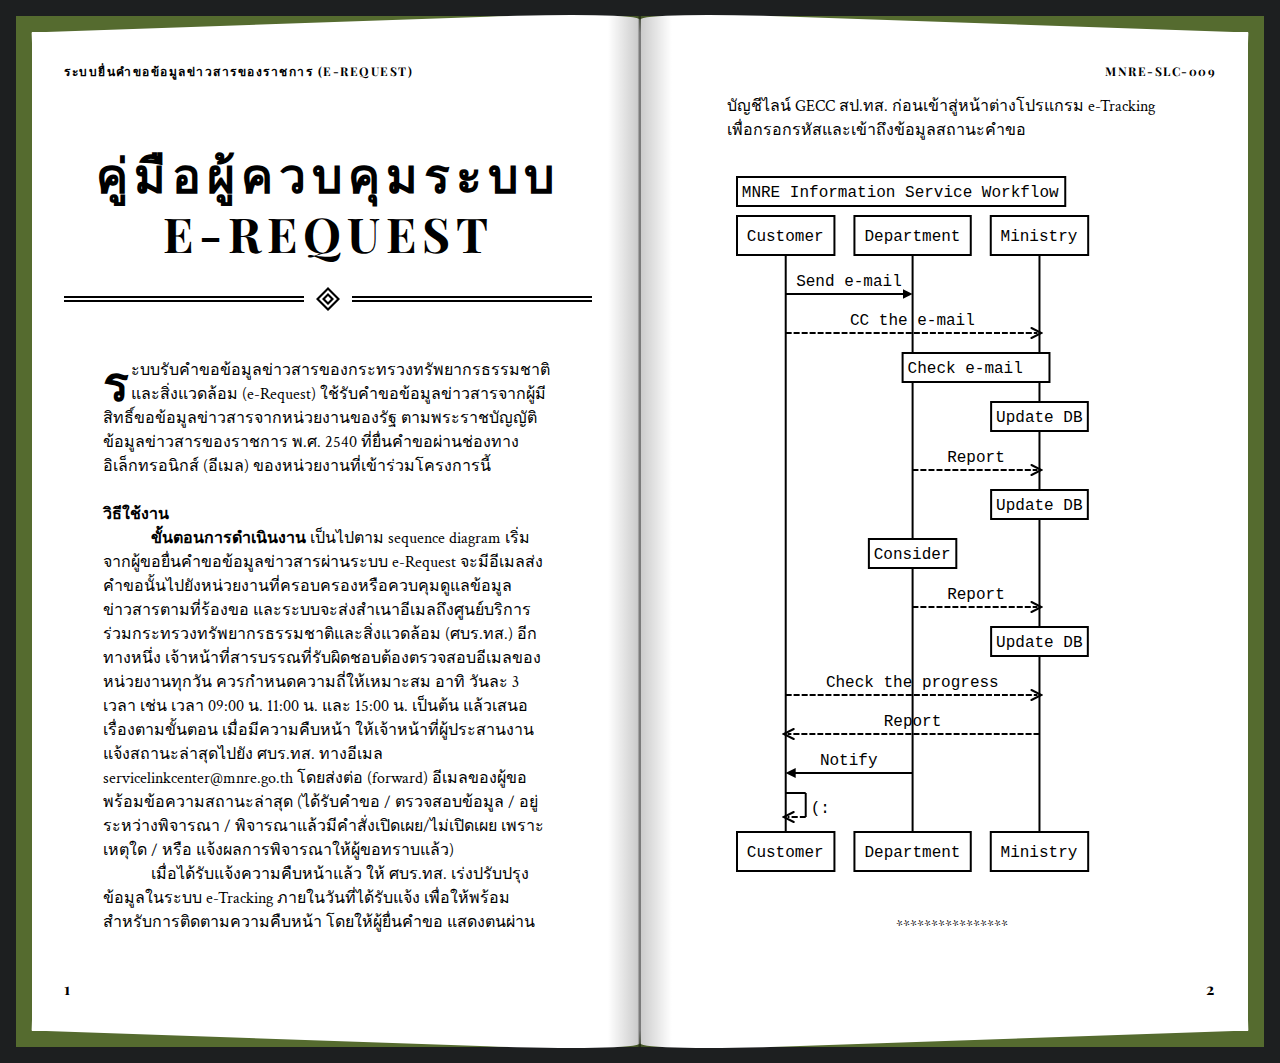
<file: index.html>
<html>
<head><meta http-equiv="Content-Type" content="text/html; charset=UTF-8">
<link rel="stylesheet" href="book.css">
<title>e-Request | Workflow</title>
	<script src="underscore-min.js"></script>
	<script src="raphael-min.js"></script>
	<script src="sequence-diagram-min.js">	</script>
</head>

<body>
<div id="wrapper">
    <div id="container">

        <section class="open-book">
            <header>
                <h1>ระบบยื่นคำขอข้อมูลข่าวสารของราชการ (e-Request)</h1>
                <h6>MNRE-SLC-009</h6>
            </header>
            <article>
    <h2 class="chapter-title">คู่มือผู้ควบคุมระบบ<br> e-Request</h2>

<p>
ระบบรับคำขอข้อมูลข่าวสารของกระทรวงทรัพยากรธรรมชาติและสิ่งแวดล้อม (e-Request) ใช้รับคำขอข้อมูลข่าวสารจากผู้มีสิทธิ์ขอข้อมูลข่าวสารจากหน่วยงานของรัฐ ตามพระราชบัญญัติข้อมูลข่าวสารของราชการ พ.ศ. 2540 ที่ยื่นคำขอผ่านช่องทางอิเล็กทรอนิกส์ (อีเมล) ของหน่วยงานที่เข้าร่วมโครงการนี้</p><br>
<dd>
<strong>วิธีใช้งาน</strong>
</dd>

<p>
</p><p><b>ขั้นตอนการดำเนินงาน</b> เป็นไปตาม sequence diagram เริ่มจากผู้ขอยื่นคำขอข้อมูลข่าวสารผ่านระบบ 	e-Request จะมีอีเมลส่งคำขอนั้นไปยังหน่วยงานที่ครอบครองหรือควบคุมดูแลข้อมูลข่าวสารตามที่ร้องขอ และระบบจะส่งสำเนาอีเมลถึงศูนย์บริการร่วมกระทรวงทรัพยากรธรรมชาติและสิ่งแวดล้อม (ศบร.ทส.) อีกทางหนึ่ง เจ้าหน้าที่สารบรรณที่รับผิดชอบต้องตรวจสอบอีเมลของหน่วยงานทุกวัน ควรกำหนดความถี่ให้เหมาะสม อาทิ วันละ 3 เวลา เช่น เวลา 09:00 น. 11:00 น. และ 15:00 น. เป็นต้น แล้วเสนอเรื่องตามขั้นตอน เมื่อมีความคืบหน้า ให้เจ้าหน้าที่ผู้ประสานงาน แจ้งสถานะล่าสุดไปยัง ศบร.ทส. ทางอีเมล servicelinkcenter@mnre.go.th โดยส่งต่อ (forward) อีเมลของผู้ขอ พร้อมข้อความสถานะล่าสุด (ได้รับคำขอ / ตรวจสอบข้อมูล / อยู่ระหว่างพิจารณา / พิจารณาแล้วมีคำสั่งเปิดเผย/ไม่เปิดเผย เพราะเหตุใด / หรือ แจ้งผลการพิจารณาให้ผู้ขอทราบแล้ว) </p><p>เมื่อได้รับแจ้งความคืบหน้าแล้ว ให้ ศบร.ทส. เร่งปรับปรุงข้อมูลในระบบ e-Tracking ภายในวันที่ได้รับแจ้ง เพื่อให้พร้อมสำหรับการติดตามความคืบหน้า โดยให้ผู้ยื่นคำขอ แสดงตนผ่านบัญชีไลน์ GECC สป.ทส. ก่อนเข้าสู่หน้าต่างโปรแกรม e-Tracking เพื่อกรอกรหัสและเข้าถึงข้อมูลสถานะคำขอ


<pre id="txt" hidden>
title: MNRE Information Service Workflow
Customer->Department:Send e-mail
Customer-->>Ministry: CC the e-mail
note over Department, Ministry: Check e-mail
note over Ministry: Update DB
Department-->>Ministry: Report
note over Ministry: Update DB
note over Department: Consider
Department-->>Ministry: Report
note over Ministry: Update DB
Customer-->>Ministry: Check the progress
Ministry-->>Customer: Report
Department->Customer: Notify
Customer-->>Customer: (:
</pre>

<br>
<dd>
<div id="diagram"></div>
</dd>
<script>
	var diagram = Diagram.parse(document.getElementById('txt').
innerText)

diagram.drawSVG('diagram',{theme:'simple'})
</script>

<br>
<center>****************</center><br>



            </article>
            <footer>
                <ol id="page-numbers">
                    <li>1</li>
                    <li>2</li>
                </ol>
            </footer>
        </section>

    </div>
</div>


</body></html>
</file>
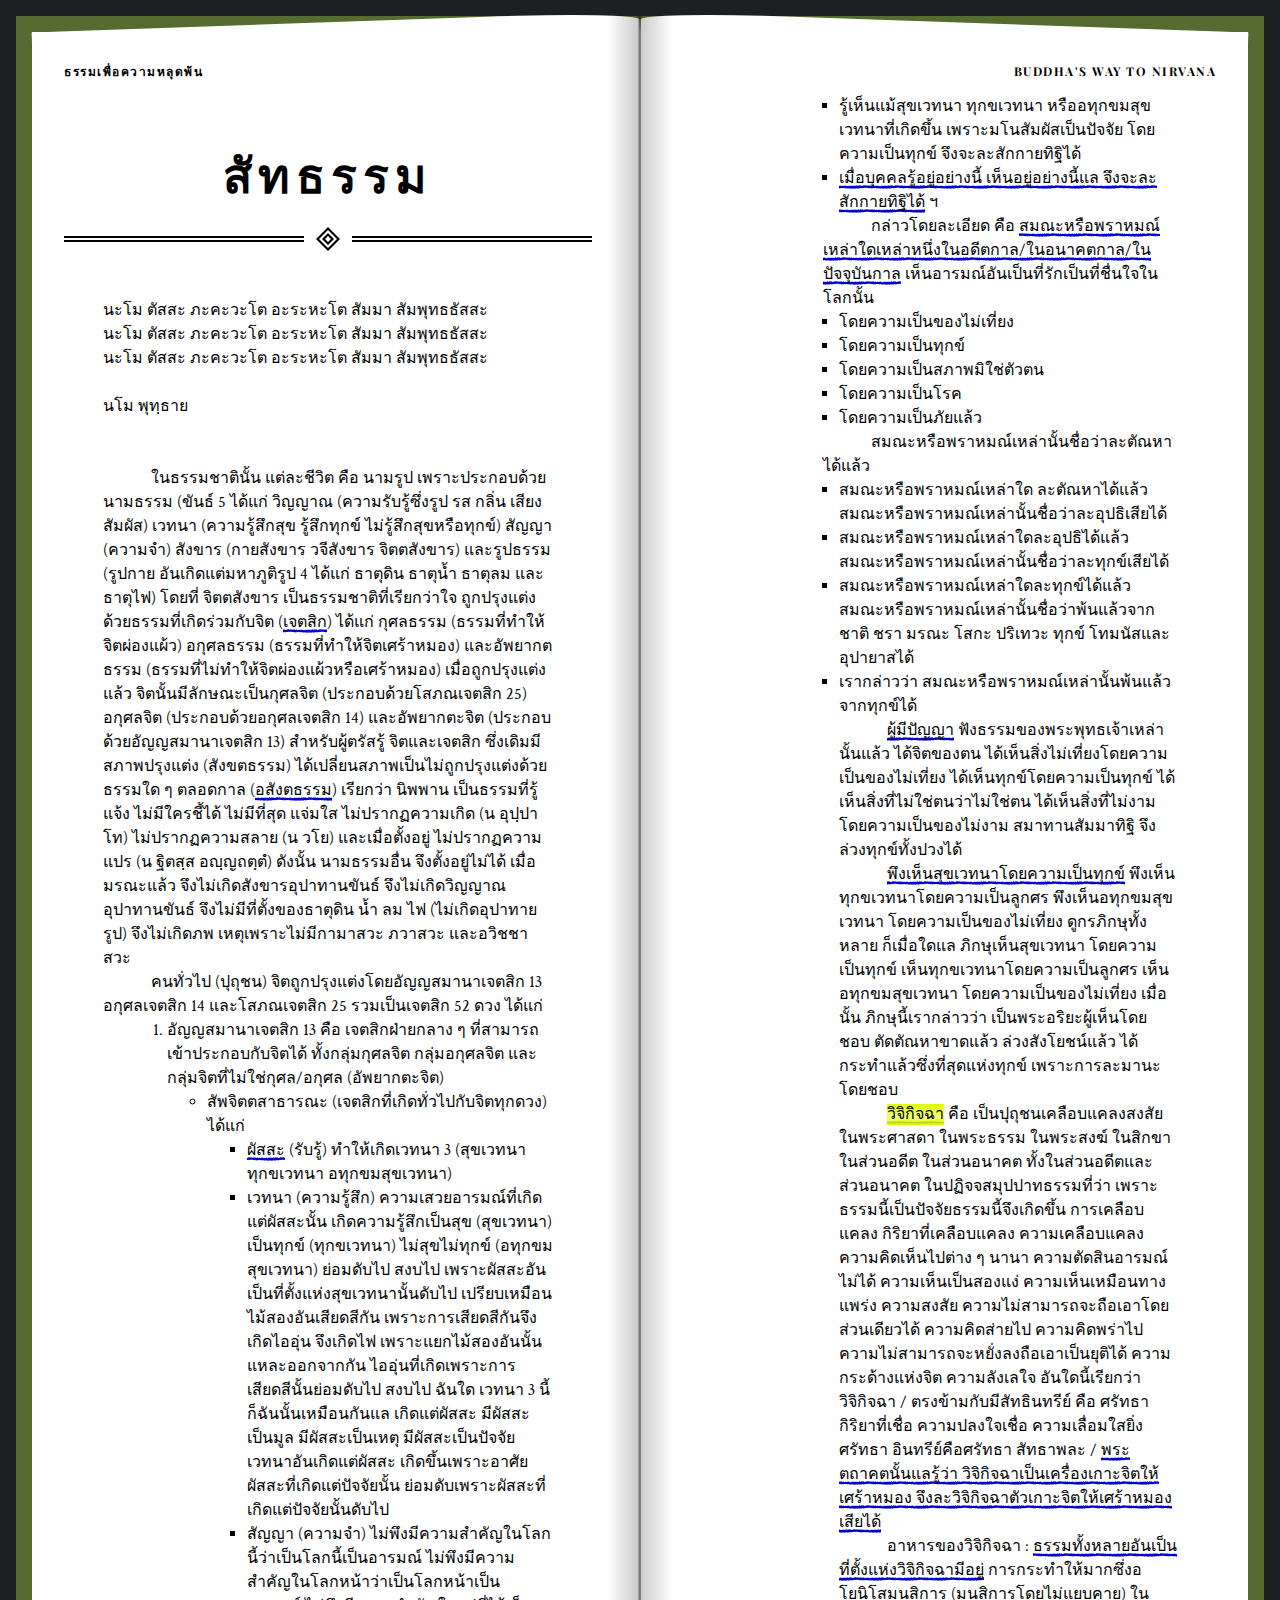
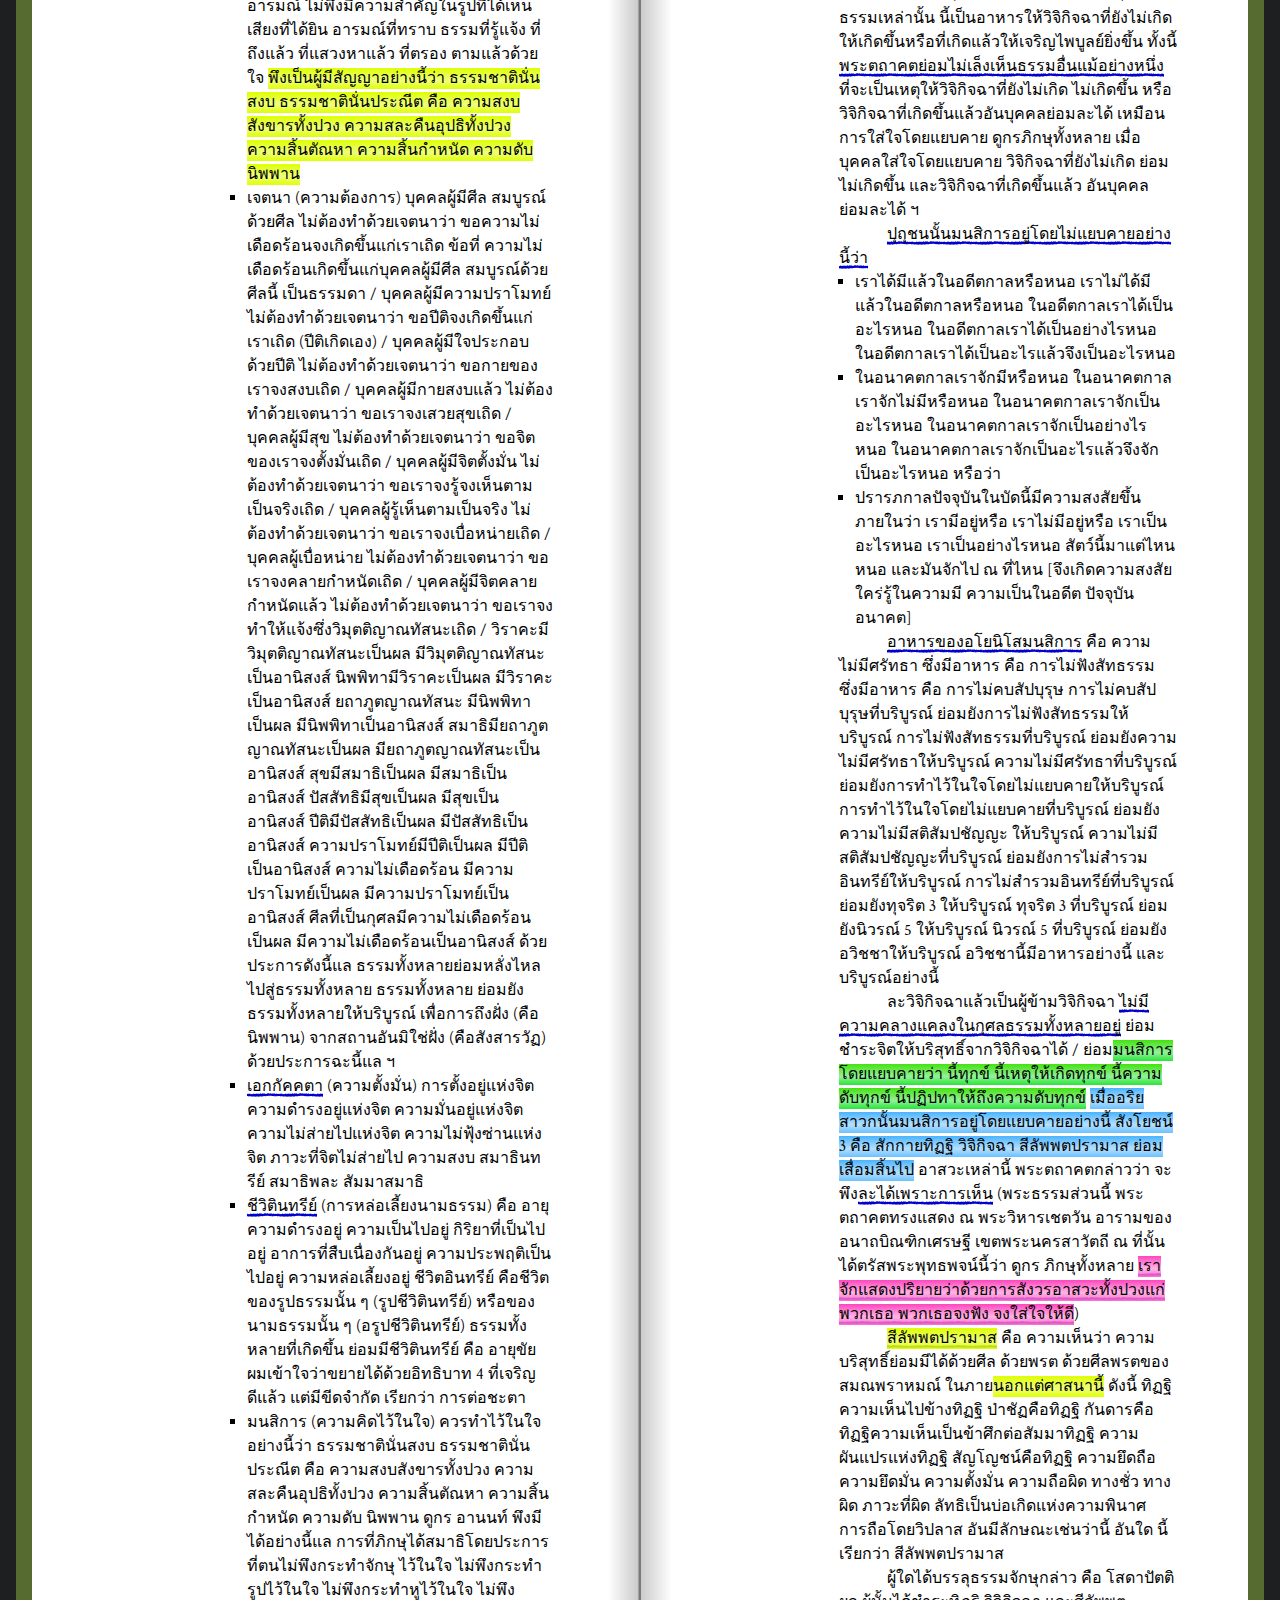
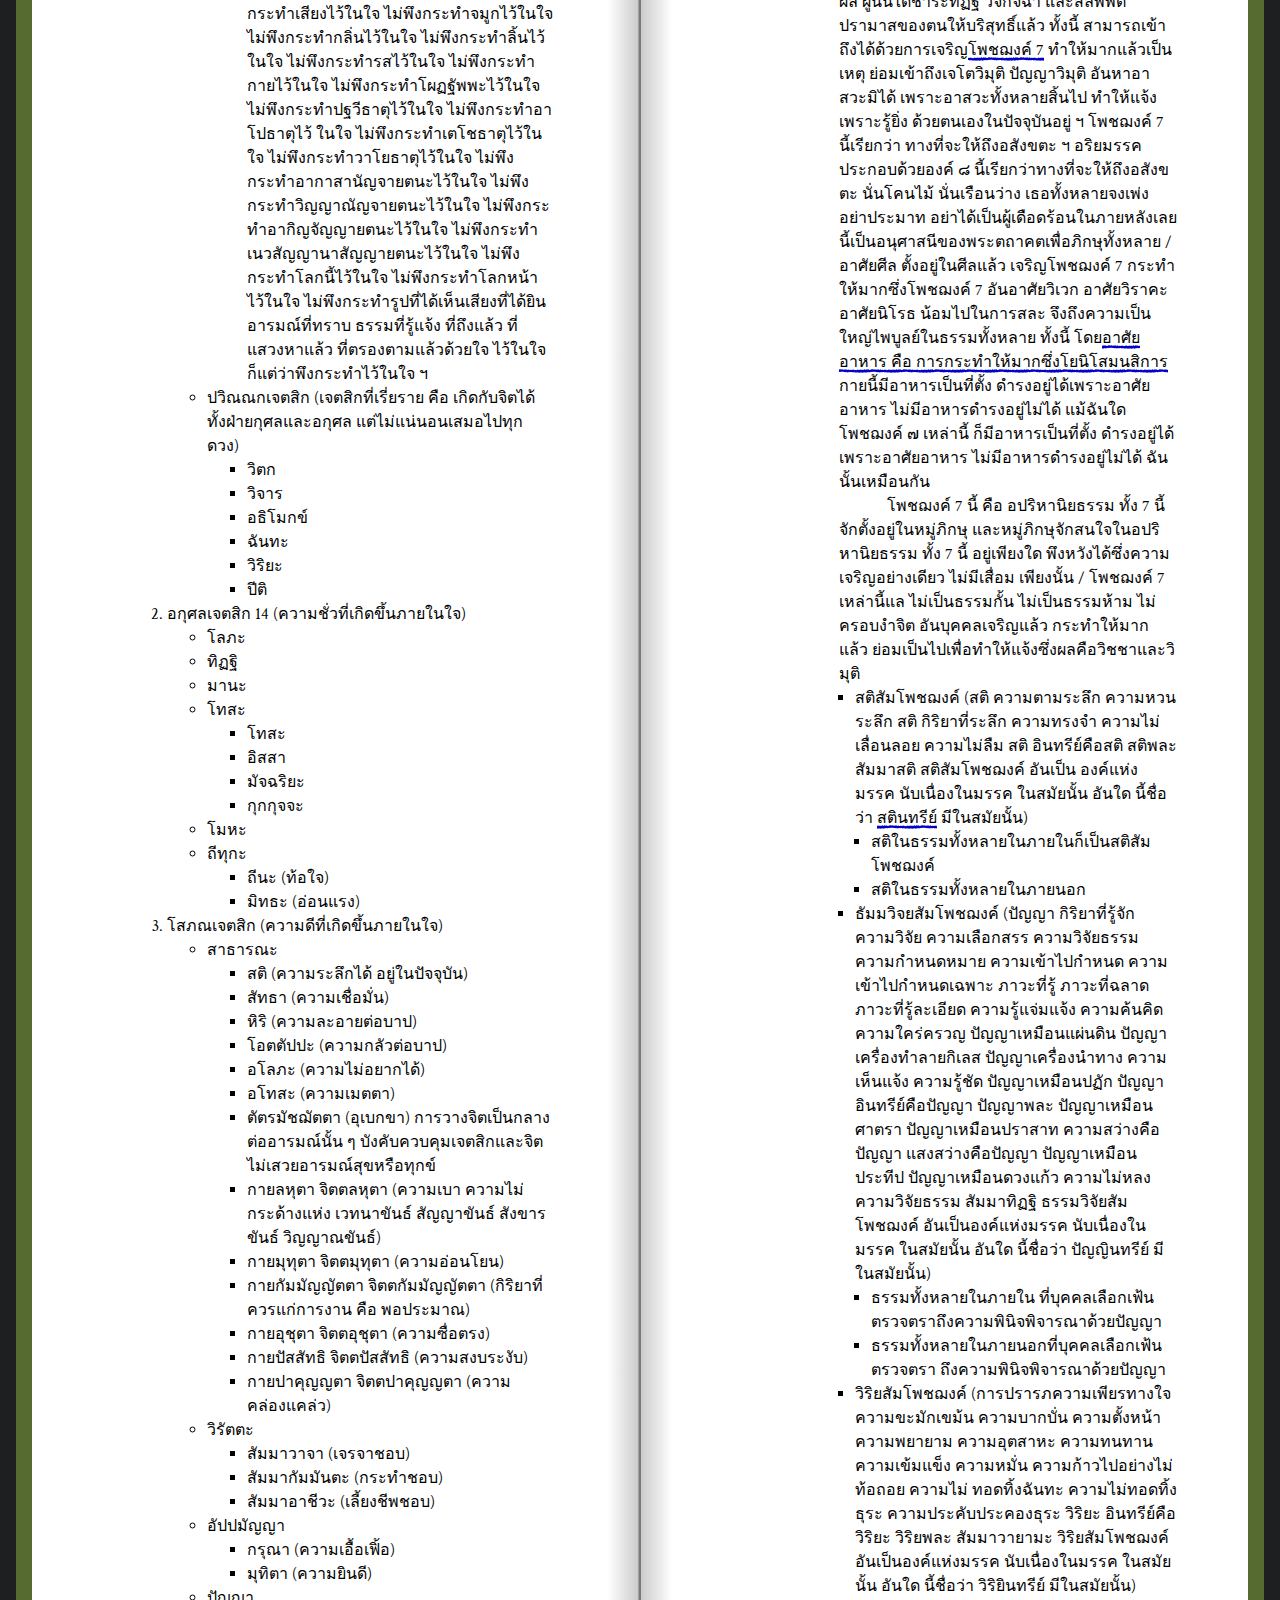
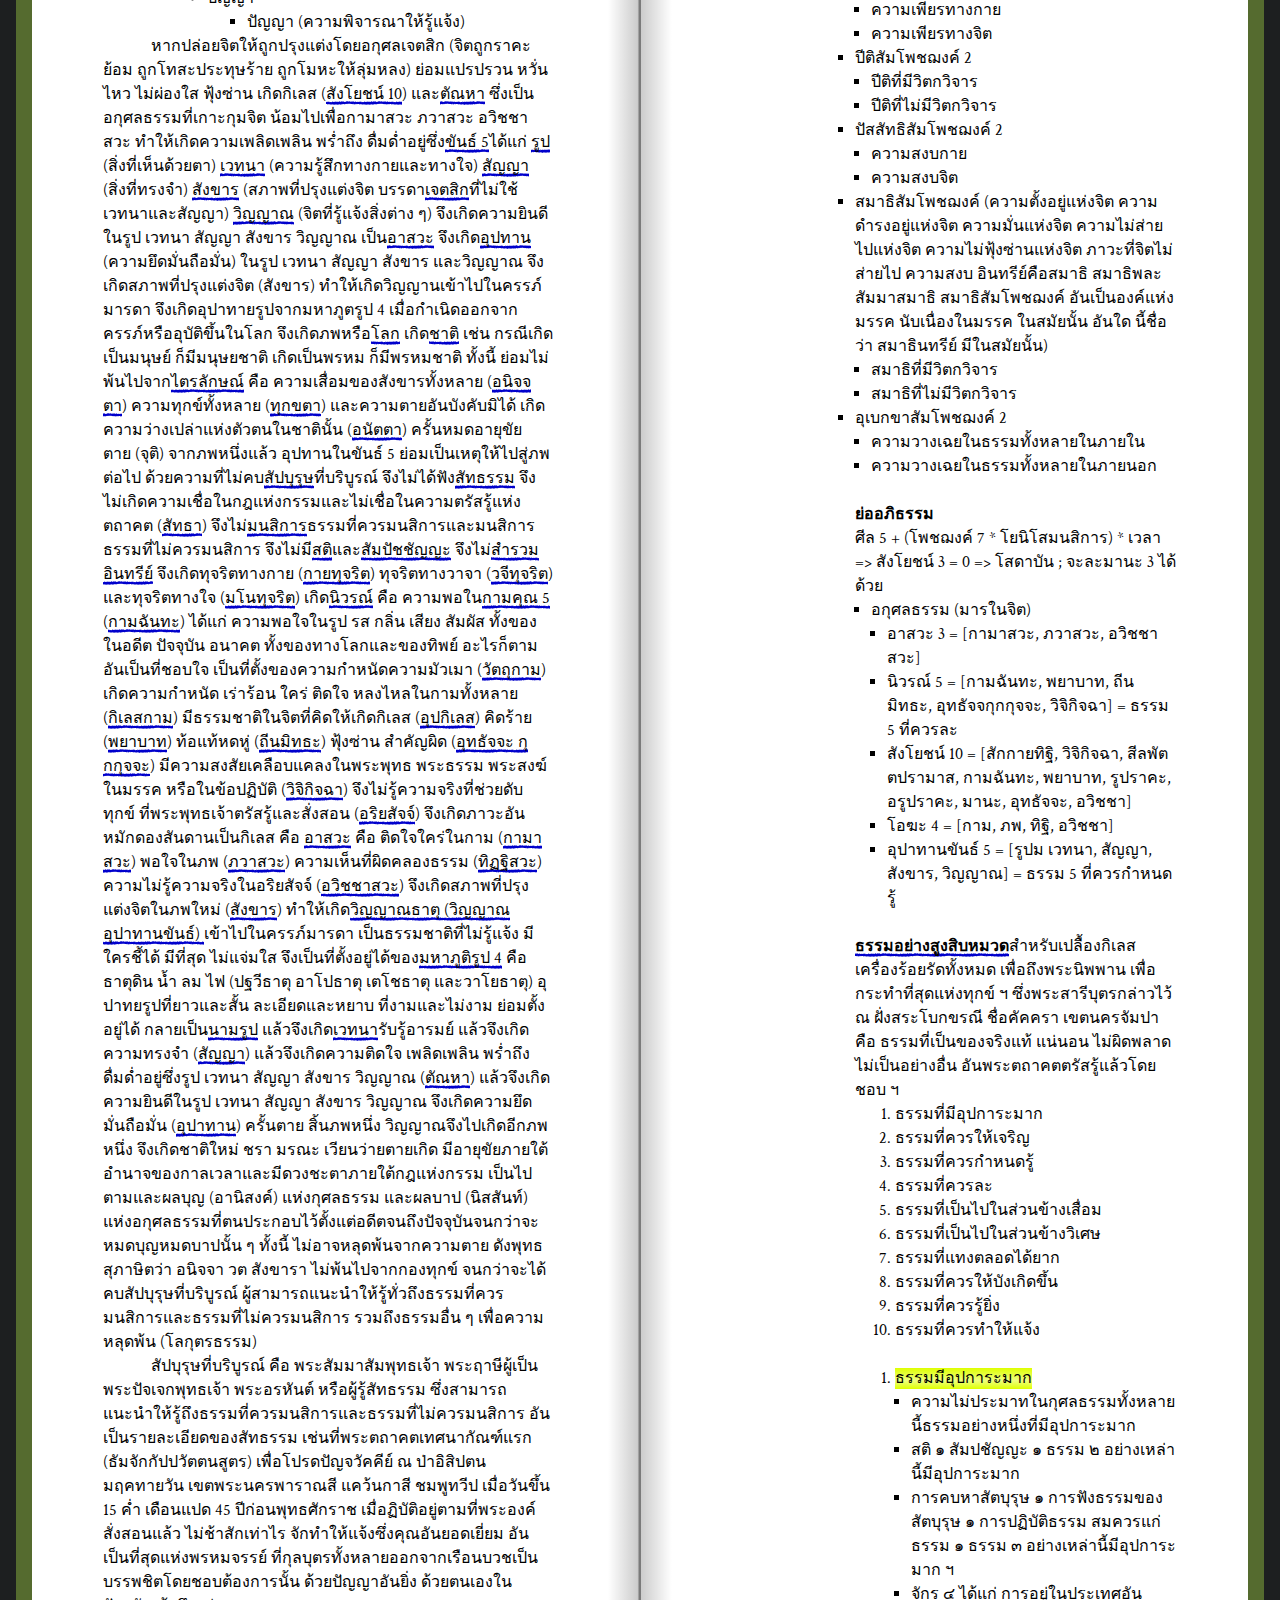
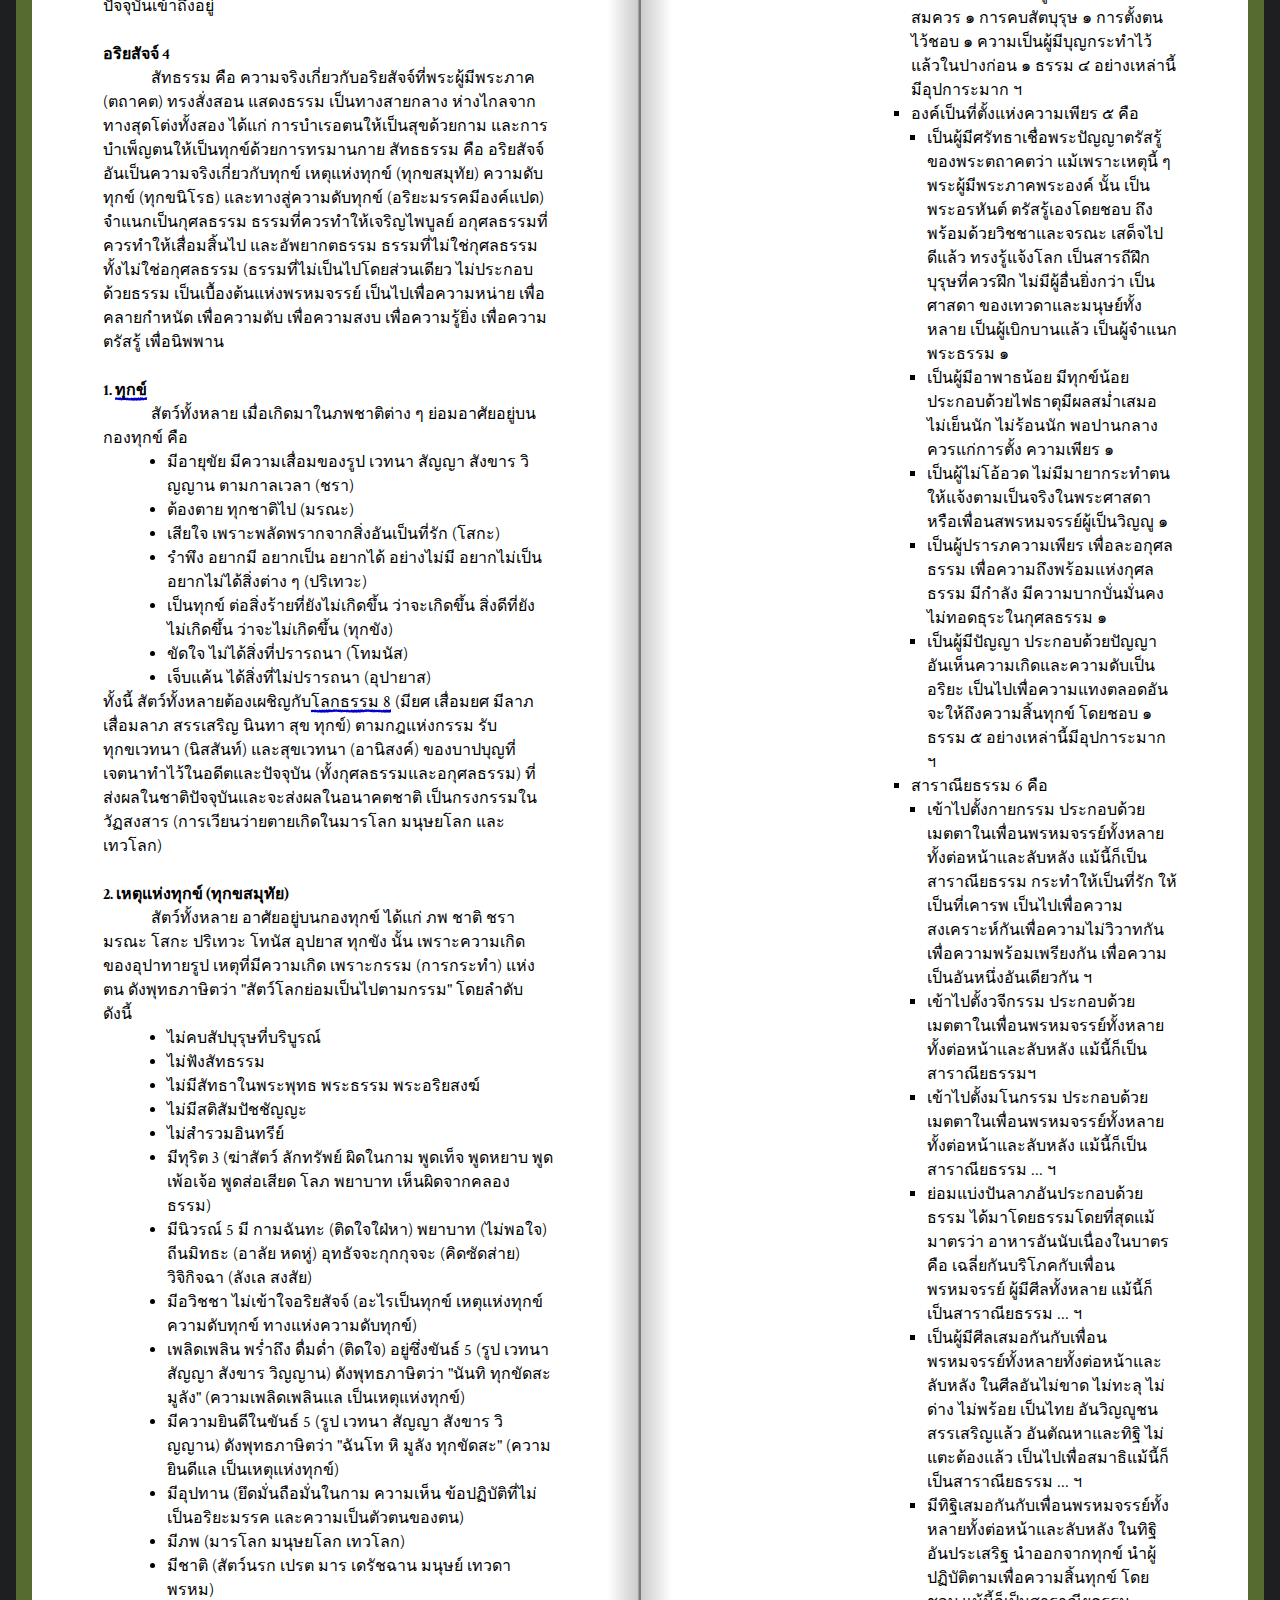
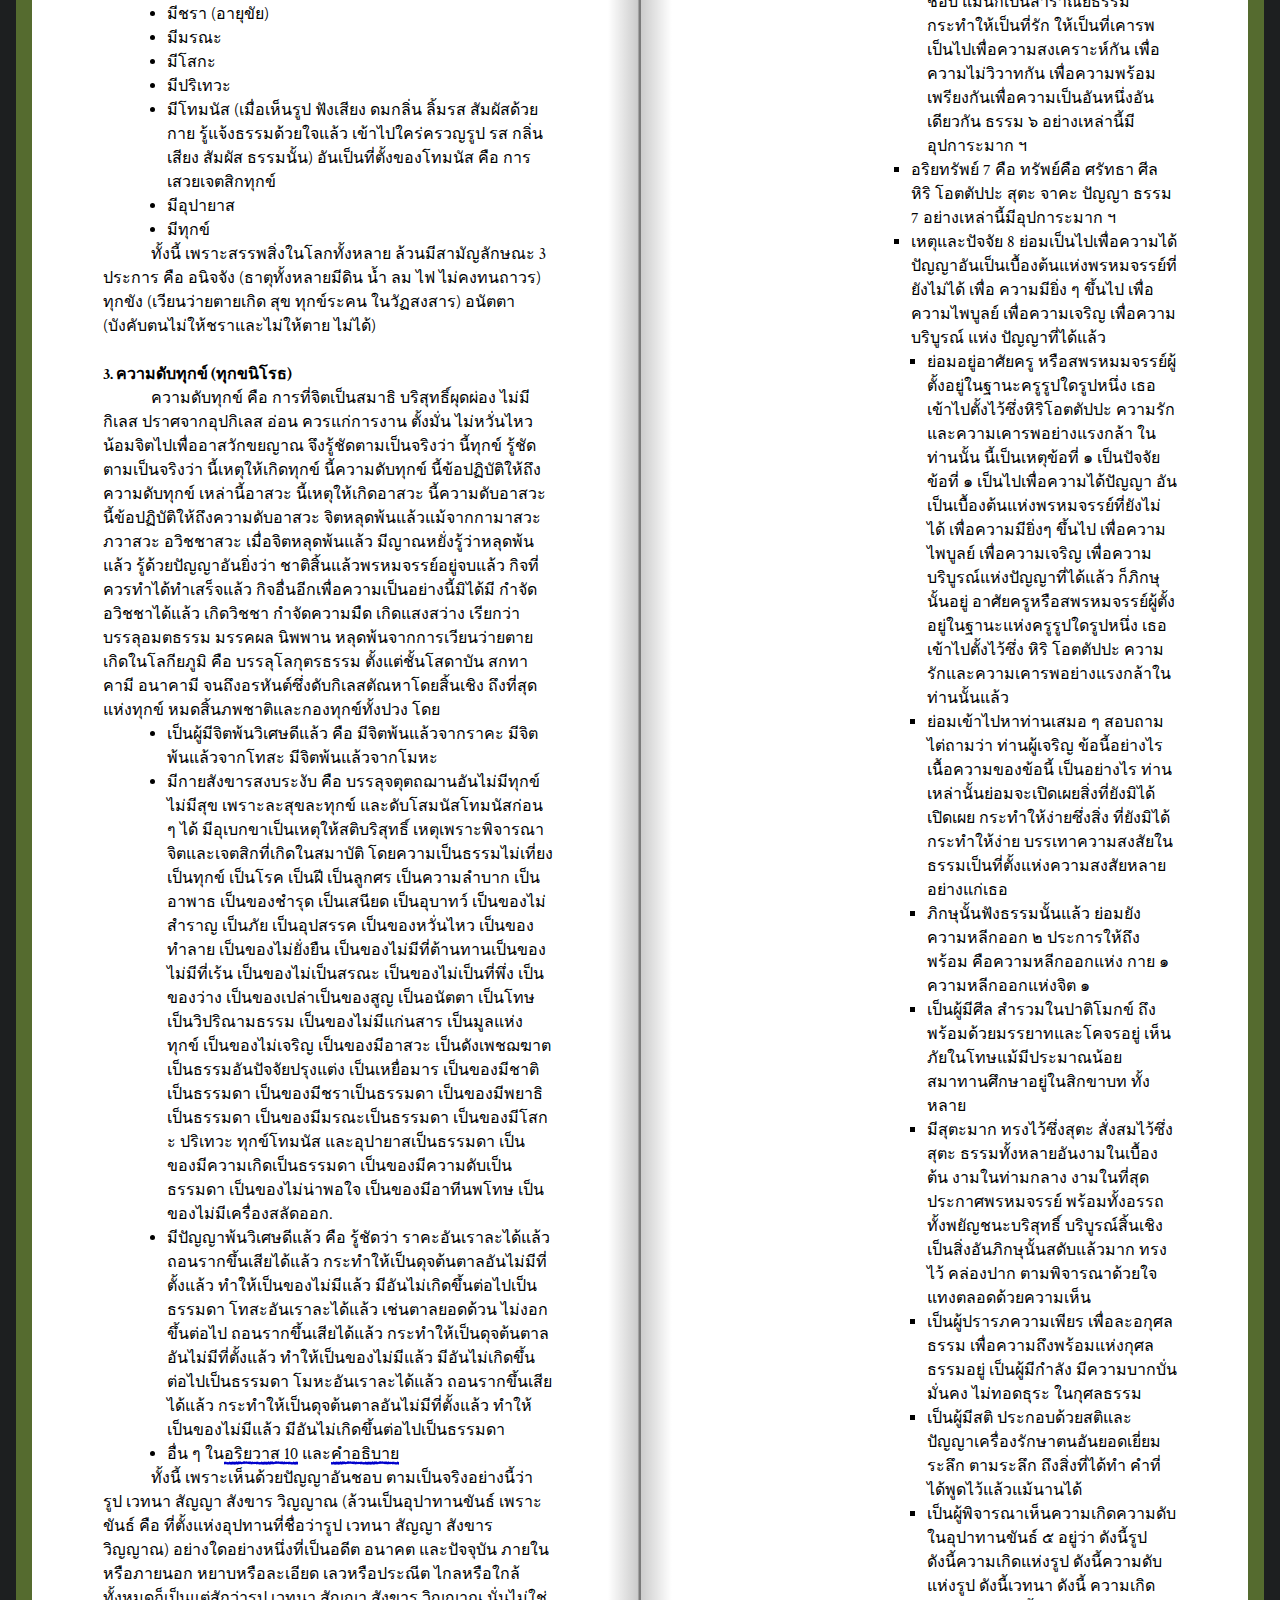
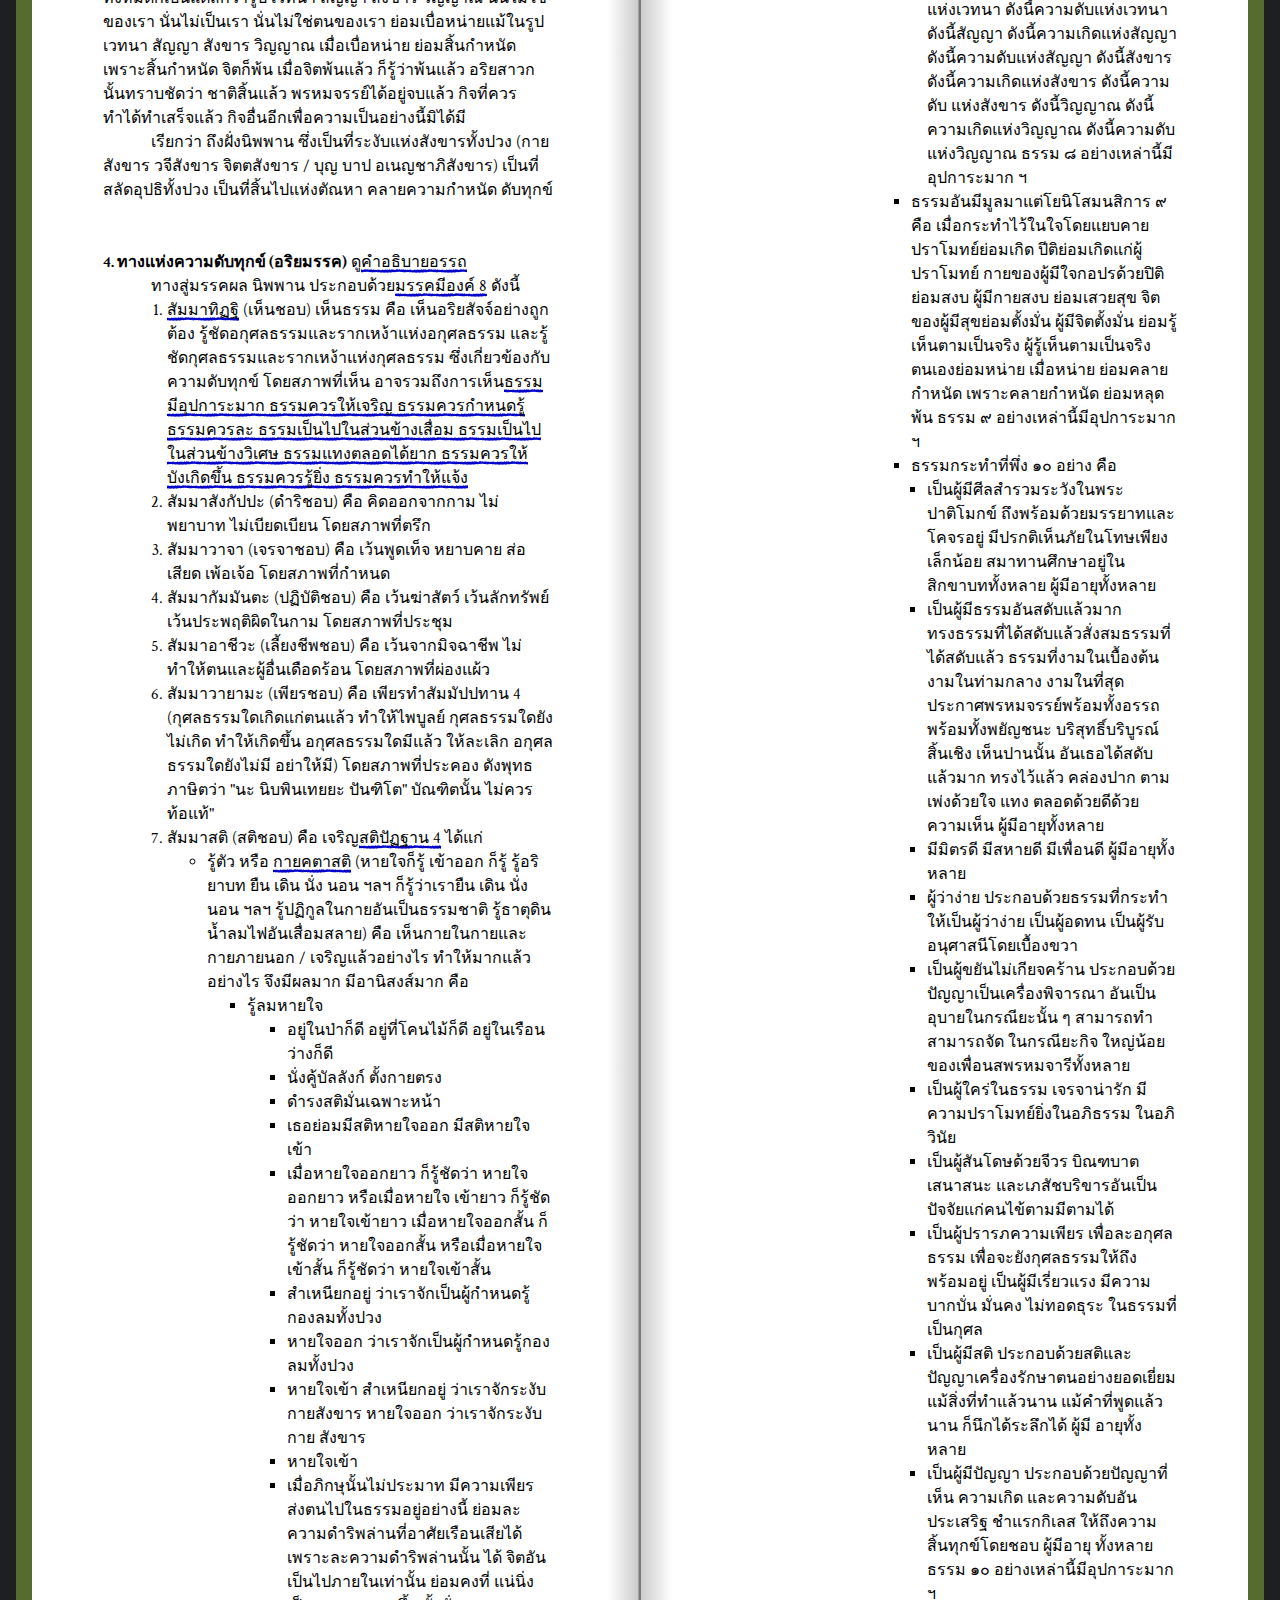
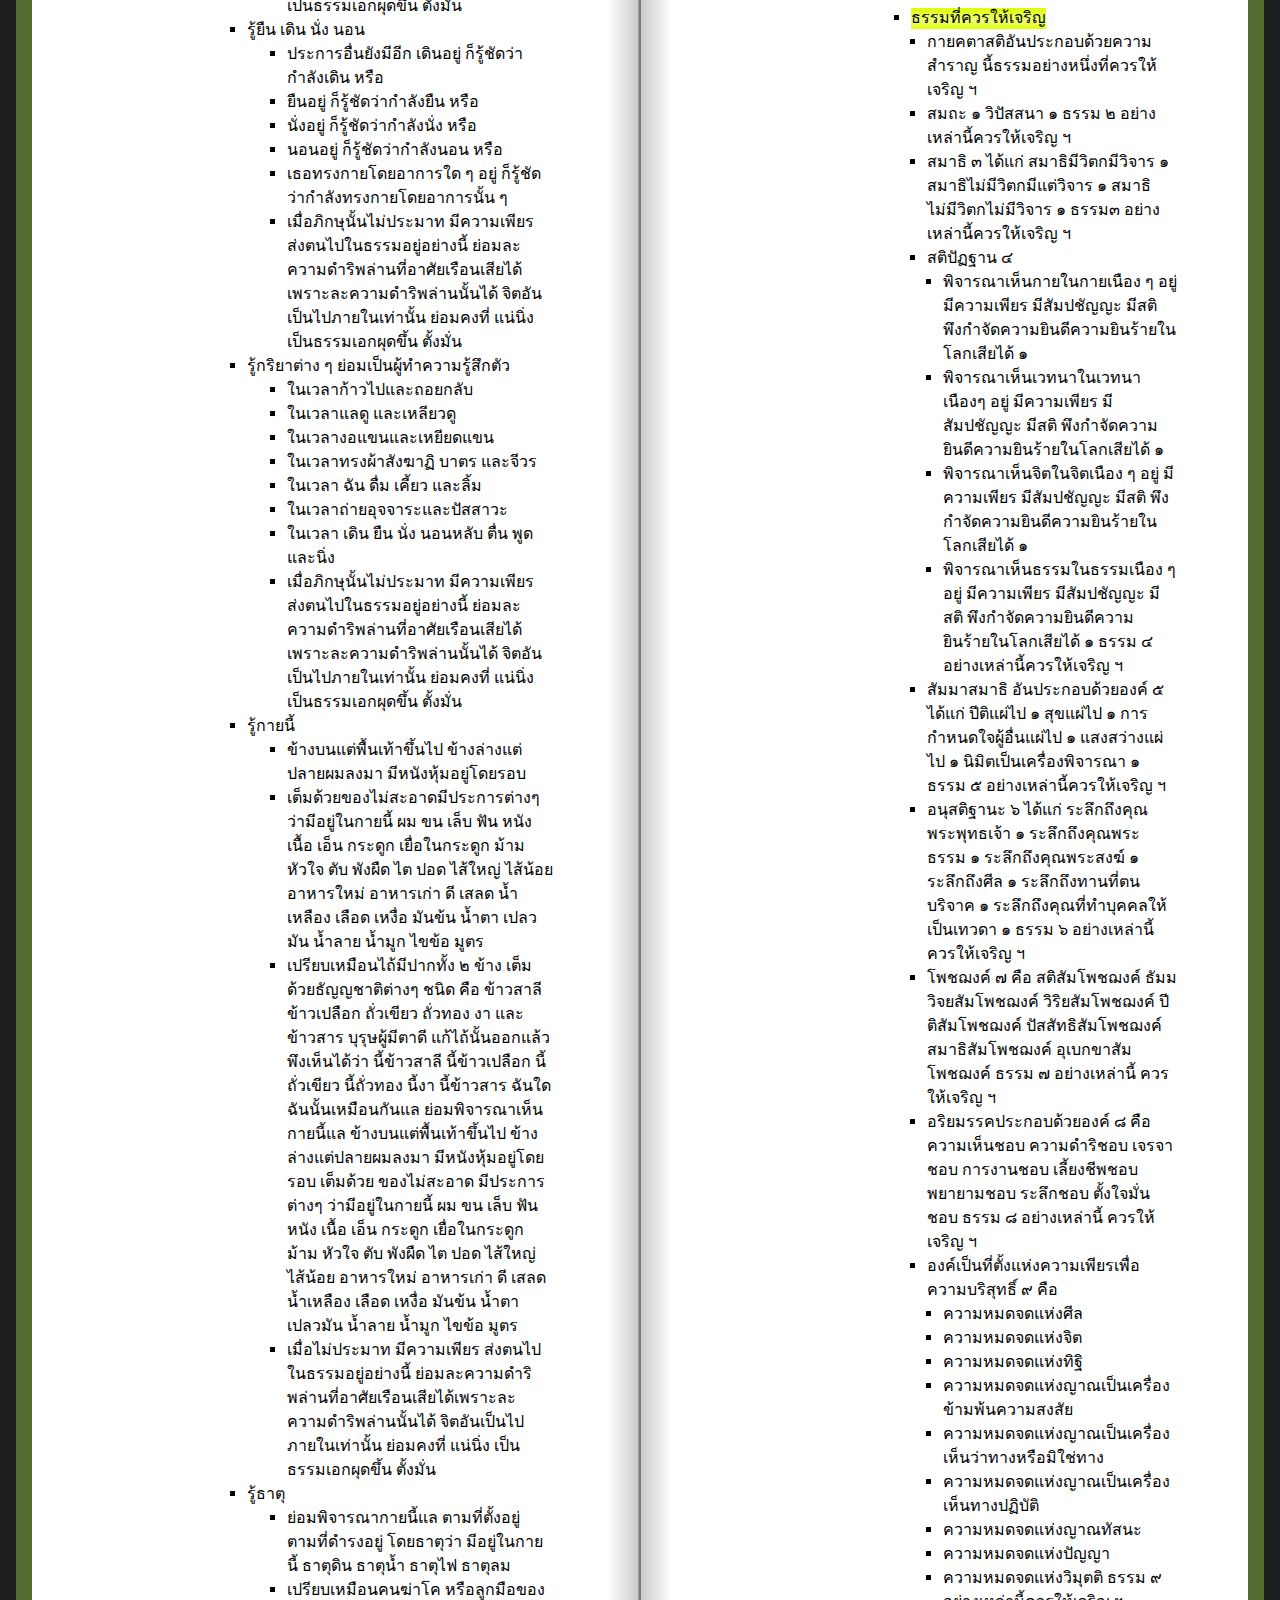
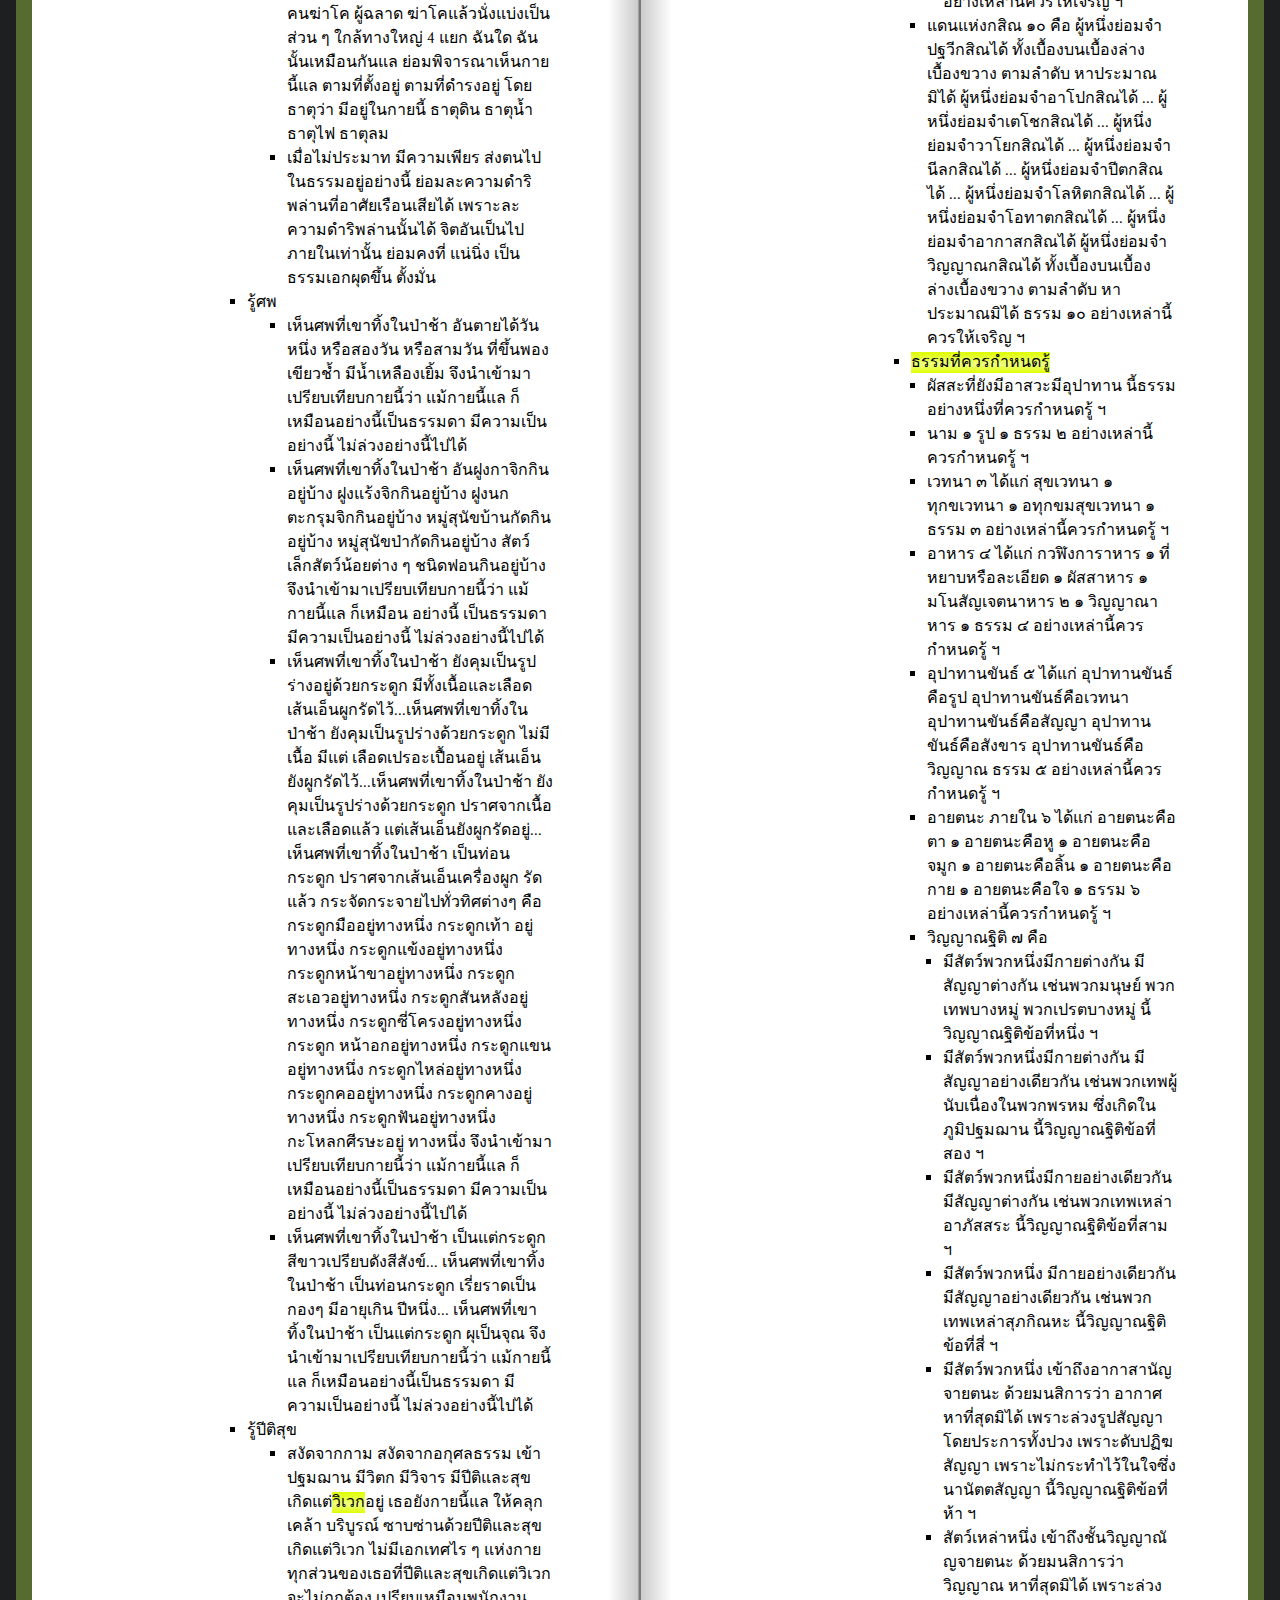
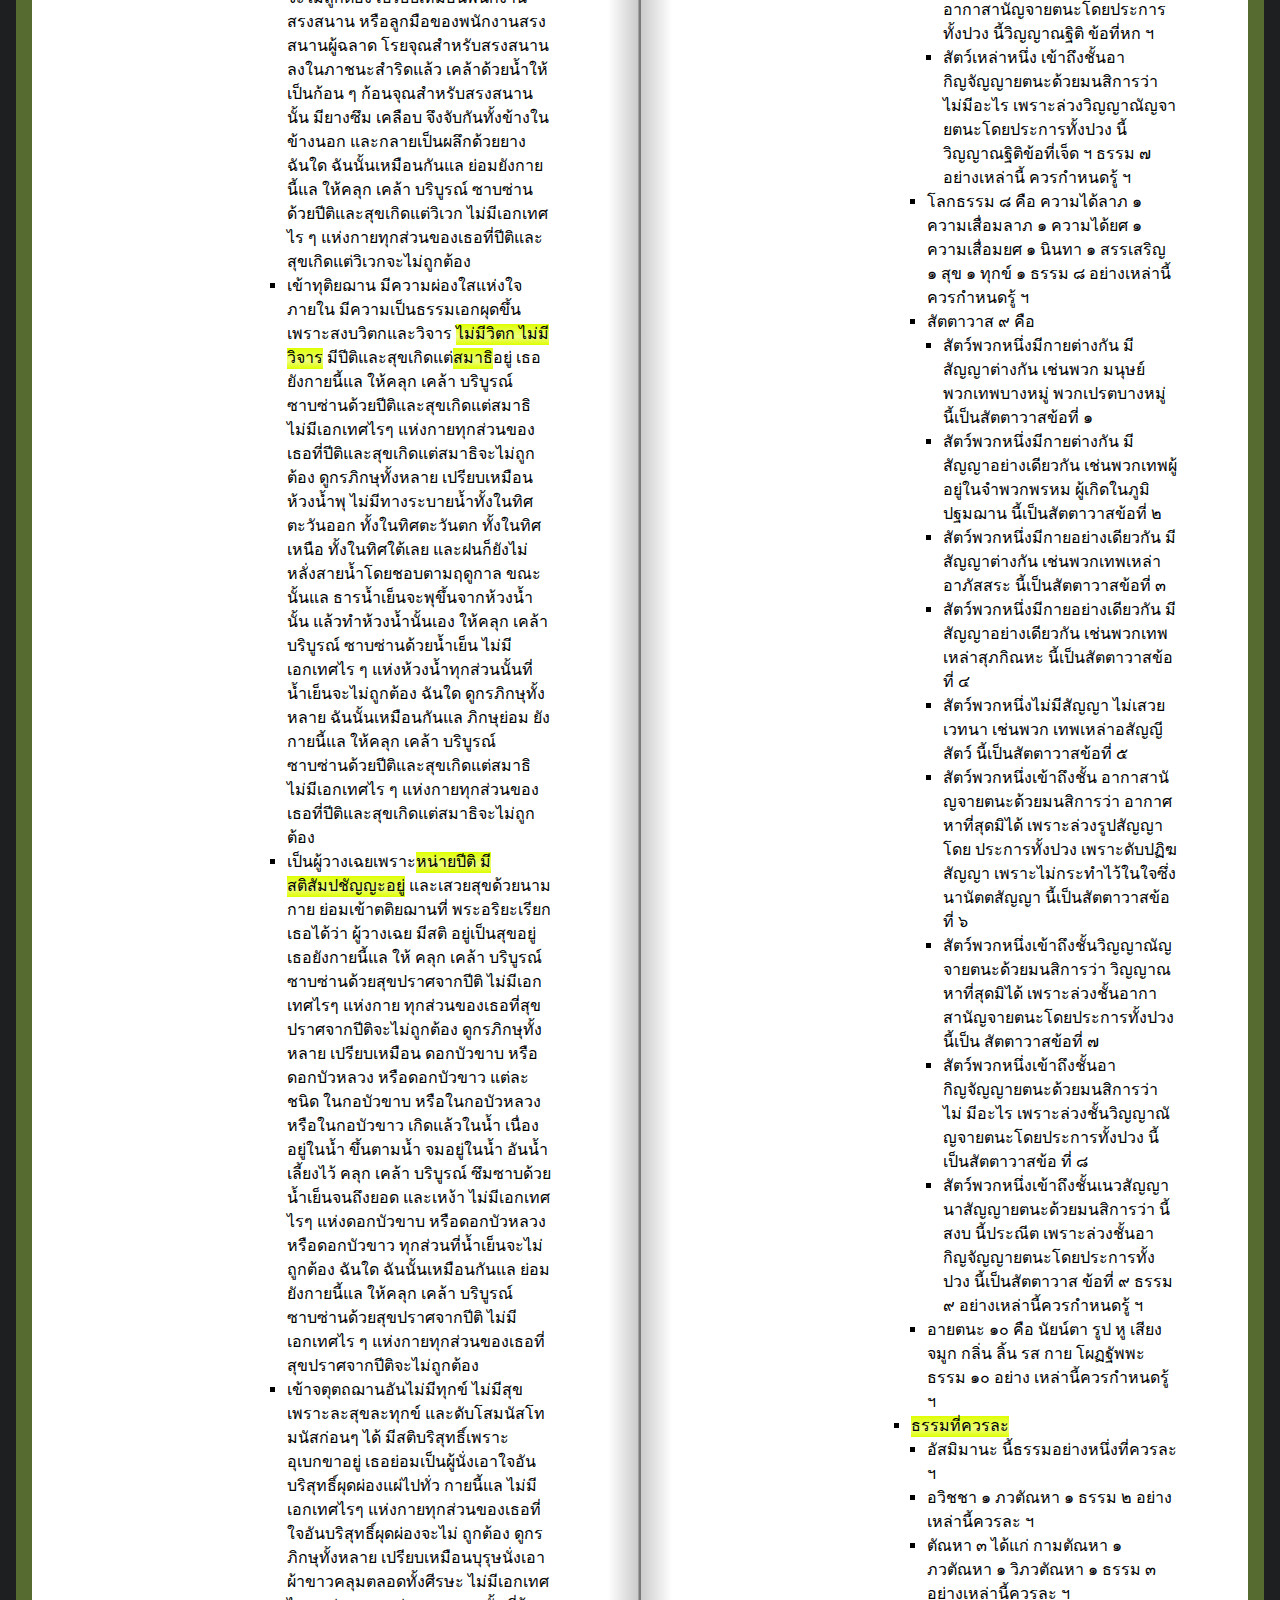
<file: nirvana.html>
<html>
<head><meta http-equiv="Content-Type" content="text/html; charset=UTF-8">
<link rel="stylesheet" href="book.css">
<title>Nirvana</title>
	<script src="underscore-min.js"></script>
	<script src="raphael-min.js"></script>
	<script src="sequence-diagram-min.js">	</script>
</head>

<body>
<div id="wrapper">
    <div id="container">

        <section class="open-book">
            <header>
                <h1>ธรรมเพื่อความหลุดพ้น</h1>
                <h6>Buddha's Way to Nirvana</h6>
            </header>
            <article>
    <h2 class="chapter-title">สัทธรรม</h2>

<dd>นะโม ตัสสะ ภะคะวะโต อะระหะโต สัมมา สัมพุทธธัสสะ<br>
นะโม ตัสสะ ภะคะวะโต อะระหะโต สัมมา สัมพุทธธัสสะ<br>
นะโม ตัสสะ ภะคะวะโต อะระหะโต สัมมา สัมพุทธธัสสะ<br><br>

นโม  พุทฺธาย<br><br>   

</dd>
<br>

<p>
ในธรรมชาตินั้น แต่ละชีวิต คือ นามรูป เพราะประกอบด้วยนามธรรม (ขันธ์ 5 ได้แก่ วิญญาณ (ความรับรู้ซึ่งรูป รส กลิ่น เสียง สัมผัส) เวทนา (ความรู้สึกสุข รู้สึกทุกข์ ไม่รู้สึกสุขหรือทุกข์) สัญญา (ความจำ) สังขาร (กายสังขาร วจีสังขาร จิตตสังขาร) และรูปธรรม (รูปกาย อันเกิดแต่มหาภูติรูป 4 ได้แก่ ธาตุดิน ธาตุน้ำ ธาตุลม และธาตุไฟ) โดยที่ จิตตสังขาร เป็นธรรมชาติที่เรียกว่าใจ ถูกปรุงแต่งด้วยธรรมที่เกิดร่วมกับจิต (<a href="https://th.wikipedia.org/wiki/%E0%B9%80%E0%B8%88%E0%B8%95%E0%B8%AA%E0%B8%B4%E0%B8%81">เจตสิก</a>) ได้แก่ กุศลธรรม (ธรรมที่ทำให้จิตผ่องแผ้ว) อกุศลธรรม (ธรรมที่ทำให้จิตเศร้าหมอง) และอัพยากตธรรม (ธรรมที่ไม่ทำให้จิตผ่องแผ้วหรือเศร้าหมอง) เมื่อถูกปรุงแต่งแล้ว จิตนั้นมีลักษณะเป็นกุศลจิต (ประกอบด้วยโสภณเจตสิก 25) อกุศลจิต (ประกอบด้วยอกุศลเจตสิก 14) และอัพยากตะจิต (ประกอบด้วยอัญญสมานาเจตสิก 13) สำหรับผู้ตรัสรู้ จิตและเจตสิก ซึ่งเดิมมีสภาพปรุงแต่ง (สังขตธรรม) ได้เปลี่ยนสภาพเป็นไม่ถูกปรุงแต่งด้วยธรรมใด ๆ ตลอดกาล (<a href="https://84000.org/tipitaka/dic/d_seek.php?text=%CD%CA%D1%A7%A2%B5%B8%C3%C3%C1&detail=on">อสังตธรรม</a>) เรียกว่า นิพพาน เป็นธรรมที่รู้แจ้ง ไม่มีใครชี้ได้ ไม่มีที่สุด แจ่มใส ไม่ปรากฏความเกิด (น อุปฺปาโท) ไม่ปรากฏความสลาย (น วโย) และเมื่อตั้งอยู่ ไม่ปรากฏความแปร (น ฐิตสฺส อญฺญถตฺตํ) ดังนั้น นามธรรมอื่น จึงตั้งอยู่ไม่ได้ เมื่อมรณะแล้ว จึงไม่เกิดสังขารอุปาทานขันธ์ จึงไม่เกิดวิญญาณอุปาทานขันธ์ จึงไม่มีที่ตั้งของธาตุดิน น้ำ ลม ไฟ (ไม่เกิดอุปาทายรูป) จึงไม่เกิดภพ เหตุเพราะไม่มีกามาสวะ ภวาสวะ และอวิชชาสวะ</p>

<p> คนทั่วไป (ปุถุชน) จิตถูกปรุงแต่งโดยอัญญสมานาเจตสิก 13 อกุศลเจตสิก 14 และโสภณเจตสิก 25 รวมเป็นเจตสิก 52 ดวง ได้แก่
<ol>
<li>อัญญสมานาเจตสิก 13 คือ เจตสิกฝ่ายกลาง ๆ ที่สามารถเข้าประกอบกับจิตได้ ทั้งกลุ่มกุศลจิต กลุ่มอกุศลจิต และกลุ่มจิตที่ไม่ใช่กุศล/อกุศล (อัพยากตะจิต) 
<ul>
<li>สัพจิตตสาธารณะ (เจตสิกที่เกิดทั่วไปกับจิตทุกดวง) ได้แก่
<ul>
<li><a href="https://84000.org/tipitaka/attha/v.php?B=18&A=5763&Z=5791">ผัสสะ</a> (รับรู้) ทำให้เกิดเวทนา 3 (สุขเวทนา ทุกขเวทนา อทุกขมสุขเวทนา)
<li>เวทนา (ความรู้สึก) ความเสวยอารมณ์ที่เกิดแต่ผัสสะนั้น เกิดความรู้สึกเป็นสุข (สุขเวทนา) เป็นทุกข์ (ทุกขเวทนา) ไม่สุขไม่ทุกข์ (อทุกขมสุขเวทนา) ย่อมดับไป
สงบไป เพราะผัสสะอันเป็นที่ตั้งแห่งสุขเวทนานั้นดับไป เปรียบเหมือนไม้สองอันเสียดสีกัน เพราะการเสียดสีกันจึงเกิดไออุ่น จึงเกิดไฟ เพราะแยกไม้สองอันนั้นแหละออกจากกัน ไออุ่นที่เกิดเพราะการเสียดสีนั้นย่อมดับไป สงบไป ฉันใด เวทนา 3 นี้ก็ฉันนั้นเหมือนกันแล เกิดแต่ผัสสะ มีผัสสะเป็นมูล มีผัสสะเป็นเหตุ มีผัสสะเป็นปัจจัย เวทนาอันเกิดแต่ผัสสะ เกิดขึ้นเพราะอาศัยผัสสะที่เกิดแต่ปัจจัยนั้น ย่อมดับเพราะผัสสะที่เกิดแต่ปัจจัยนั้นดับไป
<li>สัญญา (ความจำ) ไม่พึงมีความสำคัญในโลกนี้ว่าเป็นโลกนี้เป็นอารมณ์ ไม่พึงมีความสำคัญในโลกหน้าว่าเป็นโลกหน้าเป็นอารมณ์ ไม่พึงมีความสำคัญในรูปที่ได้เห็นเสียงที่ได้ยิน อารมณ์ที่ทราบ ธรรมที่รู้แจ้ง ที่ถึงแล้ว ที่แสวงหาแล้ว ที่ตรอง
ตามแล้วด้วยใจ  <mark>พึงเป็นผู้มีสัญญาอย่างนี้ว่า ธรรมชาตินั่นสงบ ธรรมชาตินั่นประณีต คือ ความสงบสังขารทั้งปวง ความสละคืนอุปธิทั้งปวง ความสิ้นตัณหา ความสิ้นกำหนัด ความดับ นิพพาน</mark>
<li>เจตนา (ความต้องการ) บุคคลผู้มีศีล สมบูรณ์ด้วยศีล ไม่ต้องทำด้วยเจตนาว่า ขอความไม่เดือดร้อนจงเกิดขึ้นแก่เราเถิด ข้อที่ ความไม่เดือดร้อนเกิดขึ้นแก่บุคคลผู้มีศีล สมบูรณ์ด้วยศีลนี้ เป็นธรรมดา /  บุคคลผู้มีความปราโมทย์ ไม่ต้องทำด้วยเจตนาว่า ขอปีติจงเกิดขึ้นแก่เราเถิด (ปีติเกิดเอง) / บุคคลผู้มีใจประกอบด้วยปีติ ไม่ต้องทำด้วยเจตนาว่า ขอกายของเราจงสงบเถิด / บุคคลผู้มีกายสงบแล้ว ไม่ต้องทำด้วยเจตนาว่า ขอเราจงเสวยสุขเถิด / บุคคลผู้มีสุข ไม่ต้องทำด้วยเจตนาว่า ขอจิตของเราจงตั้งมั่นเถิด / บุคคลผู้มีจิตตั้งมั่น ไม่ต้องทำด้วยเจตนาว่า ขอเราจงรู้จงเห็นตามเป็นจริงเถิด / บุคคลผู้รู้เห็นตามเป็นจริง ไม่ต้องทำด้วยเจตนาว่า ขอเราจงเบื่อหน่ายเถิด / บุคคลผู้เบื่อหน่าย ไม่ต้องทำด้วยเจตนาว่า ขอเราจงคลายกำหนัดเถิด / บุคคลผู้มีจิตคลายกำหนัดแล้ว ไม่ต้องทำด้วยเจตนาว่า ขอเราจงทำให้แจ้งซึ่งวิมุตติญาณทัสนะเถิด / วิราคะมีวิมุตติญาณทัสนะเป็นผล มีวิมุตติญาณทัสนะเป็นอานิสงส์ นิพพิทามีวิราคะเป็นผล มีวิราคะเป็นอานิสงส์ ยถาภูตญาณทัสนะ มีนิพพิทาเป็นผล มีนิพพิทาเป็นอานิสงส์ สมาธิมียถาภูตญาณทัสนะเป็นผล มียถาภูตญาณทัสนะเป็นอานิสงส์ สุขมีสมาธิเป็นผล มีสมาธิเป็นอานิสงส์ ปัสสัทธิมีสุขเป็นผล มีสุขเป็นอานิสงส์ ปีติมีปัสสัทธิเป็นผล มีปัสสัทธิเป็นอานิสงส์ ความปราโมทย์มีปีติเป็นผล มีปีติเป็นอานิสงส์ ความไม่เดือดร้อน มีความปราโมทย์เป็นผล มีความปราโมทย์เป็นอานิสงส์ ศีลที่เป็นกุศลมีความไม่เดือดร้อนเป็นผล มีความไม่เดือดร้อนเป็นอานิสงส์ ด้วยประการดังนี้แล ธรรมทั้งหลายย่อมหลั่งไหลไปสู่ธรรมทั้งหลาย ธรรมทั้งหลาย ย่อมยังธรรมทั้งหลายให้บริบูรณ์ เพื่อการถึงฝั่ง (คือนิพพาน) จากสถานอันมิใช่ฝั่ง (คือสังสารวัฏ) ด้วยประการฉะนี้แล ฯ
 
<li><a href="https://uttayarndham.org/%E0%B8%98%E0%B8%A3%E0%B8%A3%E0%B8%A1%E0%B8%B2%E0%B8%99%E0%B8%B8%E0%B8%81%E0%B8%A3%E0%B8%A1/1227/%E0%B8%AD-%E0%B9%80%E0%B8%AD%E0%B8%81%E0%B8%B1%E0%B8%84%E0%B8%84%E0%B8%95%E0%B8%B2">เอกกัคคตา</a> (ความตั้งมั่น) การตั้งอยู่แห่งจิต  ความดำรงอยู่แห่งจิต ความมั่นอยู่แห่งจิต ความไม่ส่ายไปแห่งจิต ความไม่ฟุ้งซ่านแห่งจิต ภาวะที่จิตไม่ส่ายไป ความสงบ สมาธินทรีย์ สมาธิพละ  สัมมาสมาธิ 
<li><a href="https://84000.org/tipitaka/pitaka_item/item.php?book=35&item=238&items=1&preline=&pagebreak=0">ชีวิตินทรีย์</a> (การหล่อเลี้ยงนามธรรม) คือ อายุ ความดำรงอยู่ ความเป็นไปอยู่ กิริยาที่เป็นไปอยู่ อาการที่สืบเนื่องกันอยู่ ความประพฤติเป็นไปอยู่ ความหล่อเลี้ยงอยู่ ชีวิตอินทรีย์ คือชีวิต ของรูปธรรมนั้น ๆ (รูปชีวิตินทรีย์) หรือของนามธรรมนั้น ๆ  (อรูปชีวิตินทรีย์) ธรรมทั้งหลายที่เกิดขึ้น ย่อมมีชีวิตินทรีย์ คือ อายุขัย ผมเข้าใจว่าขยายได้ด้วยอิทธิบาท 4 ที่เจริญดีแล้ว แต่มีขีดจำกัด เรียกว่า การต่อชะตา
<li>มนสิการ (ความคิดไว้ในใจ)  ควรทำไว้ในใจอย่างนี้ว่า ธรรมชาตินั่นสงบ ธรรมชาตินั่นประณีต คือ ความสงบสังขารทั้งปวง ความสละคืนอุปธิทั้งปวง ความสิ้นตัณหา ความสิ้นกำหนัด ความดับ นิพพาน ดูกร อานนท์ พึงมีได้อย่างนี้แล การที่ภิกษุได้สมาธิโดยประการที่ตนไม่พึงกระทำจักษุ
ไว้ในใจ ไม่พึงกระทำรูปไว้ในใจ ไม่พึงกระทำหูไว้ในใจ ไม่พึงกระทำเสียงไว้ในใจ ไม่พึงกระทำจมูกไว้ในใจ ไม่พึงกระทำกลิ่นไว้ในใจ ไม่พึงกระทำลิ้นไว้ในใจ ไม่พึงกระทำรสไว้ในใจ ไม่พึงกระทำกายไว้ในใจ ไม่พึงกระทำโผฏฐัพพะไว้ในใจ ไม่พึงกระทำปฐวีธาตุไว้ในใจ ไม่พึงกระทำอาโปธาตุไว้
ในใจ ไม่พึงกระทำเตโชธาตุไว้ในใจ ไม่พึงกระทำวาโยธาตุไว้ในใจ ไม่พึงกระทำอากาสานัญจายตนะไว้ในใจ ไม่พึงกระทำวิญญาณัญจายตนะไว้ในใจ ไม่พึงกระทำอากิญจัญญายตนะไว้ในใจ ไม่พึงกระทำเนวสัญญานาสัญญายตนะไว้ในใจ ไม่พึงกระทำโลกนี้ไว้ในใจ ไม่พึงกระทำโลกหน้าไว้ในใจ ไม่พึงกระทำรูปที่ได้เห็นเสียงที่ได้ยิน อารมณ์ที่ทราบ ธรรมที่รู้แจ้ง ที่ถึงแล้ว ที่แสวงหาแล้ว ที่ตรองตามแล้วด้วยใจ ไว้ในใจ ก็แต่ว่าพึงกระทำไว้ในใจ ฯ
</ul>
<li>ปวิณณกเจตสิก (เจตสิกที่เรี่ยราย คือ เกิดกับจิตได้ทั้งฝ่ายกุศลและอกุศล แต่ไม่แน่นอนเสมอไปทุกดวง)
<ul>
<li>วิตก
<li>วิจาร
<li>อธิโมกข์
<li>ฉันทะ
<li>วิริยะ
<li>ปีติ
</ul>
</ul>
<li>อกุศลเจตสิก 14 (ความชั่วที่เกิดขึ้นภายในใจ)
<ul>
<li>โลภะ
<li>ทิฏฐิ
<li>มานะ
<li>โทสะ
<ul>
<li>โทสะ
<li>อิสสา
<li>มัจฉริยะ
<li>กุกกุจจะ
</ul>
<li>โมหะ
<li>ถีทุกะ
<ul>
<li>ถีนะ (ท้อใจ)
<li>มิทธะ (อ่อนแรง)
</ul>
</ul>
<li>โสภณเจตสิก (ความดีที่เกิดขึ้นภายในใจ)
<ul>
<li>สาธารณะ
<ul>
<li>สติ (ความระลึกได้ อยู่ในปัจจุบัน)
<li>สัทธา (ความเชื่อมั่น)
<li>หิริ (ความละอายต่อบาป) 
<li>โอตตัปปะ (ความกลัวต่อบาป)
<li>อโลภะ (ความไม่อยากได้)
<li>อโทสะ (ความเมตตา) 
<li>ตัตรมัชฌัตตา (อุเบกขา) การวางจิตเป็นกลางต่ออารมณ์นั้น ๆ บังคับควบคุมเจตสิกและจิต ไม่เสวยอารมณ์สุขหรือทุกข์
<li>กายลหุตา จิตตลหุตา (ความเบา ความไม่กระด้างแห่ง เวทนาขันธ์ สัญญาขันธ์ สังขารขันธ์ วิญญาณขันธ์)
<li>กายมุทุตา จิตตมุทุตา (ความอ่อนโยน)
<li>กายกัมมัญญัตตา จิตตกัมมัญญัตตา (กิริยาที่ควรแก่การงาน คือ พอประมาณ)
<li>กายอุชุตา จิตตอุชุตา (ความซื่อตรง)
<li>กายปัสสัทธิ จิตตปัสสัทธิ (ความสงบระงับ)
<li>กายปาคุญญตา จิตตปาคุญญตา (ความคล่องแคล่ว)
</ul>
<li>วิรัตตะ
<ul>
<li>สัมมาวาจา (เจรจาชอบ)
<li>สัมมากัมมันตะ (กระทำชอบ)
<li>สัมมาอาชีวะ (เลี้ยงชีพชอบ)
</ul>
<li>อัปปมัญญา
<ul>
<li>กรุณา (ความเอื้อเฟิ้อ)
<li>มุทิตา (ความยินดี)
</ul>

<li>ปัญญา
<ul>
<li>ปัญญา (ความพิจารณาให้รู้แจ้ง)
</ul>
</ul>

</ol> 
 
</p>

<p>
หากปล่อยจิตให้ถูกปรุงแต่งโดยอกุศลเจตสิก (จิตถูกราคะย้อม ถูกโทสะประทุษร้าย ถูกโมหะให้ลุ่มหลง) ย่อมแปรปรวน หวั่นไหว ไม่ผ่องใส ฟุ้งซ่าน เกิดกิเลส (<a href="https://th.wikipedia.org/wiki/%E0%B8%AA%E0%B8%B1%E0%B8%87%E0%B9%82%E0%B8%A2%E0%B8%8A%E0%B8%99%E0%B9%8C">สังโยชน์ 10</a>) และ<a href="https://th.wikipedia.org/wiki/%E0%B8%95%E0%B8%B1%E0%B8%93%E0%B8%AB%E0%B8%B2">ตัณหา</a> ซึ่งเป็นอกุศลธรรมที่เกาะกุมจิต น้อมไปเพื่อกามาสวะ ภวาสวะ อวิชชาสวะ ทำให้เกิดความเพลิดเพลิน พร่ำถึง ดื่มด่ำอยู่ซึ่ง<a href="https://th.wikipedia.org/wiki/%E0%B8%82%E0%B8%B1%E0%B8%99%E0%B8%98%E0%B9%8C">ขันธ์ 5</a>ได้แก่ <a href="https://th.wikipedia.org/wiki/%E0%B8%A3%E0%B8%B9%E0%B8%9B_(%E0%B8%A8%E0%B8%B2%E0%B8%AA%E0%B8%99%E0%B8%B2%E0%B8%9E%E0%B8%B8%E0%B8%97%E0%B8%98)">รูป</a> (สิ่งที่เห็นด้วยตา) <a href="https://th.wikipedia.org/wiki/%E0%B9%80%E0%B8%A7%E0%B8%97%E0%B8%99%E0%B8%B2">เวทนา</a> (ความรู้สึกทางกายและทางใจ) <a href="https://th.wikipedia.org/wiki/%E0%B8%AA%E0%B8%B1%E0%B8%8D%E0%B8%8D%E0%B8%B2_(%E0%B8%A8%E0%B8%B2%E0%B8%AA%E0%B8%99%E0%B8%B2%E0%B8%9E%E0%B8%B8%E0%B8%97%E0%B8%98)">สัญญา</a> (สิ่งที่ทรงจำ) <a href="https://th.wikipedia.org/wiki/%E0%B8%AA%E0%B8%B1%E0%B8%87%E0%B8%82%E0%B8%B2%E0%B8%A3">สังขาร</a> (สภาพที่ปรุงแต่งจิต บรรดา<a href="https://th.wikipedia.org/wiki/%E0%B9%80%E0%B8%88%E0%B8%95%E0%B8%AA%E0%B8%B4%E0%B8%81">เจตสิก</a>ที่ไม่ใช้เวทนาและสัญญา) <a href="https://th.wikipedia.org/wiki/%E0%B8%A7%E0%B8%B4%E0%B8%8D%E0%B8%8D%E0%B8%B2%E0%B8%93_(%E0%B8%A8%E0%B8%B2%E0%B8%AA%E0%B8%99%E0%B8%B2%E0%B8%9E%E0%B8%B8%E0%B8%97%E0%B8%98)">วิญญาณ</a> (จิตที่รู้แจ้งสิ่งต่าง ๆ) จึงเกิดความยินดีในรูป เวทนา สัญญา สังขาร วิญญาณ เป็น<a href="https://th.wikipedia.org/wiki/%E0%B8%AD%E0%B8%B2%E0%B8%AA%E0%B8%A7%E0%B8%81%E0%B8%B4%E0%B9%80%E0%B8%A5%E0%B8%AA">อาสวะ</a> จึงเกิด<a href="https://th.wikipedia.org/wiki/%E0%B8%AD%E0%B8%B8%E0%B8%9B%E0%B8%B2%E0%B8%97%E0%B8%B2%E0%B8%99">อุปทาน</a> (ความยึดมั่นถือมั่น) ในรูป เวทนา สัญญา สังขาร และวิญญาณ จึงเกิดสภาพที่ปรุงแต่งจิต (สังขาร) ทำให้เกิดวิญญานเข้าไปในครรภ์มารดา จึงเกิดอุปาทายรูปจากมหาภูตรูป 4 เมื่อกำเนิดออกจากครรภ์หรืออุบัติขึ้นในโลก จึงเกิดภพหรือ<a href="https://th.wiktionary.org/wiki/%E0%B9%82%E0%B8%A5%E0%B8%81">โลก</a> เกิด<a href="https://th.wiktionary.org/wiki/%E0%B8%8A%E0%B8%B2%E0%B8%95%E0%B8%B4">ชาติ</a> เช่น กรณีเกิดเป็นมนุษย์ ก็มีมนุษยชาติ เกิดเป็นพรหม ก็มีพรหมชาติ ทั้งนี้ ย่อมไม่พ้นไปจาก<a href="https://th.wikipedia.org/wiki/%E0%B9%84%E0%B8%95%E0%B8%A3%E0%B8%A5%E0%B8%B1%E0%B8%81%E0%B8%A9%E0%B8%93%E0%B9%8C">ไตรลักษณ์</a> คือ ความเสื่อมของสังขารทั้งหลาย (<a href="https://th.wikipedia.org/wiki/%E0%B8%AD%E0%B8%99%E0%B8%B4%E0%B8%88%E0%B8%88%E0%B8%B1%E0%B8%87">อนิจจตา</a>) ความทุกข์ทั้งหลาย (<a href="https://th.wikipedia.org/wiki/%E0%B8%97%E0%B8%B8%E0%B8%81%E0%B8%82%E0%B9%8C#%E0%B8%97%E0%B8%B8%E0%B8%81%E0%B8%82%E0%B9%8C_%E0%B8%81%E0%B8%B1%E0%B8%9A_%E0%B8%97%E0%B8%B8%E0%B8%81%E0%B8%82%E0%B8%A5%E0%B8%B1%E0%B8%81%E0%B8%A9%E0%B8%93%E0%B8%B0_%E0%B9%84%E0%B8%A1%E0%B9%88%E0%B9%80%E0%B8%AB%E0%B8%A1%E0%B8%B7%E0%B8%AD%E0%B8%99%E0%B8%81%E0%B8%B1%E0%B8%99">ทุกขตา</a>) และความตายอันบังคับมิได้ เกิดความว่างเปล่าแห่งตัวตนในชาตินั้น (<a href="https://th.wikipedia.org/wiki/%E0%B8%AD%E0%B8%99%E0%B8%B1%E0%B8%95%E0%B8%95%E0%B8%B2">อนัตตา</a>) ครั้นหมดอายุขัย ตาย (จุติ) จากภพหนึ่งแล้ว อุปทานในขันธ์ 5 ย่อมเป็นเหตุให้ไปสู่ภพต่อไป ด้วยความที่ไม่คบ<a href="https://th.wiktionary.org/wiki/%E0%B8%AA%E0%B8%B1%E0%B8%9B%E0%B8%9A%E0%B8%B8%E0%B8%A3%E0%B8%B8%E0%B8%A9">สัปบุรุษ</a>ที่บริบูรณ์ จึงไม่ได้ฟัง<a href="https://84000.org/tipitaka/dic/v_seek.php?text=%CA%D1%B7%B8%C3%C3%C1_%F7">สัทธรรม</a> จึงไม่เกิดความเชื่อในกฎแห่งกรรมและไม่เชื่อในความตรัสรู้แห่งตถาคต (<a href="https://th.wikipedia.org/wiki/%E0%B8%A8%E0%B8%A3%E0%B8%B1%E0%B8%97%E0%B8%98%E0%B8%B2%E0%B9%83%E0%B8%99%E0%B8%A8%E0%B8%B2%E0%B8%AA%E0%B8%99%E0%B8%B2%E0%B8%9E%E0%B8%B8%E0%B8%97%E0%B8%98">สัทธา</a>) จึงไม่<a href="https://84000.org/tipitaka/attha/v.php?B=12&A=238&Z=384">มนสิการ</a>ธรรมที่ควรมนสิการและมนสิการธรรมที่ไม่ควรมนสิการ จึงไม่มี<a href="https://th.wikipedia.org/wiki/%E0%B8%AA%E0%B8%B1%E0%B8%A1%E0%B8%A1%E0%B8%B2%E0%B8%AA%E0%B8%95%E0%B8%B4">สติ</a>และ<a href="https://84000.org/tipitaka/dic/d_item.php?i=189">สัมปัชชัญญะ</a> จึงไม่<a href="https://uttayarndham.org/buddhology/5502/%E0%B8%AD%E0%B8%B8%E0%B8%9B%E0%B8%A1%E0%B8%B2%E0%B8%81%E0%B8%B2%E0%B8%A3%E0%B8%AA%E0%B8%B3%E0%B8%A3%E0%B8%A7%E0%B8%A1%E0%B8%AD%E0%B8%B4%E0%B8%99%E0%B8%97%E0%B8%A3%E0%B8%B5%E0%B8%A2%E0%B9%8C%E0%B8%94%E0%B8%B1%E0%B8%87%E0%B9%80%E0%B8%95%E0%B9%88%E0%B8%B2%E0%B8%AB%E0%B8%94%E0%B8%84%E0%B8%AD%E0%B9%81%E0%B8%A5%E0%B8%B0%E0%B8%82%E0%B8%B2%E0%B9%83%E0%B8%99%E0%B8%81%E0%B8%A3%E0%B8%B0%E0%B8%94%E0%B8%AD%E0%B8%87">สำรวมอินทรีย์</a> จึงเกิดทุจริตทางกาย (<a href="https://th.wikipedia.org/wiki/%E0%B8%81%E0%B8%B2%E0%B8%A2%E0%B8%97%E0%B8%B8%E0%B8%88%E0%B8%A3%E0%B8%B4%E0%B8%95">กายทุจริต</a>) ทุจริตทางวาจา (<a href="https://th.wikipedia.org/wiki/%E0%B8%A7%E0%B8%88%E0%B8%B5%E0%B8%97%E0%B8%B8%E0%B8%88%E0%B8%A3%E0%B8%B4%E0%B8%95">วจีทุจริต</a>) และทุจริตทางใจ (<a href="https://th.wikipedia.org/wiki/%E0%B8%A1%E0%B9%82%E0%B8%99%E0%B8%97%E0%B8%B8%E0%B8%88%E0%B8%A3%E0%B8%B4%E0%B8%95">มโนทุจริต</a>) เกิด<a href="https://th.wikipedia.org/wiki/%E0%B8%99%E0%B8%B4%E0%B8%A7%E0%B8%A3%E0%B8%93%E0%B9%8C">นิวรณ์</a> คือ ความพอใน<a href="https://th.wikipedia.org/wiki/%E0%B8%81%E0%B8%B2%E0%B8%A1%E0%B8%84%E0%B8%B8%E0%B8%93">กามคุณ 5</a> (<a href="https://84000.org/tipitaka/attha/attha.php?b=29&i=1&p=5">กามฉันทะ</a>) ได้แก่ ความพอใจในรูป รส กลิ่น เสียง สัมผัส ทั้งของในอดีต ปัจจุบัน อนาคต ทั้งของทางโลกและของทิพย์ อะไรก็ตาม อันเป็นที่ชอบใจ เป็นที่ตั้งของความกำหนัดความมัวเมา (<a href="https://84000.org/tipitaka/attha/v.php?B=29&A=1&Z=486">วัตถุกาม</a>) เกิดความกำหนัด เร่าร้อน ใคร่ ติดใจ หลงไหลในกามทั้งหลาย (<a href="https://84000.org/tipitaka/attha/v.php?B=29&A=1&Z=486">กิเลสกาม</a>) มีธรรมชาติในจิตที่คิดให้เกิดกิเลส (<a href="https://th.wikipedia.org/wiki/%E0%B8%AD%E0%B8%B8%E0%B8%9B%E0%B8%81%E0%B8%B4%E0%B9%80%E0%B8%A5%E0%B8%AA">อุปกิเลส</a>) คิดร้าย (<a href="https://uttayarndham.org/%E0%B8%98%E0%B8%A3%E0%B8%A3%E0%B8%A1%E0%B8%B2%E0%B8%99%E0%B8%B8%E0%B8%81%E0%B8%A3%E0%B8%A1/1009/%E0%B8%9E-%E0%B8%9E%E0%B8%A2%E0%B8%B2%E0%B8%9A%E0%B8%B2%E0%B8%97">พยาบาท</a>) ท้อแท้หดหู่ (<a href="https://th.wikipedia.org/wiki/%E0%B8%96%E0%B8%B5%E0%B8%99%E0%B8%A1%E0%B8%B4%E0%B8%97%E0%B8%98%E0%B8%B0">ถีนมิทธะ</a>) ฟุ้งซ่าน สำคัญผิด (<a href="https://uttayarndham.org/%E0%B8%98%E0%B8%A3%E0%B8%A3%E0%B8%A1%E0%B8%B2%E0%B8%99%E0%B8%B8%E0%B8%81%E0%B8%A3%E0%B8%A1/2097/%E0%B8%AD-%E0%B8%AD%E0%B8%B8%E0%B8%97%E0%B8%98%E0%B8%B1%E0%B8%88%E0%B8%88%E0%B8%B0-%E0%B8%81%E0%B8%B8%E0%B8%81%E0%B8%81%E0%B8%B8%E0%B8%88%E0%B8%88%E0%B8%B0">อุทธัจจะ กุกกุจจะ</a>) มีความสงสัยเคลือบแคลงในพระพุทธ พระธรรม พระสงฆ์ ในมรรค หรือในข้อปฏิบัติ  (<a href="https://uttayarndham.org/%E0%B8%98%E0%B8%A3%E0%B8%A3%E0%B8%A1%E0%B8%B2%E0%B8%99%E0%B8%B8%E0%B8%81%E0%B8%A3%E0%B8%A1/1611/%E0%B8%A7-%E0%B8%A7%E0%B8%B4%E0%B8%88%E0%B8%B4%E0%B8%81%E0%B8%B4%E0%B8%88%E0%B8%89%E0%B8%B2">วิจิกิจฉา</a>) จึงไม่รู้ความจริงที่ช่วยดับทุกข์ ที่พระพุทธเจ้าตรัสรู้และสั่งสอน (<a href="https://th.wikipedia.org/wiki/%E0%B8%AD%E0%B8%A3%E0%B8%B4%E0%B8%A2%E0%B8%AA%E0%B8%B1%E0%B8%88_4">อริยสัจจ์</a>) จึงเกิดภาวะอันหมักดองสันดานเป็นกิเลส คือ <a href="https://th.wikipedia.org/wiki/%E0%B8%AD%E0%B8%B2%E0%B8%AA%E0%B8%A7%E0%B8%81%E0%B8%B4%E0%B9%80%E0%B8%A5%E0%B8%AA">อาสวะ</a> คือ ติดใจใคร่ในกาม (<a href="https://uttayarndham.org/%E0%B8%98%E0%B8%A3%E0%B8%A3%E0%B8%A1%E0%B8%B2%E0%B8%99%E0%B8%B8%E0%B8%81%E0%B8%A3%E0%B8%A1/2285/%E0%B8%81-%E0%B8%81%E0%B8%B2%E0%B8%A1%E0%B8%B2%E0%B8%AA%E0%B8%A7%E0%B8%B0">กามาสวะ</a>) พอใจในภพ (<a href="https://uttayarndham.org/%E0%B8%98%E0%B8%A3%E0%B8%A3%E0%B8%A1%E0%B8%B2%E0%B8%99%E0%B8%B8%E0%B8%81%E0%B8%A3%E0%B8%A1/2286/%E0%B8%A0-%E0%B8%A0%E0%B8%A7%E0%B8%B2%E0%B8%AA%E0%B8%A7%E0%B8%B0">ภวาสวะ</a>) ความเห็นที่ผิดคลองธรรม (<a href="https://uttayarndham.org/%E0%B8%98%E0%B8%A3%E0%B8%A3%E0%B8%A1%E0%B8%B2%E0%B8%99%E0%B8%B8%E0%B8%81%E0%B8%A3%E0%B8%A1/2287/%E0%B8%97-%E0%B8%97%E0%B8%B4%E0%B8%8F%E0%B8%90%E0%B8%B2%E0%B8%AA%E0%B8%A7%E0%B8%B0">ทิฏฐิสวะ</a>) ความไม่รู้ความจริงในอริยสัจจ์ (<a href="https://th.wikipedia.org/wiki/%E0%B8%AD%E0%B8%A7%E0%B8%B4%E0%B8%8A%E0%B8%8A%E0%B8%B2">อวิชชาสวะ</a>) จึงเกิดสภาพที่ปรุงแต่งจิตในภพใหม่ (<a href="https://th.wikipedia.org/wiki/%E0%B8%AA%E0%B8%B1%E0%B8%87%E0%B8%82%E0%B8%B2%E0%B8%A3">สังขาร</a>) ทำให้เกิด<a href="https://th.wikipedia.org/wiki/%E0%B8%A7%E0%B8%B4%E0%B8%8D%E0%B8%8D%E0%B8%B2%E0%B8%93_(%E0%B8%A8%E0%B8%B2%E0%B8%AA%E0%B8%99%E0%B8%B2%E0%B8%9E%E0%B8%B8%E0%B8%97%E0%B8%98)">วิญญาณธาตุ (วิญญาณอุปาทานขันธ์) </a>เข้าไปในครรภ์มารดา เป็นธรรมชาติที่ไม่รู้แจ้ง มีใครชี้ได้ มีที่สุด ไม่แจ่มใส จึงเป็นที่ตั้งอยู่ได้ของ<a href="https://uttayarndham.org/node/6379/%E0%B8%A1%E0%B8%AB%E0%B8%B2%E0%B8%A0%E0%B8%B9%E0%B8%95%E0%B8%A3%E0%B8%B9%E0%B8%9B%E0%B9%94">มหาภูติรูป 4</a> คือ ธาตุดิน น้ำ ลม ไฟ (ปฐวีธาตุ อาโปธาตุ เตโชธาตุ และวาโยธาตุ) อุปาทยรูปที่ยาวและสั้น ละเอียดและหยาบ ที่งามและไม่งาม ย่อมตั้งอยู่ได้ กลายเป็น<a href="https://uttayarndham.org/%E0%B8%98%E0%B8%A3%E0%B8%A3%E0%B8%A1%E0%B8%B2%E0%B8%99%E0%B8%B8%E0%B8%81%E0%B8%A3%E0%B8%A1/1080/%E0%B8%99-%E0%B8%99%E0%B8%B2%E0%B8%A1-%E0%B8%A3%E0%B8%B9%E0%B8%9B">นามรูป</a> แล้วจึงเกิด<a href="https://th.wikipedia.org/wiki/%E0%B9%80%E0%B8%A7%E0%B8%97%E0%B8%99%E0%B8%B2">เวทนา</a>รับรู้อารมย์ แล้วจึงเกิดความทรงจำ (<a href="https://th.wikipedia.org/wiki/%E0%B8%AA%E0%B8%B1%E0%B8%8D%E0%B8%8D%E0%B8%B2_(%E0%B8%A8%E0%B8%B2%E0%B8%AA%E0%B8%99%E0%B8%B2%E0%B8%9E%E0%B8%B8%E0%B8%97%E0%B8%98)">สัญญา</a>) แล้วจึงเกิดความติดใจ เพลิดเพลิน พร่ำถึง ดื่มด่ำอยู่ซึ่งรูป เวทนา สัญญา สังขาร วิญญาณ (<a href="https://th.wikipedia.org/wiki/%E0%B8%95%E0%B8%B1%E0%B8%93%E0%B8%AB%E0%B8%B2">ตัณหา</a>) แล้วจึงเกิดความยินดีในรูป เวทนา สัญญา สังขาร วิญญาณ จึงเกิดความยึดมั่นถือมั่น (<a href="https://th.wikipedia.org/wiki/%E0%B8%AD%E0%B8%B8%E0%B8%9B%E0%B8%B2%E0%B8%97%E0%B8%B2%E0%B8%99">อุปาทาน</a>) ครั้นตาย สิ้นภพหนึ่ง วิญญาณจึงไปเกิดอีกภพหนึ่ง จึงเกิดชาติใหม่ ชรา มรณะ เวียนว่ายตายเกิด มีอายุขัยภายใต้อำนาจของกาลเวลาและมีดวงชะตาภายใต้กฎแห่งกรรม เป็นไปตามและผลบุญ (อานิสงค์) แห่งกุศลธรรม และผลบาป (นิสสันท์) แห่งอกุศลธรรมที่ตนประกอบไว้ตั้งแต่อดีตจนถึงปัจจุบันจนกว่าจะหมดบุญหมดบาปนั้น ๆ ทั้งนี้ ไม่อาจหลุดพ้นจากความตาย ดังพุทธสุภาษิตว่า อนิจจา วต สังขารา ไม่พ้นไปจากกองทุกข์ จนกว่าจะได้คบสัปบุรุษที่บริบูรณ์ ผู้สามารถแนะนำให้รู้ทั่วถึงธรรมที่ควรมนสิการและธรรมที่ไม่ควรมนสิการ รวมถึงธรรมอื่น ๆ เพื่อความหลุดพ้น (โลกุตรธรรม)  
</p>
<p>สัปบุรุษที่บริบูรณ์ คือ พระสัมมาสัมพุทธเจ้า พระฤาษีผู้เป็นพระปัจเจกพุทธเจ้า พระอรหันต์ หรือผู้รู้สัทธรรม ซึ่งสามารถแนะนำให้รู้ถึงธรรมที่ควรมนสิการและธรรมที่ไม่ควรมนสิการ อันเป็นรายละเอียดของสัทธรรม เช่นที่พระตถาคตเทศนากัณฑ์แรก (ธัมจักกัปปวัตตนสูตร) เพื่อโปรดปัญจวัคคีย์ ณ ป่าอิสิปตนมฤคทายวัน เขตพระนครพาราณสี แคว้นกาสี ชมพูทวีป เมื่อวันขึ้น 15 ค่ำ เดือนแปด 45 ปีก่อนพุทธศักราช เมื่อฏิบัติอยู่ตามที่พระองค์สั่งสอนแล้ว ไม่ช้าสักเท่าไร จักทำให้แจ้งซึ่งคุณอันยอดเยี่ยม อันเป็นที่สุดแห่งพรหมจรรย์ ที่กุลบุตรทั้งหลายออกจากเรือนบวชเป็นบรรพชิตโดยชอบต้องการนั้น ด้วยปัญญาอันยิ่ง ด้วยตนเองในปัจจุบันเข้าถึงอยู่
 
</p><br>
<dd>
<strong>อริยสัจจ์ 4</strong>
</dd>

<p>สัทธรรม คือ ความจริงเกี่ยวกับอริยสัจจ์ที่พระผู้มีพระภาค (ตถาคต) ทรงสั่งสอน แสดงธรรม เป็นทางสายกลาง ห่างไกลจากทางสุดโต่งทั้งสอง ได้แก่ การบำเรอตนให้เป็นสุขด้วยกาม และการบำเพ็ญตนให้เป็นทุกข์ด้วยการทรมานกาย สัทธธรรม คือ อริยสัจจ์ อันเป็นความจริงเกี่ยวกับทุกข์ เหตุแห่งทุกข์ (ทุกขสมุทัย) ความดับทุกข์ (ทุกขนิโรธ) และทางสู่ความดับทุกข์ (อริยะมรรคมีองค์แปด) จำแนกเป็นกุศลธรรม ธรรมที่ควรทำให้เจริญไพบูลย์ อกุศลธรรมที่ควรทำให้เสื่อมสิ้นไป และอัพยากตธรรม ธรรมที่ไม่ใช่กุศลธรรม ทั้งไม่ใช่อกุศลธรรม (ธรรมที่ไม่เป็นไปโดยส่วนเดียว ไม่ประกอบด้วยธรรม เป็นเบื้องต้นแห่งพรหมจรรย์ เป็นไปเพื่อความหน่าย เพื่อคลายกำหนัด เพื่อความดับ เพื่อความสงบ เพื่อความรู้ยิ่ง เพื่อความตรัสรู้ เพื่อนิพพาน 
 
<p>
<br>
<dd>
<strong>1. <a href="https://th.wikipedia.org/wiki/%E0%B8%97%E0%B8%B8%E0%B8%81%E0%B8%82%E0%B9%8C">ทุกข์</a></strong>
</dd>
<p>สัตว์ทั้งหลาย เมื่อเกิดมาในภพชาติต่าง ๆ ย่อมอาศัยอยู่บนกองทุกข์ คือ
<ul>
<li>มีอายุขัย มีความเสื่อมของรูป เวทนา สัญญา สังขาร วิญญาน ตามกาลเวลา (ชรา) 
<li>ต้องตาย ทุกชาติไป (มรณะ) 
<li>เสียใจ เพราะพลัดพรากจากสิ่งอันเป็นที่รัก (โสกะ) 
<li>รำพึง อยากมี อยากเป็น อยากได้ อย่างไม่มี อยากไม่เป็น อยากไม่ได้สิ่งต่าง ๆ (ปริเทวะ) 
<li>เป็นทุกข์ ต่อสิ่งร้ายที่ยังไม่เกิดขึ้น ว่าจะเกิดขึ้น สิ่งดีที่ยังไม่เกิดขึ้น ว่าจะไม่เกิดขึ้น (ทุกขัง) 
<li>ขัดใจ ไม่ได้สิ่งที่ปรารถนา (โทมนัส) 
<li>เจ็บแค้น ได้สิ่งที่ไม่ปรารถนา (อุปายาส) 
</ul>

<dd>
ทั้งนี้ สัตว์ทั้งหลายต้องเผชิญกับ<a href="https://th.wikipedia.org/wiki/%E0%B9%82%E0%B8%A5%E0%B8%81%E0%B8%98%E0%B8%A3%E0%B8%A3%E0%B8%A1_8">โลกธรรม 8</a> (มียศ เสื่อมยศ มีลาภ เสื่อมลาภ สรรเสริญ นินทา สุข ทุกข์) ตามกฎแห่งกรรม รับทุกขเวทนา (นิสสันท์) และสุขเวทนา (อานิสงค์) ของบาปบุญที่เจตนาทำไว้ในอดีตและปัจจุบัน (ทั้งกุศลธรรมและอกุศลธรรม) ที่ส่งผลในชาติปัจจุบันและจะส่งผลในอนาคตชาติ เป็นกรงกรรมในวัฏสงสาร (การเวียนว่ายตายเกิดในมารโลก มนุษยโลก และเทวโลก)  
 </p>
<br>
<dd>
<strong>2. เหตุแห่งทุกข์ (ทุกขสมุทัย)</strong>
</dd>
<p>สัตว์ทั้งหลาย อาศัยอยู่บนกองทุกข์ ได้แก่ ภพ ชาติ ชรา มรณะ โสกะ ปริเทวะ โทนัส อุปยาส ทุกขัง นั้น เพราะความเกิดของอุปาทายรูป เหตุที่มีความเกิด เพราะกรรม (การกระทำ) แห่งตน ดังพุทธภาษิตว่า "สัตว์โลกย่อมเป็นไปตามกรรม" โดยลำดับ ดังนี้

<ul>
<li>ไม่คบสัปบุรุษที่บริบูรณ์ 
<li>ไม่ฟังสัทธรรม
<li>ไม่มีสัทธาในพระพุทธ พระธรรม พระอริยสงฆ์
<li>ไม่มีสติสัมปัชชัญญะ
<li>ไม่สำรวมอินทรีย์ 
<li>มีทุริต 3 (ฆ่าสัตว์ ลักทรัพย์ ผิดในกาม พูดเท็จ พูดหยาบ พูดเพ้อเจ้อ พูดส่อเสียด โลภ พยาบาท เห็นผิดจากคลองธรรม)
<li>มีนิวรณ์ 5 มี กามฉันทะ (ติดใจใฝ่หา) พยาบาท (ไม่พอใจ) ถีนมิทธะ (อาลัย หดหู่) อุทธัจจะกุกกุจจะ (คิดซัดส่าย) วิจิกิจฉา (ลังเล สงสัย)
<li>มีอวิชชา ไม่เข้าใจอริยสัจจ์ (อะไรเป็นทุกข์ เหตุแห่งทุกข์ ความดับทุกข์ ทางแห่งความดับทุกข์)
<li>เพลิดเพลิน พร่ำถึง ดื่มด่ำ (ติดใจ) อยู่ซึ่งขันธ์ 5 (รูป เวทนา สัญญา สังขาร วิญญาน) ดังพุทธภาษิตว่า "นันทิ ทุกขัดสะ มูลัง" (ความเพลิดเพลินแล เป็นเหตุแห่งทุกข์)
<li>มีความยินดีในขันธ์ 5 (รูป เวทนา สัญญา สังขาร วิญญาน) ดังพุทธภาษิตว่า "ฉันโท หิ มูลัง ทุกขัดสะ" (ความยินดีแล เป็นเหตุแห่งทุกข์)
<li>มีอุปทาน (ยึดมั่นถือมั่นในกาม ความเห็น ข้อปฏิบัติที่ไม่เป็นอริยะมรรค และความเป็นตัวตนของตน) 
<li>มีภพ (มารโลก มนุษยโลก เทวโลก)
<li>มีชาติ (สัตว์นรก เปรต มาร เดรัชฉาน มนุษย์ เทวดา พรหม)
<li>มีชรา (อายุขัย)
<li>มีมรณะ
<li>มีโสกะ
<li>มีปริเทวะ
<li>มีโทมนัส (เมื่อเห็นรูป ฟังเสียง ดมกลิ่น ลิ้มรส สัมผัสด้วยกาย รู้แจ้งธรรมด้วยใจแล้ว เข้าไปใคร่ครวญรูป รส กลิ่น เสียง สัมผัส ธรรมนั้น) อันเป็นที่ตั้งของโทมนัส คือ การเสวยเจตสิกทุกข์
<li>มีอุปายาส
<li>มีทุกข์
 </ul>
<p>
ทั้งนี้ เพราะสรรพสิ่งในโลกทั้งหลาย ล้วนมีสามัญลักษณะ 3 ประการ คือ อนิจจัง (ธาตุทั้งหลายมีดิน น้ำ ลม ไฟ ไม่คงทนถาวร) ทุกขัง (เวียนว่ายตายเกิด สุข ทุกข์ระคน ในวัฏสงสาร) อนัตตา (บังคับตนไม่ให้ชราและไม่ให้ตาย ไม่ได้)
</p>
<br>
<dd>
<strong>3. ความดับทุกข์ (ทุกขนิโรธ)</strong>
</dd>
<p>ความดับทุกข์ คือ การที่จิตเป็นสมาธิ บริสุทธิ์ผุดผ่อง ไม่มีกิเลส ปราศจากอุปกิเลส อ่อน ควรแก่การงาน ตั้งมั่น ไม่หวั่นไหว น้อมจิตไปเพื่ออาสวักขยญาณ จึงรู้ชัดตามเป็นจริงว่า นี้ทุกข์ รู้ชัดตามเป็นจริงว่า นี้เหตุให้เกิดทุกข์ นี้ความดับทุกข์ นี้ข้อปฏิบัติให้ถึงความดับทุกข์ เหล่านี้อาสวะ นี้เหตุให้เกิดอาสวะ นี้ความดับอาสวะ นี้ข้อปฏิบัติให้ถึงความดับอาสวะ จิตหลุดพ้นแล้วแม้จากกามาสวะ ภวาสวะ อวิชชาสวะ เมื่อจิตหลุดพ้นแล้ว มีญาณหยั่งรู้ว่าหลุดพ้นแล้ว รู้ด้วยปัญญาอันยิ่งว่า ชาติสิ้นแล้วพรหมจรรย์อยู่จบแล้ว กิจที่ควรทำได้ทำเสร็จแล้ว กิจอื่นอีกเพื่อความเป็นอย่างนี้มิได้มี กำจัดอวิชชาได้แล้ว เกิดวิชชา กำจัดความมืด เกิดแสงสว่าง เรียกว่า บรรลุอมตธรรม มรรคผล นิพพาน หลุดพ้นจากการเวียนว่ายตายเกิดในโลกียภูมิ คือ บรรลุโลกุตรธรรม ตั้งแต่ชั้นโสดาบัน สกทาคามี อนาคามี จนถึงอรหันต์ซึ่งดับกิเลสตัณหาโดยสิ้นเชิง ถึงที่สุดแห่งทุกข์ หมดสิ้นภพชาติและกองทุกข์ทั้งปวง โดย
<ul>
<li>เป็นผู้มีจิตพ้นวิเศษดีแล้ว คือ มีจิตพ้นแล้วจากราคะ มีจิตพ้นแล้วจากโทสะ มีจิตพ้นแล้วจากโมหะ 
<li>มีกายสังขารสงบระงับ คือ บรรลุจตุตถฌานอันไม่มีทุกข์ ไม่มีสุข เพราะละสุขละทุกข์ และดับโสมนัสโทมนัสก่อน ๆ ได้ มีอุเบกขาเป็นเหตุให้สติบริสุทธิ์ เหตุเพราะพิจารณาจิตและเจตสิกที่เกิดในสมาบัติ โดยความเป็นธรรมไม่เที่ยง เป็นทุกข์ เป็นโรค เป็นฝี เป็นลูกศร เป็นความลำบาก เป็นอาพาธ เป็นของชำรุด เป็นเสนียด เป็นอุบาทว์ เป็นของไม่สำราญ เป็นภัย เป็นอุปสรรค เป็นของหวั่นไหว เป็นของทำลาย เป็นของไม่ยั่งยืน เป็นของไม่มีที่ต้านทานเป็นของไม่มีที่เร้น เป็นของไม่เป็นสรณะ เป็นของไม่เป็นที่พึ่ง เป็นของว่าง เป็นของเปล่าเป็นของสูญ เป็นอนัตตา เป็นโทษ เป็นวิปริณามธรรม เป็นของไม่มีแก่นสาร เป็นมูลแห่งทุกข์ เป็นของไม่เจริญ เป็นของมีอาสวะ เป็นดังเพชฌฆาต เป็นธรรมอันปัจจัยปรุงแต่ง เป็นเหยื่อมาร เป็นของมีชาติเป็นธรรมดา เป็นของมีชราเป็นธรรมดา
เป็นของมีพยาธิเป็นธรรมดา เป็นของมีมรณะเป็นธรรมดา เป็นของมีโสกะ ปริเทวะ ทุกข์โทมนัส และอุปายาสเป็นธรรมดา เป็นของมีความเกิดเป็นธรรมดา เป็นของมีความดับเป็นธรรมดา เป็นของไม่น่าพอใจ เป็นของมีอาทีนพโทษ เป็นของไม่มีเครื่องสลัดออก.

<li>มีปัญญาพ้นวิเศษดีแล้ว คือ รู้ชัดว่า ราคะอันเราละได้แล้ว ถอนรากขึ้นเสียได้แล้ว กระทำให้เป็นดุจต้นตาลอันไม่มีที่ตั้งแล้ว ทำให้เป็นของไม่มีแล้ว มีอันไม่เกิดขึ้นต่อไปเป็นธรรมดา โทสะอันเราละได้แล้ว เช่นตาลยอดด้วน ไม่งอกขึ้นต่อไป ถอนรากขึ้นเสียได้แล้ว กระทำให้เป็นดุจต้นตาลอันไม่มีที่ตั้งแล้ว ทำให้เป็นของไม่มีแล้ว มีอันไม่เกิดขึ้นต่อไปเป็นธรรมดา โมหะอันเราละได้แล้ว ถอนรากขึ้นเสียได้แล้ว กระทำให้เป็นดุจต้นตาลอันไม่มีที่ตั้งแล้ว ทำให้เป็นของไม่มีแล้ว มีอันไม่เกิดขึ้นต่อไปเป็นธรรมดา
<li>อื่น ๆ ใน<a href="https://84000.org/tipitaka/read/m_siri.php?B=24&siri=20">อริยวาส 10</a> และ<a href="https://buddhadhamma.uttayarndham.org/sutta/c/0/i/23784298/ariyavasa-sutta">คำอธิบาย</a>
</ul>
</p>
<p>ทั้งนี้ เพราะเห็นด้วยปัญญาอันชอบ ตามเป็นจริงอย่างนี้ว่า รูป เวทนา สัญญา สังขาร วิญญาณ (ล้วนเป็นอุปาทานขันธ์ เพราะขันธ์ คือ ที่ตั้งแห่งอุปทานที่ชื่อว่ารูป เวทนา สัญญา สังขาร วิญญาณ) อย่างใดอย่างหนึ่งที่เป็นอดีต อนาคต และปัจจุบัน ภายในหรือภายนอก หยาบหรือละเอียด เลวหรือประณีต ไกลหรือใกล้ ทั้งหมดก็เป็นแต่สักว่ารูป เวทนา สัญญา สังขาร วิญญาณ นั่นไม่ใช่ของเรา นั่นไม่เป็นเรา นั่นไม่ใช่ตนของเรา ย่อมเบื่อหน่ายแม้ในรูป เวทนา สัญญา สังขาร วิญญาณ เมื่อเบื่อหน่าย ย่อมสิ้นกำหนัด เพราะสิ้นกำหนัด จิตก็พ้น เมื่อจิตพ้นแล้ว ก็รู้ว่าพ้นแล้ว อริยสาวกนั้นทราบชัดว่า  ชาติสิ้นแล้ว พรหมจรรย์ได้อยู่จบแล้ว กิจที่ควรทำได้ทำเสร็จแล้ว กิจอื่นอีกเพื่อความเป็นอย่างนี้มิได้มี
</p>

<p>เรียกว่า ถึงฝั่งนิพพาน ซึ่งเป็นที่ระงับแห่งสังขารทั้งปวง (กายสังขาร วจีสังขาร จิตตสังขาร / บุญ บาป อเนญชาภิสังขาร) เป็นที่สลัดอุปธิทั้งปวง เป็นที่สิ้นไปแห่งตัณหา คลายความกำหนัด ดับทุกข์ 
</p>

<br>
<br>
<dd>
<strong>4. ทางแห่งความดับทุกข์ (อริยมรรค)</strong> ดู<a href="https://84000.org/tipitaka/pitaka_item/r.php?B=34&A=2121&w=%CA%B5%D4%CA%D1%C1%E2%BE%AA%AC%A7%A4%EC">คำอธิบายอรรถ</a>
</dd>
<p>ทางสู่มรรคผล นิพพาน ประกอบด้วย<a href="https://th.wikipedia.org/wiki/%E0%B8%A1%E0%B8%A3%E0%B8%A3%E0%B8%84%E0%B8%A1%E0%B8%B5%E0%B8%AD%E0%B8%87%E0%B8%84%E0%B9%8C%E0%B9%81%E0%B8%9B%E0%B8%94">มรรคมีองค์ 8</a> ดังนี้
<ol>
<li><a href="https://84000.org/tipitaka/pitaka_item/r.php?B=34&A=2121&w=%CA%B5%D4%CA%D1%C1%E2%BE%AA%AC%A7%A4%EC">สัมมาทิฏฐิ</a> (เห็นชอบ) เห็นธรรม คือ เห็นอริยสัจจ์อย่างถูกต้อง รู้ชัดอกุศลธรรมและรากเหง้าแห่งอกุศลธรรม และรู้ชัดกุศลธรรมและรากเหง้าแห่งกุศลธรรม ซึ่งเกี่ยวข้องกับความดับทุกข์ โดยสภาพที่เห็น อาจรวมถึงการเห็น<a href="https://84000.org/tipitaka/pitaka_item/r.php?B=11&A=7016&w=%CA%D1%A7%A2%D2%C3">ธรรมมีอุปการะมาก ธรรมควรให้เจริญ ธรรมควรกำหนดรู้ ธรรมควรละ ธรรมเป็นไปในส่วนข้างเสื่อม ธรรมเป็นไปในส่วนข้างวิเศษ ธรรมแทงตลอดได้ยาก ธรรมควรให้บังเกิดขึ้น ธรรมควรรู้ยิ่ง ธรรมควรทำให้แจ้ง</a>  

<li>สัมมาสังกัปปะ  (ดำริชอบ) คือ คิดออกจากกาม ไม่พยาบาท ไม่เบียดเบียน โดยสภาพที่ตรึก
<li>สัมมาวาจา (เจรจาชอบ) คือ เว้นพูดเท็จ หยาบคาย ส่อเสียด เพ้อเจ้อ โดยสภาพที่กำหนด
<li>สัมมากัมมันตะ (ปฏิบัติชอบ) คือ เว้นฆ่าสัตว์ เว้นลักทรัพย์ เว้นประพฤติผิดในกาม โดยสภาพที่ประชุม
<li>สัมมาอาชีวะ (เลี้ยงชีพชอบ) คือ เว้นจากมิจฉาชีพ ไม่ทำให้ตนและผู้อื่นเดือดร้อน โดยสภาพที่ผ่องแผ้ว
<li>สัมมาวายามะ (เพียรชอบ) คือ เพียรทำสัมมัปปทาน 4 (กุศลธรรมใดเกิดแก่ตนแล้ว ทำให้ไพบูลย์ กุศลธรรมใดยังไม่เกิด ทำให้เกิดขึ้น อกุศลธรรมใดมีแล้ว ให้ละเลิก อกุศลธรรมใดยังไม่มี อย่าให้มี) โดยสภาพที่ประคอง ดังพุทธภาษิตว่า "นะ นิบพินเทยยะ ปันฑิโต"	 บัณฑิตนั้น ไม่ควรท้อแท้"

<li>สัมมาสติ (สติชอบ) คือ เจริญ<a href="https://th.wikipedia.org/wiki/%E0%B8%AA%E0%B8%95%E0%B8%B4%E0%B8%9B%E0%B8%B1%E0%B8%8F%E0%B8%90%E0%B8%B2%E0%B8%99_4">สติปัฏฐาน 4</a> ได้แก่ 
<ul>
<li>รู้ตัว หรือ <a href="https://84000.org/tipitaka/attha/v.php?B=14&A=4182&Z=4496">กายคตาสติ</a> (หายใจก็รู้ เข้าออก ก็รู้ รู้อริยาบท ยืน เดิน นั่ง นอน ฯลฯ ก็รู้ว่าเรายืน เดิน นั่งนอน ฯลฯ รู้ปฏิกูลในกายอันเป็นธรรมชาติ รู้ธาตุดินน้ำลมไฟอันเสื่อมสลาย) คือ เห็นกายในกายและกายภายนอก / เจริญแล้วอย่างไร ทำให้มากแล้วอย่างไร จึงมีผลมาก มีอานิสงส์มาก คือ
<ul>
<li>รู้ลมหายใจ
<ul>
<li>อยู่ในป่าก็ดี อยู่ที่โคนไม้ก็ดี อยู่ในเรือนว่างก็ดี 
<li>นั่งคู้บัลลังก์ ตั้งกายตรง 
<li>ดำรงสติมั่นเฉพาะหน้า 
<li>เธอย่อมมีสติหายใจออก มีสติหายใจเข้า 
<li>เมื่อหายใจออกยาว ก็รู้ชัดว่า หายใจออกยาว หรือเมื่อหายใจ
เข้ายาว ก็รู้ชัดว่า หายใจเข้ายาว เมื่อหายใจออกสั้น ก็รู้ชัดว่า หายใจออกสั้น
หรือเมื่อหายใจเข้าสั้น ก็รู้ชัดว่า หายใจเข้าสั้น 
<li>สำเหนียกอยู่ ว่าเราจักเป็นผู้กำหนดรู้กองลมทั้งปวง 
<li>หายใจออก ว่าเราจักเป็นผู้กำหนดรู้กองลมทั้งปวง 
<li>หายใจเข้า สำเหนียกอยู่ ว่าเราจักระงับกายสังขาร หายใจออก ว่าเราจักระงับกาย
สังขาร 
<li>หายใจเข้า 
<li>เมื่อภิกษุนั้นไม่ประมาท มีความเพียร ส่งตนไปในธรรมอยู่อย่างนี้ ย่อมละความดำริพล่านที่อาศัยเรือนเสียได้ เพราะละความดำริพล่านนั้น
ได้ จิตอันเป็นไปภายในเท่านั้น ย่อมคงที่ แน่นิ่ง เป็นธรรมเอกผุดขึ้น ตั้งมั่น
</ul>
<li>รู้ยืน เดิน นั่ง นอน
<ul>
<li>ประการอื่นยังมีอีก เดินอยู่ ก็รู้ชัดว่ากำลังเดิน หรือ
<li>ยืนอยู่ ก็รู้ชัดว่ากำลังยืน หรือ
<li>นั่งอยู่ ก็รู้ชัดว่ากำลังนั่ง หรือ
<li>นอนอยู่ ก็รู้ชัดว่ากำลังนอน หรือ
<li>เธอทรงกายโดยอาการใด ๆ อยู่ ก็รู้ชัดว่ากำลังทรงกายโดยอาการนั้น ๆ 
<li>เมื่อภิกษุนั้นไม่ประมาท มีความเพียร ส่งตนไปในธรรมอยู่อย่างนี้ ย่อมละความดำริพล่านที่อาศัยเรือนเสียได้ เพราะละความดำริพล่านนั้นได้ จิตอันเป็นไปภายในเท่านั้น ย่อมคงที่ แน่นิ่ง เป็นธรรมเอกผุดขึ้น ตั้งมั่น
</ul>
<li>รู้กริยาต่าง ๆ ย่อมเป็นผู้ทำความรู้สึกตัว
<ul>
<li>ในเวลาก้าวไปและถอยกลับ 
<li>ในเวลาแลดู และเหลียวดู 
<li>ในเวลางอแขนและเหยียดแขน 
<li>ในเวลาทรงผ้าสังฆาฏิ บาตร และจีวร 
<li>ในเวลา ฉัน ดื่ม เคี้ยว และลิ้ม 
<li>ในเวลาถ่ายอุจจาระและปัสสาวะ 
<li>ในเวลา เดิน ยืน นั่ง นอนหลับ ตื่น พูด และนิ่ง 
<li>เมื่อภิกษุนั้นไม่ประมาท มีความเพียร ส่งตนไปในธรรมอยู่อย่างนี้ ย่อมละความดำริพล่านที่อาศัยเรือนเสียได้ เพราะละความดำริพล่านนั้นได้ จิตอันเป็นไปภายในเท่านั้น ย่อมคงที่ แน่นิ่ง เป็นธรรมเอกผุดขึ้น ตั้งมั่น
</ul>
<li>รู้กายนี้
<ul>
<li> ข้างบนแต่พื้นเท้าขึ้นไป ข้างล่างแต่ปลายผมลงมา มีหนังหุ้มอยู่โดยรอบ
<li>เต็มด้วยของไม่สะอาดมีประการต่างๆ ว่ามีอยู่ในกายนี้ ผม ขน เล็บ ฟัน หนัง
เนื้อ เอ็น กระดูก เยื่อในกระดูก ม้าม หัวใจ ตับ พังผืด ไต ปอด
ไส้ใหญ่ ไส้น้อย อาหารใหม่ อาหารเก่า ดี เสลด น้ำเหลือง เลือด เหงื่อ
มันข้น น้ำตา เปลวมัน น้ำลาย น้ำมูก ไขข้อ มูตร 
<li>เปรียบเหมือนไถ้มีปากทั้ง ๒ ข้าง เต็มด้วยธัญญชาติต่างๆ ชนิด คือ ข้าวสาลี
ข้าวเปลือก ถั่วเขียว ถั่วทอง งา และข้าวสาร บุรุษผู้มีตาดี แก้ไถ้นั้นออกแล้ว
พึงเห็นได้ว่า นี้ข้าวสาลี นี้ข้าวเปลือก นี้ถั่วเขียว นี้ถั่วทอง นี้งา นี้ข้าวสาร
ฉันใด ฉันนั้นเหมือนกันแล ย่อมพิจารณาเห็นกายนี้แล ข้างบนแต่พื้นเท้าขึ้นไป ข้างล่างแต่ปลายผมลงมา มีหนังหุ้มอยู่โดยรอบ เต็มด้วย
ของไม่สะอาด มีประการต่างๆ ว่ามีอยู่ในกายนี้ ผม ขน เล็บ ฟัน หนัง
เนื้อ เอ็น กระดูก เยื่อในกระดูก ม้าม หัวใจ ตับ พังผืด ไต ปอด ไส้ใหญ่
ไส้น้อย อาหารใหม่ อาหารเก่า ดี เสลด น้ำเหลือง เลือด เหงื่อ มันข้น
น้ำตา เปลวมัน น้ำลาย น้ำมูก ไขข้อ มูตร 
<li>เมื่อไม่ประมาท มีความเพียร ส่งตนไปในธรรมอยู่อย่างนี้ ย่อมละความดำริพล่านที่อาศัยเรือนเสียได้เพราะละความดำริพล่านนั้นได้ จิตอันเป็นไปภายในเท่านั้น ย่อมคงที่ แน่นิ่ง เป็นธรรมเอกผุดขึ้น ตั้งมั่น
</ul>
<li>รู้ธาตุ
<ul>
<li>ย่อมพิจารณากายนี้แล ตามที่ตั้งอยู่ ตามที่ดำรงอยู่ โดยธาตุว่า มีอยู่ในกายนี้ ธาตุดิน ธาตุน้ำ
ธาตุไฟ ธาตุลม 
<li>เปรียบเหมือนคนฆ่าโค หรือลูกมือของคนฆ่าโค ผู้ฉลาด ฆ่าโคแล้วนั่งแบ่งเป็นส่วน ๆ ใกล้ทางใหญ่ 4 แยก ฉันใด ฉันนั้นเหมือนกันแล ย่อมพิจารณาเห็นกายนี้แล ตามที่ตั้งอยู่ ตามที่ดำรงอยู่ โดยธาตุว่า มีอยู่ในกายนี้ ธาตุดิน ธาตุน้ำ ธาตุไฟ
ธาตุลม 
<li>เมื่อไม่ประมาท มีความเพียร ส่งตนไปในธรรมอยู่อย่างนี้ ย่อมละความดำริพล่านที่อาศัยเรือนเสียได้ เพราะละความดำริพล่านนั้นได้ จิตอันเป็นไปภายในเท่านั้น ย่อมคงที่ แน่นิ่ง เป็นธรรมเอกผุดขึ้น ตั้งมั่น 
</ul>
<li>รู้ศพ
<ul>
<li>เห็นศพที่เขาทิ้งในป่าช้า อันตายได้วันหนึ่ง หรือสองวัน หรือสามวัน ที่ขึ้นพอง เขียวช้ำ มีน้ำเหลืองเยิ้ม จึงนำเข้ามาเปรียบเทียบกายนี้ว่า แม้กายนี้แล ก็เหมือนอย่างนี้เป็นธรรมดา มีความเป็นอย่างนี้ ไม่ล่วงอย่างนี้ไปได้
<li>เห็นศพที่เขาทิ้งในป่าช้า อันฝูงกาจิกกินอยู่บ้าง ฝูงแร้งจิกกินอยู่บ้าง ฝูงนกตะกรุมจิกกินอยู่บ้าง หมู่สุนัขบ้านกัดกินอยู่บ้าง หมู่สุนัขป่ากัดกินอยู่บ้าง สัตว์เล็กสัตว์น้อยต่าง ๆ ชนิดฟอนกินอยู่บ้าง จึงนำเข้ามาเปรียบเทียบกายนี้ว่า แม้กายนี้แล ก็เหมือน
อย่างนี้ เป็นธรรมดา มีความเป็นอย่างนี้ ไม่ล่วงอย่างนี้ไปได้
<li>เห็นศพที่เขาทิ้งในป่าช้า ยังคุมเป็นรูปร่างอยู่ด้วยกระดูก มีทั้งเนื้อและเลือด เส้นเอ็นผูกรัดไว้...เห็นศพที่เขาทิ้งในป่าช้า ยังคุมเป็นรูปร่างด้วยกระดูก ไม่มีเนื้อ มีแต่
เลือดเปรอะเปื้อนอยู่ เส้นเอ็นยังผูกรัดไว้...เห็นศพที่เขาทิ้งในป่าช้า ยังคุมเป็นรูปร่างด้วยกระดูก ปราศจากเนื้อและเลือดแล้ว แต่เส้นเอ็นยังผูกรัดอยู่... เห็นศพที่เขาทิ้งในป่าช้า เป็นท่อนกระดูก ปราศจากเส้นเอ็นเครื่องผูก
รัดแล้ว กระจัดกระจายไปทั่วทิศต่างๆ คือ กระดูกมืออยู่ทางหนึ่ง กระดูกเท้า อยู่ทางหนึ่ง กระดูกแข้งอยู่ทางหนึ่ง กระดูกหน้าขาอยู่ทางหนึ่ง กระดูกสะเอวอยู่ทางหนึ่ง กระดูกสันหลังอยู่ทางหนึ่ง กระดูกซี่โครงอยู่ทางหนึ่ง กระดูก
หน้าอกอยู่ทางหนึ่ง กระดูกแขนอยู่ทางหนึ่ง กระดูกไหล่อยู่ทางหนึ่ง กระดูกคออยู่ทางหนึ่ง กระดูกคางอยู่ทางหนึ่ง กระดูกฟันอยู่ทางหนึ่ง กะโหลกศีรษะอยู่
ทางหนึ่ง จึงนำเข้ามาเปรียบเทียบกายนี้ว่า แม้กายนี้แล ก็เหมือนอย่างนี้เป็นธรรมดา มีความเป็นอย่างนี้ ไม่ล่วงอย่างนี้ไปได้ 
<li>เห็นศพที่เขาทิ้งในป่าช้า เป็นแต่กระดูก สีขาวเปรียบดังสีสังข์... เห็นศพที่เขาทิ้งในป่าช้า เป็นท่อนกระดูก เรี่ยราดเป็นกองๆ มีอายุเกิน
ปีหนึ่ง... เห็นศพที่เขาทิ้งในป่าช้า เป็นแต่กระดูก ผุเป็นจุณ จึงนำเข้ามาเปรียบเทียบกายนี้ว่า แม้กายนี้แล ก็เหมือนอย่างนี้เป็นธรรมดา มีความเป็นอย่างนี้ ไม่ล่วงอย่างนี้ไปได้
</ul>
<li>รู้ปีติสุข
<ul>
<li>สงัดจากกาม สงัดจากอกุศลธรรม เข้าปฐมฌาน มีวิตก มีวิจาร มีปีติและสุขเกิดแต่<mark>วิเวก</mark>อยู่ เธอยังกายนี้แล ให้คลุก เคล้า บริบูรณ์ ซาบซ่านด้วยปีติและสุขเกิดแต่วิเวก ไม่มีเอกเทศไร ๆ แห่งกายทุกส่วนของเธอที่ปีติและสุขเกิดแต่วิเวกจะไม่ถูกต้อง เปรียบเหมือนพนักงานสรงสนาน หรือลูกมือของพนักงานสรงสนานผู้ฉลาด โรยจุณสำหรับสรงสนานลงในภาชนะสำริดแล้ว เคล้าด้วยน้ำให้เป็นก้อน ๆ ก้อนจุณสำหรับสรงสนานนั้น มียางซึม เคลือบ จึงจับกันทั้งข้างในข้างนอก และกลายเป็นผลึกด้วยยาง ฉันใด ฉันนั้นเหมือนกันแล ย่อมยังกายนี้แล ให้คลุก เคล้า บริบูรณ์ ซาบซ่านด้วยปีติและสุขเกิดแต่วิเวก ไม่มีเอกเทศไร ๆ แห่งกายทุกส่วนของเธอที่ปีติและสุขเกิดแต่วิเวกจะไม่ถูกต้อง
<li>เข้าทุติยฌาน มีความผ่องใสแห่งใจภายใน มีความเป็นธรรมเอกผุดขึ้น เพราะสงบวิตกและวิจาร <mark>ไม่มีวิตก ไม่มีวิจาร</mark> มีปีติและสุขเกิดแต่<mark>สมาธิ</mark>อยู่ เธอยังกายนี้แล ให้คลุก
เคล้า บริบูรณ์ ซาบซ่านด้วยปีติและสุขเกิดแต่สมาธิ ไม่มีเอกเทศไรๆ แห่งกายทุกส่วนของเธอที่ปีติและสุขเกิดแต่สมาธิจะไม่ถูกต้อง ดูกรภิกษุทั้งหลาย
เปรียบเหมือนห้วงน้ำพุ ไม่มีทางระบายน้ำทั้งในทิศตะวันออก ทั้งในทิศตะวันตก
ทั้งในทิศเหนือ ทั้งในทิศใต้เลย และฝนก็ยังไม่หลั่งสายน้ำโดยชอบตามฤดูกาล
ขณะนั้นแล ธารน้ำเย็นจะพุขึ้นจากห้วงน้ำนั้น แล้วทำห้วงน้ำนั้นเอง ให้คลุก
เคล้า บริบูรณ์ ซาบซ่านด้วยน้ำเย็น ไม่มีเอกเทศไร ๆ แห่งห้วงน้ำทุกส่วนนั้นที่
น้ำเย็นจะไม่ถูกต้อง ฉันใด ดูกรภิกษุทั้งหลาย ฉันนั้นเหมือนกันแล ภิกษุย่อม
ยังกายนี้แล ให้คลุก เคล้า บริบูรณ์ ซาบซ่านด้วยปีติและสุขเกิดแต่สมาธิ
ไม่มีเอกเทศไร ๆ แห่งกายทุกส่วนของเธอที่ปีติและสุขเกิดแต่สมาธิจะไม่ถูกต้อง
<li>เป็นผู้วางเฉยเพราะ<mark>หน่ายปีติ มีสติสัมปชัญญะอยู่</mark> และเสวยสุขด้วยนามกาย ย่อมเข้าตติยฌานที่
พระอริยะเรียกเธอได้ว่า ผู้วางเฉย มีสติ อยู่เป็นสุขอยู่ เธอยังกายนี้แล ให้
คลุก เคล้า บริบูรณ์ ซาบซ่านด้วยสุขปราศจากปีติ ไม่มีเอกเทศไรๆ แห่งกาย
ทุกส่วนของเธอที่สุขปราศจากปีติจะไม่ถูกต้อง ดูกรภิกษุทั้งหลาย เปรียบเหมือน
ดอกบัวขาบ หรือดอกบัวหลวง หรือดอกบัวขาว แต่ละชนิด ในกอบัวขาบ
หรือในกอบัวหลวง หรือในกอบัวขาว เกิดแล้วในน้ำ เนื่องอยู่ในน้ำ ขึ้นตามน้ำ
จมอยู่ในน้ำ อันน้ำเลี้ยงไว้ คลุก เคล้า บริบูรณ์ ซึมซาบด้วยน้ำเย็นจนถึงยอด
และเหง้า ไม่มีเอกเทศไรๆ แห่งดอกบัวขาบ หรือดอกบัวหลวง หรือดอกบัวขาว
ทุกส่วนที่น้ำเย็นจะไม่ถูกต้อง ฉันใด ฉันนั้นเหมือนกันแล ย่อมยังกายนี้แล ให้คลุก เคล้า บริบูรณ์ ซาบซ่านด้วยสุขปราศจากปีติ
ไม่มีเอกเทศไร ๆ แห่งกายทุกส่วนของเธอที่สุขปราศจากปีติจะไม่ถูกต้อง
<li>เข้าจตุตถฌานอันไม่มีทุกข์ ไม่มีสุข เพราะละสุขละทุกข์ และดับโสมนัสโทมนัสก่อนๆ ได้
มีสติบริสุทธิ์เพราะอุเบกขาอยู่ เธอย่อมเป็นผู้นั่งเอาใจอันบริสุทธิ์ผุดผ่องแผ่ไปทั่ว
กายนี้แล ไม่มีเอกเทศไรๆ แห่งกายทุกส่วนของเธอที่ใจอันบริสุทธิ์ผุดผ่องจะไม่
ถูกต้อง ดูกรภิกษุทั้งหลาย เปรียบเหมือนบุรุษนั่งเอาผ้าขาวคลุมตลอดทั้งศีรษะ
ไม่มีเอกเทศไรๆ แห่งกายทุกส่วนของบุรุษนั้นที่ผ้าขาวจะไม่ถูกต้อง ฉันใด ดูกร
ภิกษุทั้งหลาย ฉันนั้นเหมือนกันแล ภิกษุย่อมเป็นผู้นั่งเอาใจอันบริสุทธิ์ผุดผ่อง
แผ่ไปทั่วกายนี้แล ไม่มีเอกเทศไรๆ แห่งกายทุกส่วนของเธอที่ใจอันบริสุทธิ์
ผุดผ่องจะไม่ถูกต้อง
</ul>
<p>เจริญกายคตาสติแล้ว
ทำให้มากแล้ว ชื่อว่าเจริญและทำให้มากซึ่งกุศลธรรมส่วนวิชชาอย่างใดอย่างหนึ่ง
อันรวมอยู่ในภายในด้วย ดูกรภิกษุทั้งหลาย เปรียบเหมือนบุคคลไรๆ ก็ตาม
นึกถึงมหาสมุทรด้วยใจแล้ว ชื่อว่านึกถึงแม่น้ำน้อยที่ไหลมาสู่สมุทรสายใดสาย
หนึ่งอันรวมอยู่ในภายในด้วย ฉันใด ดูกรภิกษุทั้งหลาย ฉันนั้นเหมือนกันแล
ภิกษุไรๆ ก็ตาม เจริญกายคตาสติแล้ว ทำให้มากแล้ว ชื่อว่าเจริญและทำให้
มาก ซึ่งกุศลธรรมส่วนวิชชาอย่างใดอย่างหนึ่งอันรวมอยู่ในภายในด้วย ฯ
</p>
<p>
ถ้าไม่เจริญ ไม่ทำให้มากซึ่งกายคตาสติแล้ว มารย่อมได้ช่อง ย่อมได้อารมณ์ เปรียบ
เหมือนบุรุษเหวี่ยงก้อนศิลาหนักไปที่กองดินเปียก ก้อนศิลาหนักนั้น จะพึงได้ช่องในกองดินเปียกหรือหนอ ฯ
</p>
<p>
ถ้าเจริญกายคตาสติแล้ว ทำให้มากแล้ว เธอย่อมถึงความเป็นผู้สามารถในธรรมที่ควรทำ
ให้แจ้งด้วยความรู้ยิ่ง อันเป็นแดนที่ตนน้อมจิตไปโดยการกระทำให้แจ้งด้วยความ
รู้ยิ่งนั้น ๆ ได้ ในเมื่อมีสติเป็นเหตุ
<p>กายคตาสติอันภิกษุเสพแล้วโดยมาก เจริญแล้ว ทำให้มากแล้ว ทำให้เป็นยานแล้ว ทำให้เป็นพื้นที่ตั้งแล้ว ให้ดำรงอยู่
เนืองๆ แล้ว อบรมแล้ว ปรารภสม่ำเสมอดีแล้ว พึงหวังอานิสงส์ ๑๐ ประการนี้ คือ
<ol>
<li>อดกลั้นต่อความไม่ยินดีและความยินดีได้ ไม่ถูกความไม่ยินดี
ครอบงำ ย่อมครอบงำความไม่ยินดีที่เกิดขึ้นแล้วอยู่ด้วย ฯ
<li>อดกลั้นต่อภัยและความหวาดกลัวได้ ไม่ถูกภัยและความหวาดกลัว
ครอบงำ ย่อมครอบงำภัยและความหวาดกลัว ที่เกิดขึ้นแล้วอยู่ด้วย ฯ
<li>อดทน คือเป็นผู้มีปรกติอดกลั้นต่อความหนาว ความร้อน ความหิว
ความกระหาย ต่อสัมผัสแห่งเหลือบ ยุง ลม แดด และ สัตว์เสือกคลาน ต่อ
ทำนองคำพูดที่กล่าวร้าย ใส่ร้าย ต่อเวทนาประจำสรีระที่เกิดขึ้นแล้ว อันเป็น
ทุกข์กล้า เจ็บแสบ ไม่ใช่ความสำราญ ไม่เป็นที่ชอบใจ พอจะสังหารชีวิตได้ ฯ
<li>เป็นผู้ได้ฌาน ๔ อันเกิดมีในมหัคคตจิต เครื่องอยู่สบายในปัจจุบัน
ตามความปรารถนา ไม่ยาก ไม่ลำบาก ฯ
<li>ย่อมแสดงฤทธิ์ได้เป็นอเนกประการ คือ คนเดียวเป็นหลายคนก็ได้
หลายคนเป็นคนเดียวก็ได้ ปรากฏตัวหรือหายตัวไปนอกฝา นอกกำแพง นอก
ภูเขาได้ไม่ติดขัด เหมือนไปในที่ว่างก็ได้ ทำการผุดขึ้นและดำลงในแผ่นดิน
เหมือนในน้ำก็ได้ เดินบนน้ำไม่แตกเหมือนเดินบนแผ่นดินก็ได้ เหาะไปในอากาศ
โดยบัลลังก์เหมือนนกก็ได้ ลูบคลำพระจันทร์และพระอาทิตย์ซึ่งมีฤทธิ์ มีอานุภาพ
มากปานฉะนี้ ด้วยฝ่ามือก็ได้ ใช้อำนาจทางกายไปจนถึงพรหมโลกก็ได้ ฯ
<li>ย่อมฟังเสียงทั้งสอง คือ เสียงทิพย์และเสียงมนุษย์ ทั้งที่ไกลและ
ที่ใกล้ได้ด้วยทิพยโสตธาตุ อันบริสุทธิ์ ล่วงโสตของมนุษย์ ฯ
<li>ย่อมกำหนดรู้ใจของสัตว์อื่น และบุคคลอื่นได้ ด้วยใจ คือ จิต
มีราคะก็รู้ว่าจิตมีราคะ หรือจิตปราศจากราคะก็รู้ว่าจิตปราศจากราคะ จิตมีโทสะก็
รู้ว่าจิตมีโทสะ หรือจิตปราศจากโทสะก็รู้ว่าจิตปราศจากโทสะ จิตมีโมหะก็รู้ว่า
จิตมีโมหะ หรือจิตปราศจากโมหะก็รู้ว่าจิตปราศจากโมหะ จิตหดหู่ก็รู้ว่าจิตหดหู่
จิตฟุ้งซ่านก็รู้ว่าจิตฟุ้งซ่าน จิตเป็นมหัคคตะก็รู้ว่าจิตเป็นมหัคคตะหรือจิตไม่เป็น
มหัคคตะก็รู้ว่าจิตไม่เป็นมหัคคตะ จิตยังมีจิตอื่นยิ่งกว่าก็รู้ว่าจิตยังมีจิตอื่นยิ่งกว่า
หรือจิตไม่มีจิตอื่นยิ่งกว่าก็รู้ว่าจิตไม่มีจิตอื่นยิ่งกว่า จิตตั้งมั่นก็รู้ว่าจิตตั้งมั่น หรือ
จิตไม่ตั้งมั่นก็รู้ว่าจิตไม่ตั้งมั่น จิตหลุดพ้นแล้วก็รู้ว่าจิตหลุดพ้นแล้ว หรือจิตยังไม่
หลุดพ้นก็รู้ว่าจิตยังไม่หลุดพ้น ฯ
<li>ย่อมระลึกถึงขันธ์ ที่อยู่อาศัยในชาติก่อนได้เป็นอเนกประการ คือ
ระลึกได้ชาติหนึ่งบ้าง สองชาติบ้าง สามชาติบ้าง สี่ชาติบ้าง ห้าชาติบ้าง สิบชาติ
บ้าง ยี่สิบชาติบ้าง สามสิบชาติบ้าง สี่สิบชาติบ้าง ห้าสิบชาติบ้าง ร้อยชาติบ้าง
พันชาติบ้าง แสนชาติบ้าง หลายสังวัฏกัปบ้าง หลายวิวัฏกัปบ้าง หลายสังวัฏ-
*วิวัฏกัปบ้าง ว่าในชาติโน้น เรามีชื่ออย่างนี้ มีโคตรอย่างนี้ มีผิวพรรณอย่างนี้
มีอาหารอย่างนี้ เสวยสุขและทุกข์อย่างนี้ มีกำหนดอายุเท่านี้ เรานั้นเคลื่อนจาก
ชาตินั้นแล้ว บังเกิดในชาติโน้น แม้ในชาตินั้น เราก็มีชื่ออย่างนี้ มีโคตรอย่างนี้
มีผิวพรรณอย่างนี้ มีอาหารอย่างนี้ เสวยสุขและทุกข์อย่างนี้ มีกำหนดอายุเท่านี้
เรานั้นเคลื่อนจากชาตินั้นแล้ว จึงเข้าถึงในชาตินี้ ย่อมระลึกขันธ์ที่อยู่อาศัยในชาติ
ก่อนได้เป็นอเนกประการ พร้อมทั้งอาการ พร้อมทั้งอุเทศ เช่นนี้ ฯ
<li>ย่อมมองเห็นหมู่สัตว์กำลังจุติ กำลังอุปบัติ เลว ประณีต มีผิวพรรณ
ดี มีผิวพรรณทราม ได้ดี ตกยาก ด้วยทิพยจักษุอันบริสุทธิ์ ล่วงจักษุของมนุษย์
ฯลฯ ย่อมมองเห็นหมู่สัตว์ที่กำลังจุติ กำลังอุปบัติ เลว ประณีต มีผิวพรรณดี
มีผิวพรรณทราม ได้ดี ตกยาก ด้วยทิพยจักษุอันบริสุทธิ์ ล่วงจักษุของมนุษย์ ย่อม
ทราบชัดหมู่สัตว์ผู้เป็นไปตามกรรม เช่นนี้ ฯ
<li>ย่อมเข้าถึงเจโตวิมุตติ ปัญญาวิมุตติ อันหาอาสวะมิได้ เพราะ
อาสวะทั้งหลายสิ้นไป ทำให้แจ้งเพราะรู้ยิ่งด้วยตนเอง ในปัจจุบันอยู่ ฯ ตัวอย่างเช่น <a href="https://84000.org/tipitaka/pitaka_item/r.php?B=7&A=7302&w=%BB%D2%C7%D2">พระอานนท์</a>คิดว่า พรุ่งนี้เป็นวันประชุมสังคายนาพระธรรม ข้อที่ตนยังเป็นเสกขบุคคลอยู่ จะพึงไปสู่ที่ประชุมนั้น ไม่ควรแก่ตน จึงยังราตรีเป็นส่วนมากให้
ล่วงไปด้วยกายคตาสติ ในเวลาใกล้รุ่งแห่งราตรีจึงเอนกายด้วยตั้งใจว่า จักนอน แต่ศีรษะยังไม่ทันถึงหมอนและเท้ายังไม่ทันพ้นจากพื้น ในระหว่างนั้น จิตได้หลุดพ้นจากอาสวะ เพราะไม่ถือมั่น ครั้งนั้น พระอานนท์เป็นพระอรหันต์
</ol>
</p>
</ul> 
<li>รู้เวทนา (สุขก็รู้ตัวว่าเราเสวยสุข ทุกขก็รู้ตัวว่าเราเสวยทุกข์ ไม่สุขไม่ทุกข์ก็รู้ตัวว่าเราเสวยอทุกขมสุข) คือ เห็นเวทนาในเวทนา 
<li>รู้จิต (จิตมีราคะ ก็รู้ชัดว่าจิตมีราคะ จิตปราศจากราคะ ก็รู้ชัดว่าจิตปราศจากราคะ จิตมีโทสะ โมหะ หดหู่ ฟุ้งซ่าน เป็นสมาธิ ไม่เป็นสมาธิ หลุดพ้น ไม่หลุดพ้น ก็รู้ตัว) คือ เห็นจิตในจิต 
<li>รู้ธรรม (รู้การมีอยู่ ไม่มีอยู่ ของกามฉันทะ พยาบาท ถีนมิทธะ อุทธัจจะ และวิจิกิจฉา ภายในจิต (เห็นนิวรณ์ 5) รู้ความเกิดความดับของรูป เวทนา สัญญา สังขาร วิญญาณ (เห็นอุปาทานขันธ์ 5) รู้ว่าเกิดสังโยชน์ ตารับรูปเห็นรูป หูได้ยินเสียง จมูกได้รับกลิ่น ลิ้นได้รับรส ใจได้รับธรรมารมย์ เป็นที่อาศัยเกิดของสังโยชน์ เห็นอายตนะภายนอก-ภายใน รู้ว่ามี/ไม่มีสัมโพชฌงค์ภายในจิต (สติ ธัมมวิจัย วิริยะ ปีติ ปัสสัทธิ สมาธิ อุเบกขา) รู้สัจจะ (นี้ทุกข์ นี้สมุทัย นี้นิโรธ นี้มรรค 8) เห็นธรรมในธรรมอยู่ โดยสภาพสติที่ตั้งมั่น 
</ul>

<li>สัมมาสมาธิ คือ เข้าออกฌานสมาบัติ แบบพระสัมมาสัมพุทธเจ้า เริ่มต้นจากสงัดจากกามและอกุศลธรรมทั้งหลาย (ต้องเป็นผู้อดทนต่อรูป เสียง กลิ่น รส โผฏฐัพพะ) โดยให้สมาทาน (สาบานตน) ให้ตั้งมั่น ให้ดำรงอยู่ใน<a href="https://84000.org/tipitaka/read/m_siri.php?B=22&siri=114">ธรรม ๕ ประการ</a>
<ul>
<li><a href="https://84000.org/tipitaka/attha/v.php?B=9&A=4961&Z=5294">ปาติโมกขสังวรศีล</a> เป็นผู้มีศีล สำรวมด้วยการสังวรในพระปาติโมกข์ เพียบพร้อมด้วยอาจาระและโคจร มีปกติเห็นภัยในโทษแม้เล็กน้อย สมาทานศึกษาอยู่ในสิกขาบททั้งหลาย / จงเป็นผู้มีศีลสมบูรณ์ มีปาติโมกข์สมบูรณ์ จงเป็นผู้สำรวมในปาติโมกขสังวร สมบูรณ์ด้วยอาจาระและโคจร มีปรกติเห็นภัยในโทษอันมีประมาณน้อย สมาทานศึกษาอยู่ในสิกขาบททั้งหลาย เมื่อเธอทั้งหลายมีศีลสมบูรณ์ มีปาติโมกข์สมบูรณ์ สำรวมในปาติโมกข์สังวรสมบูรณ์ด้วยอาจาระและโคจร มีปรกติเห็นภัยในโทษอันมีประมาณน้อย สมาทานศึกษาอยู่ในสิกขาบททั้งหลาย กิจที่ควรทำยิ่งกว่านี้ จะพึงมีอะไรเล่า ถ้าแม้กำลังเดินไป อภิชฌาไปปราศแล้ว พยาบาทไปปราศแล้ว ละถีนมิทธะได้แล้ว ละอุทธัจจกุกกุจจะได้แล้ว ละวิจิกิจฉาได้แล้ว ปรารภความเพียรไม่ย่อหย่อน มีสติมั่นไม่หลงลืม มีกายสงบไม่ระส่ำระสาย มีจิตมั่นคง มีอารมณ์เป็นหนึ่ง ภิกษุแม้เดินอยู่เป็นอย่างนี้ เราเรียกว่า ผู้มีความเพียร มีโอตตัปปะ มีความเพียรอันปรารภแล้วเป็นนิจนิรันดร มีใจเด็ดเดี่ยว ถ้าแม้ภิกษุยืนอยู่ ... ถ้าแม้ภิกษุนั่งอยู่ ... ถ้าแม้ภิกษุนอนตื่นอยู่ อภิชฌาไปปราศแล้ว พยาบาทไปปราศแล้ว ละถีนมิทธะได้แล้ว ละอุทธัจจกุกกุจจะได้แล้ว ละวิจิกิจฉาได้แล้ว ปรารภความเพียรไม่ย่อหย่อน มีสติมั่นไม่หลงลืม มีกายสงบไม่ระส่ำระสาย มีจิตมั่นคงมีอารมณ์เป็นหนึ่ง แม้นอนตื่นอยู่เป็นอย่างนี้ เราเรียกว่า ผู้มีความเพียรมีโอตตัปปะ มีความเพียรอันปรารภแล้วเป็นนิจนิรันดร มีใจเด็ดเดี่ยว ฯ  พึงเดินตามสบาย พึงยืนตามสบาย พึงนั่งตามสบาย พึงนอนตามสบาย พึงคู้ตามสบาย พึงเหยียดตามสบาย ตลอดคติของโลก ทั้งเบื้องบน ท่ามกลาง และเบื้องต่ำ และพิจารณาตลอดความเกิด และความเสื่อมไปแห่งธรรม และขันธ์ทั้งหลาย ผู้มีสติทุกเมื่อ ศึกษาปฏิปทาอันสมควรแก่ความสงบใจเสมอ เรียกว่า มีใจเด็ดเดี่ยว ฯ

<li>อินทรีย์สังวรศีล เป็นผู้คุ้มครองทวารในอินทรีย์ทั้งหลาย มีสติเป็นเครื่องรักษา มีสติปัญญาเป็นเครื่องรักษาตน มีใจรักษาดีแล้ว ประกอบด้วยจิตที่มีสติเป็นเครื่องรักษาอยู่ / ศีล คือ เจตนา เจตสิก ความสำรวม ความไม่ล่วง ที่มีกุศลจิตเป็นสมุฏฐาน / สำรวม และไม่ก้าวล่วงปาณาติบาต อทินนาทาน
กาเมสุมิจฉาจาร มุสาวาท ปิสุณาวาจา ผรุสวาจา สัมผัปปลาปะ อภิชฌา พยาบาท มิจฉาทิฐิ ทั้งนี้ ไม่ก้าวล่วง 
<ul>
<li>กามฉันทะด้วยเนกขัมมะ 
<li>ความพยาบาทด้วยความไม่พยาบาท
<li>ถีนมิทธิด้วยอาโลกสัญญา
<li>อุทธัจจะด้วยความไม่ฟุ้งซ่าน
<li>วิจิกิจฉาด้วยการกำหนดธรรม
<li>อวิชชาด้วยญาณ 
<li>อรติด้วยความปราโมทย์ 
<li>นิวรณ์ด้วยปฐมฌาน
<li>วิตกวิจารด้วยทุติยฌาน 
<li>ปีติด้วยตติยฌาน
<li>สุขและทุกข์ด้วยจตุตถฌาน 
<li>รูป สัญญา ปฏิฆสัญญา นานัตตสัญญา ด้วยอากาสานัญจายตนสมาบัติ 
<li>อากาสานัญจายตนสัญญาด้วยวิญญาณัญจายตนสมาบัติ 
<li>วิญญาณัญจายตนสัญญาด้วยอากิญจัญญายตนสมาบัติ 
<li>อากิญจัญญายตนสัญญาด้วยเนวสัญญานาสัญญายตนสมาบัติ 
<li>นิจจสัญญาด้วยอนิจจานุปัสนา
<li>สุขสัญญาด้วยทุกขานุปัสนา 
<li>อัตตสัญญาด้วยอนัตตานุปัสนา
<li>นันทิด้วยนิพพิทานุปัสนา 
<li>ราคะด้วยวิราคานุปัสนา
<li>สมุทัยด้วยนิโรธานุปัสนา 
<li>อาทานะด้วยปฏินิสสัคคานุปัสนา 
<li>ฆนสัญญาด้วยวยานุปัสนา 
<li>ธุวสัญญาด้วย วิปริณามานุปัสนา
<li>นิมิตด้วยอนิมิตตานุปัสนา
<li>ปณิธิด้วยอัปปณิหิตานุปัสนา
<li>อภินิเวสด้วยสุญญตานุปัสนา
<li>สาราทานาภินิเวสด้วยอธิปัญญาธรรมวิปัสสนา 
<li>สัมโมหาภินิเวสด้วยยถาภูตญาณทัสนะ 
<li>อาลยาภินิเวสด้วยอาทีนวานุปัสนา
<li>อัปปฏิสังขาด้วยปฏิสังขานุปัสนา 
<li>สังโยคาภินิเวสด้วยวิวัฏฏนานุปัสนา
<li>กิเลสที่ตั้งอยู่ร่วมกันกับทิฐิด้วยโสดาปัตติมรรค
<li>กิเลสหยาบ ๆ ด้วยสกทาคามิมรรค
<li>กิเลสละเอียดด้วยอนาคามิมรรค ชื่อว่า ศีลเพราะอรรถว่าสำรวม และไม่ก้าวล่วงกิเลสทั้งปวงด้วยอรหัตมรรค ฯ
</ul>
<li>การพูดมีที่จบ เป็นผู้พูดน้อย พูดให้มีที่จบ
<li>อยู่ป่าเป็นวัตร อาศัยเสนาสนะอันเงียบสงัด คือ ป่าโปร่งและป่าทึบ
<li>สัมมาทัสสนะ (ความเห็นชอบ) เป็นผู้มีสัมมาทิฏฐิ ประกอบด้วยสัมมาทัสสนะ
<li>ทำอานาปานสติสมาธิ เมื่ออยู่ในป่าก็ตาม อยู่ ณ โคนไม้ก็ตาม อยู่ในสถานที่สงัดก็ตาม นั่งคู้บัลลังก์ตั้งกายตรงดำรงสติบ่ายหน้าสู่กรรมฐาน ย่อม
<ul>
<li>มีสติหายใจเข้า มีสติหายใจออก 
<li>เมื่อหายใจเข้ายาว ก็รู้สึกว่าหายใจเข้ายาว หรือเมื่อหายใจออกยาว ก็รู้สึกว่าหายใจออกยาว เมื่อหายใจเข้าสั้น ก็รู้สึกว่าหายใจเข้าสั้น หรือเมื่อหายใจออกสั้น ก็รู้สึกว่าหายใจออกสั้น 
<li>ย่อมสำเหนียกว่า เราจักรู้แจ้งซึ่งกองลมทั้งปวงหายใจเข้า ย่อมสำเหนียกว่า เราจักรู้แจ้งซึ่งกองลมทั้งปวงหายใจออก 
<li>ย่อมสำเหนียกว่า เราจักระงับกายสังขารหายใจเข้า ย่อมสำเหนียกว่า เราจักระงับกายสังขารหายใจออก 
<li>ย่อมสำเหนียกว่า เราจักรู้แจ้งซึ่งปีติหายใจเข้า ย่อมสำเหนียกว่า เราจักรู้แจ้งซึ่งปีติหายใจออก 
<li>ย่อมสำเหนียกว่า เราจักรู้แจ้งซึ่งสุขหายใจเข้าย่อมสำเหนียกว่า เราจักรู้แจ้งซึ่งสุขหายใจออก 
<li>ย่อมสำเหนียกว่า เราจักรู้แจ้งซึ่งจิตสังขารหายใจเข้า ย่อมสำเหนียกว่า เราจักรู้แจ้งซึ่งจิตสังขารหายใจออก 
<li>ย่อมสำเหนียกว่า เราจักระงับจิตสังขารหายใจเข้า ย่อมสำเหนียกว่า เราจักระงับจิตสังขารหายใจออก 
<li>ย่อมสำเหนียกว่า เราจักรู้แจ้งซึ่งจิตหายใจเข้า ย่อมสำเหนียกว่า เราจักรู้แจ้งซึ่งจิตหายใจออก 
<li>ย่อมสำเหนียกว่า เราจักยังจิตให้บันเทิงหายใจเข้า ย่อมสำเหนียกว่า เราจักยังจิตให้บันเทิงหายใจออก 
<li>ย่อมสำเหนียกว่าเราจักตั้งจิตไว้มั่นหายใจเข้า ย่อมสำเหนียกว่า เราจักตั้งจิตไว้มั่นหายใจออก 
<li>ย่อมสำเหนียกว่าเราจักปล่อยจิตหายใจเข้า ย่อมสำเหนียกว่า เราจักปล่อยจิตหายใจออก 
<li>ย่อมสำเหนียกว่า เราจักพิจารณาเห็นธรรมอันไม่เที่ยงหายใจเข้า ย่อมสำเหนียกว่า เราจักพิจารณาเห็นธรรมอันไม่เที่ยงหายใจออก 
<li>ย่อมสำเหนียกว่า เราจักพิจารณาเห็นวิราคะหายใจเข้า ย่อมสำเหนียกว่า เราจักพิจารณาเห็นวิราคะหายใจออก 
<li>ย่อมสำเหนียกว่า เราจักพิจารณาเห็นนิโรธหายใจเข้า ย่อมสำเหนียกว่า เราจักพิจารณาเห็นนิโรธหายใจออก 
<li>ย่อมสำเหนียกว่า เราจักพิจารณาเห็นปฏินิสสัคคะหายใจเข้า ย่อมสำเหนียกว่า เราจักพิจารณาเห็นปฏินิสสัคคะหายใจออก 
</ul>
อานาปานสติสมาธิ อันอบรมแล้วอย่างนี้แล ทำให้มากแล้ว อย่างนี้แล จึงเป็นคุณสงบ ประณีต เยือกเย็น อยู่เป็นสุข และยังบาปอกุศลธรรมที่เกิดขึ้นแล้ว ๆ ให้อันตรธานสงบไปได้โดยฉับพลัน

<li>บรรลุปฐมฌานที่มีวิตก มีวิจาร มีปีติและสุขอันเกิดจากวิเวกอยู่ เพราะวิตกวิจารสงบระงับไปแล้ว เธอทำกายนี้แหละให้ชุ่มชื่น เอิบอิ่ม ซาบซ่าน ด้วยปีติและสุขอันเกิดแต่วิเวก ไม่มีเอกเทศไหน ๆ แห่งกายของเธอทั่วทั้งตัว ที่ปีติและสุขอันเกิดแต่วิเวกจะไม่ถูกต้อง เปรียบเหมือนพนักงานสรงสนาน
หรือลูกมือพนักงานสรงสนานผู้ฉลาด จะพึงใส่จุรณสีตัวลงในภาชนะสำริดแล้วพรมด้วยน้ำหมักไว้ ตกเวลาเย็นก้อนจุรณสีตัวซึ่งซึมไปจับติดทั่วทั้งหมด ย่อมไม่กระจายออกฉันใด ภิกษุก็ฉันนั้นแล ทำกายนี้แหละให้ชุ่มชื่น เอิบอิ่ม ซาบซ่านด้วยปีติและสุขอันเกิดแต่วิเวกไม่มีเอกเทศไหนๆ แห่งกายของเธอทั่วทั้งตัว ที่ปีติและสุขอันเกิดแต่วิเวกจะไม่ถูกต้อง ดูกรภิกษุทั้งหลาย นี้เป็นการเจริญสัมมาสมาธิที่ประกอบด้วย<a href="https://84000.org/tipitaka/attha/v.php?B=22&A=528&Z=628">องค์ ๕ อันประเสริฐ</a>ข้อที่ ๑

<li>บรรลุทุติยฌานที่มีความผ่องใสภายใน มีภาวะที่จิตเป็นหนึ่งผุดขึ้น ไม่มีวิตกไม่มีวิจาร มีแต่ปีติและสุขอันเกิดจากสมาธิอยู่ เพราะปีติจางคลายไป มีจิตเป็นอุเบกขา มีสติ มีสัมปชัญญะอยู่และเสวยสุขด้วยกาย (นามกาย) 
<li>บรรลุตติยฌานที่พระอริยะทั้งหลายกล่าวสรรเสริญว่า ผู้มีอุเบกขา มีสติ อยู่เป็นสุข เพราะละสุขและทุกข์ได้ เพราะโสมนัสและโทมนัสดับไปก่อนแล้ว <li>บรรลุจตุตถฌานที่ไม่มีทุกข์ไม่มีสุข มีสติบริสุทธิ์เพราะอุเบกขาอยู่ นี้เรียกว่า สัมมาสมาธิ ดังที่ตถาคตแสดงก่อนเสด็จปรินิพพาน โดยทรงเข้าปฐมฌาน ออกจากปฐมฌานแล้ว เข้าทุติยฌาน ออกจากทุติยฌานแล้ว เข้าตติยฌาน ออกจากตติยฌานแล้ว เข้าจตุตถฌาน ออกจากจตุตถฌานแล้ว เข้าอากาสานัญจายตนะ ออกจากอากาสานัญจายตนสมาบัติแล้ว เข้าวิญญาณัญจายตนะ ออกจากวิญญาณัญจายตนสมาบัติแล้ว เข้าอากิญจัญญายตนะ ออกจากอากิญจัญญายตนสมาบัติแล้ว เข้าเนวสัญญานาสัญญายตนะ ออกจากเนวสัญญานาสัญญายตนสมาบัติแล้ว เข้าสัญญาเวทยิตนิโรธ ออกจากสัญญาเวทยิตนิโรธสมาบัติแล้ว เข้าเนวสัญญานาสัญญายตนะ ออกจากเนวสัญญานาสัญญายตนสมาบัติแล้ว เข้าอากิญจัญญายตนะ ออกจากอากิญจัญญายตนสมาบัติแล้ว เข้าวิญญาณัญจายตนะ ออกจากวิญญาณัญจายตนสมาบัติแล้ว เข้าอากาสานัญจายตนะ ออกจากอากาสานัญจายตนสมาบัติแล้ว เข้าจตุตถฌาน ออกจากจตุตถฌานแล้ว เข้าตติยฌาน ออกจากตติยฌานแล้ว เข้าทุติยฌาน ออกจากทุติยฌานแล้ว ทรงเข้าปฐมฌาน ออกจากปฐมฌานแล้ว เข้าทุติยฌาน ออกจากทุติยฌานแล้ว ทรงเข้าตติยฌาน ออกจากตติยฌานแล้ว ทรงเข้าจตุตถฌาน ออกจากจตุตถฌานแล้ว เสด็จปรินิพพานในลำดับนั้น 
</ul>
<ul>
<li>รูปฌานสมบัติ 4 (พิจารณาสิ่งที่มองเห็น)
<ul>
<li><a href="https://uttayarndham.org/node/2402">มนสิการสัญญาว่า ป่า</a> (ไม่ใส่ใจสัญญาว่าบ้าน ไม่ใส่ใจสัญญา ว่ามนุษย์ ใส่ใจสิ่งเดียวคือ สัญญาว่าป่า) จิตย่อมตั้งมั่น และนึกน้อมอยู่ในสัญญาว่าป่า รู้ชัดว่า สัญญานี้ว่างจากสัญญาว่าบ้าน ว่างจากสัญญาว่ามนุษย์ และรู้ชัดว่ามีไม่ว่างอยู่สิ่งเดียว คือ สัญญาว่าป่าเท่านั้น จึงพิจารณาเห็นความว่างนั้นด้วยสิ่งที่ไม่มีอยู่ในสัญญานั้นเลย และรู้ชัดสิ่งที่เหลืออยู่ในสัญญานั้นที่ยังมีอยู่ ว่ามี เป็นการก้าวลงสู่ความว่างตามความเป็นจริง ไม่เคลื่อนคลาด บริสุทธิ์
<li><a href="https://uttayarndham.org/node/2402">มนสิการสัญญาว่า แผ่นดิน</a> (ไม่ใส่ใจสัญญาว่ามนุษย์ ไม่ใส่ใจสัญญาว่าป่า ใส่ใจสิ่งเดียวคือ สัญญาว่าแผ่นดิน) จิตย่อมตั้งมั่น และนึกน้อมอยู่ในสัญญาว่าแผ่นดิน รู้ชัดว่า สัญญานี้ว่างจากสัญญาว่ามนุษย์ ว่างจากสัญญาว่าป่า และรู้ชัดว่า มีไม่ว่างอยู่สิ่งเดียว คือ สัญญาว่าแผ่นดินเท่านั้น ด้วยอาการนี้ จึงพิจารณาเห็นความว่างนั้นด้วยสิ่งที่ไม่มีอยู่ในสัญญานั้นเลย และรู้ชัดสิ่งที่เหลืออยู่ในสัญญานั้นที่ยังมีอยู่ ว่ามี เป็นการก้าวลงสู่ความว่างตามความเป็นจริง ไม่เคลื่อนคลาด บริสุทธิ์
</ul> 
<ul>
<li><a href="https://84000.org/tipitaka/v.php?B=23&A=9041&Z=9145&pagebreak=0">ปฐมฌานสมาบัติ</a> (มีวิตก วิจาร ปีติ สุข เอกัคคตา) โดยสงัดจากกาม สงัดจากอกุศลธรรม เข้าปฐมฌาน มีวิตก มีวิจาร มีปีติและสุขเกิดแต่วิเวก อยู่ ก็ธรรม
ในปฐมฌาน คือ วิตก วิจาร ปีติ สุข จิตเตกัคคตา ผัสสะ เวทนา สัญญา เจตนา วิญญาณ ฉันทะ อธิโมกข์ วิริยะ สติ อุเบกขา มนสิการ เป็นอันกำหนดได้ตามลำดับบท เป็นอันแจ้งแล้ว ทั้งที่เกิดขึ้น ตั้งอยู่และถึงความดับ เธอรู้ชัดอย่างนี้ว่า ด้วยประการนี้ เป็นอันว่า ธรรมที่ไม่มีแก่เราย่อมมี ที่มีแล้ว ย่อมเสื่อมไป เธอไม่ยินดี ไม่ยินร้าย อันกิเลสไม่อาศัย ไม่พัวพัน พ้นวิเศษแล้ว พรากได้แล้วในธรรมนั้นๆ มีใจอันกระทำให้ปราศจากเขตแดนได้แล้วอยู่ ย่อมรู้ชัดว่า ยังมีธรรมเครื่องสลัดออกยิ่งขึ้นไปอยู่ และมีความเห็นต่อไปว่า ผู้ที่ทำเครื่องสลัดออกนั้นให้มาก ก็มีอยู่ ฯ / บรรลุปฐมฌาน เธอย่อม
พิจารณาเห็นธรรมทั้งหลาย คือ รูป เวทนา สัญญา สังขาร วิญญาณ อันมีอยู่ในขณะแห่งปฐมฌานนั้น โดยความเป็นของไม่เที่ยง เป็นทุกข์ เป็นโรค
เป็นดังหัวฝี เป็นดังลูกศร ไม่มีสุข เป็นอาพาธ เป็นของผู้อื่น เป็นของชำรุดว่างเปล่า เป็นอนัตตา เธอย่อมยังจิตให้ตั้งอยู่ด้วยธรรมเหล่านั้น ครั้นแล้ว เธอ
ย่อมโน้มจิตไปเพื่ออมตธาตุว่า นั่นสงบ นั่นประณีต คือ ธรรมเป็นที่สงบแห่งสังขารทั้งปวง ความสละคืนอุปธิทั้งปวง ความสิ้นตัณหา ความคลายกำหนัด
ความดับ นิพพาน เธอตั้งอยู่ในปฐมฌานนั้น ย่อมถึงความสิ้นไปแห่งอาสวะทั้งหลาย ถ้ายังไม่ถึงความสิ้นไปแห่งอาสวะทั้งหลาย เธอย่อมเป็นอุปปาติกะ
จักปรินิพพานในภพนั้น มีอันไม่กลับจากโลกนั้นเป็นธรรมดา เพราะโอรัมภาคิยสังโยชน์ ๕ สิ้นไป ด้วยความยินดีเพลิดเพลินในธรรมนั้นๆ ดูกรภิกษุทั้งหลาย
เปรียบเหมือนนายขมังธนู หรือลูกมือของนายขมังธนู เพียรยิงรูปหุ่นที่ทำด้วยหญ้าหรือกองก้อนดิน ต่อมาเขาเป็นผู้ยิงได้ไกล ยิงไม่พลาด และทำลายร่างใหญ่ๆ
ได้แม้ฉันใด ดูกรภิกษุทั้งหลาย ภิกษุก็ฉันนั้นเหมือนกันแล สงัดจากกาม ฯลฯ บรรลุปฐมฌาน เธอย่อมพิจารณาเห็นธรรมทั้งหลาย คือ รูป เวทนา สัญญา
สังขาร วิญญาณ อันมีอยู่ในขณะแห่งปฐมฌานนั้น โดยความเป็นของไม่เที่ยง เป็นทุกข์ ... ว่างเปล่าเป็นอนัตตา เธอย่อมยังจิตให้ตั้งอยู่ด้วยธรรมเหล่านั้น ครั้น
แล้วย่อมน้อมจิตไปเพื่ออมตธาตุว่า นั่นสงบ นั่นประณีต คือ ธรรมเป็นที่สงบแห่งสังขารทั้งปวง ... นิพพาน เธอตั้งอยู่ในปฐมฌานนั้น ย่อมถึงความสิ้นไป
แห่งอาสวะทั้งหลาย ถ้ายังไม่ถึงความสิ้นไปแห่งอาสวะทั้งหลาย เธอย่อมเป็นอุปปาติกะ จักปรินิพพานในภพนั้น มีอันไม่กลับจากโลกนั้นเป็นธรรมดา เพราะ
โอรัมภาคิยสังโยชน์ ๕ สิ้นไป ด้วยความยินดีเพลิดเพลินในธรรมนั้นๆ ข้อที่เรากล่าวว่า ดูกรภิกษุทั้งหลาย เรากล่าวความสิ้นไปแห่งอาสวะทั้งหลายเพราะ
อาศัยปฐมฌานบ้าง ดังนี้นั้น เราอาศัยข้อนี้กล่าวแล้ว ฯ

<li>ทุติยฌานสมาบัติ (มีปีติ สุข เอกัคคตา) ไม่มีทุกข์ไม่มีสุข เพราะละสุขละทุกข์และดับโสมนัสโทมนัสก่อน ๆ ได้ มีอุเบกขาเป็นเหตุให้สติบริสุทธิ์อยู่ เธอย่อมพิจารณาเห็นธรรมทั้งหลาย คือ รูป เวทนา สัญญา สังขาร วิญญาณ อันมีอยู่ในขณะแห่งจตุตถฌานนั้น โดยความเป็นของไม่เที่ยง เป็นทุกข์ ... ว่างเปล่า เป็นอนัตตา เธอย่อมยังจิตให้ตั้งอยู่ด้วยธรรมเหล่านั้น ครั้นแล้ว ย่อมน้อมจิตไปเพื่ออมตธาตุว่า นั่นสงบ นั่นประณีต คือ ธรรมเป็นที่สงบแห่งสังขารทั้งปวง ...
นิพพาน เธอตั้งอยู่ในจตุตถฌานนั้น ย่อมถึงความสิ้นไปแห่งอาสวะทั้งหลาย ถ้ายังไม่ถึงความสิ้นไปแห่งอาสวะทั้งหลาย เธอย่อมเป็นอุปปาติกะ จักปรินิพพาน
ในภพนั้น มีอันไม่กลับจากโลกนั้นเป็นธรรมดา เพราะโอรัมภาคิยสังโยชน์ 5 สิ้นไป ด้วยความยินดีเพลิดเพลินในธรรมนั้นๆ ดูกรภิกษุทั้งหลาย เปรียบ
เหมือนนายขมังธนู หรือลูกมือของนายขมังธนู เพียรยิงธนูไปยังรูปหุ่นที่ทำด้วยหญ้าหรือกองดิน ต่อมาเขาเป็นผู้ยิงได้ไกล ยิงไม่พลาด และทำลายร่างใหญ่ๆ
ได้ แม้ฉันใด ดูกรภิกษุทั้งหลาย ภิกษุก็ฉันนั้นเหมือนกันแล บรรลุจตุตถฌานฯลฯ เธอย่อมพิจารณาเห็นธรรมทั้งหลาย คือ รูป เวทนา ฯลฯ มีอันไม่กลับ
มาจากโลกนั้นเป็นธรรมดา ข้อที่เรากล่าวว่า ดูกรภิกษุทั้งหลาย เรากล่าวความสิ้นไปแห่งอาสวะทั้งหลาย เพราะอาศัยจตุตถฌานบ้าง ดังนี้นั้น เราอาศัยข้อนี้
กล่าวแล้ว ฯ / มีความผ่องใสแห่งใจภายใน มีความเป็นธรรมเอกผุดขึ้น เพราะสงบวิตกและวิจาร ไม่มีวิตก ไม่มีวิจาร มีปีติและสุขเกิดแต่สมาธิ อยู่ ก็ธรรมในทุติยฌาน คือ ความผ่องใสแห่งใจภายใน ปีติ สุข จิตเตกัคคตา ผัสสะ เวทนา สัญญา
เจตนา วิญญาณ ฉันทะ อธิโมกข์ วิริยะ สติ อุเบกขา มนสิการ เป็นอันกำหนดได้ตามลำดับบท เป็นอันรู้แจ้งแล้ว ทั้งที่เกิดขึ้น ตั้งอยู่ และถึงความดับ เธอรู้ชัดอย่างนี้ว่า ด้วยประการนี้ เป็นอันว่า ธรรมที่ไม่มีแก่เรา ย่อมมี ที่มีแล้ว ย่อมเสื่อมไป เธอไม่ยินดี ไม่ยินร้าย อันกิเลสไม่อาศัย ไม่
พัวพัน พ้นวิเศษแล้ว พรากได้แล้วในธรรมนั้นๆ มีใจอันกระทำให้ปราศจากเขตแดนได้แล้วอยู่ ย่อมรู้ชัดว่า ยังมีธรรมเครื่องสลัดออกยิ่งขึ้นไปอยู่ และมีความเห็นต่อไปว่า ผู้ที่ทำเครื่องสลัดออกนั้นให้มาก ก็มีอยู่ ฯ
<li><a href="https://84000.org/tipitaka/attha/v.php?B=14&A=2324&Z=2444">ตติยฌานสมาบัติ</a> (มีสุข เอกัคคตา) เป็นผู้วางเฉย เพราะหน่ายปีติ มีสติสัมปชัญญะอยู่ และเสวยสุขด้วยนามกาย เข้าตติยฌานที่ พระอริยะเรียกเธอได้ว่า ผู้วางเฉย มีสติ อยู่ เป็นสุข อยู่ ก็ธรรมในตติยฌาน คือ อุเบกขา สุข สติ สัมปชัญญะ จิตเตกัคคตา ผัสสะ เวทนา สัญญา
เจตนา วิญญาณ ฉันทะ อธิโมกข์ วิริยะ สติ อุเบกขา มนสิการ เป็นอันกำหนดได้ตามลำดับบท เป็นอันรู้แจ้งแล้ว ทั้งที่เกิดขึ้น ตั้งอยู่และถึงความดับ เธอรู้ชัดอย่างนี้ว่า ด้วยประการนี้ เป็นอันว่าธรรมที่ไม่มีแก่เราย่อมมี ที่มีแล้ว ย่อมเสื่อมไป เธอไม่ยินดี ไม่ยินร้าย อันกิเลสไม่อาศัย ไม่
พัวพัน พ้นวิเศษแล้ว พรากได้แล้วในธรรมนั้นๆ มีใจอันกระทำให้ปราศจากเขตแดนได้แล้วอยู่ ย่อมรู้ชัดว่า ยังมีธรรมเครื่องสลัดออกยิ่งขึ้นไปอยู่ และมีความเห็นต่อไปว่า ผู้ที่ทำเครื่องสลัดออกนั้นให้มาก ก็มีอยู่ ฯ
<li><a href="https://84000.org/tipitaka/attha/v.php?B=14&A=2324&Z=2444">จตุตถฌานสมาบัติ</a>  (มีเอกัคคตา) เข้าจตุตถฌานอันไม่มีทุกข์ ไม่มีสุข เพราะละสุข ละทุกข์ และดับโสมนัสโทมนัสก่อน ๆ ได้ มีสติบริสุทธิ์เพราะอุเบกขา อยู่ ก็ธรรมในจตุตถฌาน คือ อุเบกขา อทุกขมสุขเวทนา ความไม่คำนึงแห่งใจ เพราะบริสุทธิ์แล้ว สติบริสุทธิ์ จิตเตกัคคตา ผัสสะ เวทนา สัญญา เจตนา วิญญาณ ฉันทะ อธิโมกข์ วิริยะสติ อุเบกขา มนสิการ เป็นอันสารีบุตรกำหนดได้ตามลำดับบท เป็นอันสารีบุตรรู้แจ้งแล้ว ทั้งที่เกิดขึ้น ตั้งอยู่ และถึงความดับ เธอรู้ชัดอย่างนี้ว่า ด้วยประการนี้ เป็นอันว่า ธรรมที่ไม่มีแก่เรา ย่อมมี ที่มีแล้ว ย่อมเสื่อมไป เธอไม่ยินดี
ไม่ยินร้าย อันกิเลสไม่อาศัย ไม่พัวพัน พ้นวิเศษแล้ว พรากได้แล้วในธรรมนั้น ๆ มีใจอันกระทำให้ปราศจากเขตแดนได้แล้วอยู่ ย่อมรู้ชัดว่า ยังมีธรรม เครื่องสลัดออกยิ่งขึ้นไปอยู่ และมีความเห็นต่อไปว่า ผู้ที่ทำเครื่องสลัดออกนั้นให้มาก ก็มีอยู่ ฯ
</ul> 
<li>อรูปสมาบัติ 4 (พิจารณาสิ่งที่มองไม่เห็น)
<ul>
<li><a href="https://84000.org/tipitaka/read/?18/519/326">อากาสานัญจายตนสมาบัติ</a> ไม่ใส่ใจสัญญาว่าป่า ไม่ใส่ใจสัญญาว่าแผ่นดิน ใส่ใจสิ่งเดียวคือ อากาสานัญจายตนสัญญา จิตย่อมตั้งมั่น และนึกน้อมอยู่ในอากาสานัญจายตนสัญญา (เพราะล่วงรูปสัญญาโดยประการทั้งปวง เพราะดับปฏิฆสัญญา และเพราะไม่ใส่ใจถึงนานัตตสัญญา บรรลุอากาสานัญจายตนฌาน โดยคำนึงเป็นอารมณ์ว่า อากาศไม่มีที่สุด) รู้ชัดว่า สัญญานี้ว่างจากสัญญาว่าป่า ว่างจากสัญญาว่าแผ่นดิน และรู้ชัดว่ามีไม่ว่างอยู่สิ่งเดียว คือ อากาสานัญจายตนสัญญาเท่านั้น ด้วยอาการนี้ จึงพิจารณาเห็นความว่างนั้นด้วยสิ่งที่ไม่มีอยู่ในสัญญานั้นเลย และรู้ชัดสิ่งที่เหลืออยู่ในสัญญานั้นอันยังมีอยู่ ว่ามี เป็นการก้าวลงสู่ความว่าง ตามความเป็นจริง ไม่เคลื่อนคลาด บริสุทธิ์ / เธออย่าประมาทอากาสานัญจายตนฌาน จงดำรงจิตไว้ในอากาสานัญจายตนฌาน จงกระทำจิตให้เป็นธรรมเอกผุดขึ้นในอากาสานัญจายตนฌาน จงตั้งจิตไว้ให้มั่นในอากาสานัญจายตนฌาน / เธอย่อมพิจารณาเห็นธรรมทั้งหลาย คือ เวทนา สัญญา สังขาร วิญญาณ อันมีอยู่ในขณะแห่งอากาสานัญจายตนฌานนั้น โดยความเป็นของไม่เที่ยง เป็นทุกข์ เป็นโรค เป็นดังหัวฝี เป็นดังลูกศร ไม่มีสุข เป็นอาพาธ เป็นของผู้อื่น เป็นของชำรุด ว่างเปล่า เป็นอนัตตา เธอย่อมยังจิตให้ตั้งอยู่ด้วยธรรมเหล่านั้น ครั้นแล้ว เธอย่อมโน้มจิตไปเพื่ออมตธาตุว่า นั่นสงบ นั่นประณีต คือ ธรรมเป็นที่สงบแห่งสังขารทั้งปวง ความสละคืนอุปธิทั้งปวง ความสิ้นตัณหา ความคลายกำหนัด ความดับ นิพพาน เธอตั้งอยู่ในอากาสานัญจายตนฌานนั้น ย่อมถึงความสิ้นไปแห่งอาสวะทั้งหลาย ถ้ายังไม่ถึงความสิ้นไปแห่งอาสวะทั้งหลาย เธอย่อมเป็นอุปปาติกะจักปรินิพพานในภพนั้น มีอันไม่กลับจากโลกนั้นเป็นธรรมดา เพราะโอรัมภาคิยสังโยชน์ ๕ สิ้นไป ด้วยความยินดีเพลิดเพลินในธรรมนั้น ๆ / เข้าอากาสานัญจายตนฌานด้วยมนสิการว่า อากาศไม่มีที่สุดอยู่ เพราะล่วงรูปสัญญาได้โดยประการทั้งปวง เพราะดับปฏิฆสัญญาได้ เพราะไม่มนสิการนานัตตสัญญา ก็ธรรมในอากาสานัญจายตนฌาน คือ อากาสานัญจายตนสัญญา จิตเตกัคคตา ผัสสะ เวทนา สัญญา เจตนา วิญญาณ ฉันทะ อธิโมกข์ วิริยะ สติ อุเบกขา มนสิการ เป็นอันกำหนดได้ตามลำดับบท เป็นอันรู้แจ้งแล้ว ทั้งที่เกิดขึ้น ตั้งอยู่ และถึงความดับ เธอรู้ชัดอย่างนี้ว่า ด้วยประการนี้ เป็นอันว่าธรรมที่ไม่มีแก่เรา ย่อมมี ที่มีแล้ว ย่อมเสื่อมไป เธอไม่ยินดี ไม่ยินร้าย อันกิเลสไม่อาศัย ไม่พัวพัน พ้นวิเศษแล้ว พรากได้แล้วในธรรมนั้น ๆ มีใจอันกระทำให้ปราศจากเขตแดนได้แล้วอยู่ ย่อมรู้ชัดว่า ยังมีธรรมเครื่องสลัดออกยิ่งขึ้นไปอยู่ และมีความเห็นต่อไปว่า ผู้ที่ทำเครื่องสลัดออกนั้นให้มาก ก็มีอยู่ ฯ

<li><A href="https://84000.org/tipitaka/pitaka_item/item.php?book=18&item=520&items=1&mode=bracket">วิญญาณัญจายตนสมาบัติ</a>  ไม่ใส่ใจสัญญาว่าแผ่นดิน ไม่ใส่ใจอากาสานัญจายตนสัญญา ใส่ใจสิ่งเดียวคือ วิญญาณัญจายตนสัญญา จิตย่อมตั้งมั่น และนึกน้อมอยู่ในวิญญาณัญจายตนสัญญา (ด้วยมนสิการว่า วิญญาณหาที่สุดมิได้ เพราะล่วงอากาสานัญจายตนะโดยประการทั้งปวงอยู่) รู้ชัดว่า สัญญานี้ว่างจากสัญญาว่าแผ่นดิน ว่างจากอากาสานัญจายตนสัญญา และรู้ชัดว่ามีไม่ว่างอยู่สิ่งเดียว คือ วิญญาณัญจายตนสัญญาเท่านั้น ด้วยอาการนี้ จึงพิจารณาเห็นความว่างนั้นด้วยสิ่งที่ไม่มีอยู่ในสัญญานั้นเลย และรู้ชัดสิ่งที่เหลืออยู่ในสัญญานั้นอันยังมีอยู่ ว่ามี / อย่าประมาทวิญญาณัญจายตนฌาน จงดำรงจิตไว้ในวิญญาณัญจายตนฌาน จงกระทำจิตให้เป็นธรรมเอกผุดขึ้นในวิญญาณัญจายตนฌาน จงตั้งจิตไว้ให้มั่นในวิญญาณัญจายตนฌาน / ธรรมในวิญญาณัญจายตนฌาน คือ วิญญาณัญจายตนฌาน จิตเตกัคคตา ผัสสะ เวทนา สัญญา เจตนา วิญญาณ ฉันทะ อธิโมกข์ วิริยะ สติ อุเบกขา มนสิการ กำหนดได้ตามลำดับบท / เธอพิจารณาอยู่อย่างนี้ ย่อมรู้ชัดว่าแม้วิญญาณัญจายตนะสมาบัตินี้ อันเหตุปัจจัยปรุงแต่งขึ้น ก็สิ่งใดสิ่งหนึ่งอันเหตุปัจจัยปรุงแต่งขึ้น สิ่งนั้นไม่เที่ยง มีความดับไปเป็นธรรมดา ดังนี้ เธอตั้งอยู่ในธรรม คือ สมถะและวิปัสสนานั้น ย่อมถึงความสิ้นไปแห่งอาสวะทั้งหลาย ถ้าไม่ถึงความสิ้นไปแห่งอาสวะทั้งหลาย เพราะความยินดีเพลิดเพลินในธรรม คือ สมถะและวิปัสสนานั้น เพราะความสิ้นไปแห่งโอรัมภาคิยสังโยชน์ ๕ เธอย่อมเป็นโอปปาติกะ จะปรินิพพานในที่นั้น มีอันไม่กลับจากโลกนั้นเป็นธรรมดา / ธรรมอันหนึ่งนี้แล ที่เมื่อภิกษุผู้ไม่ประมาท มีความเพียร มีตนส่งไปอยู่จิตที่ยังไม่หลุดพ้น ย่อมหลุดพ้น อาสวะทั้งหลายที่ยังไม่สิ้น ย่อมถึงความสิ้นไป ย่อมบรรลุถึงธรรมที่ปลอดโปร่งจากกิเลสเป็นเครื่องประกอบไว้ อันไม่มีธรรมอื่นยิ่งกว่า ที่ยังไม่บรรลุ อันพระผู้มีพระภาคตรัสไว้ /  แต่ธรรมคือวิญญาณัญจายตนะฌาณนี้ เราไม่กล่าวว่า เป็นธรรมเครื่องขัดเกลา ในวินัยของพระอริยะ เรากล่าวว่า เป็นธรรมเครื่องอยู่เป็นสุขในอัตภาพนี้ ในวินัยของพระอริยะ / บรรลุวิญญาณัญจายตนฌาน ย่อมพิจารณาเห็นธรรมทั้งหลาย คือ เวทนา สัญญา สังขาร วิญญาณ อันมีอยู่ในขณะแห่งวิญญาณัญจายตนฌานโดยความเป็นของไม่เที่ยง เป็นทุกข์ เป็นโรค เป็นดังหัวฝี เป็นดังลูกศร ไม่มีสุข เป็นอาพาธ เป็นของผู้อื่น เป็นของชำรุด ว่างเปล่า เป็นอนัตตา เธอย่อมยังจิตให้ตั้งอยู่ด้วยธรรมเหล่านั้น ครั้นแล้ว เธอย่อมโน้มจิตไปเพื่ออมตธาตุว่า นั่นสงบ นั่นประณีต คือ ธรรมเป็นที่สงบแห่งสังขารทั้งปวง ความสละคืนอุปธิทั้งปวง ความสิ้นตัณหา ความคลายกำหนัด ความดับ นิพพาน เธอตั้งอยู่ในปวิญญาณัญจายตนฌานนั้น ย่อมถึงความสิ้นไปแห่งอาสวะทั้งหลาย ถ้ายังไม่ถึงความสิ้นไปแห่งอาสวะทั้งหลาย เธอย่อมเป็นอุปปาติกะจักปรินิพพานในภพนั้น มีอันไม่กลับจากโลกนั้นเป็นธรรมดา เพราะโอรัมภาคิยสังโยชน์ 5 สิ้นไป ด้วยความยินดีเพลิดเพลินในธรรมนั้น ๆ / ล่วงอากาสานัญจายตนฌานโดยประการทั้งปวงแล้ว เข้าวิญญาณัญจายตนฌานด้วยมนสิการว่า วิญญาณไม่มีที่สุด อยู่ ก็ธรรมในวิญญาณัญจายตนฌาน คือ วิญญาณัญจายตนฌาน จิตเตกัคคตา ผัสสะ เวทนา สัญญา เจตนา วิญญาณ ฉันทะ อธิโมกข์ วิริยะ สติ อุเบกขา มนสิการ เป็นอันสารีบุตรกำหนดได้ตามลำดับบท เป็นอันรู้แจ้งแล้ว ทั้งที่เกิดขึ้น ตั้งอยู่ และถึงความดับ เธอรู้ชัดอย่างนี้ว่า ด้วยประการนี้ เป็นอันว่า ธรรมที่ไม่มีแก่เรา ย่อมมี ที่มีแล้ว ย่อมเสื่อมไป เธอไม่ยินดี ไม่ยินร้าย อันกิเลสไม่อาศัย ไม่พัวพัน พ้นวิเศษแล้ว พรากได้ แล้วในธรรมนั้น ๆ มีใจอันกระทำให้ปราศจากเขตแดนได้แล้วอยู่ ย่อมรู้ชัดว่า ยังมีธรรมเครื่องสลัดออกยิ่งขึ้นไปอยู่ และมีความเห็นต่อไปว่า ผู้ที่ทำเครื่องสลัดออกนั้นให้มาก ก็มีอยู่ ฯ

<li><a href="https://84000.org/tipitaka/attha/v.php?B=17&A=6042&Z=6051">อากิญจัญญายตนสมาบัติ</a> ไม่ใส่ใจอากาสานัญจายตนสัญญา ไม่ใส่ใจวิญญาณัญจายตนสัญญา ใส่ใจสิ่งเดียวคือ อากิญจัญญายตนสัญญา ( ด้วยคำนึงว่า สิ่งอะไรหน่อยหนึ่งไม่มี เพราะล่วงวิญญาณัญจายตนฌานเสียได้โดยประการทั้งปวงอยู่ มิได้คิดอย่างนี้ว่า เราเข้าอากิญจัญญายตนฌานอยู่ หรือว่าเข้าอากิญจัญญายตนฌานแล้ว หรือว่าออกจากอากิญจัญญายตนฌานแล้ว ฯลฯ) จิตย่อม ตั้งมั่น และนึกน้อมอยู่ในอากิญจัญญายตนสัญญา รู้ชัดว่า สัญญานี้ว่างจากอากาสานัญจายตนสัญญา ว่างจากวิญญาณัญจายตนสัญญา และรู้ชัดว่ามีไม่ว่างอยู่สิ่งเดียว คือ อากิญจัญญายตนสัญญาเท่านั้น 

<li>เนวสัญญานาสัญญายตนสมาบัติ ไม่ใส่ใจวิญญาณัญจายตนสัญญา ไม่ใส่ใจอากิญจัญญายตนสัญญา ใส่ใจแต่สิ่งเดียวคือ เนวสัญญานาสัญญายตนสัญญา จิตย่อมตั้งมั่น และนึกน้อมอยู่ในเนวสัญญานาสัญญายตนสัญญา รู้ชัดว่า สัญญานี้ว่างจากวิญญาณัญจายตนสัญญา ว่างจากอากิญจัญญายตนสัญญา และรู้ชัดว่ามีไม่ว่างอยู่สิ่งเดียว คือ เนวสัญญานาสัญญายตนสัญญาเท่านั้น / ล่วงอากิญจัญญายตนฌานโดยประการทั้งปวงแล้ว เข้าเนวสัญญานาสัญญายตนฌานอยู่ เธอเป็นผู้มีสติออกจากสมาบัตินั้น ครั้นแล้ว พิจารณาเห็นธรรมที่ล่วงแล้ว ดับแล้ว แปรปรวนไปแล้วว่า ด้วยประการนี้ เป็นอันว่า ธรรมที่ไม่มีแก่เรา ย่อมมี ที่มีแล้ว ย่อมเสื่อมไป เธอไม่ยินดี ไม่ยินร้าย อันกิเลสไม่อาศัย ไม่พัวพัน พ้นวิเศษแล้ว พรากได้แล้วในธรรมนั้น ๆ มีใจอันกระทำให้ปราศจากเขตแดนได้แล้วอยู่ ย่อมรู้ชัดว่า ยังมีธรรมเครื่องสลัดออกยิ่งขึ้นไปอยู่ และมีความเห็นต่อไปว่า ผู้ที่
ทำเครื่องสลัดออกนั้นให้มาก ก็มีอยู่ ฯ
</ul>
<li>นิโรธสมบัติ  
<ul>
<li><a href="https://uttayarndham.org/%E0%B8%98%E0%B8%A3%E0%B8%A3%E0%B8%A1%E0%B8%B2%E0%B8%99%E0%B8%B8%E0%B8%81%E0%B8%A3%E0%B8%A1/1646/%E0%B8%AA-%E0%B8%AA%E0%B8%B1%E0%B8%8D%E0%B8%8D%E0%B8%B2%E0%B9%80%E0%B8%A7%E0%B8%97%E0%B8%A2%E0%B8%B4%E0%B8%95%E0%B8%99%E0%B8%B4%E0%B9%82%E0%B8%A3%E0%B8%98">สัญญาเวทยิตนิโรธสมาบัติ</a> 
<ul>
<li>มนสิการ เจโตสมาธิอันไม่มีนิมิต ไม่ใส่ใจอากิญจัญญายตนสัญญา ไม่ใส่ใจเนวสัญญานาสัญญายตนสัญญา ใส่ใจแต่สิ่งเดียว คือ เจโตสมาธิอันไม่มีนิมิต (ไม่ได้คิดว่า เราเข้าสัญญาเวทยิตนิโรธอยู่ หรือเข้าสัญญาเวทยิตนิโรธแล้ว หรือว่าออกจากสัญญาเวทยิตนิโรธแล้ว) จิตย่อมตั้งมั่น และนึกน้อมอยู่ในเจโตสมาธิอันไม่มีนิมิต รู้ชัดว่า สัญญานี้ว่างจากอากิญจัญญายตนสัญญา ว่างจากเนวสัญญานาสัญญายตนสัญญา และรู้ชัดว่ามีไม่ว่างอยู่ก็คือความเกิดแห่งอายตนะ ๖ อาศัยกายนี้เพราะชีวิตเป็นปัจจัย ด้วยอาการนี้ จึงพิจารณาเห็นความว่างนั้นด้วยสิ่งที่ไม่มีอยู่ในเจโตสมาธินั้นเลย และรู้ชัดสิ่งที่เหลืออยู่ในเจโตสมาธินั้นอันยังมีอยู่ ว่ามี
<li>มนสิการ เจโตสมาธิอันไม่มีนิมิต ไม่ใส่ใจอากิญจัญญาตนสัญญา ไม่ใส่ใจเนวสัญญานาสัญญายตนสัญญา ใส่ใจแต่สิ่งเดียวคือ เจโตสมาธิอันไม่มีนิมิต จิตย่อมตั้งมั่น และนึกน้อมอยู่ในเจโตสมาธิอันไม่มีนิมิต จึงรู้ชัดอย่างนี้ว่า เจโตสมาธิอันไม่มีนิมิตนี้ ยังมีปัจจัยปรุงแต่ง จูงใจได้ ก็สิ่งใดสิ่งหนึ่งที่ปัจจัยปรุงแต่ง จูงใจได้นั้น ไม่เที่ยง มีความดับไปเป็นธรรมดา เมื่อเธอรู้อย่างนี้ เห็นอย่างนี้ จิตย่อมหลุดพ้นแม้จากกามาสวะ ภวาสวะ และอวิชชาสวะ เมื่อจิตหลุดพ้นแล้ว ย่อมมีญาณรู้ว่าหลุดพ้นแล้ว รู้ชัดว่า ชาติสิ้นแล้ว พรหมจรรย์อยู่จบแล้ว กิจที่ควรทำได้ทำเสร็จแล้ว กิจอื่นเพื่อความเป็นอย่างนี้มิได้มี เธอจึงรู้ชัดอย่างนี้ว่าในญาณนี้ไม่มีความกระวนกระวายชนิดที่อาศัยกามาสวะ ชนิดที่อาศัยภวาสวะและชนิดที่อาศัยอวิชชาสวะ (มีอยู่ก็แต่เพียงความกระวนกระวาย คือ ความเกิดแห่งอายตนะ ๖ อาศัยกายนี้เองเพราะชีวิตเป็นปัจจัย) เธอรู้ชัดว่า สัญญานี้ว่างจากกามาสวะ สัญญานี้ว่างจากภวาสวะ สัญญานี้ว่างจากอวิชชาสวะ และรู้ชัดว่ามีไม่ว่างอยู่ก็คือความเกิดแห่งอายตนะ 6 อาศัยกายนี้เองเพราะชีวิตเป็นปัจจัย ด้วยอาการนี้แหละ เธอจึงพิจารณาเห็นความว่างนั้นด้วยสิ่งที่ไม่มีอยู่ในเจโตสมาธินั้นเลย และรู้ชัดสิ่งที่เหลือ
อยู่ในเจโตสมาธินั้นอันยังมีอยู่ ว่ามี ดูกรอานนท์ แม้อย่างนี้ เป็นการก้าวลงสู่ความว่าง ตามความเป็นจริง ไม่เคลื่อนคลาด บริสุทธิ์ ของภิกษุนั้น ฯ / ล่วงเนวสัญญานาสัญญายตนฌานโดยประการทั้งปวงแล้ว เข้าสัญญาเวทยิตนิโรธอยู่ เพราะเห็นด้วยปัญญา อาสวะของเธอจึงเป็นอันสิ้นไป เธอย่อมมีสติออกจากสมาบัตินั้น ครั้นแล้วย่อมพิจารณาเห็นธรรมที่ล่วงแล้ว ดับแล้ว แปรปรวนไปแล้วว่า ด้วยประการนี้ เป็นอันว่า ธรรมที่ไม่มีแก่เรา ย่อมมี ที่มีแล้ว ย่อมเสื่อมไป เธอไม่ยินดี ไม่ยินร้าย อันกิเลสไม่อาศัย ไม่พัวพัน พ้นวิเศษแล้ว พรากได้แล้วในธรรมนั้น ๆ มีใจอันกระทำให้ปราศจากเขตแดนได้แล้วอยู่ ย่อมรู้ชัดว่า ยังมีธรรมเครื่องสลัดออกยิ่งขึ้นไปอยู่ และมีความเห็นต่อไปว่า ผู้ที่ทำเครื่องสลัดออกนั้นให้มากก็มีอยู่ ฯ

</ul>
</ul>  
</ol>
<p>
ภิกษุที่เป็นผู้ถึงความชำนาญ ถึงความสำเร็จในอริยศีล ในอริยสมาธิ ในอริยปัญญา ในอริยวิมุติ เป็นบุตร เป็นโอรสของพระผู้มีพระภาค เกิดแต่พระโอฐของพระผู้มีพระภาค เกิดแต่ธรรมอันธรรมเนรมิต เป็นธรรมทายาท ไม่ใช่เป็นทายาทของอามิส คือ พระสารีบุตร ผู้แสดงธรรมตรงกับตถาคตทุกประการ 
</p>

<br>
<p>ทั้งนี้ กุศลธรรมที่เป็นฝ่ายตรัสรู้ เป็นโพธิปักขิยธรรม 37 โดยปัญญาเป็นยอด ได้แก่ 
<ul>
<li><mark>โพชฌงค์ 7</mark> เจริญโดยอาศัยวิเวก อาศัยวิราคะ อาศัยนิโรธ น้อมไปเพื่อความสละ 
<p>วิเวก ได้แก่ <a href="https://84000.org/tipitaka/pitaka_item/r.php?B=29&A=557&w=%C7%D4%E0%C7%A1">วิเวก 3</a> อย่าง คือ กายวิเวก จิตตวิเวก อุปธิวิเวก ก็กายวิเวก ย่อมมีแก่บุคคลผู้มีกายหลีกออกแล้ว ยินดียิ่งในเนกขัมมะ จิตตวิเวก ย่อมมีแก่บุคคลผู้มีจิตบริสุทธิ์ ถึงซึ่งความเป็นผู้มีจิตผ่องแผ้วอย่างยิ่ง อุปธิวิเวก ย่อมมีแก่บุคคลผู้หมดอุปธิถึงซึ่งนิพพานอันเป็นวิสังขาร.
<ul>
<li>กายวิเวก คือ ย่อมซ่องเสพเสนาสนะอันสงัด คือ ป่า โคนต้นไม้ ภูเขา ซอกเขา ถ้ำ ป่าช้า ป่าชัฏ ที่แจ้ง ลอมฟาง และเป็นผู้สงัดด้วยกายอยู่ คือ เดินผู้เดียว ยืนผู้เดียว นั่งผู้เดียว นอนผู้เดียว เข้าบ้านเพื่อบิณฑบาตผู้เดียว กลับผู้เดียว นั่งอยู่ในที่เร้นลับผู้เดียว อธิษฐานจงกรมผู้เดียว เป็นผู้เดียว เที่ยว อยู่ เปลี่ยนอริยาบถ ประพฤติรักษาเป็นไป ให้เป็นไป นี้ชื่อว่า กายวิเวก
<li>จิตตวิเวก คือ ภิกษุผู้บรรลุปฐมฌาน มีจิตสงัดจากนิวรณ์ บรรลุทุติยฌาน มีจิตสงัดจากวิตกและวิจาร บรรลุตติยฌาน มีจิตสงัดจากปีติ บรรลุจตุตตถฌาน มีจิตสงัดจากสุขและทุกข์ บรรลุอากาสานัญจายตนฌาน มีจิตสงัดจากรูปสัญญา ปฏิฆสัญญา นานัตตสัญญา บรรลุ
วิญญาณัญจายตนฌาน มีจิตสงัดจากอากาสานัญจายตนสัญญา บรรลุอากิญจัญญายตนฌาน มีจิตสงัดจากวิญญาณัญจายตนสัญญา บรรลุเนวสัญญานาสัญญายตนฌาน มีจิตสงัดจากอากิญจัญญายตน สัญญา (เมื่อภิกษุนั้น) เป็นโสดาบันบุคคล <mark>มีจิตสงัดจากสักกายทิฏฐิ วิจิกิจฉา สีลัพพัตตปรามาส ทิฏฐานุสัย วิจิกิจฉานุสัย และจากกิเลสที่ตั้งอยู่ในเหล่าเดียวกันกับสักกายทิฏฐิ เป็นต้น</mark> เป็นสกทาคามีบุคคล มีจิตสงัดจากกามราคสังโยชน์ ปฏิฆสังโยชน์ อย่างหยาบ กามราคานุสัยปฏิฆานุสัย อย่างหยาบ และจากกิเลสที่ตั้งอยู่ในเหล่าเดียวกันกันกามราคสังโยชน์อย่างหยาบเป็นต้นนั้น เป็นอนาคามีบุคคล มีจิตสงัดจากกามราคสังโยชน์ ปฏิฆสังโยชน์อย่างละเอียด กามราคานุสัย ปฏิฆานุสัย อย่างละเอียด และจากกิเลสที่ตั้งอยู่ในเหล่าเดียวกันกับกามราคสังโยชน์อย่างละเอียดเป็นต้นนั้น เป็นอรหันตบุคคลมีจิตสงัดจากรูปราคะ อรูปราคะ มานะ อุทธัจจะ อวิชชา มานานุสัย ภวราคานุสัย อวิชชานุสัย กิเลสที่ตั้งอยู่ในเหล่าเดียวกันกับรูปราคะเป็นต้นนั้น และจากสังขารนิมิตทั้งปวงในภายนอก นี้ชื่อว่า จิตตวิเวก
<li>อุปธิวิเวก คือ กิเลสก็ดี ขันธ์ก็ดี อภิสังขารก็ดี เรียกว่าอุปธิ อมตะ นิพพาน เรียกว่าอุปธิวิเวก ได้แก่ ธรรมเป็นที่ระงับสังขารทั้งปวง เป็นที่สละคืนอุปธิทั้งปวง เป็นที่สิ้น ตัณหา เป็นที่สำรอก เป็นที่ดับ เป็นที่ออกไปจากตัณหาเป็นเครื่องร้อยรัด นี้ชื่อว่า อุปธิวิเวก
</ul>
<p>วิราคะ ทำให้ความพยายามมีผล ความเพียรจึงจะมีผล ไม่เอาทุกข์ทับถมตนที่ไม่มีทุกข์ทับถม 1 ไม่สละความสุขที่เกิดโดยธรรม 1 ไม่เป็นผู้หมกมุ่นในความสุขนั้น 1 เธอย่อมทราบชัดอย่างนี้ว่า ถึงเรานี้จักยังมีเหตุแห่งทุกข์ <mark class="green">เมื่อเริ่มตั้งความเพียร วิราคะย่อมมีได้เพราะการตั้งความเพียร</mark> อนึ่ง ถึงเรานี้จะยังมีเหตุแห่งทุกข์ เมื่อวางเฉย บำเพ็ญอุเบกขาอยู่ วิราคะก็ย่อมมีได้ เธอพึงเริ่มตั้งความเพียร ในทำนองที่ภิกษุยังมีเหตุแห่งทุกข์ เริ่มตั้งความเพียร ย่อมมีวิราคะ เพราะการเริ่มตั้งความเพียร และบำเพ็ญอุเบกขา ในทำนองที่ภิกษุยังมีเหตุแห่งทุกข์ วางเฉย บำเพ็ญอุเบกขาอยู่ ย่อมมีวิราคะ เมื่อเธอนั้นยังมีเหตุแห่งทุกข์เริ่มตั้งความเพียร วิราคะย่อมมีได้เพราะการตั้งความเพียร แม้อย่างนี้ ทุกข์นั้นก็เป็นอันเธอสลัดได้แล้ว เมื่อเธอนั้นยังมีเหตุแห่งทุกข์ วางเฉย บำเพ็ญอุเบกขาอยู่ วิราคะย่อมมีได้ แม้อย่างนี้ ทุกข์นั้นก็เป็นอันเธอสลัดได้แล้ว ฯ (ดู<a href="https://84000.org/tipitaka/pitaka_item/r.php?B=14&A=1&w=%C7%D4%C3%D2%A4%D0">ตัวอย่างเรื่องความกำหนัด</a> ชายคนหนึ่งมีความดำริอย่างนี้ว่า เรากำหนัดนักแล้ว มีจิตปฏิพัทธ์ พอใจอย่างแรงกล้า มุ่งหมายอย่างแรงกล้าใน
หญิงคนโน้น ความโศก ความรำพัน ความทุกข์กาย ความทุกข์ใจและความคับแค้นใจ จึงเกิดขึ้นแก่เราได้ เพราะเห็นหญิงคนโน้นยืนพูดจากระซิกกระซี้ร่าเริงอยู่กับชายอื่น อย่ากระนั้นเลย เราพึงละความกำหนัดพอใจในหญิงคนโน้นที่เรามีนั้นเสียเถิด เขาจึงละความกำหนัดพอใจในหญิงคนโน้นนั้นเสีย สมัยต่อมาเขาเห็นหญิงคนนั้นยืนพูดจากระซิกกระซี้ร่าเริงอยู่กับชายอื่น ดังนั้น ความโศก ความรำพัน ความทุกข์กาย ความทุกข์ใจ และความคับแค้นใจ จะไม่พึงเกิดขึ้นแก่ชายนั้น เพราะเห็นหญิงคนโน้นยืนพูดจากระซิกกระซี้ร่าเริงอยู่กับชายอื่น
<p>นิโรธ คือ <a href="https://84000.org/tipitaka/pitaka_item/r.php?B=12&A=2066&w=%B9%D4%E2%C3%B8">ทุกขนิโรธอริยสัจ</a> หมายถึง ความดับด้วยสามารถความสำรอกโดยไม่เหลือ ความสละ ความสละคืน ความปล่อยวาง ความไม่มีอาลัย ในตัณหานั้น ก็ตัณหานั้น เมื่อบุคคลจะละ ย่อมละเสียได้ในที่ไหน เมื่อจะดับ ย่อมดับในที่ไหน? 
<ul>
<li>ที่ใดเป็นที่รัก ที่เจริญใจ ในโลก ตัณหานั้น เมื่อบุคคลจะละ ย่อมละเสียได้ในที่นั้น เมื่อจะดับ ย่อมดับได้ที่นั้น 
<li>ก็อะไรเป็นที่รัก ที่เจริญใจ ในโลก ตา หู จมูก ลิ้น กาย ใจ เป็นที่รัก ที่เจริญใจในโลก ตัณหาเมื่อบุคคลจะละ ย่อมละเสียได้ที่นี้ เมื่อจะดับ ย่อมดับที่นี้ 
<li>รูป เสียง กลิ่น รส โผฏฐัพพะ ธรรมารมณ์ เป็นที่รัก ที่เจริญใจ ในโลก ตัณหา เมื่อบุคคลจะละย่อมละเสียได้ที่นี้ เมื่อจะดับ ย่อมดับที่นี้ 
<li>จักขุวิญญาณ โสตวิญญาณ ฆานวิญญาณ ชิวหาวิญญาณ กายวิญญาณ มโนวิญญาณ เป็นที่รัก ที่เจริญใจ ในโลก ตัณหา เมื่อบุคคลจะละ
ย่อมละเสียได้ที่นี้ เมื่อจะดับ ย่อมดับที่นี้ 
<li>จักขุสัมผัส โสตสัมผัส ฆานสัมผัส ชิวหาสัมผัส กายสัมผัส มโนสัมผัส เป็นที่รัก ที่เจริญใจ ในโลก ตัณหา เมื่อบุคคลจะละ ย่อมละเสียได้
ที่นี้ เมื่อจะดับ ย่อมดับที่นี้ 
<li>จักขุสัมผัสสชาเวทนา โสตสัมผัสสชาเวทนา ฆานสัมผัสสชาเวทนา ชิวหาสัมผัสสชาเวทนา กายสัมผัสสชาเวทนา มโนสัมผัสสชาเวทนา เป็นที่รัก
ที่เจริญใจ ในโลก ตัณหา เมื่อบุคคลจะละ ย่อมละเสียได้ที่นี้ เมื่อจะดับ ย่อมดับที่นี้
<li>รูปสัญญา สัททสัญญา คันธสัญญา รสสัญญา โผฏฐัพพสัญญา ธัมมสัญญา เป็นที่รักที่เจริญใจ ในโลก ตัณหา เมื่อบุคคลจะละ ย่อมละเสียได้ที่นี้ เมื่อจะดับ ย่อมดับที่นี้
<li>รูปสัญเจตนา สัททสัญเจตนา คันธสัญเจตนา รสสัญเจตนา โผฏฐัพพสัญเจตนา ธัมมสัญเจตนา เป็นที่รัก ที่เจริญใจ ในโลก ตัณหา เมื่อบุคคลจะละ ย่อมละเสียได้ที่นี้ เมื่อจะดับย่อมดับที่นี้ 
<li>รูปตัณหา สัททตัณหา คันธตัณหา รสตัณหา โผฏฐัพพตัณหา ธัมมตัณหาเป็นที่รัก ที่เจริญใจ ในโลก ตัณหา เมื่อบุคคลจะละ ย่อมละเสียได้ที่นี้ เมื่อจะดับ ย่อมดับที่นี้ 
<li>รูปวิตก สัททวิตก คันธวิตก รสวิตก โผฏฐัพพวิตก ธัมมวิตก เป็นที่รัก ที่เจริญใจในโลก ตัณหา เมื่อบุคคลจะละ ย่อมละเสียได้ที่นี้ เมื่อจะดับ ย่อมดับที่นี้ 
<li>รูปวิจาร สัททวิจาร คันธวิจาร รสวิจาร โผฏฐัพพวิจาร ธัมมวิจาร เป็นที่รัก ที่เจริญใจ ในโลก ตัณหา เมื่อบุคคลจะละ ย่อมละเสียได้ที่นี้ เมื่อจะดับ ย่อมดับที่นี้ 
<li>อันนี้เรียกว่า ทุกขนิโรธอริยสัจ
<ol>
<li>สติสัมโพชฌงค์ คือ ประกอบด้วยสติและปัญญาอันยิ่ง ระลึกได้ ระลึกได้ย่อย ๆ ซึ่งกิจที่ทำไว้นาน ๆ หรือวาจาที่กล่าวไว้นาน ๆ ตั้งมั่นในธรรมภายในและภายนอก ตั้งใจปรารภ เจริญสติสัมโพชฌงค์ ย่อมค้นคว้า ไตร่ตรอง ถึงความพิจารณาธรรมด้วยปัญญา ฯ อนึ่ง สติในธรรมภายใน มีอยู่ สติในธรรมภายนอก มีอยู่ สติในธรรมภายในแม้ใด สติในธรรมภายในแม้นั้น ก็ชื่อว่า สติสัมโพชฌงค์ ย่อมเป็นไปเพื่อความรู้ยิ่ง เพื่อความตรัสรู้ เพื่อนิพพาน สติในธรรมภายนอกแม้ใด สติในธรรม ภายนอกแม้นั้น ก็ชื่อว่าสติสัมโพชฌงค์ ย่อมเป็นไปเพื่อความรู้ยิ่ง เพื่อความตรัสรู้ เพื่อนิพพาน

<li>ธัมมวิจยสัมโพชฌงค์ คือ มีสติ พินิจ (พิจารณา) เลือกเฟ้นซึ่งสัทธรรมที่ได้สดับมากมาแต่สัปบุรุษ (สุตมยปัญญา) เพื่อให้เกิดความเข้าใจสัทธรรม (กรณีพระสงค์ คือ สิกขาบท) เหล่านั้นอย่างแจ่มแจ้ง (แทงตลอดด้วยปัญญา) โดยการคิดและถามด้วยปัญญาแห่งตน (จินตามยปัญญา) แล้วเขียนอธิบายสัทธรรมนั้น ทั้งโดยพยัญชนะ (ตัวอักษร) โดยอรรถ (รากศัพท์ คำเหมือน คำตรงข้าม) โดยนัย (นิทเทศ ให้นิยาม) โดยลักษณะ (คุณภาพหรือเครื่องแสดง) โดยอาการปรากฏหรือผล (ปัจจุปัฏฐาน) โดยรส (กิจ) โดยจำแนก (แยกประเภท) โดยเหตุใกล้ (ปทัฏฐาน) โดยเหตุไกล (มูล) โดยคุณ (อานิสงค์) โดยโทษ (นิสสันท์) โดยอาหารให้ผ่องแผ้ว (นิสรณะ) โดยพิษให้เศร้าหมอง (อาทินวะ) และโดยอุปมา (เปรียบเทียบเคียงกับสิ่งใกล้ตัวให้เห็นภาพ) ผลที่ได้ คือ ความเป็นพหูสูต เข้าใจส่ิ่งที่รู้แล้วดีขึ้น ได้รู้สิ่งที่ยังไม่รู้มากขึ้น กำจัดความเห็นผิด และป้องกันความเห็นผิดที่ยังไม่เกิด ไม่ให้เกิดขึ้น คือ ทรงสุตะ สามารถเขียนฎีกา แสดงความเข้าใจเฉพาะตนต่อสัทธรรมที่พินิจแล้ว ด้วยปัญญาอันยิ่ง ด้วยตนเองในปัจจุบันเข้าถึงอยู่ ด้วยดีโดยพิสดาร (โดยละเอียดเรียบร้อย) ทั้งนี้ ความเลือกสรรในธรรมภายใน มีอยู่ ความเลือกสรรในธรรมภายนอก มีอยู่ ความเลือกสรรในธรรมภายในแม้ใด ความเลือกสรรในธรรมภายในแม้นั้น ก็ชื่อว่า ธัมมวิจยสัมโพชฌงค์ ย่อมเป็นไปเพื่อความรู้ยิ่ง เพื่อความตรัสรู้ เพื่อนิพพาน ความเลือกสรรในธรรมภายนอกแม้ใด ความเลือกสรรในธรรมภายนอก
แม้นั้น ก็ชื่อว่า ธัมมวิจยสัมโพชฌงค์ ย่อมเป็นไปเพื่อความรู้ยิ่ง เพื่อความตรัสรู้ เพื่อนิพพาน ตัวอย่างเช่น คำว่า ศีล มีปุจฉาว่า อะไร คือ ศีล อาจวิสัชนา ดังนี้ 
<ul>
<li>โดยอรรถ/พยัญชนะ คือ สี + ละ คือ ลักษณะความประพฤติที่เป็นปกติ คือ ความประพฤติที่ดี คำเหมือน คือ ธรรมจริยา โสไจย อริยธรรม สัทธรรม สัปปุริสธรรม คำตรงข้าม คือ ทุศีล 
<li>โดยนัย คือ การเว้นจากการประกอบอกุศลธรรมที่พระพุทธองค์บัญญัติไว้ในอริยสัจจ์ ( เว้นจากการฆ่าสัตว์ การลักทรัพย์ การประพฤติผิดในกาม การพูดเท็จ พูดส่อเสียด พูดเพ้อเจ้อ) และในมงคล 38 (เว้นจากการดื่มน้ำเมา) โดยถือปฏิบัติอย่างเคร่งครัดทุกวัน เวลา และสถานที่ สำหรับพระสงฆ์ คือ สำรวมด้วยปาติโมกข์สังวรศีล สมบูรณ์ด้วยอาจาระและโคจรอยู่ มีปกติเห็นภัยในโทษเพียงเล็กน้อย สมาทานศึกษาอยู่ในสิกขาบททั้งหลาย
<li>โดยลักษณะ คือ ความไม่มีโทษ 
<li>โดยอาการ คือ ความสงบเรียบร้อยทางกาย วาจา ใจ 
<li>โดยกิจ คือ กำจัดอกุศลธรรมที่มีโทษร้ายแรง ก่อให้เกิดความสะอาดทางกาย วาจาใจ
<li>โดยอานิสงค์ คือ องอาจ ไม่เก้อเขิน ตายแล้วมีสติ และไปสู่สุคติ
<li>โดยโทษ คือ ความสกปรกทางกาย วาจา ใจ และก่อให้เกิดบาปเวร
<li>โดยเหตุใกล้ คือ ความละอายเกรงกลัวต่อบาป
<li>โดยเหตุไกล คือ การทำบุญมาดี 
<li>โดยอาหารให้ผ่องแผ้ว คือ สติสัมปัชชัญญะและโยนิโสมนสิการ การมนสิการธรรมที่ควรมนสิการ
<li>โดยเครื่องให้เศร้าหมอง คือ การมนสิการธรรมที่ไม่ควรมนสิการ
<li>โดยประเภท คือ จุลศีล (ศีล 5 และกุศลกรรมบท 10 ได้แก่ ไม่ฆ่าสัตว์ ไม่ลักทรัพย์ ไม่ประพฤติผิดในกาม ไม่พูดเท็จ ไม่พูดส่อเสียด ไม่พูดเพ้อเจ้อ ไม่โลภอยากได้ของเขา ไม่พยาบาทปองร้าย เห็นชอบตามคลองธรรม) มัชฌิมศีล (อุโบสถศีล 8 ศีล 10)  มหาศีล (227 ในเถรวาทภิกษุ และ 250 ในมหายานภิกษุ และ 311 ในเถรวาทภิกษุณี และ 348 ในมหายานภิกษุณี) มีระดับศีลต่างกันเพราะมีระดับสัมมาอาชีวะต่างกัน
<li>โดยอุปมา คือ กลิ่นศีล เปรียบเหมือนป่าไม้ที่ดอกบาน หอมตลบไปด้วยกลิ่นต่าง ๆ / สมบูรณ์ด้วยศีล เปรียบเหมือนนกต้อยตีวิดรักษาไข่ ดังจามรีรักษาขนหาง

</ul>
<li>วิริยสัมโพชฌงค์ ประคองตน ไม่ย่อหย่อนในการเจริญธัมมวิจยสัมโพชฌงค์ อนึ่ง ความเพียรทางกาย มีอยู่ ความเพียรทางใจ มีอยู่ ความเพียรทางกาย แม้ใด ความเพียรทางกายแม้นั้น ก็ชื่อว่า วิริยสัมโพชฌงค์ ย่อมเป็นไปเพื่อความรู้ยิ่ง เพื่อความตรัสรู้ เพื่อนิพพาน ความเพียรทางใจแม้ใด ความเพียรทางใจแม้นั้น ก็ชื่อว่าวิริยสัมโพชฌงค์ ย่อมเป็นไปเพื่อความรู้ยิ่ง เพื่อความตรัสรู้ เพื่อนิพพาน

<li>ปีติสัมโพชฌงค์ ความอิ่มใจแผ่ไป ทำไปโดยปีติ อันปราศจากอามิส (ก็ตั้งใจทำ) ทั้งนี้ ปีติที่มีวิตก มีวิจาร มีอยู่ ปีติที่ไม่มีวิตก ไม่มีวิจาร มีอยู่ ปีติที่มีวิตก มีวิจารแม้ใด ปีติที่มีวิตก มีวิจารแม้นั้น ก็ชื่อว่า ปีติสัมโพชฌงค์ ย่อมเป็นไปเพื่อความรู้ยิ่ง เพื่อความตรัสรู้ เพื่อนิพพาน ปีติที่ไม่มีวิตก ไม่มีวิจารแม้ใด ปีติที่ไม่มีวิตก ไม่มีวิจารแม้นั้น ก็ชื่อว่าปีติสัมโพชฌงค์ ย่อมเป็นไปเพื่อความรู้ยิ่ง เพื่อความตรัสรู้ เพื่อนิพพาน
<li>ปัสสัทธิสัมโพชฌงค์ กายก็ดี จิตก็ดี ของผู้มีใจปีติ ย่อมสงบระงับ อนึ่ง กายปัสสัทธิ มีอยู่ จิตตปัสสัทธิ มีอยู่ กายปัสสัทธิแม้ใด กายปัสสัทธิ แม้นั้น ก็ชื่อว่า ปัสสัทธิสัมโพชฌงค์ ย่อมเป็นไปเพื่อความรู้ยิ่ง เพื่อความตรัสรู้ เพื่อนิพพาน จิตตปัสสัทธิแม้ใด จิตตปัสสัทธิแม้นั้น ก็ชื่อว่า ปัสสัทธิสัมโพชฌงค์ ย่อมเป็นไปเพื่อความรู้ยิ่ง เพื่อความตรัสรู้ เพื่อนิพพาน
<li>สมาธิสัมโพชฌงค์ จิตของผู้มีกายสงบระงับแล้ว มีความสุขสบาย ย่อมตั้งมั่น ไม่ฟุ้งซ่าน อนึ่ง สมาธิที่มีวิตก มีวิจาร มีอยู่ สมาธิที่ไม่มีวิตก ไม่มีวิจาร มีอยู่ สมาธิที่มีวิตก มีวิจารแม้ใด สมาธิที่มีวิตก มีวิจารแม้นั้น ก็ชื่อว่า สมาธิสัมโพชฌงค์ ย่อมเป็นไปเพื่อความรู้ยิ่ง เพื่อความตรัสรู้ เพื่อนิพพาน สมาธิที่ไม่มีวิตก ไม่มีวิจารแม้ใด สมาธิที่ไม่มีวิตก ไม่มีวิจารแม้นั้น ก็ชื่อว่าสมาธิสัมโพชฌงค์ ย่อมเป็นไปเพื่อความรู้ยิ่ง เพื่อความตรัสรู้ เพื่อนิพพาน
<li>อุเบกขาสัมโพชฌงค์ เป็นผู้เพ่งเล็งอยู่ด้วยดี ซึ่งจิตที่ตั้งมั่นอย่างนั้น พิจารณาหาทาง คือ ใคร่ครวญรูป รส กลิ่น เสียง ผัสสะ ธรรมรมย์อันเป็นที่ตั้งแห่งอุเบกขา อนึ่ง อุเบกขาในธรรมภายใน มีอยู่ อุเบกขาในธรรมภายนอก มีอยู่ อุเบกขาในธรรมภายในแม้ใด อุเบกขาในธรรมภายในแม้นั้น ก็ชื่อว่า อุเบกขาสัมโพชฌงค์ย่อมเป็นไปเพื่อความรู้ยิ่ง เพื่อความตรัสรู้ เพื่อนิพพาน อุเบกขาในธรรมภายนอกแม้ใด อุเบกขาในธรรมภายนอกแม้นั้น ก็ชื่อว่าอุเบกขาสัมโพชฌงค์ ย่อมเป็นไปเพื่อความรู้ยิ่ง เพื่อความตรัสรู้ เพื่อนิพพาน มีอุเบกขาเป็นเหตุให้สติบริสุทธิ์
</ol>

<li><a href="https://th.wikipedia.org/wiki/%E0%B8%AD%E0%B8%B4%E0%B8%99%E0%B8%97%E0%B8%A3%E0%B8%B5%E0%B8%A2%E0%B9%8C_5">อินทรีย์ 5</a> คือ สัทธินทรีย์ วิริยินทรีย์ สตินทรีย์ สมาธินทรีย์ ปัญญินทรีย์ (กิริยาที่รู้ชัด ฯลฯ ความไม่หลง ความวิจัยธรรม สัมมาทิฏฐิในความเศร้าหมอง ความผ่องแผ้ว ความออกแห่งฌาน วิโมกข์ สมาธิ และสมาบัติ ตามความเป็นจริงของพระตถาคต)


<li><a href="https://th.wikipedia.org/wiki/%E0%B8%9E%E0%B8%A5%E0%B8%B0_5">พละ 5</a> คือ สัทธพละ วิริยพละ สติพละ สมาธิพละ ปัญญาพละ
<li><a href="https://th.wikipedia.org/wiki/%E0%B8%AD%E0%B8%B4%E0%B8%97%E0%B8%98%E0%B8%B4%E0%B8%9A%E0%B8%B2%E0%B8%97_4">อิทธิบาท 4</a> คือ ฉันทะ (พอใจในความดับทุกข์) วิริยะ (เพียรในอริยมรรค ลงมือปฏิบัติด้วยตนเอง) จิตตะ (รับรู้ในสิ่งที่ทำ และทำสิ่งนั้นด้วยความคิด เอาจิตฝักใฝ่ ไม่ปล่อยใจให้ฟุ้งซ่านเลื่อนลอยไป) วิมังสา (พัฒนาความดีและปัญญาให้ถึงจุดสูงสุดด้วยเหตุผล) ทั้งนี้ โดยไม่ย่อหย่อนเกินไป ไม่ต้องประคองเกินไป ไม่หดหู่ในภายใน ไม่ฟุ้งซ่านไป ภายนอก และมีความสำคัญในเบื้องหลังและเบื้องหน้าอยู่ว่า เบื้องหน้าฉันใด เบื้องหลังก็ฉัน นั้น เบื้องหลังฉันใด เบื้องหน้าก็ฉันนั้น เบื้องล่างฉันใด เบื้องบนก็ฉันนั้น เบื้องบนฉันใด เบื้องล่างก็ฉันนั้น กลางวันฉันใด กลางคืนก็ฉันนั้น กลางคืนฉันใด กลางวันก็ฉันนั้น เธอมี ใจเปิดเผย ไม่มีอะไรหุ้มห่อ อบรมจิตให้สว่างอยู่
<li><a href="https://th.wikipedia.org/wiki/%E0%B8%AA%E0%B8%B1%E0%B8%A1%E0%B8%A1%E0%B8%B1%E0%B8%9B%E0%B8%9B%E0%B8%98%E0%B8%B2%E0%B8%99_4">สัมมัปปทาน 4</a> คือ สังวรระวังละบาป ปหานละบาปที่เกิดแล้ว ภาวนาทำกุศลที่ยังไม่เกิดให้เกิด อนุรักขนารักษษกุศลธรรมที่เกิดแล้วให้ตั้งมั่นและเจริญยิ่งขึ้น
<li><a href="https://th.wikipedia.org/wiki/%E0%B8%AA%E0%B8%95%E0%B8%B4%E0%B8%9B%E0%B8%B1%E0%B8%8F%E0%B8%90%E0%B8%B2%E0%B8%99_4">สติปัฏฐาน 4</a> คือ กายานุปัสสนาสติปัฏฐาน (กำหนดรู้เห็นกายในกาย ได้แก่ ลมหายใจ อริยาบท สิ่งปฏิกูลในกาย ธุาตในกาย) เวทนานุปัสสนาสติปัฏฐาน (กำหนดรู้เห็นเวทนาในเวทนา ได้แก่ ทุกขเวทนา สุขเวทนา อทุกขมสุข) จิตตานุปัสสนาสติปัฏฐาน (กำหนดรู้เห็นจิตในจิต ได่แก่ ราคะ โลภะ โทสะ โมหะ) ธัมมานุปัสสนาสติปัฏฐาน (กำหนดรู้ธรรมในธรรม ได้แก่ นิวรณ์ ขันธ์ อายตนะ โพชฌงค์ อริยสัจจ์)
<li><a href="https://th.wikipedia.org/wiki/%E0%B8%A1%E0%B8%A3%E0%B8%A3%E0%B8%84%E0%B8%A1%E0%B8%B5%E0%B8%AD%E0%B8%87%E0%B8%84%E0%B9%8C%E0%B9%81%E0%B8%9B%E0%B8%94">มรรค 8</a> คือ สัมมาทิฏฐิ สัมมาสังกัปปะ สัมมาวาจา สัมมากัมมันตะ สัมมาอาชีวะ สัมมาวายมะ สัมมาสติ สัมมาสมาธิ แบบพระสัมมาสัมพุทธเจ้า
</ul>
<p>ทั้งนี้ หากคบสัปบุรุษที่บริบูรณ์ ฟังสัทธรรม มีสัทธา <a>โยนิโสมนสิการ</a> (<mark class="green">ไม่มนสิการธรรมที่ไม่ควรมนสิการที่เป็นเหตุให้เกิดกามาสวะ ภวาสวะ อวิชชาสวะ และมนสิการธรรมที่ควรมนสิการเพื่อดับอาสวะเหล่านั้น โดยแยบคาย)</mark> คือ 
<ul>
<li>โดยการเห็นอริยสัจจ์ นี้ทุกข์ นี้เหตุแห่งทุกข์ นี้ความดับทุกข์ นี้ปฏิปทาให้ถึงความดับทุกข์ หรือ
<li>โดยการสังวร คือ เป็นผู้สำรวมในจักขุนทรีย์ โสตินทรีย์ ฆานินทรีย์ ชิวหินทรีย์ กายินทรีย์ มนินทรีย์ หรือ
<li>โดยการพิจารณาเสพ เสพจีวรเพียงเพื่อกำจัดหนาว ร้อน สัมผัสแห่งเหลือบ ยุง ลม แดด และสัตว์เลื้อนคลาน เพียงเพื่อจะปกปิดอวัยวะที่ให้ความละอายกำเริบ เสพอาหารมิใช่เพื่อเล่น มิใช่เพื่อมัวเมา มิใช่เพื่อประดับ มิใช่เพื่อตบแต่ง เพียงเพื่อให้กายดำรงอยู่ เพื่อให้เป็นไปเพื่อกำจัดความลำบาก เพื่ออนุเคราะห์แก่พรหมจรรย์ ด้วยคิดว่าจะกำจัดเวทนาเก่าเสีย ด้วยจะไม่ให้เวทนาใหม่เกิดขึ้นด้วย ความเป็นไป ความไม่มีโทษ และความอยู่สบายด้วยจักมีแก่เรา เสพเสนาสนะ เพียงเพื่อกำจัดความหนาวร้อน ฯลฯ เพียงเพื่อบรรเทาอันตรายแต่ฤดู เพื่อรื่นรมย์ในการหลีกออกเร้นอยู่ เสพบริขาร คือ ยาอันเป็นปัจจัยบำบัดไข้ เพียงเพื่อกำจัดเวทนา ที่เกิดแต่อาพาธต่าง ๆ ที่เกิดขึ้นแล้ว เพื่อความเป็นผู้ไม่มีอาพาธเบียดเบียนเป็นอย่างยิ่ง หรือ
<li>โดยความอดกลั้น เป็นผู้อดทนต่อหนาว ร้อน หิว กระหาย สัมผัสแห่งเหลือบ ยุง ลม แดด และสัตว์เลื้อนคลาน เป็นผู้มีชาติของผู้อดกลั้นต่อถ้อยคำที่ผู้อื่นกล่าวร้ายแรงต่อเวทนาที่มีอยู่ในตัว ซึ่งบังเกิดขึ้นแล้ว เป็นทุกข์ กล้า แข็ง เผ็ด ร้อน ไม่เป็นที่ยินดี ไม่เป็นที่ชอบใจ อาจพร่าชีวิตเสียได้ หรือโดยเว้นรอบ เว้นช้างที่ดุร้าย ม้าที่ดุร้าย โคที่ดุร้าย สุนัข งู หลัก ตอ สถานที่มีหนาม บ่อ เหว แอ่งน้ำครำ บุคคลผู้นั่ง ณ ที่ไม่ใช่อาสนะเห็นปานใด ผู้เที่ยวไป ณ ที่มิใช่ที่โคจรเห็นปานใด ผู้คบมิตรที่ลามกมากเห็นปานใด ในสถานทั้งหลายอันลามก หรือโดยความบรรเทา ย่อมอดกลั้น ย่อมละ ย่อมบรรเทากามวิตก พยาบาท วิหิงสา บาปอกุศลที่เกิดขึ้นแล้ว ทำให้สูญสิ้น ให้ถึงความไม่มี หรือ
<li>โดยอบรม เจริญสติสัมโพชฌงค์ ธัมมวิจัยสัมโพชฌงค์ วิริยสัมโพชฌงค์ ปีติสัมโพชฌงค์ ปัสสัทธิสัมโพชฌงค์ สมาธิสัมโพชฌงค์ อุเบกขาสัมโพชฌงค์ อันอาศัยวิเวก อาศัยวิราคะ อาศัยนิโรธ น้อมไปในความสละลง จึงเป็นผู้สำรวม ด้วยความสังวรในอาสวะทั้งปวงอยู่ ตัดตัณหาได้ ยังสังโยชน์ให้ปราศไปแล้ว อนึ่ง ไม่มนสิการถึงกาม ถึงความพยาบาท ถึงความเบียดเบียน และถึงกายของตน เพราะจิตย่อมไม่แล่นไป ไม่เลื่อมใส ไม่ตั้งอยู่ ไม่พ้นวิเศษ ในเพราะกามทั้งหลาย เพราะความพยาบาท เพราะความเบียดเบียน เพราะกายของตน แต่มนสิการถึงเนกขัมมะ ความไม่พยาบาท ความไม่เบียดเบียน ความดับแห่งกายของตน (จิตนั้นไปดีแล้ว อบรมดีแล้ว ออกดีแล้ว พ้นวิเศษดีแล้ว พรากแล้วจากกามทั้งหลาย ความพยาบาท ความเบียดเบียน กายของตน และพ้นแล้วจากอาสวะอันเป็นเหตุเดือดร้อนกระวนกระวาย ซึ่งมีกาม ความพยาบาท ความเบียดเบียน กายของตนเป็นปัจจัยเกิดขึ้น เธอย่อมไม่เสวยเวทนานั้น ข้อนี้กล่าวได้ว่าเป็นเครื่องสลัดออกซึ่งกามทั้งหลายฯ ความพยาบาท ความเบียดเบียน ความดับแห่งกายของตน) 
</ul>
</p>
<p>จึงจะมี<a>สติสัมปัชชัญญะ</a> (เห็นรูปด้วยนัยน์ตาแล้ว เป็นผู้ไม่ดีใจ ไม่เสียใจ เป็นผู้วางเฉย มีสติสัมปชัญญะอยู่ ฟังเสียงด้วยหูแล้ว เป็นผู้ไม่ดีใจ ไม่เสียใจ เป็นผู้วางเฉย มีสติสัมปชัญญะอยู่ ดมกลิ่นด้วยจมูกแล้ว เป็นผู้ไม่ดีใจ ไม่เสียใจ เป็นผู้วางเฉย มีสติสัมปชัญญะอยู่ ลิ้มรสด้วยลิ้น
แล้ว เป็นผู้ไม่ดีใจ ไม่เสียใจ เป็นผู้วางเฉย มีสติสัมปชัญญะอยู่ ถูกต้องโผฏฐัพพะด้วยกายแล้ว เป็นผู้ไม่ดีใจ ไม่เสียใจ เป็นผู้วางเฉย มีสติสัมปชัญญะอยู่ รู้แจ้งธรรมด้วยใจแล้ว เป็นผู้ไม่ดีใจ ไม่เสียใจ เป็นผู้วางเฉย มีสติสัมปชัญญะอยู่ ผู้มีอายุทั้งหลาย อย่างนี้แล ชื่อว่าเป็นผู้ประกอบด้วย
องค์หก ฯ) ประกอบด้วยใจอันมีสติเป็นเครื่องอารักขา และมีที่พิง คือ พิจารณาแล้วเสพของอย่างหนึ่ง พิจารณาแล้วอดกลั้นของอย่างหนึ่ง พิจารณาแล้วเว้นของอย่างหนึ่ง พิจารณาแล้วบรรเทาของอย่างหนึ่ง 

<a>สำรวมอินทรีย์</a> สุจริต 3 สติปัฏฐาน 4 โพชฌงค์ 7 วิชชา/วิมุติ ไม่เพลิดเพลิน ไม่พร่ำถึง ไม่ดื่มด่ำซึ่งรูป เวทนา สัญญา สังขาร วิญญาน ไม่ยินดีในรูป เวทนา สัญญา สังขาร วิญญาน จะดับอุปาทานขันธ์ ดับภพ ดับชาติ ดับชรา ดับมรณะ ดับทุกข์ทั้งปวง 
</p>
<p>สำหรับการใช้ชีวิตตามครรลองมนุษย์ ก็อาจบรรลุธรรมได้ โดยกระทำ<a href="https://84000.org/tipitaka/pitaka_item/r.php?B=25&A=41&w=%C1%A7%A4%C5%CA%D9%B5%C3">มงคล 38</a> ให้เจริญไพบูลย์ คือ ไม่คบคนพาล คบบัณฑิต บูชาบุคคลที่ควรบูชา อยู่ในประเทศอันสมควร มีบุญอันกระทำแล้วในกาลก่อน ตั้งตนไว้ชอบ พาหุสัจจะ ศิลป วินัยที่ศึกษาดีแล้ว วาจาสุภาสิต บำรุงมารดาบิดา การสงเคราะห์บุตรภรรยา การงานอันไม่อากูล ทาน ประพฤติธรรม สงเคราะห์ญาติ กรรมอันไม่มีโทษ งดการเว้นจากบาป สำรวมจากการดื่มน้ำเมา ไม่ประมาทในธรรมทั้งหลาย เคารพ ประพฤติถ่อมตน สันโดษ กตัญญู ฟังธรรมโดยกาล อดทน เป็นผู้ว่าง่าย ได้เห็นสมณะทั้งหลาย สนทนาธรรมโดยกาล เพียร พรหมจรรย์ เห็นอริยสัจ กระทำนิพพานให้แจ้ง จิตของผู้ใดอันโลกธรรมทั้งหลายถูกต้องแล้ว ย่อมไม่หวั่นไหว ไม่เศร้าโศก ปราศจากธุลี เป็นจิตเกษม นี้เป็นอุดมมงคล เทวดาและมนุษย์ทั้งหลาย ทำมงคลเช่นนี้แล้ว เป็นผู้ไม่ปราชัยในข้าศึกทุกหมู่เหล่า ย่อมถึงความสวัสดีในที่ทุกสถาน นี้เป็น อุดมมงคลของเทวดาและมนุษย์เหล่านั้น ฯ
</p>
<br>
<dd>วิมุตตายตนะ (แดนแห่งวิมุติ) เป็นผู้รู้แจ้งอรรถ รู้แจ้งธรรม ความอิ่มใจย่อมเกิดแก่เธอผู้ปราโมทย์แล้ว กายของเธอผู้มีใจประกอบด้วยปีติ ย่อมสงบระงับ เธอผู้มีกายสงบระงับแล้วย่อม เสวยความสุข จิตของเธอผู้มีความสุข ย่อมตั้งมั่น นี้แดนวิมุตติ
<ul>
<li>เป็นผู้รู้แจ้งอรรถ รู้แจ้งธรรม แล้วแสดงธรรม ความปราโมทย์ย่อมเกิด
<li>แสดงธรรมตามที่ได้ฟังได้เรียนไว้ แก่คนอื่น ๆ โดยพิสดาร ผู้นั้นย่อมรู้แจ้งอรรถ รู้แจ้งธรรมในธรรมนั้น โดยอาการที่ตนได้แสดงแก่คนอื่น ๆ นั้น ความปราโมทย์ย่อมเกิด
<li>กระทำการสาธยายธรรมตามที่ได้ฟังได้เรียนไว้แล้วโดยพิสดาร ผู้นั้นย่อมรู้แจ้งอรรถรู้แจ้งธรรมในธรรมนั้น โดยอาการที่ตนกระทำการสาธยายนั้น ความปราโมทย์ย่อมเกิด
<li>ตรึกตรองตามซึ่งธรรมตามที่ได้ฟังได้เรียนไว้ด้วยจิต เพ่งตามด้วยใจ ผู้นั้นย่อม รู้แจ้งอรรถ รู้แจ้งธรรมในธรรมนั้น โดยอาการที่ตนตรึกตรองตามด้วยจิต เพ่งตามด้วยใจนั้น ความปราโมทย์ย่อมเกิด
<li>เรียนสมาธินิมิตอย่างใดอย่างหนึ่งด้วยดี ทำไว้ในใจด้วยดี ใคร่ครวญด้วยดี แทงตลอดด้วยดีด้วยปัญญา ความปราโมทย์ย่อมเกิด
</ul>
<dd>
ความอิ่มใจย่อมเกิดแก่ผู้ปราโมทย์แล้ว กายของผู้มีใจประกอบด้วยปีติ ย่อมสงบระงับ ผู้มีกายสงบระงับแล้ว ย่อมเสวยความสุข จิตของเธอผู้มีความสุข ย่อมตั้งมั่น นี้แดนวิมุตติ แล้วประกอบด้วยเมตตา กรุณา มุทิตา อุเบกขา
</dd>
<p>สังขารทั้งหลายมีความเสื่อมเป็นธรรมดา พวกเธอจงยังความไม่ประมาทให้ถึงพร้อม จงเป็นผู้ไม่ประมาท มีสติ มีศีล อันดีเถิด จงเป็นผู้มีความดำริตั้งมั่นดีแล้ว ตามรักษาจิตของตนเถิด ผู้ใดจักเป็นผู้ไม่ประมาท อยู่ในธรรมวินัยนี้ ผู้นั้นจักละชาติสงสาร แล้วกระทำที่สุดแห่งทุกข์ได้ (มีมนสิการ ชื่อว่า <a href="https://84000.org/tipitaka/pitaka_item/r.php?B=22&A=7192&w=%C1%C3%B3%D1%CA%CA%B5%D4">มรณัสสติ</a>) 
</p>
<p>ธรรมเหล่าใดที่ตถาคตแสดงแล้วด้วยปัญญาอันยิ่ง ธรรมเหล่านั้น พวกเธอเรียนแล้ว พึงซ่องเสพ พึงให้เจริญ พึงกระทำให้มากด้วยดี
โดยประการที่พรหมจรรย์นี้จะพึงยั่งยืน ดำรงอยู่ได้นาน เพื่อประโยชน์ของชน เป็นอันมาก เพื่อความสุขของชนเป็นอันมาก เพื่ออนุเคราะห์โลก เพื่อประโยชน์
เพื่อเกื้อกูล เพื่อความสุขของเทวดาและมนุษย์ทั้งหลาย ก็ธรรมที่ตถาคตแสดงแล้วด้วยปัญญาอันยิ่ง เหล่านั้นเป็นไฉน คือ <mark class="green">สติปัฏฐาน 4 สัมมัปปธาน 4 อิทธิบาท 4 อินทรีย์ 5 พละ 5 โพชฌงค์ 7 มรรคมีองค์ 8</mark> ตามที่แสดงใน<a href="https://84000.org/tipitaka/book/v.php?B=10&A=1888&Z=3915">มหาปรินิพพานสูตร</a> 
</p>
<p>ผู้สำเร็จในศาสนานี้ อย่างต่ำสุดก็เป็นโสดาบัน มีอันไม่ตกต่ำเป็นธรรมดา เป็นผู้เที่ยงมีอันจะตรัสรู้ในภายหน้า ทั้งนี้ ให้เริ่มต้นจากการเป็นผู้ทรงศีล งดเว้นจากการฆ่าสัตว์ งดเว้นจากการลักทรัพย์ งดเว้นจากการประพฤติผิดในกาม งดเว้นจากการกล่าวเท็จ งดเว้นจากการดื่มน้ำเมา แล้วพิจารณาเห็นกายในกายอยู่ พิจารณาเห็นเวทนาในเวทนาอยู่ พิจารณาเห็นจิตในจิตอยู่ พิจารณาเห็นธรรมในธรรมอยู่ เป็นผู้มีเพียร มีสัมปชัญญะ มีสติ พึงกำจัดอภิชฌาและโทมนัสในโลก ฝึกตนให้เฉียบแหลม รับแนะนำ แกล้วกล้า เป็นพหูสูต ทรงธรรม ปฏิบัติธรรมสมควรแก่ธรรม ปฏิบัติชอบ ประพฤติตามธรรม เรียนกับอาจารย์ของตนแล้ว บอก แสดง บัญญัติ แต่งตั้ง เปิดเผย จำแนก กระทำให้ง่ายได้ แสดงธรรมมีปาฏิหาริย์ข่มขี่ปรัปวาทที่บังเกิดขึ้นให้เรียบร้อยโดยสหธรรมได้
</p>
<br>
<dd><b>สรุป</b></dd>
<ul>
<li>ชีวิต = นาม + รูป = นามรูป
<ul>
<li>นาม = [จิต, เจตสิก]  
<ul>
<li>จิต = [จิต, ปฐมวิญญาณ] = [จิตใต้สำนึก, จิตนอกสำนึก]
<ul>
<li>สังขาร = [กายสังขาร, วจีสังขาร, จิตตสังขาร] = ควบคุมได้
<ul>
<li>จิตตสังขาร = [เวทนา, สัญญา] = เนื่องด้วยจิต
</ul>
<li>วิญญาณ = [ประสาทตา, ประสาทหู, ประสาทจมูก, ประสาทลิ้น, ประสาทกาย, ประสาทใจ] = ควบคุมไม่ได้ = ย่อมทำให้รู้สึกเห็น ได้ยิน ได้กลิ่น ได้รส ได้ผัสสะ ได้ความรู้สึกทางใจ โดยอาศัยกายสังขาร (เว้นแต่ปิดรับสัมผัสเช่น หลับตา ปิดหู ปิดตา ปิดปาก ปิดกาย ปิดใจ) => เปลี่ยนธรรมภายนอก เป็นรูป รส กลิ่น เสียง สัมผัส ธรรมารมย์ ส่งให้จิตตสังขาร (เวทนาอุปาทานขันธ์) เกิดวจีสังขาร สำเนียกเวทนา แล้วจำเป็นสัญญาอุปาทานขันธ์ เกิดการแสดงกลับออกเป็นความทุจริต 3 หรือ สุจริต 3 โดยอาศัยกายสังขาร วจีสังขาร และจิตตสังขารที่ถูกปรุงแต่งโดยวิญญาณ เวทนา และสัญญา ถ้าปรุงแต่งดี เป็นปุญญาภิสังขาร ย่อมเสวยสุขเจตสิก เกิดโสมนัส (สุขใจ) ตามกฎแห่งกรรม (รับอานิสงค์ของบุญ) ถ้าปรุงแต่งไม่ดี เป็นอปุญญาภิสังขาร ย่อมเสวยทุกขเจตสิก เกิดโทมนัส (ทุกข์ใจ) ตามกฎแห่งกรรม (รับนิสสันท์ของบาป) ถ้าปรุ่งแต่งให้สงบ ดับสังขาร เริ่มตั้งแต่จิตตสังขาร วจีสังขาร จนท้ายสุดกายสังขาร (ถ้ากายสังขารยังไม่หมดอายุไขย เรียกว่า เข้านิโรธ ถ้ากายสังขารหมดอายุไขยแล้ว เรียกว่า เข้านิพพาน) ถึงความดับซึ่งสังขารอุปาทานขันธ์ ได้แก่ จิตตสังขาร วจีสังขาร และกายสังขาร บุญและบาปไม่อาจส่งผล สูญหายไปในธรรมชาติ ไม่ต้องรับผลบุญและผลบาปอีกต่อไป ตลอดไป หลุดพ้นจากกฎแห่งกรรม เพราะไม่ปรากฏความเกิด  จึงไม่ปรากฏความเสื่อม และเมื่อตั้งอยู่ไม่ปรากฏความแปรปรวน เป็ยอสังขตธรรม (ธรรมที่ไม่มีสังขารอุปาทานขันธ์)
</ul>
<li>เจตสิก = [โสภณเจตสิก, อกุศลเจตสิก, อัพยากตเจตสิก] = ธรรมทางใจ = ธรรมที่เกิดกับใจ = [เวทนา, สัญญา] = จิตตสังขาร
<ul>
<li>จิต + โสภณเจตสิก = กุศลจิต => สุจริต 3 => บุญ => สุขเวทนา => เสวยเจตสิกสุข => เพลิดเพลิน พร่ำถึง ดื่มด่ำ ซึ่งขันธ์ 5 => เกิดสังขารอุปาทานขันธ์ (มีลมจมูกเป็นกายสังขาร ให้เกิดความประพฤติ มีลมปากเป็นวจีสังขาร ให้เกิดเสียง มีลมใจเป็นจิตตสังขาร ให้เกิดสำเนียกเจตนาควบคุมกายสังขารและวจีสังขาร) => เกิดวิญญาณอุปทานขันธ์ => เกิดนามรูป => เกิดภพ => เกิดชาติ => เกิดเวทนาอุปาทานขันธ์ (จิตตสังขาร) => เกิดสัญญาอุปาทานขันธ์ (จิตสังขาร) => เกิดตัณหา (กามตัณหา ภวตัณหา วิภวตัณหา) => เกิดอาสวะ (กามาสวะ วิภาสวะ อวิชชาสวะ) => ชรา => มรณะ => ไปเกิดใหม่ (สุขคติ) => เวียนว่ายตายเกิด
<li>จิต + อกุศลเจตสิก = อกุศลจิต => ทุจริต 3 => บาป => ทุกขเวทนา => เสวยเจตสิกทุกข์ => โทมนัส => พยาบาท => ทุศีล => ทุจริต (กาย วาจา ใจ) => คับข้องใจ พร่ำถึง เจ็บแค้น ซึ่งขันธ์ 5 => เกิดสังขารอุปาทานขันธ์ => เกิดวิญญาณอุปทานขันธ์ => เกิดนามรูป => เกิดภพ => เกิดชาติ => เกิดเวทนาอุปาทานขันธ์ => เกิดสัญญาอุปาทานขันธ์ => เกิดตัณหา (กามตัณหา ภวตัณหา วิภวตัณหา) => เกิดอาสวะ (กามาสวะ วิภาสวะ อวิชชาสวะ) => ชรา => มรณะ => ไปเกิดใหม่ (ทุกขคติ) => เวียนว่ายตายเกิด
<li>จิต + อัพยากตเจตสิก = อัพยากตจิต => อุเบกขา => อทุกขมยสุขเวทนา => หากมีศีล สมาธิ ปัญญา (บรรลุสัมโพธิญาน) => เบื่อหน่าย ไม่ยึดติด ซึ่งขันธ์ 5 => ดับสังขารอุปาทานขันธ์ => ดับวิญญาณอุปาทานขันธ์ => เข้าสู่นิพพาน อันเป็นอสังขตธรรม เป็นธรรมชาติที่รู้แจ้ง ไม่มีใครชี้ได้ ไม่มีที่สุด แจ่มใส   => ไม่เป็นที่ตั้งของมหาภูตรูป 4 => ไม่เกิดนามรูป => ไม่เกิดภพ => ดับเวทนาอุปาทานขันธ์ => ดับสัญญาอุปาทานขันธ์ => ไม่เกิดชรา => ไม่เกิดมรณะ (อมตะ) => นัตตา ปรมัง สุขัง อนัตตา  

</ul>
</ul>
<li>รูป = มหาภูตรูป 4 = [ธาตุดิน, ธาตุน้ำ ธาตุลม, ธาตุไฟ] = มีความเสื่อมสลายเป็นธรรมดา = ย่อมมีความแปร = ย่อมชราและมรณะ = ย่อมตั้งอยู่ได้ในสังขารอุปาทานขันธ์ 

</ul>
</ul>
<br><br>
<p>
<br>
อนึ่ง ผู้นับถือพระพุทธศาสนา ที่หลุดพ้น โดยบรรลุโสดาบัน เช่น พวกอุบาสกในนาทิกคาม 510 คน ทำกาละแล้ว เพราะ<a href="https://84000.org/tipitaka/pitaka_item/r.php?B=12&A=285&w=%CA%D1%A7%E2%C2%AA%B9%EC">สังโยชน์ 3 (สักกายทิฏฐิ วิจิกิจฉา และสีลัพพตปรามาส ) สิ้นไป</a> เป็นพระโสดาบัน มีอันไม่ตกต่ำเป็นธรรมดา เป็นผู้เที่ยง มีอันจะตรัสรู้ในภายหน้า ฯ
<ul>
<li>มีนรกสิ้นแล้ว 
<li>มีกำเนิดแห่งสัตว์ดิรัจฉานสิ้นแล้ว 
<li>มีเปรตวิสัยสิ้นแล้ว 
<li>มีอบาย ทุคติ วินิบาต สิ้นแล้ว 
<li>มีอันไม่ตกต่ำเป็นธรรมดา 
<li>เป็นผู้เที่ยง มีอันจะตรัสรู้ในภายหน้า 
</ul>
</p>
<br>
<p>
ในการนี้ พระตถาคตได้แสดงธรรมปริยาย ชื่อ <a href="https://84000.org/tipitaka/pitaka_item/r.php?B=10&A=2350&w=%B9%D4%BE%BE%D2%B9">ธรรมาทาส</a> สำหรับที่จะให้อริยสาวกผู้ประกอบแล้ว เมื่อจำนงอยู่ พึงพยากรณ์ตนด้วยตนเองได้ว่า เรามีนรกสิ้นแล้ว มีกำเนิดแห่งสัตว์ดิรัจฉานสิ้นแล้ว มีเปรตวิสัยสิ้นแล้ว มีอบาย ทุคติ วินิบาต สิ้นแล้ว เราเป็นพระโสดาบัน มีอันไม่ตกต่ำเป็นธรรมดา เป็นผู้เที่ยง มีอันจะตรัสรู้ในภายหน้า ดังนี้ ก็ธรรมปริยายชื่อว่า ธรรมาทาส นั้น เป็นไฉน ดูกรอานนท์ อริยสาวกในธรรมวินัยนี้ [พระโสดาบัน] เป็นผู้ประกอบด้วย
<ul>
<li>ความเลื่อมใสอันไม่หวั่นไหวในพระพุทธเจ้าว่า แม้เพราะเหตุนี้ ๆ พระผู้มีพระภาคพระองค์นั้น เป็นพระอรหันต์ ตรัสรู้เองโดยชอบ ถึงพร้อมด้วยวิชชาและจรณะ เสด็จไปดีแล้ว ทรงรู้แจ้งซึ่งโลก เป็นสารถีฝึกบุรุษที่ควรฝึก ไม่มีผู้อื่นยิ่งไปกว่า เป็นพระศาสดาของเทวดาและมนุษย์ทั้งหลาย เป็นผู้เบิกบานแล้ว เป็นผู้จำแนกพระธรรม ดังนี้ 
<li>เป็นผู้ประกอบด้วยความเลื่อมใส อันไม่หวั่นไหวในพระธรรมว่า พระธรรมอันพระผู้มีพระภาคตรัสดีแล้ว อันผู้ปฏิบัติพึงเห็นเอง ไม่ประกอบด้วยกาล ควรเรียกให้มาดู ควรน้อมเข้ามาในตน อันวิญญูชนพึงรู้เฉพาะตน ดังนี้ 
<li>เป็นผู้ประกอบด้วยความเลื่อมใส อันไม่หวั่นไหวในพระสงฆ์ว่า พระสงฆ์สาวกของพระผู้มีพระภาคเป็นผู้ปฏิบัติดีแล้ว เป็นผู้ปฏิบัติตรง เป็นผู้ปฏิบัติเป็นธรรม เป็นผู้ปฏิบัติชอบ คือ คู่บุรุษสี่ บุรุษบุคคลแปด นี้พระสงฆ์สาวกของพระผู้มีพระภาค เป็นผู้ควรของคำนับ เป็นผู้ควรแก่ทักษิณา เป็นผู้ควรทำอัญชลี เป็นนาบุญของโลกไม่มีนาบุญอื่นยิ่งกว่า ดังนี้ 
<li>เป็นผู้ประกอบด้วยศีลอันพระอริยะใคร่แล้ว อันไม่ขาด ไม่ทะลุ ไม่ด่าง ไม่พร้อย 
<li>เป็นไทย อันวิญญูชนสรรเสริญแล้ว อันตัณหาและทิฐิไม่ลูบคลำแล้ว เป็นไปเพื่อสมาธิ ฯ
 </ul>

<p>พระตถาคตทรงแสดง<a href="https://84000.org/tipitaka/pitaka_item/r.php?B=13&A=2821&w=%CA%D1%A7%E2%C2%AA%B9%EC">โอรัมภาคิยสังโยชน์ 5</a> ต้องจำไว้ ท่านว่า "จงมนสิการให้ดี"

<p>โอรัมภาคิยสังโยชน์ คือ <a href="https://84000.org/tipitaka/pitaka_item/r.php?B=12&A=9452&w=%CA%D1%A1%A1%D2%C2%B7%D4%AF%B0%D4">สักกายทิฏฐิ</a> วิจิกิจฉา สีลัพพตปรามาส กามฉันทะ พยาบาท ที่พระผู้มีพระภาคทรงแสดงแล้ว [ธรรมเหล่านี้ทำให้สัตว์เวียนว่ายตายเกิด] พระผู้มีพระภาคได้ตรัสว่า ดูกรอานนท์ 
<ul>
<li>ปุถุชนในโลกนี้ 
<ul>
<li>ผู้ไม่ได้สดับ 
<li>ไม่ได้เห็นพระอริยะ 
<li>ไม่ฉลาดในธรรมของพระอริยะ 
<li>ไม่ได้รับแนะนำในธรรมของพระอริยะ 
<li>ไม่เห็นสัตบุรุษ 
<li>ไม่ฉลาดในธรรมของสัตบุรุษ 
<li>ไม่ได้รับแนะนำในธรรมของสัตบุรุษ 
<li>มีจิตอัน<b>สักกายทิฏฐิ/วิจิกิจฉา/สีลัพพตปรามาส/กามราคะ/พยาบาท</b>กลุ้มรุมแล้ว อัน สักกายทิฏฐิ/วิจิกิจฉา/สีลัพพตปรามาส/กามราคะ/พยาบาท ครอบงำแล้วอยู่ และเมื่อ สักกายทิฏฐิ/วิจิกิจฉา/สีลัพพตปรามาส/กามราคะ/พยาบาท เกิดขึ้นแล้ว ย่อมไม่รู้อุบายเป็นเครื่องสลัดออกเสียได้ตามความเป็นจริง สักกายทิฏฐิ/วิจิกิจฉา/สีลัพพตปรามาส/กามราคะ/พยาบาท นั้นก็เป็นของมีกำลัง อันปุถุชนนั้นบรรเทาไม่ได้แล้ว ชื่อว่า เป็นโอรัมภาคิยสังโยชน์ 
</ul>
<li>ส่วนอริยสาวกผู้ได้สดับแล้ว ได้เห็นพระอริยะ เป็นผู้ฉลาดในธรรมของพระอริยะ ได้รับแนะนำในธรรมของพระอริยะดีแล้ว ได้เห็นสัตบุรุษ ฉลาดในธรรมของสัตบุรุษ ได้รับแนะนำในธรรมของสัตบุรุษดีแล้ว มีจิตอัน
 สักกายทิฏฐิ วิจิกิจฉา สีลัพพตปรามาส กามฉันทะ พยาบาท กลุ้มรุมไม่ได้/ครอบงำไม่ได้อยู่ และเมื่อ สักกายทิฏฐิ วิจิกิจฉา สีลัพพตปรามาส กามฉันทะ พยาบาท เกิดขึ้นแล้ว ย่อมรู้อุบายเป็นเครื่องสลัดออกเสียได้ตามความเป็นจริง สักกายทิฏฐิ วิจิกิจฉา สีลัพพตปรามาส กามฉันทะ พยาบาท พร้อมทั้งอนุสัย อันอริยสาวกนั้นย่อมละได้ 
<li>ข้อที่ว่า บุคคลจักไม่อาศัยมรรคปฏิปทาที่เป็นไปเพื่อละโอรัมภาคิยสังโยชน์ ๕ แล้วจักรู้ จักเห็น หรือจักละ โอรัมภาคิยสังโยชน์ ๕ ได้นั้น ไม่เป็นฐานะที่จะมีได้ เปรียบเหมือนข้อที่ว่า ไม่ถากเปลือก ไม่ถากกระพี้ของต้นไม้ใหญ่ที่ยืนต้นมีแก่น แล้วจักถากแก่นนั้น ไม่เป็นฐานะที่จะมีได้ 
ดูกรอานนท์ ข้อที่ว่า บุคคลอาศัยมรรคปฏิปทาอันเป็นไปเพื่อละโอรัมภาคิยสังโยชน์ ๕ แล้ว จักรู้ จักเห็น และจักละโอรัมภาคิยสังโยชน์ ๕ นั้นได้ เป็นฐานะที่จะมีได้ เปรียบเหมือนข้อที่ว่า ถากเปลือก ถากกระพี้ของต้นไม้ใหญ่ที่ยืนต้นมีแก่น แล้วจึงถากแก่นนั้น เป็นฐานะที่จะมีได้ 
<li>เปรียบเหมือนแม่น้ำคงคา น้ำเต็มเปี่ยมเสมอขอบฝั่ง กาก้มลงดื่มได้ ครั้งนั้น <mark>บุรุษผู้มีกำลังน้อย</mark> พึงมาด้วย หวังว่า เราจักว่ายตัดขวางกระแสน้ำแห่งแม่น้ำคงคานี้ ไปให้ถึงฝั่งโดยสวัสดี ดังนี้เขาจะไม่อาจว่าย ตัดขวางกระแสน้ำแห่งแม่น้ำคงคา ไปให้ถึงฝั่งโดยสวัสดีได้ ฉันใด เมื่อธรรมอันผู้แสดง ๆ อยู่แก่ผู้ใดผู้หนึ่ง เพื่อดับความเห็นว่า กายของตน จิตของผู้นั้นไม่แล่นไป ไม่เลื่อมใส ไม่มั่นคง ไม่พ้น ฉันนั้นเหมือนกัน บุรุษผู้มีกำลังน้อยนั้น ฉันใด พึงเห็นบุคคลเหล่านั้น ฉันนั้นเหมือนกัน 
<li>เปรียบเหมือนแม่น้ำคงคา น้ำเต็มเปี่ยมเสมอขอบฝั่ง กาก้มลงดื่มได้ ครั้งนั้น<mark>บุรุษมีกำลัง</mark> พึงมาด้วย หวังว่า เราจักว่ายตัดขวางกระแสน้ำแห่งแม่น้ำคงคานี้ ไปให้ถึงโดยสวัสดี ดังนี้ เขาอาจจะว่ายตัดขวางกระแสแห่งแม่น้ำคงคา ไปให้ถึงฝั่งโดยสวัสดีได้ ฉันใด เมื่อธรรมอันผู้แสดง ๆ อยู่แก่ผู้ใดผู้หนึ่งเพื่อดับความเห็นว่า กายของตน จิตของตน จิตของผู้นั้นแล่นไป เลื่อมใส มั่นคง พ้น ฉันนั้นเหมือนกันแล บุรุษมีกำลังนั้นฉันใด พึงเห็นบุคคลเหล่านั้น ฉันนั้นเหมือนกัน

<li><a href="https://84000.org/tipitaka/pitaka_item/r.php?B=13&A=2821&w=%CA%D1%A7%E2%C2%AA%B9%EC">มรรคปฏิปทาที่เป็นไปเพื่อละโอรัมภาคิยสังโยชน์ 5</a> เป็นไฉน? 
<ul>
<li>สงัดจากกาม 
<li>สงัดจากอกุศลธรรม เพราะอุปธิวิเวก เพราะละอกุศลธรรมได้ เพราะระงับความคร้านกายได้โดยประการทั้งปวง 
<li>บรรลุปฐมฌาน มีวิตก มีวิจาร มีปีติและสุขเกิดแต่วิเวกอยู่ เธอพิจารณาเห็นธรรมทั้งหลาย คือ รูป เวทนา สัญญา สังขาร วิญญาณ ซึ่งมีอยู่ในภายในสมาบัตินั้น โดยความเป็นของไม่เที่ยง เป็นทุกข์ เป็นโรค เป็นดังหัวฝี เป็นดังลูกศร เป็นความลำบาก เป็นไข้ เป็นอื่น เป็นของทรุดโทรม เป็นของสูญเป็นของมิใช่ตัวตน เธอย่อมเปลื้องจิตจากธรรมเหล่านั้น 
<li>ครั้นเธอเปลื้องจิตจากธรรมเหล่านั้นแล้ว ย่อมน้อมจิตไปในอมตธาตุว่า ธรรมชาตินี้สงบ ธรรมชาตินี้ประณีต คือ ธรรมเป็นที่สงบสังขารทั้งปวง เป็นที่สละคืนอุปธิทั้งปวง เป็นที่สิ้นไปแห่งตัณหา เป็นที่สิ้นกำหนัด เป็นที่ดับสนิท เป็นที่ดับกิเลส และกองทุกข์ดังนี้
<li>เธอตั้งอยู่ในวิปัสสนา อันมีไตรลักษณ์เป็นอารมณ์นั้น ย่อมบรรลุธรรมเป็นที่สิ้นไปแห่งอาสวะทั้งหลาย ถ้ายังไม่บรรลุธรรมเป็นที่สิ้นไปแห่งอาสวะทั้งหลาย ย่อมเป็นโอปปาติกะ จักปรินิพพานในภพนั้น มีอันไม่กลับจากโลกนั้นเป็นธรรมดา เพราะความยินดี ความเพลิดเพลินในธรรมนั้น และเพราะสิ้นไปแห่งโอรัมภาคิยสังโยชน์ทั้ง ๕ มรรคแม้นี้แล ปฏิปทาแม้นี้แล ย่อมเป็นไปเพื่อละโอรัมภาคิยสังโยชน์ ๕
<li>อีกประการหนึ่ง บรรลุทุติยฌาน มีความผ่องใสแห่งจิตในภายในเป็นธรรมเอกผุดขึ้น ไม่มีวิตก ไม่มีวิจาร เพราะวิตกวิจารสงบไป มีปีติและสุขเกิดแต่สมาธิอยู่
<li>อีกประการหนึ่ง มีอุเบกขา มีสติสัมปชัญญะอยู่ และเสวยสุขด้วยนามกาย เพราะปีติสิ้นไป บรรลุตติยฌานที่พระอริยะทั้งหลายสรรเสริญว่า ผู้ได้ฌานนี้เป็นผู้มีอุเบกขา มีสติ อยู่เป็นสุข
<li>อีกประการหนึ่ง บรรลุจตุตถฌาน ไม่มีทุกข์ ไม่มีสุข เพราะละสุข ละทุกข์ และดับโสมนัสโทมนัสก่อน ๆ ได้ มีอุเบกขาเป็นเหตุให้สติบริสุทธิ์อยู่ เธอพิจารณาเห็นธรรมทั้งหลาย คือ รูป เวทนา สัญญา สังขาร วิญญาณ ซึ่งมีอยู่ในภายในสมาบัตินั้น ฯลฯ เพื่อละสังโยชน์
<li>บรรลุ อากาสานัญจายตนฌาน ด้วยบริกรรมว่า อากาศไม่มีที่สุด เพราะก้าวล่วงรูปสัญญา เพราะดับปฏิฆสัญญา และเพราะไม่มนสิการนานัตตสัญญาโดยประการทั้งปวง เธอย่อมพิจารณาเห็นธรรมเหล่านั้นคือ เวทนา สัญญา สังขาร วิญญาณ ซึ่งมีอยู่ในฌานนั้นโดยความไม่เที่ยง เป็นทุกข์ เป็นโรค เป็นดังหัวฝี เป็นดังลูกศร เป็นความลำบากเป็นไข้ เป็นอื่น เป็นของทรุดโทรม เป็นของสูญ เป็นของไม่มีตัวตน เธอให้จิตดำเนินไปด้วยธรรมเหล่านั้น ครั้นให้จิตดำเนินไปด้วยธรรมเหล่านั้นแล้ว ย่อมน้อมจิตเข้าหาธาตุอันเป็นอมตะว่านั้นมีอยู่ นั่นประณีต คือ สงบสังขารทั้งปวง สละคืนอุปธิทั้งปวง สิ้นตัณหา ปราศจากราคะ ดับสนิท นิพพาน เธอตั้งอยู่ในฌานนั้น ย่อมบรรลุการสิ้นอาสวะ ถ้าไม่บรรลุ จะเป็นโอปปาติกะ พระอนาคามี ปรินิพพานในภพนั้น มีอันไม่กลับจากโลกนั้นเป็นธรรมดา เพราะสิ้นโอรัมภาคิยสังโยชน์ 5 ด้วยความเพลิดเพลินในธรรมนั้น ด้วยความยินดีในธรรมนั้นแล มรรคแม้นี้ปฏิปทานี้แล ย่อมเป็นไปเพื่อละโอรัมภาคิยสังโยชน์ 
<li>ก็ข้ออื่นยังมีอยู่อีก ก้าวล่วงอากาสานัญจายตนะ โดยประการทั้งปวง บรรลุวิญญาณัญจายตนฌาน ด้วยมนสิการว่า วิญญาณไม่มีที่สุดอยู่ เธอพิจารณาธรรมเหล่านั้น คือ เวทนา ซึ่งมีอยู่ในฌานนั้น ฯลฯ เพื่อละสังโยชน์
<li>ก็ข้ออื่นยังมีอยู่อีก ก้าวล่วงวิญญาณัญจายตนะ บรรลุอากิญจัญญายตนะด้วยมนสิการว่า หน่อยหนึ่งย่อมไม่มีอยู่ เธอพิจารณาเห็นธรรมเหล่านั้น คือ เวทนา สัญญา สังขาร วิญญาณ ซึ่งมีอยู่ในอรูปฌานนั้น โดยความไม่เที่ยงเป็นทุกข์ เป็นโรค เป็นดังหัวฝี เป็นดังลูกศร เป็นความลำบาก เป็นไข้ เป็นอื่นเป็นของทรุดโทรม เป็นของว่างเปล่า ไม่มีตัวตน เธอให้จิตดำเนินไปด้วยธรรมเหล่านั้น ครั้นให้จิตดำเนินไปด้วยธรรมเหล่านั้นแล้ว ย่อมน้อมจิตเข้าหาธรรมธาตุอันเป็นอมตะว่านั่นมีอยู่ นั่นประณีต คือการสงบสังขารทั้งปวง การสละคืนอุปธิทั้งปวง ตัณหักขยะ วิราคะ นิโรธ
นิพพาน ดังนี้. เธอตั้งอยู่ในอากิญจัญญายตนะนั้น ย่อมถึงการสิ้นอาสวะ ถ้าไม่ถึงการสิ้นอาสวะจะเป็นโอปปาติกะ ปรินิพพานในที่นั้น มีอันไม่กลับจากโลกนั้นเป็นธรรมดา เพราะสิ้นโอรัมภาคิยสังโยชน์ 5 เพราะความเพลิดเพลินในธรรม เพราะความยินดีในธรรมนั้นนั่นแล มรรคปฏิปทานี้แล ย่อมเป็นไปเพื่อละโอรัมภาคิยสังโยชน์ 5
<li>เมื่อเป็นอย่างนั้น เพราะเหตุไร ภิกษุบางพวกในพระศาสนานี้ จึงเป็นเจโตวิมุติ บางพวกเป็นปัญญาวิมุติเล่า ในเรื่องนี้ พระตถาคตกล่าวความต่างกันแห่งอินทรีย์ ของภิกษุเหล่านั้น

<p><a href="https://84000.org/tipitaka/pitaka_item/r.php?B=12&A=9452&w=%CA%D1%A1%A1%D2%C2%B7%D4%AF%B0%D4"><mark>สักกายทิฏฐิ</mark></a>มีได้เพราะ ปถุชนในโลกนี้ ผู้ไร้การศึกษา ไม่ได้เห็นพระอริยเจ้า ไม่ฉลาดในธรรมของพระอริยเจ้า
ไม่ได้ฝึกฝนในธรรมของพระอริยเจ้า ไม่ได้เห็นสัตบุรุษไม่ฉลาดในธรรมของสัตบุรุษ ไม่ได้ฝึกฝน
ในธรรมของสัตบุรุษ ย่อมเห็นรูปเป็นตน หรือเห็นตนมีรูป เห็นรูปในตน เห็นตนในรูป
ย่อมเห็นเวทนาเป็นตน หรือเห็นตนมีเวทนา เห็นเวทนาในตน เห็นตนในเวทนา ย่อมเห็น
สัญญาเป็นตน หรือเห็นตนมีสัญญา เห็นสัญญาในตน เห็นตนในสัญญา ย่อมเห็นสังขารเป็น-
*ตน หรือเห็นตนมีสังขาร เห็นสังขารในตน เห็นตนในสังขาร ย่อมเห็นวิญญาณเป็นตน หรือ
เห็นตนมีวิญญาณ เห็นวิญญาณในตน เห็นตนในวิญญาณ ทิฏฐิ ความเห็นไปข้างทิฏฐิ ป่าชัฏ
คือทิฏฐิ กันดารคือทิฏฐิ <a href="https://84000.org/tipitaka/pitaka_item/r.php?B=34&A=5833&w=%B5%BB%C3%D2%C1%D2%CA">ความเห็นเป็นข้าศึกต่อสัมมาทิฏฐิ</a> ความผันแปรแห่งทิฏฐิ สัญโญชน์
คือทิฏฐิ ความยึดถือ ความยึดมั่น ความตั้งมั่น ความถือผิด ทางชั่ว ทางผิด ภาวะที่ผิด ลัทธิ
เป็นบ่อเกิดแห่งความพินาศ การถือโดยวิปลาส มีลักษณะเช่นว่านี้ อันใด นี้เรียกว่า สักกายทิฏฐิ
</p>
<p>ทางละ คือ อริยสาวกในธรรมวินัยนี้ ผู้ได้สดับแล้ว เป็นผู้ได้เห็นพระอริยเจ้า ฉลาดในอริยธรรม ได้รับแนะนำแล้วเป็นอย่างดีในอริยธรรม เป็นผู้ได้เห็นสัตบุรุษ ฉลาดใน
สัปปุริสธรรม ได้รับแนะนำแล้วเป็นอย่างดีในสัปปุริสธรรม ย่อมไม่เห็นรูป โดยความเป็นตน
ไม่เห็นตนมีรูป ไม่เห็นรูปในตน หรือไม่เห็นตนในรูป ย่อมไม่เห็นเวทนา โดยความเป็นตน
ไม่เห็นตนมีเวทนา ไม่เห็นเวทนาในตน หรือไม่เห็นตนในเวทนา ย่อมไม่เห็นสัญญา โดยความ
เป็นตน ไม่เห็นตนมีสัญญา ไม่เห็นสัญญาในตน หรือไม่เห็นตนในสัญญา ย่อมไม่เห็นสังขาร
โดยความเป็นตน ไม่เห็นตนมีสังขาร ไม่เห็นสังขารมีในตน หรือไม่เห็นตนในสังขาร ย่อมไม่
เห็นวิญญาณ โดยความเป็นตน ไม่เห็นตนมีวิญญาณ ไม่เห็นวิญญาณในตน หรือไม่เห็นตนใน
วิญญาณ สักกายทิฏฐิจึงจะไม่มี <a href="https://84000.org/tipitaka/pitaka_item/r.php?B=15&A=383&w=%CA%D1%A1%A1%D2%C2%B7%D4%AF%B0%D4">ภิกษุพึงมีสติ เว้นรอบเพื่ออันละสักกายทิฏฐิ เหมือนบุรุษถูกประหารด้วยหอก และเหมือนบุรุษที่ถูกไฟไหม้บนศีรษะ</a> เห็นว่าขันธ์ 5 ไม่เที่ยง เป็นทุกข์ มีความแปรปรวนเป็นธรรมดา <a href="https://84000.org/tipitaka/pitaka_item/r.php?B=17&A=4249&w=%CA%D1%A1%A1%D2%C2%B7%D4%AF%B0%D4">ไม่ยึดมั่นรูป เวทนา สัญญา สังขาร วิญญาณ</a> รู้ว่า สุขโสมนัส อาศัยรูปเกิดขึ้น นี้เป็นคุณแห่งรูป รูปไม่เที่ยง เป็นทุกข์ มีความแปรปรวนเป็นธรรมดา นี้เป็นโทษแห่งรูป การกำจัดฉันทราคะ การละฉันทราคะในรูปเสียได้ นี้เป็นเครื่องสลัดออกแห่งรูป สุขโสมนัส อาศัยเวทนาเกิดขึ้น ฯลฯ อาศัยสัญญาเกิด
ขึ้น ฯลฯ อาศัยสังขารเกิดขึ้น อาศัยวิญญาณเกิดขึ้น นี้เป็นคุณแห่งวิญญาณ วิญญาณไม่เที่ยงเป็นทุกข์ มีความแปรปรวนเป็นธรรมดา นี้เป็นโทษแห่งวิญญาณ การกำจัดฉันทราคะ การละฉันทราคะในวิญญาณเสียได้ นี้เป็นเครื่องสลัดออกแห่งวิญญาณ / รูปอย่างใดอย่างหนึ่ง ทั้งที่เป็นอดีต อนาคต และปัจจุบัน เป็นภายในก็ดี ภายนอกก็ดี หยาบก็ดี ละเอียดก็ดี เลวก็ดี ประณีตก็ดี มีในที่ไกลก็ดี ในที่ใกล้ก็ดี อริยสาวกย่อมพิจารณาเห็นรูปทั้งหมดนั้น ด้วยปัญญาอันชอบ ตามความเป็นจริงอย่างนี้ว่า นั่น
ไม่ใช่ของเรา นั่นไม่เป็นเรา นั่นไม่ใช่ตัวตนของเรา. เวทนาอย่างใดอย่างหนึ่ง สัญญาอย่างใด
อย่างหนึ่ง สังขารอย่างใดอย่างหนึ่ง วิญญาณอย่างใดอย่างหนึ่ง ทั้งที่เป็นอดีต อนาคต และ
ปัจจุบัน เป็นภายในก็ดี ภายนอกก็ดี หยาบก็ดี ละเอียดก็ดี เลวก็ดี ประณีตก็ดี มีในที่ไกล
ก็ดี ในที่ใกล้ก็ดี อริยสาวกย่อมพิจารณาเห็นวิญญาณทั้งหมดนั้น ด้วยปัญญาอันชอบ ตามความ
เป็นจริงอย่างนี้ว่า นั่นไม่ใช่ของเรา นั่นไม่เป็นเรา นั่นไม่ใช่ตัวตนของเรา. ดูกรภิกษุ เมื่อบุคคล
รู้อยู่อย่างนี้ เห็นอยู่อย่างนี้แล จึงจะไม่มีอหังการ มมังการ และมานานุสัย ในกายที่มีวิญญาณนี้
และสรรพนิมิตภายนอก / <mark>ก็สิ่งใดไม่เที่ยง เป็นทุกข์ มีความแปรปรวนเป็นธรรมดา ควรหรือหนอ ที่จะตาม
เห็นสิ่งนั้นว่า นั่นของเรา นั่นเป็นเรา นั่นเป็นตัวตนของเรา</mark> / อาศัยสัมมาทิฏฐิ คือ มีปัญญา กิริยาที่รู้ชัด ความวิจัย ความเลือกสรร ความวิจัยธรรม ความกำหนดหมาย ความเข้าไปกำหนด ความเข้าไปกำหนดเฉพาะ ภาวะที่รู้ ภาวะที่ฉลาด ภาวะที่รู้ละเอียด ความรู้แจ่มแจ้ง ความค้นคิด ความใคร่ครวญ ปัญญาเหมือนแผ่นดิน ปัญญาเครื่องทำลายกิเลส ปัญญาเครื่องนำทาง ความเห็นแจ้ง ความรู้ชัด ปัญญาเหมือนปฏัก ปัญญา ปัญญินทรีย์
ปัญญาพละ ปัญญาเหมือนศาตรา ปัญญาเหมือนปราสาท ความสว่างคือปัญญา แสงสว่างคือปัญญา
ปัญญาเหมือนประทีป ปัญญาเหมือนดวงแก้ว ความไม่หลง ความวิจัย สัมมาทิฏฐิ ธรรมวิจัยสัมโพชฌงค์ อันเป็นองค์แห่งมรรค นับเนื่องในมรรค 
</dd>
<p>อีกนัยหนึ่ง คือ เมื่อบุคคล
<ul>
<li>รู้เห็นจักษุแลโดยความเป็นทุกข์ จึงจะละสักกายทิฐิได้ รู้เห็นรูปโดยความเป็นทุกข์
จึงจะละสักกายทิฐิได้ 
<li>รู้เห็นจักษุวิญญาณโดยความเป็นทุกข์ จึงจะละสักกายทิฐิ
ได้ รู้เห็นจักษุสัมผัสโดยความเป็นทุกข์ จึงจะละสักกายทิฐิได้ 
<li>รู้เห็นแม้สุขเวทนา ทุกขเวทนา หรืออทุกขมสุขเวทนาที่เกิดขึ้นเพราะจักษุสัมผัสเป็นปัจจัย
โดยความเป็นทุกข์ จึงจะละสักกายทิฐิได้ 
<li>บุคคลรู้เห็นหู ... รู้เห็นจมูก... รู้เห็นลิ้น... รู้เห็นกาย... รู้เห็นใจโดยความเป็นทุกข์ จึงจะละสักกายทิฐิได้ 
<li>รู้เห็นธรรมารมณ์โดยความเป็นทุกข์ จึงจะละสักกายทิฐิได้ รู้เห็นมโนวิญญาณโดยความเป็นทุกข์ จึงจะละสักกายทิฐิได้ รู้เห็นมโนสัมผัสโดยความเป็นทุกข์ จึงจะละสักกายทิฐิได้ 
<li>รู้เห็นแม้สุขเวทนา ทุกขเวทนา หรืออทุกขมสุขเวทนาที่เกิดขึ้น เพราะมโนสัมผัสเป็นปัจจัย โดยความเป็นทุกข์ จึงจะละสักกายทิฐิได้ 
<li><a href="https://84000.org/tipitaka/read/r.php?B=18&A=3859">เมื่อบุคคลรู้อยู่อย่างนี้ เห็นอยู่อย่างนี้แล จึงจะละสักกายทิฐิได้</a> ฯ
</ul>

<p>กล่าวโดยละเอียด คือ <a href="https://84000.org/tipitaka/pitaka_item/r.php?B=16&A=2855&w=%E2%B4%C2%A4%C7%D2%C1%E0%BB%E7%B9%B7%D8%A1%A2%EC">สมณะหรือพราหมณ์เหล่าใดเหล่าหนึ่งในอดีตกาล/ในอนาคตกาล/ในปัจจุบันกาล</a> เห็นอารมณ์อันเป็นที่รักเป็นที่ชื่นใจในโลกนั้น 
<ul>
<li>โดยความเป็นของไม่เที่ยง 
<li>โดยความเป็นทุกข์ 
<li>โดยความเป็นสภาพมิใช่ตัวตน 
<li>โดยความเป็นโรค
<li>โดยความเป็นภัยแล้ว 
</ul>
<p>สมณะหรือพราหมณ์เหล่านั้นชื่อว่าละตัณหาได้แล้ว 
<ul>
<li>สมณะหรือพราหมณ์เหล่าใด ละตัณหาได้แล้ว สมณะหรือพราหมณ์เหล่านั้นชื่อว่าละอุปธิเสียได้ 
<li>สมณะหรือพราหมณ์เหล่าใดละอุปธิได้แล้ว สมณะหรือพราหมณ์เหล่านั้นชื่อว่าละทุกข์เสียได้ 
<li>สมณะหรือพราหมณ์เหล่าใดละทุกข์ได้แล้ว สมณะหรือพราหมณ์เหล่านั้นชื่อว่าพ้นแล้วจากชาติ ชรา มรณะ โสกะ ปริเทวะ ทุกข์
โทมนัสและอุปายาสได้ 
<li>เรากล่าวว่า สมณะหรือพราหมณ์เหล่านั้นพ้นแล้วจากทุกข์ได้ 
</p>
<p><a href="https://84000.org/tipitaka/pitaka_item/r.php?B=21&A=1410&w=%E2%B4%C2%A4%C7%D2%C1%E0%BB%E7%B9%B7%D8%A1%A2%EC">ผู้มีปัญญา</a> ฟังธรรมของพระพุทธเจ้าเหล่านั้นแล้ว ได้จิตของตน ได้เห็นสิ่งไม่เที่ยงโดยความเป็นของไม่เที่ยง ได้เห็นทุกข์โดยความเป็นทุกข์ ได้เห็นสิ่งที่ไม่ใช่ตนว่าไม่ใช่ตน ได้เห็นสิ่งที่ไม่งามโดยความเป็นของไม่งาม สมาทานสัมมาทิฐิ จึงล่วงทุกข์ทั้งปวงได้ 
</p>
<p><a href="https://84000.org/tipitaka/pitaka_item/r.php?B=25&A=5452&w=%E0%B9%82%E0%B8%94%E0%B8%A2%E0%B8%84%E0%B8%A7%E0%B8%B2%E0%B8%A1%E0%B9%80%E0%B8%9B%E0%B9%87%E0%B8%99%E0%B8%97%E0%B8%B8%E0%B8%81%E0%B8%82%E0%B9%8C">พึงเห็นสุขเวทนาโดยความเป็นทุกข์</a> พึงเห็นทุกขเวทนาโดยความเป็นลูกศร พึงเห็นอทุกขมสุขเวทนา โดยความเป็นของไม่เที่ยง ดูกรภิกษุทั้งหลาย ก็เมื่อใดแล ภิกษุเห็นสุขเวทนา
โดยความเป็นทุกข์ เห็นทุกขเวทนาโดยความเป็นลูกศร เห็นอทุกขมสุขเวทนา
โดยความเป็นของไม่เที่ยง เมื่อนั้น ภิกษุนี้เรากล่าวว่า เป็นพระอริยะผู้เห็นโดย
ชอบ ตัดตัณหาขาดแล้ว ล่วงสังโยชน์แล้ว ได้กระทำแล้วซึ่งที่สุดแห่งทุกข์
เพราะการละมานะโดยชอบ 
</p>
<p><a href="https://84000.org/tipitaka/pitaka_item/r.php?B=34&A=5833&w=%CA%D1%A1%A1%D2%C2%B7%D4%AF%B0%D4"><mark>วิจิกิจฉา</mark></a> คือ เป็นปุถุชนเคลือบแคลงสงสัยในพระศาสดา ในพระธรรม ในพระสงฆ์ ในสิกขา ในส่วนอดีต ในส่วนอนาคต ทั้งในส่วนอดีตและส่วนอนาคต ในปฏิจจสมุปปาทธรรมที่ว่า เพราะธรรมนี้เป็นปัจจัยธรรมนี้จึงเกิดขึ้น การเคลือบแคลง กิริยาที่เคลือบแคลง ความเคลือบแคลง ความคิดเห็นไปต่าง ๆ นานา ความตัดสินอารมณ์ไม่ได้ ความเห็นเป็นสองแง่ ความเห็นเหมือนทางแพร่ง ความสงสัย ความไม่สามารถจะถือเอาโดยส่วนเดียวได้ ความคิดส่ายไป ความคิดพร่าไป ความไม่สามารถจะหยั่งลงถือเอาเป็นยุติได้ ความกระด้างแห่งจิต ความลังเลใจ อันใดนี้เรียกว่า วิจิกิจฉา / ตรงข้ามกับมีสัทธินทรีย์ คือ ศรัทธา กิริยาที่เชื่อ ความปลงใจเชื่อ ความเลื่อมใสยิ่ง ศรัทธา อินทรีย์คือศรัทธา สัทธาพละ / <a href="https://84000.org/tipitaka/pitaka_item/r.php?B=14&A=6221&w=%C7%D4%A8%D4%A1%D4%A8%A9%D2">พระตถาคตนั้นแลรู้ว่า วิจิกิจฉาเป็นเครื่องเกาะจิตให้เศร้าหมอง จึงละวิจิกิจฉาตัวเกาะจิตให้เศร้าหมองเสียได้</a> 
<p>อาหารของวิจิกิจฉา : <a href="https://84000.org/tipitaka/pitaka_item/r.php?B=19&A=2184&w=%C7%D4%A8%D4%A1%D4%A8%A9%D2">ธรรมทั้งหลายอันเป็นที่ตั้งแห่งวิจิกิจฉามีอยู่</a> การกระทำให้มากซึ่งอโยนิโสมนสิการ (มนสิการโดยไม่แยบคาย) ในธรรมเหล่านั้น นี้เป็นอาหารให้วิจิกิจฉาที่ยังไม่เกิด ให้เกิดขึ้นหรือที่เกิดแล้วให้เจริญไพบูลย์ยิ่งขึ้น ทั้งนี้ <a href="https://84000.org/tipitaka/pitaka_item/r.php?B=20&A=42&w=%C7%D4%A8%D4%A1%D4%A8%A9%D2">พระตถาคตย่อมไม่เล็งเห็นธรรมอื่นแม้อย่างหนึ่ง</a> ที่จะเป็นเหตุให้วิจิกิจฉาที่ยังไม่เกิด ไม่เกิดขึ้น หรือวิจิกิจฉาที่เกิดขึ้นแล้วอันบุคคลย่อมละได้ เหมือนการใส่ใจโดยแยบคาย ดูกรภิกษุทั้งหลาย เมื่อบุคคลใส่ใจโดยแยบคาย วิจิกิจฉาที่ยังไม่เกิด ย่อมไม่เกิดขึ้น และวิจิกิจฉาที่เกิดขึ้นแล้ว อันบุคคลย่อมละได้ ฯ
</p> 

<p><a href="https://84000.org/tipitaka/pitaka_item/r.php?B=12&A=249&w=%CD%E2%C2%B9%D4%E2%CA%C1%B9%CA%D4%A1%D2%C3">ปุถุชนนั้นมนสิการอยู่โดยไม่แยบคายอย่างนี้ว่า</a> 
<ul>
<li>เราได้มีแล้วในอดีตกาลหรือหนอ เราไม่ได้มีแล้วในอดีตกาลหรือหนอ ในอดีตกาลเราได้เป็นอะไรหนอ ในอดีตกาลเราได้เป็นอย่างไรหนอ ในอดีตกาลเราได้เป็นอะไรแล้วจึงเป็นอะไรหนอ 
<li>ในอนาคตกาลเราจักมีหรือหนอ ในอนาคตกาลเราจักไม่มีหรือหนอ ในอนาคตกาลเราจักเป็นอะไรหนอ ในอนาคตกาลเราจักเป็นอย่างไรหนอ ในอนาคตกาลเราจักเป็นอะไรแล้วจึงจักเป็นอะไรหนอ หรือว่า 
<li>ปรารภกาลปัจจุบันในบัดนี้มีความสงสัยขึ้นภายในว่า เรามีอยู่หรือ เราไม่มีอยู่หรือ เราเป็นอะไรหนอ เราเป็นอย่างไรหนอ สัตว์นี้มาแต่ไหนหนอ และมันจักไป ณ ที่ไหน [จึงเกิดความสงสัยใคร่รู้ในความมี ความเป็นในอดีต ปัจจุบัน อนาคต]
</ul>
<p> <a href="https://84000.org/tipitaka/pitaka_item/r.php?B=24&A=2725&w=%E2%B4%C2%E4%C1%E8%E1%C2%BA%A4%D2%C2">อาหารของอโยนิโสมนสิการ</a> คือ ความไม่มีศรัทธา ซึ่งมีอาหาร คือ การไม่ฟังสัทธรรม ซึ่งมีอาหาร คือ การไม่คบสัปบุรุษ การไม่คบสัปบุรุษที่บริบูรณ์ ย่อมยังการไม่ฟังสัทธรรมให้บริบูรณ์ การไม่ฟังสัทธรรมที่บริบูรณ์ ย่อมยังความไม่มีศรัทธาให้บริบูรณ์ ความไม่มีศรัทธาที่บริบูรณ์ ย่อมยังการทำไว้ในใจโดยไม่แยบคายให้บริบูรณ์ การทำไว้ในใจโดยไม่แยบคายที่บริบูรณ์ ย่อมยังความไม่มีสติสัมปชัญญะ
ให้บริบูรณ์ ความไม่มีสติสัมปชัญญะที่บริบูรณ์ ย่อมยังการไม่สำรวมอินทรีย์ให้บริบูรณ์ การไม่สำรวมอินทรีย์ที่บริบูรณ์ ย่อมยังทุจริต 3 ให้บริบูรณ์ ทุจริต 3 ที่บริบูรณ์ ย่อมยังนิวรณ์ 5 ให้บริบูรณ์ นิวรณ์ 5 ที่บริบูรณ์ ย่อมยังอวิชชาให้บริบูรณ์ อวิชชานี้มีอาหารอย่างนี้ และบริบูรณ์อย่างนี้ 

<p>ละวิจิกิจฉาแล้วเป็นผู้ข้ามวิจิกิจฉา <a href="https://84000.org/tipitaka/pitaka_item/r.php?B=9&A=1072&w=%C7%D4%A8%D4%A1%D4%A8%A9%D2">ไม่มีความคลางแคลงในกุศลธรรมทั้งหลายอยู่</a> ย่อมชำระจิตให้บริสุทธิ์จากวิจิกิจฉาได้ / ย่อม<mark class="green">มนสิการโดยแยบคายว่า นี้ทุกข์ นี้เหตุให้เกิดทุกข์ นี้ความดับทุกข์ นี้ปฏิปทาให้ถึงความดับทุกข์</mark> <mark class="blue">เมื่ออริยสาวกนั้นมนสิการอยู่โดยแยบคายอย่างนี้ สังโยชน์ 3 คือ สักกายทิฏฐิ วิจิกิจฉา สีลัพพตปรามาส ย่อมเสื่อมสิ้นไป</mark> อาสวะเหล่านี้ พระตถาคตกล่าวว่า จะพึง<a href="https://84000.org/tipitaka/pitaka_item/r.php?B=12&A=238&w=%C7%D4%A8%D4%A1%D4%A8%A9%D2">ละได้เพราะการเห็น</a> (พระธรรมส่วนนี้ พระตถาคตทรงแสดง ณ พระวิหารเชตวัน อารามของอนาถบิณฑิกเศรษฐี เขตพระนครสาวัตถี ณ ที่นั้น ได้ตรัสพระพุทธพจน์นี้ว่า ดูกร ภิกษุทั้งหลาย <a href="https://84000.org/tipitaka/pitaka_item/r.php?B=12&A=238&w=%C7%D4%A8%D4%A1%D4%A8%A9%D2"><mark class="pink">เราจักแสดงปริยายว่าด้วยการสังวรอาสวะทั้งปวงแก่พวกเธอ พวกเธอจงฟัง จงใส่ใจให้ดี</mark></a>)

</p>

<p><a href="https://84000.org/tipitaka/pitaka_item/r.php?B=34&A=5833&w=%CA%D1%A1%A1%D2%C2%B7%D4%AF%B0%D4"><mark>สีลัพพตปรามาส</mark></a> คือ ความเห็นว่า ความบริสุทธิ์ย่อมมีได้ด้วยศีล ด้วยพรต ด้วยศีลพรตของสมณพราหมณ์ ในภาย<mark>นอกแต่ศาสนานี้</mark> ดังนี้ ทิฏฐิ ความเห็นไปข้างทิฏฐิ ป่าชัฏคือทิฏฐิ กันดารคือทิฏฐิความเห็นเป็นข้าศึกต่อสัมมาทิฏฐิ ความผันแปรแห่งทิฏฐิ สัญโญชน์คือทิฏฐิ ความยึดถือ ความยึดมั่น ความตั้งมั่น ความถือผิด ทางชั่ว ทางผิด ภาวะที่ผิด ลัทธิเป็นบ่อเกิดแห่งความพินาศ การถือโดยวิปลาส อันมีลักษณะเช่นว่านี้ อันใด นี้เรียกว่า สีลัพพตปรามาส 
<p>ผู้ใดได้บรรลุธรรมจักษุกล่าว คือ โสดาปัตติผล ผู้นั้นได้ชำระทิฏฐิ วิจิกิจฉา และสีลัพพตปรามาสของตนให้บริสุทธิ์แล้ว ทั้งนี้ สามารถเข้าถึงได้ด้วยการเจริญ<a href="https://84000.org/tipitaka/pitaka_item/r.php?B=19&A=3744&w=%CD%C7%D4%AA%AA%D2_%CA%D1%A7%E2%C2%AA%B9%EC">โพชฌงค์ 7</a> ทำให้มากแล้วเป็นเหตุ ย่อมเข้าถึงเจโตวิมุติ ปัญญาวิมุติ อันหาอาสวะมิได้ เพราะอาสวะทั้งหลายสิ้นไป ทำให้แจ้งเพราะรู้ยิ่ง
ด้วยตนเองในปัจจุบันอยู่ ฯ โพชฌงค์ 7 นี้เรียกว่า ทางที่จะให้ถึงอสังขตะ ฯ อริยมรรค
ประกอบด้วยองค์ ๘ นี้เรียกว่าทางที่จะให้ถึงอสังขตะ  นั่นโคนไม้ นั่นเรือนว่าง เธอทั้งหลายจงเพ่ง อย่าประมาท อย่าได้เป็นผู้เดือดร้อนในภายหลังเลย นี้เป็นอนุศาสนีของพระตถาคตเพื่อภิกษุทั้งหลาย / อาศัยศีล ตั้งอยู่ในศีลแล้ว เจริญโพชฌงค์ 7 กระทำให้มากซึ่งโพชฌงค์ 7 อันอาศัยวิเวก อาศัยวิราคะ
อาศัยนิโรธ น้อมไปในการสละ จึงถึงความเป็นใหญ่ไพบูลย์ในธรรมทั้งหลาย ทั้งนี้ โดย<a href="https://84000.org/tipitaka/pitaka_item/r.php?B=19&A=2191&w=%E2%BE%AA%AC%A7%A4%EC">อาศัยอาหาร คือ การกระทำให้มากซึ่งโยนิโสมนสิการ</a> กายนี้มีอาหารเป็นที่ตั้ง ดำรงอยู่ได้เพราะอาศัยอาหาร ไม่มีอาหารดำรงอยู่ไม่ได้ แม้ฉันใด โพชฌงค์ ๗ เหล่านี้ ก็มีอาหารเป็นที่ตั้ง ดำรงอยู่ได้เพราะอาศัยอาหาร ไม่มีอาหารดำรงอยู่ไม่ได้ ฉันนั้นเหมือนกัน
 
<p>โพชฌงค์ 7 นี้ คือ อปริหานิยธรรม ทั้ง 7 นี้ จักตั้งอยู่ในหมู่ภิกษุ และหมู่ภิกษุจักสนใจในอปริหานิยธรรม ทั้ง 7 นี้ อยู่เพียงใด พึงหวังได้ซึ่งความเจริญอย่างเดียว ไม่มีเสื่อม เพียงนั้น / โพชฌงค์ 7 เหล่านี้แล ไม่เป็นธรรมกั้น ไม่เป็นธรรมห้าม ไม่ครอบงำจิต อันบุคคลเจริญแล้ว กระทำให้มากแล้ว ย่อมเป็นไปเพื่อทำให้แจ้งซึ่งผลคือวิชชาและวิมุติ 
</p>
<ul>
<li>สติสัมโพชฌงค์ (สติ ความตามระลึก ความหวนระลึก สติ กิริยาที่ระลึก ความทรงจำ ความไม่
เลื่อนลอย ความไม่ลืม สติ อินทรีย์คือสติ สติพละ สัมมาสติ สติสัมโพชฌงค์ อันเป็น
องค์แห่งมรรค นับเนื่องในมรรค ในสมัยนั้น อันใด นี้ชื่อว่า <a href="https://84000.org/tipitaka/pitaka_item/r.php?B=34&A=2121&w=%CA%B5%D4%CA%D1%C1%E2%BE%AA%AC%A7%A4%EC">สตินทรีย์</a> มีในสมัยนั้น)
<ul>
<li>สติในธรรมทั้งหลายในภายในก็เป็นสติสัมโพชฌงค์ 
<li>สติในธรรมทั้งหลายในภายนอก
</ul>

<li> ธัมมวิจยสัมโพชฌงค์ (ปัญญา กิริยาที่รู้จัก ความวิจัย ความเลือกสรร ความวิจัยธรรม ความกำหนดหมาย
ความเข้าไปกำหนด ความเข้าไปกำหนดเฉพาะ ภาวะที่รู้ ภาวะที่ฉลาด ภาวะที่รู้ละเอียด
ความรู้แจ่มแจ้ง ความค้นคิด ความใคร่ครวญ ปัญญาเหมือนแผ่นดิน ปัญญาเครื่องทำลายกิเลส
ปัญญาเครื่องนำทาง ความเห็นแจ้ง ความรู้ชัด ปัญญาเหมือนปฏัก ปัญญา อินทรีย์คือปัญญา
ปัญญาพละ ปัญญาเหมือนศาตรา ปัญญาเหมือนปราสาท ความสว่างคือปัญญา แสงสว่างคือปัญญา
ปัญญาเหมือนประทีป ปัญญาเหมือนดวงแก้ว ความไม่หลง ความวิจัยธรรม สัมมาทิฏฐิ
ธรรมวิจัยสัมโพชฌงค์ อันเป็นองค์แห่งมรรค นับเนื่องในมรรค ในสมัยนั้น อันใด นี้ชื่อว่า
ปัญญินทรีย์ มีในสมัยนั้น)
<ul>
<li>ธรรมทั้งหลายในภายใน ที่บุคคลเลือกเฟ้นตรวจตราถึงความพินิจพิจารณาด้วยปัญญา 
<li>ธรรมทั้งหลายในภายนอกที่บุคคลเลือกเฟ้นตรวจตรา ถึงความพินิจพิจารณาด้วยปัญญา 
</ul>

<li>วิริยสัมโพชฌงค์ (การปรารภความเพียรทางใจ ความขะมักเขม้น ความบากบั่น ความตั้งหน้า ความพยายาม
ความอุตสาหะ ความทนทาน ความเข้มแข็ง ความหมั่น ความก้าวไปอย่างไม่ท้อถอย ความไม่
ทอดทิ้งฉันทะ ความไม่ทอดทิ้งธุระ ความประคับประคองธุระ วิริยะ อินทรีย์คือวิริยะ วิริยพละ
สัมมาวายามะ วิริยสัมโพชฌงค์อันเป็นองค์แห่งมรรค นับเนื่องในมรรค ในสมัยนั้น อันใด
นี้ชื่อว่า วิริยินทรีย์ มีในสมัยนั้น)
<ul>
<li>ความเพียรทางกาย
<li>ความเพียรทางจิต
</ul>
<li>ปีติสัมโพชฌงค์ 2
<ul>
<li>ปีติที่มีวิตกวิจาร
<li>ปีติที่ไม่มีวิตกวิจาร
</ul>
<li>ปัสสัทธิสัมโพชฌงค์ 2
<ul>
<li>ความสงบกาย
<li>ความสงบจิต
</ul>
<li>สมาธิสัมโพชฌงค์ (ความตั้งอยู่แห่งจิต ความดำรงอยู่แห่งจิต ความมั่นแห่งจิต ความไม่ส่ายไปแห่งจิต
ความไม่ฟุ้งซ่านแห่งจิต ภาวะที่จิตไม่ส่ายไป ความสงบ อินทรีย์คือสมาธิ สมาธิพละ สัมมาสมาธิ
สมาธิสัมโพชฌงค์ อันเป็นองค์แห่งมรรค นับเนื่องในมรรค ในสมัยนั้น อันใด นี้ชื่อว่า
สมาธินทรีย์ มีในสมัยนั้น)
<ul>
<li>สมาธิที่มีวิตกวิจาร
<li>สมาธิที่ไม่มีวิตกวิจาร
</ul>
<li>อุเบกขาสัมโพชฌงค์ 2
<ul>
<li>ความวางเฉยในธรรมทั้งหลายในภายใน
<li>ความวางเฉยในธรรมทั้งหลายในภายนอก
</ul> 
<br>
</p>
<dd><b>ย่ออภิธรรม</b><br>
ศีล 5 + (โพชฌงค์ 7 * โยนิโสมนสิการ) * เวลา => สังโยชน์ 3 = 0 => โสดาบัน ; จะละมานะ 3 ได้ด้วย
<ul>
<li>อกุศลธรรม (มารในจิต)
<ul>
<li>อาสวะ 3 = [กามาสวะ, ภวาสวะ, อวิชชาสวะ]
<li>นิวรณ์ 5 = [กามฉันทะ, พยาบาท, ถีนมิทธะ, อุทธัจจกุกกุจจะ, วิจิกิจฉา] = ธรรม 5 ที่ควรละ
<li>สังโยชน์ 10 = [สักกายทิฐิ, วิจิกิจฉา, สีลพัตตปรามาส, กามฉันทะ, พยาบาท, รูปราคะ, อรูปราคะ, มานะ, อุทธัจจะ, อวิชชา]
<li>โอฆะ 4 = [กาม, ภพ, ทิฐิ, อวิชชา]
<li>อุปาทานขันธ์ 5 = [รูปม เวทนา, สัญญา, สังขาร, วิญญาณ] = ธรรม 5 ที่ควรกำหนดรู้

</dd>
<br>
<a href="https://84000.org/tipitaka/pitaka_item/r.php?B=11&A=7016&w=%E2%CD%A6%D0_%F4"><strong>ธรรมอย่างสูงสิบหมวด</strong></a>สำหรับเปลื้องกิเลสเครื่องร้อยรัดทั้งหมด เพื่อถึงพระนิพพาน เพื่อกระทำที่สุดแห่งทุกข์ ฯ ซึ่งพระสารีบุตรกล่าวไว้ ณ ฝั่งสระโบกขรณี ชื่อคัคครา เขตนครจัมปา คือ ธรรมที่เป็นของจริงแท้ แน่นอน ไม่ผิดพลาด ไม่เป็นอย่างอื่น อันพระตถาคตตรัสรู้แล้วโดยชอบ ฯ
<ol>
<li>ธรรมที่มีอุปการะมาก
<li>ธรรมที่ควรให้เจริญ
<li>ธรรมที่ควรกำหนดรู้
<li>ธรรมที่ควรละ 
<li>ธรรมที่เป็นไปในส่วนข้างเสื่อม
<li>ธรรมที่เป็นไปในส่วนข้างวิเศษ
<li>ธรรมที่แทงตลอดได้ยาก
<li>ธรรมที่ควรให้บังเกิดขึ้น
<li>ธรรมที่ควรรู้ยิ่ง
<li>ธรรมที่ควรทำให้แจ้ง
</ol>
<br>
<ol>
<li><mark>ธรรมมีอุปการะมาก</mark>
<ul>
<li>ความไม่ประมาทในกุศลธรรมทั้งหลาย นี้ธรรมอย่างหนึ่งที่มีอุปการะมาก
<li>สติ ๑ สัมปชัญญะ ๑ ธรรม ๒ อย่างเหล่านี้มีอุปการะมาก
<li>การคบหาสัตบุรุษ ๑ การฟังธรรมของสัตบุรุษ ๑ การปฏิบัติธรรม สมควรแก่ธรรม ๑ ธรรม ๓ อย่างเหล่านี้มีอุปการะมาก ฯ
<li>จักร ๔ ได้แก่ การอยู่ในประเทศอันสมควร ๑ การคบสัตบุรุษ ๑ การตั้งตนไว้ชอบ ๑ ความเป็นผู้มีบุญกระทำไว้แล้วในปางก่อน ๑ ธรรม ๔ อย่างเหล่านี้มีอุปการะมาก ฯ
<li>องค์เป็นที่ตั้งแห่งความเพียร ๕ คือ 
<ul>
<li>เป็นผู้มีศรัทธาเชื่อพระปัญญาตรัสรู้ของพระตถาคตว่า แม้เพราะเหตุนี้ ๆ พระผู้มีพระภาคพระองค์
นั้น เป็นพระอรหันต์ ตรัสรู้เองโดยชอบ ถึงพร้อมด้วยวิชชาและจรณะ เสด็จไปดีแล้ว ทรงรู้แจ้งโลก เป็นสารถีฝึกบุรุษที่ควรฝึก ไม่มีผู้อื่นยิ่งกว่า เป็นศาสดา
ของเทวดาและมนุษย์ทั้งหลาย เป็นผู้เบิกบานแล้ว เป็นผู้จำแนกพระธรรม ๑ 
<li>เป็นผู้มีอาพาธน้อย มีทุกข์น้อย ประกอบด้วยไฟธาตุมีผลสม่ำเสมอ ไม่เย็นนัก
ไม่ร้อนนัก พอปานกลาง ควรแก่การตั้ง ความเพียร ๑ 
<li>เป็นผู้ไม่โอ้อวด ไม่มีมายากระทำตนให้แจ้งตามเป็นจริงในพระศาสดาหรือเพื่อนสพรหมจรรย์ผู้เป็นวิญญู ๑
<li>เป็นผู้ปรารภความเพียร เพื่อละอกุศลธรรม เพื่อความถึงพร้อมแห่งกุศลธรรม
มีกำลัง มีความบากบั่นมั่นคง ไม่ทอดธุระในกุศลธรรม ๑ 
<li>เป็นผู้มีปัญญา ประกอบด้วยปัญญา อันเห็นความเกิดและความดับเป็นอริยะ เป็นไปเพื่อความแทงตลอดอันจะให้ถึงความสิ้นทุกข์ โดยชอบ ๑ ธรรม ๕ อย่างเหล่านี้มีอุปการะมาก ฯ
</ul>
<li>สาราณียธรรม 6 คือ 
<ul>
<li>เข้าไปตั้งกายกรรม ประกอบด้วยเมตตาในเพื่อนพรหมจรรย์ทั้งหลาย ทั้งต่อหน้าและลับหลัง แม้นี้ก็เป็นสาราณียธรรม กระทำให้เป็นที่รัก ให้เป็นที่เคารพ เป็นไปเพื่อความสงเคราะห์กันเพื่อความไม่วิวาทกัน เพื่อความพร้อมเพรียงกัน เพื่อความเป็นอันหนึ่งอันเดียวกัน ฯ
<li>เข้าไปตั้งวจีกรรม ประกอบด้วยเมตตาในเพื่อนพรหมจรรย์ทั้งหลายทั้งต่อหน้าและลับหลัง แม้นี้ก็เป็นสาราณียธรรมฯ
<li>เข้าไปตั้งมโนกรรม ประกอบด้วยเมตตาในเพื่อนพรหมจรรย์ทั้งหลายทั้งต่อหน้าและลับหลัง แม้นี้ก็เป็นสาราณียธรรม ... ฯ
<li>ย่อมแบ่งปันลาภอันประกอบด้วยธรรม ได้มาโดยธรรมโดยที่สุดแม้มาตรว่า อาหารอันนับเนื่องในบาตร คือ เฉลี่ยกันบริโภคกับเพื่อนพรหมจรรย์ ผู้มีศีลทั้งหลาย แม้นี้ก็เป็นสาราณียธรรม ... ฯ
<li>เป็นผู้มีศีลเสมอกันกับเพื่อนพรหมจรรย์ทั้งหลายทั้งต่อหน้าและลับหลัง ในศีลอันไม่ขาด ไม่ทะลุ ไม่ด่าง ไม่พร้อย เป็นไทย อันวิญญูชนสรรเสริญแล้ว อันตัณหาและทิฐิ ไม่แตะต้องแล้ว เป็นไปเพื่อสมาธิแม้นี้ก็เป็นสาราณียธรรม ... ฯ
<li>มีทิฐิเสมอกันกับเพื่อนพรหมจรรย์ทั้งหลายทั้งต่อหน้าและลับหลัง ในทิฐิอันประเสริฐ นำออกจากทุกข์ นำผู้ปฏิบัติตามเพื่อความสิ้นทุกข์ โดยชอบ แม้นี้ก็เป็นสาราณียธรรม กระทำให้เป็นที่รัก ให้เป็นที่เคารพ เป็นไปเพื่อความสงเคราะห์กัน เพื่อความไม่วิวาทกัน เพื่อความพร้อมเพรียงกันเพื่อความเป็นอันหนึ่งอันเดียวกัน ธรรม ๖ อย่างเหล่านี้มีอุปการะมาก ฯ
</ul>
<li>อริยทรัพย์ 7 คือ ทรัพย์คือ ศรัทธา ศีล หิริ โอตตัปปะ สุตะ จาคะ ปัญญา ธรรม 7 อย่างเหล่านี้มีอุปการะมาก ฯ
<li>เหตุและปัจจัย 8 ย่อมเป็นไปเพื่อความได้ปัญญาอันเป็นเบื้องต้นแห่งพรหมจรรย์ที่ยังไม่ได้ เพื่อ
ความมียิ่ง ๆ ขึ้นไป เพื่อความไพบูลย์ เพื่อความเจริญ เพื่อความบริบูรณ์ แห่ง
ปัญญาที่ได้แล้ว 
<ul>
<li>ย่อมอยู่อาศัยครู หรือสพรหมมจรรย์ผู้ตั้งอยู่ในฐานะครูรูปใดรูปหนึ่ง เธอเข้าไปตั้งไว้ซึ่งหิริโอตตัปปะ ความรักและความเคารพอย่างแรงกล้า
ในท่านนั้น นี้เป็นเหตุข้อที่ ๑ เป็นปัจจัยข้อที่ ๑ เป็นไปเพื่อความได้ปัญญา
อันเป็นเบื้องต้นแห่งพรหมจรรย์ที่ยังไม่ได้ เพื่อความมียิ่งๆ ขึ้นไป เพื่อความ
ไพบูลย์ เพื่อความเจริญ เพื่อความบริบูรณ์แห่งปัญญาที่ได้แล้ว ก็ภิกษุนั้นอยู่
อาศัยครูหรือสพรหมจรรย์ผู้ตั้งอยู่ในฐานะแห่งครูรูปใดรูปหนึ่ง เธอเข้าไปตั้งไว้ซึ่ง
หิริ โอตตัปปะ ความรักและความเคารพอย่างแรงกล้าในท่านนั้นแล้ว 
<li>ย่อมเข้าไปหาท่านเสมอ ๆ สอบถามไต่ถามว่า ท่านผู้เจริญ ข้อนี้อย่างไร เนื้อความของข้อนี้
เป็นอย่างไร ท่านเหล่านั้นย่อมจะเปิดเผยสิ่งที่ยังมิได้เปิดเผย กระทำให้ง่ายซึ่งสิ่ง
ที่ยังมิได้กระทำให้ง่าย บรรเทาความสงสัยในธรรมเป็นที่ตั้งแห่งความสงสัยหลาย
อย่างแก่เธอ 
<li>ภิกษุนั้นฟังธรรมนั้นแล้ว ย่อมยังความหลีกออก ๒ ประการให้ถึงพร้อม คือความหลีกออกแห่ง
กาย ๑ ความหลีกออกแห่งจิต ๑ 
<li>เป็นผู้มีศีล สำรวมในปาติโมกข์ ถึงพร้อมด้วยมรรยาทและโคจรอยู่ เห็นภัยในโทษแม้มีประมาณน้อย สมาทานศึกษาอยู่ในสิกขาบท
ทั้งหลาย 
<li>มีสุตะมาก ทรงไว้ซึ่งสุตะ สั่งสมไว้ซึ่งสุตะ ธรรมทั้งหลายอันงามในเบื้องต้น งามในท่ามกลาง งามในที่สุด ประกาศพรหมจรรย์
พร้อมทั้งอรรถทั้งพยัญชนะบริสุทธิ์ บริบูรณ์สิ้นเชิง เป็นสิ่งอันภิกษุนั้นสดับแล้วมาก ทรงไว้ คล่องปาก ตามพิจารณาด้วยใจ แทงตลอดด้วยความเห็น 
<li>เป็นผู้ปรารภความเพียร เพื่อละอกุศลธรรม เพื่อความถึงพร้อมแห่งกุศลธรรมอยู่ เป็นผู้มีกำลัง มีความบากบั่น มั่นคง ไม่ทอดธุระ
ในกุศลธรรม 
<li>เป็นผู้มีสติ ประกอบด้วยสติและปัญญาเครื่องรักษาตนอันยอดเยี่ยม ระลึก ตามระลึก ถึงสิ่งที่ได้ทำ คำที่ได้พูดไว้แล้วแม้นานได้ 
<li>เป็นผู้พิจารณาเห็นความเกิดความดับในอุปาทานขันธ์ ๕ อยู่ว่า ดังนี้รูป ดังนี้ความเกิดแห่งรูป ดังนี้ความดับแห่งรูป ดังนี้เวทนา ดังนี้
ความเกิดแห่งเวทนา ดังนี้ความดับแห่งเวทนา ดังนี้สัญญา ดังนี้ความเกิดแห่งสัญญา ดังนี้ความดับแห่งสัญญา ดังนี้สังขาร ดังนี้ความเกิดแห่งสังขาร ดังนี้ความดับ
แห่งสังขาร ดังนี้วิญญาณ ดังนี้ความเกิดแห่งวิญญาณ ดังนี้ความดับแห่งวิญญาณ ธรรม ๘ อย่างเหล่านี้มีอุปการะมาก ฯ
</ul>
<li>ธรรมอันมีมูลมาแต่โยนิโสมนสิการ ๙ คือ เมื่อกระทำไว้ในใจโดยแยบคาย ปราโมทย์ย่อมเกิด ปีติย่อมเกิดแก่ผู้ปราโมทย์ กายของผู้มีใจกอปรด้วยปิติย่อมสงบ ผู้มีกายสงบ ย่อมเสวยสุข จิตของผู้มีสุขย่อมตั้งมั่น ผู้มีจิตตั้งมั่น ย่อมรู้เห็นตามเป็นจริง ผู้รู้เห็นตามเป็นจริง ตนเองย่อมหน่าย เมื่อหน่าย ย่อมคลายกำหนัด เพราะคลายกำหนัด ย่อมหลุดพ้น ธรรม ๙ อย่างเหล่านี้มีอุปการะมาก ฯ
<li>ธรรมกระทำที่พึ่ง ๑๐ อย่าง คือ 
<ul>
<li>เป็นผู้มีศีลสำรวมระวังในพระปาติโมกข์ ถึงพร้อมด้วยมรรยาทและโคจรอยู่ มีปรกติเห็นภัยในโทษเพียงเล็กน้อย สมาทานศึกษาอยู่ในสิกขาบททั้งหลาย ผู้มีอายุทั้งหลาย 
<li>เป็นผู้มีธรรมอันสดับแล้วมาก ทรงธรรมที่ได้สดับแล้วสั่งสมธรรมที่ได้สดับแล้ว ธรรมที่งามในเบื้องต้น งามในท่ามกลาง งามในที่สุด
ประกาศพรหมจรรย์พร้อมทั้งอรรถพร้อมทั้งพยัญชนะ บริสุทธิ์บริบูรณ์สิ้นเชิง เห็นปานนั้น อันเธอได้สดับแล้วมาก ทรงไว้แล้ว คล่องปาก ตามเพ่งด้วยใจ แทง
ตลอดด้วยดีด้วยความเห็น ผู้มีอายุทั้งหลาย
<li>มีมิตรดี มีสหายดี มีเพื่อนดี ผู้มีอายุทั้งหลาย 
<li>ผู้ว่าง่าย ประกอบด้วยธรรมที่กระทำให้เป็นผู้ว่าง่าย เป็นผู้อดทน เป็นผู้รับอนุศาสนีโดยเบื้องขวา 
<li>เป็นผู้ขยันไม่เกียจคร้าน ประกอบด้วยปัญญาเป็นเครื่องพิจารณา อันเป็นอุบายในกรณียะนั้น ๆ สามารถทำ สามารถจัด ในกรณียะกิจ
ใหญ่น้อยของเพื่อนสพรหมจารีทั้งหลาย 
<li>เป็นผู้ใคร่ในธรรม เจรจาน่ารัก มีความปราโมทย์ยิ่งในอภิธรรม ในอภิวินัย 
<li>เป็นผู้สันโดษด้วยจีวร บิณฑบาต เสนาสนะ และเภสัชบริขารอันเป็นปัจจัยแก่คนไข้ตามมีตามได้ 
<li>เป็นผู้ปรารภความเพียร เพื่อละอกุศลธรรม เพื่อจะยังกุศลธรรมให้ถึงพร้อมอยู่ เป็นผู้มีเรี่ยวแรง มีความบากบั่น มั่นคง ไม่ทอดธุระ
ในธรรมที่เป็นกุศล 
<li>เป็นผู้มีสติ ประกอบด้วยสติและปัญญาเครื่องรักษาตนอย่างยอดเยี่ยม แม้สิ่งที่ทำแล้วนาน แม้คำที่พูดแล้วนาน ก็นึกได้ระลึกได้ ผู้มี
อายุทั้งหลาย 
<li>เป็นผู้มีปัญญา ประกอบด้วยปัญญาที่เห็น ความเกิด และความดับอันประเสริฐ ชำแรกกิเลส ให้ถึงความสิ้นทุกข์โดยชอบ ผู้มีอายุ
ทั้งหลาย ธรรม ๑๐ อย่างเหล่านี้มีอุปการะมาก ฯ
</ul>
<li><mark>ธรรมที่ควรให้เจริญ</mark>
<ul>
<li>กายคตาสติอันประกอบด้วยความสำราญ นี้ธรรมอย่างหนึ่งที่ควรให้เจริญ ฯ
<li>สมถะ ๑ วิปัสสนา ๑ ธรรม ๒ อย่างเหล่านี้ควรให้เจริญ ฯ
<li>สมาธิ ๓ ได้แก่ สมาธิมีวิตกมีวิจาร ๑ สมาธิไม่มีวิตกมีแต่วิจาร ๑ สมาธิไม่มีวิตกไม่มีวิจาร ๑ ธรรม๓ อย่างเหล่านี้ควรให้เจริญ ฯ
<li>สติปัฏฐาน ๔ 
<ul>
<li>พิจารณาเห็นกายในกายเนือง ๆ อยู่ มีความเพียร มีสัมปชัญญะ มีสติ พึงกำจัดความยินดีความยินร้ายในโลกเสียได้ ๑
<li>พิจารณาเห็นเวทนาในเวทนาเนืองๆ อยู่ มีความเพียร มีสัมปชัญญะ มีสติ พึงกำจัดความยินดีความยินร้ายในโลกเสียได้ ๑ 
<li>พิจารณาเห็นจิตในจิตเนือง ๆ อยู่ มีความเพียร มีสัมปชัญญะ มีสติ พึงกำจัดความยินดีความยินร้ายในโลกเสียได้ ๑
<li>พิจารณาเห็นธรรมในธรรมเนือง ๆ อยู่ มีความเพียร มีสัมปชัญญะ มีสติ พึงกำจัดความยินดีความยินร้ายในโลกเสียได้ ๑ ธรรม ๔ อย่างเหล่านี้ควรให้เจริญ ฯ
</ul>
<li>สัมมาสมาธิ อันประกอบด้วยองค์ ๕ ได้แก่ ปีติแผ่ไป ๑ สุขแผ่ไป ๑ การกำหนดใจผู้อื่นแผ่ไป ๑ แสงสว่างแผ่ไป ๑ นิมิตเป็นเครื่องพิจารณา ๑ ธรรม ๕ อย่างเหล่านี้ควรให้เจริญ ฯ
<li>อนุสติฐานะ ๖ ได้แก่ ระลึกถึงคุณพระพุทธเจ้า ๑ ระลึกถึงคุณพระธรรม ๑ ระลึกถึงคุณพระสงฆ์ ๑ ระลึกถึงศีล ๑ ระลึกถึงทานที่ตนบริจาค ๑ ระลึกถึงคุณที่ทำบุคคลให้เป็นเทวดา ๑ ธรรม ๖ อย่างเหล่านี้ควรให้เจริญ ฯ
<li>โพชฌงค์ ๗ คือ สติสัมโพชฌงค์ ธัมมวิจยสัมโพชฌงค์ วิริยสัมโพชฌงค์ ปีติสัมโพชฌงค์ ปัสสัทธิสัมโพชฌงค์ สมาธิสัมโพชฌงค์ อุเบกขาสัมโพชฌงค์  ธรรม ๗ อย่างเหล่านี้ ควรให้เจริญ ฯ
<li>อริยมรรคประกอบด้วยองค์ ๘ คือ ความเห็นชอบ ความดำริชอบ เจรจาชอบ การงานชอบ เลี้ยงชีพชอบ พยายามชอบ ระลึกชอบ ตั้งใจมั่นชอบ ธรรม ๘ อย่างเหล่านี้ ควรให้เจริญ ฯ
<li>องค์เป็นที่ตั้งแห่งความเพียรเพื่อความบริสุทธิ์ ๙ คือ 
<ul>
<li>ความหมดจดแห่งศีล 
<li>ความหมดจดแห่งจิต 
<li>ความหมดจดแห่งทิฐิ 
<li>ความหมดจดแห่งญาณเป็นเครื่องข้ามพ้นความสงสัย 
<li>ความหมดจดแห่งญาณเป็นเครื่องเห็นว่าทางหรือมิใช่ทาง 
<li>ความหมดจดแห่งญาณเป็นเครื่องเห็นทางปฏิบัติ 
<li>ความหมดจดแห่งญาณทัสนะ 
<li>ความหมดจดแห่งปัญญา 
<li>ความหมดจดแห่งวิมุตติ ธรรม ๙ อย่างเหล่านี้ควรให้เจริญ ฯ
</ul>
<li>แดนแห่งกสิณ ๑๐ คือ ผู้หนึ่งย่อมจำปฐวีกสิณได้ ทั้งเบื้องบนเบื้องล่างเบื้องขวาง ตามลำดับ หาประมาณมิได้ ผู้หนึ่งย่อมจำอาโปกสิณได้ ... ผู้หนึ่งย่อมจำเตโชกสิณได้ ... ผู้หนึ่งย่อมจำวาโยกสิณได้ ... ผู้หนึ่งย่อมจำนีลกสิณได้ ... ผู้หนึ่งย่อมจำปีตกสิณได้ ... ผู้หนึ่งย่อมจำโลหิตกสิณได้ ... ผู้หนึ่งย่อมจำโอทาตกสิณได้ ... ผู้หนึ่งย่อมจำอากาสกสิณได้ ผู้หนึ่งย่อมจำวิญญาณกสิณได้ ทั้งเบื้องบนเบื้องล่างเบื้องขวาง ตามลำดับ หาประมาณมิได้ ธรรม ๑๐ อย่างเหล่านี้ควรให้เจริญ ฯ
</ul>
<li><mark>ธรรมที่ควรกำหนดรู้</mark>
<ul>
<li>ผัสสะที่ยังมีอาสวะมีอุปาทาน นี้ธรรมอย่างหนึ่งที่ควรกำหนดรู้ ฯ
<li>นาม ๑ รูป ๑ ธรรม ๒ อย่างเหล่านี้ควรกำหนดรู้ ฯ
<li>เวทนา ๓ ได้แก่ สุขเวทนา ๑ ทุกขเวทนา ๑ อทุกขมสุขเวทนา ๑ ธรรม ๓ อย่างเหล่านี้ควรกำหนดรู้ ฯ
<li>อาหาร ๔ ได้แก่ กวฬิงการาหาร ๑ ที่หยาบหรือละเอียด ๑ ผัสสาหาร ๑ มโนสัญเจตนาหาร ๒ ๑ วิญญาณาหาร ๑ ธรรม ๔ อย่างเหล่านี้ควรกำหนดรู้ ฯ
<li>อุปาทานขันธ์ ๕ ได้แก่ อุปาทานขันธ์คือรูป อุปาทานขันธ์คือเวทนา อุปาทานขันธ์คือสัญญา อุปาทานขันธ์คือสังขาร อุปาทานขันธ์คือวิญญาณ ธรรม ๕ อย่างเหล่านี้ควรกำหนดรู้ ฯ
<li>อายตนะ ภายใน ๖ ได้แก่ อายตนะคือตา ๑ อายตนะคือหู ๑ อายตนะคือจมูก ๑ อายตนะคือลิ้น ๑ อายตนะคือกาย ๑ อายตนะคือใจ ๑ ธรรม ๖ อย่างเหล่านี้ควรกำหนดรู้ ฯ
<li>วิญญาณฐิติ ๗ คือ 
<ul>
<li>มีสัตว์พวกหนึ่งมีกายต่างกัน มีสัญญาต่างกัน เช่นพวกมนุษย์ พวกเทพบางหมู่ พวกเปรตบางหมู่
นี้วิญญาณฐิติข้อที่หนึ่ง ฯ
<li>มีสัตว์พวกหนึ่งมีกายต่างกัน มีสัญญาอย่างเดียวกัน เช่นพวกเทพผู้
นับเนื่องในพวกพรหม ซึ่งเกิดในภูมิปฐมฌาน นี้วิญญาณฐิติข้อที่สอง ฯ
<li>มีสัตว์พวกหนึ่งมีกายอย่างเดียวกัน มีสัญญาต่างกัน เช่นพวกเทพเหล่า
อาภัสสระ นี้วิญญาณฐิติข้อที่สาม ฯ
<li>มีสัตว์พวกหนึ่ง มีกายอย่างเดียวกัน มีสัญญาอย่างเดียวกัน เช่นพวก
เทพเหล่าสุภกิณหะ นี้วิญญาณฐิติข้อที่สี่ ฯ
<li>มีสัตว์พวกหนึ่ง เข้าถึงอากาสานัญจายตนะ ด้วยมนสิการว่า อากาศ
หาที่สุดมิได้ เพราะล่วงรูปสัญญาโดยประการทั้งปวง เพราะดับปฏิฆสัญญา
เพราะไม่กระทำไว้ในใจซึ่งนานัตตสัญญา นี้วิญญาณฐิติข้อที่ห้า ฯ
<li>สัตว์เหล่าหนึ่ง เข้าถึงชั้นวิญญาณัญจายตนะ ด้วยมนสิการว่า วิญญาณ
หาที่สุดมิได้ เพราะล่วงอากาสานัญจายตนะโดยประการทั้งปวง นี้วิญญาณฐิติ
ข้อที่หก ฯ
<li>สัตว์เหล่าหนึ่ง เข้าถึงชั้นอากิญจัญญายตนะด้วยมนสิการว่า ไม่มีอะไร
เพราะล่วงวิญญาณัญจายตนะโดยประการทั้งปวง นี้วิญญาณฐิติข้อที่เจ็ด ฯ
ธรรม ๗ อย่างเหล่านี้ ควรกำหนดรู้ ฯ
</ul>
<li>โลกธรรม ๘ คือ ความได้ลาภ  ๑ ความเสื่อมลาภ ๑ ความได้ยศ ๑ ความเสื่อมยศ ๑ นินทา ๑
สรรเสริญ ๑ สุข ๑ ทุกข์ ๑ ธรรม ๘ อย่างเหล่านี้ควรกำหนดรู้ ฯ
<li>สัตตาวาส ๙ คือ
<ul> 
<li>สัตว์พวกหนึ่งมีกายต่างกัน มีสัญญาต่างกัน เช่นพวก
มนุษย์ พวกเทพบางหมู่ พวกเปรตบางหมู่ นี้เป็นสัตตาวาสข้อที่ ๑ 
<li>สัตว์พวกหนึ่งมีกายต่างกัน มีสัญญาอย่างเดียวกัน เช่นพวกเทพผู้อยู่ในจำพวกพรหม
ผู้เกิดในภูมิปฐมฌาน นี้เป็นสัตตาวาสข้อที่ ๒ 
<li>สัตว์พวกหนึ่งมีกายอย่างเดียวกัน
มีสัญญาต่างกัน เช่นพวกเทพเหล่าอาภัสสระ นี้เป็นสัตตาวาสข้อที่ ๓ 
<li>สัตว์พวกหนึ่งมีกายอย่างเดียวกัน มีสัญญาอย่างเดียวกัน เช่นพวกเทพเหล่าสุภกิณหะ
นี้เป็นสัตตาวาสข้อที่ ๔ 
<li>สัตว์พวกหนึ่งไม่มีสัญญา ไม่เสวยเวทนา เช่นพวก
เทพเหล่าอสัญญีสัตว์ นี้เป็นสัตตาวาสข้อที่ ๕ 
<li>สัตว์พวกหนึ่งเข้าถึงชั้น
อากาสานัญจายตนะด้วยมนสิการว่า อากาศหาที่สุดมิได้ เพราะล่วงรูปสัญญาโดย
ประการทั้งปวง เพราะดับปฏิฆสัญญา เพราะไม่กระทำไว้ในใจซึ่งนานัตตสัญญา
นี้เป็นสัตตาวาสข้อที่ ๖ 
<li>สัตว์พวกหนึ่งเข้าถึงชั้นวิญญาณัญจายตนะด้วยมนสิการว่า
วิญญาณหาที่สุดมิได้ เพราะล่วงชั้นอากาสานัญจายตนะโดยประการทั้งปวง นี้เป็น
สัตตาวาสข้อที่ ๗ 
<li>สัตว์พวกหนึ่งเข้าถึงชั้นอากิญจัญญายตนะด้วยมนสิการว่า ไม่
มีอะไร เพราะล่วงชั้นวิญญาณัญจายตนะโดยประการทั้งปวง นี้เป็นสัตตาวาสข้อ
ที่ ๘ 
<li>สัตว์พวกหนึ่งเข้าถึงชั้นเนวสัญญานาสัญญายตนะด้วยมนสิการว่า นี้สงบ
นี้ประณีต เพราะล่วงชั้นอากิญจัญญายตนะโดยประการทั้งปวง นี้เป็นสัตตาวาส
ข้อที่ ๙ ธรรม ๙ อย่างเหล่านี้ควรกำหนดรู้ ฯ
</ul>
<li>อายตนะ ๑๐ คือ นัยน์ตา รูป หู เสียง จมูก กลิ่น ลิ้น รส กาย โผฏฐัพพะ ธรรม ๑๐ อย่าง
เหล่านี้ควรกำหนดรู้ ฯ
</ul>
<li><mark>ธรรมที่ควรละ</mark>
<ul>
<li>อัสมิมานะ นี้ธรรมอย่างหนึ่งที่ควรละ ฯ
<li>อวิชชา ๑ ภวตัณหา ๑ ธรรม ๒ อย่างเหล่านี้ควรละ ฯ
<li>ตัณหา ๓ ได้แก่ กามตัณหา ๑ ภวตัณหา ๑ วิภวตัณหา ๑ ธรรม ๓ อย่างเหล่านี้ควรละ ฯ
<li>โอฆะ ๔ ได้แก่ โอฆะ คือ กาม ๑ โอฆะคือภพ ๑ โอฆะคือทิฐิ ๑ โอฆะคืออวิชชา ๑ ธรรม ๔ อย่างเหล่านี้ ควรละ ฯ
<li>นิวรณ์ ๕ ได้แก่ กามฉันทนิวรณ์ ๑ พยาปาทนิวรณ์ ๑ ถีนมิทธนิวรณ์ ๑ อุทธัจจกุกกุจจนิวรณ์ ๑ วิจิกิจฉานิวรณ์ ๑ ธรรม ๕ อย่างเหล่านี้ควรละ ฯ
<li>ตัณหา ๖ หมู่ ได้แก่ ตัณหาในรูป ๑ ตัณหาในเสียง ๑ ตัณหาในกลิ่น ๑ ตัณหาในรส ๑ ตัณหาในโผฏฐัพพะ ๑ ตัณหาในธรรม ๑ ธรรม ๖ อย่างเหล่านี้ควรละ ฯ
<li>อนุสัย ๗ คือ อนุสัย คือ กามราคะ ปฏิฆะ ทิฐิ วิจิกิจฉา มานะ ภวราคะ อวิชชา ธรรม ๗ อย่างเหล่านี้ควรละ ฯ
<li>มิจฉัตตะ ๘ คือ ความเห็นผิด ความดำริผิด เจรจาผิด การงานผิด เลี้ยงชีพผิด พยายามผิด ระลึกผิด ตั้งใจมั่นผิด ธรรม ๘ อย่างเหล่านี้ควรละ ฯ
<li>ธรรมอันมีมูลมาแต่ตัณหา ๙ คือ 
<ul>
<li>ความแสวงหาย่อมเป็นไปเพราะอาศัยตัณหา 
<li>ความได้ย่อมเป็นไปเพราะอาศัยความแสวงหา 
<li>ความตกลงใจย่อมเป็นไปเพราะอาศัยความได้ 
<li>ความกำหนัดด้วยสามารถแห่งความพอใจ ย่อมเป็นไปเพราะอาศัยความตกลงใจ 
<li>ความกล้ำกลืนย่อมเป็นไปเพราะอาศัยความกำหนัดด้วยสามารถแห่งความพอใจ 
<li>ความหวงแหนย่อมเป็นไปเพราะอาศัยความกล้ำกลืน 
<li>ความตระหนี่ย่อมเป็นไปเพราะอาศัยความหวงแหน 
<li>ความรักษาย่อมเป็นไปเพราะอาศัยความตระหนี่ 
<li>อกุศลธรรมอันลามกมิใช่น้อย คือ การถือไม้ ถือศัสตรา ความทะเลาะแก่งแย่งวิวาทกัน กล่าวส่อเสียดว่าท่าน ๆ และการพูดเท็จ ย่อมเป็นไปเพราะอาศัยความรักษาเป็นเหตุ 
</ul>
<li>มิจฉัตตะ ๑๐ คือ ความเห็นผิด ความดำริผิด เจรจาผิด การงานผิด เลี้ยงชีพผิด พยายามผิด ระลึกผิด ตั้งใจมั่นผิด ความรู้ผิด ความพ้นผิด ธรรม ๑๐ อย่างเหล่านี้ควรละ ฯ
</ul>
<li><mark>ธรรมที่เป็นไปในส่วนข้างเสื่อม</mark>
<ul>
<li>การกระทำไว้ในใจโดยไม่แยบคาย นี้ธรรมอย่างหนึ่งที่เป็นไปในส่วนข้างเสื่อม ฯ
<li>ความเป็นผู้ว่ายาก ๑ ความเป็นผู้มีมิตรชั่ว ๑ 
<li>อกุศลมูล ๓ ได้แก่ อกุศลมูลคือโลภะ ๑ อกุศลมูลคือโทสะ ๑ อกุศลมูลคือโมหะ ๑ 
<li>โยคะ ๔ ได้แก่ โยคะคือกาม โยคะคือภพ โยคะคือทิฐิ โยคะคืออวิชชา 
<li>เจโตขีลธรรม ๕ ทำให้จิตของภิกษุนั้นย่อมไม่น้อมไปเพื่อความเพียร เพื่อความประกอบเนือง ๆ เพื่อความเพียรไม่ขาดสาย เพื่อความตั้งมั่น จิตของภิกษุใดย่อมไม่น้อมไปเพื่อความเพียร เพื่อความประกอบเนือง ๆ เพื่อความไม่ขาดสาย เพื่อความตั้งมั่น
<ul>
<li>ย่อมเคลือบแคลง สงสัย ไม่น้อมใจไปไม่เลื่อมใสในพระศาสดา จิตของภิกษุนั้นย่อมไม่น้อมไปเพื่อความเพียร เพื่อความ
ประกอบเนืองๆ เพื่อความเพียรไม่ขาดสาย เพื่อความตั้งมั่น 
<li>ย่อมเคลือบแคลง สงสัย ไม่น้อมใจไป ไม่เลื่อมใสในพระธรรม ... ในพระสงฆ์ ... ในความศึกษา ... ฯ
<li>เป็นผู้โกรธ มีใจไม่แช่มชื่น ขัดใจ มีใจกระด้าง ในเพื่อนพรหมจรรย์ 
</ul>
<li>ความไม่เคารพ ๖ คือ ไม่มีความเคารพ ไม่เชื่อฟังในพระศาสดา ๑ ในพระธรรม ๑ ในพระสงฆ์ ๑ ในความศึกษา ๑ ในความไม่ประมาท ๑ ในปฏิสันถาร ๑ 
<li>เป็นผู้ไม่มีสัทธา ไม่มีหิริ ไม่มีโอตตัปปะ มีสุตะน้อย เกียจคร้าน หลงลืมสติ มีปัญญาทราม ธรรม ๗ อย่างเหล่านี้เป็นไปในส่วนข้างเสื่อม ฯ
<li>เหตุเป็นที่ตั้งแห่งความเกียจคร้าน ๘ อย่าง 
<ul>
<li>การงานเป็นสิ่งอันภิกษุในพระธรรมวินัยนี้พึงกระทำ เธอย่อมมีความคิดอย่างนี้ว่า การงานจักเป็น
สิ่งที่เราควรกระทำ เมื่อเรากระทำการงานอยู่ ร่างกายจักเหน็ดเหนื่อย ช่างเถิด
เราจะนอน เธอนอนเสียไม่ปรารภความเพียร เพื่อถึงธรรมที่ยังไม่ถึง เพื่อบรรลุ
ธรรมที่ยังไม่ได้บรรลุ เพื่อทำให้แจ้งธรรมที่ยังมิได้ทำให้แจ้ง นี้คือเหตุเป็นที่ตั้ง
แห่งความเกียจคร้านข้อที่ ๑ ฯ
<li>การงานเป็นสิ่งอันภิกษุกระทำแล้ว เธอย่อมมีความคิดอย่าง
นี้ว่า เราได้กระทำการงานแล้ว ก็เมื่อเรากระทำการงานอยู่ ร่างกายเหน็ดเหนื่อย
แล้ว ช่างเถิด เราจะนอน เธอนอนเสีย ไม่ปรารภความเพียร ... เพื่อทำให้
แจ้งธรรมที่ยังมิได้ทำให้แจ้ง นี้คือเหตุเป็นที่ตั้งแห่งความเกียจคร้านข้อที่ ๒ ฯ
<li>ภิกษุจะต้องเดินทาง เธอย่อมมีความคิดอย่างนี้ว่า เราจะ
ต้องเดินทาง ก็เมื่อเราเดินทางไปอยู่ ร่างกายจักเหน็ดเหนื่อย ช่างเถิด เรา
จะนอน เธอนอนเสีย ไม่ปรารภความเพียร ... เพื่อทำให้แจ้งธรรมที่ยังมิได้ทำให้
แจ้ง นี้คือเหตุเป็นที่ตั้งแห่งความเกียจคร้านข้อที่ ๓ ฯ
<li>ภิกษุเดินทางไปถึงแล้ว เธอย่อมมีความคิดอย่างนี้ว่า เราได้
เดินทางมาถึงแล้ว ก็เมื่อเราเดินทางอยู่ ร่างกายเหน็ดเหนื่อยแล้ว ช่างเถิด เราจะ
นอน เธอนอนเสีย ไม่ปรารภความเพียร ... เพื่อทำให้แจ้งธรรมที่ยังมิได้ทำให้แจ้ง
นี้คือเหตุเป็นที่ตั้งแห่งความเกียจคร้านข้อที่ ๔ ฯ
<li>ภิกษุเที่ยวไปบิณฑบาตยังบ้านหรือนิคม ไม่ได้ความบริบูรณ์
แห่งโภชนะอันเศร้าหมองหรือประณีตพอแก่ความต้องการ เธอย่อมมีความคิดอย่าง
นี้ว่า เราเที่ยวไปบิณฑบาตยังบ้านหรือนิคม ไม่ได้ความบริบูรณ์แห่งโภชนะอัน
เศร้าหมองหรือประณีตพอแก่ความต้องการ กายของเรานั้นเหน็ดเหนื่อยแล้ว ไม่
ควรแก่การงาน ช่างเถิด เราจะนอน เธอนอนเสีย ไม่ปรารภความเพียร ... เพื่อ
ทำให้แจ้งธรรมที่ยังมิได้ทำให้แจ้ง นี้คือเหตุเป็นที่ตั้งแห่งความเกียจคร้านข้อที่ ๕ ฯ
<li>ภิกษุเที่ยวไปบิณฑบาตยังบ้านหรือนิคม ได้ความบริบูรณ์แห่ง
โภชนะอันเศร้าหมองหรือประณีต พอแก่ความต้องการแล้ว เธอย่อมมีความคิด
อย่างนี้ว่า เราเที่ยวไปบิณฑบาตยังบ้านหรือนิคม ได้ความบริบูรณ์แห่งโภชนะอัน
เศร้าหมองหรือประณีตพอแก่ความต้องการแล้ว กายของเรานั้นหนัก เหมือนถั่ว
ทองที่เขาหมักไว้ ไม่ควรแก่การงาน ช่างเถิด เราจะนอน เธอนอนเสีย ไม่
ปรารภความเพียร ... เพื่อทำให้แจ้งธรรมที่ยังมิได้ทำให้แจ้ง นี้คือเหตุเป็นที่ตั้งแห่ง
ความเกียจคร้านข้อที่ ๖ ฯ
<li>อาพาธเล็กน้อยเกิดขึ้นแก่ภิกษุ เธอย่อมมีความคิดอย่างนี้ว่า
อาพาธเล็กน้อยนี้เกิดขึ้นแก่เราแล้ว ความสมควรเพื่อจะนอนมีอยู่ ช่างเถิด เราจะ
นอน เธอนอนเสีย ไม่ปรารภความเพียร ... เพื่อทำให้แจ้งธรรมที่ยังมิได้ทำให้แจ้ง
นี้คือเหตุเป็นที่ตั้งแห่งความเกียจคร้านข้อที่ ๗ ฯ
<li>ภิกษุหายอาพาธแล้ว หายจากความเป็นผู้อาพาธยังไม่นาน
เธอย่อมมีความคิดอย่างนี้ว่า เราหายอาพาธแล้ว หายจากความเป็นผู้อาพาธยังไม่
นาน กายของเรานั้นยังมีกำลังน้อย ไม่ควรแก่การงาน ช่างเถิด เราจะนอน เธอ
นอนเสีย ไม่ปรารภความเพียร ... เพื่อถึงธรรมที่ยังไม่ถึง เพื่อบรรลุธรรมที่ยังไม่ได้
บรรลุ เพื่อทำให้แจ้งธรรมที่ยังมิได้ทำให้แจ้ง นี้คือเหตุเป็นที่ตั้งแห่งความเกียจคร้าน
ข้อที่ ๘ ฯ
</ul>
<li>เหตุเป็นที่ตั้งแห่งความอาฆาต ๙ คือ บุคคลย่อมผูกความอาฆาตว่า
<ul>
<li>ผู้นี้ได้ประพฤติแล้วซึ่งสิ่งที่ไม่เป็นประโยชน์แก่เรา 
<li>ผู้นี้ประพฤติอยู่ซึ่งสิ่งที่ไม่เป็นประโยชน์แก่เรา 
<li>ผู้นี้จักประพฤติซึ่งสิ่งที่ไม่เป็นประโยชน์แก่เรา 
<li>ผู้นี้ได้ประพฤติแล้วซึ่งสิ่งที่ไม่เป็นประโยชน์แก่ผู้เป็นที่รักที่ชอบใจของเรา 
<li>ผู้นี้ประพฤติอยู่ซึ่งสิ่งที่ไม่เป็นประโยชน์แก่ผู้เป็นที่รักที่ชอบใจของเรา 
<li>ผู้นี้จักประพฤติซึ่งสิ่งที่ไม่เป็นประโยชน์แก่ผู้เป็นที่รักที่ชอบใจของเรา 
<li>ผู้นี้ได้ประพฤติแล้วซึ่งสิ่งที่เป็นประโยชน์แก่ผู้ไม่เป็นที่รักที่ชอบใจของเรา 
<li>ผู้นี้ประพฤติอยู่ซึ่งสิ่งที่เป็นประโยชน์แก่ผู้ไม่เป็นที่รักที่ชอบใจของเรา 
<li>ผู้นี้จักประพฤติซึ่งสิ่งที่เป็นประโยชน์แก่ผู้ไม่เป็นที่รักที่ชอบใจของเรา ธรรม ๙ อย่างเหล่านี้เป็นไปในส่วนข้างเสื่อม ฯ
</ul>
<li>อกุศลกรรมบถ ๑๐ คือ ฆ่าสัตว์ ลักทรัพย์ ประพฤติผิดในกาม พูดเท็จ พูดส่อเสียด พูดคำหยาบ พูดเพ้อเจ้อ อยากได้ของเขา ปองร้ายเขา เห็นผิด
ธรรม ๑๐ อย่างเหล่านี้เป็นไปในส่วนข้างเสื่อม ฯ
</ul>
<li><mark>ธรรมที่เป็นไปในส่วนข้างวิเศษ</mark>
<ul>
<li>การกระทำไว้ในใจโดยแยบคาย นี้ธรรมอย่างหนึ่งที่เป็นไปในส่วนข้างวิเศษ ฯ
<li>ความเป็นผู้ว่าง่าย ๑ ความเป็นผู้มีมิตรดี ๑ ธรรม ๒ อย่างเหล่านี้เป็นไปในส่วนข้างวิเศษ ฯ
<li>กุศลมูล ๓ อย่าง ได้แก่ กุศลมูลคืออโลภะ ๑ กุศลมูลคืออโทสะ ๑ กุศลมูลคือ อโมหะ ๑ 
<li>ความพราก ๔ ได้แก่ ความพรากจากกาม ๑ ความพรากจากภพ ๑ ความพรากจากทิฐิ ๑ ความพรากจากอวิชชา ๑ 
<li>อินทรีย์ ๕ ได้แก่ อินทรีย์คือศรัทธา ๑ อินทรีย์คือวิริยะ ๑ อินทรีย์ คือสติ ๑ อินทรีย์คือสมาธิ ๑ อินทรีย์คือปัญญา 
<li>ความเคารพ ๖ มีความเคารพเชื่อฟังในพระศาสดา ๑ ในพระธรรม ๑ ในพระสงฆ์ ๑ ในความศึกษา ๑ ในความไม่ประมาท ๑ ในความปฏิสันถาร ๑ 
<li>เป็นผู้มีสัทธา มีหิริ มีโอตตัปปะ มีสุตะมาก ปรารภความเพียร เข้าไปตั้งสติไว้ มีปัญญา ธรรม ๗ อย่างเหล่านี้เป็นไปในส่วนข้างวิเศษ ฯ
<li>เหตุเป็นที่ตั้งแห่งการปรารภความเพียร ๘ คือ 
<ul>
<li>การงานเป็นสิ่งอัน ภิกษุในพระธรรมวินัยนี้พึงกระทำ เธอย่อมมีความคิดอย่างนี้ว่า การงานจักเป็นสิ่ง
ที่เราควรกระทำ ก็เมื่อเรากระทำการงานอยู่ ความกระทำไว้ในใจซึ่งคำสอนของ
พระพุทธเจ้าทั้งหลาย มิใช่กระทำได้โดยง่าย ช่างเถิด เราจะปรารภความเพียร
เพื่อถึงธรรมที่ยังไม่ถึง เพื่อบรรลุธรรมที่ยังไม่ได้บรรลุ เพื่อทำให้แจ้งธรรมที่ยังมิได้
ทำให้แจ้ง เธอปรารภความเพียร เพื่อถึงธรรมที่ยังไม่ถึง เพื่อบรรลุธรรมที่ยังไม่ได้
บรรลุ เพื่อธรรมให้แจ้งซึ่งธรรมที่ยังมิได้ทำให้แจ้ง นี้คือเหตุเป็นที่ตั้งแห่งการ
ปรารภความเพียรข้อที่ ๑ ฯ
<li>การงานย่อมเป็นสิ่งอันภิกษุกระทำเสร็จแล้ว เธอย่อมมีความ
คิดอย่างนี้ว่า เราได้กระทำการงานเสร็จแล้ว ก็เรากระทำการงานอยู่ ไม่อาจกระทำ
ไว้ในใจซึ่งคำสอนของพระพุทธเจ้าทั้งหลาย ช่างเถิด เราจะปรารภความเพียร
เพื่อถึงธรรมที่ยังไม่ถึง เพื่อบรรลุธรรมที่ยังไม่ได้บรรลุ เพื่อทำให้แจ้งซึ่งธรรมที่ยัง
มิได้ทำให้แจ้ง เธอปรารภความเพียร เพื่อถึงธรรมที่ยังไม่ถึง เพื่อบรรลุธรรมที่ยัง
มิได้บรรลุ เพื่อทำให้แจ้งซึ่งธรรมที่ยังมิได้ทำให้แจ้ง นี้คือเหตุเป็นที่ตั้งแห่งการ
ปรารภความเพียรข้อที่ ๒ ฯ
<li>ภิกษุจะต้องเดินทาง เธอย่อมมีความคิดอย่างนี้ว่า เราจะต้อง
เดินทาง ก็เมื่อเราเดินทางไปอยู่ ความกระทำไว้ในใจ ซึ่งคำสอนของพระพุทธเจ้า
ทั้งหลาย มิใช่กระทำได้โดยง่าย ช่างเถิด เราจะปรารภความเพียร เพื่อถึงธรรม
ที่ยังไม่ถึง เพื่อบรรลุธรรมที่ยังไม่ได้บรรลุ เพื่อทำให้แจ้งซึ่งธรรมที่ยังมิได้ทำให้
แจ้ง นี้คือเหตุเป็นที่ตั้งแห่งการปรารภความเพียรข้อที่ ๓ ฯ
<li>หนทางที่ภิกษุเดินไปถึงแล้ว เธอย่อมมีความคิดอย่างนี้ว่า
เราได้เดินทางมาถึงแล้ว ก็เราเมื่อเดินทางไปอยู่ ไม่อาจกระทำไว้ในใจซึ่งคำสอน
ของพระพุทธเจ้าทั้งหลาย ช่างเถิด เราจะปรารภความเพียร เพื่อถึงธรรมที่ยังไม่ถึง
เพื่อบรรลุธรรมที่ยังมิได้บรรลุ เพื่อทำให้แจ้งซึ่งธรรมที่ยังมิได้ทำให้แจ้ง เธอปรารภ
ความเพียร เพื่อถึงธรรมที่ยังไม่ถึง เพื่อบรรลุธรรมที่ยังมิได้บรรลุ เพื่อทำให้แจ้ง
ซึ่งธรรมที่ยังมิได้ทำให้แจ้ง นี้คือเหตุเป็นที่ตั้งแห่งการปรารภความเพียรข้อที่ ๔ ฯ
<li>ภิกษุเที่ยวไปบิณฑบาตยังบ้านหรือนิคม ไม่ได้โภชนะอัน
เศร้าหมองหรือประณีตพอแก่ความต้องการ เธอย่อมมีความคิดอย่างนี้ว่า เราเที่ยว
ไปบิณฑบาตยังบ้านหรือนิคม ไม่ได้ความบริบูรณ์แห่งโภชนะอันเศร้าหมองหรือ
ประณีตพอแก่ความต้องการ กายของเรานั่นเบา ควรแก่การงาน ช่างเถิด เราจัก
ปรารภความเพียร เพื่อถึงธรรมที่ยังไม่ถึง เพื่อบรรลุธรรมที่ยังมิได้บรรลุ เพื่อทำ
ให้แจ้งซึ่งธรรมที่ยังมิได้ทำให้แจ้ง เธอปรารภความเพียร เพื่อถึงธรรมที่ยังไม่ถึง
เพื่อบรรลุธรรมที่ยังมิได้บรรลุ เพื่อทำให้แจ้งซึ่งธรรมที่ยังมิได้ทำให้แจ้ง นี้คือ
เหตุเป็นที่ตั้งแห่งการปรารภความเพียรข้อที่ ๕ ฯ
<li>ภิกษุเที่ยวไปบิณฑบาตยังบ้านหรือนิคม ได้ความบริบูรณ์แห่ง
โภชนะอันเศร้าหมองหรือประณีตพอแก่ความต้องการ เธอย่อมมีความคิดอย่างนี้ว่า
เราเที่ยวไปบิณฑบาตยังบ้านหรือนิคม ได้ความบริบูรณ์แห่งโภชนะอันเศร้าหมอง
หรือประณีตพอแก่ความต้องการ กายของเรานั่น มีกำลัง ควรแก่การงาน ช่างเถิด
เราจะปรารภความเพียร เพื่อถึงธรรมที่ยังไม่ถึง เพื่อบรรลุธรรมที่ยังมิได้บรรลุ
เพื่อทำให้แจ้งซึ่งธรรมที่ยังมิได้ทำให้แจ้ง เธอปรารภความเพียร เพื่อถึงธรรมที่ยัง
ไม่ถึง เพื่อบรรลุธรรมที่ยังมิได้บรรลุ เพื่อทำให้แจ้งซึ่งธรรมที่ยังมิได้ทำให้แจ้ง
นี้คือเหตุเป็นที่ตั้งแห่งการปรารภความเพียรข้อที่ ๖ ฯ
<li>อาพาธเล็กน้อยเกิดขึ้นแก่ภิกษุ เธอย่อมมีความคิดอย่างนี้ว่า
อาพาธเล็กน้อยเกิดขึ้นแก่เราแล้ว ข้อที่อาพาธของเราจะพึงมากขึ้น เป็นฐานะที่จะ
มีได้ ช่างเถิด เราจะปรารภความเพียร เพื่อถึงธรรมที่ยังไม่ถึง เพื่อบรรลุธรรมที่
ยังไม่ได้บรรลุ เพื่อทำให้แจ้งซึ่งธรรมที่ยังมิได้ทำให้แจ้ง เธอปรารภความเพียร
เพื่อถึงธรรมที่ยังไม่ถึง เพื่อบรรลุธรรมที่ยังมิได้บรรลุ เพื่อทำให้แจ้งซึ่งธรรมที่ยัง
มิได้ทำให้แจ้ง นี้คือเหตุเป็นที่ตั้งแห่งการปรารภความเพียรข้อที่ ๗ ฯ
<li>ภิกษุหายอาพาธแล้ว หายจากความเป็นผู้อาพาธยังไม่นาน
เธอย่อมมีความคิดอย่างนี้ว่า เราหายอาพาธแล้ว หายจากความเป็นผู้อาพาธยังไม่
นาน ข้อที่อาพาธของเราจะพึงกลับกำเริบขึ้น เป็นฐานะที่จะมีได้ ช่างเถิด เราจะ
ปรารภความเพียร เพื่อถึงธรรมที่ยังไม่ถึง เพื่อบรรลุธรรมที่ยังมิได้บรรลุ เพื่อทำ
ให้แจ้งซึ่งธรรมที่ยังมิได้ทำให้แจ้ง เธอปรารภความเพียร เพื่อถึงธรรมที่ยังไม่ถึง
เพื่อบรรลุธรรมที่ยังไม่ได้บรรลุ เพื่อทำให้แจ้งซึ่งธรรมที่ยังมิได้ทำให้แจ้งนี้คือ
เหตุเป็นที่ตั้งแห่งการปรารภความเพียรข้อที่ ๘ ฯ
</ul>
<li>ความกำจัดความอาฆาต ๙ คือ บุคคลย่อมกำจัดความอาฆาตด้วยทำไว้ในใจว่า 
<ul>
<li>ผู้นี้ได้ประพฤติแล้วซึ่งสิ่งที่ไม่เป็นประโยชน์แก่เรา เพราะเหตุนั้น การที่จะไม่ให้มีการ
ประพฤติซึ่งสิ่งที่ไม่เป็นประโยชน์แก่เรานั้น จะหาได้ในบุคคลนี้แต่ที่ไหน 
<li>ผู้นี้ประพฤติอยู่ซึ่งสิ่งที่ไม่เป็นประโยชน์แก่เรา เพราะเหตุนั้น การที่จะไม่ให้มีการประพฤติซึ่งสิ่งที่ไม่เป็นประโยชน์แก่เรานั้นจะ
หาได้ในบุคคลนี้แต่ที่ไหน 
<li>ผู้นี้จักประพฤติซึ่งสิ่งที่ไม่เป็นประโยชน์แก่เรา เพราะเหตุนั้น การที่จะไม่ให้มีการ
ประพฤติซึ่งสิ่งที่ไม่เป็นประโยชน์แก่เรานั้น จะหาได้ในบุคคลนี้แต่ที่ไหน 
<li>ผู้นี้ได้ประพฤติแล้วซึ่งสิ่งที่ไม่เป็นประโยชน์แก่ผู้เป็นที่รักที่ชอบใจของเรา เพราะเหตุนั้น การที่จะไม่ให้มีการประพฤติเช่นนั้น
จะหาได้ในบุคคลนี้แต่ที่ไหน 
<li>ผู้นี้ประพฤติอยู่ซึ่งสิ่งที่ไม่เป็นประโยชน์แก่ผู้เป็นที่รักที่ชอบใจของเรา เพราะเหตุนั้น
การที่จะไม่ให้มีการประพฤติเช่นนั้น จะหาได้ในบุคคลนี้แต่ที่ไหน 
<li>ผู้นี้จักประพฤติซึ่งสิ่งที่ไม่เป็นประโยชน์แก่ผู้เป็นที่รักที่ชอบใจของเรา เพราะเหตุนั้น การที่จะไม่ให้มีการประพฤติเช่นนั้น จะหา
ได้ในบุคคลนี้แต่ที่ไหน 
<li>ผู้นี้ได้ประพฤติแล้วซึ่งสิ่งที่เป็นประโยชน์แก่ผู้ไม่เป็นที่รักที่ชอบใจของเรา เพราะเหตุนั้น การที่
จะไม่ให้มีการประพฤติเช่นนั้น จะหาได้ในบุคคลนี้แต่ที่ไหน 
<li>ผู้นี้ประพฤติอยู่ซึ่งสิ่งที่เป็นประโยชน์แก่ผู้ไม่เป็นที่รัก
ที่ชอบใจของเรา เพราะเหตุนั้น การที่จะไม่ให้มีการประพฤติเช่นนั้น จะหาได้ใน
บุคคลนี้แต่ที่ไหน 
<li>ผู้นี้จักประพฤติซึ่งสิ่งที่เป็นประโยชน์แก่ผู้ไม่เป็นที่รักที่ชอบใจของเรา เพราะเหตุนั้น การที่จะไม่ให้มี
การประพฤติเช่นนั้น จะหาได้ในบุคคลนี้แต่ที่ไหน ธรรม ๙ อย่างเหล่านี้เป็นไป
ในส่วนข้างวิเศษ ฯ
</ul>
<li>กุศลกรรมบถ ๑๐ คือ เว้นจากฆ่าสัตว์ เว้นจากลักทรัพย์ เว้นจากประพฤติผิดในกาม เว้นจากพูดเท็จ เว้นจากพูดส่อเสียด เว้นจากพูดคำหยาบ เว้นจากพูดเพ้อเจ้อ ไม่อยากได้ของเขา ไม่ปองร้ายเขา เห็นชอบ ธรรม ๑๐ อย่างเหล่านี้เป็นไปในส่วนข้างวิเศษ ฯ
</ul>

<li><mark>ธรรมที่แทงตลอดได้ยาก</mark>
<ul>
<li>เจโตสมาธิเป็นอนันตริก นี้ธรรมอย่างหนึ่งที่แทงตลอดได้ยาก ฯ
<li>สิ่งใดเป็นเหตุปัจจัยเพื่อความเศร้าหมองของเหล่าสัตว์ ๑ สิ่งใดเป็นเหตุเป็นปัจจัยเพื่อความบริสุทธิ์ของเหล่าสัตว์ ๑ ธรรม ๒ อย่างเหล่านี้แทงตลอดได้ยาก ฯ
<li>ธาตุเป็นที่ตั้งแห่งความสลัดออก ๓ คือ เนกขัมมะเป็นที่ถ่ายถอนกาม ๑ อรูปเป็นที่ถ่ายถอนรูป ๑ นิโรธเป็นที่ถ่ายถอนสิ่งที่เกิดแล้ว อันปัจจัยปรุงแต่งแล้ว อาศัยเหตุเกิดขึ้นแล้วอย่างใดอย่างหนึ่ง ๑ 
<li>สมาธิ ๔ ได้แก่ สมาธิเป็นไปในส่วนข้างเสื่อม ๑ สมาธิเป็นไปในส่วนข้างทรงอยู่ ๑ สมาธิเป็นไปในส่วนข้างวิเศษ ๑ สมาธิเป็นไปในส่วนข้างแทงตลอด ๑ 
<li>ธาตุเป็นที่ตั้งแห่งความถ่ายถอน 
<ul>
<li>เมื่อกระทำไว้ในใจซึ่งกามทั้งหลาย จิตย่อมไม่แล่นไป ไม่เลื่อมใส ไม่ตั้งอยู่ ไม่น้อมไปในกามทั้งหลาย แต่เมื่อเธอกระทำไว้ในใจซึ่งเนกขัมมะ จิตย่อมแล่นไป เลื่อมใส ตั้งอยู่น้อมไปในเนกขัมมะ จิตของเธอดำเนินไปดีแล้ว อบรมดีแล้ว ออกไปดีแล้วพ้นดีแล้ว พรากแล้วจากกามทั้งหลาย อาสวะเหล่าใดบังเกิดขึ้นเพราะกามเป็นปัจจัย มีความทุกข์และความเร่าร้อน เธอพ้นแล้วจากอาสวะเหล่านั้น ไม่ต้องเสวยเวทนานั้น อันนี้พระผู้มีพระภาคตรัสว่า เป็นที่ถ่ายถอนกามทั้งหลาย ฯ
<li>เมื่อกระทำไว้ในใจซึ่งความพยาบาท จิตย่อมไม่แล่นไปไม่เลื่อมใส ไม่ตั้งอยู่ ไม่น้อมไปในความพยาบาท แต่เมื่อเธอกระทำไว้ในใจซึ่งความไม่พยาบาท จิตย่อมแล่นไป เลื่อมใสตั้งอยู่ น้อมไปในความไม่พยาบาท จิตของเธอดำเนินไปดีแล้ว อบรมดีแล้ว ออกไปดีแล้ว พรากแล้วจากความพยาบาท
อาสวะเหล่าใดบังเกิดขึ้น เพราะความพยาบาทเป็นปัจจัย มีความทุกข์และความเร่าร้อน เธอพ้นจากอาสวะเหล่านั้น ไม่ต้องเสวยเวทนานั้น อันนี้พระผู้มีพระภาคตรัสว่า เป็นที่ถ่ายถอนความพยาบาท ฯ
<li>เมื่อกระทำไว้ในใจซึ่งความเบียดเบียน จิตย่อมไม่แล่นไปไม่เลื่อมใส ไม่ตั้งอยู่ ไม่น้อมไปในความเบียดเบียน แต่เมื่อเธอกระทำไว้ในใจซึ่งความไม่เบียดเบียน จิตย่อมแล่นไป เลื่อมใส ตั้งอยู่ น้อมไปในความไม่เบียดเบียน จิตของเธอดำเนินไปดีแล้ว อบรมดีแล้ว ออกไปดีแล้ว พ้นดีแล้ว
พรากแล้วจากความเบียดเบียน อาสวะเหล่าใดบังเกิดขึ้น เพราะความเบียดเบียนเป็นปัจจัย มีความทุกข์และความเร่าร้อน เธอพ้นแล้วจากอาสวะเหล่านั้น ไม่ต้องเสวยเวทนานั้น อันนี้พระผู้มีพระภาคตรัสว่า เป็นที่ถ่ายถอนความเบียดเบียน ฯ
<li>เมื่อกระทำไว้ในใจซึ่งรูปทั้งหลาย จิตย่อมไม่แล่นไป ไม่เลื่อมใส ไม่ตั้งอยู่ ไม่น้อมไปในรูปทั้งหลาย แต่เมื่อเธอกระทำไว้ในใจซึ่งอรูป จิตย่อมแล่นไป เลื่อมใส ตั้งอยู่ น้อมไปในอรูป จิตของเธอดำเนินไปดีแล้ว อบรมดีแล้ว ออกไปดีแล้ว พ้นดีแล้ว พรากแล้วจากรูปทั้งหลาย อาสวะ
เหล่าใดบังเกิดขึ้น เพราะรูปเป็นปัจจัย มีความทุกข์และความเร่าร้อน เธอพ้นแล้วจากอาสวะเหล่านั้น ไม่ต้องเสวยเวทนานั้น อันนี้พระผู้มีพระภาคตรัสว่าเป็นที่ถ่ายถอนรูปทั้งหลาย ฯ
<li>เมื่อกระทำไว้ในใจซึ่งกายของตน จิตย่อมไม่แล่นไปไม่เลื่อมใส ไม่ตั้งอยู่ ไม่น้อมไปในกายของตน แต่เมื่อเธอกระทำไว้ในใจซึ่งความดับกายของตน จิตย่อมแล่นไปเลื่อมใส ตั้งอยู่ น้อมไปในความดับกายของตน จิตของเธอดำเนินไปดีแล้ว อบรมดีแล้ว ออกไปดีแล้ว พ้นดีแล้ว
พรากแล้วจากกายของตน อาสวะเหล่าใดบังเกิดขึ้นเพราะกายของตนเป็นปัจจัย มีความทุกข์และความเร่าร้อน เธอพ้นแล้วจากอาสวะเหล่านั้น ไม่ต้องเสวยเวทนานั้น อันนี้พระผู้มีพระภาคตรัสว่า เป็นที่ถ่ายถอนกายของตน 
</ul>
<li>ธาตุเป็นที่ตั้งแห่งความสลัดออก คือ
<ul>
<li>พึงกล่าวอย่างนี้ว่า ก็เมตตาเจโตวิมุตติเราให้เจริญแล้ว กระทำให้มากแล้ว กระทำให้เป็นดังยาน กระทำ
ให้เป็นดุจที่ตั้ง คล่องแคล่วแล้ว สั่งสมแล้ว ปรารภดีแล้ว และเมื่อเป็นเช่นนั้น
พยาบาทยังครอบงำจิตของเราตั้งอยู่ ภิกษุนั้นพึงถูกว่ากล่าวอย่างนี้ว่า ท่านอย่าได้
พูดอย่างนี้ ท่านผู้มีอายุอย่าได้กล่าวอย่างนี้ อย่าได้กล่าวตู่พระผู้มีพระภาค การ
กล่าวตู่พระผู้มีพระภาคไม่ดีเลย พระผู้มีพระภาคไม่พึงตรัสอย่างนี้ ข้อนี้มิใช่ฐานะ
มิใช่โอกาส คำที่ว่า เมื่อเมตตาเจโตวิมุตติ ภิกษุให้เจริญแล้ว กระทำให้มากแล้ว
กระทำให้เป็นดังยาน กระทำให้เป็นดุจที่ตั้ง คล่องแคล่วแล้ว สั่งสมแล้ว ปรารภ
ดีแล้ว และเมื่อเป็นเช่นนั้น พยาบาทจักครอบงำจิตของภิกษุนั้นตั้งอยู่ ดังนี้นั้น
มิใช่ฐานะที่จะมีได้ ผู้มีอายุทั้งหลาย เพราะว่าเมตตาเจโตวิมุตตินี้ เป็นที่สลัดออก
จากพยาบาท ฯ
<li>พึงกล่าวอย่างนี้ว่า ก็กรุณาเจโตวิมุตติอันเราให้เจริญแล้ว ... ปรารภดีแล้วและเมื่อเป็นเช่นนั้น วิหิงสา
ยังครอบงำจิตของเราตั้งอยู่ ภิกษุนั้นพึงถูกกล่าวว่าอย่างนี้ว่า ท่านอย่าได้พูดอย่างนี้
ท่านผู้มีอายุอย่าได้กล่าวอย่างนี้ อย่ากล่าวตู่พระผู้มีพระภาค การกล่าวตู่พระผู้มี
พระภาคไม่ดีเลย พระผู้มีพระภาคไม่พึงตรัสอย่างนี้ ข้อนี้มิใช่ฐานะ มิใช่โอกาส
คำที่ว่า เมื่อกรุณาเจโตวิมุตติภิกษุให้เจริญแล้ว ... ปรารภดีแล้ว และเมื่อเป็นเช่น
นั้น วิหิงสาจักครอบงำจิตของภิกษุนั้นตั้งอยู่ ดังนี้นั้น มิใช่ฐานะที่จะมีได้ ผู้มีอายุ
ทั้งหลาย เพราะว่ากรุณาเจโตวิมุตตินี้ เป็นที่สลัดออกจากวิหิงสา ฯ
<li>พึงกล่าวอย่างนี้ว่า ก็
มุทิตาเจโตวิมุตติเราให้เจริญแล้ว ... ปรารภดีแล้ว และเมื่อเป็นเช่นนั้น อรติยัง
ครอบงำจิตของเราตั้งอยู่ ภิกษุนั้นพึงถูกว่ากล่าวอย่างนี้ว่า ท่านอย่าได้พูดอย่างนี้
ท่านผู้มีอายุ อย่าได้กล่าวอย่างนี้ อย่ากล่าวตู่พระผู้มีพระภาค การกล่าวตู่พระผู้มี
พระภาคไม่ดีเลย พระผู้มีพระภาคไม่พึงตรัสอย่างนี้ ข้อนี้มิใช่ฐานะ มิใช่โอกาส
คำที่ว่า เมื่อมุทิตาเจโตวิมุตติภิกษุให้เจริญแล้ว ... ปรารภดีแล้ว และเมื่อเป็น
เช่นนั้น อรติย่อมครอบงำจิตของภิกษุนั้นตั้งอยู่ดังนี้นั้น มิใช่ฐานะที่จะมีได้ ผู้มีอายุทั้งหลาย เพราะว่ามุทิตาเจโตวิมุตตินี้ เป็นที่สลัดออกจากอรติ ฯ
<li>พึงกล่าว กล่าวอย่าง
นี้ว่า ก็อุเบกขาเจโตวิมุตติเราให้เจริญแล้ว ... ปรารภดีแล้ว และเมื่อเป็นเช่นนั้น
ราคะย่อมครอบงำจิตของเราตั้งอยู่ ภิกษุนั้นพึงถูกว่ากล่าวอย่างนี้ว่า ท่านอย่าได้พูด
อย่างนี้ ท่านผู้มีอายุอย่าได้กล่าวอย่างนี้ อย่ากล่าวตู่พระผู้มีพระภาค การกล่าวตู่
พระผู้มีพระภาคไม่ดีเลย พระผู้มีพระภาคไม่พึงตรัสอย่างนี้ ข้อนี้มิใช่ฐานะ มิใช่
โอกาส คำที่ว่า เมื่ออุเบกขาเจโตวิมุตติ ภิกษุให้เจริญแล้ว ... ปรารภดีแล้ว และ
เมื่อเป็นเช่นนั้น ราคะยังครอบงำจิตของภิกษุนั้นตั้งอยู่ ดังนี้นั้น มิใช่ฐานะที่จะมี
ได้ ผู้มีอายุทั้งหลายเพราะว่าอุเบกขาเจโตวิมุตตินี้ เป็นที่สลัดออกจากราคะ ฯ
<li>พึงกล่าวอย่างนี้ว่า
เจโตวิมุตติอันหานิมิตมิได้เราให้เจริญแล้ว ... ปรารภดีแล้ว และเมื่อเป็นเช่นนั้น
วิญญาณของเราย่อมไปตามนิมิต ภิกษุนั้นพึงถูกว่ากล่าวอย่างนี้ว่า ท่านอย่าพูดอย่าง
นี้ ท่านผู้มีอายุ อย่าได้กล่าวอย่างนี้ อย่ากล่าวตู่พระผู้มีพระภาค การกล่าวตู่
พระผู้มีพระภาคไม่ดีเลย พระผู้มีพระภาคไม่พึงตรัสอย่างนี้ ข้อนี้มิใช่ฐานะ มิใช่
โอกาส คำที่ว่า เมื่อเจโตวิมุตติอันหานิมิตมิได้ ภิกษุให้เจริญแล้ว ... ปรารภดี
แล้ว และเมื่อเป็นเช่นนั้น วิญญาณของภิกษุนั้น จักไปตามนิมิต ดังนี้นั้น มิใช่
ฐานะที่จะมีได้ ผู้มีอายุทั้งหลาย เพราะว่าเจโตวิมุตติอันหานิมิตมิได้นี้ เป็นที่สลัด
ออกจากนิมิตทั้งปวง ฯ
<li>พึงกล่าวอย่างนี้ว่า
เมื่อการถือว่าเรามีอยู่ ดังนี้ ของเราหมดไปแล้ว เราก็มิได้พิจารณาเห็นว่าเรานี้มี
อยู่ และเมื่อเป็นเช่นนั้น ลูกศรคือความเคลือบแคลงสงสัยยังครอบงำจิตของเรา
ตั้งอยู่ ภิกษุนั้นพึงถูกว่ากล่าวอย่างนี้ว่า ท่านอย่าพูดอย่างนี้ ท่านผู้มีอายุ อย่าได้
กล่าวอย่างนี้ อย่ากล่าวตู่พระผู้มีพระภาค การกล่าวตู่พระผู้มีพระภาคไม่ดีเลย พระ
ผู้มีพระภาคไม่พึงตรัสอย่างนี้ ข้อนี้มิใช่ฐานะ มิใช่โอกาส คำที่ว่า เมื่อการยึดถือ
ว่าเรามีอยู่ดังนี้หมดไปแล้ว และเมื่อเขามิได้พิจารณาเห็นว่าเรานี้มีอยู่ และเมื่อ
เป็นเช่นนั้น ลูกศรคือความเคลือบแคลงสงสัย จักครอบงำจิตของภิกษุนั้นตั้งอยู่
ดังนี้นั้น มิใช่ฐานะที่จะมีได้ ผู้มีอายุทั้งหลาย เพราะว่าความถอนขึ้นซึ่งอัสมิมานะนี้
เป็นที่สลัดออกจากลูกศรคือความเคลือบแคลงสงสัย ธรรม ๖ อย่างเหล่านี้แทง
ตลอดได้ยาก ฯ
</ul>
<li>สัปปุริสธรรม ๗ คือ เป็นผู้รู้เหตุ รู้ผล รู้จักตน รู้ประมาณ รู้กาลเวลา รู้บริษัท รู้จักเลือกบุคคล ธรรม ๗ อย่างนี้แทงตลอดได้ยาก ฯ
<li>กาลที่มิใช่ขณะมิใช่สมัย เพื่ออยู่ประพฤติพรหมจรรย์ คือ พระตถาคตอรหันตสัมมาสัมพุทธเจ้าเสด็จอุบัติในโลกนี้ และพระองค์ทรงแสดงธรรมเป็นไปเพื่อความสงบ เป็นไปเพื่อความดับ ยังสัตว์ให้ถึงความตรัสรู้ เป็นธรรมอันพระ
สุคตประกาศแล้ว [แต่บุคคลนั้นไม่อาจเรียนรู้สัทธรรม]
<ul>
<li>แต่บุคคลนี้เป็นผู้เข้าถึงนรกเสีย นี้เป็นกาลมิใช่ขณะมิใช่สมัยเพื่ออยู่ประพฤติพรหมจรรย์ข้อที่ ๑ ฯ
<li>แต่บุคคลนี้เป็นผู้เข้าถึงกำเนิดสัตว์ดิรัจฉานเสีย นี้เป็นกาลมิใช่ขณะมิใช่สมัย เพื่ออยู่ประพฤติพรหมจรรย์ข้อที่ ๒ ฯ
<li>แต่บุคคลนี้เป็นผู้เข้าถึงปิตติวิสัยเสีย นี้เป็นการมิใช่ขณะมิใช่สมัย เพื่ออยู่ประพฤติพรหมจรรย์ข้อที่ ๓ ฯ
<li>แต่บุคคลนี้เป็นผู้เข้าถึงเทพนิกายซึ่งมีอายุยืนอย่างใดอย่างหนึ่งเสีย นี้เป็นกาลมิใช่ขณะมิใช่สมัย เพื่ออยู่ประพฤติพรหมจรรย์ข้อที่ ๔ ฯ
<li>แต่บุคคลนี้เป็นผู้เกิดในปัจจันตชนบท อันเป็นถิ่นของชนมิลักขะผู้ไม่รู้ความ ซึ่งมิใช่คติของภิกษุ ภิกษุณี อุบาสก อุบาสิกา นี้เป็นกาลมิใช่ขณะมิใช่สมัย เพื่ออยู่ประพฤติพรหมจรรย์ข้อที่ ๕ ฯ
<li>ส่วนบุคคลนี้เป็นผู้เกิดในมัชฌิมชนบท แต่เขาเป็นมิจฉาทิฐิ มีความเห็นผิดไปว่า ทานที่บุคคลให้แล้วไม่มีผล การบูชาไม่มีผล การเซ่นสรวงไม่มีผล ผลวิบากของกรรมที่ทำดีทำชั่วไม่มี โลกนี้ไม่มีโลกหน้าไม่มี มารดาไม่มี บิดาไม่มี เหล่าสัตว์ผู้ผุดเกิดขึ้นไม่มี สมณพราหมณ์
ผู้ดำเนินไปโดยชอบ ผู้ปฏิบัติโดยชอบ ซึ่งกระทำโลกนี้และโลกหน้าให้แจ้งด้วยปัญญาอันยิ่งเอง แล้วประกาศให้รู้ ไม่มีในโลกนี้ นี้เป็นกาลมิใช่ขณะมิใช่สมัยเพื่ออยู่ประพฤติพรหมจรรย์ข้อที่ ๖ ฯ
<li>ส่วนบุคคลนี้เป็นผู้เกิดในมัชฌิมชนบท แต่เขาเป็นคนมีปัญญาทราม โง่เขลา เป็นใบ้ ไม่สามารถจะรู้เนื้อความของถ้อยคำที่เป็นสุภาษิตและทุพภาษิตได้ นี้เป็นกาลมิใช่ขณะมิใช่สมัย เพื่ออยู่ประพฤติพรหมจรรย์ข้อที่ ๗ ฯ
<li>พระตถาคตอรหันตสัมมาสัมพุทธเจ้า<mark>ยังไม่เสด็จอุบัติ</mark>ในโลกและพระองค์ยังไม่ทรงแสดงธรรมเป็นไปเพื่อความสงบ เป็นไปเพื่อความดับ ยังสัตว์ให้ถึงความตรัสรู้ เป็นธรรมอันพระสุคตประกาศแล้วส่วนบุคคลนี้เป็นผู้เกิดในมัชฌิมชนบท และเขาเป็นคนมีปัญญา ไม่โง่เขลา ไม่เป็นใบ้ สามารถจะรู้เนื้อความของถ้อยคำที่เป็นสุภาษิตและทุพภาษิตได้ นี้เป็นกาลมิใช่ขณะมิใช่สมัย เพื่ออยู่ประพฤติพรหมจรรย์ข้อที่ ๘ ฯ
</ul>
<li>ความต่างกัน ๙ คือ 
<ul>
<li>ความต่างแห่งผัสสะ ย่อมบังเกิดเพราะอาศัยความต่างแห่งธาตุ 
<li>ความต่างแห่งเวทนา ย่อมบังเกิดเพราะอาศัยความต่างแห่งผัสสะ 
<li>ความต่างแห่งสัญญา ย่อมบังเกิดเพราะอาศัยความต่างแห่งเวทนา
<li>ความต่างแห่งความดำริ ย่อมบังเกิดเพราะอาศัยความต่างแห่งสัญญา 
<li>ความต่างแห่งความพอใจ ย่อมบังเกิดเพราะอาศัยความต่างแห่งความดำริ 
<li>ความต่างแห่งความเร่าร้อน ย่อมบังเกิดเพราะอาศัยความต่างแห่งความพอใจ 
<li>ความต่างแห่งความแสวงหา ย่อมบังเกิดเพราะอาศัยความต่างแห่งความเร่าร้อน 
<li>ความต่างแห่งความได้ ย่อมบังเกิดเพราะอาศัยความต่างแห่งความแสวงหา ธรรม ๙ อย่างเหล่านี้แทงตลอดได้ยาก ฯ
</ul>
<li>อริยวาส ๑๐ คือ เป็นผู้ละองค์ ๕ ได้แล้ว ประกอบด้วยองค์ ๖ มีธรรมอย่างเดียวเป็นเครื่องรักษา มีธรรมเป็นพนักพิง ๔ ด้าน มีสัจจะเฉพาะอย่างอันบรรเทาแล้ว มีความแสวงหาทุกอย่างอันสละแล้วโดยชอบ
มีความดำริไม่ขุ่นมัว มีกายสังขารอันระงับแล้ว มีจิตหลุดพ้นดีแล้ว มีปัญญาหลุดพ้นดีแล้ว ฯ
<ul>
<li>เป็นผู้ละองค์ ๕ ได้แล้ว กามฉันทะ พยาบาท ถีนมิทธะ อุทธัจจกุกกุจจะ วิจิกิจฉา เป็นโทษอันภิกษุในพระธรรมวินัยนี้ละได้แล้ว อย่างนี้แล ภิกษุชื่อว่าเป็นผู้ละองค์ ๕ ได้แล้ว ฯ
<li>ประกอบด้วยองค์ ๖ เห็นรูปด้วยนัยน์ตา ... ฟังเสียงด้วยหู ... ดมกลิ่นด้วยจมูก ... ลิ้มรสด้วยลิ้น ... ถูกต้องโผฏฐัพพะด้วยกาย ... รู้ธรรมารมณ์ด้วยใจแล้ว ... ไม่ยินดียินร้าย เป็นผู้วางเฉย มี
สติสัมปชัญญะอยู่ อย่างนี้แล ภิกษุชื่อว่าประกอบด้วยองค์ ๖ ฯ
<li>มีธรรมอย่างเดียวเป็นเครื่องรักษา คือ ประกอบแล้วด้วยใจมีสติเป็นเครื่องรักษา อย่างนี้แล ภิกษุชื่อว่ามีธรรมอย่างเดียวเป็นเครื่องรักษา ฯ
<li>มีธรรมเป็นพนักพิง ๔ ด้าน 
<ul>
<li>พิจารณาแล้วเสพของอย่างหนึ่ง 
<li>พิจารณาแล้วอดกลั้นของอย่างหนึ่ง
<li>พิจารณาแล้วเว้นของอย่างหนึ่ง 
<li>พิจารณาแล้วบรรเทาของอย่างหนึ่ง อย่างนี้แล ภิกษุชื่อว่ามีธรรมเป็นพนักพิง ๔ ด้าน
</ul>
<li>มีสัจจะเฉพาะอย่าง อันบรรเทาแล้ว สัจจะเฉพาะอย่างเป็นอันมาก ของสมณพราหมณ์เป็นอันมาก เป็นของอันภิกษุใน
พระธรรมวินัยนี้บรรเทาแล้ว บรรเทาดีแล้ว สละ คาย ปล่อย ละ สละคืน เสียหมดสิ้นแล้ว อย่างนี้แล ภิกษุชื่อว่ามีสัจจะเฉพาะอย่างอันบรรเทาแล้ว
<ul>
<li>ละการแสวงหากาม ละการแสวงหาภพ ละการแสวงหาพรหมจรรย์ อย่างนี้แล ภิกษุชื่อว่ามีความแสวงหาทุกอย่างอันสละแล้วโดยชอบ ฯ
<li>ความดำริในกาม ความดำริในความพยาบาท ความดำริในความเบียดเบียน เป็นโทษอันภิกษุในพระธรรมวินัยนี้ละได้แล้ว อย่างนี้แล ภิกษุชื่อว่ามีความดำริไม่ขุ่นมัว ฯ
<li>บรรลุจตุตถฌาน ไม่มีทุกข์ ไม่มีสุข เพราะละทุกข์ละสุขและดับโสมนัสโทมนัสก่อน ๆ ได้ มีอุเบกขาเป็นเหตุให้สติบริสุทธิ์อยู่ อย่างนี้แล ภิกษุชื่อว่ามีกายสังขารอันระงับแล้ว ฯ
<li>จิตพ้นแล้วจากราคะ โทสะ โมหะ อย่างนี้แล ภิกษุชื่อว่ามีจิตหลุดพ้นดีแล้ว ฯ
<li>ย่อมรู้ชัดว่า ราคะ ... โทสะ ... โมหะอันเราละแล้ว มีรากอันเราถอนขึ้นแล้วกระทำให้เป็นดุจต้นตาลอันไม่มีที่ตั้ง กระทำไม่ให้มี มีอันไม่เกิดขึ้นต่อไปเป็นธรรมดา อย่างนี้แล ภิกษุชื่อว่ามีปัญญาอันหลุดพ้นดีแล้ว ฯ ธรรม ๑๐ อย่างเหล่านี้แทงตลอดได้ยาก ฯ
</ul>
</ul>

<li><mark>ธรรมที่ควรให้บังเกิดขึ้น</mark>
<ul>
<li>ญาณที่ไม่กำเริบ นี้ธรรมอย่างหนึ่งที่ควรให้บังเกิดขึ้น ฯ
<li>ญาณ ๒ ได้แก่ ญาณในความสิ้นไป ๑ ญาณในความไม่บังเกิดขึ้น ๑ ธรรม ๒ อย่างเหล่านี้ควรให้บังเกิดขึ้น ฯ
<li>ญาณ ๓ ได้แก่ อตีตังสญาณ ๑ อนาคตังสญาณ ๑ ปัจจุปันนังสญาณ ๑ 
<li>ญาณ ๔ ได้แก่ ญาณในธรรม ๑ ญาณในความคล้อยตาม ๑ ญาณในความกำหนด ๑ ญาณในสมมติ ๑ 
<li>สัมมาสมาธิ ประกอบด้วยญาณ ๕ ได้แก่ ญาณบังเกิดขึ้นเฉพาะตนว่า 
<ul>
<li>สมาธินี้มีสุขในปัจจุบัน และมีสุขเป็นวิบากต่อไป ๑ 
<li>สมาธินี้เป็นอริยะไม่มีอามิส ๑
<li>สมาธินี้อันบุรุษผู้ไม่ต่ำช้าเสพแล้ว ๑ 
<li>สมาธินี้สงบ ประณีต มีปฏิปัสสัทธิอันได้แล้ว ถึงความเป็นธรรมเอกผุดขึ้น และมิใช่ข่มขี่ห้ามด้วยจิตเป็นสสังขาร ๑ 
<li>ก็เรานั้น มีสติ เข้าสมาธินี้ และมีสติ ออกจากสมาธินี้ ๑ 
</ul>
<li>ธรรมเป็นเครื่องอยู่เนือง ๆ ๖ อย่าง
<ul>
<li>เห็นรูปด้วยจักษุแล้วไม่ดีใจ ไม่เสียใจ เป็นผู้วางเฉย มีสติสัมปชัญญะอยู่ ๑ 
<li>ฟังเสียงด้วยหูแล้ว ไม่ดีใจ
ไม่เสียใจ เป็นผู้วางเฉย มีสติสัมปชัญญะอยู่ ๑ 
<li>สูดกลิ่นด้วยจมูกแล้ว ไม่ดีใจ ไม่เสียใจ
เป็นผู้วางเฉย มีสติสัมปชัญญะอยู่ ๑ 
<li>ลิ้มรสด้วยลิ้นแล้ว ไม่ดีใจ ไม่เสียใจ เป็นผู้วางเฉย
มีสติสัมปชัญญะอยู่ ๑ 
<li>ถูกต้องโผฏฐัพพะด้วยกายแล้ว ไม่ดีใจ ไม่เสียใจ เป็นผู้วางเฉย
มีสติสัมปชัญญะอยู่ ๑ 
<li>รู้ธรรมารมณ์ด้วยใจแล้ว ไม่ดีใจ ไม่เสียใจ เป็นผู้วางเฉย
มีสติสัมปชัญญะอยู่ ๑ ธรรม ๖ อย่างเหล่านี้ควรให้บังเกิดขึ้น ฯ
</ul>
<li>สัญญา ๗ คือ อนิจจสัญญา อนัตตสัญญา อสุภสัญญา อาทีนวสัญญา ปหานสัญญา วิราคสัญญา นิโรธสัญญา ธรรม ๗ อย่างเหล่านี้ ควรให้บังเกิดขึ้น ฯ
<li>มหาปุริสวิตก ๘ คือ 
<ul>
<li>ธรรมนี้ของผู้มีความปรารถนาน้อย มิใช่ของผู้มีความปรารถนาใหญ่ 
<li>ธรรมนี้ของผู้สันโดษ มิใช่ของผู้ไม่สันโดษ 
<li>ธรรมนี้ของผู้สงัด มิใช่ของผู้ยินดีในความคลุกคลี 
<li>ธรรมนี้ของผู้ปรารภความเพียร มิใช่ของผู้เกียจคร้าน 
<li>ธรรมนี้ของผู้เข้าไปตั้งสติไว้ มิใช่ของผู้มีสติหลง 
<li>ธรรมนี้ของผู้มีจิตตั้งมั่น มิใช่ของผู้มีจิตไม่ตั้งมั่น 
<li>ธรรมนี้ของผู้มีปัญญา มิใช่ของผู้มีปัญญาทราม 
<li>ธรรมนี้ของผู้ไม่มีธรรมเป็นเครื่องหน่วงให้เนิ่นช้าเป็นที่มายินดี ผู้ยินดีแล้วในธรรมไม่เป็นเครื่องหน่วงให้เนิ่น
ช้า มิใช่ของผู้มีธรรมเป็นเครื่องหน่วงให้เนิ่นช้าเป็นที่มายินดี ผู้ยินดีในธรรมเป็นเครื่องหน่วงให้เนิ่นช้า ธรรม ๘ อย่างเหล่านี้ ควรให้บังเกิดขึ้น ฯ
</ul>
<li>สัญญา ๙ คือ 
<ul>
<li>ความกำหนดหมายว่าไม่งาม 
<li>ความกำหนดหมายในความตาย 
<li>ความกำหนดหมายในอาหารว่าเป็นของปฏิกูล 
<li>ความกำหนดหมายความไม่น่ายินดีในโลกทั้งปวง 
<li>ความกำหนดหมายว่าไม่เที่ยง 
<li>ความกำหนดหมายในสิ่งไม่เที่ยงว่าเป็นทุกข์ 
<li>ความกำหนดหมายในทุกข์ว่าไม่ใช่ตัวตน 
<li>ความกำหนดหมายในการละ 
<li>ความกำหนดหมายในวิราคธรรม ธรรม ๙ อย่างเหล่านี้ควรให้บังเกิดขึ้น ฯ
</ul>
<li>สัญญา ๑๐ คือ 
<ul>
<li>ความกำหนดหมายว่าไม่งาม 
<li>ความกำหนดหมายในความตาย 
<li>ความกำหนดหมายในอาหารว่าเป็นของปฏิกูล 
<li>ความกำหนดหมายความไม่น่ายินดีในโลกทั้งปวง
<li>ความกำหนดหมายว่าไม่เที่ยง 
<li>ความกำหนดหมายในสิ่งไม่เที่ยงว่าเป็นทุกข์ 
<li>ความกำหนดหมายในทุกข์ว่าไม่ใช่ตัวตน 
<li>ความกำหนดหมายในการละ 
<li>ความกำหนดหมายในวิราคธรรม 
<li>ความกำหนดหมายในความดับ ธรรม ๑๐ อย่างเหล่านี้ควรให้บังเกิดขึ้น ฯ
</ul>

<li><mark>ธรรมที่ควรรู้ยิ่ง</mark>
<ul>
<li>สัตว์ทั้งหลายทั้งปวงมีอาหารเป็นที่ตั้ง 
<li>ธาตุ ๒ ได้แก่สังขตธาตุ ๑ อสังขตธาตุ ๑ 
<li>ธาตุ ๓ ได้แก่ กามธาตุ ๑ รูปธาตุ ๑ อรูปธาตุ ๑ 
<li>อริยสัจ ๔ ได้แก่ทุกขอริยสัจ ๑ ทุกขสมุทัยอริยสัจ ๑ ทุกขนิโรธอริยสัจ ๑ ทุกขนิโรธคามีนีปฏิปทาอริยสัจ ๑ 
<li>วิมุตตายตนะ ๕ 
<ul>
<li>พระศาสดาหรือสพรหมจารีผู้อยู่ในฐานะแห่งครูรูปใดรูปหนึ่ง <mark>แสดงธรรม</mark>แก่ภิกษุในพระธรรมวินัยนี้ ภิกษุย่อมรู้อรรถทั่วถึง รู้ธรรมทั่วถึงในธรรมนั้นตามที่ท่านแสดง เมื่อเธอรู้อรรถทั่วถึง รู้ธรรมทั่วถึง ปราโมทย์ย่อมเกิด เมื่อ
ปราโมทย์ ปีติย่อมเกิด เมื่อมีใจกอปรด้วยปีติ กายย่อมสงบ กายสงบย่อมได้เสวยสุข เมื่อมีสุข จิตย่อมตั้งมั่น 
<li>พระศาสดาหรือสพรหมจารีผู้อยู่ในฐานะแห่งครูรูปใดรูปหนึ่งมิได้แสดงธรรมแก่ภิกษุเลย แต่ว่า<mark>ภิกษุอื่นแสดงธรรมตามที่ได้ฟังได้เรียนมาแก่ผู้อื่นโดยพิสดาร</mark> เธอย่อมรู้อรรถทั่วถึง รู้ธรรมทั่วถึงในธรรมนั้น ตามที่ภิกษุ
แสดงธรรมตามที่ได้ฟังได้เรียนมาแก่ผู้อื่นโดยพิสดาร เมื่อเธอรู้อรรถทั่วถึง รู้ธรรมทั่วถึง ปราโมทย์ย่อมเกิด เมื่อปราโมทย์ ปีติย่อมเกิด เมื่อมีใจกอปรด้วยปีติกายย่อมสงบ กายสงบย่อมได้เสวยสุข เมื่อมีสุข จิตย่อมตั้งมั่น 
<li>พระศาสดาหรือสพรหมจารีผู้อยู่ในฐานะแห่งครูรูปใดรูปหนึ่งมิได้แสดงธรรมแก่ภิกษุเลย ภิกษุอื่นก็มิได้แสดงธรรมตามที่ได้ฟังได้เรียนมาแก่ผู้อื่นโดยพิสดาร แต่ว่า<mark>กระทำการสาธยายธรรมตามที่ได้ฟังได้เรียนมาโดยพิสดาร</mark>
เธอย่อมรู้อรรถทั่วถึง รู้ธรรมทั่วถึงในธรรมนั้น ตามที่ภิกษุกระทำการสาธยายธรรมตามที่ได้ฟังได้เรียนมาโดยพิสดาร เมื่อเธอรู้อรรถทั่วถึง รู้ธรรมทั่วถึง ปราโมทย์
ย่อมเกิด เมื่อปราโมทย์ ปีติย่อมเกิด เมื่อมีใจกอปรด้วยปีติ กายย่อมสงบ กายสงบย่อมได้เสวยสุข เมื่อมีสุขจิตย่อมตั้งมั่น 
<li>พระศาสดาหรือสพรหมจารีผู้อยู่ในฐานะแห่งครูรูปใดรูปหนึ่งมิได้แสดงธรรมแก่ภิกษุเลย ภิกษุอื่นก็มิได้แสดงธรรมตามที่ได้ฟังได้เรียนมาแก่ผู้อื่นโดยพิสดาร และมิได้กระทำการสาธยายธรรมตามที่ได้ฟังได้เรียนมาโดย
พิสดาร แต่ว่า<mark>เธอตรึกตามตรองตาม เพ่งตาม ซึ่งธรรมตามที่ได้ฟังได้เรียนมาด้วยจิต เพ่งตามด้วยใจ</mark> เธอย่อมรู้อรรถทั่วถึง รู้ธรรมทั่วถึงในธรรมนั้น ตามที่ เธอตรึกตาม ตรองตาม ซึ่งธรรมตามที่ได้ฟังได้เรียนมาด้วยจิต เพ่งตามด้วยใจเมื่อเธอรู้อรรถทั่วถึง รู้ธรรมทั่วถึง ปราโมทย์ย่อมเกิด เมื่อปราโมทย์ ปีติย่อม
เกิด เมื่อมีใจกอปรด้วยปีติ กายย่อมสงบ กายสงบย่อมได้เสวยสุข เมื่อมีสุขจิตย่อมตั้งมั่น นี้เป็นวิมุตตายตนะข้อที่สี่ ฯ
<li>พระศาสดาหรือสพรหมจารีผู้อยู่ในฐานะแห่งครูรูปใดรูปหนึ่งมิได้แสดงธรรมแก่ภิกษุเลย ภิกษุอื่นก็มิได้แสดงธรรมตามที่ได้ฟังได้เรียนมาแก่ผู้อื่นโดยพิสดาร และมิได้กระทำการสาธยายธรรมตามที่ได้ฟังได้เรียนมาโดย
พิสดาร และเธอมิได้ตรึกตาม ตรองตาม ซึ่งธรรมที่ได้ฟังได้เรียนมาด้วยจิต มิได้เพ่งตามด้วยใจ แต่ว่า<mark>สมาธินิมิตอย่างใดอย่างหนึ่งที่ภิกษุนั้นเรียนดีแล้ว กระทำไว้ในใจดีแล้ว ทรงไว้ดีแล้ว แทงตลอดดีแล้วด้วยปัญญา</a> เธอย่อมรู้อรรถทั่วถึง
รู้ธรรมทั่วถึงในธรรมนั้น โดยประการที่สมาธินิมิตอย่างใดอย่างหนึ่งที่เธอเรียนดีแล้ว กระทำไว้ในใจดีแล้ว ทรงไว้ดีแล้ว แทงตลอดดีแล้วด้วยปัญญา เมื่อเธอรู้อรรถทั่วถึง รู้ธรรมทั่วถึง ปราโมทย์ย่อมเกิด เมื่อปราโมทย์ ปีติย่อมเกิด เมื่อมีใจกอปรด้วยปีติ กายย่อมสงบ กายสงบย่อมได้เสวยสุข เมื่อมีสุข จิตย่อมตั้งมั่น
</ul>
<li>ทัสสนานุตตริยะ ๑ สวนานุตตริยะ ๑ ลาภานุตตริยะ ๑ สิกขานุตตริยะ ๑ ปริจริยานุตตริยะ ๑ อนุสสตานุตตริยะ ๑ ธรรม ๖ อย่างเหล่านี้ควรรู้ยิ่ง ฯ
<li>นิททสวัตถุ ๗ อย่าง 
<ul>
<li>เป็นผู้มีฉันทะกล้าในการสมาทานสิกขา และไม่ปราศจากความรักในการสมาทานสิกขาต่อไป ๑ 
<li>มีฉันทะกล้าในการพิจารณาธรรม และไม่ปราศจากความรักในการพิจารณาธรรมต่อไป ๑ 
<li>มีฉันทะกล้าในการกำจัดความอยากและไม่ปราศจากความรักในการกำจัดความอยากต่อไป ๑ 
<li>มีฉันทะกล้าในการหลีกออกเร้นอยู่ และไม่ปราศจากความรักในการหลีกออกเร้นอยู่ต่อไป ๑ 
<li>มีฉันทะกล้าในการปรารภความเพียร และไม่ปราศจากความรักในการปรารภความเพียรต่อไป ๑ 
<li>มีฉันทะกล้าในสติและปัญญาเครื่องรักษาตน และไม่ปราศจากความรักในสติและปัญญาเครื่องรักษาตนต่อไป ๑ 
<li>มีฉันทะกล้าในการแทงตลอดด้วยอำนาจความเห็นและไม่ปราศจากความรักในการแทงตลอดด้วยอำนาจความเห็นต่อไป ๑ ธรรม ๗ อย่างเหล่านี้ควรรู้ยิ่ง ฯ
</ul>
<li>อภิภายตนะ ๘ 
<ul>
<li>ผู้หนึ่งมีความสำคัญในรูปภายใน เห็นรูปภายนอกที่เล็ก มีผิวพรรณดีและผิวพรรณ
ทราม ครอบงำรูปเหล่านั้นแล้ว มีความสำคัญอย่างนี้ว่า เรารู้ เราเห็น อันนี้เป็น
อภิภายตนะข้อที่ ๑ ฯ
<li>ผู้หนึ่งมีความสำคัญในรูปภายใน เห็นรูปภายนอกที่ใหญ่ มีผิวพรรณดีและ
ผิวพรรณทราม ครอบงำรูปเหล่านั้นแล้ว มีความสำคัญอย่างนี้ว่า เรารู้ เราเห็น
อันนี้เป็นอภิภายตนะข้อที่ ๒ ฯ
<li>ผู้หนึ่งมีความสำคัญในอรูปภายใน เห็นรูปภายนอกที่เล็ก มีผิวพรรณดีและ
ผิวพรรณทราม ครอบงำรูปเหล่านั้นแล้ว มีความสำคัญอย่างนี้ว่า เรารู้ เราเห็น
อันนี้เป็นอภิภายตนะข้อที่ ๓ ฯ
<li>ผู้หนึ่งมีความสำคัญในอรูปภายใน เห็นรูปภายนอกที่ใหญ่ มีผิวพรรณ
ดีและมีผิวพรรณทราม ครอบงำรูปเหล่านั้นแล้ว มีความสำคัญอย่างนี้ว่า เรารู้
เราเห็น อันนี้เป็นอภิภายตนะข้อที่ ๔ ฯ
<li>ผู้หนึ่งมีความสำคัญในอรูปภายใน เห็นรูปภายนอกอันเขียว มีวรรณเขียว
เขียวล้วน มีรัศมีเขียว ดอกผักตบอันเขียว มีวรรณเขียว เขียวล้วน มีรัศมี
เขียว หรือว่าผ้าที่กำเนิดในเมืองพาราณสี มีส่วนทั้งสองเกลี้ยงอันเขียว มีวรรณ
เขียว เขียวล้วน มีรัศมีเขียว แม้ฉันใด ผู้หนึ่งมีความสำคัญในอรูปภายใน เห็น
รูปภายนอกอันเขียว มีวรรณเขียว เขียวล้วน มีรัศมีเขียว ฉันนั้นเหมือนกัน
ครอบงำรูปเหล่านั้นแล้ว มีความสำคัญว่า เรารู้ เราเห็น อันนี้เป็นอภิภายตนะ
ข้อที่ ๕ ฯ
<li>ผู้หนึ่งมีความสำคัญในอรูปภายใน เห็นรูปภายนอกอันเหลือง มีวรรณ
เหลือง เหลืองล้วน มีรัศมีเหลือง ดอกกรรณิกาอันเหลือง มีวรรณเหลือง
เหลืองล้วน มีรัศมีเหลือง หรือว่าผ้าที่กำเนิดในเมืองพาราณสี มีส่วนทั้งสองอัน
เกลี้ยง อันเหลือง มีวรรณเหลือง เหลืองล้วน มีรัศมีเหลือง แม้ฉันใด ผู้หนึ่ง
มีความสำคัญในอรูปภายใน เห็นรูปภายนอกอันเหลือง มีวรรณเหลือง เหลือง
ล้วน มีรัศมีเหลือง ฉันนั้นเหมือนกัน ครอบงำรูปเหล่านั้นแล้ว มีความสำคัญว่า
เรารู้ เราเห็น อันนี้เป็นอภิภายตนะข้อที่ ๖ ฯ
<li>ผู้หนึ่งมีความสำคัญในอรูปภายใน เห็นรูปภายนอกอันแดง มีวรรณแดง
แดงล้วน มีรัศมีแดง ดอกชะบาอันแดง มีวรรณแดง แดงล้วน มีรัศมีแดง
หรือว่าผ้าที่กำเนิดในเมืองพาราณสี มีส่วนทั้งสองเกลี้ยงอันแดง มีวรรณแดง
แดงล้วน มีรัศมีแดง แม้ฉันใด ผู้หนึ่งมีความสำคัญในอรูปภายใน เห็นรูปภาย
นอกอันแดง มีวรรณแดง แดงล้วน มีรัศมีแดง ฉันนั้นเหมือนกัน ครอบงำรูป
เหล่านั้นแล้ว มีความสำคัญอย่างนี้ว่า เรารู้ เราเห็น อันนี้เป็นอภิภายตนะข้อที่ ๗ ฯ
<li>ผู้หนึ่งมีความสำคัญในอรูปภายใน เห็นรูปภายนอกอันขาว มีวรรณขาว
ขาวล้วน มีรัศมีขาว ดาวประกายพฤกษ์อันขาว มีวรรณขาว ขาวล้วน มีรัศมีขาว
หรือว่าผ้าที่กำเนิดในเมืองพาราณสี มีส่วนทั้งสองเกลี้ยงอันขาว มีวรรณขาว ขาว
ล้วน มีรัศมีขาว แม้ฉันใด ผู้หนึ่งมีความสำคัญในอรูปภายใน เห็นรูปภายนอก
อันขาว มีวรรณขาว ขาวล้วน มีรัศมีขาว ฉันนั้นเหมือนกัน ครอบงำรูปเหล่านั้น
แล้ว มีความสำคัญอย่างนี้ว่า เรารู้ เราเห็น อันนี้เป็นอภิภายตนะข้อที่ ๘ ฯ
ธรรม ๘ อย่างเหล่านี้ควรรู้ยิ่ง ฯ
</ul>
<li>อนุบุพพวิหาร ๙ คือ
<ul>
<li>สงัดจากกาม สงัดจากอกุศลธรรม
บรรลุปฐมฌาน มีวิตก มีวิจาร มีปีติและสุขเกิดแต่วิเวกอยู่ 
<li>บรรลุทุติยฌาน มี
ความผ่องใสแห่งจิตในภายใน เป็นธรรมเอกผุดขึ้น ไม่มีวิตก ไม่มีวิจาร เพราะ
วิตกวิจารสงบไป มีปีติและสุขเกิดแต่สมาธิอยู่ อนึ่ง เป็นผู้มีอุเบกขา มีสติ
สัมปชัญญะ และเสวยสุขด้วยนามกาย เพราะปีติสิ้นไป 
<li>บรรลุตติยฌานที่พระอริยะเจ้าทั้งหลายสรรเสริญว่า ผู้ได้ฌานนี้ เป็นผู้มีอุเบกขา มีสติอยู่เป็นสุข
บรรลุจตุตถฌานไม่มีทุกข์ไม่มีสุข เพราะละสุขละทุกข์ และดับโสมนัสโทมนัส
ก่อนๆ ได้ มีอุเบกขาเป็นเหตุให้สติบริสุทธิ์อยู่ 
<li>บรรลุอากาสานัญจายตนฌานด้วยมนสิการว่า อากาศหาที่สุดมิได้ เพราะล่วงรูปสัญญาโดยประการทั้งปวง เพราะดับ
ปฏิฆสัญญา เพราะไม่กระทำไว้ในใจซึ่งนานัตตสัญญาอยู่ 
<li>บรรลุวิญญาณัญจายตนฌานด้วยมนสิการว่า วิญญาณหาที่สุดมิได้ เพราะล่วงอากาสานัญจายตนฌานโดย
ประการทั้งปวงอยู่ 
<li>บรรลุอากิญจัญญายตนฌานด้วยมนสิการว่า ไม่มีอะไร เพราะล่วงวิญญาณัญจายตนฌานโดยประการทั้งปวงอยู่ 
<li>บรรลุเนวสัญญานาสัญญายตนฌานเพราะล่วงอากิญจัญญายตนฌานโดยประการทั้งปวงอยู่ 
<li>บรรลุสัญญาเวทยิตนิโรธเพราะล่วงเนวสัญญานาสัญญายตนฌานโดยประการทั้งปวงอยู่ ธรรม ๙ อย่าง
เหล่านี้ควรรู้ยิ่ง ฯ
</ul>
<li>นิชชิณวัตถุ ๑๐ คือ ความเห็นผิดอันบุคคลผู้เห็นชอบย่อมละได้ 
<ul>
<li>อนึ่ง แม้อกุศลธรรมอันลามกมิใช่น้อย ที่บังเกิดเพราะความเห็นผิดเป็นปัจจัยเขาก็ละได้ ส่วนกุศลธรรมมิใช่น้อย
ย่อมถึงความเจริญบริบูรณ์เพราะความเห็นชอบเป็นปัจจัย ความดำริผิดอันบุคคลผู้ดำริชอบย่อมละได้ 

<li>อนึ่ง แม้อกุศลธรรมอันลามกมิใช่น้อยที่บังเกิดเพราะความดำริผิดเป็นปัจจัย เขาก็ละได้ ส่วนกุศลธรรมมิใช่น้อย ย่อมถึงความเจริญบริบูรณ์
เพราะความดำริชอบเป็นปัจจัย การเจรจาผิดอันบุคคลผู้เจรจาชอบย่อมละได้ 

<li>อนึ่ง แม้อกุศลธรรมอันลามกมิใช่น้อยที่บังเกิดเพราะเจรจาผิดเป็นปัจจัย เขาก็ละได้ส่วนกุศลธรรมมิใช่น้อยย่อมถึงความเจริญบริบูรณ์ เพราะเจรจาชอบเป็นปัจจัย การ
งานผิดอันบุคคลผู้ทำการงานชอบย่อมละได้ 

<li>อนึ่ง แม้อกุศลธรรมอันลามกมิใช่น้อยที่บังเกิดเพราะการงานผิดเป็นปัจจัย เขาก็ละได้ ส่วนกุศลธรรมมิใช่น้อยย่อม
ถึงความเจริญบริบูรณ์ เพราะการงานชอบเป็นปัจจัย การเลี้ยงชีพผิดอันบุคคลผู้เลี้ยงชีพชอบย่อมละได้ 

<li>อนึ่ง แม้อกุศลธรรมอันลามกมิใช่น้อยที่บังเกิดเพราะการเลี้ยงชีพผิดเป็นปัจจัย เขาก็ละได้ ส่วนกุศลธรรมมิใช่น้อยย่อมถึงความเจริญ
บริบูรณ์ เพราะการเลี้ยงชีพชอบเป็นปัจจัย ความพยายามผิดอันบุคคลผู้พยายามชอบย่อมละได้ 

<li>อนึ่ง แม้อกุศลธรรมอันลามกมิใช่น้อยที่บังเกิดเพราะความพยายามผิดเป็นปัจจัย เขาก็ละได้ ส่วนกุศลธรรมมิใช่น้อย ย่อมถึงความเจริญบริบูรณ์
เพราะความพยายามชอบเป็นปัจจัย ความระลึกผิดอันบุคคลผู้ระลึกชอบย่อมละได้

<li>อนึ่ง แม้อกุศลธรรมอันลามกมิใช่น้อยที่บังเกิดเพราะความระลึกผิดเป็นปัจจัย เขาก็ละได้ ส่วนกุศลธรรมมิใช่น้อยย่อมถึงความเจริญบริบูรณ์ เพราะความระลึกชอบ
เป็นปัจจัย ความตั้งใจมั่นผิดอันบุคคลผู้ตั้งใจมั่นชอบย่อมละได้ 

<li>อนึ่ง แม้อกุศลธรรมอันลามกมิใช่น้อยที่บังเกิดเพราะความตั้งใจมั่นผิดเป็นปัจจัย เขาก็ละได้ ส่วนกุศลธรรมมิใช่น้อยย่อมถึงความเจริญบริบูรณ์ เพราะความตั้งใจมั่นชอบเป็นปัจจัย
ความรู้ผิดอันบุคคลผู้รู้ชอบย่อมละได้ 

<li>อนึ่ง แม้อกุศลธรรมอันลามกมิใช่น้อยที่บังเกิดเพราะความรู้ผิดเป็นปัจจัย เขาก็ละได้ ส่วนกุศลธรรมมิใช่น้อยย่อมถึงความเจริญบริบูรณ์ เพราะความรู้ชอบเป็นปัจจัย ความพ้นผิดอันบุคคลผู้พ้นชอบ
ย่อมละได้ 

<li>อนึ่ง อกุศลธรรมอันลามกมิใช่น้อยที่บังเกิดเพราะความพ้นผิดเป็นปัจจัย เขาก็ละได้ ส่วนกุศลธรรมมิใช่น้อยย่อมเจริญบริบูรณ์ เพราะความพ้นชอบเป็นปัจจัย ธรรม ๑๐ อย่างเหล่านี้ควรรู้ยิ่ง ฯ
</ul>
</ul>

<li><mark>ธรรมที่ควรทำให้แจ้ง</mark>
<ul>
<li>เจโตวิมุตติอันไม่กำเริบ นี้ธรรมอย่างหนึ่งที่ควรทำให้แจ้ง ฯ
<li>วิชชา ๑ วิมุตติ ๑ ธรรม ๒ เหล่านี้ควรทำให้แจ้ง ฯ
<li>วิชชา ๓ ได้แก่ วิชชาคือความรู้ระลึกถึงชาติหนหลังได้ ๑ (ปุพเพนิวาสานุสสติญาณ) วิชชาคือความรู้ในการจุติและอุปบัติของสัตว์ทั้งหลาย ๑ (จุตูปปาตญาณ) วิชชาคือความรู้ในความสิ้นไปแห่งอาสวะทั้งหลาย ๑ (อาสวักขยญาณ) 
<li>สามัญผล ๔ ได้แก่ โสดาปัตติผล ๑ สกทาคามิผล ๑ อนาคามิผล ๑ อรหัตตผล ๑ 
<li>ธรรมขันธ์ ๕ ได้แก่ สีลขันธ์ ๑ สมาธิขันธ์ ๑ ปัญญาขันธ์ ๑ วิมุตติขันธ์ ๑ วิมุตติญาณทัสสนขันธ์ ๑ 
<li>อภิญญา ๖ 
<ul>
<li>ย่อมบรรลุอิทธิวิธีหลายประการ คือ คนเดียวเป็นหลายคนก็ได้
หลายคนเป็นคนเดียวก็ได้ ทำให้ปรากฏก็ได้ ทำให้หายก็ได้ ทะลุฝากำแพงภูเขา
ไปได้ไม่ติดขัดเหมือนไปในที่ว่างก็ได้ ผุดขึ้นดำลงแม้ในแผ่นดินเหมือนในน้ำก็ได้
เดินบนน้ำไม่แตกเหมือนเดินบนแผ่นดินก็ได้ เหาะไปในอากาศเหมือนนกก็ได้
ลูบคลำพระจันทร์พระอาทิตย์ ซึ่งมีฤทธิ์มีอานุภาพมากด้วยฝ่ามือก็ได้ ใช้อำนาจ
ทางกายไปตลอดพรหมโลกก็ได้ เธอย่อมได้ยินเสียง ๒ ชนิด คือ เสียงทิพย์และ
เสียงมนุษย์ทั้งที่อยู่ไกลและใกล้ ด้วยทิพยโสตธาตุอันบริสุทธิ์ล่วงโสตของมนุษย์ ๑
<li>เธอย่อมรู้กำหนดใจของสัตว์อื่นของบุคคลอื่นด้วยใจ คือจิตมีราคะ ก็รู้ว่าจิตมีราคะ
หรือจิตปราศจากราคะ ก็รู้ว่าจิตปราศจากราคะ จิตมีโทสะ ก็รู้ว่าจิตมีโทสะ หรือ
จิตปราศจากโทสะ ก็รู้ว่าจิตปราศจากโทสะ จิตมีโมหะ ก็รู้ว่า จิตมีโมหะ
หรือจิตปราศจากโมหะ ก็รู้ว่าจิตปราศจากโมหะ จิตหดหู่ก็รู้ว่าจิตหดหู่ จิตฟุ้งซ่าน
ก็รู้ว่าจิตฟุ้งซ่าน จิตเป็นมหรคต ก็รู้ว่าจิตเป็นมหรคต หรือจิตไม่เป็นมหรคต
ก็รู้ว่าจิตไม่เป็นมหรคต จิตมีจิตอื่นยิ่งกว่า ก็รู้ว่าจิตมีจิตอื่นยิ่งกว่า หรือจิตไม่มีจิต
อื่นยิ่งกว่า ก็รู้ว่าจิตไม่มีจิตอื่นยิ่งกว่า จิตเป็นสมาธิ ก็รู้ว่าจิตเป็นสมาธิ หรือจิต
ไม่เป็นสมาธิ ก็รู้ว่าจิตไม่เป็นสมาธิ จิตหลุดพ้น ก็รู้ว่าจิตหลุดพ้น หรือจิตไม่
หลุดพ้น ก็รู้ว่าจิตไม่หลุดพ้น ๑ 
<li>เธอย่อมระลึกชาติก่อนได้เป็นอันมาก คือระลึก
ได้ชาติหนึ่งบ้าง สองชาติบ้าง สามชาติบ้าง สี่ชาติบ้าง ห้าชาติบ้าง สิบชาติบ้าง มหรคตจิต ถึงความเป็นจิตใหญ่ ได้แก่จิตประกอบด้วยฌาน
ยี่สิบชาติบ้าง สามสิบชาติบ้าง สี่สิบชาติบ้าง ห้าสิบชาติบ้าง ร้อยชาติบ้าง
พันชาติบ้าง แสนชาติบ้าง ตลอดสังวัฏกัปเป็นอันมากบ้าง ตลอดวิวัฏกัปเป็น
อันมากบ้าง ตลอดสังวัฏกัปวิวัฏกัปเป็นอันมากบ้างว่า ในภพโน้นเรามีชื่ออย่างนั้น
มีโคตรอย่างนั้น มีผิวพรรณอย่างนั้น มีอาหารอย่างนั้น เสวยสุข เสวยทุกข์อย่าง
นั้นๆ มีกำหนดอายุเพียงเท่านั้น ครั้นจุติจากภพนั้นแล้ว ได้ไปเกิดในภพโน้น
แม้ในภพนั้น เราก็มีชื่ออย่างนั้น มีโคตรอย่างนั้น มีผิวพรรณอย่างนั้น มีอาหาร
อย่างนั้น เสวยสุข เสวยทุกข์อย่างนั้นๆ มีกำหนดอายุเพียงเท่านั้น ครั้นจุติจาก
ภพนั้นแล้ว ได้มาเกิดในภพนี้ เธอย่อมระลึกถึงชาติก่อนได้เป็นอันมากพร้อมทั้ง
อาการ พร้อมทั้งอุเทศ ด้วยประการฉะนี้ ๑ 
<li>เธอย่อมเห็นหมู่สัตว์ที่กำลังจุติ กำลัง
อุปบัติ เลว ประณีต มีผิวพรรณดี มีผิวพรรณทราม ได้ดี ตกยาก ด้วยทิพยจักษุอันบริสุทธิ์ล่วงจักษุของมนุษย์ ย่อมรู้ชัดซึ่งหมู่สัตว์ผู้เป็นไปตามกรรมว่า สัตว์
เหล่านี้ประกอบด้วยกายทุจริต วจีทุจริต มโนทุจริต ติเตียนพระอริยะเจ้า เป็นมิจฉาทิฐิ ยึดถือการกระทำด้วยอำนาจมิจฉาทิฐิ เบื้องหน้า แต่ตายเพราะกายแตก เขา
เข้าถึงอบาย ทุคติ วินิบาต นรก ส่วนสัตว์เหล่านี้ ประกอบด้วยกายสุจริต วจี
สุจริต ไม่ติเตียนพระอริยะเจ้า เป็นสัมมาทิฐิ ยึดถือการกระทำด้วยอำนาจสัมมาทิฐิ เบื้องหน้าแต่ตายเพราะกายแตก เขาเข้าถึงสุคติโลกสวรรค์ ดังนี้ เธอย่อมเห็น
หมู่สัตว์กำลังจุติ กำลังอุปบัติ เลว ประณีต มีผิวพรรณดี มีผิวพรรณทราม
ได้ดี ตกยาก ด้วยทิพยจักษุอันบริสุทธิ์ ล่วงจักษุของมนุษย์ ย่อมรู้ชัดซึ่งหมู่
สัตว์ผู้เป็นไปตามกรรม ด้วยประการฉะนี้ ๑ 
<li>เธอทำให้แจ้งเจโตวิมุตติ ปัญญาวิมุตติ อันหาอาสวะมิได้ เพราะอาสวะทั้งหลายสิ้นไป ด้วยปัญญาอันยิ่งเองในปัจจุบันเทียวเข้าถึงอยู่ ๑ ธรรม ๖ อย่างเหล่านี้ควรทำให้แจ้ง ฯ
</ul>
<li>กำลังของพระขีณาสพ ๗ 
<ul>
<li>สังขารทั้งปวงอันภิกษุผู้ขีณาสพในพระธรรมวินัยนี้ เห็นดีแล้วโดยความเป็นของไม่เที่ยงด้วย
ปัญญาอันชอบตามความเป็นจริง ข้อที่ภิกษุผู้ขีณาสพเห็นดีแล้วซึ่งสังขารทั้งปวง
โดยความเป็นของไม่เที่ยงด้วยปัญญาอันชอบตามความเป็นจริงนี้ เป็นกำลังของ
ภิกษุผู้ขีณาสพ ที่ภิกษุผู้ขีณาสพอาศัยแล้ว ย่อมปฏิญญาความสิ้นอาสวะได้ว่า
อาสวะของเราสิ้นแล้ว ฯ
<li>กามทั้งหลายเปรียบด้วยหลุมถ่านเพลิง อันภิกษุผู้ขีณาสพ
เห็นดีแล้วด้วยปัญญาอันชอบตามเป็นจริง ข้อที่ภิกษุผู้ขีณาสพเห็นดีแล้วซึ่งกาม
ทั้งหลายอันเปรียบด้วยหลุมถ่านเพลิง ด้วยปัญญาอันชอบตามเป็นจริงนี้ เป็นกำลัง
ของภิกษุผู้ขีณาสพ ที่ภิกษุผู้ขีณาสพอาศัยแล้ว ย่อมปฏิญญาความสิ้นอาสวะได้ว่า
อาสวะของเราสิ้นแล้ว ฯ
<li>จิตของภิกษุผู้ขีณาสพ น้อมไปในวิเวก โอนไปในวิเวก
เงื้อมไปในวิเวก ตั้งอยู่ในวิเวก ยินดียิ่งในเนกขัมมะ สิ้นสุดแล้วจากอาสวัฏฐานิยธรรมโดยประการทั้งปวง ข้อที่ภิกษุผู้ขีณาสพมีจิตน้อมไปในวิเวก โอนไปใน
วิเวก เงื้อมไปในวิเวก ตั้งอยู่ในวิเวก ยินดียิ่งในเนกขัมมะ สิ้นสุดแล้วจาก
อาสวัฏฐานิยธรรมโดยประการทั้งปวงนี้ เป็นกำลังของภิกษุผู้ขีณาสพ ที่ภิกษุผู้
ขีณาสพอาศัยแล้ว ย่อมปฏิญญาความสิ้นอาสวะได้ว่า อาสวะของเราสิ้นแล้ว ฯ
<li>สติปัฏฐาน ๔ อันภิกษุผู้ขีณาสพอบรมแล้ว อบรมดีแล้วข้อที่ภิกษุผู้ขีณาสพอบรมแล้ว อบรมดีแล้วซึ่งสติปัฏฐาน ๔ นี้ เป็นกำลังของ
ภิกษุผู้ขีณาสพ ที่ภิกษุผู้ขีณาสพอาศัยแล้ว ย่อมปฏิญญาความสิ้นอาสวะได้ว่า
อาสวะของเราสิ้นแล้ว ฯ
<li>อินทรีย์ ๕ อันภิกษุผู้ขีณาสพอบรมแล้ว อบรมดีแล้ว ข้อที่
ภิกษุผู้ขีณาสพอบรมแล้ว อบรมดีแล้วซึ่งอินทรีย์ ๕ นี้ เป็นกำลังของภิกษุผู้
ขีณาสพ ที่ภิกษุผู้ขีณาสพอาศัยแล้ว ย่อมปฏิญญาได้ว่า อาสวะของเราสิ้นแล้ว ฯ
<li>โพชฌงค์ ๗ อันภิกษุผู้ขีณาสพอบรมแล้ว อบรมดีแล้ว
ข้อที่ภิกษุผู้ขีณาสพอบรมแล้ว อบรมดีแล้ว ซึ่งโพชฌงค์ ๗ นี้ เป็นกำลังของภิกษุ
ผู้ขีณาสพที่ภิกษุผู้ขีณาสพอาศัยแล้ว ย่อมปฏิญญาความสิ้นอาสวะได้ว่า อาสวะ
ของเราสิ้นแล้ว ฯ
<li>อริยมรรคมีองค์ ๘ อันภิกษุผู้ขีณาสพอบรมแล้ว อบรม
ดีแล้ว ข้อที่ภิกษุผู้ขีณาสพอบรมแล้ว อบรมดีแล้ว ซึ่งอริยมรรคมีองค์ ๘ นี้
เป็นกำลังของภิกษุผู้ขีณาสพ ที่ภิกษุผู้ขีณาสพอาศัยแล้ว ย่อมปฏิญญาความสิ้น
อาสวะได้ว่า อาสวะของเราสิ้นแล้ว ธรรม ๗ อย่างเหล่านี้ควรทำให้แจ้ง ฯ
</ul>
<li>วิโมกข์ ๘ คือ 
<ul>
<li>ผู้มีรูป ย่อมเห็นรูปทั้งหลาย อันนี้เป็นวิโมกข์ข้อที่ ๑ 
<li>ผู้หนึ่งมีความสำคัญในอรูปภายใน เห็นรูปภายนอก อันนี้เป็นวิโมกข์ข้อที่ ๒ 
<li>บุคคลย่อมน้อมใจไปว่าสิ่งนี้งามทีเดียว อันนี้เป็นวิโมกข์ข้อที่ ๓ 
<li>เพราะล่วงเสียซึ่งรูปสัญญาโดยประการทั้งปวง เพราะปฏิฆสัญญาดับไป เพราะไม่ใส่ใจซึ่งนานัตตสัญญา บุคคลย่อมเข้า
ถึงซึ่งอากาสานัญจายตนะด้วยมนสิการว่า อากาศหาที่สุดมิได้ ดังนี้อยู่ อันนี้เป็น
วิโมกข์ข้อที่ ๔ 
<li>เพราะล่วงซึ่งอากาสานัญจายตนะโดยประการทั้งปวง บุคคลย่อม
เข้าถึงวิญญาณัญจายตนะด้วยมนสิการว่า วิญญาณหาที่สุดมิได้ ดังนี้อยู่ อันนี้เป็น
วิโมกข์ข้อที่ ๕ 
<li>เพราะล่วงเสียซึ่งวิญญาณัญจายตนะโดยประการทั้งปวง บุคคลย่อม
เข้าถึงอากิญจัญญายตนะด้วยมนสิการว่า ไม่มีอะไรดังนี้อยู่ อันนี้เป็นวิโมกข์ข้อที่ ๖
เพราะล่วงเสียซึ่งอากิญจัญญายตนะ บุคคลย่อมเข้าถึงซึ่งเนวสัญญานาสัญญายตนะ
อยู่ อันนี้เป็นวิโมกข์ข้อที่ ๗ 
<li>เพราะล่วงเสียซึ่งเนวสัญญานาสัญญายตนะโดย
ประการทั้งปวง บุคคลย่อมเข้าถึงสัญญาเวทยิตนิโรธอยู่ อันนี้เป็นวิโมกข์ข้อที่ ๘ ฯ ธรรม ๘ อย่างเหล่านี้ควรทำให้แจ้ง ฯ
</ul>
</ul>
<li>อนุบุพพนิโรธ ๙ คือ 
<ul>
<li>เมื่อเข้าปฐมฌาน กามสัญญาดับ 
<li>เมื่อเข้าทุติยฌาน วิตกวิจารดับ 
<li>เมื่อเข้าตติยฌาน ปีติดับ 
<li>เมื่อเข้าจตุตถฌาน ลมอัสสาสปัสสาสะดับ 
<li>เมื่อเข้าอากาสานัญจายตนฌาน รูปสัญญาดับ 
<li>เมื่อเข้าวิญญาณัญจายตนฌาน อากาสานัญจายตนสัญญาดับ 
<li>เมื่อเข้าอากิญจัญญายตนฌาน วิญญาณัญจายตนสัญญาดับ 
<li>เมื่อเข้าเนวสัญญานาสัญญายตนฌาน อากิญจัญญายตนะดับ 
<li>เมื่อเข้าสัญญาเวทยิตนิโรธ สัญญาและเวทนาดับ ธรรม ๙ อย่างเหล่านี้ควรทำให้แจ้ง ฯ
</ul>
<li>อเสขธรรม ๑๐ คือ ความเห็นชอบเป็นของพระอเสขะ ความดำริชอบ ... เจรจาชอบ ... การงานชอบ ... เลี้ยงชีพชอบ ... พยายามชอบ ... ระลึกชอบ ... ตั้งใจมั่นชอบ ... ความรู้ชอบ ... ความ
พ้นชอบ เป็นของพระอเสขะ ธรรม ๑๐ อย่างเหล่านี้ควรทำให้แจ้ง ฯ
</ul>
</ol>
<br>
<p>ธรรมเหล่านี้ เป็นของจริง แท้ แน่นอน ไม่ผิดพลาด ไม่เป็นอย่างอื่น อันพระตถาคตตรัสรู้แล้วโดยชอบ ฯ
</p>



<br><br>
<center>****************</center><br>



            </article>
            <footer>
                <ol id="page-numbers">
                    <li>1</li>
                    <li>2</li>
                </ol>
            </footer>
        </section>

    </div>
</div>


</body></html><html>
<head><meta http-equiv="Content-Type" content="text/html; charset=UTF-8">
<link rel="stylesheet" href="book.css">
<title>Nirvana</title>
	<script src="underscore-min.js"></script>
	<script src="raphael-min.js"></script>
	<script src="sequence-diagram-min.js">	</script>
</head>

<body>
<div id="wrapper">
    <div id="container">

        <section class="open-book">
            <header>
                <h1>ธรรมเพื่อความหลุดพ้น</h1>
                <h6>Buddha's Way to Nirvana</h6>
            </header>
            <article>
    <h2 class="chapter-title">สัทธรรม</h2>

<dd>นะโม ตัสสะ ภะคะวะโต อะระหะโต สัมมา สัมพุทธธัสสะ<br>
นะโม ตัสสะ ภะคะวะโต อะระหะโต สัมมา สัมพุทธธัสสะ<br>
นะโม ตัสสะ ภะคะวะโต อะระหะโต สัมมา สัมพุทธธัสสะ<br><br>

นโม  พุทฺธาย<br><br>   

</dd>
<br>

<p>
ในธรรมชาตินั้น แต่ละชีวิต คือ นามรูป เพราะประกอบด้วยนามธรรม (ขันธ์ 5 ได้แก่ วิญญาณ (ความรับรู้ซึ่งรูป รส กลิ่น เสียง สัมผัส) เวทนา (ความรู้สึกสุข รู้สึกทุกข์ ไม่รู้สึกสุขหรือทุกข์) สัญญา (ความจำ) สังขาร (กายสังขาร วจีสังขาร จิตตสังขาร) และรูปธรรม (รูปกาย อันเกิดแต่มหาภูติรูป 4 ได้แก่ ธาตุดิน ธาตุน้ำ ธาตุลม และธาตุไฟ) โดยที่ จิตตสังขาร เป็นธรรมชาติที่เรียกว่าใจ ถูกปรุงแต่งด้วยธรรมที่เกิดร่วมกับจิต (<a href="https://th.wikipedia.org/wiki/%E0%B9%80%E0%B8%88%E0%B8%95%E0%B8%AA%E0%B8%B4%E0%B8%81">เจตสิก</a>) ได้แก่ กุศลธรรม (ธรรมที่ทำให้จิตผ่องแผ้ว) อกุศลธรรม (ธรรมที่ทำให้จิตเศร้าหมอง) และอัพยากตธรรม (ธรรมที่ไม่ทำให้จิตผ่องแผ้วหรือเศร้าหมอง) เมื่อถูกปรุงแต่งแล้ว จิตนั้นมีลักษณะเป็นกุศลจิต (ประกอบด้วยโสภณเจตสิก 25) อกุศลจิต (ประกอบด้วยอกุศลเจตสิก 14) และอัพยากตะจิต (ประกอบด้วยอัญญสมานาเจตสิก 13) สำหรับผู้ตรัสรู้ จิตและเจตสิก ซึ่งเดิมมีสภาพปรุงแต่ง (สังขตธรรม) ได้เปลี่ยนสภาพเป็นไม่ถูกปรุงแต่งด้วยธรรมใด ๆ ตลอดกาล (<a href="https://84000.org/tipitaka/dic/d_seek.php?text=%CD%CA%D1%A7%A2%B5%B8%C3%C3%C1&detail=on">อสังตธรรม</a>) เรียกว่า นิพพาน เป็นธรรมที่รู้แจ้ง ไม่มีใครชี้ได้ ไม่มีที่สุด แจ่มใส ไม่ปรากฏความเกิด (น อุปฺปาโท) ไม่ปรากฏความสลาย (น วโย) และเมื่อตั้งอยู่ ไม่ปรากฏความแปร (น ฐิตสฺส อญฺญถตฺตํ) ดังนั้น นามธรรมอื่น จึงตั้งอยู่ไม่ได้ เมื่อมรณะแล้ว จึงไม่เกิดสังขารอุปาทานขันธ์ จึงไม่เกิดวิญญาณอุปาทานขันธ์ จึงไม่มีที่ตั้งของธาตุดิน น้ำ ลม ไฟ (ไม่เกิดอุปาทายรูป) จึงไม่เกิดภพ เหตุเพราะไม่มีกามาสวะ ภวาสวะ และอวิชชาสวะ</p>

<p> คนทั่วไป (ปุถุชน) จิตถูกปรุงแต่งโดยอัญญสมานาเจตสิก 13 อกุศลเจตสิก 14 และโสภณเจตสิก 25 รวมเป็นเจตสิก 52 ดวง ได้แก่
<ol>
<li>อัญญสมานาเจตสิก 13 คือ เจตสิกฝ่ายกลาง ๆ ที่สามารถเข้าประกอบกับจิตได้ ทั้งกลุ่มกุศลจิต กลุ่มอกุศลจิต และกลุ่มจิตที่ไม่ใช่กุศล/อกุศล (อัพยากตะจิต) 
<ul>
<li>สัพจิตตสาธารณะ (เจตสิกที่เกิดทั่วไปกับจิตทุกดวง) ได้แก่
<ul>
<li><a href="https://84000.org/tipitaka/attha/v.php?B=18&A=5763&Z=5791">ผัสสะ</a> (รับรู้) ทำให้เกิดเวทนา 3 (สุขเวทนา ทุกขเวทนา อทุกขมสุขเวทนา)
<li>เวทนา (ความรู้สึก) ความเสวยอารมณ์ที่เกิดแต่ผัสสะนั้น เกิดความรู้สึกเป็นสุข (สุขเวทนา) เป็นทุกข์ (ทุกขเวทนา) ไม่สุขไม่ทุกข์ (อทุกขมสุขเวทนา) ย่อมดับไป
สงบไป เพราะผัสสะอันเป็นที่ตั้งแห่งสุขเวทนานั้นดับไป เปรียบเหมือนไม้สองอันเสียดสีกัน เพราะการเสียดสีกันจึงเกิดไออุ่น จึงเกิดไฟ เพราะแยกไม้สองอันนั้นแหละออกจากกัน ไออุ่นที่เกิดเพราะการเสียดสีนั้นย่อมดับไป สงบไป ฉันใด เวทนา 3 นี้ก็ฉันนั้นเหมือนกันแล เกิดแต่ผัสสะ มีผัสสะเป็นมูล มีผัสสะเป็นเหตุ มีผัสสะเป็นปัจจัย เวทนาอันเกิดแต่ผัสสะ เกิดขึ้นเพราะอาศัยผัสสะที่เกิดแต่ปัจจัยนั้น ย่อมดับเพราะผัสสะที่เกิดแต่ปัจจัยนั้นดับไป
<li>สัญญา (ความจำ) ไม่พึงมีความสำคัญในโลกนี้ว่าเป็นโลกนี้เป็นอารมณ์ ไม่พึงมีความสำคัญในโลกหน้าว่าเป็นโลกหน้าเป็นอารมณ์ ไม่พึงมีความสำคัญในรูปที่ได้เห็นเสียงที่ได้ยิน อารมณ์ที่ทราบ ธรรมที่รู้แจ้ง ที่ถึงแล้ว ที่แสวงหาแล้ว ที่ตรอง
ตามแล้วด้วยใจ  <mark>พึงเป็นผู้มีสัญญาอย่างนี้ว่า ธรรมชาตินั่นสงบ ธรรมชาตินั่นประณีต คือ ความสงบสังขารทั้งปวง ความสละคืนอุปธิทั้งปวง ความสิ้นตัณหา ความสิ้นกำหนัด ความดับ นิพพาน</mark>
<li>เจตนา (ความต้องการ) บุคคลผู้มีศีล สมบูรณ์ด้วยศีล ไม่ต้องทำด้วยเจตนาว่า ขอความไม่เดือดร้อนจงเกิดขึ้นแก่เราเถิด ข้อที่ ความไม่เดือดร้อนเกิดขึ้นแก่บุคคลผู้มีศีล สมบูรณ์ด้วยศีลนี้ เป็นธรรมดา /  บุคคลผู้มีความปราโมทย์ ไม่ต้องทำด้วยเจตนาว่า ขอปีติจงเกิดขึ้นแก่เราเถิด (ปีติเกิดเอง) / บุคคลผู้มีใจประกอบด้วยปีติ ไม่ต้องทำด้วยเจตนาว่า ขอกายของเราจงสงบเถิด / บุคคลผู้มีกายสงบแล้ว ไม่ต้องทำด้วยเจตนาว่า ขอเราจงเสวยสุขเถิด / บุคคลผู้มีสุข ไม่ต้องทำด้วยเจตนาว่า ขอจิตของเราจงตั้งมั่นเถิด / บุคคลผู้มีจิตตั้งมั่น ไม่ต้องทำด้วยเจตนาว่า ขอเราจงรู้จงเห็นตามเป็นจริงเถิด / บุคคลผู้รู้เห็นตามเป็นจริง ไม่ต้องทำด้วยเจตนาว่า ขอเราจงเบื่อหน่ายเถิด / บุคคลผู้เบื่อหน่าย ไม่ต้องทำด้วยเจตนาว่า ขอเราจงคลายกำหนัดเถิด / บุคคลผู้มีจิตคลายกำหนัดแล้ว ไม่ต้องทำด้วยเจตนาว่า ขอเราจงทำให้แจ้งซึ่งวิมุตติญาณทัสนะเถิด / วิราคะมีวิมุตติญาณทัสนะเป็นผล มีวิมุตติญาณทัสนะเป็นอานิสงส์ นิพพิทามีวิราคะเป็นผล มีวิราคะเป็นอานิสงส์ ยถาภูตญาณทัสนะ มีนิพพิทาเป็นผล มีนิพพิทาเป็นอานิสงส์ สมาธิมียถาภูตญาณทัสนะเป็นผล มียถาภูตญาณทัสนะเป็นอานิสงส์ สุขมีสมาธิเป็นผล มีสมาธิเป็นอานิสงส์ ปัสสัทธิมีสุขเป็นผล มีสุขเป็นอานิสงส์ ปีติมีปัสสัทธิเป็นผล มีปัสสัทธิเป็นอานิสงส์ ความปราโมทย์มีปีติเป็นผล มีปีติเป็นอานิสงส์ ความไม่เดือดร้อน มีความปราโมทย์เป็นผล มีความปราโมทย์เป็นอานิสงส์ ศีลที่เป็นกุศลมีความไม่เดือดร้อนเป็นผล มีความไม่เดือดร้อนเป็นอานิสงส์ ด้วยประการดังนี้แล ธรรมทั้งหลายย่อมหลั่งไหลไปสู่ธรรมทั้งหลาย ธรรมทั้งหลาย ย่อมยังธรรมทั้งหลายให้บริบูรณ์ เพื่อการถึงฝั่ง (คือนิพพาน) จากสถานอันมิใช่ฝั่ง (คือสังสารวัฏ) ด้วยประการฉะนี้แล ฯ
 
<li><a href="https://uttayarndham.org/%E0%B8%98%E0%B8%A3%E0%B8%A3%E0%B8%A1%E0%B8%B2%E0%B8%99%E0%B8%B8%E0%B8%81%E0%B8%A3%E0%B8%A1/1227/%E0%B8%AD-%E0%B9%80%E0%B8%AD%E0%B8%81%E0%B8%B1%E0%B8%84%E0%B8%84%E0%B8%95%E0%B8%B2">เอกกัคคตา</a> (ความตั้งมั่น) การตั้งอยู่แห่งจิต  ความดำรงอยู่แห่งจิต ความมั่นอยู่แห่งจิต ความไม่ส่ายไปแห่งจิต ความไม่ฟุ้งซ่านแห่งจิต ภาวะที่จิตไม่ส่ายไป ความสงบ สมาธินทรีย์ สมาธิพละ  สัมมาสมาธิ 
<li><a href="https://84000.org/tipitaka/pitaka_item/item.php?book=35&item=238&items=1&preline=&pagebreak=0">ชีวิตินทรีย์</a> (การหล่อเลี้ยงนามธรรม) คือ อายุ ความดำรงอยู่ ความเป็นไปอยู่ กิริยาที่เป็นไปอยู่ อาการที่สืบเนื่องกันอยู่ ความประพฤติเป็นไปอยู่ ความหล่อเลี้ยงอยู่ ชีวิตอินทรีย์ คือชีวิต ของรูปธรรมนั้น ๆ (รูปชีวิตินทรีย์) หรือของนามธรรมนั้น ๆ  (อรูปชีวิตินทรีย์) ธรรมทั้งหลายที่เกิดขึ้น ย่อมมีชีวิตินทรีย์ คือ อายุขัย ผมเข้าใจว่าขยายได้ด้วยอิทธิบาท 4 ที่เจริญดีแล้ว แต่มีขีดจำกัด เรียกว่า การต่อชะตา
<li>มนสิการ (ความคิดไว้ในใจ)  ควรทำไว้ในใจอย่างนี้ว่า ธรรมชาตินั่นสงบ ธรรมชาตินั่นประณีต คือ ความสงบสังขารทั้งปวง ความสละคืนอุปธิทั้งปวง ความสิ้นตัณหา ความสิ้นกำหนัด ความดับ นิพพาน ดูกร อานนท์ พึงมีได้อย่างนี้แล การที่ภิกษุได้สมาธิโดยประการที่ตนไม่พึงกระทำจักษุ
ไว้ในใจ ไม่พึงกระทำรูปไว้ในใจ ไม่พึงกระทำหูไว้ในใจ ไม่พึงกระทำเสียงไว้ในใจ ไม่พึงกระทำจมูกไว้ในใจ ไม่พึงกระทำกลิ่นไว้ในใจ ไม่พึงกระทำลิ้นไว้ในใจ ไม่พึงกระทำรสไว้ในใจ ไม่พึงกระทำกายไว้ในใจ ไม่พึงกระทำโผฏฐัพพะไว้ในใจ ไม่พึงกระทำปฐวีธาตุไว้ในใจ ไม่พึงกระทำอาโปธาตุไว้
ในใจ ไม่พึงกระทำเตโชธาตุไว้ในใจ ไม่พึงกระทำวาโยธาตุไว้ในใจ ไม่พึงกระทำอากาสานัญจายตนะไว้ในใจ ไม่พึงกระทำวิญญาณัญจายตนะไว้ในใจ ไม่พึงกระทำอากิญจัญญายตนะไว้ในใจ ไม่พึงกระทำเนวสัญญานาสัญญายตนะไว้ในใจ ไม่พึงกระทำโลกนี้ไว้ในใจ ไม่พึงกระทำโลกหน้าไว้ในใจ ไม่พึงกระทำรูปที่ได้เห็นเสียงที่ได้ยิน อารมณ์ที่ทราบ ธรรมที่รู้แจ้ง ที่ถึงแล้ว ที่แสวงหาแล้ว ที่ตรองตามแล้วด้วยใจ ไว้ในใจ ก็แต่ว่าพึงกระทำไว้ในใจ ฯ
</ul>
<li>ปวิณณกเจตสิก (เจตสิกที่เรี่ยราย คือ เกิดกับจิตได้ทั้งฝ่ายกุศลและอกุศล แต่ไม่แน่นอนเสมอไปทุกดวง)
<ul>
<li>วิตก
<li>วิจาร
<li>อธิโมกข์
<li>ฉันทะ
<li>วิริยะ
<li>ปีติ
</ul>
</ul>
<li>อกุศลเจตสิก 14 (ความชั่วที่เกิดขึ้นภายในใจ)
<ul>
<li>โลภะ
<li>ทิฏฐิ
<li>มานะ
<li>โทสะ
<ul>
<li>โทสะ
<li>อิสสา
<li>มัจฉริยะ
<li>กุกกุจจะ
</ul>
<li>โมหะ
<li>ถีทุกะ
<ul>
<li>ถีนะ (ท้อใจ)
<li>มิทธะ (อ่อนแรง)
</ul>
</ul>
<li>โสภณเจตสิก (ความดีที่เกิดขึ้นภายในใจ)
<ul>
<li>สาธารณะ
<ul>
<li>สติ (ความระลึกได้ อยู่ในปัจจุบัน)
<li>สัทธา (ความเชื่อมั่น)
<li>หิริ (ความละอายต่อบาป) 
<li>โอตตัปปะ (ความกลัวต่อบาป)
<li>อโลภะ (ความไม่อยากได้)
<li>อโทสะ (ความเมตตา) 
<li>ตัตรมัชฌัตตา (อุเบกขา) การวางจิตเป็นกลางต่ออารมณ์นั้น ๆ บังคับควบคุมเจตสิกและจิต ไม่เสวยอารมณ์สุขหรือทุกข์
<li>กายลหุตา จิตตลหุตา (ความเบา ความไม่กระด้างแห่ง เวทนาขันธ์ สัญญาขันธ์ สังขารขันธ์ วิญญาณขันธ์)
<li>กายมุทุตา จิตตมุทุตา (ความอ่อนโยน)
<li>กายกัมมัญญัตตา จิตตกัมมัญญัตตา (กิริยาที่ควรแก่การงาน คือ พอประมาณ)
<li>กายอุชุตา จิตตอุชุตา (ความซื่อตรง)
<li>กายปัสสัทธิ จิตตปัสสัทธิ (ความสงบระงับ)
<li>กายปาคุญญตา จิตตปาคุญญตา (ความคล่องแคล่ว)
</ul>
<li>วิรัตตะ
<ul>
<li>สัมมาวาจา (เจรจาชอบ)
<li>สัมมากัมมันตะ (กระทำชอบ)
<li>สัมมาอาชีวะ (เลี้ยงชีพชอบ)
</ul>
<li>อัปปมัญญา
<ul>
<li>กรุณา (ความเอื้อเฟิ้อ)
<li>มุทิตา (ความยินดี)
</ul>

<li>ปัญญา
<ul>
<li>ปัญญา (ความพิจารณาให้รู้แจ้ง)
</ul>
</ul>

</ol> 
 
</p>

<p>
หากปล่อยจิตให้ถูกปรุงแต่งโดยอกุศลเจตสิก (จิตถูกราคะย้อม ถูกโทสะประทุษร้าย ถูกโมหะให้ลุ่มหลง) ย่อมแปรปรวน หวั่นไหว ไม่ผ่องใส ฟุ้งซ่าน เกิดกิเลส (<a href="https://th.wikipedia.org/wiki/%E0%B8%AA%E0%B8%B1%E0%B8%87%E0%B9%82%E0%B8%A2%E0%B8%8A%E0%B8%99%E0%B9%8C">สังโยชน์ 10</a>) และ<a href="https://th.wikipedia.org/wiki/%E0%B8%95%E0%B8%B1%E0%B8%93%E0%B8%AB%E0%B8%B2">ตัณหา</a> ซึ่งเป็นอกุศลธรรมที่เกาะกุมจิต น้อมไปเพื่อกามาสวะ ภวาสวะ อวิชชาสวะ ทำให้เกิดความเพลิดเพลิน พร่ำถึง ดื่มด่ำอยู่ซึ่ง<a href="https://th.wikipedia.org/wiki/%E0%B8%82%E0%B8%B1%E0%B8%99%E0%B8%98%E0%B9%8C">ขันธ์ 5</a>ได้แก่ <a href="https://th.wikipedia.org/wiki/%E0%B8%A3%E0%B8%B9%E0%B8%9B_(%E0%B8%A8%E0%B8%B2%E0%B8%AA%E0%B8%99%E0%B8%B2%E0%B8%9E%E0%B8%B8%E0%B8%97%E0%B8%98)">รูป</a> (สิ่งที่เห็นด้วยตา) <a href="https://th.wikipedia.org/wiki/%E0%B9%80%E0%B8%A7%E0%B8%97%E0%B8%99%E0%B8%B2">เวทนา</a> (ความรู้สึกทางกายและทางใจ) <a href="https://th.wikipedia.org/wiki/%E0%B8%AA%E0%B8%B1%E0%B8%8D%E0%B8%8D%E0%B8%B2_(%E0%B8%A8%E0%B8%B2%E0%B8%AA%E0%B8%99%E0%B8%B2%E0%B8%9E%E0%B8%B8%E0%B8%97%E0%B8%98)">สัญญา</a> (สิ่งที่ทรงจำ) <a href="https://th.wikipedia.org/wiki/%E0%B8%AA%E0%B8%B1%E0%B8%87%E0%B8%82%E0%B8%B2%E0%B8%A3">สังขาร</a> (สภาพที่ปรุงแต่งจิต บรรดา<a href="https://th.wikipedia.org/wiki/%E0%B9%80%E0%B8%88%E0%B8%95%E0%B8%AA%E0%B8%B4%E0%B8%81">เจตสิก</a>ที่ไม่ใช้เวทนาและสัญญา) <a href="https://th.wikipedia.org/wiki/%E0%B8%A7%E0%B8%B4%E0%B8%8D%E0%B8%8D%E0%B8%B2%E0%B8%93_(%E0%B8%A8%E0%B8%B2%E0%B8%AA%E0%B8%99%E0%B8%B2%E0%B8%9E%E0%B8%B8%E0%B8%97%E0%B8%98)">วิญญาณ</a> (จิตที่รู้แจ้งสิ่งต่าง ๆ) จึงเกิดความยินดีในรูป เวทนา สัญญา สังขาร วิญญาณ เป็น<a href="https://th.wikipedia.org/wiki/%E0%B8%AD%E0%B8%B2%E0%B8%AA%E0%B8%A7%E0%B8%81%E0%B8%B4%E0%B9%80%E0%B8%A5%E0%B8%AA">อาสวะ</a> จึงเกิด<a href="https://th.wikipedia.org/wiki/%E0%B8%AD%E0%B8%B8%E0%B8%9B%E0%B8%B2%E0%B8%97%E0%B8%B2%E0%B8%99">อุปทาน</a> (ความยึดมั่นถือมั่น) ในรูป เวทนา สัญญา สังขาร และวิญญาณ จึงเกิดสภาพที่ปรุงแต่งจิต (สังขาร) ทำให้เกิดวิญญานเข้าไปในครรภ์มารดา จึงเกิดอุปาทายรูปจากมหาภูตรูป 4 เมื่อกำเนิดออกจากครรภ์หรืออุบัติขึ้นในโลก จึงเกิดภพหรือ<a href="https://th.wiktionary.org/wiki/%E0%B9%82%E0%B8%A5%E0%B8%81">โลก</a> เกิด<a href="https://th.wiktionary.org/wiki/%E0%B8%8A%E0%B8%B2%E0%B8%95%E0%B8%B4">ชาติ</a> เช่น กรณีเกิดเป็นมนุษย์ ก็มีมนุษยชาติ เกิดเป็นพรหม ก็มีพรหมชาติ ทั้งนี้ ย่อมไม่พ้นไปจาก<a href="https://th.wikipedia.org/wiki/%E0%B9%84%E0%B8%95%E0%B8%A3%E0%B8%A5%E0%B8%B1%E0%B8%81%E0%B8%A9%E0%B8%93%E0%B9%8C">ไตรลักษณ์</a> คือ ความเสื่อมของสังขารทั้งหลาย (<a href="https://th.wikipedia.org/wiki/%E0%B8%AD%E0%B8%99%E0%B8%B4%E0%B8%88%E0%B8%88%E0%B8%B1%E0%B8%87">อนิจจตา</a>) ความทุกข์ทั้งหลาย (<a href="https://th.wikipedia.org/wiki/%E0%B8%97%E0%B8%B8%E0%B8%81%E0%B8%82%E0%B9%8C#%E0%B8%97%E0%B8%B8%E0%B8%81%E0%B8%82%E0%B9%8C_%E0%B8%81%E0%B8%B1%E0%B8%9A_%E0%B8%97%E0%B8%B8%E0%B8%81%E0%B8%82%E0%B8%A5%E0%B8%B1%E0%B8%81%E0%B8%A9%E0%B8%93%E0%B8%B0_%E0%B9%84%E0%B8%A1%E0%B9%88%E0%B9%80%E0%B8%AB%E0%B8%A1%E0%B8%B7%E0%B8%AD%E0%B8%99%E0%B8%81%E0%B8%B1%E0%B8%99">ทุกขตา</a>) และความตายอันบังคับมิได้ เกิดความว่างเปล่าแห่งตัวตนในชาตินั้น (<a href="https://th.wikipedia.org/wiki/%E0%B8%AD%E0%B8%99%E0%B8%B1%E0%B8%95%E0%B8%95%E0%B8%B2">อนัตตา</a>) ครั้นหมดอายุขัย ตาย (จุติ) จากภพหนึ่งแล้ว อุปทานในขันธ์ 5 ย่อมเป็นเหตุให้ไปสู่ภพต่อไป ด้วยความที่ไม่คบ<a href="https://th.wiktionary.org/wiki/%E0%B8%AA%E0%B8%B1%E0%B8%9B%E0%B8%9A%E0%B8%B8%E0%B8%A3%E0%B8%B8%E0%B8%A9">สัปบุรุษ</a>ที่บริบูรณ์ จึงไม่ได้ฟัง<a href="https://84000.org/tipitaka/dic/v_seek.php?text=%CA%D1%B7%B8%C3%C3%C1_%F7">สัทธรรม</a> จึงไม่เกิดความเชื่อในกฎแห่งกรรมและไม่เชื่อในความตรัสรู้แห่งตถาคต (<a href="https://th.wikipedia.org/wiki/%E0%B8%A8%E0%B8%A3%E0%B8%B1%E0%B8%97%E0%B8%98%E0%B8%B2%E0%B9%83%E0%B8%99%E0%B8%A8%E0%B8%B2%E0%B8%AA%E0%B8%99%E0%B8%B2%E0%B8%9E%E0%B8%B8%E0%B8%97%E0%B8%98">สัทธา</a>) จึงไม่<a href="https://84000.org/tipitaka/attha/v.php?B=12&A=238&Z=384">มนสิการ</a>ธรรมที่ควรมนสิการและมนสิการธรรมที่ไม่ควรมนสิการ จึงไม่มี<a href="https://th.wikipedia.org/wiki/%E0%B8%AA%E0%B8%B1%E0%B8%A1%E0%B8%A1%E0%B8%B2%E0%B8%AA%E0%B8%95%E0%B8%B4">สติ</a>และ<a href="https://84000.org/tipitaka/dic/d_item.php?i=189">สัมปัชชัญญะ</a> จึงไม่<a href="https://uttayarndham.org/buddhology/5502/%E0%B8%AD%E0%B8%B8%E0%B8%9B%E0%B8%A1%E0%B8%B2%E0%B8%81%E0%B8%B2%E0%B8%A3%E0%B8%AA%E0%B8%B3%E0%B8%A3%E0%B8%A7%E0%B8%A1%E0%B8%AD%E0%B8%B4%E0%B8%99%E0%B8%97%E0%B8%A3%E0%B8%B5%E0%B8%A2%E0%B9%8C%E0%B8%94%E0%B8%B1%E0%B8%87%E0%B9%80%E0%B8%95%E0%B9%88%E0%B8%B2%E0%B8%AB%E0%B8%94%E0%B8%84%E0%B8%AD%E0%B9%81%E0%B8%A5%E0%B8%B0%E0%B8%82%E0%B8%B2%E0%B9%83%E0%B8%99%E0%B8%81%E0%B8%A3%E0%B8%B0%E0%B8%94%E0%B8%AD%E0%B8%87">สำรวมอินทรีย์</a> จึงเกิดทุจริตทางกาย (<a href="https://th.wikipedia.org/wiki/%E0%B8%81%E0%B8%B2%E0%B8%A2%E0%B8%97%E0%B8%B8%E0%B8%88%E0%B8%A3%E0%B8%B4%E0%B8%95">กายทุจริต</a>) ทุจริตทางวาจา (<a href="https://th.wikipedia.org/wiki/%E0%B8%A7%E0%B8%88%E0%B8%B5%E0%B8%97%E0%B8%B8%E0%B8%88%E0%B8%A3%E0%B8%B4%E0%B8%95">วจีทุจริต</a>) และทุจริตทางใจ (<a href="https://th.wikipedia.org/wiki/%E0%B8%A1%E0%B9%82%E0%B8%99%E0%B8%97%E0%B8%B8%E0%B8%88%E0%B8%A3%E0%B8%B4%E0%B8%95">มโนทุจริต</a>) เกิด<a href="https://th.wikipedia.org/wiki/%E0%B8%99%E0%B8%B4%E0%B8%A7%E0%B8%A3%E0%B8%93%E0%B9%8C">นิวรณ์</a> คือ ความพอใน<a href="https://th.wikipedia.org/wiki/%E0%B8%81%E0%B8%B2%E0%B8%A1%E0%B8%84%E0%B8%B8%E0%B8%93">กามคุณ 5</a> (<a href="https://84000.org/tipitaka/attha/attha.php?b=29&i=1&p=5">กามฉันทะ</a>) ได้แก่ ความพอใจในรูป รส กลิ่น เสียง สัมผัส ทั้งของในอดีต ปัจจุบัน อนาคต ทั้งของทางโลกและของทิพย์ อะไรก็ตาม อันเป็นที่ชอบใจ เป็นที่ตั้งของความกำหนัดความมัวเมา (<a href="https://84000.org/tipitaka/attha/v.php?B=29&A=1&Z=486">วัตถุกาม</a>) เกิดความกำหนัด เร่าร้อน ใคร่ ติดใจ หลงไหลในกามทั้งหลาย (<a href="https://84000.org/tipitaka/attha/v.php?B=29&A=1&Z=486">กิเลสกาม</a>) มีธรรมชาติในจิตที่คิดให้เกิดกิเลส (<a href="https://th.wikipedia.org/wiki/%E0%B8%AD%E0%B8%B8%E0%B8%9B%E0%B8%81%E0%B8%B4%E0%B9%80%E0%B8%A5%E0%B8%AA">อุปกิเลส</a>) คิดร้าย (<a href="https://uttayarndham.org/%E0%B8%98%E0%B8%A3%E0%B8%A3%E0%B8%A1%E0%B8%B2%E0%B8%99%E0%B8%B8%E0%B8%81%E0%B8%A3%E0%B8%A1/1009/%E0%B8%9E-%E0%B8%9E%E0%B8%A2%E0%B8%B2%E0%B8%9A%E0%B8%B2%E0%B8%97">พยาบาท</a>) ท้อแท้หดหู่ (<a href="https://th.wikipedia.org/wiki/%E0%B8%96%E0%B8%B5%E0%B8%99%E0%B8%A1%E0%B8%B4%E0%B8%97%E0%B8%98%E0%B8%B0">ถีนมิทธะ</a>) ฟุ้งซ่าน สำคัญผิด (<a href="https://uttayarndham.org/%E0%B8%98%E0%B8%A3%E0%B8%A3%E0%B8%A1%E0%B8%B2%E0%B8%99%E0%B8%B8%E0%B8%81%E0%B8%A3%E0%B8%A1/2097/%E0%B8%AD-%E0%B8%AD%E0%B8%B8%E0%B8%97%E0%B8%98%E0%B8%B1%E0%B8%88%E0%B8%88%E0%B8%B0-%E0%B8%81%E0%B8%B8%E0%B8%81%E0%B8%81%E0%B8%B8%E0%B8%88%E0%B8%88%E0%B8%B0">อุทธัจจะ กุกกุจจะ</a>) มีความสงสัยเคลือบแคลงในพระพุทธ พระธรรม พระสงฆ์ ในมรรค หรือในข้อปฏิบัติ  (<a href="https://uttayarndham.org/%E0%B8%98%E0%B8%A3%E0%B8%A3%E0%B8%A1%E0%B8%B2%E0%B8%99%E0%B8%B8%E0%B8%81%E0%B8%A3%E0%B8%A1/1611/%E0%B8%A7-%E0%B8%A7%E0%B8%B4%E0%B8%88%E0%B8%B4%E0%B8%81%E0%B8%B4%E0%B8%88%E0%B8%89%E0%B8%B2">วิจิกิจฉา</a>) จึงไม่รู้ความจริงที่ช่วยดับทุกข์ ที่พระพุทธเจ้าตรัสรู้และสั่งสอน (<a href="https://th.wikipedia.org/wiki/%E0%B8%AD%E0%B8%A3%E0%B8%B4%E0%B8%A2%E0%B8%AA%E0%B8%B1%E0%B8%88_4">อริยสัจจ์</a>) จึงเกิดภาวะอันหมักดองสันดานเป็นกิเลส คือ <a href="https://th.wikipedia.org/wiki/%E0%B8%AD%E0%B8%B2%E0%B8%AA%E0%B8%A7%E0%B8%81%E0%B8%B4%E0%B9%80%E0%B8%A5%E0%B8%AA">อาสวะ</a> คือ ติดใจใคร่ในกาม (<a href="https://uttayarndham.org/%E0%B8%98%E0%B8%A3%E0%B8%A3%E0%B8%A1%E0%B8%B2%E0%B8%99%E0%B8%B8%E0%B8%81%E0%B8%A3%E0%B8%A1/2285/%E0%B8%81-%E0%B8%81%E0%B8%B2%E0%B8%A1%E0%B8%B2%E0%B8%AA%E0%B8%A7%E0%B8%B0">กามาสวะ</a>) พอใจในภพ (<a href="https://uttayarndham.org/%E0%B8%98%E0%B8%A3%E0%B8%A3%E0%B8%A1%E0%B8%B2%E0%B8%99%E0%B8%B8%E0%B8%81%E0%B8%A3%E0%B8%A1/2286/%E0%B8%A0-%E0%B8%A0%E0%B8%A7%E0%B8%B2%E0%B8%AA%E0%B8%A7%E0%B8%B0">ภวาสวะ</a>) ความเห็นที่ผิดคลองธรรม (<a href="https://uttayarndham.org/%E0%B8%98%E0%B8%A3%E0%B8%A3%E0%B8%A1%E0%B8%B2%E0%B8%99%E0%B8%B8%E0%B8%81%E0%B8%A3%E0%B8%A1/2287/%E0%B8%97-%E0%B8%97%E0%B8%B4%E0%B8%8F%E0%B8%90%E0%B8%B2%E0%B8%AA%E0%B8%A7%E0%B8%B0">ทิฏฐิสวะ</a>) ความไม่รู้ความจริงในอริยสัจจ์ (<a href="https://th.wikipedia.org/wiki/%E0%B8%AD%E0%B8%A7%E0%B8%B4%E0%B8%8A%E0%B8%8A%E0%B8%B2">อวิชชาสวะ</a>) จึงเกิดสภาพที่ปรุงแต่งจิตในภพใหม่ (<a href="https://th.wikipedia.org/wiki/%E0%B8%AA%E0%B8%B1%E0%B8%87%E0%B8%82%E0%B8%B2%E0%B8%A3">สังขาร</a>) ทำให้เกิด<a href="https://th.wikipedia.org/wiki/%E0%B8%A7%E0%B8%B4%E0%B8%8D%E0%B8%8D%E0%B8%B2%E0%B8%93_(%E0%B8%A8%E0%B8%B2%E0%B8%AA%E0%B8%99%E0%B8%B2%E0%B8%9E%E0%B8%B8%E0%B8%97%E0%B8%98)">วิญญาณธาตุ (วิญญาณอุปาทานขันธ์) </a>เข้าไปในครรภ์มารดา เป็นธรรมชาติที่ไม่รู้แจ้ง มีใครชี้ได้ มีที่สุด ไม่แจ่มใส จึงเป็นที่ตั้งอยู่ได้ของ<a href="https://uttayarndham.org/node/6379/%E0%B8%A1%E0%B8%AB%E0%B8%B2%E0%B8%A0%E0%B8%B9%E0%B8%95%E0%B8%A3%E0%B8%B9%E0%B8%9B%E0%B9%94">มหาภูติรูป 4</a> คือ ธาตุดิน น้ำ ลม ไฟ (ปฐวีธาตุ อาโปธาตุ เตโชธาตุ และวาโยธาตุ) อุปาทยรูปที่ยาวและสั้น ละเอียดและหยาบ ที่งามและไม่งาม ย่อมตั้งอยู่ได้ กลายเป็น<a href="https://uttayarndham.org/%E0%B8%98%E0%B8%A3%E0%B8%A3%E0%B8%A1%E0%B8%B2%E0%B8%99%E0%B8%B8%E0%B8%81%E0%B8%A3%E0%B8%A1/1080/%E0%B8%99-%E0%B8%99%E0%B8%B2%E0%B8%A1-%E0%B8%A3%E0%B8%B9%E0%B8%9B">นามรูป</a> แล้วจึงเกิด<a href="https://th.wikipedia.org/wiki/%E0%B9%80%E0%B8%A7%E0%B8%97%E0%B8%99%E0%B8%B2">เวทนา</a>รับรู้อารมย์ แล้วจึงเกิดความทรงจำ (<a href="https://th.wikipedia.org/wiki/%E0%B8%AA%E0%B8%B1%E0%B8%8D%E0%B8%8D%E0%B8%B2_(%E0%B8%A8%E0%B8%B2%E0%B8%AA%E0%B8%99%E0%B8%B2%E0%B8%9E%E0%B8%B8%E0%B8%97%E0%B8%98)">สัญญา</a>) แล้วจึงเกิดความติดใจ เพลิดเพลิน พร่ำถึง ดื่มด่ำอยู่ซึ่งรูป เวทนา สัญญา สังขาร วิญญาณ (<a href="https://th.wikipedia.org/wiki/%E0%B8%95%E0%B8%B1%E0%B8%93%E0%B8%AB%E0%B8%B2">ตัณหา</a>) แล้วจึงเกิดความยินดีในรูป เวทนา สัญญา สังขาร วิญญาณ จึงเกิดความยึดมั่นถือมั่น (<a href="https://th.wikipedia.org/wiki/%E0%B8%AD%E0%B8%B8%E0%B8%9B%E0%B8%B2%E0%B8%97%E0%B8%B2%E0%B8%99">อุปาทาน</a>) ครั้นตาย สิ้นภพหนึ่ง วิญญาณจึงไปเกิดอีกภพหนึ่ง จึงเกิดชาติใหม่ ชรา มรณะ เวียนว่ายตายเกิด มีอายุขัยภายใต้อำนาจของกาลเวลาและมีดวงชะตาภายใต้กฎแห่งกรรม เป็นไปตามและผลบุญ (อานิสงค์) แห่งกุศลธรรม และผลบาป (นิสสันท์) แห่งอกุศลธรรมที่ตนประกอบไว้ตั้งแต่อดีตจนถึงปัจจุบันจนกว่าจะหมดบุญหมดบาปนั้น ๆ ทั้งนี้ ไม่อาจหลุดพ้นจากความตาย ดังพุทธสุภาษิตว่า อนิจจา วต สังขารา ไม่พ้นไปจากกองทุกข์ จนกว่าจะได้คบสัปบุรุษที่บริบูรณ์ ผู้สามารถแนะนำให้รู้ทั่วถึงธรรมที่ควรมนสิการและธรรมที่ไม่ควรมนสิการ รวมถึงธรรมอื่น ๆ เพื่อความหลุดพ้น (โลกุตรธรรม)  
</p>
<p>สัปบุรุษที่บริบูรณ์ คือ พระสัมมาสัมพุทธเจ้า พระฤาษีผู้เป็นพระปัจเจกพุทธเจ้า พระอรหันต์ หรือผู้รู้สัทธรรม ซึ่งสามารถแนะนำให้รู้ถึงธรรมที่ควรมนสิการและธรรมที่ไม่ควรมนสิการ อันเป็นรายละเอียดของสัทธรรม เช่นที่พระตถาคตเทศนากัณฑ์แรก (ธัมจักกัปปวัตตนสูตร) เพื่อโปรดปัญจวัคคีย์ ณ ป่าอิสิปตนมฤคทายวัน เขตพระนครพาราณสี แคว้นกาสี ชมพูทวีป เมื่อวันขึ้น 15 ค่ำ เดือนแปด 45 ปีก่อนพุทธศักราช เมื่อฏิบัติอยู่ตามที่พระองค์สั่งสอนแล้ว ไม่ช้าสักเท่าไร จักทำให้แจ้งซึ่งคุณอันยอดเยี่ยม อันเป็นที่สุดแห่งพรหมจรรย์ ที่กุลบุตรทั้งหลายออกจากเรือนบวชเป็นบรรพชิตโดยชอบต้องการนั้น ด้วยปัญญาอันยิ่ง ด้วยตนเองในปัจจุบันเข้าถึงอยู่
 
</p><br>
<dd>
<strong>อริยสัจจ์ 4</strong>
</dd>

<p>สัทธรรม คือ ความจริงเกี่ยวกับอริยสัจจ์ที่พระผู้มีพระภาค (ตถาคต) ทรงสั่งสอน แสดงธรรม เป็นทางสายกลาง ห่างไกลจากทางสุดโต่งทั้งสอง ได้แก่ การบำเรอตนให้เป็นสุขด้วยกาม และการบำเพ็ญตนให้เป็นทุกข์ด้วยการทรมานกาย สัทธธรรม คือ อริยสัจจ์ อันเป็นความจริงเกี่ยวกับทุกข์ เหตุแห่งทุกข์ (ทุกขสมุทัย) ความดับทุกข์ (ทุกขนิโรธ) และทางสู่ความดับทุกข์ (อริยะมรรคมีองค์แปด) จำแนกเป็นกุศลธรรม ธรรมที่ควรทำให้เจริญไพบูลย์ อกุศลธรรมที่ควรทำให้เสื่อมสิ้นไป และอัพยากตธรรม ธรรมที่ไม่ใช่กุศลธรรม ทั้งไม่ใช่อกุศลธรรม (ธรรมที่ไม่เป็นไปโดยส่วนเดียว ไม่ประกอบด้วยธรรม เป็นเบื้องต้นแห่งพรหมจรรย์ เป็นไปเพื่อความหน่าย เพื่อคลายกำหนัด เพื่อความดับ เพื่อความสงบ เพื่อความรู้ยิ่ง เพื่อความตรัสรู้ เพื่อนิพพาน 
 
<p>
<br>
<dd>
<strong>1. <a href="https://th.wikipedia.org/wiki/%E0%B8%97%E0%B8%B8%E0%B8%81%E0%B8%82%E0%B9%8C">ทุกข์</a></strong>
</dd>
<p>สัตว์ทั้งหลาย เมื่อเกิดมาในภพชาติต่าง ๆ ย่อมอาศัยอยู่บนกองทุกข์ คือ
<ul>
<li>มีอายุขัย มีความเสื่อมของรูป เวทนา สัญญา สังขาร วิญญาน ตามกาลเวลา (ชรา) 
<li>ต้องตาย ทุกชาติไป (มรณะ) 
<li>เสียใจ เพราะพลัดพรากจากสิ่งอันเป็นที่รัก (โสกะ) 
<li>รำพึง อยากมี อยากเป็น อยากได้ อย่างไม่มี อยากไม่เป็น อยากไม่ได้สิ่งต่าง ๆ (ปริเทวะ) 
<li>เป็นทุกข์ ต่อสิ่งร้ายที่ยังไม่เกิดขึ้น ว่าจะเกิดขึ้น สิ่งดีที่ยังไม่เกิดขึ้น ว่าจะไม่เกิดขึ้น (ทุกขัง) 
<li>ขัดใจ ไม่ได้สิ่งที่ปรารถนา (โทมนัส) 
<li>เจ็บแค้น ได้สิ่งที่ไม่ปรารถนา (อุปายาส) 
</ul>

<dd>
ทั้งนี้ สัตว์ทั้งหลายต้องเผชิญกับ<a href="https://th.wikipedia.org/wiki/%E0%B9%82%E0%B8%A5%E0%B8%81%E0%B8%98%E0%B8%A3%E0%B8%A3%E0%B8%A1_8">โลกธรรม 8</a> (มียศ เสื่อมยศ มีลาภ เสื่อมลาภ สรรเสริญ นินทา สุข ทุกข์) ตามกฎแห่งกรรม รับทุกขเวทนา (นิสสันท์) และสุขเวทนา (อานิสงค์) ของบาปบุญที่เจตนาทำไว้ในอดีตและปัจจุบัน (ทั้งกุศลธรรมและอกุศลธรรม) ที่ส่งผลในชาติปัจจุบันและจะส่งผลในอนาคตชาติ เป็นกรงกรรมในวัฏสงสาร (การเวียนว่ายตายเกิดในมารโลก มนุษยโลก และเทวโลก)  
 </p>
<br>
<dd>
<strong>2. เหตุแห่งทุกข์ (ทุกขสมุทัย)</strong>
</dd>
<p>สัตว์ทั้งหลาย อาศัยอยู่บนกองทุกข์ ได้แก่ ภพ ชาติ ชรา มรณะ โสกะ ปริเทวะ โทนัส อุปยาส ทุกขัง นั้น เพราะความเกิดของอุปาทายรูป เหตุที่มีความเกิด เพราะกรรม (การกระทำ) แห่งตน ดังพุทธภาษิตว่า "สัตว์โลกย่อมเป็นไปตามกรรม" โดยลำดับ ดังนี้

<ul>
<li>ไม่คบสัปบุรุษที่บริบูรณ์ 
<li>ไม่ฟังสัทธรรม
<li>ไม่มีสัทธาในพระพุทธ พระธรรม พระอริยสงฆ์
<li>ไม่มีสติสัมปัชชัญญะ
<li>ไม่สำรวมอินทรีย์ 
<li>มีทุริต 3 (ฆ่าสัตว์ ลักทรัพย์ ผิดในกาม พูดเท็จ พูดหยาบ พูดเพ้อเจ้อ พูดส่อเสียด โลภ พยาบาท เห็นผิดจากคลองธรรม)
<li>มีนิวรณ์ 5 มี กามฉันทะ (ติดใจใฝ่หา) พยาบาท (ไม่พอใจ) ถีนมิทธะ (อาลัย หดหู่) อุทธัจจะกุกกุจจะ (คิดซัดส่าย) วิจิกิจฉา (ลังเล สงสัย)
<li>มีอวิชชา ไม่เข้าใจอริยสัจจ์ (อะไรเป็นทุกข์ เหตุแห่งทุกข์ ความดับทุกข์ ทางแห่งความดับทุกข์)
<li>เพลิดเพลิน พร่ำถึง ดื่มด่ำ (ติดใจ) อยู่ซึ่งขันธ์ 5 (รูป เวทนา สัญญา สังขาร วิญญาน) ดังพุทธภาษิตว่า "นันทิ ทุกขัดสะ มูลัง" (ความเพลิดเพลินแล เป็นเหตุแห่งทุกข์)
<li>มีความยินดีในขันธ์ 5 (รูป เวทนา สัญญา สังขาร วิญญาน) ดังพุทธภาษิตว่า "ฉันโท หิ มูลัง ทุกขัดสะ" (ความยินดีแล เป็นเหตุแห่งทุกข์)
<li>มีอุปทาน (ยึดมั่นถือมั่นในกาม ความเห็น ข้อปฏิบัติที่ไม่เป็นอริยะมรรค และความเป็นตัวตนของตน) 
<li>มีภพ (มารโลก มนุษยโลก เทวโลก)
<li>มีชาติ (สัตว์นรก เปรต มาร เดรัชฉาน มนุษย์ เทวดา พรหม)
<li>มีชรา (อายุขัย)
<li>มีมรณะ
<li>มีโสกะ
<li>มีปริเทวะ
<li>มีโทมนัส (เมื่อเห็นรูป ฟังเสียง ดมกลิ่น ลิ้มรส สัมผัสด้วยกาย รู้แจ้งธรรมด้วยใจแล้ว เข้าไปใคร่ครวญรูป รส กลิ่น เสียง สัมผัส ธรรมนั้น) อันเป็นที่ตั้งของโทมนัส คือ การเสวยเจตสิกทุกข์
<li>มีอุปายาส
<li>มีทุกข์
 </ul>
<p>
ทั้งนี้ เพราะสรรพสิ่งในโลกทั้งหลาย ล้วนมีสามัญลักษณะ 3 ประการ คือ อนิจจัง (ธาตุทั้งหลายมีดิน น้ำ ลม ไฟ ไม่คงทนถาวร) ทุกขัง (เวียนว่ายตายเกิด สุข ทุกข์ระคน ในวัฏสงสาร) อนัตตา (บังคับตนไม่ให้ชราและไม่ให้ตาย ไม่ได้)
</p>
<br>
<dd>
<strong>3. ความดับทุกข์ (ทุกขนิโรธ)</strong>
</dd>
<p>ความดับทุกข์ คือ การที่จิตเป็นสมาธิ บริสุทธิ์ผุดผ่อง ไม่มีกิเลส ปราศจากอุปกิเลส อ่อน ควรแก่การงาน ตั้งมั่น ไม่หวั่นไหว น้อมจิตไปเพื่ออาสวักขยญาณ จึงรู้ชัดตามเป็นจริงว่า นี้ทุกข์ รู้ชัดตามเป็นจริงว่า นี้เหตุให้เกิดทุกข์ นี้ความดับทุกข์ นี้ข้อปฏิบัติให้ถึงความดับทุกข์ เหล่านี้อาสวะ นี้เหตุให้เกิดอาสวะ นี้ความดับอาสวะ นี้ข้อปฏิบัติให้ถึงความดับอาสวะ จิตหลุดพ้นแล้วแม้จากกามาสวะ ภวาสวะ อวิชชาสวะ เมื่อจิตหลุดพ้นแล้ว มีญาณหยั่งรู้ว่าหลุดพ้นแล้ว รู้ด้วยปัญญาอันยิ่งว่า ชาติสิ้นแล้วพรหมจรรย์อยู่จบแล้ว กิจที่ควรทำได้ทำเสร็จแล้ว กิจอื่นอีกเพื่อความเป็นอย่างนี้มิได้มี กำจัดอวิชชาได้แล้ว เกิดวิชชา กำจัดความมืด เกิดแสงสว่าง เรียกว่า บรรลุอมตธรรม มรรคผล นิพพาน หลุดพ้นจากการเวียนว่ายตายเกิดในโลกียภูมิ คือ บรรลุโลกุตรธรรม ตั้งแต่ชั้นโสดาบัน สกทาคามี อนาคามี จนถึงอรหันต์ซึ่งดับกิเลสตัณหาโดยสิ้นเชิง ถึงที่สุดแห่งทุกข์ หมดสิ้นภพชาติและกองทุกข์ทั้งปวง โดย
<ul>
<li>เป็นผู้มีจิตพ้นวิเศษดีแล้ว คือ มีจิตพ้นแล้วจากราคะ มีจิตพ้นแล้วจากโทสะ มีจิตพ้นแล้วจากโมหะ 
<li>มีกายสังขารสงบระงับ คือ บรรลุจตุตถฌานอันไม่มีทุกข์ ไม่มีสุข เพราะละสุขละทุกข์ และดับโสมนัสโทมนัสก่อน ๆ ได้ มีอุเบกขาเป็นเหตุให้สติบริสุทธิ์ เหตุเพราะพิจารณาจิตและเจตสิกที่เกิดในสมาบัติ โดยความเป็นธรรมไม่เที่ยง เป็นทุกข์ เป็นโรค เป็นฝี เป็นลูกศร เป็นความลำบาก เป็นอาพาธ เป็นของชำรุด เป็นเสนียด เป็นอุบาทว์ เป็นของไม่สำราญ เป็นภัย เป็นอุปสรรค เป็นของหวั่นไหว เป็นของทำลาย เป็นของไม่ยั่งยืน เป็นของไม่มีที่ต้านทานเป็นของไม่มีที่เร้น เป็นของไม่เป็นสรณะ เป็นของไม่เป็นที่พึ่ง เป็นของว่าง เป็นของเปล่าเป็นของสูญ เป็นอนัตตา เป็นโทษ เป็นวิปริณามธรรม เป็นของไม่มีแก่นสาร เป็นมูลแห่งทุกข์ เป็นของไม่เจริญ เป็นของมีอาสวะ เป็นดังเพชฌฆาต เป็นธรรมอันปัจจัยปรุงแต่ง เป็นเหยื่อมาร เป็นของมีชาติเป็นธรรมดา เป็นของมีชราเป็นธรรมดา
เป็นของมีพยาธิเป็นธรรมดา เป็นของมีมรณะเป็นธรรมดา เป็นของมีโสกะ ปริเทวะ ทุกข์โทมนัส และอุปายาสเป็นธรรมดา เป็นของมีความเกิดเป็นธรรมดา เป็นของมีความดับเป็นธรรมดา เป็นของไม่น่าพอใจ เป็นของมีอาทีนพโทษ เป็นของไม่มีเครื่องสลัดออก.

<li>มีปัญญาพ้นวิเศษดีแล้ว คือ รู้ชัดว่า ราคะอันเราละได้แล้ว ถอนรากขึ้นเสียได้แล้ว กระทำให้เป็นดุจต้นตาลอันไม่มีที่ตั้งแล้ว ทำให้เป็นของไม่มีแล้ว มีอันไม่เกิดขึ้นต่อไปเป็นธรรมดา โทสะอันเราละได้แล้ว เช่นตาลยอดด้วน ไม่งอกขึ้นต่อไป ถอนรากขึ้นเสียได้แล้ว กระทำให้เป็นดุจต้นตาลอันไม่มีที่ตั้งแล้ว ทำให้เป็นของไม่มีแล้ว มีอันไม่เกิดขึ้นต่อไปเป็นธรรมดา โมหะอันเราละได้แล้ว ถอนรากขึ้นเสียได้แล้ว กระทำให้เป็นดุจต้นตาลอันไม่มีที่ตั้งแล้ว ทำให้เป็นของไม่มีแล้ว มีอันไม่เกิดขึ้นต่อไปเป็นธรรมดา
<li>อื่น ๆ ใน<a href="https://84000.org/tipitaka/read/m_siri.php?B=24&siri=20">อริยวาส 10</a> และ<a href="https://buddhadhamma.uttayarndham.org/sutta/c/0/i/23784298/ariyavasa-sutta">คำอธิบาย</a>
</ul>
</p>
<p>ทั้งนี้ เพราะเห็นด้วยปัญญาอันชอบ ตามเป็นจริงอย่างนี้ว่า รูป เวทนา สัญญา สังขาร วิญญาณ (ล้วนเป็นอุปาทานขันธ์ เพราะขันธ์ คือ ที่ตั้งแห่งอุปทานที่ชื่อว่ารูป เวทนา สัญญา สังขาร วิญญาณ) อย่างใดอย่างหนึ่งที่เป็นอดีต อนาคต และปัจจุบัน ภายในหรือภายนอก หยาบหรือละเอียด เลวหรือประณีต ไกลหรือใกล้ ทั้งหมดก็เป็นแต่สักว่ารูป เวทนา สัญญา สังขาร วิญญาณ นั่นไม่ใช่ของเรา นั่นไม่เป็นเรา นั่นไม่ใช่ตนของเรา ย่อมเบื่อหน่ายแม้ในรูป เวทนา สัญญา สังขาร วิญญาณ เมื่อเบื่อหน่าย ย่อมสิ้นกำหนัด เพราะสิ้นกำหนัด จิตก็พ้น เมื่อจิตพ้นแล้ว ก็รู้ว่าพ้นแล้ว อริยสาวกนั้นทราบชัดว่า  ชาติสิ้นแล้ว พรหมจรรย์ได้อยู่จบแล้ว กิจที่ควรทำได้ทำเสร็จแล้ว กิจอื่นอีกเพื่อความเป็นอย่างนี้มิได้มี
</p>

<p>เรียกว่า ถึงฝั่งนิพพาน ซึ่งเป็นที่ระงับแห่งสังขารทั้งปวง (กายสังขาร วจีสังขาร จิตตสังขาร / บุญ บาป อเนญชาภิสังขาร) เป็นที่สลัดอุปธิทั้งปวง เป็นที่สิ้นไปแห่งตัณหา คลายความกำหนัด ดับทุกข์ 
</p>

<br>
<br>
<dd>
<strong>4. ทางแห่งความดับทุกข์ (อริยมรรค)</strong> ดู<a href="https://84000.org/tipitaka/pitaka_item/r.php?B=34&A=2121&w=%CA%B5%D4%CA%D1%C1%E2%BE%AA%AC%A7%A4%EC">คำอธิบายอรรถ</a>
</dd>
<p>ทางสู่มรรคผล นิพพาน ประกอบด้วย<a href="https://th.wikipedia.org/wiki/%E0%B8%A1%E0%B8%A3%E0%B8%A3%E0%B8%84%E0%B8%A1%E0%B8%B5%E0%B8%AD%E0%B8%87%E0%B8%84%E0%B9%8C%E0%B9%81%E0%B8%9B%E0%B8%94">มรรคมีองค์ 8</a> ดังนี้
<ol>
<li><a href="https://84000.org/tipitaka/pitaka_item/r.php?B=34&A=2121&w=%CA%B5%D4%CA%D1%C1%E2%BE%AA%AC%A7%A4%EC">สัมมาทิฏฐิ</a> (เห็นชอบ) เห็นธรรม คือ เห็นอริยสัจจ์อย่างถูกต้อง รู้ชัดอกุศลธรรมและรากเหง้าแห่งอกุศลธรรม และรู้ชัดกุศลธรรมและรากเหง้าแห่งกุศลธรรม ซึ่งเกี่ยวข้องกับความดับทุกข์ โดยสภาพที่เห็น อาจรวมถึงการเห็น<a href="https://84000.org/tipitaka/pitaka_item/r.php?B=11&A=7016&w=%CA%D1%A7%A2%D2%C3">ธรรมมีอุปการะมาก ธรรมควรให้เจริญ ธรรมควรกำหนดรู้ ธรรมควรละ ธรรมเป็นไปในส่วนข้างเสื่อม ธรรมเป็นไปในส่วนข้างวิเศษ ธรรมแทงตลอดได้ยาก ธรรมควรให้บังเกิดขึ้น ธรรมควรรู้ยิ่ง ธรรมควรทำให้แจ้ง</a>  

<li>สัมมาสังกัปปะ  (ดำริชอบ) คือ คิดออกจากกาม ไม่พยาบาท ไม่เบียดเบียน โดยสภาพที่ตรึก
<li>สัมมาวาจา (เจรจาชอบ) คือ เว้นพูดเท็จ หยาบคาย ส่อเสียด เพ้อเจ้อ โดยสภาพที่กำหนด
<li>สัมมากัมมันตะ (ปฏิบัติชอบ) คือ เว้นฆ่าสัตว์ เว้นลักทรัพย์ เว้นประพฤติผิดในกาม โดยสภาพที่ประชุม
<li>สัมมาอาชีวะ (เลี้ยงชีพชอบ) คือ เว้นจากมิจฉาชีพ ไม่ทำให้ตนและผู้อื่นเดือดร้อน โดยสภาพที่ผ่องแผ้ว
<li>สัมมาวายามะ (เพียรชอบ) คือ เพียรทำสัมมัปปทาน 4 (กุศลธรรมใดเกิดแก่ตนแล้ว ทำให้ไพบูลย์ กุศลธรรมใดยังไม่เกิด ทำให้เกิดขึ้น อกุศลธรรมใดมีแล้ว ให้ละเลิก อกุศลธรรมใดยังไม่มี อย่าให้มี) โดยสภาพที่ประคอง ดังพุทธภาษิตว่า "นะ นิบพินเทยยะ ปันฑิโต"	 บัณฑิตนั้น ไม่ควรท้อแท้"

<li>สัมมาสติ (สติชอบ) คือ เจริญ<a href="https://th.wikipedia.org/wiki/%E0%B8%AA%E0%B8%95%E0%B8%B4%E0%B8%9B%E0%B8%B1%E0%B8%8F%E0%B8%90%E0%B8%B2%E0%B8%99_4">สติปัฏฐาน 4</a> ได้แก่ 
<ul>
<li>รู้ตัว หรือ <a href="https://84000.org/tipitaka/attha/v.php?B=14&A=4182&Z=4496">กายคตาสติ</a> (หายใจก็รู้ เข้าออก ก็รู้ รู้อริยาบท ยืน เดิน นั่ง นอน ฯลฯ ก็รู้ว่าเรายืน เดิน นั่งนอน ฯลฯ รู้ปฏิกูลในกายอันเป็นธรรมชาติ รู้ธาตุดินน้ำลมไฟอันเสื่อมสลาย) คือ เห็นกายในกายและกายภายนอก / เจริญแล้วอย่างไร ทำให้มากแล้วอย่างไร จึงมีผลมาก มีอานิสงส์มาก คือ
<ul>
<li>รู้ลมหายใจ
<ul>
<li>อยู่ในป่าก็ดี อยู่ที่โคนไม้ก็ดี อยู่ในเรือนว่างก็ดี 
<li>นั่งคู้บัลลังก์ ตั้งกายตรง 
<li>ดำรงสติมั่นเฉพาะหน้า 
<li>เธอย่อมมีสติหายใจออก มีสติหายใจเข้า 
<li>เมื่อหายใจออกยาว ก็รู้ชัดว่า หายใจออกยาว หรือเมื่อหายใจ
เข้ายาว ก็รู้ชัดว่า หายใจเข้ายาว เมื่อหายใจออกสั้น ก็รู้ชัดว่า หายใจออกสั้น
หรือเมื่อหายใจเข้าสั้น ก็รู้ชัดว่า หายใจเข้าสั้น 
<li>สำเหนียกอยู่ ว่าเราจักเป็นผู้กำหนดรู้กองลมทั้งปวง 
<li>หายใจออก ว่าเราจักเป็นผู้กำหนดรู้กองลมทั้งปวง 
<li>หายใจเข้า สำเหนียกอยู่ ว่าเราจักระงับกายสังขาร หายใจออก ว่าเราจักระงับกาย
สังขาร 
<li>หายใจเข้า 
<li>เมื่อภิกษุนั้นไม่ประมาท มีความเพียร ส่งตนไปในธรรมอยู่อย่างนี้ ย่อมละความดำริพล่านที่อาศัยเรือนเสียได้ เพราะละความดำริพล่านนั้น
ได้ จิตอันเป็นไปภายในเท่านั้น ย่อมคงที่ แน่นิ่ง เป็นธรรมเอกผุดขึ้น ตั้งมั่น
</ul>
<li>รู้ยืน เดิน นั่ง นอน
<ul>
<li>ประการอื่นยังมีอีก เดินอยู่ ก็รู้ชัดว่ากำลังเดิน หรือ
<li>ยืนอยู่ ก็รู้ชัดว่ากำลังยืน หรือ
<li>นั่งอยู่ ก็รู้ชัดว่ากำลังนั่ง หรือ
<li>นอนอยู่ ก็รู้ชัดว่ากำลังนอน หรือ
<li>เธอทรงกายโดยอาการใด ๆ อยู่ ก็รู้ชัดว่ากำลังทรงกายโดยอาการนั้น ๆ 
<li>เมื่อภิกษุนั้นไม่ประมาท มีความเพียร ส่งตนไปในธรรมอยู่อย่างนี้ ย่อมละความดำริพล่านที่อาศัยเรือนเสียได้ เพราะละความดำริพล่านนั้นได้ จิตอันเป็นไปภายในเท่านั้น ย่อมคงที่ แน่นิ่ง เป็นธรรมเอกผุดขึ้น ตั้งมั่น
</ul>
<li>รู้กริยาต่าง ๆ ย่อมเป็นผู้ทำความรู้สึกตัว
<ul>
<li>ในเวลาก้าวไปและถอยกลับ 
<li>ในเวลาแลดู และเหลียวดู 
<li>ในเวลางอแขนและเหยียดแขน 
<li>ในเวลาทรงผ้าสังฆาฏิ บาตร และจีวร 
<li>ในเวลา ฉัน ดื่ม เคี้ยว และลิ้ม 
<li>ในเวลาถ่ายอุจจาระและปัสสาวะ 
<li>ในเวลา เดิน ยืน นั่ง นอนหลับ ตื่น พูด และนิ่ง 
<li>เมื่อภิกษุนั้นไม่ประมาท มีความเพียร ส่งตนไปในธรรมอยู่อย่างนี้ ย่อมละความดำริพล่านที่อาศัยเรือนเสียได้ เพราะละความดำริพล่านนั้นได้ จิตอันเป็นไปภายในเท่านั้น ย่อมคงที่ แน่นิ่ง เป็นธรรมเอกผุดขึ้น ตั้งมั่น
</ul>
<li>รู้กายนี้
<ul>
<li> ข้างบนแต่พื้นเท้าขึ้นไป ข้างล่างแต่ปลายผมลงมา มีหนังหุ้มอยู่โดยรอบ
<li>เต็มด้วยของไม่สะอาดมีประการต่างๆ ว่ามีอยู่ในกายนี้ ผม ขน เล็บ ฟัน หนัง
เนื้อ เอ็น กระดูก เยื่อในกระดูก ม้าม หัวใจ ตับ พังผืด ไต ปอด
ไส้ใหญ่ ไส้น้อย อาหารใหม่ อาหารเก่า ดี เสลด น้ำเหลือง เลือด เหงื่อ
มันข้น น้ำตา เปลวมัน น้ำลาย น้ำมูก ไขข้อ มูตร 
<li>เปรียบเหมือนไถ้มีปากทั้ง ๒ ข้าง เต็มด้วยธัญญชาติต่างๆ ชนิด คือ ข้าวสาลี
ข้าวเปลือก ถั่วเขียว ถั่วทอง งา และข้าวสาร บุรุษผู้มีตาดี แก้ไถ้นั้นออกแล้ว
พึงเห็นได้ว่า นี้ข้าวสาลี นี้ข้าวเปลือก นี้ถั่วเขียว นี้ถั่วทอง นี้งา นี้ข้าวสาร
ฉันใด ฉันนั้นเหมือนกันแล ย่อมพิจารณาเห็นกายนี้แล ข้างบนแต่พื้นเท้าขึ้นไป ข้างล่างแต่ปลายผมลงมา มีหนังหุ้มอยู่โดยรอบ เต็มด้วย
ของไม่สะอาด มีประการต่างๆ ว่ามีอยู่ในกายนี้ ผม ขน เล็บ ฟัน หนัง
เนื้อ เอ็น กระดูก เยื่อในกระดูก ม้าม หัวใจ ตับ พังผืด ไต ปอด ไส้ใหญ่
ไส้น้อย อาหารใหม่ อาหารเก่า ดี เสลด น้ำเหลือง เลือด เหงื่อ มันข้น
น้ำตา เปลวมัน น้ำลาย น้ำมูก ไขข้อ มูตร 
<li>เมื่อไม่ประมาท มีความเพียร ส่งตนไปในธรรมอยู่อย่างนี้ ย่อมละความดำริพล่านที่อาศัยเรือนเสียได้เพราะละความดำริพล่านนั้นได้ จิตอันเป็นไปภายในเท่านั้น ย่อมคงที่ แน่นิ่ง เป็นธรรมเอกผุดขึ้น ตั้งมั่น
</ul>
<li>รู้ธาตุ
<ul>
<li>ย่อมพิจารณากายนี้แล ตามที่ตั้งอยู่ ตามที่ดำรงอยู่ โดยธาตุว่า มีอยู่ในกายนี้ ธาตุดิน ธาตุน้ำ
ธาตุไฟ ธาตุลม 
<li>เปรียบเหมือนคนฆ่าโค หรือลูกมือของคนฆ่าโค ผู้ฉลาด ฆ่าโคแล้วนั่งแบ่งเป็นส่วน ๆ ใกล้ทางใหญ่ 4 แยก ฉันใด ฉันนั้นเหมือนกันแล ย่อมพิจารณาเห็นกายนี้แล ตามที่ตั้งอยู่ ตามที่ดำรงอยู่ โดยธาตุว่า มีอยู่ในกายนี้ ธาตุดิน ธาตุน้ำ ธาตุไฟ
ธาตุลม 
<li>เมื่อไม่ประมาท มีความเพียร ส่งตนไปในธรรมอยู่อย่างนี้ ย่อมละความดำริพล่านที่อาศัยเรือนเสียได้ เพราะละความดำริพล่านนั้นได้ จิตอันเป็นไปภายในเท่านั้น ย่อมคงที่ แน่นิ่ง เป็นธรรมเอกผุดขึ้น ตั้งมั่น 
</ul>
<li>รู้ศพ
<ul>
<li>เห็นศพที่เขาทิ้งในป่าช้า อันตายได้วันหนึ่ง หรือสองวัน หรือสามวัน ที่ขึ้นพอง เขียวช้ำ มีน้ำเหลืองเยิ้ม จึงนำเข้ามาเปรียบเทียบกายนี้ว่า แม้กายนี้แล ก็เหมือนอย่างนี้เป็นธรรมดา มีความเป็นอย่างนี้ ไม่ล่วงอย่างนี้ไปได้
<li>เห็นศพที่เขาทิ้งในป่าช้า อันฝูงกาจิกกินอยู่บ้าง ฝูงแร้งจิกกินอยู่บ้าง ฝูงนกตะกรุมจิกกินอยู่บ้าง หมู่สุนัขบ้านกัดกินอยู่บ้าง หมู่สุนัขป่ากัดกินอยู่บ้าง สัตว์เล็กสัตว์น้อยต่าง ๆ ชนิดฟอนกินอยู่บ้าง จึงนำเข้ามาเปรียบเทียบกายนี้ว่า แม้กายนี้แล ก็เหมือน
อย่างนี้ เป็นธรรมดา มีความเป็นอย่างนี้ ไม่ล่วงอย่างนี้ไปได้
<li>เห็นศพที่เขาทิ้งในป่าช้า ยังคุมเป็นรูปร่างอยู่ด้วยกระดูก มีทั้งเนื้อและเลือด เส้นเอ็นผูกรัดไว้...เห็นศพที่เขาทิ้งในป่าช้า ยังคุมเป็นรูปร่างด้วยกระดูก ไม่มีเนื้อ มีแต่
เลือดเปรอะเปื้อนอยู่ เส้นเอ็นยังผูกรัดไว้...เห็นศพที่เขาทิ้งในป่าช้า ยังคุมเป็นรูปร่างด้วยกระดูก ปราศจากเนื้อและเลือดแล้ว แต่เส้นเอ็นยังผูกรัดอยู่... เห็นศพที่เขาทิ้งในป่าช้า เป็นท่อนกระดูก ปราศจากเส้นเอ็นเครื่องผูก
รัดแล้ว กระจัดกระจายไปทั่วทิศต่างๆ คือ กระดูกมืออยู่ทางหนึ่ง กระดูกเท้า อยู่ทางหนึ่ง กระดูกแข้งอยู่ทางหนึ่ง กระดูกหน้าขาอยู่ทางหนึ่ง กระดูกสะเอวอยู่ทางหนึ่ง กระดูกสันหลังอยู่ทางหนึ่ง กระดูกซี่โครงอยู่ทางหนึ่ง กระดูก
หน้าอกอยู่ทางหนึ่ง กระดูกแขนอยู่ทางหนึ่ง กระดูกไหล่อยู่ทางหนึ่ง กระดูกคออยู่ทางหนึ่ง กระดูกคางอยู่ทางหนึ่ง กระดูกฟันอยู่ทางหนึ่ง กะโหลกศีรษะอยู่
ทางหนึ่ง จึงนำเข้ามาเปรียบเทียบกายนี้ว่า แม้กายนี้แล ก็เหมือนอย่างนี้เป็นธรรมดา มีความเป็นอย่างนี้ ไม่ล่วงอย่างนี้ไปได้ 
<li>เห็นศพที่เขาทิ้งในป่าช้า เป็นแต่กระดูก สีขาวเปรียบดังสีสังข์... เห็นศพที่เขาทิ้งในป่าช้า เป็นท่อนกระดูก เรี่ยราดเป็นกองๆ มีอายุเกิน
ปีหนึ่ง... เห็นศพที่เขาทิ้งในป่าช้า เป็นแต่กระดูก ผุเป็นจุณ จึงนำเข้ามาเปรียบเทียบกายนี้ว่า แม้กายนี้แล ก็เหมือนอย่างนี้เป็นธรรมดา มีความเป็นอย่างนี้ ไม่ล่วงอย่างนี้ไปได้
</ul>
<li>รู้ปีติสุข
<ul>
<li>สงัดจากกาม สงัดจากอกุศลธรรม เข้าปฐมฌาน มีวิตก มีวิจาร มีปีติและสุขเกิดแต่<mark>วิเวก</mark>อยู่ เธอยังกายนี้แล ให้คลุก เคล้า บริบูรณ์ ซาบซ่านด้วยปีติและสุขเกิดแต่วิเวก ไม่มีเอกเทศไร ๆ แห่งกายทุกส่วนของเธอที่ปีติและสุขเกิดแต่วิเวกจะไม่ถูกต้อง เปรียบเหมือนพนักงานสรงสนาน หรือลูกมือของพนักงานสรงสนานผู้ฉลาด โรยจุณสำหรับสรงสนานลงในภาชนะสำริดแล้ว เคล้าด้วยน้ำให้เป็นก้อน ๆ ก้อนจุณสำหรับสรงสนานนั้น มียางซึม เคลือบ จึงจับกันทั้งข้างในข้างนอก และกลายเป็นผลึกด้วยยาง ฉันใด ฉันนั้นเหมือนกันแล ย่อมยังกายนี้แล ให้คลุก เคล้า บริบูรณ์ ซาบซ่านด้วยปีติและสุขเกิดแต่วิเวก ไม่มีเอกเทศไร ๆ แห่งกายทุกส่วนของเธอที่ปีติและสุขเกิดแต่วิเวกจะไม่ถูกต้อง
<li>เข้าทุติยฌาน มีความผ่องใสแห่งใจภายใน มีความเป็นธรรมเอกผุดขึ้น เพราะสงบวิตกและวิจาร <mark>ไม่มีวิตก ไม่มีวิจาร</mark> มีปีติและสุขเกิดแต่<mark>สมาธิ</mark>อยู่ เธอยังกายนี้แล ให้คลุก
เคล้า บริบูรณ์ ซาบซ่านด้วยปีติและสุขเกิดแต่สมาธิ ไม่มีเอกเทศไรๆ แห่งกายทุกส่วนของเธอที่ปีติและสุขเกิดแต่สมาธิจะไม่ถูกต้อง ดูกรภิกษุทั้งหลาย
เปรียบเหมือนห้วงน้ำพุ ไม่มีทางระบายน้ำทั้งในทิศตะวันออก ทั้งในทิศตะวันตก
ทั้งในทิศเหนือ ทั้งในทิศใต้เลย และฝนก็ยังไม่หลั่งสายน้ำโดยชอบตามฤดูกาล
ขณะนั้นแล ธารน้ำเย็นจะพุขึ้นจากห้วงน้ำนั้น แล้วทำห้วงน้ำนั้นเอง ให้คลุก
เคล้า บริบูรณ์ ซาบซ่านด้วยน้ำเย็น ไม่มีเอกเทศไร ๆ แห่งห้วงน้ำทุกส่วนนั้นที่
น้ำเย็นจะไม่ถูกต้อง ฉันใด ดูกรภิกษุทั้งหลาย ฉันนั้นเหมือนกันแล ภิกษุย่อม
ยังกายนี้แล ให้คลุก เคล้า บริบูรณ์ ซาบซ่านด้วยปีติและสุขเกิดแต่สมาธิ
ไม่มีเอกเทศไร ๆ แห่งกายทุกส่วนของเธอที่ปีติและสุขเกิดแต่สมาธิจะไม่ถูกต้อง
<li>เป็นผู้วางเฉยเพราะ<mark>หน่ายปีติ มีสติสัมปชัญญะอยู่</mark> และเสวยสุขด้วยนามกาย ย่อมเข้าตติยฌานที่
พระอริยะเรียกเธอได้ว่า ผู้วางเฉย มีสติ อยู่เป็นสุขอยู่ เธอยังกายนี้แล ให้
คลุก เคล้า บริบูรณ์ ซาบซ่านด้วยสุขปราศจากปีติ ไม่มีเอกเทศไรๆ แห่งกาย
ทุกส่วนของเธอที่สุขปราศจากปีติจะไม่ถูกต้อง ดูกรภิกษุทั้งหลาย เปรียบเหมือน
ดอกบัวขาบ หรือดอกบัวหลวง หรือดอกบัวขาว แต่ละชนิด ในกอบัวขาบ
หรือในกอบัวหลวง หรือในกอบัวขาว เกิดแล้วในน้ำ เนื่องอยู่ในน้ำ ขึ้นตามน้ำ
จมอยู่ในน้ำ อันน้ำเลี้ยงไว้ คลุก เคล้า บริบูรณ์ ซึมซาบด้วยน้ำเย็นจนถึงยอด
และเหง้า ไม่มีเอกเทศไรๆ แห่งดอกบัวขาบ หรือดอกบัวหลวง หรือดอกบัวขาว
ทุกส่วนที่น้ำเย็นจะไม่ถูกต้อง ฉันใด ฉันนั้นเหมือนกันแล ย่อมยังกายนี้แล ให้คลุก เคล้า บริบูรณ์ ซาบซ่านด้วยสุขปราศจากปีติ
ไม่มีเอกเทศไร ๆ แห่งกายทุกส่วนของเธอที่สุขปราศจากปีติจะไม่ถูกต้อง
<li>เข้าจตุตถฌานอันไม่มีทุกข์ ไม่มีสุข เพราะละสุขละทุกข์ และดับโสมนัสโทมนัสก่อนๆ ได้
มีสติบริสุทธิ์เพราะอุเบกขาอยู่ เธอย่อมเป็นผู้นั่งเอาใจอันบริสุทธิ์ผุดผ่องแผ่ไปทั่ว
กายนี้แล ไม่มีเอกเทศไรๆ แห่งกายทุกส่วนของเธอที่ใจอันบริสุทธิ์ผุดผ่องจะไม่
ถูกต้อง ดูกรภิกษุทั้งหลาย เปรียบเหมือนบุรุษนั่งเอาผ้าขาวคลุมตลอดทั้งศีรษะ
ไม่มีเอกเทศไรๆ แห่งกายทุกส่วนของบุรุษนั้นที่ผ้าขาวจะไม่ถูกต้อง ฉันใด ดูกร
ภิกษุทั้งหลาย ฉันนั้นเหมือนกันแล ภิกษุย่อมเป็นผู้นั่งเอาใจอันบริสุทธิ์ผุดผ่อง
แผ่ไปทั่วกายนี้แล ไม่มีเอกเทศไรๆ แห่งกายทุกส่วนของเธอที่ใจอันบริสุทธิ์
ผุดผ่องจะไม่ถูกต้อง
</ul>
<p>เจริญกายคตาสติแล้ว
ทำให้มากแล้ว ชื่อว่าเจริญและทำให้มากซึ่งกุศลธรรมส่วนวิชชาอย่างใดอย่างหนึ่ง
อันรวมอยู่ในภายในด้วย ดูกรภิกษุทั้งหลาย เปรียบเหมือนบุคคลไรๆ ก็ตาม
นึกถึงมหาสมุทรด้วยใจแล้ว ชื่อว่านึกถึงแม่น้ำน้อยที่ไหลมาสู่สมุทรสายใดสาย
หนึ่งอันรวมอยู่ในภายในด้วย ฉันใด ดูกรภิกษุทั้งหลาย ฉันนั้นเหมือนกันแล
ภิกษุไรๆ ก็ตาม เจริญกายคตาสติแล้ว ทำให้มากแล้ว ชื่อว่าเจริญและทำให้
มาก ซึ่งกุศลธรรมส่วนวิชชาอย่างใดอย่างหนึ่งอันรวมอยู่ในภายในด้วย ฯ
</p>
<p>
ถ้าไม่เจริญ ไม่ทำให้มากซึ่งกายคตาสติแล้ว มารย่อมได้ช่อง ย่อมได้อารมณ์ เปรียบ
เหมือนบุรุษเหวี่ยงก้อนศิลาหนักไปที่กองดินเปียก ก้อนศิลาหนักนั้น จะพึงได้ช่องในกองดินเปียกหรือหนอ ฯ
</p>
<p>
ถ้าเจริญกายคตาสติแล้ว ทำให้มากแล้ว เธอย่อมถึงความเป็นผู้สามารถในธรรมที่ควรทำ
ให้แจ้งด้วยความรู้ยิ่ง อันเป็นแดนที่ตนน้อมจิตไปโดยการกระทำให้แจ้งด้วยความ
รู้ยิ่งนั้น ๆ ได้ ในเมื่อมีสติเป็นเหตุ
<p>กายคตาสติอันภิกษุเสพแล้วโดยมาก เจริญแล้ว ทำให้มากแล้ว ทำให้เป็นยานแล้ว ทำให้เป็นพื้นที่ตั้งแล้ว ให้ดำรงอยู่
เนืองๆ แล้ว อบรมแล้ว ปรารภสม่ำเสมอดีแล้ว พึงหวังอานิสงส์ ๑๐ ประการนี้ คือ
<ol>
<li>อดกลั้นต่อความไม่ยินดีและความยินดีได้ ไม่ถูกความไม่ยินดี
ครอบงำ ย่อมครอบงำความไม่ยินดีที่เกิดขึ้นแล้วอยู่ด้วย ฯ
<li>อดกลั้นต่อภัยและความหวาดกลัวได้ ไม่ถูกภัยและความหวาดกลัว
ครอบงำ ย่อมครอบงำภัยและความหวาดกลัว ที่เกิดขึ้นแล้วอยู่ด้วย ฯ
<li>อดทน คือเป็นผู้มีปรกติอดกลั้นต่อความหนาว ความร้อน ความหิว
ความกระหาย ต่อสัมผัสแห่งเหลือบ ยุง ลม แดด และ สัตว์เสือกคลาน ต่อ
ทำนองคำพูดที่กล่าวร้าย ใส่ร้าย ต่อเวทนาประจำสรีระที่เกิดขึ้นแล้ว อันเป็น
ทุกข์กล้า เจ็บแสบ ไม่ใช่ความสำราญ ไม่เป็นที่ชอบใจ พอจะสังหารชีวิตได้ ฯ
<li>เป็นผู้ได้ฌาน ๔ อันเกิดมีในมหัคคตจิต เครื่องอยู่สบายในปัจจุบัน
ตามความปรารถนา ไม่ยาก ไม่ลำบาก ฯ
<li>ย่อมแสดงฤทธิ์ได้เป็นอเนกประการ คือ คนเดียวเป็นหลายคนก็ได้
หลายคนเป็นคนเดียวก็ได้ ปรากฏตัวหรือหายตัวไปนอกฝา นอกกำแพง นอก
ภูเขาได้ไม่ติดขัด เหมือนไปในที่ว่างก็ได้ ทำการผุดขึ้นและดำลงในแผ่นดิน
เหมือนในน้ำก็ได้ เดินบนน้ำไม่แตกเหมือนเดินบนแผ่นดินก็ได้ เหาะไปในอากาศ
โดยบัลลังก์เหมือนนกก็ได้ ลูบคลำพระจันทร์และพระอาทิตย์ซึ่งมีฤทธิ์ มีอานุภาพ
มากปานฉะนี้ ด้วยฝ่ามือก็ได้ ใช้อำนาจทางกายไปจนถึงพรหมโลกก็ได้ ฯ
<li>ย่อมฟังเสียงทั้งสอง คือ เสียงทิพย์และเสียงมนุษย์ ทั้งที่ไกลและ
ที่ใกล้ได้ด้วยทิพยโสตธาตุ อันบริสุทธิ์ ล่วงโสตของมนุษย์ ฯ
<li>ย่อมกำหนดรู้ใจของสัตว์อื่น และบุคคลอื่นได้ ด้วยใจ คือ จิต
มีราคะก็รู้ว่าจิตมีราคะ หรือจิตปราศจากราคะก็รู้ว่าจิตปราศจากราคะ จิตมีโทสะก็
รู้ว่าจิตมีโทสะ หรือจิตปราศจากโทสะก็รู้ว่าจิตปราศจากโทสะ จิตมีโมหะก็รู้ว่า
จิตมีโมหะ หรือจิตปราศจากโมหะก็รู้ว่าจิตปราศจากโมหะ จิตหดหู่ก็รู้ว่าจิตหดหู่
จิตฟุ้งซ่านก็รู้ว่าจิตฟุ้งซ่าน จิตเป็นมหัคคตะก็รู้ว่าจิตเป็นมหัคคตะหรือจิตไม่เป็น
มหัคคตะก็รู้ว่าจิตไม่เป็นมหัคคตะ จิตยังมีจิตอื่นยิ่งกว่าก็รู้ว่าจิตยังมีจิตอื่นยิ่งกว่า
หรือจิตไม่มีจิตอื่นยิ่งกว่าก็รู้ว่าจิตไม่มีจิตอื่นยิ่งกว่า จิตตั้งมั่นก็รู้ว่าจิตตั้งมั่น หรือ
จิตไม่ตั้งมั่นก็รู้ว่าจิตไม่ตั้งมั่น จิตหลุดพ้นแล้วก็รู้ว่าจิตหลุดพ้นแล้ว หรือจิตยังไม่
หลุดพ้นก็รู้ว่าจิตยังไม่หลุดพ้น ฯ
<li>ย่อมระลึกถึงขันธ์ ที่อยู่อาศัยในชาติก่อนได้เป็นอเนกประการ คือ
ระลึกได้ชาติหนึ่งบ้าง สองชาติบ้าง สามชาติบ้าง สี่ชาติบ้าง ห้าชาติบ้าง สิบชาติ
บ้าง ยี่สิบชาติบ้าง สามสิบชาติบ้าง สี่สิบชาติบ้าง ห้าสิบชาติบ้าง ร้อยชาติบ้าง
พันชาติบ้าง แสนชาติบ้าง หลายสังวัฏกัปบ้าง หลายวิวัฏกัปบ้าง หลายสังวัฏ-
*วิวัฏกัปบ้าง ว่าในชาติโน้น เรามีชื่ออย่างนี้ มีโคตรอย่างนี้ มีผิวพรรณอย่างนี้
มีอาหารอย่างนี้ เสวยสุขและทุกข์อย่างนี้ มีกำหนดอายุเท่านี้ เรานั้นเคลื่อนจาก
ชาตินั้นแล้ว บังเกิดในชาติโน้น แม้ในชาตินั้น เราก็มีชื่ออย่างนี้ มีโคตรอย่างนี้
มีผิวพรรณอย่างนี้ มีอาหารอย่างนี้ เสวยสุขและทุกข์อย่างนี้ มีกำหนดอายุเท่านี้
เรานั้นเคลื่อนจากชาตินั้นแล้ว จึงเข้าถึงในชาตินี้ ย่อมระลึกขันธ์ที่อยู่อาศัยในชาติ
ก่อนได้เป็นอเนกประการ พร้อมทั้งอาการ พร้อมทั้งอุเทศ เช่นนี้ ฯ
<li>ย่อมมองเห็นหมู่สัตว์กำลังจุติ กำลังอุปบัติ เลว ประณีต มีผิวพรรณ
ดี มีผิวพรรณทราม ได้ดี ตกยาก ด้วยทิพยจักษุอันบริสุทธิ์ ล่วงจักษุของมนุษย์
ฯลฯ ย่อมมองเห็นหมู่สัตว์ที่กำลังจุติ กำลังอุปบัติ เลว ประณีต มีผิวพรรณดี
มีผิวพรรณทราม ได้ดี ตกยาก ด้วยทิพยจักษุอันบริสุทธิ์ ล่วงจักษุของมนุษย์ ย่อม
ทราบชัดหมู่สัตว์ผู้เป็นไปตามกรรม เช่นนี้ ฯ
<li>ย่อมเข้าถึงเจโตวิมุตติ ปัญญาวิมุตติ อันหาอาสวะมิได้ เพราะ
อาสวะทั้งหลายสิ้นไป ทำให้แจ้งเพราะรู้ยิ่งด้วยตนเอง ในปัจจุบันอยู่ ฯ ตัวอย่างเช่น <a href="https://84000.org/tipitaka/pitaka_item/r.php?B=7&A=7302&w=%BB%D2%C7%D2">พระอานนท์</a>คิดว่า พรุ่งนี้เป็นวันประชุมสังคายนาพระธรรม ข้อที่ตนยังเป็นเสกขบุคคลอยู่ จะพึงไปสู่ที่ประชุมนั้น ไม่ควรแก่ตน จึงยังราตรีเป็นส่วนมากให้
ล่วงไปด้วยกายคตาสติ ในเวลาใกล้รุ่งแห่งราตรีจึงเอนกายด้วยตั้งใจว่า จักนอน แต่ศีรษะยังไม่ทันถึงหมอนและเท้ายังไม่ทันพ้นจากพื้น ในระหว่างนั้น จิตได้หลุดพ้นจากอาสวะ เพราะไม่ถือมั่น ครั้งนั้น พระอานนท์เป็นพระอรหันต์
</ol>
</p>
</ul> 
<li>รู้เวทนา (สุขก็รู้ตัวว่าเราเสวยสุข ทุกขก็รู้ตัวว่าเราเสวยทุกข์ ไม่สุขไม่ทุกข์ก็รู้ตัวว่าเราเสวยอทุกขมสุข) คือ เห็นเวทนาในเวทนา 
<li>รู้จิต (จิตมีราคะ ก็รู้ชัดว่าจิตมีราคะ จิตปราศจากราคะ ก็รู้ชัดว่าจิตปราศจากราคะ จิตมีโทสะ โมหะ หดหู่ ฟุ้งซ่าน เป็นสมาธิ ไม่เป็นสมาธิ หลุดพ้น ไม่หลุดพ้น ก็รู้ตัว) คือ เห็นจิตในจิต 
<li>รู้ธรรม (รู้การมีอยู่ ไม่มีอยู่ ของกามฉันทะ พยาบาท ถีนมิทธะ อุทธัจจะ และวิจิกิจฉา ภายในจิต (เห็นนิวรณ์ 5) รู้ความเกิดความดับของรูป เวทนา สัญญา สังขาร วิญญาณ (เห็นอุปาทานขันธ์ 5) รู้ว่าเกิดสังโยชน์ ตารับรูปเห็นรูป หูได้ยินเสียง จมูกได้รับกลิ่น ลิ้นได้รับรส ใจได้รับธรรมารมย์ เป็นที่อาศัยเกิดของสังโยชน์ เห็นอายตนะภายนอก-ภายใน รู้ว่ามี/ไม่มีสัมโพชฌงค์ภายในจิต (สติ ธัมมวิจัย วิริยะ ปีติ ปัสสัทธิ สมาธิ อุเบกขา) รู้สัจจะ (นี้ทุกข์ นี้สมุทัย นี้นิโรธ นี้มรรค 8) เห็นธรรมในธรรมอยู่ โดยสภาพสติที่ตั้งมั่น 
</ul>

<li>สัมมาสมาธิ คือ เข้าออกฌานสมาบัติ แบบพระสัมมาสัมพุทธเจ้า เริ่มต้นจากสงัดจากกามและอกุศลธรรมทั้งหลาย (ต้องเป็นผู้อดทนต่อรูป เสียง กลิ่น รส โผฏฐัพพะ) โดยให้สมาทาน (สาบานตน) ให้ตั้งมั่น ให้ดำรงอยู่ใน<a href="https://84000.org/tipitaka/read/m_siri.php?B=22&siri=114">ธรรม ๕ ประการ</a>
<ul>
<li><a href="https://84000.org/tipitaka/attha/v.php?B=9&A=4961&Z=5294">ปาติโมกขสังวรศีล</a> เป็นผู้มีศีล สำรวมด้วยการสังวรในพระปาติโมกข์ เพียบพร้อมด้วยอาจาระและโคจร มีปกติเห็นภัยในโทษแม้เล็กน้อย สมาทานศึกษาอยู่ในสิกขาบททั้งหลาย / จงเป็นผู้มีศีลสมบูรณ์ มีปาติโมกข์สมบูรณ์ จงเป็นผู้สำรวมในปาติโมกขสังวร สมบูรณ์ด้วยอาจาระและโคจร มีปรกติเห็นภัยในโทษอันมีประมาณน้อย สมาทานศึกษาอยู่ในสิกขาบททั้งหลาย เมื่อเธอทั้งหลายมีศีลสมบูรณ์ มีปาติโมกข์สมบูรณ์ สำรวมในปาติโมกข์สังวรสมบูรณ์ด้วยอาจาระและโคจร มีปรกติเห็นภัยในโทษอันมีประมาณน้อย สมาทานศึกษาอยู่ในสิกขาบททั้งหลาย กิจที่ควรทำยิ่งกว่านี้ จะพึงมีอะไรเล่า ถ้าแม้กำลังเดินไป อภิชฌาไปปราศแล้ว พยาบาทไปปราศแล้ว ละถีนมิทธะได้แล้ว ละอุทธัจจกุกกุจจะได้แล้ว ละวิจิกิจฉาได้แล้ว ปรารภความเพียรไม่ย่อหย่อน มีสติมั่นไม่หลงลืม มีกายสงบไม่ระส่ำระสาย มีจิตมั่นคง มีอารมณ์เป็นหนึ่ง ภิกษุแม้เดินอยู่เป็นอย่างนี้ เราเรียกว่า ผู้มีความเพียร มีโอตตัปปะ มีความเพียรอันปรารภแล้วเป็นนิจนิรันดร มีใจเด็ดเดี่ยว ถ้าแม้ภิกษุยืนอยู่ ... ถ้าแม้ภิกษุนั่งอยู่ ... ถ้าแม้ภิกษุนอนตื่นอยู่ อภิชฌาไปปราศแล้ว พยาบาทไปปราศแล้ว ละถีนมิทธะได้แล้ว ละอุทธัจจกุกกุจจะได้แล้ว ละวิจิกิจฉาได้แล้ว ปรารภความเพียรไม่ย่อหย่อน มีสติมั่นไม่หลงลืม มีกายสงบไม่ระส่ำระสาย มีจิตมั่นคงมีอารมณ์เป็นหนึ่ง แม้นอนตื่นอยู่เป็นอย่างนี้ เราเรียกว่า ผู้มีความเพียรมีโอตตัปปะ มีความเพียรอันปรารภแล้วเป็นนิจนิรันดร มีใจเด็ดเดี่ยว ฯ  พึงเดินตามสบาย พึงยืนตามสบาย พึงนั่งตามสบาย พึงนอนตามสบาย พึงคู้ตามสบาย พึงเหยียดตามสบาย ตลอดคติของโลก ทั้งเบื้องบน ท่ามกลาง และเบื้องต่ำ และพิจารณาตลอดความเกิด และความเสื่อมไปแห่งธรรม และขันธ์ทั้งหลาย ผู้มีสติทุกเมื่อ ศึกษาปฏิปทาอันสมควรแก่ความสงบใจเสมอ เรียกว่า มีใจเด็ดเดี่ยว ฯ

<li>อินทรีย์สังวรศีล เป็นผู้คุ้มครองทวารในอินทรีย์ทั้งหลาย มีสติเป็นเครื่องรักษา มีสติปัญญาเป็นเครื่องรักษาตน มีใจรักษาดีแล้ว ประกอบด้วยจิตที่มีสติเป็นเครื่องรักษาอยู่ / ศีล คือ เจตนา เจตสิก ความสำรวม ความไม่ล่วง ที่มีกุศลจิตเป็นสมุฏฐาน / สำรวม และไม่ก้าวล่วงปาณาติบาต อทินนาทาน
กาเมสุมิจฉาจาร มุสาวาท ปิสุณาวาจา ผรุสวาจา สัมผัปปลาปะ อภิชฌา พยาบาท มิจฉาทิฐิ ทั้งนี้ ไม่ก้าวล่วง 
<ul>
<li>กามฉันทะด้วยเนกขัมมะ 
<li>ความพยาบาทด้วยความไม่พยาบาท
<li>ถีนมิทธิด้วยอาโลกสัญญา
<li>อุทธัจจะด้วยความไม่ฟุ้งซ่าน
<li>วิจิกิจฉาด้วยการกำหนดธรรม
<li>อวิชชาด้วยญาณ 
<li>อรติด้วยความปราโมทย์ 
<li>นิวรณ์ด้วยปฐมฌาน
<li>วิตกวิจารด้วยทุติยฌาน 
<li>ปีติด้วยตติยฌาน
<li>สุขและทุกข์ด้วยจตุตถฌาน 
<li>รูป สัญญา ปฏิฆสัญญา นานัตตสัญญา ด้วยอากาสานัญจายตนสมาบัติ 
<li>อากาสานัญจายตนสัญญาด้วยวิญญาณัญจายตนสมาบัติ 
<li>วิญญาณัญจายตนสัญญาด้วยอากิญจัญญายตนสมาบัติ 
<li>อากิญจัญญายตนสัญญาด้วยเนวสัญญานาสัญญายตนสมาบัติ 
<li>นิจจสัญญาด้วยอนิจจานุปัสนา
<li>สุขสัญญาด้วยทุกขานุปัสนา 
<li>อัตตสัญญาด้วยอนัตตานุปัสนา
<li>นันทิด้วยนิพพิทานุปัสนา 
<li>ราคะด้วยวิราคานุปัสนา
<li>สมุทัยด้วยนิโรธานุปัสนา 
<li>อาทานะด้วยปฏินิสสัคคานุปัสนา 
<li>ฆนสัญญาด้วยวยานุปัสนา 
<li>ธุวสัญญาด้วย วิปริณามานุปัสนา
<li>นิมิตด้วยอนิมิตตานุปัสนา
<li>ปณิธิด้วยอัปปณิหิตานุปัสนา
<li>อภินิเวสด้วยสุญญตานุปัสนา
<li>สาราทานาภินิเวสด้วยอธิปัญญาธรรมวิปัสสนา 
<li>สัมโมหาภินิเวสด้วยยถาภูตญาณทัสนะ 
<li>อาลยาภินิเวสด้วยอาทีนวานุปัสนา
<li>อัปปฏิสังขาด้วยปฏิสังขานุปัสนา 
<li>สังโยคาภินิเวสด้วยวิวัฏฏนานุปัสนา
<li>กิเลสที่ตั้งอยู่ร่วมกันกับทิฐิด้วยโสดาปัตติมรรค
<li>กิเลสหยาบ ๆ ด้วยสกทาคามิมรรค
<li>กิเลสละเอียดด้วยอนาคามิมรรค ชื่อว่า ศีลเพราะอรรถว่าสำรวม และไม่ก้าวล่วงกิเลสทั้งปวงด้วยอรหัตมรรค ฯ
</ul>
<li>การพูดมีที่จบ เป็นผู้พูดน้อย พูดให้มีที่จบ
<li>อยู่ป่าเป็นวัตร อาศัยเสนาสนะอันเงียบสงัด คือ ป่าโปร่งและป่าทึบ
<li>สัมมาทัสสนะ (ความเห็นชอบ) เป็นผู้มีสัมมาทิฏฐิ ประกอบด้วยสัมมาทัสสนะ
<li>ทำอานาปานสติสมาธิ เมื่ออยู่ในป่าก็ตาม อยู่ ณ โคนไม้ก็ตาม อยู่ในสถานที่สงัดก็ตาม นั่งคู้บัลลังก์ตั้งกายตรงดำรงสติบ่ายหน้าสู่กรรมฐาน ย่อม
<ul>
<li>มีสติหายใจเข้า มีสติหายใจออก 
<li>เมื่อหายใจเข้ายาว ก็รู้สึกว่าหายใจเข้ายาว หรือเมื่อหายใจออกยาว ก็รู้สึกว่าหายใจออกยาว เมื่อหายใจเข้าสั้น ก็รู้สึกว่าหายใจเข้าสั้น หรือเมื่อหายใจออกสั้น ก็รู้สึกว่าหายใจออกสั้น 
<li>ย่อมสำเหนียกว่า เราจักรู้แจ้งซึ่งกองลมทั้งปวงหายใจเข้า ย่อมสำเหนียกว่า เราจักรู้แจ้งซึ่งกองลมทั้งปวงหายใจออก 
<li>ย่อมสำเหนียกว่า เราจักระงับกายสังขารหายใจเข้า ย่อมสำเหนียกว่า เราจักระงับกายสังขารหายใจออก 
<li>ย่อมสำเหนียกว่า เราจักรู้แจ้งซึ่งปีติหายใจเข้า ย่อมสำเหนียกว่า เราจักรู้แจ้งซึ่งปีติหายใจออก 
<li>ย่อมสำเหนียกว่า เราจักรู้แจ้งซึ่งสุขหายใจเข้าย่อมสำเหนียกว่า เราจักรู้แจ้งซึ่งสุขหายใจออก 
<li>ย่อมสำเหนียกว่า เราจักรู้แจ้งซึ่งจิตสังขารหายใจเข้า ย่อมสำเหนียกว่า เราจักรู้แจ้งซึ่งจิตสังขารหายใจออก 
<li>ย่อมสำเหนียกว่า เราจักระงับจิตสังขารหายใจเข้า ย่อมสำเหนียกว่า เราจักระงับจิตสังขารหายใจออก 
<li>ย่อมสำเหนียกว่า เราจักรู้แจ้งซึ่งจิตหายใจเข้า ย่อมสำเหนียกว่า เราจักรู้แจ้งซึ่งจิตหายใจออก 
<li>ย่อมสำเหนียกว่า เราจักยังจิตให้บันเทิงหายใจเข้า ย่อมสำเหนียกว่า เราจักยังจิตให้บันเทิงหายใจออก 
<li>ย่อมสำเหนียกว่าเราจักตั้งจิตไว้มั่นหายใจเข้า ย่อมสำเหนียกว่า เราจักตั้งจิตไว้มั่นหายใจออก 
<li>ย่อมสำเหนียกว่าเราจักปล่อยจิตหายใจเข้า ย่อมสำเหนียกว่า เราจักปล่อยจิตหายใจออก 
<li>ย่อมสำเหนียกว่า เราจักพิจารณาเห็นธรรมอันไม่เที่ยงหายใจเข้า ย่อมสำเหนียกว่า เราจักพิจารณาเห็นธรรมอันไม่เที่ยงหายใจออก 
<li>ย่อมสำเหนียกว่า เราจักพิจารณาเห็นวิราคะหายใจเข้า ย่อมสำเหนียกว่า เราจักพิจารณาเห็นวิราคะหายใจออก 
<li>ย่อมสำเหนียกว่า เราจักพิจารณาเห็นนิโรธหายใจเข้า ย่อมสำเหนียกว่า เราจักพิจารณาเห็นนิโรธหายใจออก 
<li>ย่อมสำเหนียกว่า เราจักพิจารณาเห็นปฏินิสสัคคะหายใจเข้า ย่อมสำเหนียกว่า เราจักพิจารณาเห็นปฏินิสสัคคะหายใจออก 
</ul>
อานาปานสติสมาธิ อันอบรมแล้วอย่างนี้แล ทำให้มากแล้ว อย่างนี้แล จึงเป็นคุณสงบ ประณีต เยือกเย็น อยู่เป็นสุข และยังบาปอกุศลธรรมที่เกิดขึ้นแล้ว ๆ ให้อันตรธานสงบไปได้โดยฉับพลัน

<li>บรรลุปฐมฌานที่มีวิตก มีวิจาร มีปีติและสุขอันเกิดจากวิเวกอยู่ เพราะวิตกวิจารสงบระงับไปแล้ว เธอทำกายนี้แหละให้ชุ่มชื่น เอิบอิ่ม ซาบซ่าน ด้วยปีติและสุขอันเกิดแต่วิเวก ไม่มีเอกเทศไหน ๆ แห่งกายของเธอทั่วทั้งตัว ที่ปีติและสุขอันเกิดแต่วิเวกจะไม่ถูกต้อง เปรียบเหมือนพนักงานสรงสนาน
หรือลูกมือพนักงานสรงสนานผู้ฉลาด จะพึงใส่จุรณสีตัวลงในภาชนะสำริดแล้วพรมด้วยน้ำหมักไว้ ตกเวลาเย็นก้อนจุรณสีตัวซึ่งซึมไปจับติดทั่วทั้งหมด ย่อมไม่กระจายออกฉันใด ภิกษุก็ฉันนั้นแล ทำกายนี้แหละให้ชุ่มชื่น เอิบอิ่ม ซาบซ่านด้วยปีติและสุขอันเกิดแต่วิเวกไม่มีเอกเทศไหนๆ แห่งกายของเธอทั่วทั้งตัว ที่ปีติและสุขอันเกิดแต่วิเวกจะไม่ถูกต้อง ดูกรภิกษุทั้งหลาย นี้เป็นการเจริญสัมมาสมาธิที่ประกอบด้วย<a href="https://84000.org/tipitaka/attha/v.php?B=22&A=528&Z=628">องค์ ๕ อันประเสริฐ</a>ข้อที่ ๑

<li>บรรลุทุติยฌานที่มีความผ่องใสภายใน มีภาวะที่จิตเป็นหนึ่งผุดขึ้น ไม่มีวิตกไม่มีวิจาร มีแต่ปีติและสุขอันเกิดจากสมาธิอยู่ เพราะปีติจางคลายไป มีจิตเป็นอุเบกขา มีสติ มีสัมปชัญญะอยู่และเสวยสุขด้วยกาย (นามกาย) 
<li>บรรลุตติยฌานที่พระอริยะทั้งหลายกล่าวสรรเสริญว่า ผู้มีอุเบกขา มีสติ อยู่เป็นสุข เพราะละสุขและทุกข์ได้ เพราะโสมนัสและโทมนัสดับไปก่อนแล้ว <li>บรรลุจตุตถฌานที่ไม่มีทุกข์ไม่มีสุข มีสติบริสุทธิ์เพราะอุเบกขาอยู่ นี้เรียกว่า สัมมาสมาธิ ดังที่ตถาคตแสดงก่อนเสด็จปรินิพพาน โดยทรงเข้าปฐมฌาน ออกจากปฐมฌานแล้ว เข้าทุติยฌาน ออกจากทุติยฌานแล้ว เข้าตติยฌาน ออกจากตติยฌานแล้ว เข้าจตุตถฌาน ออกจากจตุตถฌานแล้ว เข้าอากาสานัญจายตนะ ออกจากอากาสานัญจายตนสมาบัติแล้ว เข้าวิญญาณัญจายตนะ ออกจากวิญญาณัญจายตนสมาบัติแล้ว เข้าอากิญจัญญายตนะ ออกจากอากิญจัญญายตนสมาบัติแล้ว เข้าเนวสัญญานาสัญญายตนะ ออกจากเนวสัญญานาสัญญายตนสมาบัติแล้ว เข้าสัญญาเวทยิตนิโรธ ออกจากสัญญาเวทยิตนิโรธสมาบัติแล้ว เข้าเนวสัญญานาสัญญายตนะ ออกจากเนวสัญญานาสัญญายตนสมาบัติแล้ว เข้าอากิญจัญญายตนะ ออกจากอากิญจัญญายตนสมาบัติแล้ว เข้าวิญญาณัญจายตนะ ออกจากวิญญาณัญจายตนสมาบัติแล้ว เข้าอากาสานัญจายตนะ ออกจากอากาสานัญจายตนสมาบัติแล้ว เข้าจตุตถฌาน ออกจากจตุตถฌานแล้ว เข้าตติยฌาน ออกจากตติยฌานแล้ว เข้าทุติยฌาน ออกจากทุติยฌานแล้ว ทรงเข้าปฐมฌาน ออกจากปฐมฌานแล้ว เข้าทุติยฌาน ออกจากทุติยฌานแล้ว ทรงเข้าตติยฌาน ออกจากตติยฌานแล้ว ทรงเข้าจตุตถฌาน ออกจากจตุตถฌานแล้ว เสด็จปรินิพพานในลำดับนั้น 
</ul>
<ul>
<li>รูปฌานสมบัติ 4 (พิจารณาสิ่งที่มองเห็น)
<ul>
<li><a href="https://uttayarndham.org/node/2402">มนสิการสัญญาว่า ป่า</a> (ไม่ใส่ใจสัญญาว่าบ้าน ไม่ใส่ใจสัญญา ว่ามนุษย์ ใส่ใจสิ่งเดียวคือ สัญญาว่าป่า) จิตย่อมตั้งมั่น และนึกน้อมอยู่ในสัญญาว่าป่า รู้ชัดว่า สัญญานี้ว่างจากสัญญาว่าบ้าน ว่างจากสัญญาว่ามนุษย์ และรู้ชัดว่ามีไม่ว่างอยู่สิ่งเดียว คือ สัญญาว่าป่าเท่านั้น จึงพิจารณาเห็นความว่างนั้นด้วยสิ่งที่ไม่มีอยู่ในสัญญานั้นเลย และรู้ชัดสิ่งที่เหลืออยู่ในสัญญานั้นที่ยังมีอยู่ ว่ามี เป็นการก้าวลงสู่ความว่างตามความเป็นจริง ไม่เคลื่อนคลาด บริสุทธิ์
<li><a href="https://uttayarndham.org/node/2402">มนสิการสัญญาว่า แผ่นดิน</a> (ไม่ใส่ใจสัญญาว่ามนุษย์ ไม่ใส่ใจสัญญาว่าป่า ใส่ใจสิ่งเดียวคือ สัญญาว่าแผ่นดิน) จิตย่อมตั้งมั่น และนึกน้อมอยู่ในสัญญาว่าแผ่นดิน รู้ชัดว่า สัญญานี้ว่างจากสัญญาว่ามนุษย์ ว่างจากสัญญาว่าป่า และรู้ชัดว่า มีไม่ว่างอยู่สิ่งเดียว คือ สัญญาว่าแผ่นดินเท่านั้น ด้วยอาการนี้ จึงพิจารณาเห็นความว่างนั้นด้วยสิ่งที่ไม่มีอยู่ในสัญญานั้นเลย และรู้ชัดสิ่งที่เหลืออยู่ในสัญญานั้นที่ยังมีอยู่ ว่ามี เป็นการก้าวลงสู่ความว่างตามความเป็นจริง ไม่เคลื่อนคลาด บริสุทธิ์
</ul> 
<ul>
<li><a href="https://84000.org/tipitaka/v.php?B=23&A=9041&Z=9145&pagebreak=0">ปฐมฌานสมาบัติ</a> (มีวิตก วิจาร ปีติ สุข เอกัคคตา) โดยสงัดจากกาม สงัดจากอกุศลธรรม เข้าปฐมฌาน มีวิตก มีวิจาร มีปีติและสุขเกิดแต่วิเวก อยู่ ก็ธรรม
ในปฐมฌาน คือ วิตก วิจาร ปีติ สุข จิตเตกัคคตา ผัสสะ เวทนา สัญญา เจตนา วิญญาณ ฉันทะ อธิโมกข์ วิริยะ สติ อุเบกขา มนสิการ เป็นอันกำหนดได้ตามลำดับบท เป็นอันแจ้งแล้ว ทั้งที่เกิดขึ้น ตั้งอยู่และถึงความดับ เธอรู้ชัดอย่างนี้ว่า ด้วยประการนี้ เป็นอันว่า ธรรมที่ไม่มีแก่เราย่อมมี ที่มีแล้ว ย่อมเสื่อมไป เธอไม่ยินดี ไม่ยินร้าย อันกิเลสไม่อาศัย ไม่พัวพัน พ้นวิเศษแล้ว พรากได้แล้วในธรรมนั้นๆ มีใจอันกระทำให้ปราศจากเขตแดนได้แล้วอยู่ ย่อมรู้ชัดว่า ยังมีธรรมเครื่องสลัดออกยิ่งขึ้นไปอยู่ และมีความเห็นต่อไปว่า ผู้ที่ทำเครื่องสลัดออกนั้นให้มาก ก็มีอยู่ ฯ / บรรลุปฐมฌาน เธอย่อม
พิจารณาเห็นธรรมทั้งหลาย คือ รูป เวทนา สัญญา สังขาร วิญญาณ อันมีอยู่ในขณะแห่งปฐมฌานนั้น โดยความเป็นของไม่เที่ยง เป็นทุกข์ เป็นโรค
เป็นดังหัวฝี เป็นดังลูกศร ไม่มีสุข เป็นอาพาธ เป็นของผู้อื่น เป็นของชำรุดว่างเปล่า เป็นอนัตตา เธอย่อมยังจิตให้ตั้งอยู่ด้วยธรรมเหล่านั้น ครั้นแล้ว เธอ
ย่อมโน้มจิตไปเพื่ออมตธาตุว่า นั่นสงบ นั่นประณีต คือ ธรรมเป็นที่สงบแห่งสังขารทั้งปวง ความสละคืนอุปธิทั้งปวง ความสิ้นตัณหา ความคลายกำหนัด
ความดับ นิพพาน เธอตั้งอยู่ในปฐมฌานนั้น ย่อมถึงความสิ้นไปแห่งอาสวะทั้งหลาย ถ้ายังไม่ถึงความสิ้นไปแห่งอาสวะทั้งหลาย เธอย่อมเป็นอุปปาติกะ
จักปรินิพพานในภพนั้น มีอันไม่กลับจากโลกนั้นเป็นธรรมดา เพราะโอรัมภาคิยสังโยชน์ ๕ สิ้นไป ด้วยความยินดีเพลิดเพลินในธรรมนั้นๆ ดูกรภิกษุทั้งหลาย
เปรียบเหมือนนายขมังธนู หรือลูกมือของนายขมังธนู เพียรยิงรูปหุ่นที่ทำด้วยหญ้าหรือกองก้อนดิน ต่อมาเขาเป็นผู้ยิงได้ไกล ยิงไม่พลาด และทำลายร่างใหญ่ๆ
ได้แม้ฉันใด ดูกรภิกษุทั้งหลาย ภิกษุก็ฉันนั้นเหมือนกันแล สงัดจากกาม ฯลฯ บรรลุปฐมฌาน เธอย่อมพิจารณาเห็นธรรมทั้งหลาย คือ รูป เวทนา สัญญา
สังขาร วิญญาณ อันมีอยู่ในขณะแห่งปฐมฌานนั้น โดยความเป็นของไม่เที่ยง เป็นทุกข์ ... ว่างเปล่าเป็นอนัตตา เธอย่อมยังจิตให้ตั้งอยู่ด้วยธรรมเหล่านั้น ครั้น
แล้วย่อมน้อมจิตไปเพื่ออมตธาตุว่า นั่นสงบ นั่นประณีต คือ ธรรมเป็นที่สงบแห่งสังขารทั้งปวง ... นิพพาน เธอตั้งอยู่ในปฐมฌานนั้น ย่อมถึงความสิ้นไป
แห่งอาสวะทั้งหลาย ถ้ายังไม่ถึงความสิ้นไปแห่งอาสวะทั้งหลาย เธอย่อมเป็นอุปปาติกะ จักปรินิพพานในภพนั้น มีอันไม่กลับจากโลกนั้นเป็นธรรมดา เพราะ
โอรัมภาคิยสังโยชน์ ๕ สิ้นไป ด้วยความยินดีเพลิดเพลินในธรรมนั้นๆ ข้อที่เรากล่าวว่า ดูกรภิกษุทั้งหลาย เรากล่าวความสิ้นไปแห่งอาสวะทั้งหลายเพราะ
อาศัยปฐมฌานบ้าง ดังนี้นั้น เราอาศัยข้อนี้กล่าวแล้ว ฯ

<li>ทุติยฌานสมาบัติ (มีปีติ สุข เอกัคคตา) ไม่มีทุกข์ไม่มีสุข เพราะละสุขละทุกข์และดับโสมนัสโทมนัสก่อน ๆ ได้ มีอุเบกขาเป็นเหตุให้สติบริสุทธิ์อยู่ เธอย่อมพิจารณาเห็นธรรมทั้งหลาย คือ รูป เวทนา สัญญา สังขาร วิญญาณ อันมีอยู่ในขณะแห่งจตุตถฌานนั้น โดยความเป็นของไม่เที่ยง เป็นทุกข์ ... ว่างเปล่า เป็นอนัตตา เธอย่อมยังจิตให้ตั้งอยู่ด้วยธรรมเหล่านั้น ครั้นแล้ว ย่อมน้อมจิตไปเพื่ออมตธาตุว่า นั่นสงบ นั่นประณีต คือ ธรรมเป็นที่สงบแห่งสังขารทั้งปวง ...
นิพพาน เธอตั้งอยู่ในจตุตถฌานนั้น ย่อมถึงความสิ้นไปแห่งอาสวะทั้งหลาย ถ้ายังไม่ถึงความสิ้นไปแห่งอาสวะทั้งหลาย เธอย่อมเป็นอุปปาติกะ จักปรินิพพาน
ในภพนั้น มีอันไม่กลับจากโลกนั้นเป็นธรรมดา เพราะโอรัมภาคิยสังโยชน์ 5 สิ้นไป ด้วยความยินดีเพลิดเพลินในธรรมนั้นๆ ดูกรภิกษุทั้งหลาย เปรียบ
เหมือนนายขมังธนู หรือลูกมือของนายขมังธนู เพียรยิงธนูไปยังรูปหุ่นที่ทำด้วยหญ้าหรือกองดิน ต่อมาเขาเป็นผู้ยิงได้ไกล ยิงไม่พลาด และทำลายร่างใหญ่ๆ
ได้ แม้ฉันใด ดูกรภิกษุทั้งหลาย ภิกษุก็ฉันนั้นเหมือนกันแล บรรลุจตุตถฌานฯลฯ เธอย่อมพิจารณาเห็นธรรมทั้งหลาย คือ รูป เวทนา ฯลฯ มีอันไม่กลับ
มาจากโลกนั้นเป็นธรรมดา ข้อที่เรากล่าวว่า ดูกรภิกษุทั้งหลาย เรากล่าวความสิ้นไปแห่งอาสวะทั้งหลาย เพราะอาศัยจตุตถฌานบ้าง ดังนี้นั้น เราอาศัยข้อนี้
กล่าวแล้ว ฯ / มีความผ่องใสแห่งใจภายใน มีความเป็นธรรมเอกผุดขึ้น เพราะสงบวิตกและวิจาร ไม่มีวิตก ไม่มีวิจาร มีปีติและสุขเกิดแต่สมาธิ อยู่ ก็ธรรมในทุติยฌาน คือ ความผ่องใสแห่งใจภายใน ปีติ สุข จิตเตกัคคตา ผัสสะ เวทนา สัญญา
เจตนา วิญญาณ ฉันทะ อธิโมกข์ วิริยะ สติ อุเบกขา มนสิการ เป็นอันกำหนดได้ตามลำดับบท เป็นอันรู้แจ้งแล้ว ทั้งที่เกิดขึ้น ตั้งอยู่ และถึงความดับ เธอรู้ชัดอย่างนี้ว่า ด้วยประการนี้ เป็นอันว่า ธรรมที่ไม่มีแก่เรา ย่อมมี ที่มีแล้ว ย่อมเสื่อมไป เธอไม่ยินดี ไม่ยินร้าย อันกิเลสไม่อาศัย ไม่
พัวพัน พ้นวิเศษแล้ว พรากได้แล้วในธรรมนั้นๆ มีใจอันกระทำให้ปราศจากเขตแดนได้แล้วอยู่ ย่อมรู้ชัดว่า ยังมีธรรมเครื่องสลัดออกยิ่งขึ้นไปอยู่ และมีความเห็นต่อไปว่า ผู้ที่ทำเครื่องสลัดออกนั้นให้มาก ก็มีอยู่ ฯ
<li><a href="https://84000.org/tipitaka/attha/v.php?B=14&A=2324&Z=2444">ตติยฌานสมาบัติ</a> (มีสุข เอกัคคตา) เป็นผู้วางเฉย เพราะหน่ายปีติ มีสติสัมปชัญญะอยู่ และเสวยสุขด้วยนามกาย เข้าตติยฌานที่ พระอริยะเรียกเธอได้ว่า ผู้วางเฉย มีสติ อยู่ เป็นสุข อยู่ ก็ธรรมในตติยฌาน คือ อุเบกขา สุข สติ สัมปชัญญะ จิตเตกัคคตา ผัสสะ เวทนา สัญญา
เจตนา วิญญาณ ฉันทะ อธิโมกข์ วิริยะ สติ อุเบกขา มนสิการ เป็นอันกำหนดได้ตามลำดับบท เป็นอันรู้แจ้งแล้ว ทั้งที่เกิดขึ้น ตั้งอยู่และถึงความดับ เธอรู้ชัดอย่างนี้ว่า ด้วยประการนี้ เป็นอันว่าธรรมที่ไม่มีแก่เราย่อมมี ที่มีแล้ว ย่อมเสื่อมไป เธอไม่ยินดี ไม่ยินร้าย อันกิเลสไม่อาศัย ไม่
พัวพัน พ้นวิเศษแล้ว พรากได้แล้วในธรรมนั้นๆ มีใจอันกระทำให้ปราศจากเขตแดนได้แล้วอยู่ ย่อมรู้ชัดว่า ยังมีธรรมเครื่องสลัดออกยิ่งขึ้นไปอยู่ และมีความเห็นต่อไปว่า ผู้ที่ทำเครื่องสลัดออกนั้นให้มาก ก็มีอยู่ ฯ
<li><a href="https://84000.org/tipitaka/attha/v.php?B=14&A=2324&Z=2444">จตุตถฌานสมาบัติ</a>  (มีเอกัคคตา) เข้าจตุตถฌานอันไม่มีทุกข์ ไม่มีสุข เพราะละสุข ละทุกข์ และดับโสมนัสโทมนัสก่อน ๆ ได้ มีสติบริสุทธิ์เพราะอุเบกขา อยู่ ก็ธรรมในจตุตถฌาน คือ อุเบกขา อทุกขมสุขเวทนา ความไม่คำนึงแห่งใจ เพราะบริสุทธิ์แล้ว สติบริสุทธิ์ จิตเตกัคคตา ผัสสะ เวทนา สัญญา เจตนา วิญญาณ ฉันทะ อธิโมกข์ วิริยะสติ อุเบกขา มนสิการ เป็นอันสารีบุตรกำหนดได้ตามลำดับบท เป็นอันสารีบุตรรู้แจ้งแล้ว ทั้งที่เกิดขึ้น ตั้งอยู่ และถึงความดับ เธอรู้ชัดอย่างนี้ว่า ด้วยประการนี้ เป็นอันว่า ธรรมที่ไม่มีแก่เรา ย่อมมี ที่มีแล้ว ย่อมเสื่อมไป เธอไม่ยินดี
ไม่ยินร้าย อันกิเลสไม่อาศัย ไม่พัวพัน พ้นวิเศษแล้ว พรากได้แล้วในธรรมนั้น ๆ มีใจอันกระทำให้ปราศจากเขตแดนได้แล้วอยู่ ย่อมรู้ชัดว่า ยังมีธรรม เครื่องสลัดออกยิ่งขึ้นไปอยู่ และมีความเห็นต่อไปว่า ผู้ที่ทำเครื่องสลัดออกนั้นให้มาก ก็มีอยู่ ฯ
</ul> 
<li>อรูปสมาบัติ 4 (พิจารณาสิ่งที่มองไม่เห็น)
<ul>
<li><a href="https://84000.org/tipitaka/read/?18/519/326">อากาสานัญจายตนสมาบัติ</a> ไม่ใส่ใจสัญญาว่าป่า ไม่ใส่ใจสัญญาว่าแผ่นดิน ใส่ใจสิ่งเดียวคือ อากาสานัญจายตนสัญญา จิตย่อมตั้งมั่น และนึกน้อมอยู่ในอากาสานัญจายตนสัญญา (เพราะล่วงรูปสัญญาโดยประการทั้งปวง เพราะดับปฏิฆสัญญา และเพราะไม่ใส่ใจถึงนานัตตสัญญา บรรลุอากาสานัญจายตนฌาน โดยคำนึงเป็นอารมณ์ว่า อากาศไม่มีที่สุด) รู้ชัดว่า สัญญานี้ว่างจากสัญญาว่าป่า ว่างจากสัญญาว่าแผ่นดิน และรู้ชัดว่ามีไม่ว่างอยู่สิ่งเดียว คือ อากาสานัญจายตนสัญญาเท่านั้น ด้วยอาการนี้ จึงพิจารณาเห็นความว่างนั้นด้วยสิ่งที่ไม่มีอยู่ในสัญญานั้นเลย และรู้ชัดสิ่งที่เหลืออยู่ในสัญญานั้นอันยังมีอยู่ ว่ามี เป็นการก้าวลงสู่ความว่าง ตามความเป็นจริง ไม่เคลื่อนคลาด บริสุทธิ์ / เธออย่าประมาทอากาสานัญจายตนฌาน จงดำรงจิตไว้ในอากาสานัญจายตนฌาน จงกระทำจิตให้เป็นธรรมเอกผุดขึ้นในอากาสานัญจายตนฌาน จงตั้งจิตไว้ให้มั่นในอากาสานัญจายตนฌาน / เธอย่อมพิจารณาเห็นธรรมทั้งหลาย คือ เวทนา สัญญา สังขาร วิญญาณ อันมีอยู่ในขณะแห่งอากาสานัญจายตนฌานนั้น โดยความเป็นของไม่เที่ยง เป็นทุกข์ เป็นโรค เป็นดังหัวฝี เป็นดังลูกศร ไม่มีสุข เป็นอาพาธ เป็นของผู้อื่น เป็นของชำรุด ว่างเปล่า เป็นอนัตตา เธอย่อมยังจิตให้ตั้งอยู่ด้วยธรรมเหล่านั้น ครั้นแล้ว เธอย่อมโน้มจิตไปเพื่ออมตธาตุว่า นั่นสงบ นั่นประณีต คือ ธรรมเป็นที่สงบแห่งสังขารทั้งปวง ความสละคืนอุปธิทั้งปวง ความสิ้นตัณหา ความคลายกำหนัด ความดับ นิพพาน เธอตั้งอยู่ในอากาสานัญจายตนฌานนั้น ย่อมถึงความสิ้นไปแห่งอาสวะทั้งหลาย ถ้ายังไม่ถึงความสิ้นไปแห่งอาสวะทั้งหลาย เธอย่อมเป็นอุปปาติกะจักปรินิพพานในภพนั้น มีอันไม่กลับจากโลกนั้นเป็นธรรมดา เพราะโอรัมภาคิยสังโยชน์ ๕ สิ้นไป ด้วยความยินดีเพลิดเพลินในธรรมนั้น ๆ / เข้าอากาสานัญจายตนฌานด้วยมนสิการว่า อากาศไม่มีที่สุดอยู่ เพราะล่วงรูปสัญญาได้โดยประการทั้งปวง เพราะดับปฏิฆสัญญาได้ เพราะไม่มนสิการนานัตตสัญญา ก็ธรรมในอากาสานัญจายตนฌาน คือ อากาสานัญจายตนสัญญา จิตเตกัคคตา ผัสสะ เวทนา สัญญา เจตนา วิญญาณ ฉันทะ อธิโมกข์ วิริยะ สติ อุเบกขา มนสิการ เป็นอันกำหนดได้ตามลำดับบท เป็นอันรู้แจ้งแล้ว ทั้งที่เกิดขึ้น ตั้งอยู่ และถึงความดับ เธอรู้ชัดอย่างนี้ว่า ด้วยประการนี้ เป็นอันว่าธรรมที่ไม่มีแก่เรา ย่อมมี ที่มีแล้ว ย่อมเสื่อมไป เธอไม่ยินดี ไม่ยินร้าย อันกิเลสไม่อาศัย ไม่พัวพัน พ้นวิเศษแล้ว พรากได้แล้วในธรรมนั้น ๆ มีใจอันกระทำให้ปราศจากเขตแดนได้แล้วอยู่ ย่อมรู้ชัดว่า ยังมีธรรมเครื่องสลัดออกยิ่งขึ้นไปอยู่ และมีความเห็นต่อไปว่า ผู้ที่ทำเครื่องสลัดออกนั้นให้มาก ก็มีอยู่ ฯ

<li><A href="https://84000.org/tipitaka/pitaka_item/item.php?book=18&item=520&items=1&mode=bracket">วิญญาณัญจายตนสมาบัติ</a>  ไม่ใส่ใจสัญญาว่าแผ่นดิน ไม่ใส่ใจอากาสานัญจายตนสัญญา ใส่ใจสิ่งเดียวคือ วิญญาณัญจายตนสัญญา จิตย่อมตั้งมั่น และนึกน้อมอยู่ในวิญญาณัญจายตนสัญญา (ด้วยมนสิการว่า วิญญาณหาที่สุดมิได้ เพราะล่วงอากาสานัญจายตนะโดยประการทั้งปวงอยู่) รู้ชัดว่า สัญญานี้ว่างจากสัญญาว่าแผ่นดิน ว่างจากอากาสานัญจายตนสัญญา และรู้ชัดว่ามีไม่ว่างอยู่สิ่งเดียว คือ วิญญาณัญจายตนสัญญาเท่านั้น ด้วยอาการนี้ จึงพิจารณาเห็นความว่างนั้นด้วยสิ่งที่ไม่มีอยู่ในสัญญานั้นเลย และรู้ชัดสิ่งที่เหลืออยู่ในสัญญานั้นอันยังมีอยู่ ว่ามี / อย่าประมาทวิญญาณัญจายตนฌาน จงดำรงจิตไว้ในวิญญาณัญจายตนฌาน จงกระทำจิตให้เป็นธรรมเอกผุดขึ้นในวิญญาณัญจายตนฌาน จงตั้งจิตไว้ให้มั่นในวิญญาณัญจายตนฌาน / ธรรมในวิญญาณัญจายตนฌาน คือ วิญญาณัญจายตนฌาน จิตเตกัคคตา ผัสสะ เวทนา สัญญา เจตนา วิญญาณ ฉันทะ อธิโมกข์ วิริยะ สติ อุเบกขา มนสิการ กำหนดได้ตามลำดับบท / เธอพิจารณาอยู่อย่างนี้ ย่อมรู้ชัดว่าแม้วิญญาณัญจายตนะสมาบัตินี้ อันเหตุปัจจัยปรุงแต่งขึ้น ก็สิ่งใดสิ่งหนึ่งอันเหตุปัจจัยปรุงแต่งขึ้น สิ่งนั้นไม่เที่ยง มีความดับไปเป็นธรรมดา ดังนี้ เธอตั้งอยู่ในธรรม คือ สมถะและวิปัสสนานั้น ย่อมถึงความสิ้นไปแห่งอาสวะทั้งหลาย ถ้าไม่ถึงความสิ้นไปแห่งอาสวะทั้งหลาย เพราะความยินดีเพลิดเพลินในธรรม คือ สมถะและวิปัสสนานั้น เพราะความสิ้นไปแห่งโอรัมภาคิยสังโยชน์ ๕ เธอย่อมเป็นโอปปาติกะ จะปรินิพพานในที่นั้น มีอันไม่กลับจากโลกนั้นเป็นธรรมดา / ธรรมอันหนึ่งนี้แล ที่เมื่อภิกษุผู้ไม่ประมาท มีความเพียร มีตนส่งไปอยู่จิตที่ยังไม่หลุดพ้น ย่อมหลุดพ้น อาสวะทั้งหลายที่ยังไม่สิ้น ย่อมถึงความสิ้นไป ย่อมบรรลุถึงธรรมที่ปลอดโปร่งจากกิเลสเป็นเครื่องประกอบไว้ อันไม่มีธรรมอื่นยิ่งกว่า ที่ยังไม่บรรลุ อันพระผู้มีพระภาคตรัสไว้ /  แต่ธรรมคือวิญญาณัญจายตนะฌาณนี้ เราไม่กล่าวว่า เป็นธรรมเครื่องขัดเกลา ในวินัยของพระอริยะ เรากล่าวว่า เป็นธรรมเครื่องอยู่เป็นสุขในอัตภาพนี้ ในวินัยของพระอริยะ / บรรลุวิญญาณัญจายตนฌาน ย่อมพิจารณาเห็นธรรมทั้งหลาย คือ เวทนา สัญญา สังขาร วิญญาณ อันมีอยู่ในขณะแห่งวิญญาณัญจายตนฌานโดยความเป็นของไม่เที่ยง เป็นทุกข์ เป็นโรค เป็นดังหัวฝี เป็นดังลูกศร ไม่มีสุข เป็นอาพาธ เป็นของผู้อื่น เป็นของชำรุด ว่างเปล่า เป็นอนัตตา เธอย่อมยังจิตให้ตั้งอยู่ด้วยธรรมเหล่านั้น ครั้นแล้ว เธอย่อมโน้มจิตไปเพื่ออมตธาตุว่า นั่นสงบ นั่นประณีต คือ ธรรมเป็นที่สงบแห่งสังขารทั้งปวง ความสละคืนอุปธิทั้งปวง ความสิ้นตัณหา ความคลายกำหนัด ความดับ นิพพาน เธอตั้งอยู่ในปวิญญาณัญจายตนฌานนั้น ย่อมถึงความสิ้นไปแห่งอาสวะทั้งหลาย ถ้ายังไม่ถึงความสิ้นไปแห่งอาสวะทั้งหลาย เธอย่อมเป็นอุปปาติกะจักปรินิพพานในภพนั้น มีอันไม่กลับจากโลกนั้นเป็นธรรมดา เพราะโอรัมภาคิยสังโยชน์ 5 สิ้นไป ด้วยความยินดีเพลิดเพลินในธรรมนั้น ๆ / ล่วงอากาสานัญจายตนฌานโดยประการทั้งปวงแล้ว เข้าวิญญาณัญจายตนฌานด้วยมนสิการว่า วิญญาณไม่มีที่สุด อยู่ ก็ธรรมในวิญญาณัญจายตนฌาน คือ วิญญาณัญจายตนฌาน จิตเตกัคคตา ผัสสะ เวทนา สัญญา เจตนา วิญญาณ ฉันทะ อธิโมกข์ วิริยะ สติ อุเบกขา มนสิการ เป็นอันสารีบุตรกำหนดได้ตามลำดับบท เป็นอันรู้แจ้งแล้ว ทั้งที่เกิดขึ้น ตั้งอยู่ และถึงความดับ เธอรู้ชัดอย่างนี้ว่า ด้วยประการนี้ เป็นอันว่า ธรรมที่ไม่มีแก่เรา ย่อมมี ที่มีแล้ว ย่อมเสื่อมไป เธอไม่ยินดี ไม่ยินร้าย อันกิเลสไม่อาศัย ไม่พัวพัน พ้นวิเศษแล้ว พรากได้ แล้วในธรรมนั้น ๆ มีใจอันกระทำให้ปราศจากเขตแดนได้แล้วอยู่ ย่อมรู้ชัดว่า ยังมีธรรมเครื่องสลัดออกยิ่งขึ้นไปอยู่ และมีความเห็นต่อไปว่า ผู้ที่ทำเครื่องสลัดออกนั้นให้มาก ก็มีอยู่ ฯ

<li><a href="https://84000.org/tipitaka/attha/v.php?B=17&A=6042&Z=6051">อากิญจัญญายตนสมาบัติ</a> ไม่ใส่ใจอากาสานัญจายตนสัญญา ไม่ใส่ใจวิญญาณัญจายตนสัญญา ใส่ใจสิ่งเดียวคือ อากิญจัญญายตนสัญญา ( ด้วยคำนึงว่า สิ่งอะไรหน่อยหนึ่งไม่มี เพราะล่วงวิญญาณัญจายตนฌานเสียได้โดยประการทั้งปวงอยู่ มิได้คิดอย่างนี้ว่า เราเข้าอากิญจัญญายตนฌานอยู่ หรือว่าเข้าอากิญจัญญายตนฌานแล้ว หรือว่าออกจากอากิญจัญญายตนฌานแล้ว ฯลฯ) จิตย่อม ตั้งมั่น และนึกน้อมอยู่ในอากิญจัญญายตนสัญญา รู้ชัดว่า สัญญานี้ว่างจากอากาสานัญจายตนสัญญา ว่างจากวิญญาณัญจายตนสัญญา และรู้ชัดว่ามีไม่ว่างอยู่สิ่งเดียว คือ อากิญจัญญายตนสัญญาเท่านั้น 

<li>เนวสัญญานาสัญญายตนสมาบัติ ไม่ใส่ใจวิญญาณัญจายตนสัญญา ไม่ใส่ใจอากิญจัญญายตนสัญญา ใส่ใจแต่สิ่งเดียวคือ เนวสัญญานาสัญญายตนสัญญา จิตย่อมตั้งมั่น และนึกน้อมอยู่ในเนวสัญญานาสัญญายตนสัญญา รู้ชัดว่า สัญญานี้ว่างจากวิญญาณัญจายตนสัญญา ว่างจากอากิญจัญญายตนสัญญา และรู้ชัดว่ามีไม่ว่างอยู่สิ่งเดียว คือ เนวสัญญานาสัญญายตนสัญญาเท่านั้น / ล่วงอากิญจัญญายตนฌานโดยประการทั้งปวงแล้ว เข้าเนวสัญญานาสัญญายตนฌานอยู่ เธอเป็นผู้มีสติออกจากสมาบัตินั้น ครั้นแล้ว พิจารณาเห็นธรรมที่ล่วงแล้ว ดับแล้ว แปรปรวนไปแล้วว่า ด้วยประการนี้ เป็นอันว่า ธรรมที่ไม่มีแก่เรา ย่อมมี ที่มีแล้ว ย่อมเสื่อมไป เธอไม่ยินดี ไม่ยินร้าย อันกิเลสไม่อาศัย ไม่พัวพัน พ้นวิเศษแล้ว พรากได้แล้วในธรรมนั้น ๆ มีใจอันกระทำให้ปราศจากเขตแดนได้แล้วอยู่ ย่อมรู้ชัดว่า ยังมีธรรมเครื่องสลัดออกยิ่งขึ้นไปอยู่ และมีความเห็นต่อไปว่า ผู้ที่
ทำเครื่องสลัดออกนั้นให้มาก ก็มีอยู่ ฯ
</ul>
<li>นิโรธสมบัติ  
<ul>
<li><a href="https://uttayarndham.org/%E0%B8%98%E0%B8%A3%E0%B8%A3%E0%B8%A1%E0%B8%B2%E0%B8%99%E0%B8%B8%E0%B8%81%E0%B8%A3%E0%B8%A1/1646/%E0%B8%AA-%E0%B8%AA%E0%B8%B1%E0%B8%8D%E0%B8%8D%E0%B8%B2%E0%B9%80%E0%B8%A7%E0%B8%97%E0%B8%A2%E0%B8%B4%E0%B8%95%E0%B8%99%E0%B8%B4%E0%B9%82%E0%B8%A3%E0%B8%98">สัญญาเวทยิตนิโรธสมาบัติ</a> 
<ul>
<li>มนสิการ เจโตสมาธิอันไม่มีนิมิต ไม่ใส่ใจอากิญจัญญายตนสัญญา ไม่ใส่ใจเนวสัญญานาสัญญายตนสัญญา ใส่ใจแต่สิ่งเดียว คือ เจโตสมาธิอันไม่มีนิมิต (ไม่ได้คิดว่า เราเข้าสัญญาเวทยิตนิโรธอยู่ หรือเข้าสัญญาเวทยิตนิโรธแล้ว หรือว่าออกจากสัญญาเวทยิตนิโรธแล้ว) จิตย่อมตั้งมั่น และนึกน้อมอยู่ในเจโตสมาธิอันไม่มีนิมิต รู้ชัดว่า สัญญานี้ว่างจากอากิญจัญญายตนสัญญา ว่างจากเนวสัญญานาสัญญายตนสัญญา และรู้ชัดว่ามีไม่ว่างอยู่ก็คือความเกิดแห่งอายตนะ ๖ อาศัยกายนี้เพราะชีวิตเป็นปัจจัย ด้วยอาการนี้ จึงพิจารณาเห็นความว่างนั้นด้วยสิ่งที่ไม่มีอยู่ในเจโตสมาธินั้นเลย และรู้ชัดสิ่งที่เหลืออยู่ในเจโตสมาธินั้นอันยังมีอยู่ ว่ามี
<li>มนสิการ เจโตสมาธิอันไม่มีนิมิต ไม่ใส่ใจอากิญจัญญาตนสัญญา ไม่ใส่ใจเนวสัญญานาสัญญายตนสัญญา ใส่ใจแต่สิ่งเดียวคือ เจโตสมาธิอันไม่มีนิมิต จิตย่อมตั้งมั่น และนึกน้อมอยู่ในเจโตสมาธิอันไม่มีนิมิต จึงรู้ชัดอย่างนี้ว่า เจโตสมาธิอันไม่มีนิมิตนี้ ยังมีปัจจัยปรุงแต่ง จูงใจได้ ก็สิ่งใดสิ่งหนึ่งที่ปัจจัยปรุงแต่ง จูงใจได้นั้น ไม่เที่ยง มีความดับไปเป็นธรรมดา เมื่อเธอรู้อย่างนี้ เห็นอย่างนี้ จิตย่อมหลุดพ้นแม้จากกามาสวะ ภวาสวะ และอวิชชาสวะ เมื่อจิตหลุดพ้นแล้ว ย่อมมีญาณรู้ว่าหลุดพ้นแล้ว รู้ชัดว่า ชาติสิ้นแล้ว พรหมจรรย์อยู่จบแล้ว กิจที่ควรทำได้ทำเสร็จแล้ว กิจอื่นเพื่อความเป็นอย่างนี้มิได้มี เธอจึงรู้ชัดอย่างนี้ว่าในญาณนี้ไม่มีความกระวนกระวายชนิดที่อาศัยกามาสวะ ชนิดที่อาศัยภวาสวะและชนิดที่อาศัยอวิชชาสวะ (มีอยู่ก็แต่เพียงความกระวนกระวาย คือ ความเกิดแห่งอายตนะ ๖ อาศัยกายนี้เองเพราะชีวิตเป็นปัจจัย) เธอรู้ชัดว่า สัญญานี้ว่างจากกามาสวะ สัญญานี้ว่างจากภวาสวะ สัญญานี้ว่างจากอวิชชาสวะ และรู้ชัดว่ามีไม่ว่างอยู่ก็คือความเกิดแห่งอายตนะ 6 อาศัยกายนี้เองเพราะชีวิตเป็นปัจจัย ด้วยอาการนี้แหละ เธอจึงพิจารณาเห็นความว่างนั้นด้วยสิ่งที่ไม่มีอยู่ในเจโตสมาธินั้นเลย และรู้ชัดสิ่งที่เหลือ
อยู่ในเจโตสมาธินั้นอันยังมีอยู่ ว่ามี ดูกรอานนท์ แม้อย่างนี้ เป็นการก้าวลงสู่ความว่าง ตามความเป็นจริง ไม่เคลื่อนคลาด บริสุทธิ์ ของภิกษุนั้น ฯ / ล่วงเนวสัญญานาสัญญายตนฌานโดยประการทั้งปวงแล้ว เข้าสัญญาเวทยิตนิโรธอยู่ เพราะเห็นด้วยปัญญา อาสวะของเธอจึงเป็นอันสิ้นไป เธอย่อมมีสติออกจากสมาบัตินั้น ครั้นแล้วย่อมพิจารณาเห็นธรรมที่ล่วงแล้ว ดับแล้ว แปรปรวนไปแล้วว่า ด้วยประการนี้ เป็นอันว่า ธรรมที่ไม่มีแก่เรา ย่อมมี ที่มีแล้ว ย่อมเสื่อมไป เธอไม่ยินดี ไม่ยินร้าย อันกิเลสไม่อาศัย ไม่พัวพัน พ้นวิเศษแล้ว พรากได้แล้วในธรรมนั้น ๆ มีใจอันกระทำให้ปราศจากเขตแดนได้แล้วอยู่ ย่อมรู้ชัดว่า ยังมีธรรมเครื่องสลัดออกยิ่งขึ้นไปอยู่ และมีความเห็นต่อไปว่า ผู้ที่ทำเครื่องสลัดออกนั้นให้มากก็มีอยู่ ฯ

</ul>
</ul>  
</ol>
<p>
ภิกษุที่เป็นผู้ถึงความชำนาญ ถึงความสำเร็จในอริยศีล ในอริยสมาธิ ในอริยปัญญา ในอริยวิมุติ เป็นบุตร เป็นโอรสของพระผู้มีพระภาค เกิดแต่พระโอฐของพระผู้มีพระภาค เกิดแต่ธรรมอันธรรมเนรมิต เป็นธรรมทายาท ไม่ใช่เป็นทายาทของอามิส คือ พระสารีบุตร ผู้แสดงธรรมตรงกับตถาคตทุกประการ 
</p>

<br>
<p>ทั้งนี้ กุศลธรรมที่เป็นฝ่ายตรัสรู้ เป็นโพธิปักขิยธรรม 37 โดยปัญญาเป็นยอด ได้แก่ 
<ul>
<li><mark>โพชฌงค์ 7</mark> เจริญโดยอาศัยวิเวก อาศัยวิราคะ อาศัยนิโรธ น้อมไปเพื่อความสละ 
<p>วิเวก ได้แก่ <a href="https://84000.org/tipitaka/pitaka_item/r.php?B=29&A=557&w=%C7%D4%E0%C7%A1">วิเวก 3</a> อย่าง คือ กายวิเวก จิตตวิเวก อุปธิวิเวก ก็กายวิเวก ย่อมมีแก่บุคคลผู้มีกายหลีกออกแล้ว ยินดียิ่งในเนกขัมมะ จิตตวิเวก ย่อมมีแก่บุคคลผู้มีจิตบริสุทธิ์ ถึงซึ่งความเป็นผู้มีจิตผ่องแผ้วอย่างยิ่ง อุปธิวิเวก ย่อมมีแก่บุคคลผู้หมดอุปธิถึงซึ่งนิพพานอันเป็นวิสังขาร.
<ul>
<li>กายวิเวก คือ ย่อมซ่องเสพเสนาสนะอันสงัด คือ ป่า โคนต้นไม้ ภูเขา ซอกเขา ถ้ำ ป่าช้า ป่าชัฏ ที่แจ้ง ลอมฟาง และเป็นผู้สงัดด้วยกายอยู่ คือ เดินผู้เดียว ยืนผู้เดียว นั่งผู้เดียว นอนผู้เดียว เข้าบ้านเพื่อบิณฑบาตผู้เดียว กลับผู้เดียว นั่งอยู่ในที่เร้นลับผู้เดียว อธิษฐานจงกรมผู้เดียว เป็นผู้เดียว เที่ยว อยู่ เปลี่ยนอริยาบถ ประพฤติรักษาเป็นไป ให้เป็นไป นี้ชื่อว่า กายวิเวก
<li>จิตตวิเวก คือ ภิกษุผู้บรรลุปฐมฌาน มีจิตสงัดจากนิวรณ์ บรรลุทุติยฌาน มีจิตสงัดจากวิตกและวิจาร บรรลุตติยฌาน มีจิตสงัดจากปีติ บรรลุจตุตตถฌาน มีจิตสงัดจากสุขและทุกข์ บรรลุอากาสานัญจายตนฌาน มีจิตสงัดจากรูปสัญญา ปฏิฆสัญญา นานัตตสัญญา บรรลุ
วิญญาณัญจายตนฌาน มีจิตสงัดจากอากาสานัญจายตนสัญญา บรรลุอากิญจัญญายตนฌาน มีจิตสงัดจากวิญญาณัญจายตนสัญญา บรรลุเนวสัญญานาสัญญายตนฌาน มีจิตสงัดจากอากิญจัญญายตน สัญญา (เมื่อภิกษุนั้น) เป็นโสดาบันบุคคล <mark>มีจิตสงัดจากสักกายทิฏฐิ วิจิกิจฉา สีลัพพัตตปรามาส ทิฏฐานุสัย วิจิกิจฉานุสัย และจากกิเลสที่ตั้งอยู่ในเหล่าเดียวกันกับสักกายทิฏฐิ เป็นต้น</mark> เป็นสกทาคามีบุคคล มีจิตสงัดจากกามราคสังโยชน์ ปฏิฆสังโยชน์ อย่างหยาบ กามราคานุสัยปฏิฆานุสัย อย่างหยาบ และจากกิเลสที่ตั้งอยู่ในเหล่าเดียวกันกันกามราคสังโยชน์อย่างหยาบเป็นต้นนั้น เป็นอนาคามีบุคคล มีจิตสงัดจากกามราคสังโยชน์ ปฏิฆสังโยชน์อย่างละเอียด กามราคานุสัย ปฏิฆานุสัย อย่างละเอียด และจากกิเลสที่ตั้งอยู่ในเหล่าเดียวกันกับกามราคสังโยชน์อย่างละเอียดเป็นต้นนั้น เป็นอรหันตบุคคลมีจิตสงัดจากรูปราคะ อรูปราคะ มานะ อุทธัจจะ อวิชชา มานานุสัย ภวราคานุสัย อวิชชานุสัย กิเลสที่ตั้งอยู่ในเหล่าเดียวกันกับรูปราคะเป็นต้นนั้น และจากสังขารนิมิตทั้งปวงในภายนอก นี้ชื่อว่า จิตตวิเวก
<li>อุปธิวิเวก คือ กิเลสก็ดี ขันธ์ก็ดี อภิสังขารก็ดี เรียกว่าอุปธิ อมตะ นิพพาน เรียกว่าอุปธิวิเวก ได้แก่ ธรรมเป็นที่ระงับสังขารทั้งปวง เป็นที่สละคืนอุปธิทั้งปวง เป็นที่สิ้น ตัณหา เป็นที่สำรอก เป็นที่ดับ เป็นที่ออกไปจากตัณหาเป็นเครื่องร้อยรัด นี้ชื่อว่า อุปธิวิเวก
</ul>
<p>วิราคะ ทำให้ความพยายามมีผล ความเพียรจึงจะมีผล ไม่เอาทุกข์ทับถมตนที่ไม่มีทุกข์ทับถม 1 ไม่สละความสุขที่เกิดโดยธรรม 1 ไม่เป็นผู้หมกมุ่นในความสุขนั้น 1 เธอย่อมทราบชัดอย่างนี้ว่า ถึงเรานี้จักยังมีเหตุแห่งทุกข์ <mark class="green">เมื่อเริ่มตั้งความเพียร วิราคะย่อมมีได้เพราะการตั้งความเพียร</mark> อนึ่ง ถึงเรานี้จะยังมีเหตุแห่งทุกข์ เมื่อวางเฉย บำเพ็ญอุเบกขาอยู่ วิราคะก็ย่อมมีได้ เธอพึงเริ่มตั้งความเพียร ในทำนองที่ภิกษุยังมีเหตุแห่งทุกข์ เริ่มตั้งความเพียร ย่อมมีวิราคะ เพราะการเริ่มตั้งความเพียร และบำเพ็ญอุเบกขา ในทำนองที่ภิกษุยังมีเหตุแห่งทุกข์ วางเฉย บำเพ็ญอุเบกขาอยู่ ย่อมมีวิราคะ เมื่อเธอนั้นยังมีเหตุแห่งทุกข์เริ่มตั้งความเพียร วิราคะย่อมมีได้เพราะการตั้งความเพียร แม้อย่างนี้ ทุกข์นั้นก็เป็นอันเธอสลัดได้แล้ว เมื่อเธอนั้นยังมีเหตุแห่งทุกข์ วางเฉย บำเพ็ญอุเบกขาอยู่ วิราคะย่อมมีได้ แม้อย่างนี้ ทุกข์นั้นก็เป็นอันเธอสลัดได้แล้ว ฯ (ดู<a href="https://84000.org/tipitaka/pitaka_item/r.php?B=14&A=1&w=%C7%D4%C3%D2%A4%D0">ตัวอย่างเรื่องความกำหนัด</a> ชายคนหนึ่งมีความดำริอย่างนี้ว่า เรากำหนัดนักแล้ว มีจิตปฏิพัทธ์ พอใจอย่างแรงกล้า มุ่งหมายอย่างแรงกล้าใน
หญิงคนโน้น ความโศก ความรำพัน ความทุกข์กาย ความทุกข์ใจและความคับแค้นใจ จึงเกิดขึ้นแก่เราได้ เพราะเห็นหญิงคนโน้นยืนพูดจากระซิกกระซี้ร่าเริงอยู่กับชายอื่น อย่ากระนั้นเลย เราพึงละความกำหนัดพอใจในหญิงคนโน้นที่เรามีนั้นเสียเถิด เขาจึงละความกำหนัดพอใจในหญิงคนโน้นนั้นเสีย สมัยต่อมาเขาเห็นหญิงคนนั้นยืนพูดจากระซิกกระซี้ร่าเริงอยู่กับชายอื่น ดังนั้น ความโศก ความรำพัน ความทุกข์กาย ความทุกข์ใจ และความคับแค้นใจ จะไม่พึงเกิดขึ้นแก่ชายนั้น เพราะเห็นหญิงคนโน้นยืนพูดจากระซิกกระซี้ร่าเริงอยู่กับชายอื่น
<p>นิโรธ คือ <a href="https://84000.org/tipitaka/pitaka_item/r.php?B=12&A=2066&w=%B9%D4%E2%C3%B8">ทุกขนิโรธอริยสัจ</a> หมายถึง ความดับด้วยสามารถความสำรอกโดยไม่เหลือ ความสละ ความสละคืน ความปล่อยวาง ความไม่มีอาลัย ในตัณหานั้น ก็ตัณหานั้น เมื่อบุคคลจะละ ย่อมละเสียได้ในที่ไหน เมื่อจะดับ ย่อมดับในที่ไหน? 
<ul>
<li>ที่ใดเป็นที่รัก ที่เจริญใจ ในโลก ตัณหานั้น เมื่อบุคคลจะละ ย่อมละเสียได้ในที่นั้น เมื่อจะดับ ย่อมดับได้ที่นั้น 
<li>ก็อะไรเป็นที่รัก ที่เจริญใจ ในโลก ตา หู จมูก ลิ้น กาย ใจ เป็นที่รัก ที่เจริญใจในโลก ตัณหาเมื่อบุคคลจะละ ย่อมละเสียได้ที่นี้ เมื่อจะดับ ย่อมดับที่นี้ 
<li>รูป เสียง กลิ่น รส โผฏฐัพพะ ธรรมารมณ์ เป็นที่รัก ที่เจริญใจ ในโลก ตัณหา เมื่อบุคคลจะละย่อมละเสียได้ที่นี้ เมื่อจะดับ ย่อมดับที่นี้ 
<li>จักขุวิญญาณ โสตวิญญาณ ฆานวิญญาณ ชิวหาวิญญาณ กายวิญญาณ มโนวิญญาณ เป็นที่รัก ที่เจริญใจ ในโลก ตัณหา เมื่อบุคคลจะละ
ย่อมละเสียได้ที่นี้ เมื่อจะดับ ย่อมดับที่นี้ 
<li>จักขุสัมผัส โสตสัมผัส ฆานสัมผัส ชิวหาสัมผัส กายสัมผัส มโนสัมผัส เป็นที่รัก ที่เจริญใจ ในโลก ตัณหา เมื่อบุคคลจะละ ย่อมละเสียได้
ที่นี้ เมื่อจะดับ ย่อมดับที่นี้ 
<li>จักขุสัมผัสสชาเวทนา โสตสัมผัสสชาเวทนา ฆานสัมผัสสชาเวทนา ชิวหาสัมผัสสชาเวทนา กายสัมผัสสชาเวทนา มโนสัมผัสสชาเวทนา เป็นที่รัก
ที่เจริญใจ ในโลก ตัณหา เมื่อบุคคลจะละ ย่อมละเสียได้ที่นี้ เมื่อจะดับ ย่อมดับที่นี้
<li>รูปสัญญา สัททสัญญา คันธสัญญา รสสัญญา โผฏฐัพพสัญญา ธัมมสัญญา เป็นที่รักที่เจริญใจ ในโลก ตัณหา เมื่อบุคคลจะละ ย่อมละเสียได้ที่นี้ เมื่อจะดับ ย่อมดับที่นี้
<li>รูปสัญเจตนา สัททสัญเจตนา คันธสัญเจตนา รสสัญเจตนา โผฏฐัพพสัญเจตนา ธัมมสัญเจตนา เป็นที่รัก ที่เจริญใจ ในโลก ตัณหา เมื่อบุคคลจะละ ย่อมละเสียได้ที่นี้ เมื่อจะดับย่อมดับที่นี้ 
<li>รูปตัณหา สัททตัณหา คันธตัณหา รสตัณหา โผฏฐัพพตัณหา ธัมมตัณหาเป็นที่รัก ที่เจริญใจ ในโลก ตัณหา เมื่อบุคคลจะละ ย่อมละเสียได้ที่นี้ เมื่อจะดับ ย่อมดับที่นี้ 
<li>รูปวิตก สัททวิตก คันธวิตก รสวิตก โผฏฐัพพวิตก ธัมมวิตก เป็นที่รัก ที่เจริญใจในโลก ตัณหา เมื่อบุคคลจะละ ย่อมละเสียได้ที่นี้ เมื่อจะดับ ย่อมดับที่นี้ 
<li>รูปวิจาร สัททวิจาร คันธวิจาร รสวิจาร โผฏฐัพพวิจาร ธัมมวิจาร เป็นที่รัก ที่เจริญใจ ในโลก ตัณหา เมื่อบุคคลจะละ ย่อมละเสียได้ที่นี้ เมื่อจะดับ ย่อมดับที่นี้ 
<li>อันนี้เรียกว่า ทุกขนิโรธอริยสัจ
<ol>
<li>สติสัมโพชฌงค์ คือ ประกอบด้วยสติและปัญญาอันยิ่ง ระลึกได้ ระลึกได้ย่อย ๆ ซึ่งกิจที่ทำไว้นาน ๆ หรือวาจาที่กล่าวไว้นาน ๆ ตั้งมั่นในธรรมภายในและภายนอก ตั้งใจปรารภ เจริญสติสัมโพชฌงค์ ย่อมค้นคว้า ไตร่ตรอง ถึงความพิจารณาธรรมด้วยปัญญา ฯ อนึ่ง สติในธรรมภายใน มีอยู่ สติในธรรมภายนอก มีอยู่ สติในธรรมภายในแม้ใด สติในธรรมภายในแม้นั้น ก็ชื่อว่า สติสัมโพชฌงค์ ย่อมเป็นไปเพื่อความรู้ยิ่ง เพื่อความตรัสรู้ เพื่อนิพพาน สติในธรรมภายนอกแม้ใด สติในธรรม ภายนอกแม้นั้น ก็ชื่อว่าสติสัมโพชฌงค์ ย่อมเป็นไปเพื่อความรู้ยิ่ง เพื่อความตรัสรู้ เพื่อนิพพาน

<li>ธัมมวิจยสัมโพชฌงค์ คือ มีสติ พินิจ (พิจารณา) เลือกเฟ้นซึ่งสัทธรรมที่ได้สดับมากมาแต่สัปบุรุษ (สุตมยปัญญา) เพื่อให้เกิดความเข้าใจสัทธรรม (กรณีพระสงค์ คือ สิกขาบท) เหล่านั้นอย่างแจ่มแจ้ง (แทงตลอดด้วยปัญญา) โดยการคิดและถามด้วยปัญญาแห่งตน (จินตามยปัญญา) แล้วเขียนอธิบายสัทธรรมนั้น ทั้งโดยพยัญชนะ (ตัวอักษร) โดยอรรถ (รากศัพท์ คำเหมือน คำตรงข้าม) โดยนัย (นิทเทศ ให้นิยาม) โดยลักษณะ (คุณภาพหรือเครื่องแสดง) โดยอาการปรากฏหรือผล (ปัจจุปัฏฐาน) โดยรส (กิจ) โดยจำแนก (แยกประเภท) โดยเหตุใกล้ (ปทัฏฐาน) โดยเหตุไกล (มูล) โดยคุณ (อานิสงค์) โดยโทษ (นิสสันท์) โดยอาหารให้ผ่องแผ้ว (นิสรณะ) โดยพิษให้เศร้าหมอง (อาทินวะ) และโดยอุปมา (เปรียบเทียบเคียงกับสิ่งใกล้ตัวให้เห็นภาพ) ผลที่ได้ คือ ความเป็นพหูสูต เข้าใจส่ิ่งที่รู้แล้วดีขึ้น ได้รู้สิ่งที่ยังไม่รู้มากขึ้น กำจัดความเห็นผิด และป้องกันความเห็นผิดที่ยังไม่เกิด ไม่ให้เกิดขึ้น คือ ทรงสุตะ สามารถเขียนฎีกา แสดงความเข้าใจเฉพาะตนต่อสัทธรรมที่พินิจแล้ว ด้วยปัญญาอันยิ่ง ด้วยตนเองในปัจจุบันเข้าถึงอยู่ ด้วยดีโดยพิสดาร (โดยละเอียดเรียบร้อย) ทั้งนี้ ความเลือกสรรในธรรมภายใน มีอยู่ ความเลือกสรรในธรรมภายนอก มีอยู่ ความเลือกสรรในธรรมภายในแม้ใด ความเลือกสรรในธรรมภายในแม้นั้น ก็ชื่อว่า ธัมมวิจยสัมโพชฌงค์ ย่อมเป็นไปเพื่อความรู้ยิ่ง เพื่อความตรัสรู้ เพื่อนิพพาน ความเลือกสรรในธรรมภายนอกแม้ใด ความเลือกสรรในธรรมภายนอก
แม้นั้น ก็ชื่อว่า ธัมมวิจยสัมโพชฌงค์ ย่อมเป็นไปเพื่อความรู้ยิ่ง เพื่อความตรัสรู้ เพื่อนิพพาน ตัวอย่างเช่น คำว่า ศีล มีปุจฉาว่า อะไร คือ ศีล อาจวิสัชนา ดังนี้ 
<ul>
<li>โดยอรรถ/พยัญชนะ คือ สี + ละ คือ ลักษณะความประพฤติที่เป็นปกติ คือ ความประพฤติที่ดี คำเหมือน คือ ธรรมจริยา โสไจย อริยธรรม สัทธรรม สัปปุริสธรรม คำตรงข้าม คือ ทุศีล 
<li>โดยนัย คือ การเว้นจากการประกอบอกุศลธรรมที่พระพุทธองค์บัญญัติไว้ในอริยสัจจ์ ( เว้นจากการฆ่าสัตว์ การลักทรัพย์ การประพฤติผิดในกาม การพูดเท็จ พูดส่อเสียด พูดเพ้อเจ้อ) และในมงคล 38 (เว้นจากการดื่มน้ำเมา) โดยถือปฏิบัติอย่างเคร่งครัดทุกวัน เวลา และสถานที่ สำหรับพระสงฆ์ คือ สำรวมด้วยปาติโมกข์สังวรศีล สมบูรณ์ด้วยอาจาระและโคจรอยู่ มีปกติเห็นภัยในโทษเพียงเล็กน้อย สมาทานศึกษาอยู่ในสิกขาบททั้งหลาย
<li>โดยลักษณะ คือ ความไม่มีโทษ 
<li>โดยอาการ คือ ความสงบเรียบร้อยทางกาย วาจา ใจ 
<li>โดยกิจ คือ กำจัดอกุศลธรรมที่มีโทษร้ายแรง ก่อให้เกิดความสะอาดทางกาย วาจาใจ
<li>โดยอานิสงค์ คือ องอาจ ไม่เก้อเขิน ตายแล้วมีสติ และไปสู่สุคติ
<li>โดยโทษ คือ ความสกปรกทางกาย วาจา ใจ และก่อให้เกิดบาปเวร
<li>โดยเหตุใกล้ คือ ความละอายเกรงกลัวต่อบาป
<li>โดยเหตุไกล คือ การทำบุญมาดี 
<li>โดยอาหารให้ผ่องแผ้ว คือ สติสัมปัชชัญญะและโยนิโสมนสิการ การมนสิการธรรมที่ควรมนสิการ
<li>โดยเครื่องให้เศร้าหมอง คือ การมนสิการธรรมที่ไม่ควรมนสิการ
<li>โดยประเภท คือ จุลศีล (ศีล 5 และกุศลกรรมบท 10 ได้แก่ ไม่ฆ่าสัตว์ ไม่ลักทรัพย์ ไม่ประพฤติผิดในกาม ไม่พูดเท็จ ไม่พูดส่อเสียด ไม่พูดเพ้อเจ้อ ไม่โลภอยากได้ของเขา ไม่พยาบาทปองร้าย เห็นชอบตามคลองธรรม) มัชฌิมศีล (อุโบสถศีล 8 ศีล 10)  มหาศีล (227 ในเถรวาทภิกษุ และ 250 ในมหายานภิกษุ และ 311 ในเถรวาทภิกษุณี และ 348 ในมหายานภิกษุณี) มีระดับศีลต่างกันเพราะมีระดับสัมมาอาชีวะต่างกัน
<li>โดยอุปมา คือ กลิ่นศีล เปรียบเหมือนป่าไม้ที่ดอกบาน หอมตลบไปด้วยกลิ่นต่าง ๆ / สมบูรณ์ด้วยศีล เปรียบเหมือนนกต้อยตีวิดรักษาไข่ ดังจามรีรักษาขนหาง

</ul>
<li>วิริยสัมโพชฌงค์ ประคองตน ไม่ย่อหย่อนในการเจริญธัมมวิจยสัมโพชฌงค์ อนึ่ง ความเพียรทางกาย มีอยู่ ความเพียรทางใจ มีอยู่ ความเพียรทางกาย แม้ใด ความเพียรทางกายแม้นั้น ก็ชื่อว่า วิริยสัมโพชฌงค์ ย่อมเป็นไปเพื่อความรู้ยิ่ง เพื่อความตรัสรู้ เพื่อนิพพาน ความเพียรทางใจแม้ใด ความเพียรทางใจแม้นั้น ก็ชื่อว่าวิริยสัมโพชฌงค์ ย่อมเป็นไปเพื่อความรู้ยิ่ง เพื่อความตรัสรู้ เพื่อนิพพาน

<li>ปีติสัมโพชฌงค์ ความอิ่มใจแผ่ไป ทำไปโดยปีติ อันปราศจากอามิส (ก็ตั้งใจทำ) ทั้งนี้ ปีติที่มีวิตก มีวิจาร มีอยู่ ปีติที่ไม่มีวิตก ไม่มีวิจาร มีอยู่ ปีติที่มีวิตก มีวิจารแม้ใด ปีติที่มีวิตก มีวิจารแม้นั้น ก็ชื่อว่า ปีติสัมโพชฌงค์ ย่อมเป็นไปเพื่อความรู้ยิ่ง เพื่อความตรัสรู้ เพื่อนิพพาน ปีติที่ไม่มีวิตก ไม่มีวิจารแม้ใด ปีติที่ไม่มีวิตก ไม่มีวิจารแม้นั้น ก็ชื่อว่าปีติสัมโพชฌงค์ ย่อมเป็นไปเพื่อความรู้ยิ่ง เพื่อความตรัสรู้ เพื่อนิพพาน
<li>ปัสสัทธิสัมโพชฌงค์ กายก็ดี จิตก็ดี ของผู้มีใจปีติ ย่อมสงบระงับ อนึ่ง กายปัสสัทธิ มีอยู่ จิตตปัสสัทธิ มีอยู่ กายปัสสัทธิแม้ใด กายปัสสัทธิ แม้นั้น ก็ชื่อว่า ปัสสัทธิสัมโพชฌงค์ ย่อมเป็นไปเพื่อความรู้ยิ่ง เพื่อความตรัสรู้ เพื่อนิพพาน จิตตปัสสัทธิแม้ใด จิตตปัสสัทธิแม้นั้น ก็ชื่อว่า ปัสสัทธิสัมโพชฌงค์ ย่อมเป็นไปเพื่อความรู้ยิ่ง เพื่อความตรัสรู้ เพื่อนิพพาน
<li>สมาธิสัมโพชฌงค์ จิตของผู้มีกายสงบระงับแล้ว มีความสุขสบาย ย่อมตั้งมั่น ไม่ฟุ้งซ่าน อนึ่ง สมาธิที่มีวิตก มีวิจาร มีอยู่ สมาธิที่ไม่มีวิตก ไม่มีวิจาร มีอยู่ สมาธิที่มีวิตก มีวิจารแม้ใด สมาธิที่มีวิตก มีวิจารแม้นั้น ก็ชื่อว่า สมาธิสัมโพชฌงค์ ย่อมเป็นไปเพื่อความรู้ยิ่ง เพื่อความตรัสรู้ เพื่อนิพพาน สมาธิที่ไม่มีวิตก ไม่มีวิจารแม้ใด สมาธิที่ไม่มีวิตก ไม่มีวิจารแม้นั้น ก็ชื่อว่าสมาธิสัมโพชฌงค์ ย่อมเป็นไปเพื่อความรู้ยิ่ง เพื่อความตรัสรู้ เพื่อนิพพาน
<li>อุเบกขาสัมโพชฌงค์ เป็นผู้เพ่งเล็งอยู่ด้วยดี ซึ่งจิตที่ตั้งมั่นอย่างนั้น พิจารณาหาทาง คือ ใคร่ครวญรูป รส กลิ่น เสียง ผัสสะ ธรรมรมย์อันเป็นที่ตั้งแห่งอุเบกขา อนึ่ง อุเบกขาในธรรมภายใน มีอยู่ อุเบกขาในธรรมภายนอก มีอยู่ อุเบกขาในธรรมภายในแม้ใด อุเบกขาในธรรมภายในแม้นั้น ก็ชื่อว่า อุเบกขาสัมโพชฌงค์ย่อมเป็นไปเพื่อความรู้ยิ่ง เพื่อความตรัสรู้ เพื่อนิพพาน อุเบกขาในธรรมภายนอกแม้ใด อุเบกขาในธรรมภายนอกแม้นั้น ก็ชื่อว่าอุเบกขาสัมโพชฌงค์ ย่อมเป็นไปเพื่อความรู้ยิ่ง เพื่อความตรัสรู้ เพื่อนิพพาน มีอุเบกขาเป็นเหตุให้สติบริสุทธิ์
</ol>

<li><a href="https://th.wikipedia.org/wiki/%E0%B8%AD%E0%B8%B4%E0%B8%99%E0%B8%97%E0%B8%A3%E0%B8%B5%E0%B8%A2%E0%B9%8C_5">อินทรีย์ 5</a> คือ สัทธินทรีย์ วิริยินทรีย์ สตินทรีย์ สมาธินทรีย์ ปัญญินทรีย์ (กิริยาที่รู้ชัด ฯลฯ ความไม่หลง ความวิจัยธรรม สัมมาทิฏฐิในความเศร้าหมอง ความผ่องแผ้ว ความออกแห่งฌาน วิโมกข์ สมาธิ และสมาบัติ ตามความเป็นจริงของพระตถาคต)


<li><a href="https://th.wikipedia.org/wiki/%E0%B8%9E%E0%B8%A5%E0%B8%B0_5">พละ 5</a> คือ สัทธพละ วิริยพละ สติพละ สมาธิพละ ปัญญาพละ
<li><a href="https://th.wikipedia.org/wiki/%E0%B8%AD%E0%B8%B4%E0%B8%97%E0%B8%98%E0%B8%B4%E0%B8%9A%E0%B8%B2%E0%B8%97_4">อิทธิบาท 4</a> คือ ฉันทะ (พอใจในความดับทุกข์) วิริยะ (เพียรในอริยมรรค ลงมือปฏิบัติด้วยตนเอง) จิตตะ (รับรู้ในสิ่งที่ทำ และทำสิ่งนั้นด้วยความคิด เอาจิตฝักใฝ่ ไม่ปล่อยใจให้ฟุ้งซ่านเลื่อนลอยไป) วิมังสา (พัฒนาความดีและปัญญาให้ถึงจุดสูงสุดด้วยเหตุผล) ทั้งนี้ โดยไม่ย่อหย่อนเกินไป ไม่ต้องประคองเกินไป ไม่หดหู่ในภายใน ไม่ฟุ้งซ่านไป ภายนอก และมีความสำคัญในเบื้องหลังและเบื้องหน้าอยู่ว่า เบื้องหน้าฉันใด เบื้องหลังก็ฉัน นั้น เบื้องหลังฉันใด เบื้องหน้าก็ฉันนั้น เบื้องล่างฉันใด เบื้องบนก็ฉันนั้น เบื้องบนฉันใด เบื้องล่างก็ฉันนั้น กลางวันฉันใด กลางคืนก็ฉันนั้น กลางคืนฉันใด กลางวันก็ฉันนั้น เธอมี ใจเปิดเผย ไม่มีอะไรหุ้มห่อ อบรมจิตให้สว่างอยู่
<li><a href="https://th.wikipedia.org/wiki/%E0%B8%AA%E0%B8%B1%E0%B8%A1%E0%B8%A1%E0%B8%B1%E0%B8%9B%E0%B8%9B%E0%B8%98%E0%B8%B2%E0%B8%99_4">สัมมัปปทาน 4</a> คือ สังวรระวังละบาป ปหานละบาปที่เกิดแล้ว ภาวนาทำกุศลที่ยังไม่เกิดให้เกิด อนุรักขนารักษษกุศลธรรมที่เกิดแล้วให้ตั้งมั่นและเจริญยิ่งขึ้น
<li><a href="https://th.wikipedia.org/wiki/%E0%B8%AA%E0%B8%95%E0%B8%B4%E0%B8%9B%E0%B8%B1%E0%B8%8F%E0%B8%90%E0%B8%B2%E0%B8%99_4">สติปัฏฐาน 4</a> คือ กายานุปัสสนาสติปัฏฐาน (กำหนดรู้เห็นกายในกาย ได้แก่ ลมหายใจ อริยาบท สิ่งปฏิกูลในกาย ธุาตในกาย) เวทนานุปัสสนาสติปัฏฐาน (กำหนดรู้เห็นเวทนาในเวทนา ได้แก่ ทุกขเวทนา สุขเวทนา อทุกขมสุข) จิตตานุปัสสนาสติปัฏฐาน (กำหนดรู้เห็นจิตในจิต ได่แก่ ราคะ โลภะ โทสะ โมหะ) ธัมมานุปัสสนาสติปัฏฐาน (กำหนดรู้ธรรมในธรรม ได้แก่ นิวรณ์ ขันธ์ อายตนะ โพชฌงค์ อริยสัจจ์)
<li><a href="https://th.wikipedia.org/wiki/%E0%B8%A1%E0%B8%A3%E0%B8%A3%E0%B8%84%E0%B8%A1%E0%B8%B5%E0%B8%AD%E0%B8%87%E0%B8%84%E0%B9%8C%E0%B9%81%E0%B8%9B%E0%B8%94">มรรค 8</a> คือ สัมมาทิฏฐิ สัมมาสังกัปปะ สัมมาวาจา สัมมากัมมันตะ สัมมาอาชีวะ สัมมาวายมะ สัมมาสติ สัมมาสมาธิ แบบพระสัมมาสัมพุทธเจ้า
</ul>
<p>ทั้งนี้ หากคบสัปบุรุษที่บริบูรณ์ ฟังสัทธรรม มีสัทธา <a>โยนิโสมนสิการ</a> (<mark class="green">ไม่มนสิการธรรมที่ไม่ควรมนสิการที่เป็นเหตุให้เกิดกามาสวะ ภวาสวะ อวิชชาสวะ และมนสิการธรรมที่ควรมนสิการเพื่อดับอาสวะเหล่านั้น โดยแยบคาย)</mark> คือ 
<ul>
<li>โดยการเห็นอริยสัจจ์ นี้ทุกข์ นี้เหตุแห่งทุกข์ นี้ความดับทุกข์ นี้ปฏิปทาให้ถึงความดับทุกข์ หรือ
<li>โดยการสังวร คือ เป็นผู้สำรวมในจักขุนทรีย์ โสตินทรีย์ ฆานินทรีย์ ชิวหินทรีย์ กายินทรีย์ มนินทรีย์ หรือ
<li>โดยการพิจารณาเสพ เสพจีวรเพียงเพื่อกำจัดหนาว ร้อน สัมผัสแห่งเหลือบ ยุง ลม แดด และสัตว์เลื้อนคลาน เพียงเพื่อจะปกปิดอวัยวะที่ให้ความละอายกำเริบ เสพอาหารมิใช่เพื่อเล่น มิใช่เพื่อมัวเมา มิใช่เพื่อประดับ มิใช่เพื่อตบแต่ง เพียงเพื่อให้กายดำรงอยู่ เพื่อให้เป็นไปเพื่อกำจัดความลำบาก เพื่ออนุเคราะห์แก่พรหมจรรย์ ด้วยคิดว่าจะกำจัดเวทนาเก่าเสีย ด้วยจะไม่ให้เวทนาใหม่เกิดขึ้นด้วย ความเป็นไป ความไม่มีโทษ และความอยู่สบายด้วยจักมีแก่เรา เสพเสนาสนะ เพียงเพื่อกำจัดความหนาวร้อน ฯลฯ เพียงเพื่อบรรเทาอันตรายแต่ฤดู เพื่อรื่นรมย์ในการหลีกออกเร้นอยู่ เสพบริขาร คือ ยาอันเป็นปัจจัยบำบัดไข้ เพียงเพื่อกำจัดเวทนา ที่เกิดแต่อาพาธต่าง ๆ ที่เกิดขึ้นแล้ว เพื่อความเป็นผู้ไม่มีอาพาธเบียดเบียนเป็นอย่างยิ่ง หรือ
<li>โดยความอดกลั้น เป็นผู้อดทนต่อหนาว ร้อน หิว กระหาย สัมผัสแห่งเหลือบ ยุง ลม แดด และสัตว์เลื้อนคลาน เป็นผู้มีชาติของผู้อดกลั้นต่อถ้อยคำที่ผู้อื่นกล่าวร้ายแรงต่อเวทนาที่มีอยู่ในตัว ซึ่งบังเกิดขึ้นแล้ว เป็นทุกข์ กล้า แข็ง เผ็ด ร้อน ไม่เป็นที่ยินดี ไม่เป็นที่ชอบใจ อาจพร่าชีวิตเสียได้ หรือโดยเว้นรอบ เว้นช้างที่ดุร้าย ม้าที่ดุร้าย โคที่ดุร้าย สุนัข งู หลัก ตอ สถานที่มีหนาม บ่อ เหว แอ่งน้ำครำ บุคคลผู้นั่ง ณ ที่ไม่ใช่อาสนะเห็นปานใด ผู้เที่ยวไป ณ ที่มิใช่ที่โคจรเห็นปานใด ผู้คบมิตรที่ลามกมากเห็นปานใด ในสถานทั้งหลายอันลามก หรือโดยความบรรเทา ย่อมอดกลั้น ย่อมละ ย่อมบรรเทากามวิตก พยาบาท วิหิงสา บาปอกุศลที่เกิดขึ้นแล้ว ทำให้สูญสิ้น ให้ถึงความไม่มี หรือ
<li>โดยอบรม เจริญสติสัมโพชฌงค์ ธัมมวิจัยสัมโพชฌงค์ วิริยสัมโพชฌงค์ ปีติสัมโพชฌงค์ ปัสสัทธิสัมโพชฌงค์ สมาธิสัมโพชฌงค์ อุเบกขาสัมโพชฌงค์ อันอาศัยวิเวก อาศัยวิราคะ อาศัยนิโรธ น้อมไปในความสละลง จึงเป็นผู้สำรวม ด้วยความสังวรในอาสวะทั้งปวงอยู่ ตัดตัณหาได้ ยังสังโยชน์ให้ปราศไปแล้ว อนึ่ง ไม่มนสิการถึงกาม ถึงความพยาบาท ถึงความเบียดเบียน และถึงกายของตน เพราะจิตย่อมไม่แล่นไป ไม่เลื่อมใส ไม่ตั้งอยู่ ไม่พ้นวิเศษ ในเพราะกามทั้งหลาย เพราะความพยาบาท เพราะความเบียดเบียน เพราะกายของตน แต่มนสิการถึงเนกขัมมะ ความไม่พยาบาท ความไม่เบียดเบียน ความดับแห่งกายของตน (จิตนั้นไปดีแล้ว อบรมดีแล้ว ออกดีแล้ว พ้นวิเศษดีแล้ว พรากแล้วจากกามทั้งหลาย ความพยาบาท ความเบียดเบียน กายของตน และพ้นแล้วจากอาสวะอันเป็นเหตุเดือดร้อนกระวนกระวาย ซึ่งมีกาม ความพยาบาท ความเบียดเบียน กายของตนเป็นปัจจัยเกิดขึ้น เธอย่อมไม่เสวยเวทนานั้น ข้อนี้กล่าวได้ว่าเป็นเครื่องสลัดออกซึ่งกามทั้งหลายฯ ความพยาบาท ความเบียดเบียน ความดับแห่งกายของตน) 
</ul>
</p>
<p>จึงจะมี<a>สติสัมปัชชัญญะ</a> (เห็นรูปด้วยนัยน์ตาแล้ว เป็นผู้ไม่ดีใจ ไม่เสียใจ เป็นผู้วางเฉย มีสติสัมปชัญญะอยู่ ฟังเสียงด้วยหูแล้ว เป็นผู้ไม่ดีใจ ไม่เสียใจ เป็นผู้วางเฉย มีสติสัมปชัญญะอยู่ ดมกลิ่นด้วยจมูกแล้ว เป็นผู้ไม่ดีใจ ไม่เสียใจ เป็นผู้วางเฉย มีสติสัมปชัญญะอยู่ ลิ้มรสด้วยลิ้น
แล้ว เป็นผู้ไม่ดีใจ ไม่เสียใจ เป็นผู้วางเฉย มีสติสัมปชัญญะอยู่ ถูกต้องโผฏฐัพพะด้วยกายแล้ว เป็นผู้ไม่ดีใจ ไม่เสียใจ เป็นผู้วางเฉย มีสติสัมปชัญญะอยู่ รู้แจ้งธรรมด้วยใจแล้ว เป็นผู้ไม่ดีใจ ไม่เสียใจ เป็นผู้วางเฉย มีสติสัมปชัญญะอยู่ ผู้มีอายุทั้งหลาย อย่างนี้แล ชื่อว่าเป็นผู้ประกอบด้วย
องค์หก ฯ) ประกอบด้วยใจอันมีสติเป็นเครื่องอารักขา และมีที่พิง คือ พิจารณาแล้วเสพของอย่างหนึ่ง พิจารณาแล้วอดกลั้นของอย่างหนึ่ง พิจารณาแล้วเว้นของอย่างหนึ่ง พิจารณาแล้วบรรเทาของอย่างหนึ่ง 

<a>สำรวมอินทรีย์</a> สุจริต 3 สติปัฏฐาน 4 โพชฌงค์ 7 วิชชา/วิมุติ ไม่เพลิดเพลิน ไม่พร่ำถึง ไม่ดื่มด่ำซึ่งรูป เวทนา สัญญา สังขาร วิญญาน ไม่ยินดีในรูป เวทนา สัญญา สังขาร วิญญาน จะดับอุปาทานขันธ์ ดับภพ ดับชาติ ดับชรา ดับมรณะ ดับทุกข์ทั้งปวง 
</p>
<p>สำหรับการใช้ชีวิตตามครรลองมนุษย์ ก็อาจบรรลุธรรมได้ โดยกระทำ<a href="https://84000.org/tipitaka/pitaka_item/r.php?B=25&A=41&w=%C1%A7%A4%C5%CA%D9%B5%C3">มงคล 38</a> ให้เจริญไพบูลย์ คือ ไม่คบคนพาล คบบัณฑิต บูชาบุคคลที่ควรบูชา อยู่ในประเทศอันสมควร มีบุญอันกระทำแล้วในกาลก่อน ตั้งตนไว้ชอบ พาหุสัจจะ ศิลป วินัยที่ศึกษาดีแล้ว วาจาสุภาสิต บำรุงมารดาบิดา การสงเคราะห์บุตรภรรยา การงานอันไม่อากูล ทาน ประพฤติธรรม สงเคราะห์ญาติ กรรมอันไม่มีโทษ งดการเว้นจากบาป สำรวมจากการดื่มน้ำเมา ไม่ประมาทในธรรมทั้งหลาย เคารพ ประพฤติถ่อมตน สันโดษ กตัญญู ฟังธรรมโดยกาล อดทน เป็นผู้ว่าง่าย ได้เห็นสมณะทั้งหลาย สนทนาธรรมโดยกาล เพียร พรหมจรรย์ เห็นอริยสัจ กระทำนิพพานให้แจ้ง จิตของผู้ใดอันโลกธรรมทั้งหลายถูกต้องแล้ว ย่อมไม่หวั่นไหว ไม่เศร้าโศก ปราศจากธุลี เป็นจิตเกษม นี้เป็นอุดมมงคล เทวดาและมนุษย์ทั้งหลาย ทำมงคลเช่นนี้แล้ว เป็นผู้ไม่ปราชัยในข้าศึกทุกหมู่เหล่า ย่อมถึงความสวัสดีในที่ทุกสถาน นี้เป็น อุดมมงคลของเทวดาและมนุษย์เหล่านั้น ฯ
</p>
<br>
<dd>วิมุตตายตนะ (แดนแห่งวิมุติ) เป็นผู้รู้แจ้งอรรถ รู้แจ้งธรรม ความอิ่มใจย่อมเกิดแก่เธอผู้ปราโมทย์แล้ว กายของเธอผู้มีใจประกอบด้วยปีติ ย่อมสงบระงับ เธอผู้มีกายสงบระงับแล้วย่อม เสวยความสุข จิตของเธอผู้มีความสุข ย่อมตั้งมั่น นี้แดนวิมุตติ
<ul>
<li>เป็นผู้รู้แจ้งอรรถ รู้แจ้งธรรม แล้วแสดงธรรม ความปราโมทย์ย่อมเกิด
<li>แสดงธรรมตามที่ได้ฟังได้เรียนไว้ แก่คนอื่น ๆ โดยพิสดาร ผู้นั้นย่อมรู้แจ้งอรรถ รู้แจ้งธรรมในธรรมนั้น โดยอาการที่ตนได้แสดงแก่คนอื่น ๆ นั้น ความปราโมทย์ย่อมเกิด
<li>กระทำการสาธยายธรรมตามที่ได้ฟังได้เรียนไว้แล้วโดยพิสดาร ผู้นั้นย่อมรู้แจ้งอรรถรู้แจ้งธรรมในธรรมนั้น โดยอาการที่ตนกระทำการสาธยายนั้น ความปราโมทย์ย่อมเกิด
<li>ตรึกตรองตามซึ่งธรรมตามที่ได้ฟังได้เรียนไว้ด้วยจิต เพ่งตามด้วยใจ ผู้นั้นย่อม รู้แจ้งอรรถ รู้แจ้งธรรมในธรรมนั้น โดยอาการที่ตนตรึกตรองตามด้วยจิต เพ่งตามด้วยใจนั้น ความปราโมทย์ย่อมเกิด
<li>เรียนสมาธินิมิตอย่างใดอย่างหนึ่งด้วยดี ทำไว้ในใจด้วยดี ใคร่ครวญด้วยดี แทงตลอดด้วยดีด้วยปัญญา ความปราโมทย์ย่อมเกิด
</ul>
<dd>
ความอิ่มใจย่อมเกิดแก่ผู้ปราโมทย์แล้ว กายของผู้มีใจประกอบด้วยปีติ ย่อมสงบระงับ ผู้มีกายสงบระงับแล้ว ย่อมเสวยความสุข จิตของเธอผู้มีความสุข ย่อมตั้งมั่น นี้แดนวิมุตติ แล้วประกอบด้วยเมตตา กรุณา มุทิตา อุเบกขา
</dd>
<p>สังขารทั้งหลายมีความเสื่อมเป็นธรรมดา พวกเธอจงยังความไม่ประมาทให้ถึงพร้อม จงเป็นผู้ไม่ประมาท มีสติ มีศีล อันดีเถิด จงเป็นผู้มีความดำริตั้งมั่นดีแล้ว ตามรักษาจิตของตนเถิด ผู้ใดจักเป็นผู้ไม่ประมาท อยู่ในธรรมวินัยนี้ ผู้นั้นจักละชาติสงสาร แล้วกระทำที่สุดแห่งทุกข์ได้ (มีมนสิการ ชื่อว่า <a href="https://84000.org/tipitaka/pitaka_item/r.php?B=22&A=7192&w=%C1%C3%B3%D1%CA%CA%B5%D4">มรณัสสติ</a>) 
</p>
<p>ธรรมเหล่าใดที่ตถาคตแสดงแล้วด้วยปัญญาอันยิ่ง ธรรมเหล่านั้น พวกเธอเรียนแล้ว พึงซ่องเสพ พึงให้เจริญ พึงกระทำให้มากด้วยดี
โดยประการที่พรหมจรรย์นี้จะพึงยั่งยืน ดำรงอยู่ได้นาน เพื่อประโยชน์ของชน เป็นอันมาก เพื่อความสุขของชนเป็นอันมาก เพื่ออนุเคราะห์โลก เพื่อประโยชน์
เพื่อเกื้อกูล เพื่อความสุขของเทวดาและมนุษย์ทั้งหลาย ก็ธรรมที่ตถาคตแสดงแล้วด้วยปัญญาอันยิ่ง เหล่านั้นเป็นไฉน คือ <mark class="green">สติปัฏฐาน 4 สัมมัปปธาน 4 อิทธิบาท 4 อินทรีย์ 5 พละ 5 โพชฌงค์ 7 มรรคมีองค์ 8</mark> ตามที่แสดงใน<a href="https://84000.org/tipitaka/book/v.php?B=10&A=1888&Z=3915">มหาปรินิพพานสูตร</a> 
</p>
<p>ผู้สำเร็จในศาสนานี้ อย่างต่ำสุดก็เป็นโสดาบัน มีอันไม่ตกต่ำเป็นธรรมดา เป็นผู้เที่ยงมีอันจะตรัสรู้ในภายหน้า ทั้งนี้ ให้เริ่มต้นจากการเป็นผู้ทรงศีล งดเว้นจากการฆ่าสัตว์ งดเว้นจากการลักทรัพย์ งดเว้นจากการประพฤติผิดในกาม งดเว้นจากการกล่าวเท็จ งดเว้นจากการดื่มน้ำเมา แล้วพิจารณาเห็นกายในกายอยู่ พิจารณาเห็นเวทนาในเวทนาอยู่ พิจารณาเห็นจิตในจิตอยู่ พิจารณาเห็นธรรมในธรรมอยู่ เป็นผู้มีเพียร มีสัมปชัญญะ มีสติ พึงกำจัดอภิชฌาและโทมนัสในโลก ฝึกตนให้เฉียบแหลม รับแนะนำ แกล้วกล้า เป็นพหูสูต ทรงธรรม ปฏิบัติธรรมสมควรแก่ธรรม ปฏิบัติชอบ ประพฤติตามธรรม เรียนกับอาจารย์ของตนแล้ว บอก แสดง บัญญัติ แต่งตั้ง เปิดเผย จำแนก กระทำให้ง่ายได้ แสดงธรรมมีปาฏิหาริย์ข่มขี่ปรัปวาทที่บังเกิดขึ้นให้เรียบร้อยโดยสหธรรมได้
</p>
<br>
<dd><b>สรุป</b></dd>
<ul>
<li>ชีวิต = นาม + รูป = นามรูป
<ul>
<li>นาม = [จิต, เจตสิก]  
<ul>
<li>จิต = [จิต, ปฐมวิญญาณ] = [จิตใต้สำนึก, จิตนอกสำนึก]
<ul>
<li>สังขาร = [กายสังขาร, วจีสังขาร, จิตตสังขาร] = ควบคุมได้
<ul>
<li>จิตตสังขาร = [เวทนา, สัญญา] = เนื่องด้วยจิต
</ul>
<li>วิญญาณ = [ประสาทตา, ประสาทหู, ประสาทจมูก, ประสาทลิ้น, ประสาทกาย, ประสาทใจ] = ควบคุมไม่ได้ = ย่อมทำให้รู้สึกเห็น ได้ยิน ได้กลิ่น ได้รส ได้ผัสสะ ได้ความรู้สึกทางใจ โดยอาศัยกายสังขาร (เว้นแต่ปิดรับสัมผัสเช่น หลับตา ปิดหู ปิดตา ปิดปาก ปิดกาย ปิดใจ) => เปลี่ยนธรรมภายนอก เป็นรูป รส กลิ่น เสียง สัมผัส ธรรมารมย์ ส่งให้จิตตสังขาร (เวทนาอุปาทานขันธ์) เกิดวจีสังขาร สำเนียกเวทนา แล้วจำเป็นสัญญาอุปาทานขันธ์ เกิดการแสดงกลับออกเป็นความทุจริต 3 หรือ สุจริต 3 โดยอาศัยกายสังขาร วจีสังขาร และจิตตสังขารที่ถูกปรุงแต่งโดยวิญญาณ เวทนา และสัญญา ถ้าปรุงแต่งดี เป็นปุญญาภิสังขาร ย่อมเสวยสุขเจตสิก เกิดโสมนัส (สุขใจ) ตามกฎแห่งกรรม (รับอานิสงค์ของบุญ) ถ้าปรุงแต่งไม่ดี เป็นอปุญญาภิสังขาร ย่อมเสวยทุกขเจตสิก เกิดโทมนัส (ทุกข์ใจ) ตามกฎแห่งกรรม (รับนิสสันท์ของบาป) ถ้าปรุ่งแต่งให้สงบ ดับสังขาร เริ่มตั้งแต่จิตตสังขาร วจีสังขาร จนท้ายสุดกายสังขาร (ถ้ากายสังขารยังไม่หมดอายุไขย เรียกว่า เข้านิโรธ ถ้ากายสังขารหมดอายุไขยแล้ว เรียกว่า เข้านิพพาน) ถึงความดับซึ่งสังขารอุปาทานขันธ์ ได้แก่ จิตตสังขาร วจีสังขาร และกายสังขาร บุญและบาปไม่อาจส่งผล สูญหายไปในธรรมชาติ ไม่ต้องรับผลบุญและผลบาปอีกต่อไป ตลอดไป หลุดพ้นจากกฎแห่งกรรม เพราะไม่ปรากฏความเกิด  จึงไม่ปรากฏความเสื่อม และเมื่อตั้งอยู่ไม่ปรากฏความแปรปรวน เป็ยอสังขตธรรม (ธรรมที่ไม่มีสังขารอุปาทานขันธ์)
</ul>
<li>เจตสิก = [โสภณเจตสิก, อกุศลเจตสิก, อัพยากตเจตสิก] = ธรรมทางใจ = ธรรมที่เกิดกับใจ = [เวทนา, สัญญา] = จิตตสังขาร
<ul>
<li>จิต + โสภณเจตสิก = กุศลจิต => สุจริต 3 => บุญ => สุขเวทนา => เสวยเจตสิกสุข => เพลิดเพลิน พร่ำถึง ดื่มด่ำ ซึ่งขันธ์ 5 => เกิดสังขารอุปาทานขันธ์ (มีลมจมูกเป็นกายสังขาร ให้เกิดความประพฤติ มีลมปากเป็นวจีสังขาร ให้เกิดเสียง มีลมใจเป็นจิตตสังขาร ให้เกิดสำเนียกเจตนาควบคุมกายสังขารและวจีสังขาร) => เกิดวิญญาณอุปทานขันธ์ => เกิดนามรูป => เกิดภพ => เกิดชาติ => เกิดเวทนาอุปาทานขันธ์ (จิตตสังขาร) => เกิดสัญญาอุปาทานขันธ์ (จิตสังขาร) => เกิดตัณหา (กามตัณหา ภวตัณหา วิภวตัณหา) => เกิดอาสวะ (กามาสวะ วิภาสวะ อวิชชาสวะ) => ชรา => มรณะ => ไปเกิดใหม่ (สุขคติ) => เวียนว่ายตายเกิด
<li>จิต + อกุศลเจตสิก = อกุศลจิต => ทุจริต 3 => บาป => ทุกขเวทนา => เสวยเจตสิกทุกข์ => โทมนัส => พยาบาท => ทุศีล => ทุจริต (กาย วาจา ใจ) => คับข้องใจ พร่ำถึง เจ็บแค้น ซึ่งขันธ์ 5 => เกิดสังขารอุปาทานขันธ์ => เกิดวิญญาณอุปทานขันธ์ => เกิดนามรูป => เกิดภพ => เกิดชาติ => เกิดเวทนาอุปาทานขันธ์ => เกิดสัญญาอุปาทานขันธ์ => เกิดตัณหา (กามตัณหา ภวตัณหา วิภวตัณหา) => เกิดอาสวะ (กามาสวะ วิภาสวะ อวิชชาสวะ) => ชรา => มรณะ => ไปเกิดใหม่ (ทุกขคติ) => เวียนว่ายตายเกิด
<li>จิต + อัพยากตเจตสิก = อัพยากตจิต => อุเบกขา => อทุกขมยสุขเวทนา => หากมีศีล สมาธิ ปัญญา (บรรลุสัมโพธิญาน) => เบื่อหน่าย ไม่ยึดติด ซึ่งขันธ์ 5 => ดับสังขารอุปาทานขันธ์ => ดับวิญญาณอุปาทานขันธ์ => เข้าสู่นิพพาน อันเป็นอสังขตธรรม เป็นธรรมชาติที่รู้แจ้ง ไม่มีใครชี้ได้ ไม่มีที่สุด แจ่มใส   => ไม่เป็นที่ตั้งของมหาภูตรูป 4 => ไม่เกิดนามรูป => ไม่เกิดภพ => ดับเวทนาอุปาทานขันธ์ => ดับสัญญาอุปาทานขันธ์ => ไม่เกิดชรา => ไม่เกิดมรณะ (อมตะ) => นัตตา ปรมัง สุขัง อนัตตา  

</ul>
</ul>
<li>รูป = มหาภูตรูป 4 = [ธาตุดิน, ธาตุน้ำ ธาตุลม, ธาตุไฟ] = มีความเสื่อมสลายเป็นธรรมดา = ย่อมมีความแปร = ย่อมชราและมรณะ = ย่อมตั้งอยู่ได้ในสังขารอุปาทานขันธ์ 

</ul>
</ul>
<br><br>
<p>
<br>
อนึ่ง ผู้นับถือพระพุทธศาสนา ที่หลุดพ้น โดยบรรลุโสดาบัน เช่น พวกอุบาสกในนาทิกคาม 510 คน ทำกาละแล้ว เพราะ<a href="https://84000.org/tipitaka/pitaka_item/r.php?B=12&A=285&w=%CA%D1%A7%E2%C2%AA%B9%EC">สังโยชน์ 3 (สักกายทิฏฐิ วิจิกิจฉา และสีลัพพตปรามาส ) สิ้นไป</a> เป็นพระโสดาบัน มีอันไม่ตกต่ำเป็นธรรมดา เป็นผู้เที่ยง มีอันจะตรัสรู้ในภายหน้า ฯ
<ul>
<li>มีนรกสิ้นแล้ว 
<li>มีกำเนิดแห่งสัตว์ดิรัจฉานสิ้นแล้ว 
<li>มีเปรตวิสัยสิ้นแล้ว 
<li>มีอบาย ทุคติ วินิบาต สิ้นแล้ว 
<li>มีอันไม่ตกต่ำเป็นธรรมดา 
<li>เป็นผู้เที่ยง มีอันจะตรัสรู้ในภายหน้า 
</ul>
</p>
<br>
<p>
ในการนี้ พระตถาคตได้แสดงธรรมปริยาย ชื่อ <a href="https://84000.org/tipitaka/pitaka_item/r.php?B=10&A=2350&w=%B9%D4%BE%BE%D2%B9">ธรรมาทาส</a> สำหรับที่จะให้อริยสาวกผู้ประกอบแล้ว เมื่อจำนงอยู่ พึงพยากรณ์ตนด้วยตนเองได้ว่า เรามีนรกสิ้นแล้ว มีกำเนิดแห่งสัตว์ดิรัจฉานสิ้นแล้ว มีเปรตวิสัยสิ้นแล้ว มีอบาย ทุคติ วินิบาต สิ้นแล้ว เราเป็นพระโสดาบัน มีอันไม่ตกต่ำเป็นธรรมดา เป็นผู้เที่ยง มีอันจะตรัสรู้ในภายหน้า ดังนี้ ก็ธรรมปริยายชื่อว่า ธรรมาทาส นั้น เป็นไฉน ดูกรอานนท์ อริยสาวกในธรรมวินัยนี้ [พระโสดาบัน] เป็นผู้ประกอบด้วย
<ul>
<li>ความเลื่อมใสอันไม่หวั่นไหวในพระพุทธเจ้าว่า แม้เพราะเหตุนี้ ๆ พระผู้มีพระภาคพระองค์นั้น เป็นพระอรหันต์ ตรัสรู้เองโดยชอบ ถึงพร้อมด้วยวิชชาและจรณะ เสด็จไปดีแล้ว ทรงรู้แจ้งซึ่งโลก เป็นสารถีฝึกบุรุษที่ควรฝึก ไม่มีผู้อื่นยิ่งไปกว่า เป็นพระศาสดาของเทวดาและมนุษย์ทั้งหลาย เป็นผู้เบิกบานแล้ว เป็นผู้จำแนกพระธรรม ดังนี้ 
<li>เป็นผู้ประกอบด้วยความเลื่อมใส อันไม่หวั่นไหวในพระธรรมว่า พระธรรมอันพระผู้มีพระภาคตรัสดีแล้ว อันผู้ปฏิบัติพึงเห็นเอง ไม่ประกอบด้วยกาล ควรเรียกให้มาดู ควรน้อมเข้ามาในตน อันวิญญูชนพึงรู้เฉพาะตน ดังนี้ 
<li>เป็นผู้ประกอบด้วยความเลื่อมใส อันไม่หวั่นไหวในพระสงฆ์ว่า พระสงฆ์สาวกของพระผู้มีพระภาคเป็นผู้ปฏิบัติดีแล้ว เป็นผู้ปฏิบัติตรง เป็นผู้ปฏิบัติเป็นธรรม เป็นผู้ปฏิบัติชอบ คือ คู่บุรุษสี่ บุรุษบุคคลแปด นี้พระสงฆ์สาวกของพระผู้มีพระภาค เป็นผู้ควรของคำนับ เป็นผู้ควรแก่ทักษิณา เป็นผู้ควรทำอัญชลี เป็นนาบุญของโลกไม่มีนาบุญอื่นยิ่งกว่า ดังนี้ 
<li>เป็นผู้ประกอบด้วยศีลอันพระอริยะใคร่แล้ว อันไม่ขาด ไม่ทะลุ ไม่ด่าง ไม่พร้อย 
<li>เป็นไทย อันวิญญูชนสรรเสริญแล้ว อันตัณหาและทิฐิไม่ลูบคลำแล้ว เป็นไปเพื่อสมาธิ ฯ
 </ul>

<p>พระตถาคตทรงแสดง<a href="https://84000.org/tipitaka/pitaka_item/r.php?B=13&A=2821&w=%CA%D1%A7%E2%C2%AA%B9%EC">โอรัมภาคิยสังโยชน์ 5</a> ต้องจำไว้ ท่านว่า "จงมนสิการให้ดี"

<p>โอรัมภาคิยสังโยชน์ คือ <a href="https://84000.org/tipitaka/pitaka_item/r.php?B=12&A=9452&w=%CA%D1%A1%A1%D2%C2%B7%D4%AF%B0%D4">สักกายทิฏฐิ</a> วิจิกิจฉา สีลัพพตปรามาส กามฉันทะ พยาบาท ที่พระผู้มีพระภาคทรงแสดงแล้ว [ธรรมเหล่านี้ทำให้สัตว์เวียนว่ายตายเกิด] พระผู้มีพระภาคได้ตรัสว่า ดูกรอานนท์ 
<ul>
<li>ปุถุชนในโลกนี้ 
<ul>
<li>ผู้ไม่ได้สดับ 
<li>ไม่ได้เห็นพระอริยะ 
<li>ไม่ฉลาดในธรรมของพระอริยะ 
<li>ไม่ได้รับแนะนำในธรรมของพระอริยะ 
<li>ไม่เห็นสัตบุรุษ 
<li>ไม่ฉลาดในธรรมของสัตบุรุษ 
<li>ไม่ได้รับแนะนำในธรรมของสัตบุรุษ 
<li>มีจิตอัน<b>สักกายทิฏฐิ/วิจิกิจฉา/สีลัพพตปรามาส/กามราคะ/พยาบาท</b>กลุ้มรุมแล้ว อัน สักกายทิฏฐิ/วิจิกิจฉา/สีลัพพตปรามาส/กามราคะ/พยาบาท ครอบงำแล้วอยู่ และเมื่อ สักกายทิฏฐิ/วิจิกิจฉา/สีลัพพตปรามาส/กามราคะ/พยาบาท เกิดขึ้นแล้ว ย่อมไม่รู้อุบายเป็นเครื่องสลัดออกเสียได้ตามความเป็นจริง สักกายทิฏฐิ/วิจิกิจฉา/สีลัพพตปรามาส/กามราคะ/พยาบาท นั้นก็เป็นของมีกำลัง อันปุถุชนนั้นบรรเทาไม่ได้แล้ว ชื่อว่า เป็นโอรัมภาคิยสังโยชน์ 
</ul>
<li>ส่วนอริยสาวกผู้ได้สดับแล้ว ได้เห็นพระอริยะ เป็นผู้ฉลาดในธรรมของพระอริยะ ได้รับแนะนำในธรรมของพระอริยะดีแล้ว ได้เห็นสัตบุรุษ ฉลาดในธรรมของสัตบุรุษ ได้รับแนะนำในธรรมของสัตบุรุษดีแล้ว มีจิตอัน
 สักกายทิฏฐิ วิจิกิจฉา สีลัพพตปรามาส กามฉันทะ พยาบาท กลุ้มรุมไม่ได้/ครอบงำไม่ได้อยู่ และเมื่อ สักกายทิฏฐิ วิจิกิจฉา สีลัพพตปรามาส กามฉันทะ พยาบาท เกิดขึ้นแล้ว ย่อมรู้อุบายเป็นเครื่องสลัดออกเสียได้ตามความเป็นจริง สักกายทิฏฐิ วิจิกิจฉา สีลัพพตปรามาส กามฉันทะ พยาบาท พร้อมทั้งอนุสัย อันอริยสาวกนั้นย่อมละได้ 
<li>ข้อที่ว่า บุคคลจักไม่อาศัยมรรคปฏิปทาที่เป็นไปเพื่อละโอรัมภาคิยสังโยชน์ ๕ แล้วจักรู้ จักเห็น หรือจักละ โอรัมภาคิยสังโยชน์ ๕ ได้นั้น ไม่เป็นฐานะที่จะมีได้ เปรียบเหมือนข้อที่ว่า ไม่ถากเปลือก ไม่ถากกระพี้ของต้นไม้ใหญ่ที่ยืนต้นมีแก่น แล้วจักถากแก่นนั้น ไม่เป็นฐานะที่จะมีได้ 
ดูกรอานนท์ ข้อที่ว่า บุคคลอาศัยมรรคปฏิปทาอันเป็นไปเพื่อละโอรัมภาคิยสังโยชน์ ๕ แล้ว จักรู้ จักเห็น และจักละโอรัมภาคิยสังโยชน์ ๕ นั้นได้ เป็นฐานะที่จะมีได้ เปรียบเหมือนข้อที่ว่า ถากเปลือก ถากกระพี้ของต้นไม้ใหญ่ที่ยืนต้นมีแก่น แล้วจึงถากแก่นนั้น เป็นฐานะที่จะมีได้ 
<li>เปรียบเหมือนแม่น้ำคงคา น้ำเต็มเปี่ยมเสมอขอบฝั่ง กาก้มลงดื่มได้ ครั้งนั้น <mark>บุรุษผู้มีกำลังน้อย</mark> พึงมาด้วย หวังว่า เราจักว่ายตัดขวางกระแสน้ำแห่งแม่น้ำคงคานี้ ไปให้ถึงฝั่งโดยสวัสดี ดังนี้เขาจะไม่อาจว่าย ตัดขวางกระแสน้ำแห่งแม่น้ำคงคา ไปให้ถึงฝั่งโดยสวัสดีได้ ฉันใด เมื่อธรรมอันผู้แสดง ๆ อยู่แก่ผู้ใดผู้หนึ่ง เพื่อดับความเห็นว่า กายของตน จิตของผู้นั้นไม่แล่นไป ไม่เลื่อมใส ไม่มั่นคง ไม่พ้น ฉันนั้นเหมือนกัน บุรุษผู้มีกำลังน้อยนั้น ฉันใด พึงเห็นบุคคลเหล่านั้น ฉันนั้นเหมือนกัน 
<li>เปรียบเหมือนแม่น้ำคงคา น้ำเต็มเปี่ยมเสมอขอบฝั่ง กาก้มลงดื่มได้ ครั้งนั้น<mark>บุรุษมีกำลัง</mark> พึงมาด้วย หวังว่า เราจักว่ายตัดขวางกระแสน้ำแห่งแม่น้ำคงคานี้ ไปให้ถึงโดยสวัสดี ดังนี้ เขาอาจจะว่ายตัดขวางกระแสแห่งแม่น้ำคงคา ไปให้ถึงฝั่งโดยสวัสดีได้ ฉันใด เมื่อธรรมอันผู้แสดง ๆ อยู่แก่ผู้ใดผู้หนึ่งเพื่อดับความเห็นว่า กายของตน จิตของตน จิตของผู้นั้นแล่นไป เลื่อมใส มั่นคง พ้น ฉันนั้นเหมือนกันแล บุรุษมีกำลังนั้นฉันใด พึงเห็นบุคคลเหล่านั้น ฉันนั้นเหมือนกัน

<li><a href="https://84000.org/tipitaka/pitaka_item/r.php?B=13&A=2821&w=%CA%D1%A7%E2%C2%AA%B9%EC">มรรคปฏิปทาที่เป็นไปเพื่อละโอรัมภาคิยสังโยชน์ 5</a> เป็นไฉน? 
<ul>
<li>สงัดจากกาม 
<li>สงัดจากอกุศลธรรม เพราะอุปธิวิเวก เพราะละอกุศลธรรมได้ เพราะระงับความคร้านกายได้โดยประการทั้งปวง 
<li>บรรลุปฐมฌาน มีวิตก มีวิจาร มีปีติและสุขเกิดแต่วิเวกอยู่ เธอพิจารณาเห็นธรรมทั้งหลาย คือ รูป เวทนา สัญญา สังขาร วิญญาณ ซึ่งมีอยู่ในภายในสมาบัตินั้น โดยความเป็นของไม่เที่ยง เป็นทุกข์ เป็นโรค เป็นดังหัวฝี เป็นดังลูกศร เป็นความลำบาก เป็นไข้ เป็นอื่น เป็นของทรุดโทรม เป็นของสูญเป็นของมิใช่ตัวตน เธอย่อมเปลื้องจิตจากธรรมเหล่านั้น 
<li>ครั้นเธอเปลื้องจิตจากธรรมเหล่านั้นแล้ว ย่อมน้อมจิตไปในอมตธาตุว่า ธรรมชาตินี้สงบ ธรรมชาตินี้ประณีต คือ ธรรมเป็นที่สงบสังขารทั้งปวง เป็นที่สละคืนอุปธิทั้งปวง เป็นที่สิ้นไปแห่งตัณหา เป็นที่สิ้นกำหนัด เป็นที่ดับสนิท เป็นที่ดับกิเลส และกองทุกข์ดังนี้
<li>เธอตั้งอยู่ในวิปัสสนา อันมีไตรลักษณ์เป็นอารมณ์นั้น ย่อมบรรลุธรรมเป็นที่สิ้นไปแห่งอาสวะทั้งหลาย ถ้ายังไม่บรรลุธรรมเป็นที่สิ้นไปแห่งอาสวะทั้งหลาย ย่อมเป็นโอปปาติกะ จักปรินิพพานในภพนั้น มีอันไม่กลับจากโลกนั้นเป็นธรรมดา เพราะความยินดี ความเพลิดเพลินในธรรมนั้น และเพราะสิ้นไปแห่งโอรัมภาคิยสังโยชน์ทั้ง ๕ มรรคแม้นี้แล ปฏิปทาแม้นี้แล ย่อมเป็นไปเพื่อละโอรัมภาคิยสังโยชน์ ๕
<li>อีกประการหนึ่ง บรรลุทุติยฌาน มีความผ่องใสแห่งจิตในภายในเป็นธรรมเอกผุดขึ้น ไม่มีวิตก ไม่มีวิจาร เพราะวิตกวิจารสงบไป มีปีติและสุขเกิดแต่สมาธิอยู่
<li>อีกประการหนึ่ง มีอุเบกขา มีสติสัมปชัญญะอยู่ และเสวยสุขด้วยนามกาย เพราะปีติสิ้นไป บรรลุตติยฌานที่พระอริยะทั้งหลายสรรเสริญว่า ผู้ได้ฌานนี้เป็นผู้มีอุเบกขา มีสติ อยู่เป็นสุข
<li>อีกประการหนึ่ง บรรลุจตุตถฌาน ไม่มีทุกข์ ไม่มีสุข เพราะละสุข ละทุกข์ และดับโสมนัสโทมนัสก่อน ๆ ได้ มีอุเบกขาเป็นเหตุให้สติบริสุทธิ์อยู่ เธอพิจารณาเห็นธรรมทั้งหลาย คือ รูป เวทนา สัญญา สังขาร วิญญาณ ซึ่งมีอยู่ในภายในสมาบัตินั้น ฯลฯ เพื่อละสังโยชน์
<li>บรรลุ อากาสานัญจายตนฌาน ด้วยบริกรรมว่า อากาศไม่มีที่สุด เพราะก้าวล่วงรูปสัญญา เพราะดับปฏิฆสัญญา และเพราะไม่มนสิการนานัตตสัญญาโดยประการทั้งปวง เธอย่อมพิจารณาเห็นธรรมเหล่านั้นคือ เวทนา สัญญา สังขาร วิญญาณ ซึ่งมีอยู่ในฌานนั้นโดยความไม่เที่ยง เป็นทุกข์ เป็นโรค เป็นดังหัวฝี เป็นดังลูกศร เป็นความลำบากเป็นไข้ เป็นอื่น เป็นของทรุดโทรม เป็นของสูญ เป็นของไม่มีตัวตน เธอให้จิตดำเนินไปด้วยธรรมเหล่านั้น ครั้นให้จิตดำเนินไปด้วยธรรมเหล่านั้นแล้ว ย่อมน้อมจิตเข้าหาธาตุอันเป็นอมตะว่านั้นมีอยู่ นั่นประณีต คือ สงบสังขารทั้งปวง สละคืนอุปธิทั้งปวง สิ้นตัณหา ปราศจากราคะ ดับสนิท นิพพาน เธอตั้งอยู่ในฌานนั้น ย่อมบรรลุการสิ้นอาสวะ ถ้าไม่บรรลุ จะเป็นโอปปาติกะ พระอนาคามี ปรินิพพานในภพนั้น มีอันไม่กลับจากโลกนั้นเป็นธรรมดา เพราะสิ้นโอรัมภาคิยสังโยชน์ 5 ด้วยความเพลิดเพลินในธรรมนั้น ด้วยความยินดีในธรรมนั้นแล มรรคแม้นี้ปฏิปทานี้แล ย่อมเป็นไปเพื่อละโอรัมภาคิยสังโยชน์ 
<li>ก็ข้ออื่นยังมีอยู่อีก ก้าวล่วงอากาสานัญจายตนะ โดยประการทั้งปวง บรรลุวิญญาณัญจายตนฌาน ด้วยมนสิการว่า วิญญาณไม่มีที่สุดอยู่ เธอพิจารณาธรรมเหล่านั้น คือ เวทนา ซึ่งมีอยู่ในฌานนั้น ฯลฯ เพื่อละสังโยชน์
<li>ก็ข้ออื่นยังมีอยู่อีก ก้าวล่วงวิญญาณัญจายตนะ บรรลุอากิญจัญญายตนะด้วยมนสิการว่า หน่อยหนึ่งย่อมไม่มีอยู่ เธอพิจารณาเห็นธรรมเหล่านั้น คือ เวทนา สัญญา สังขาร วิญญาณ ซึ่งมีอยู่ในอรูปฌานนั้น โดยความไม่เที่ยงเป็นทุกข์ เป็นโรค เป็นดังหัวฝี เป็นดังลูกศร เป็นความลำบาก เป็นไข้ เป็นอื่นเป็นของทรุดโทรม เป็นของว่างเปล่า ไม่มีตัวตน เธอให้จิตดำเนินไปด้วยธรรมเหล่านั้น ครั้นให้จิตดำเนินไปด้วยธรรมเหล่านั้นแล้ว ย่อมน้อมจิตเข้าหาธรรมธาตุอันเป็นอมตะว่านั่นมีอยู่ นั่นประณีต คือการสงบสังขารทั้งปวง การสละคืนอุปธิทั้งปวง ตัณหักขยะ วิราคะ นิโรธ
นิพพาน ดังนี้. เธอตั้งอยู่ในอากิญจัญญายตนะนั้น ย่อมถึงการสิ้นอาสวะ ถ้าไม่ถึงการสิ้นอาสวะจะเป็นโอปปาติกะ ปรินิพพานในที่นั้น มีอันไม่กลับจากโลกนั้นเป็นธรรมดา เพราะสิ้นโอรัมภาคิยสังโยชน์ 5 เพราะความเพลิดเพลินในธรรม เพราะความยินดีในธรรมนั้นนั่นแล มรรคปฏิปทานี้แล ย่อมเป็นไปเพื่อละโอรัมภาคิยสังโยชน์ 5
<li>เมื่อเป็นอย่างนั้น เพราะเหตุไร ภิกษุบางพวกในพระศาสนานี้ จึงเป็นเจโตวิมุติ บางพวกเป็นปัญญาวิมุติเล่า ในเรื่องนี้ พระตถาคตกล่าวความต่างกันแห่งอินทรีย์ ของภิกษุเหล่านั้น

<p><a href="https://84000.org/tipitaka/pitaka_item/r.php?B=12&A=9452&w=%CA%D1%A1%A1%D2%C2%B7%D4%AF%B0%D4"><mark>สักกายทิฏฐิ</mark></a>มีได้เพราะ ปถุชนในโลกนี้ ผู้ไร้การศึกษา ไม่ได้เห็นพระอริยเจ้า ไม่ฉลาดในธรรมของพระอริยเจ้า
ไม่ได้ฝึกฝนในธรรมของพระอริยเจ้า ไม่ได้เห็นสัตบุรุษไม่ฉลาดในธรรมของสัตบุรุษ ไม่ได้ฝึกฝน
ในธรรมของสัตบุรุษ ย่อมเห็นรูปเป็นตน หรือเห็นตนมีรูป เห็นรูปในตน เห็นตนในรูป
ย่อมเห็นเวทนาเป็นตน หรือเห็นตนมีเวทนา เห็นเวทนาในตน เห็นตนในเวทนา ย่อมเห็น
สัญญาเป็นตน หรือเห็นตนมีสัญญา เห็นสัญญาในตน เห็นตนในสัญญา ย่อมเห็นสังขารเป็น-
*ตน หรือเห็นตนมีสังขาร เห็นสังขารในตน เห็นตนในสังขาร ย่อมเห็นวิญญาณเป็นตน หรือ
เห็นตนมีวิญญาณ เห็นวิญญาณในตน เห็นตนในวิญญาณ ทิฏฐิ ความเห็นไปข้างทิฏฐิ ป่าชัฏ
คือทิฏฐิ กันดารคือทิฏฐิ <a href="https://84000.org/tipitaka/pitaka_item/r.php?B=34&A=5833&w=%B5%BB%C3%D2%C1%D2%CA">ความเห็นเป็นข้าศึกต่อสัมมาทิฏฐิ</a> ความผันแปรแห่งทิฏฐิ สัญโญชน์
คือทิฏฐิ ความยึดถือ ความยึดมั่น ความตั้งมั่น ความถือผิด ทางชั่ว ทางผิด ภาวะที่ผิด ลัทธิ
เป็นบ่อเกิดแห่งความพินาศ การถือโดยวิปลาส มีลักษณะเช่นว่านี้ อันใด นี้เรียกว่า สักกายทิฏฐิ
</p>
<p>ทางละ คือ อริยสาวกในธรรมวินัยนี้ ผู้ได้สดับแล้ว เป็นผู้ได้เห็นพระอริยเจ้า ฉลาดในอริยธรรม ได้รับแนะนำแล้วเป็นอย่างดีในอริยธรรม เป็นผู้ได้เห็นสัตบุรุษ ฉลาดใน
สัปปุริสธรรม ได้รับแนะนำแล้วเป็นอย่างดีในสัปปุริสธรรม ย่อมไม่เห็นรูป โดยความเป็นตน
ไม่เห็นตนมีรูป ไม่เห็นรูปในตน หรือไม่เห็นตนในรูป ย่อมไม่เห็นเวทนา โดยความเป็นตน
ไม่เห็นตนมีเวทนา ไม่เห็นเวทนาในตน หรือไม่เห็นตนในเวทนา ย่อมไม่เห็นสัญญา โดยความ
เป็นตน ไม่เห็นตนมีสัญญา ไม่เห็นสัญญาในตน หรือไม่เห็นตนในสัญญา ย่อมไม่เห็นสังขาร
โดยความเป็นตน ไม่เห็นตนมีสังขาร ไม่เห็นสังขารมีในตน หรือไม่เห็นตนในสังขาร ย่อมไม่
เห็นวิญญาณ โดยความเป็นตน ไม่เห็นตนมีวิญญาณ ไม่เห็นวิญญาณในตน หรือไม่เห็นตนใน
วิญญาณ สักกายทิฏฐิจึงจะไม่มี <a href="https://84000.org/tipitaka/pitaka_item/r.php?B=15&A=383&w=%CA%D1%A1%A1%D2%C2%B7%D4%AF%B0%D4">ภิกษุพึงมีสติ เว้นรอบเพื่ออันละสักกายทิฏฐิ เหมือนบุรุษถูกประหารด้วยหอก และเหมือนบุรุษที่ถูกไฟไหม้บนศีรษะ</a> เห็นว่าขันธ์ 5 ไม่เที่ยง เป็นทุกข์ มีความแปรปรวนเป็นธรรมดา <a href="https://84000.org/tipitaka/pitaka_item/r.php?B=17&A=4249&w=%CA%D1%A1%A1%D2%C2%B7%D4%AF%B0%D4">ไม่ยึดมั่นรูป เวทนา สัญญา สังขาร วิญญาณ</a> รู้ว่า สุขโสมนัส อาศัยรูปเกิดขึ้น นี้เป็นคุณแห่งรูป รูปไม่เที่ยง เป็นทุกข์ มีความแปรปรวนเป็นธรรมดา นี้เป็นโทษแห่งรูป การกำจัดฉันทราคะ การละฉันทราคะในรูปเสียได้ นี้เป็นเครื่องสลัดออกแห่งรูป สุขโสมนัส อาศัยเวทนาเกิดขึ้น ฯลฯ อาศัยสัญญาเกิด
ขึ้น ฯลฯ อาศัยสังขารเกิดขึ้น อาศัยวิญญาณเกิดขึ้น นี้เป็นคุณแห่งวิญญาณ วิญญาณไม่เที่ยงเป็นทุกข์ มีความแปรปรวนเป็นธรรมดา นี้เป็นโทษแห่งวิญญาณ การกำจัดฉันทราคะ การละฉันทราคะในวิญญาณเสียได้ นี้เป็นเครื่องสลัดออกแห่งวิญญาณ / รูปอย่างใดอย่างหนึ่ง ทั้งที่เป็นอดีต อนาคต และปัจจุบัน เป็นภายในก็ดี ภายนอกก็ดี หยาบก็ดี ละเอียดก็ดี เลวก็ดี ประณีตก็ดี มีในที่ไกลก็ดี ในที่ใกล้ก็ดี อริยสาวกย่อมพิจารณาเห็นรูปทั้งหมดนั้น ด้วยปัญญาอันชอบ ตามความเป็นจริงอย่างนี้ว่า นั่น
ไม่ใช่ของเรา นั่นไม่เป็นเรา นั่นไม่ใช่ตัวตนของเรา. เวทนาอย่างใดอย่างหนึ่ง สัญญาอย่างใด
อย่างหนึ่ง สังขารอย่างใดอย่างหนึ่ง วิญญาณอย่างใดอย่างหนึ่ง ทั้งที่เป็นอดีต อนาคต และ
ปัจจุบัน เป็นภายในก็ดี ภายนอกก็ดี หยาบก็ดี ละเอียดก็ดี เลวก็ดี ประณีตก็ดี มีในที่ไกล
ก็ดี ในที่ใกล้ก็ดี อริยสาวกย่อมพิจารณาเห็นวิญญาณทั้งหมดนั้น ด้วยปัญญาอันชอบ ตามความ
เป็นจริงอย่างนี้ว่า นั่นไม่ใช่ของเรา นั่นไม่เป็นเรา นั่นไม่ใช่ตัวตนของเรา. ดูกรภิกษุ เมื่อบุคคล
รู้อยู่อย่างนี้ เห็นอยู่อย่างนี้แล จึงจะไม่มีอหังการ มมังการ และมานานุสัย ในกายที่มีวิญญาณนี้
และสรรพนิมิตภายนอก / <mark>ก็สิ่งใดไม่เที่ยง เป็นทุกข์ มีความแปรปรวนเป็นธรรมดา ควรหรือหนอ ที่จะตาม
เห็นสิ่งนั้นว่า นั่นของเรา นั่นเป็นเรา นั่นเป็นตัวตนของเรา</mark> / อาศัยสัมมาทิฏฐิ คือ มีปัญญา กิริยาที่รู้ชัด ความวิจัย ความเลือกสรร ความวิจัยธรรม ความกำหนดหมาย ความเข้าไปกำหนด ความเข้าไปกำหนดเฉพาะ ภาวะที่รู้ ภาวะที่ฉลาด ภาวะที่รู้ละเอียด ความรู้แจ่มแจ้ง ความค้นคิด ความใคร่ครวญ ปัญญาเหมือนแผ่นดิน ปัญญาเครื่องทำลายกิเลส ปัญญาเครื่องนำทาง ความเห็นแจ้ง ความรู้ชัด ปัญญาเหมือนปฏัก ปัญญา ปัญญินทรีย์
ปัญญาพละ ปัญญาเหมือนศาตรา ปัญญาเหมือนปราสาท ความสว่างคือปัญญา แสงสว่างคือปัญญา
ปัญญาเหมือนประทีป ปัญญาเหมือนดวงแก้ว ความไม่หลง ความวิจัย สัมมาทิฏฐิ ธรรมวิจัยสัมโพชฌงค์ อันเป็นองค์แห่งมรรค นับเนื่องในมรรค 
</dd>
<p>อีกนัยหนึ่ง คือ เมื่อบุคคล
<ul>
<li>รู้เห็นจักษุแลโดยความเป็นทุกข์ จึงจะละสักกายทิฐิได้ รู้เห็นรูปโดยความเป็นทุกข์
จึงจะละสักกายทิฐิได้ 
<li>รู้เห็นจักษุวิญญาณโดยความเป็นทุกข์ จึงจะละสักกายทิฐิ
ได้ รู้เห็นจักษุสัมผัสโดยความเป็นทุกข์ จึงจะละสักกายทิฐิได้ 
<li>รู้เห็นแม้สุขเวทนา ทุกขเวทนา หรืออทุกขมสุขเวทนาที่เกิดขึ้นเพราะจักษุสัมผัสเป็นปัจจัย
โดยความเป็นทุกข์ จึงจะละสักกายทิฐิได้ 
<li>บุคคลรู้เห็นหู ... รู้เห็นจมูก... รู้เห็นลิ้น... รู้เห็นกาย... รู้เห็นใจโดยความเป็นทุกข์ จึงจะละสักกายทิฐิได้ 
<li>รู้เห็นธรรมารมณ์โดยความเป็นทุกข์ จึงจะละสักกายทิฐิได้ รู้เห็นมโนวิญญาณโดยความเป็นทุกข์ จึงจะละสักกายทิฐิได้ รู้เห็นมโนสัมผัสโดยความเป็นทุกข์ จึงจะละสักกายทิฐิได้ 
<li>รู้เห็นแม้สุขเวทนา ทุกขเวทนา หรืออทุกขมสุขเวทนาที่เกิดขึ้น เพราะมโนสัมผัสเป็นปัจจัย โดยความเป็นทุกข์ จึงจะละสักกายทิฐิได้ 
<li><a href="https://84000.org/tipitaka/read/r.php?B=18&A=3859">เมื่อบุคคลรู้อยู่อย่างนี้ เห็นอยู่อย่างนี้แล จึงจะละสักกายทิฐิได้</a> ฯ
</ul>

<p>กล่าวโดยละเอียด คือ <a href="https://84000.org/tipitaka/pitaka_item/r.php?B=16&A=2855&w=%E2%B4%C2%A4%C7%D2%C1%E0%BB%E7%B9%B7%D8%A1%A2%EC">สมณะหรือพราหมณ์เหล่าใดเหล่าหนึ่งในอดีตกาล/ในอนาคตกาล/ในปัจจุบันกาล</a> เห็นอารมณ์อันเป็นที่รักเป็นที่ชื่นใจในโลกนั้น 
<ul>
<li>โดยความเป็นของไม่เที่ยง 
<li>โดยความเป็นทุกข์ 
<li>โดยความเป็นสภาพมิใช่ตัวตน 
<li>โดยความเป็นโรค
<li>โดยความเป็นภัยแล้ว 
</ul>
<p>สมณะหรือพราหมณ์เหล่านั้นชื่อว่าละตัณหาได้แล้ว 
<ul>
<li>สมณะหรือพราหมณ์เหล่าใด ละตัณหาได้แล้ว สมณะหรือพราหมณ์เหล่านั้นชื่อว่าละอุปธิเสียได้ 
<li>สมณะหรือพราหมณ์เหล่าใดละอุปธิได้แล้ว สมณะหรือพราหมณ์เหล่านั้นชื่อว่าละทุกข์เสียได้ 
<li>สมณะหรือพราหมณ์เหล่าใดละทุกข์ได้แล้ว สมณะหรือพราหมณ์เหล่านั้นชื่อว่าพ้นแล้วจากชาติ ชรา มรณะ โสกะ ปริเทวะ ทุกข์
โทมนัสและอุปายาสได้ 
<li>เรากล่าวว่า สมณะหรือพราหมณ์เหล่านั้นพ้นแล้วจากทุกข์ได้ 
</p>
<p><a href="https://84000.org/tipitaka/pitaka_item/r.php?B=21&A=1410&w=%E2%B4%C2%A4%C7%D2%C1%E0%BB%E7%B9%B7%D8%A1%A2%EC">ผู้มีปัญญา</a> ฟังธรรมของพระพุทธเจ้าเหล่านั้นแล้ว ได้จิตของตน ได้เห็นสิ่งไม่เที่ยงโดยความเป็นของไม่เที่ยง ได้เห็นทุกข์โดยความเป็นทุกข์ ได้เห็นสิ่งที่ไม่ใช่ตนว่าไม่ใช่ตน ได้เห็นสิ่งที่ไม่งามโดยความเป็นของไม่งาม สมาทานสัมมาทิฐิ จึงล่วงทุกข์ทั้งปวงได้ 
</p>
<p><a href="https://84000.org/tipitaka/pitaka_item/r.php?B=25&A=5452&w=%E0%B9%82%E0%B8%94%E0%B8%A2%E0%B8%84%E0%B8%A7%E0%B8%B2%E0%B8%A1%E0%B9%80%E0%B8%9B%E0%B9%87%E0%B8%99%E0%B8%97%E0%B8%B8%E0%B8%81%E0%B8%82%E0%B9%8C">พึงเห็นสุขเวทนาโดยความเป็นทุกข์</a> พึงเห็นทุกขเวทนาโดยความเป็นลูกศร พึงเห็นอทุกขมสุขเวทนา โดยความเป็นของไม่เที่ยง ดูกรภิกษุทั้งหลาย ก็เมื่อใดแล ภิกษุเห็นสุขเวทนา
โดยความเป็นทุกข์ เห็นทุกขเวทนาโดยความเป็นลูกศร เห็นอทุกขมสุขเวทนา
โดยความเป็นของไม่เที่ยง เมื่อนั้น ภิกษุนี้เรากล่าวว่า เป็นพระอริยะผู้เห็นโดย
ชอบ ตัดตัณหาขาดแล้ว ล่วงสังโยชน์แล้ว ได้กระทำแล้วซึ่งที่สุดแห่งทุกข์
เพราะการละมานะโดยชอบ 
</p>
<p><a href="https://84000.org/tipitaka/pitaka_item/r.php?B=34&A=5833&w=%CA%D1%A1%A1%D2%C2%B7%D4%AF%B0%D4"><mark>วิจิกิจฉา</mark></a> คือ เป็นปุถุชนเคลือบแคลงสงสัยในพระศาสดา ในพระธรรม ในพระสงฆ์ ในสิกขา ในส่วนอดีต ในส่วนอนาคต ทั้งในส่วนอดีตและส่วนอนาคต ในปฏิจจสมุปปาทธรรมที่ว่า เพราะธรรมนี้เป็นปัจจัยธรรมนี้จึงเกิดขึ้น การเคลือบแคลง กิริยาที่เคลือบแคลง ความเคลือบแคลง ความคิดเห็นไปต่าง ๆ นานา ความตัดสินอารมณ์ไม่ได้ ความเห็นเป็นสองแง่ ความเห็นเหมือนทางแพร่ง ความสงสัย ความไม่สามารถจะถือเอาโดยส่วนเดียวได้ ความคิดส่ายไป ความคิดพร่าไป ความไม่สามารถจะหยั่งลงถือเอาเป็นยุติได้ ความกระด้างแห่งจิต ความลังเลใจ อันใดนี้เรียกว่า วิจิกิจฉา / ตรงข้ามกับมีสัทธินทรีย์ คือ ศรัทธา กิริยาที่เชื่อ ความปลงใจเชื่อ ความเลื่อมใสยิ่ง ศรัทธา อินทรีย์คือศรัทธา สัทธาพละ / <a href="https://84000.org/tipitaka/pitaka_item/r.php?B=14&A=6221&w=%C7%D4%A8%D4%A1%D4%A8%A9%D2">พระตถาคตนั้นแลรู้ว่า วิจิกิจฉาเป็นเครื่องเกาะจิตให้เศร้าหมอง จึงละวิจิกิจฉาตัวเกาะจิตให้เศร้าหมองเสียได้</a> 
<p>อาหารของวิจิกิจฉา : <a href="https://84000.org/tipitaka/pitaka_item/r.php?B=19&A=2184&w=%C7%D4%A8%D4%A1%D4%A8%A9%D2">ธรรมทั้งหลายอันเป็นที่ตั้งแห่งวิจิกิจฉามีอยู่</a> การกระทำให้มากซึ่งอโยนิโสมนสิการ (มนสิการโดยไม่แยบคาย) ในธรรมเหล่านั้น นี้เป็นอาหารให้วิจิกิจฉาที่ยังไม่เกิด ให้เกิดขึ้นหรือที่เกิดแล้วให้เจริญไพบูลย์ยิ่งขึ้น ทั้งนี้ <a href="https://84000.org/tipitaka/pitaka_item/r.php?B=20&A=42&w=%C7%D4%A8%D4%A1%D4%A8%A9%D2">พระตถาคตย่อมไม่เล็งเห็นธรรมอื่นแม้อย่างหนึ่ง</a> ที่จะเป็นเหตุให้วิจิกิจฉาที่ยังไม่เกิด ไม่เกิดขึ้น หรือวิจิกิจฉาที่เกิดขึ้นแล้วอันบุคคลย่อมละได้ เหมือนการใส่ใจโดยแยบคาย ดูกรภิกษุทั้งหลาย เมื่อบุคคลใส่ใจโดยแยบคาย วิจิกิจฉาที่ยังไม่เกิด ย่อมไม่เกิดขึ้น และวิจิกิจฉาที่เกิดขึ้นแล้ว อันบุคคลย่อมละได้ ฯ
</p> 

<p><a href="https://84000.org/tipitaka/pitaka_item/r.php?B=12&A=249&w=%CD%E2%C2%B9%D4%E2%CA%C1%B9%CA%D4%A1%D2%C3">ปุถุชนนั้นมนสิการอยู่โดยไม่แยบคายอย่างนี้ว่า</a> 
<ul>
<li>เราได้มีแล้วในอดีตกาลหรือหนอ เราไม่ได้มีแล้วในอดีตกาลหรือหนอ ในอดีตกาลเราได้เป็นอะไรหนอ ในอดีตกาลเราได้เป็นอย่างไรหนอ ในอดีตกาลเราได้เป็นอะไรแล้วจึงเป็นอะไรหนอ 
<li>ในอนาคตกาลเราจักมีหรือหนอ ในอนาคตกาลเราจักไม่มีหรือหนอ ในอนาคตกาลเราจักเป็นอะไรหนอ ในอนาคตกาลเราจักเป็นอย่างไรหนอ ในอนาคตกาลเราจักเป็นอะไรแล้วจึงจักเป็นอะไรหนอ หรือว่า 
<li>ปรารภกาลปัจจุบันในบัดนี้มีความสงสัยขึ้นภายในว่า เรามีอยู่หรือ เราไม่มีอยู่หรือ เราเป็นอะไรหนอ เราเป็นอย่างไรหนอ สัตว์นี้มาแต่ไหนหนอ และมันจักไป ณ ที่ไหน [จึงเกิดความสงสัยใคร่รู้ในความมี ความเป็นในอดีต ปัจจุบัน อนาคต]
</ul>
<p> <a href="https://84000.org/tipitaka/pitaka_item/r.php?B=24&A=2725&w=%E2%B4%C2%E4%C1%E8%E1%C2%BA%A4%D2%C2">อาหารของอโยนิโสมนสิการ</a> คือ ความไม่มีศรัทธา ซึ่งมีอาหาร คือ การไม่ฟังสัทธรรม ซึ่งมีอาหาร คือ การไม่คบสัปบุรุษ การไม่คบสัปบุรุษที่บริบูรณ์ ย่อมยังการไม่ฟังสัทธรรมให้บริบูรณ์ การไม่ฟังสัทธรรมที่บริบูรณ์ ย่อมยังความไม่มีศรัทธาให้บริบูรณ์ ความไม่มีศรัทธาที่บริบูรณ์ ย่อมยังการทำไว้ในใจโดยไม่แยบคายให้บริบูรณ์ การทำไว้ในใจโดยไม่แยบคายที่บริบูรณ์ ย่อมยังความไม่มีสติสัมปชัญญะ
ให้บริบูรณ์ ความไม่มีสติสัมปชัญญะที่บริบูรณ์ ย่อมยังการไม่สำรวมอินทรีย์ให้บริบูรณ์ การไม่สำรวมอินทรีย์ที่บริบูรณ์ ย่อมยังทุจริต 3 ให้บริบูรณ์ ทุจริต 3 ที่บริบูรณ์ ย่อมยังนิวรณ์ 5 ให้บริบูรณ์ นิวรณ์ 5 ที่บริบูรณ์ ย่อมยังอวิชชาให้บริบูรณ์ อวิชชานี้มีอาหารอย่างนี้ และบริบูรณ์อย่างนี้ 

<p>ละวิจิกิจฉาแล้วเป็นผู้ข้ามวิจิกิจฉา <a href="https://84000.org/tipitaka/pitaka_item/r.php?B=9&A=1072&w=%C7%D4%A8%D4%A1%D4%A8%A9%D2">ไม่มีความคลางแคลงในกุศลธรรมทั้งหลายอยู่</a> ย่อมชำระจิตให้บริสุทธิ์จากวิจิกิจฉาได้ / ย่อม<mark class="green">มนสิการโดยแยบคายว่า นี้ทุกข์ นี้เหตุให้เกิดทุกข์ นี้ความดับทุกข์ นี้ปฏิปทาให้ถึงความดับทุกข์</mark> <mark class="blue">เมื่ออริยสาวกนั้นมนสิการอยู่โดยแยบคายอย่างนี้ สังโยชน์ 3 คือ สักกายทิฏฐิ วิจิกิจฉา สีลัพพตปรามาส ย่อมเสื่อมสิ้นไป</mark> อาสวะเหล่านี้ พระตถาคตกล่าวว่า จะพึง<a href="https://84000.org/tipitaka/pitaka_item/r.php?B=12&A=238&w=%C7%D4%A8%D4%A1%D4%A8%A9%D2">ละได้เพราะการเห็น</a> (พระธรรมส่วนนี้ พระตถาคตทรงแสดง ณ พระวิหารเชตวัน อารามของอนาถบิณฑิกเศรษฐี เขตพระนครสาวัตถี ณ ที่นั้น ได้ตรัสพระพุทธพจน์นี้ว่า ดูกร ภิกษุทั้งหลาย <a href="https://84000.org/tipitaka/pitaka_item/r.php?B=12&A=238&w=%C7%D4%A8%D4%A1%D4%A8%A9%D2"><mark class="pink">เราจักแสดงปริยายว่าด้วยการสังวรอาสวะทั้งปวงแก่พวกเธอ พวกเธอจงฟัง จงใส่ใจให้ดี</mark></a>)

</p>

<p><a href="https://84000.org/tipitaka/pitaka_item/r.php?B=34&A=5833&w=%CA%D1%A1%A1%D2%C2%B7%D4%AF%B0%D4"><mark>สีลัพพตปรามาส</mark></a> คือ ความเห็นว่า ความบริสุทธิ์ย่อมมีได้ด้วยศีล ด้วยพรต ด้วยศีลพรตของสมณพราหมณ์ ในภาย<mark>นอกแต่ศาสนานี้</mark> ดังนี้ ทิฏฐิ ความเห็นไปข้างทิฏฐิ ป่าชัฏคือทิฏฐิ กันดารคือทิฏฐิความเห็นเป็นข้าศึกต่อสัมมาทิฏฐิ ความผันแปรแห่งทิฏฐิ สัญโญชน์คือทิฏฐิ ความยึดถือ ความยึดมั่น ความตั้งมั่น ความถือผิด ทางชั่ว ทางผิด ภาวะที่ผิด ลัทธิเป็นบ่อเกิดแห่งความพินาศ การถือโดยวิปลาส อันมีลักษณะเช่นว่านี้ อันใด นี้เรียกว่า สีลัพพตปรามาส 
<p>ผู้ใดได้บรรลุธรรมจักษุกล่าว คือ โสดาปัตติผล ผู้นั้นได้ชำระทิฏฐิ วิจิกิจฉา และสีลัพพตปรามาสของตนให้บริสุทธิ์แล้ว ทั้งนี้ สามารถเข้าถึงได้ด้วยการเจริญ<a href="https://84000.org/tipitaka/pitaka_item/r.php?B=19&A=3744&w=%CD%C7%D4%AA%AA%D2_%CA%D1%A7%E2%C2%AA%B9%EC">โพชฌงค์ 7</a> ทำให้มากแล้วเป็นเหตุ ย่อมเข้าถึงเจโตวิมุติ ปัญญาวิมุติ อันหาอาสวะมิได้ เพราะอาสวะทั้งหลายสิ้นไป ทำให้แจ้งเพราะรู้ยิ่ง
ด้วยตนเองในปัจจุบันอยู่ ฯ โพชฌงค์ 7 นี้เรียกว่า ทางที่จะให้ถึงอสังขตะ ฯ อริยมรรค
ประกอบด้วยองค์ ๘ นี้เรียกว่าทางที่จะให้ถึงอสังขตะ  นั่นโคนไม้ นั่นเรือนว่าง เธอทั้งหลายจงเพ่ง อย่าประมาท อย่าได้เป็นผู้เดือดร้อนในภายหลังเลย นี้เป็นอนุศาสนีของพระตถาคตเพื่อภิกษุทั้งหลาย / อาศัยศีล ตั้งอยู่ในศีลแล้ว เจริญโพชฌงค์ 7 กระทำให้มากซึ่งโพชฌงค์ 7 อันอาศัยวิเวก อาศัยวิราคะ
อาศัยนิโรธ น้อมไปในการสละ จึงถึงความเป็นใหญ่ไพบูลย์ในธรรมทั้งหลาย ทั้งนี้ โดย<a href="https://84000.org/tipitaka/pitaka_item/r.php?B=19&A=2191&w=%E2%BE%AA%AC%A7%A4%EC">อาศัยอาหาร คือ การกระทำให้มากซึ่งโยนิโสมนสิการ</a> กายนี้มีอาหารเป็นที่ตั้ง ดำรงอยู่ได้เพราะอาศัยอาหาร ไม่มีอาหารดำรงอยู่ไม่ได้ แม้ฉันใด โพชฌงค์ ๗ เหล่านี้ ก็มีอาหารเป็นที่ตั้ง ดำรงอยู่ได้เพราะอาศัยอาหาร ไม่มีอาหารดำรงอยู่ไม่ได้ ฉันนั้นเหมือนกัน
 
<p>โพชฌงค์ 7 นี้ คือ อปริหานิยธรรม ทั้ง 7 นี้ จักตั้งอยู่ในหมู่ภิกษุ และหมู่ภิกษุจักสนใจในอปริหานิยธรรม ทั้ง 7 นี้ อยู่เพียงใด พึงหวังได้ซึ่งความเจริญอย่างเดียว ไม่มีเสื่อม เพียงนั้น / โพชฌงค์ 7 เหล่านี้แล ไม่เป็นธรรมกั้น ไม่เป็นธรรมห้าม ไม่ครอบงำจิต อันบุคคลเจริญแล้ว กระทำให้มากแล้ว ย่อมเป็นไปเพื่อทำให้แจ้งซึ่งผลคือวิชชาและวิมุติ 
</p>
<ul>
<li>สติสัมโพชฌงค์ (สติ ความตามระลึก ความหวนระลึก สติ กิริยาที่ระลึก ความทรงจำ ความไม่
เลื่อนลอย ความไม่ลืม สติ อินทรีย์คือสติ สติพละ สัมมาสติ สติสัมโพชฌงค์ อันเป็น
องค์แห่งมรรค นับเนื่องในมรรค ในสมัยนั้น อันใด นี้ชื่อว่า <a href="https://84000.org/tipitaka/pitaka_item/r.php?B=34&A=2121&w=%CA%B5%D4%CA%D1%C1%E2%BE%AA%AC%A7%A4%EC">สตินทรีย์</a> มีในสมัยนั้น)
<ul>
<li>สติในธรรมทั้งหลายในภายในก็เป็นสติสัมโพชฌงค์ 
<li>สติในธรรมทั้งหลายในภายนอก
</ul>

<li> ธัมมวิจยสัมโพชฌงค์ (ปัญญา กิริยาที่รู้จัก ความวิจัย ความเลือกสรร ความวิจัยธรรม ความกำหนดหมาย
ความเข้าไปกำหนด ความเข้าไปกำหนดเฉพาะ ภาวะที่รู้ ภาวะที่ฉลาด ภาวะที่รู้ละเอียด
ความรู้แจ่มแจ้ง ความค้นคิด ความใคร่ครวญ ปัญญาเหมือนแผ่นดิน ปัญญาเครื่องทำลายกิเลส
ปัญญาเครื่องนำทาง ความเห็นแจ้ง ความรู้ชัด ปัญญาเหมือนปฏัก ปัญญา อินทรีย์คือปัญญา
ปัญญาพละ ปัญญาเหมือนศาตรา ปัญญาเหมือนปราสาท ความสว่างคือปัญญา แสงสว่างคือปัญญา
ปัญญาเหมือนประทีป ปัญญาเหมือนดวงแก้ว ความไม่หลง ความวิจัยธรรม สัมมาทิฏฐิ
ธรรมวิจัยสัมโพชฌงค์ อันเป็นองค์แห่งมรรค นับเนื่องในมรรค ในสมัยนั้น อันใด นี้ชื่อว่า
ปัญญินทรีย์ มีในสมัยนั้น)
<ul>
<li>ธรรมทั้งหลายในภายใน ที่บุคคลเลือกเฟ้นตรวจตราถึงความพินิจพิจารณาด้วยปัญญา 
<li>ธรรมทั้งหลายในภายนอกที่บุคคลเลือกเฟ้นตรวจตรา ถึงความพินิจพิจารณาด้วยปัญญา 
</ul>

<li>วิริยสัมโพชฌงค์ (การปรารภความเพียรทางใจ ความขะมักเขม้น ความบากบั่น ความตั้งหน้า ความพยายาม
ความอุตสาหะ ความทนทาน ความเข้มแข็ง ความหมั่น ความก้าวไปอย่างไม่ท้อถอย ความไม่
ทอดทิ้งฉันทะ ความไม่ทอดทิ้งธุระ ความประคับประคองธุระ วิริยะ อินทรีย์คือวิริยะ วิริยพละ
สัมมาวายามะ วิริยสัมโพชฌงค์อันเป็นองค์แห่งมรรค นับเนื่องในมรรค ในสมัยนั้น อันใด
นี้ชื่อว่า วิริยินทรีย์ มีในสมัยนั้น)
<ul>
<li>ความเพียรทางกาย
<li>ความเพียรทางจิต
</ul>
<li>ปีติสัมโพชฌงค์ 2
<ul>
<li>ปีติที่มีวิตกวิจาร
<li>ปีติที่ไม่มีวิตกวิจาร
</ul>
<li>ปัสสัทธิสัมโพชฌงค์ 2
<ul>
<li>ความสงบกาย
<li>ความสงบจิต
</ul>
<li>สมาธิสัมโพชฌงค์ (ความตั้งอยู่แห่งจิต ความดำรงอยู่แห่งจิต ความมั่นแห่งจิต ความไม่ส่ายไปแห่งจิต
ความไม่ฟุ้งซ่านแห่งจิต ภาวะที่จิตไม่ส่ายไป ความสงบ อินทรีย์คือสมาธิ สมาธิพละ สัมมาสมาธิ
สมาธิสัมโพชฌงค์ อันเป็นองค์แห่งมรรค นับเนื่องในมรรค ในสมัยนั้น อันใด นี้ชื่อว่า
สมาธินทรีย์ มีในสมัยนั้น)
<ul>
<li>สมาธิที่มีวิตกวิจาร
<li>สมาธิที่ไม่มีวิตกวิจาร
</ul>
<li>อุเบกขาสัมโพชฌงค์ 2
<ul>
<li>ความวางเฉยในธรรมทั้งหลายในภายใน
<li>ความวางเฉยในธรรมทั้งหลายในภายนอก
</ul> 
<br>
</p>
<dd><b>ย่ออภิธรรม</b><br>
ศีล 5 + (โพชฌงค์ 7 * โยนิโสมนสิการ) * เวลา => สังโยชน์ 3 = 0 => โสดาบัน ; จะละมานะ 3 ได้ด้วย
<ul>
<li>อกุศลธรรม (มารในจิต)
<ul>
<li>อาสวะ 3 = [กามาสวะ, ภวาสวะ, อวิชชาสวะ]
<li>นิวรณ์ 5 = [กามฉันทะ, พยาบาท, ถีนมิทธะ, อุทธัจจกุกกุจจะ, วิจิกิจฉา] = ธรรม 5 ที่ควรละ
<li>สังโยชน์ 10 = [สักกายทิฐิ, วิจิกิจฉา, สีลพัตตปรามาส, กามฉันทะ, พยาบาท, รูปราคะ, อรูปราคะ, มานะ, อุทธัจจะ, อวิชชา]
<li>โอฆะ 4 = [กาม, ภพ, ทิฐิ, อวิชชา]
<li>อุปาทานขันธ์ 5 = [รูปม เวทนา, สัญญา, สังขาร, วิญญาณ] = ธรรม 5 ที่ควรกำหนดรู้

</dd>
<br>
<a href="https://84000.org/tipitaka/pitaka_item/r.php?B=11&A=7016&w=%E2%CD%A6%D0_%F4"><strong>ธรรมอย่างสูงสิบหมวด</strong></a>สำหรับเปลื้องกิเลสเครื่องร้อยรัดทั้งหมด เพื่อถึงพระนิพพาน เพื่อกระทำที่สุดแห่งทุกข์ ฯ ซึ่งพระสารีบุตรกล่าวไว้ ณ ฝั่งสระโบกขรณี ชื่อคัคครา เขตนครจัมปา คือ ธรรมที่เป็นของจริงแท้ แน่นอน ไม่ผิดพลาด ไม่เป็นอย่างอื่น อันพระตถาคตตรัสรู้แล้วโดยชอบ ฯ
<ol>
<li>ธรรมที่มีอุปการะมาก
<li>ธรรมที่ควรให้เจริญ
<li>ธรรมที่ควรกำหนดรู้
<li>ธรรมที่ควรละ 
<li>ธรรมที่เป็นไปในส่วนข้างเสื่อม
<li>ธรรมที่เป็นไปในส่วนข้างวิเศษ
<li>ธรรมที่แทงตลอดได้ยาก
<li>ธรรมที่ควรให้บังเกิดขึ้น
<li>ธรรมที่ควรรู้ยิ่ง
<li>ธรรมที่ควรทำให้แจ้ง
</ol>
<br>
<ol>
<li><mark>ธรรมมีอุปการะมาก</mark>
<ul>
<li>ความไม่ประมาทในกุศลธรรมทั้งหลาย นี้ธรรมอย่างหนึ่งที่มีอุปการะมาก
<li>สติ ๑ สัมปชัญญะ ๑ ธรรม ๒ อย่างเหล่านี้มีอุปการะมาก
<li>การคบหาสัตบุรุษ ๑ การฟังธรรมของสัตบุรุษ ๑ การปฏิบัติธรรม สมควรแก่ธรรม ๑ ธรรม ๓ อย่างเหล่านี้มีอุปการะมาก ฯ
<li>จักร ๔ ได้แก่ การอยู่ในประเทศอันสมควร ๑ การคบสัตบุรุษ ๑ การตั้งตนไว้ชอบ ๑ ความเป็นผู้มีบุญกระทำไว้แล้วในปางก่อน ๑ ธรรม ๔ อย่างเหล่านี้มีอุปการะมาก ฯ
<li>องค์เป็นที่ตั้งแห่งความเพียร ๕ คือ 
<ul>
<li>เป็นผู้มีศรัทธาเชื่อพระปัญญาตรัสรู้ของพระตถาคตว่า แม้เพราะเหตุนี้ ๆ พระผู้มีพระภาคพระองค์
นั้น เป็นพระอรหันต์ ตรัสรู้เองโดยชอบ ถึงพร้อมด้วยวิชชาและจรณะ เสด็จไปดีแล้ว ทรงรู้แจ้งโลก เป็นสารถีฝึกบุรุษที่ควรฝึก ไม่มีผู้อื่นยิ่งกว่า เป็นศาสดา
ของเทวดาและมนุษย์ทั้งหลาย เป็นผู้เบิกบานแล้ว เป็นผู้จำแนกพระธรรม ๑ 
<li>เป็นผู้มีอาพาธน้อย มีทุกข์น้อย ประกอบด้วยไฟธาตุมีผลสม่ำเสมอ ไม่เย็นนัก
ไม่ร้อนนัก พอปานกลาง ควรแก่การตั้ง ความเพียร ๑ 
<li>เป็นผู้ไม่โอ้อวด ไม่มีมายากระทำตนให้แจ้งตามเป็นจริงในพระศาสดาหรือเพื่อนสพรหมจรรย์ผู้เป็นวิญญู ๑
<li>เป็นผู้ปรารภความเพียร เพื่อละอกุศลธรรม เพื่อความถึงพร้อมแห่งกุศลธรรม
มีกำลัง มีความบากบั่นมั่นคง ไม่ทอดธุระในกุศลธรรม ๑ 
<li>เป็นผู้มีปัญญา ประกอบด้วยปัญญา อันเห็นความเกิดและความดับเป็นอริยะ เป็นไปเพื่อความแทงตลอดอันจะให้ถึงความสิ้นทุกข์ โดยชอบ ๑ ธรรม ๕ อย่างเหล่านี้มีอุปการะมาก ฯ
</ul>
<li>สาราณียธรรม 6 คือ 
<ul>
<li>เข้าไปตั้งกายกรรม ประกอบด้วยเมตตาในเพื่อนพรหมจรรย์ทั้งหลาย ทั้งต่อหน้าและลับหลัง แม้นี้ก็เป็นสาราณียธรรม กระทำให้เป็นที่รัก ให้เป็นที่เคารพ เป็นไปเพื่อความสงเคราะห์กันเพื่อความไม่วิวาทกัน เพื่อความพร้อมเพรียงกัน เพื่อความเป็นอันหนึ่งอันเดียวกัน ฯ
<li>เข้าไปตั้งวจีกรรม ประกอบด้วยเมตตาในเพื่อนพรหมจรรย์ทั้งหลายทั้งต่อหน้าและลับหลัง แม้นี้ก็เป็นสาราณียธรรมฯ
<li>เข้าไปตั้งมโนกรรม ประกอบด้วยเมตตาในเพื่อนพรหมจรรย์ทั้งหลายทั้งต่อหน้าและลับหลัง แม้นี้ก็เป็นสาราณียธรรม ... ฯ
<li>ย่อมแบ่งปันลาภอันประกอบด้วยธรรม ได้มาโดยธรรมโดยที่สุดแม้มาตรว่า อาหารอันนับเนื่องในบาตร คือ เฉลี่ยกันบริโภคกับเพื่อนพรหมจรรย์ ผู้มีศีลทั้งหลาย แม้นี้ก็เป็นสาราณียธรรม ... ฯ
<li>เป็นผู้มีศีลเสมอกันกับเพื่อนพรหมจรรย์ทั้งหลายทั้งต่อหน้าและลับหลัง ในศีลอันไม่ขาด ไม่ทะลุ ไม่ด่าง ไม่พร้อย เป็นไทย อันวิญญูชนสรรเสริญแล้ว อันตัณหาและทิฐิ ไม่แตะต้องแล้ว เป็นไปเพื่อสมาธิแม้นี้ก็เป็นสาราณียธรรม ... ฯ
<li>มีทิฐิเสมอกันกับเพื่อนพรหมจรรย์ทั้งหลายทั้งต่อหน้าและลับหลัง ในทิฐิอันประเสริฐ นำออกจากทุกข์ นำผู้ปฏิบัติตามเพื่อความสิ้นทุกข์ โดยชอบ แม้นี้ก็เป็นสาราณียธรรม กระทำให้เป็นที่รัก ให้เป็นที่เคารพ เป็นไปเพื่อความสงเคราะห์กัน เพื่อความไม่วิวาทกัน เพื่อความพร้อมเพรียงกันเพื่อความเป็นอันหนึ่งอันเดียวกัน ธรรม ๖ อย่างเหล่านี้มีอุปการะมาก ฯ
</ul>
<li>อริยทรัพย์ 7 คือ ทรัพย์คือ ศรัทธา ศีล หิริ โอตตัปปะ สุตะ จาคะ ปัญญา ธรรม 7 อย่างเหล่านี้มีอุปการะมาก ฯ
<li>เหตุและปัจจัย 8 ย่อมเป็นไปเพื่อความได้ปัญญาอันเป็นเบื้องต้นแห่งพรหมจรรย์ที่ยังไม่ได้ เพื่อ
ความมียิ่ง ๆ ขึ้นไป เพื่อความไพบูลย์ เพื่อความเจริญ เพื่อความบริบูรณ์ แห่ง
ปัญญาที่ได้แล้ว 
<ul>
<li>ย่อมอยู่อาศัยครู หรือสพรหมมจรรย์ผู้ตั้งอยู่ในฐานะครูรูปใดรูปหนึ่ง เธอเข้าไปตั้งไว้ซึ่งหิริโอตตัปปะ ความรักและความเคารพอย่างแรงกล้า
ในท่านนั้น นี้เป็นเหตุข้อที่ ๑ เป็นปัจจัยข้อที่ ๑ เป็นไปเพื่อความได้ปัญญา
อันเป็นเบื้องต้นแห่งพรหมจรรย์ที่ยังไม่ได้ เพื่อความมียิ่งๆ ขึ้นไป เพื่อความ
ไพบูลย์ เพื่อความเจริญ เพื่อความบริบูรณ์แห่งปัญญาที่ได้แล้ว ก็ภิกษุนั้นอยู่
อาศัยครูหรือสพรหมจรรย์ผู้ตั้งอยู่ในฐานะแห่งครูรูปใดรูปหนึ่ง เธอเข้าไปตั้งไว้ซึ่ง
หิริ โอตตัปปะ ความรักและความเคารพอย่างแรงกล้าในท่านนั้นแล้ว 
<li>ย่อมเข้าไปหาท่านเสมอ ๆ สอบถามไต่ถามว่า ท่านผู้เจริญ ข้อนี้อย่างไร เนื้อความของข้อนี้
เป็นอย่างไร ท่านเหล่านั้นย่อมจะเปิดเผยสิ่งที่ยังมิได้เปิดเผย กระทำให้ง่ายซึ่งสิ่ง
ที่ยังมิได้กระทำให้ง่าย บรรเทาความสงสัยในธรรมเป็นที่ตั้งแห่งความสงสัยหลาย
อย่างแก่เธอ 
<li>ภิกษุนั้นฟังธรรมนั้นแล้ว ย่อมยังความหลีกออก ๒ ประการให้ถึงพร้อม คือความหลีกออกแห่ง
กาย ๑ ความหลีกออกแห่งจิต ๑ 
<li>เป็นผู้มีศีล สำรวมในปาติโมกข์ ถึงพร้อมด้วยมรรยาทและโคจรอยู่ เห็นภัยในโทษแม้มีประมาณน้อย สมาทานศึกษาอยู่ในสิกขาบท
ทั้งหลาย 
<li>มีสุตะมาก ทรงไว้ซึ่งสุตะ สั่งสมไว้ซึ่งสุตะ ธรรมทั้งหลายอันงามในเบื้องต้น งามในท่ามกลาง งามในที่สุด ประกาศพรหมจรรย์
พร้อมทั้งอรรถทั้งพยัญชนะบริสุทธิ์ บริบูรณ์สิ้นเชิง เป็นสิ่งอันภิกษุนั้นสดับแล้วมาก ทรงไว้ คล่องปาก ตามพิจารณาด้วยใจ แทงตลอดด้วยความเห็น 
<li>เป็นผู้ปรารภความเพียร เพื่อละอกุศลธรรม เพื่อความถึงพร้อมแห่งกุศลธรรมอยู่ เป็นผู้มีกำลัง มีความบากบั่น มั่นคง ไม่ทอดธุระ
ในกุศลธรรม 
<li>เป็นผู้มีสติ ประกอบด้วยสติและปัญญาเครื่องรักษาตนอันยอดเยี่ยม ระลึก ตามระลึก ถึงสิ่งที่ได้ทำ คำที่ได้พูดไว้แล้วแม้นานได้ 
<li>เป็นผู้พิจารณาเห็นความเกิดความดับในอุปาทานขันธ์ ๕ อยู่ว่า ดังนี้รูป ดังนี้ความเกิดแห่งรูป ดังนี้ความดับแห่งรูป ดังนี้เวทนา ดังนี้
ความเกิดแห่งเวทนา ดังนี้ความดับแห่งเวทนา ดังนี้สัญญา ดังนี้ความเกิดแห่งสัญญา ดังนี้ความดับแห่งสัญญา ดังนี้สังขาร ดังนี้ความเกิดแห่งสังขาร ดังนี้ความดับ
แห่งสังขาร ดังนี้วิญญาณ ดังนี้ความเกิดแห่งวิญญาณ ดังนี้ความดับแห่งวิญญาณ ธรรม ๘ อย่างเหล่านี้มีอุปการะมาก ฯ
</ul>
<li>ธรรมอันมีมูลมาแต่โยนิโสมนสิการ ๙ คือ เมื่อกระทำไว้ในใจโดยแยบคาย ปราโมทย์ย่อมเกิด ปีติย่อมเกิดแก่ผู้ปราโมทย์ กายของผู้มีใจกอปรด้วยปิติย่อมสงบ ผู้มีกายสงบ ย่อมเสวยสุข จิตของผู้มีสุขย่อมตั้งมั่น ผู้มีจิตตั้งมั่น ย่อมรู้เห็นตามเป็นจริง ผู้รู้เห็นตามเป็นจริง ตนเองย่อมหน่าย เมื่อหน่าย ย่อมคลายกำหนัด เพราะคลายกำหนัด ย่อมหลุดพ้น ธรรม ๙ อย่างเหล่านี้มีอุปการะมาก ฯ
<li>ธรรมกระทำที่พึ่ง ๑๐ อย่าง คือ 
<ul>
<li>เป็นผู้มีศีลสำรวมระวังในพระปาติโมกข์ ถึงพร้อมด้วยมรรยาทและโคจรอยู่ มีปรกติเห็นภัยในโทษเพียงเล็กน้อย สมาทานศึกษาอยู่ในสิกขาบททั้งหลาย ผู้มีอายุทั้งหลาย 
<li>เป็นผู้มีธรรมอันสดับแล้วมาก ทรงธรรมที่ได้สดับแล้วสั่งสมธรรมที่ได้สดับแล้ว ธรรมที่งามในเบื้องต้น งามในท่ามกลาง งามในที่สุด
ประกาศพรหมจรรย์พร้อมทั้งอรรถพร้อมทั้งพยัญชนะ บริสุทธิ์บริบูรณ์สิ้นเชิง เห็นปานนั้น อันเธอได้สดับแล้วมาก ทรงไว้แล้ว คล่องปาก ตามเพ่งด้วยใจ แทง
ตลอดด้วยดีด้วยความเห็น ผู้มีอายุทั้งหลาย
<li>มีมิตรดี มีสหายดี มีเพื่อนดี ผู้มีอายุทั้งหลาย 
<li>ผู้ว่าง่าย ประกอบด้วยธรรมที่กระทำให้เป็นผู้ว่าง่าย เป็นผู้อดทน เป็นผู้รับอนุศาสนีโดยเบื้องขวา 
<li>เป็นผู้ขยันไม่เกียจคร้าน ประกอบด้วยปัญญาเป็นเครื่องพิจารณา อันเป็นอุบายในกรณียะนั้น ๆ สามารถทำ สามารถจัด ในกรณียะกิจ
ใหญ่น้อยของเพื่อนสพรหมจารีทั้งหลาย 
<li>เป็นผู้ใคร่ในธรรม เจรจาน่ารัก มีความปราโมทย์ยิ่งในอภิธรรม ในอภิวินัย 
<li>เป็นผู้สันโดษด้วยจีวร บิณฑบาต เสนาสนะ และเภสัชบริขารอันเป็นปัจจัยแก่คนไข้ตามมีตามได้ 
<li>เป็นผู้ปรารภความเพียร เพื่อละอกุศลธรรม เพื่อจะยังกุศลธรรมให้ถึงพร้อมอยู่ เป็นผู้มีเรี่ยวแรง มีความบากบั่น มั่นคง ไม่ทอดธุระ
ในธรรมที่เป็นกุศล 
<li>เป็นผู้มีสติ ประกอบด้วยสติและปัญญาเครื่องรักษาตนอย่างยอดเยี่ยม แม้สิ่งที่ทำแล้วนาน แม้คำที่พูดแล้วนาน ก็นึกได้ระลึกได้ ผู้มี
อายุทั้งหลาย 
<li>เป็นผู้มีปัญญา ประกอบด้วยปัญญาที่เห็น ความเกิด และความดับอันประเสริฐ ชำแรกกิเลส ให้ถึงความสิ้นทุกข์โดยชอบ ผู้มีอายุ
ทั้งหลาย ธรรม ๑๐ อย่างเหล่านี้มีอุปการะมาก ฯ
</ul>
<li><mark>ธรรมที่ควรให้เจริญ</mark>
<ul>
<li>กายคตาสติอันประกอบด้วยความสำราญ นี้ธรรมอย่างหนึ่งที่ควรให้เจริญ ฯ
<li>สมถะ ๑ วิปัสสนา ๑ ธรรม ๒ อย่างเหล่านี้ควรให้เจริญ ฯ
<li>สมาธิ ๓ ได้แก่ สมาธิมีวิตกมีวิจาร ๑ สมาธิไม่มีวิตกมีแต่วิจาร ๑ สมาธิไม่มีวิตกไม่มีวิจาร ๑ ธรรม๓ อย่างเหล่านี้ควรให้เจริญ ฯ
<li>สติปัฏฐาน ๔ 
<ul>
<li>พิจารณาเห็นกายในกายเนือง ๆ อยู่ มีความเพียร มีสัมปชัญญะ มีสติ พึงกำจัดความยินดีความยินร้ายในโลกเสียได้ ๑
<li>พิจารณาเห็นเวทนาในเวทนาเนืองๆ อยู่ มีความเพียร มีสัมปชัญญะ มีสติ พึงกำจัดความยินดีความยินร้ายในโลกเสียได้ ๑ 
<li>พิจารณาเห็นจิตในจิตเนือง ๆ อยู่ มีความเพียร มีสัมปชัญญะ มีสติ พึงกำจัดความยินดีความยินร้ายในโลกเสียได้ ๑
<li>พิจารณาเห็นธรรมในธรรมเนือง ๆ อยู่ มีความเพียร มีสัมปชัญญะ มีสติ พึงกำจัดความยินดีความยินร้ายในโลกเสียได้ ๑ ธรรม ๔ อย่างเหล่านี้ควรให้เจริญ ฯ
</ul>
<li>สัมมาสมาธิ อันประกอบด้วยองค์ ๕ ได้แก่ ปีติแผ่ไป ๑ สุขแผ่ไป ๑ การกำหนดใจผู้อื่นแผ่ไป ๑ แสงสว่างแผ่ไป ๑ นิมิตเป็นเครื่องพิจารณา ๑ ธรรม ๕ อย่างเหล่านี้ควรให้เจริญ ฯ
<li>อนุสติฐานะ ๖ ได้แก่ ระลึกถึงคุณพระพุทธเจ้า ๑ ระลึกถึงคุณพระธรรม ๑ ระลึกถึงคุณพระสงฆ์ ๑ ระลึกถึงศีล ๑ ระลึกถึงทานที่ตนบริจาค ๑ ระลึกถึงคุณที่ทำบุคคลให้เป็นเทวดา ๑ ธรรม ๖ อย่างเหล่านี้ควรให้เจริญ ฯ
<li>โพชฌงค์ ๗ คือ สติสัมโพชฌงค์ ธัมมวิจยสัมโพชฌงค์ วิริยสัมโพชฌงค์ ปีติสัมโพชฌงค์ ปัสสัทธิสัมโพชฌงค์ สมาธิสัมโพชฌงค์ อุเบกขาสัมโพชฌงค์  ธรรม ๗ อย่างเหล่านี้ ควรให้เจริญ ฯ
<li>อริยมรรคประกอบด้วยองค์ ๘ คือ ความเห็นชอบ ความดำริชอบ เจรจาชอบ การงานชอบ เลี้ยงชีพชอบ พยายามชอบ ระลึกชอบ ตั้งใจมั่นชอบ ธรรม ๘ อย่างเหล่านี้ ควรให้เจริญ ฯ
<li>องค์เป็นที่ตั้งแห่งความเพียรเพื่อความบริสุทธิ์ ๙ คือ 
<ul>
<li>ความหมดจดแห่งศีล 
<li>ความหมดจดแห่งจิต 
<li>ความหมดจดแห่งทิฐิ 
<li>ความหมดจดแห่งญาณเป็นเครื่องข้ามพ้นความสงสัย 
<li>ความหมดจดแห่งญาณเป็นเครื่องเห็นว่าทางหรือมิใช่ทาง 
<li>ความหมดจดแห่งญาณเป็นเครื่องเห็นทางปฏิบัติ 
<li>ความหมดจดแห่งญาณทัสนะ 
<li>ความหมดจดแห่งปัญญา 
<li>ความหมดจดแห่งวิมุตติ ธรรม ๙ อย่างเหล่านี้ควรให้เจริญ ฯ
</ul>
<li>แดนแห่งกสิณ ๑๐ คือ ผู้หนึ่งย่อมจำปฐวีกสิณได้ ทั้งเบื้องบนเบื้องล่างเบื้องขวาง ตามลำดับ หาประมาณมิได้ ผู้หนึ่งย่อมจำอาโปกสิณได้ ... ผู้หนึ่งย่อมจำเตโชกสิณได้ ... ผู้หนึ่งย่อมจำวาโยกสิณได้ ... ผู้หนึ่งย่อมจำนีลกสิณได้ ... ผู้หนึ่งย่อมจำปีตกสิณได้ ... ผู้หนึ่งย่อมจำโลหิตกสิณได้ ... ผู้หนึ่งย่อมจำโอทาตกสิณได้ ... ผู้หนึ่งย่อมจำอากาสกสิณได้ ผู้หนึ่งย่อมจำวิญญาณกสิณได้ ทั้งเบื้องบนเบื้องล่างเบื้องขวาง ตามลำดับ หาประมาณมิได้ ธรรม ๑๐ อย่างเหล่านี้ควรให้เจริญ ฯ
</ul>
<li><mark>ธรรมที่ควรกำหนดรู้</mark>
<ul>
<li>ผัสสะที่ยังมีอาสวะมีอุปาทาน นี้ธรรมอย่างหนึ่งที่ควรกำหนดรู้ ฯ
<li>นาม ๑ รูป ๑ ธรรม ๒ อย่างเหล่านี้ควรกำหนดรู้ ฯ
<li>เวทนา ๓ ได้แก่ สุขเวทนา ๑ ทุกขเวทนา ๑ อทุกขมสุขเวทนา ๑ ธรรม ๓ อย่างเหล่านี้ควรกำหนดรู้ ฯ
<li>อาหาร ๔ ได้แก่ กวฬิงการาหาร ๑ ที่หยาบหรือละเอียด ๑ ผัสสาหาร ๑ มโนสัญเจตนาหาร ๒ ๑ วิญญาณาหาร ๑ ธรรม ๔ อย่างเหล่านี้ควรกำหนดรู้ ฯ
<li>อุปาทานขันธ์ ๕ ได้แก่ อุปาทานขันธ์คือรูป อุปาทานขันธ์คือเวทนา อุปาทานขันธ์คือสัญญา อุปาทานขันธ์คือสังขาร อุปาทานขันธ์คือวิญญาณ ธรรม ๕ อย่างเหล่านี้ควรกำหนดรู้ ฯ
<li>อายตนะ ภายใน ๖ ได้แก่ อายตนะคือตา ๑ อายตนะคือหู ๑ อายตนะคือจมูก ๑ อายตนะคือลิ้น ๑ อายตนะคือกาย ๑ อายตนะคือใจ ๑ ธรรม ๖ อย่างเหล่านี้ควรกำหนดรู้ ฯ
<li>วิญญาณฐิติ ๗ คือ 
<ul>
<li>มีสัตว์พวกหนึ่งมีกายต่างกัน มีสัญญาต่างกัน เช่นพวกมนุษย์ พวกเทพบางหมู่ พวกเปรตบางหมู่
นี้วิญญาณฐิติข้อที่หนึ่ง ฯ
<li>มีสัตว์พวกหนึ่งมีกายต่างกัน มีสัญญาอย่างเดียวกัน เช่นพวกเทพผู้
นับเนื่องในพวกพรหม ซึ่งเกิดในภูมิปฐมฌาน นี้วิญญาณฐิติข้อที่สอง ฯ
<li>มีสัตว์พวกหนึ่งมีกายอย่างเดียวกัน มีสัญญาต่างกัน เช่นพวกเทพเหล่า
อาภัสสระ นี้วิญญาณฐิติข้อที่สาม ฯ
<li>มีสัตว์พวกหนึ่ง มีกายอย่างเดียวกัน มีสัญญาอย่างเดียวกัน เช่นพวก
เทพเหล่าสุภกิณหะ นี้วิญญาณฐิติข้อที่สี่ ฯ
<li>มีสัตว์พวกหนึ่ง เข้าถึงอากาสานัญจายตนะ ด้วยมนสิการว่า อากาศ
หาที่สุดมิได้ เพราะล่วงรูปสัญญาโดยประการทั้งปวง เพราะดับปฏิฆสัญญา
เพราะไม่กระทำไว้ในใจซึ่งนานัตตสัญญา นี้วิญญาณฐิติข้อที่ห้า ฯ
<li>สัตว์เหล่าหนึ่ง เข้าถึงชั้นวิญญาณัญจายตนะ ด้วยมนสิการว่า วิญญาณ
หาที่สุดมิได้ เพราะล่วงอากาสานัญจายตนะโดยประการทั้งปวง นี้วิญญาณฐิติ
ข้อที่หก ฯ
<li>สัตว์เหล่าหนึ่ง เข้าถึงชั้นอากิญจัญญายตนะด้วยมนสิการว่า ไม่มีอะไร
เพราะล่วงวิญญาณัญจายตนะโดยประการทั้งปวง นี้วิญญาณฐิติข้อที่เจ็ด ฯ
ธรรม ๗ อย่างเหล่านี้ ควรกำหนดรู้ ฯ
</ul>
<li>โลกธรรม ๘ คือ ความได้ลาภ  ๑ ความเสื่อมลาภ ๑ ความได้ยศ ๑ ความเสื่อมยศ ๑ นินทา ๑
สรรเสริญ ๑ สุข ๑ ทุกข์ ๑ ธรรม ๘ อย่างเหล่านี้ควรกำหนดรู้ ฯ
<li>สัตตาวาส ๙ คือ
<ul> 
<li>สัตว์พวกหนึ่งมีกายต่างกัน มีสัญญาต่างกัน เช่นพวก
มนุษย์ พวกเทพบางหมู่ พวกเปรตบางหมู่ นี้เป็นสัตตาวาสข้อที่ ๑ 
<li>สัตว์พวกหนึ่งมีกายต่างกัน มีสัญญาอย่างเดียวกัน เช่นพวกเทพผู้อยู่ในจำพวกพรหม
ผู้เกิดในภูมิปฐมฌาน นี้เป็นสัตตาวาสข้อที่ ๒ 
<li>สัตว์พวกหนึ่งมีกายอย่างเดียวกัน
มีสัญญาต่างกัน เช่นพวกเทพเหล่าอาภัสสระ นี้เป็นสัตตาวาสข้อที่ ๓ 
<li>สัตว์พวกหนึ่งมีกายอย่างเดียวกัน มีสัญญาอย่างเดียวกัน เช่นพวกเทพเหล่าสุภกิณหะ
นี้เป็นสัตตาวาสข้อที่ ๔ 
<li>สัตว์พวกหนึ่งไม่มีสัญญา ไม่เสวยเวทนา เช่นพวก
เทพเหล่าอสัญญีสัตว์ นี้เป็นสัตตาวาสข้อที่ ๕ 
<li>สัตว์พวกหนึ่งเข้าถึงชั้น
อากาสานัญจายตนะด้วยมนสิการว่า อากาศหาที่สุดมิได้ เพราะล่วงรูปสัญญาโดย
ประการทั้งปวง เพราะดับปฏิฆสัญญา เพราะไม่กระทำไว้ในใจซึ่งนานัตตสัญญา
นี้เป็นสัตตาวาสข้อที่ ๖ 
<li>สัตว์พวกหนึ่งเข้าถึงชั้นวิญญาณัญจายตนะด้วยมนสิการว่า
วิญญาณหาที่สุดมิได้ เพราะล่วงชั้นอากาสานัญจายตนะโดยประการทั้งปวง นี้เป็น
สัตตาวาสข้อที่ ๗ 
<li>สัตว์พวกหนึ่งเข้าถึงชั้นอากิญจัญญายตนะด้วยมนสิการว่า ไม่
มีอะไร เพราะล่วงชั้นวิญญาณัญจายตนะโดยประการทั้งปวง นี้เป็นสัตตาวาสข้อ
ที่ ๘ 
<li>สัตว์พวกหนึ่งเข้าถึงชั้นเนวสัญญานาสัญญายตนะด้วยมนสิการว่า นี้สงบ
นี้ประณีต เพราะล่วงชั้นอากิญจัญญายตนะโดยประการทั้งปวง นี้เป็นสัตตาวาส
ข้อที่ ๙ ธรรม ๙ อย่างเหล่านี้ควรกำหนดรู้ ฯ
</ul>
<li>อายตนะ ๑๐ คือ นัยน์ตา รูป หู เสียง จมูก กลิ่น ลิ้น รส กาย โผฏฐัพพะ ธรรม ๑๐ อย่าง
เหล่านี้ควรกำหนดรู้ ฯ
</ul>
<li><mark>ธรรมที่ควรละ</mark>
<ul>
<li>อัสมิมานะ นี้ธรรมอย่างหนึ่งที่ควรละ ฯ
<li>อวิชชา ๑ ภวตัณหา ๑ ธรรม ๒ อย่างเหล่านี้ควรละ ฯ
<li>ตัณหา ๓ ได้แก่ กามตัณหา ๑ ภวตัณหา ๑ วิภวตัณหา ๑ ธรรม ๓ อย่างเหล่านี้ควรละ ฯ
<li>โอฆะ ๔ ได้แก่ โอฆะ คือ กาม ๑ โอฆะคือภพ ๑ โอฆะคือทิฐิ ๑ โอฆะคืออวิชชา ๑ ธรรม ๔ อย่างเหล่านี้ ควรละ ฯ
<li>นิวรณ์ ๕ ได้แก่ กามฉันทนิวรณ์ ๑ พยาปาทนิวรณ์ ๑ ถีนมิทธนิวรณ์ ๑ อุทธัจจกุกกุจจนิวรณ์ ๑ วิจิกิจฉานิวรณ์ ๑ ธรรม ๕ อย่างเหล่านี้ควรละ ฯ
<li>ตัณหา ๖ หมู่ ได้แก่ ตัณหาในรูป ๑ ตัณหาในเสียง ๑ ตัณหาในกลิ่น ๑ ตัณหาในรส ๑ ตัณหาในโผฏฐัพพะ ๑ ตัณหาในธรรม ๑ ธรรม ๖ อย่างเหล่านี้ควรละ ฯ
<li>อนุสัย ๗ คือ อนุสัย คือ กามราคะ ปฏิฆะ ทิฐิ วิจิกิจฉา มานะ ภวราคะ อวิชชา ธรรม ๗ อย่างเหล่านี้ควรละ ฯ
<li>มิจฉัตตะ ๘ คือ ความเห็นผิด ความดำริผิด เจรจาผิด การงานผิด เลี้ยงชีพผิด พยายามผิด ระลึกผิด ตั้งใจมั่นผิด ธรรม ๘ อย่างเหล่านี้ควรละ ฯ
<li>ธรรมอันมีมูลมาแต่ตัณหา ๙ คือ 
<ul>
<li>ความแสวงหาย่อมเป็นไปเพราะอาศัยตัณหา 
<li>ความได้ย่อมเป็นไปเพราะอาศัยความแสวงหา 
<li>ความตกลงใจย่อมเป็นไปเพราะอาศัยความได้ 
<li>ความกำหนัดด้วยสามารถแห่งความพอใจ ย่อมเป็นไปเพราะอาศัยความตกลงใจ 
<li>ความกล้ำกลืนย่อมเป็นไปเพราะอาศัยความกำหนัดด้วยสามารถแห่งความพอใจ 
<li>ความหวงแหนย่อมเป็นไปเพราะอาศัยความกล้ำกลืน 
<li>ความตระหนี่ย่อมเป็นไปเพราะอาศัยความหวงแหน 
<li>ความรักษาย่อมเป็นไปเพราะอาศัยความตระหนี่ 
<li>อกุศลธรรมอันลามกมิใช่น้อย คือ การถือไม้ ถือศัสตรา ความทะเลาะแก่งแย่งวิวาทกัน กล่าวส่อเสียดว่าท่าน ๆ และการพูดเท็จ ย่อมเป็นไปเพราะอาศัยความรักษาเป็นเหตุ 
</ul>
<li>มิจฉัตตะ ๑๐ คือ ความ
เห็นผิด ความดำริผิด เจรจาผิด การงานผิด เลี้ยงชีพผิด พยายามผิด ระลึกผิด
ตั้งใจมั่นผิด ความรู้ผิด ความพ้นผิด ธรรม ๑๐ อย่างเหล่านี้ควรละ ฯ
</ul>
<li><mark>ธรรมที่เป็นไปในส่วนข้างเสื่อม</mark>
<ul>
<li>การกระทำไว้ในใจโดยไม่แยบคาย นี้ธรรมอย่างหนึ่งที่เป็นไปในส่วนข้างเสื่อม ฯ
<li>ความเป็นผู้ว่ายาก ๑ ความเป็นผู้มีมิตรชั่ว ๑ 
<li>อกุศลมูล ๓ ได้แก่ อกุศลมูลคือโลภะ ๑ อกุศลมูลคือโทสะ ๑ อกุศลมูลคือโมหะ ๑ 
<li>โยคะ ๔ ได้แก่ โยคะคือกาม โยคะคือภพ โยคะคือทิฐิ โยคะคืออวิชชา 
<li>เจโตขีลธรรม ๕ ทำให้จิตของภิกษุนั้นย่อมไม่น้อมไปเพื่อความเพียร เพื่อความประกอบเนือง ๆ เพื่อความเพียรไม่ขาดสาย เพื่อความตั้งมั่น จิตของภิกษุใดย่อมไม่น้อมไปเพื่อความเพียร เพื่อความประกอบเนือง ๆ เพื่อความไม่ขาดสาย เพื่อความตั้งมั่น
<ul>
<li>ย่อมเคลือบแคลง สงสัย ไม่น้อมใจไปไม่เลื่อมใสในพระศาสดา จิตของภิกษุนั้นย่อมไม่น้อมไปเพื่อความเพียร เพื่อความ
ประกอบเนืองๆ เพื่อความเพียรไม่ขาดสาย เพื่อความตั้งมั่น 
<li>ย่อมเคลือบแคลง สงสัย ไม่น้อมใจไป ไม่เลื่อมใสในพระธรรม ... ในพระสงฆ์ ... ในความศึกษา ... ฯ
<li>เป็นผู้โกรธ มีใจไม่แช่มชื่น ขัดใจ มีใจกระด้าง ในเพื่อนพรหมจรรย์ 
</ul>
<li>ความไม่เคารพ ๖ คือ ไม่มีความเคารพ ไม่เชื่อฟังในพระศาสดา ๑ ในพระธรรม ๑ ในพระสงฆ์ ๑ ในความศึกษา ๑ ในความไม่ประมาท ๑ ในปฏิสันถาร ๑ 
<li>เป็นผู้ไม่มีสัทธา ไม่มีหิริ ไม่มีโอตตัปปะ มีสุตะน้อย เกียจคร้าน หลงลืมสติ มีปัญญาทราม ธรรม ๗ อย่างเหล่านี้เป็นไปในส่วนข้างเสื่อม ฯ
<li>เหตุเป็นที่ตั้งแห่งความเกียจคร้าน ๘ อย่าง 
<ul>
<li>การงานเป็นสิ่งอันภิกษุในพระธรรมวินัยนี้พึงกระทำ เธอย่อมมีความคิดอย่างนี้ว่า การงานจักเป็น
สิ่งที่เราควรกระทำ เมื่อเรากระทำการงานอยู่ ร่างกายจักเหน็ดเหนื่อย ช่างเถิด
เราจะนอน เธอนอนเสียไม่ปรารภความเพียร เพื่อถึงธรรมที่ยังไม่ถึง เพื่อบรรลุ
ธรรมที่ยังไม่ได้บรรลุ เพื่อทำให้แจ้งธรรมที่ยังมิได้ทำให้แจ้ง นี้คือเหตุเป็นที่ตั้ง
แห่งความเกียจคร้านข้อที่ ๑ ฯ
<li>การงานเป็นสิ่งอันภิกษุกระทำแล้ว เธอย่อมมีความคิดอย่าง
นี้ว่า เราได้กระทำการงานแล้ว ก็เมื่อเรากระทำการงานอยู่ ร่างกายเหน็ดเหนื่อย
แล้ว ช่างเถิด เราจะนอน เธอนอนเสีย ไม่ปรารภความเพียร ... เพื่อทำให้
แจ้งธรรมที่ยังมิได้ทำให้แจ้ง นี้คือเหตุเป็นที่ตั้งแห่งความเกียจคร้านข้อที่ ๒ ฯ
<li>ภิกษุจะต้องเดินทาง เธอย่อมมีความคิดอย่างนี้ว่า เราจะ
ต้องเดินทาง ก็เมื่อเราเดินทางไปอยู่ ร่างกายจักเหน็ดเหนื่อย ช่างเถิด เรา
จะนอน เธอนอนเสีย ไม่ปรารภความเพียร ... เพื่อทำให้แจ้งธรรมที่ยังมิได้ทำให้
แจ้ง นี้คือเหตุเป็นที่ตั้งแห่งความเกียจคร้านข้อที่ ๓ ฯ
<li>ภิกษุเดินทางไปถึงแล้ว เธอย่อมมีความคิดอย่างนี้ว่า เราได้
เดินทางมาถึงแล้ว ก็เมื่อเราเดินทางอยู่ ร่างกายเหน็ดเหนื่อยแล้ว ช่างเถิด เราจะ
นอน เธอนอนเสีย ไม่ปรารภความเพียร ... เพื่อทำให้แจ้งธรรมที่ยังมิได้ทำให้แจ้ง
นี้คือเหตุเป็นที่ตั้งแห่งความเกียจคร้านข้อที่ ๔ ฯ
<li>ภิกษุเที่ยวไปบิณฑบาตยังบ้านหรือนิคม ไม่ได้ความบริบูรณ์
แห่งโภชนะอันเศร้าหมองหรือประณีตพอแก่ความต้องการ เธอย่อมมีความคิดอย่าง
นี้ว่า เราเที่ยวไปบิณฑบาตยังบ้านหรือนิคม ไม่ได้ความบริบูรณ์แห่งโภชนะอัน
เศร้าหมองหรือประณีตพอแก่ความต้องการ กายของเรานั้นเหน็ดเหนื่อยแล้ว ไม่
ควรแก่การงาน ช่างเถิด เราจะนอน เธอนอนเสีย ไม่ปรารภความเพียร ... เพื่อ
ทำให้แจ้งธรรมที่ยังมิได้ทำให้แจ้ง นี้คือเหตุเป็นที่ตั้งแห่งความเกียจคร้านข้อที่ ๕ ฯ
<li>ภิกษุเที่ยวไปบิณฑบาตยังบ้านหรือนิคม ได้ความบริบูรณ์แห่ง
โภชนะอันเศร้าหมองหรือประณีต พอแก่ความต้องการแล้ว เธอย่อมมีความคิด
อย่างนี้ว่า เราเที่ยวไปบิณฑบาตยังบ้านหรือนิคม ได้ความบริบูรณ์แห่งโภชนะอัน
เศร้าหมองหรือประณีตพอแก่ความต้องการแล้ว กายของเรานั้นหนัก เหมือนถั่ว
ทองที่เขาหมักไว้ ไม่ควรแก่การงาน ช่างเถิด เราจะนอน เธอนอนเสีย ไม่
ปรารภความเพียร ... เพื่อทำให้แจ้งธรรมที่ยังมิได้ทำให้แจ้ง นี้คือเหตุเป็นที่ตั้งแห่ง
ความเกียจคร้านข้อที่ ๖ ฯ
<li>อาพาธเล็กน้อยเกิดขึ้นแก่ภิกษุ เธอย่อมมีความคิดอย่างนี้ว่า
อาพาธเล็กน้อยนี้เกิดขึ้นแก่เราแล้ว ความสมควรเพื่อจะนอนมีอยู่ ช่างเถิด เราจะ
นอน เธอนอนเสีย ไม่ปรารภความเพียร ... เพื่อทำให้แจ้งธรรมที่ยังมิได้ทำให้แจ้ง
นี้คือเหตุเป็นที่ตั้งแห่งความเกียจคร้านข้อที่ ๗ ฯ
<li>ภิกษุหายอาพาธแล้ว หายจากความเป็นผู้อาพาธยังไม่นาน
เธอย่อมมีความคิดอย่างนี้ว่า เราหายอาพาธแล้ว หายจากความเป็นผู้อาพาธยังไม่
นาน กายของเรานั้นยังมีกำลังน้อย ไม่ควรแก่การงาน ช่างเถิด เราจะนอน เธอ
นอนเสีย ไม่ปรารภความเพียร ... เพื่อถึงธรรมที่ยังไม่ถึง เพื่อบรรลุธรรมที่ยังไม่ได้
บรรลุ เพื่อทำให้แจ้งธรรมที่ยังมิได้ทำให้แจ้ง นี้คือเหตุเป็นที่ตั้งแห่งความเกียจคร้าน
ข้อที่ ๘ ฯ
</ul>
<li>เหตุเป็นที่ตั้งแห่งความอาฆาต ๙ คือ บุคคลย่อมผูกความอาฆาตว่า
<ul>
<li>ผู้นี้ได้ประพฤติแล้วซึ่งสิ่งที่ไม่เป็นประโยชน์แก่เรา 
<li>ผู้นี้ประพฤติอยู่ซึ่งสิ่งที่ไม่เป็นประโยชน์แก่เรา 
<li>ผู้นี้จักประพฤติซึ่งสิ่งที่ไม่เป็นประโยชน์แก่เรา 
<li>ผู้นี้ได้ประพฤติแล้วซึ่งสิ่งที่ไม่เป็นประโยชน์แก่ผู้เป็นที่รักที่ชอบใจของเรา 
<li>ผู้นี้ประพฤติอยู่ซึ่งสิ่งที่ไม่เป็นประโยชน์แก่ผู้เป็นที่รักที่ชอบใจของเรา 
<li>ผู้นี้จักประพฤติซึ่งสิ่งที่ไม่เป็นประโยชน์แก่ผู้เป็นที่รักที่ชอบใจของเรา 
<li>ผู้นี้ได้ประพฤติแล้วซึ่งสิ่งที่เป็นประโยชน์แก่ผู้ไม่เป็นที่รักที่ชอบใจของเรา 
<li>ผู้นี้ประพฤติอยู่ซึ่งสิ่งที่เป็นประโยชน์แก่ผู้ไม่เป็นที่รักที่ชอบใจของเรา 
<li>ผู้นี้จักประพฤติซึ่งสิ่งที่เป็นประโยชน์แก่ผู้ไม่เป็นที่รักที่ชอบใจของเรา ธรรม ๙ อย่างเหล่านี้เป็นไปในส่วนข้างเสื่อม ฯ
</ul>
<li>อกุศลกรรมบถ ๑๐ คือ ฆ่าสัตว์ ลักทรัพย์ ประพฤติผิดในกาม พูดเท็จ พูดส่อเสียด พูดคำหยาบ พูดเพ้อเจ้อ อยากได้ของเขา ปองร้ายเขา เห็นผิดธรรม ๑๐ อย่างเหล่านี้เป็นไปในส่วนข้างเสื่อม ฯ
</ul>

<li><mark>ธรรมที่เป็นไปในส่วนข้างวิเศษ</mark>
<ul>
<li>การกระทำไว้ในใจโดยแยบคาย นี้ธรรมอย่างหนึ่งที่เป็นไปในส่วนข้างวิเศษ ฯ
<li>ความเป็นผู้ว่าง่าย ๑ ความเป็นผู้มีมิตรดี ๑ ธรรม ๒ อย่างเหล่านี้เป็นไปในส่วนข้างวิเศษ ฯ
<li>กุศลมูล ๓ อย่าง ได้แก่ กุศลมูลคืออโลภะ ๑ กุศลมูลคืออโทสะ ๑ กุศลมูลคือ อโมหะ ๑ 
<li>ความพราก ๔ ได้แก่ ความพรากจากกาม ๑ ความพรากจากภพ ๑ ความพรากจากทิฐิ ๑ ความพรากจากอวิชชา ๑ 
<li>อินทรีย์ ๕ ได้แก่ อินทรีย์คือศรัทธา ๑ อินทรีย์คือวิริยะ ๑ อินทรีย์ คือสติ ๑ อินทรีย์คือสมาธิ ๑ อินทรีย์คือปัญญา 
<li>ความเคารพ ๖ มีความเคารพเชื่อฟังในพระศาสดา ๑ ในพระธรรม ๑ ในพระสงฆ์ ๑ ในความศึกษา ๑ ในความไม่ประมาท ๑ ในความปฏิสันถาร ๑ 
<li>เป็นผู้มีสัทธา มีหิริ มีโอตตัปปะ มีสุตะมาก ปรารภความเพียร เข้าไปตั้งสติไว้ มีปัญญา ธรรม ๗ อย่างเหล่านี้เป็นไปในส่วนข้างวิเศษ ฯ
<li>เหตุเป็นที่ตั้งแห่งการปรารภความเพียร ๘ คือ 
<ul>
<li>การงานเป็นสิ่งอัน ภิกษุในพระธรรมวินัยนี้พึงกระทำ เธอย่อมมีความคิดอย่างนี้ว่า การงานจักเป็นสิ่ง
ที่เราควรกระทำ ก็เมื่อเรากระทำการงานอยู่ ความกระทำไว้ในใจซึ่งคำสอนของ
พระพุทธเจ้าทั้งหลาย มิใช่กระทำได้โดยง่าย ช่างเถิด เราจะปรารภความเพียร
เพื่อถึงธรรมที่ยังไม่ถึง เพื่อบรรลุธรรมที่ยังไม่ได้บรรลุ เพื่อทำให้แจ้งธรรมที่ยังมิได้
ทำให้แจ้ง เธอปรารภความเพียร เพื่อถึงธรรมที่ยังไม่ถึง เพื่อบรรลุธรรมที่ยังไม่ได้
บรรลุ เพื่อธรรมให้แจ้งซึ่งธรรมที่ยังมิได้ทำให้แจ้ง นี้คือเหตุเป็นที่ตั้งแห่งการ
ปรารภความเพียรข้อที่ ๑ ฯ
<li>การงานย่อมเป็นสิ่งอันภิกษุกระทำเสร็จแล้ว เธอย่อมมีความ
คิดอย่างนี้ว่า เราได้กระทำการงานเสร็จแล้ว ก็เรากระทำการงานอยู่ ไม่อาจกระทำ
ไว้ในใจซึ่งคำสอนของพระพุทธเจ้าทั้งหลาย ช่างเถิด เราจะปรารภความเพียร
เพื่อถึงธรรมที่ยังไม่ถึง เพื่อบรรลุธรรมที่ยังไม่ได้บรรลุ เพื่อทำให้แจ้งซึ่งธรรมที่ยัง
มิได้ทำให้แจ้ง เธอปรารภความเพียร เพื่อถึงธรรมที่ยังไม่ถึง เพื่อบรรลุธรรมที่ยัง
มิได้บรรลุ เพื่อทำให้แจ้งซึ่งธรรมที่ยังมิได้ทำให้แจ้ง นี้คือเหตุเป็นที่ตั้งแห่งการ
ปรารภความเพียรข้อที่ ๒ ฯ
<li>ภิกษุจะต้องเดินทาง เธอย่อมมีความคิดอย่างนี้ว่า เราจะต้อง
เดินทาง ก็เมื่อเราเดินทางไปอยู่ ความกระทำไว้ในใจ ซึ่งคำสอนของพระพุทธเจ้า
ทั้งหลาย มิใช่กระทำได้โดยง่าย ช่างเถิด เราจะปรารภความเพียร เพื่อถึงธรรม
ที่ยังไม่ถึง เพื่อบรรลุธรรมที่ยังไม่ได้บรรลุ เพื่อทำให้แจ้งซึ่งธรรมที่ยังมิได้ทำให้
แจ้ง นี้คือเหตุเป็นที่ตั้งแห่งการปรารภความเพียรข้อที่ ๓ ฯ
<li>หนทางที่ภิกษุเดินไปถึงแล้ว เธอย่อมมีความคิดอย่างนี้ว่า
เราได้เดินทางมาถึงแล้ว ก็เราเมื่อเดินทางไปอยู่ ไม่อาจกระทำไว้ในใจซึ่งคำสอน
ของพระพุทธเจ้าทั้งหลาย ช่างเถิด เราจะปรารภความเพียร เพื่อถึงธรรมที่ยังไม่ถึง
เพื่อบรรลุธรรมที่ยังมิได้บรรลุ เพื่อทำให้แจ้งซึ่งธรรมที่ยังมิได้ทำให้แจ้ง เธอปรารภ
ความเพียร เพื่อถึงธรรมที่ยังไม่ถึง เพื่อบรรลุธรรมที่ยังมิได้บรรลุ เพื่อทำให้แจ้ง
ซึ่งธรรมที่ยังมิได้ทำให้แจ้ง นี้คือเหตุเป็นที่ตั้งแห่งการปรารภความเพียรข้อที่ ๔ ฯ
<li>ภิกษุเที่ยวไปบิณฑบาตยังบ้านหรือนิคม ไม่ได้โภชนะอัน
เศร้าหมองหรือประณีตพอแก่ความต้องการ เธอย่อมมีความคิดอย่างนี้ว่า เราเที่ยว
ไปบิณฑบาตยังบ้านหรือนิคม ไม่ได้ความบริบูรณ์แห่งโภชนะอันเศร้าหมองหรือ
ประณีตพอแก่ความต้องการ กายของเรานั่นเบา ควรแก่การงาน ช่างเถิด เราจัก
ปรารภความเพียร เพื่อถึงธรรมที่ยังไม่ถึง เพื่อบรรลุธรรมที่ยังมิได้บรรลุ เพื่อทำ
ให้แจ้งซึ่งธรรมที่ยังมิได้ทำให้แจ้ง เธอปรารภความเพียร เพื่อถึงธรรมที่ยังไม่ถึง
เพื่อบรรลุธรรมที่ยังมิได้บรรลุ เพื่อทำให้แจ้งซึ่งธรรมที่ยังมิได้ทำให้แจ้ง นี้คือ
เหตุเป็นที่ตั้งแห่งการปรารภความเพียรข้อที่ ๕ ฯ
<li>ภิกษุเที่ยวไปบิณฑบาตยังบ้านหรือนิคม ได้ความบริบูรณ์แห่ง
โภชนะอันเศร้าหมองหรือประณีตพอแก่ความต้องการ เธอย่อมมีความคิดอย่างนี้ว่า
เราเที่ยวไปบิณฑบาตยังบ้านหรือนิคม ได้ความบริบูรณ์แห่งโภชนะอันเศร้าหมอง
หรือประณีตพอแก่ความต้องการ กายของเรานั่น มีกำลัง ควรแก่การงาน ช่างเถิด
เราจะปรารภความเพียร เพื่อถึงธรรมที่ยังไม่ถึง เพื่อบรรลุธรรมที่ยังมิได้บรรลุ
เพื่อทำให้แจ้งซึ่งธรรมที่ยังมิได้ทำให้แจ้ง เธอปรารภความเพียร เพื่อถึงธรรมที่ยัง
ไม่ถึง เพื่อบรรลุธรรมที่ยังมิได้บรรลุ เพื่อทำให้แจ้งซึ่งธรรมที่ยังมิได้ทำให้แจ้ง
นี้คือเหตุเป็นที่ตั้งแห่งการปรารภความเพียรข้อที่ ๖ ฯ
<li>อาพาธเล็กน้อยเกิดขึ้นแก่ภิกษุ เธอย่อมมีความคิดอย่างนี้ว่า
อาพาธเล็กน้อยเกิดขึ้นแก่เราแล้ว ข้อที่อาพาธของเราจะพึงมากขึ้น เป็นฐานะที่จะ
มีได้ ช่างเถิด เราจะปรารภความเพียร เพื่อถึงธรรมที่ยังไม่ถึง เพื่อบรรลุธรรมที่
ยังไม่ได้บรรลุ เพื่อทำให้แจ้งซึ่งธรรมที่ยังมิได้ทำให้แจ้ง เธอปรารภความเพียร
เพื่อถึงธรรมที่ยังไม่ถึง เพื่อบรรลุธรรมที่ยังมิได้บรรลุ เพื่อทำให้แจ้งซึ่งธรรมที่ยัง
มิได้ทำให้แจ้ง นี้คือเหตุเป็นที่ตั้งแห่งการปรารภความเพียรข้อที่ ๗ ฯ
<li>ภิกษุหายอาพาธแล้ว หายจากความเป็นผู้อาพาธยังไม่นาน
เธอย่อมมีความคิดอย่างนี้ว่า เราหายอาพาธแล้ว หายจากความเป็นผู้อาพาธยังไม่
นาน ข้อที่อาพาธของเราจะพึงกลับกำเริบขึ้น เป็นฐานะที่จะมีได้ ช่างเถิด เราจะ
ปรารภความเพียร เพื่อถึงธรรมที่ยังไม่ถึง เพื่อบรรลุธรรมที่ยังมิได้บรรลุ เพื่อทำ
ให้แจ้งซึ่งธรรมที่ยังมิได้ทำให้แจ้ง เธอปรารภความเพียร เพื่อถึงธรรมที่ยังไม่ถึง
เพื่อบรรลุธรรมที่ยังไม่ได้บรรลุ เพื่อทำให้แจ้งซึ่งธรรมที่ยังมิได้ทำให้แจ้งนี้คือ
เหตุเป็นที่ตั้งแห่งการปรารภความเพียรข้อที่ ๘ ฯ
</ul>
<li>ความกำจัดความอาฆาต ๙ คือ บุคคลย่อมกำจัดความอาฆาตด้วยทำไว้ในใจว่า 
<ul>
<li>ผู้นี้ได้ประพฤติแล้วซึ่งสิ่งที่ไม่เป็นประโยชน์แก่เรา เพราะเหตุนั้น การที่จะไม่ให้มีการ
ประพฤติซึ่งสิ่งที่ไม่เป็นประโยชน์แก่เรานั้น จะหาได้ในบุคคลนี้แต่ที่ไหน 
<li>ผู้นี้ประพฤติอยู่ซึ่งสิ่งที่ไม่เป็นประโยชน์แก่เรา เพราะเหตุนั้น การที่จะไม่ให้มีการประพฤติซึ่งสิ่งที่ไม่เป็นประโยชน์แก่เรานั้นจะ
หาได้ในบุคคลนี้แต่ที่ไหน 
<li>ผู้นี้จักประพฤติซึ่งสิ่งที่ไม่เป็นประโยชน์แก่เรา เพราะเหตุนั้น การที่จะไม่ให้มีการ
ประพฤติซึ่งสิ่งที่ไม่เป็นประโยชน์แก่เรานั้น จะหาได้ในบุคคลนี้แต่ที่ไหน 
<li>ผู้นี้ได้ประพฤติแล้วซึ่งสิ่งที่ไม่เป็นประโยชน์แก่ผู้เป็นที่รักที่ชอบใจของเรา เพราะเหตุนั้น การที่จะไม่ให้มีการประพฤติเช่นนั้น
จะหาได้ในบุคคลนี้แต่ที่ไหน 
<li>ผู้นี้ประพฤติอยู่ซึ่งสิ่งที่ไม่เป็นประโยชน์แก่ผู้เป็นที่รักที่ชอบใจของเรา เพราะเหตุนั้น
การที่จะไม่ให้มีการประพฤติเช่นนั้น จะหาได้ในบุคคลนี้แต่ที่ไหน 
<li>ผู้นี้จักประพฤติซึ่งสิ่งที่ไม่เป็นประโยชน์แก่ผู้เป็นที่รักที่ชอบใจของเรา เพราะเหตุนั้น การที่จะไม่ให้มีการประพฤติเช่นนั้น จะหา
ได้ในบุคคลนี้แต่ที่ไหน 
<li>ผู้นี้ได้ประพฤติแล้วซึ่งสิ่งที่เป็นประโยชน์แก่ผู้ไม่เป็นที่รักที่ชอบใจของเรา เพราะเหตุนั้น การที่
จะไม่ให้มีการประพฤติเช่นนั้น จะหาได้ในบุคคลนี้แต่ที่ไหน 
<li>ผู้นี้ประพฤติอยู่ซึ่งสิ่งที่เป็นประโยชน์แก่ผู้ไม่เป็นที่รัก
ที่ชอบใจของเรา เพราะเหตุนั้น การที่จะไม่ให้มีการประพฤติเช่นนั้น จะหาได้ใน
บุคคลนี้แต่ที่ไหน 
<li>ผู้นี้จักประพฤติซึ่งสิ่งที่เป็นประโยชน์แก่ผู้ไม่เป็นที่รักที่ชอบใจของเรา เพราะเหตุนั้น การที่จะไม่ให้มี
การประพฤติเช่นนั้น จะหาได้ในบุคคลนี้แต่ที่ไหน ธรรม ๙ อย่างเหล่านี้เป็นไป
ในส่วนข้างวิเศษ ฯ
</ul>
<li>กุศลกรรมบถ ๑๐ คือ เว้นจากฆ่าสัตว์ เว้นจากลักทรัพย์ เว้นจากประพฤติผิดในกาม เว้นจากพูดเท็จ เว้นจากพูดส่อเสียด เว้นจากพูดคำหยาบ เว้นจากพูดเพ้อเจ้อ ไม่อยากได้ของเขา ไม่ปองร้ายเขา เห็นชอบ ธรรม ๑๐ อย่างเหล่านี้เป็นไปในส่วนข้างวิเศษ ฯ
</ul>

<li><mark>ธรรมที่แทงตลอดได้ยาก</mark>
<ul>
<li>เจโตสมาธิเป็นอนันตริก นี้ธรรมอย่างหนึ่งที่แทงตลอดได้ยาก ฯ
<li>สิ่งใดเป็นเหตุปัจจัยเพื่อความเศร้าหมองของเหล่าสัตว์ ๑ สิ่งใดเป็นเหตุเป็นปัจจัยเพื่อความบริสุทธิ์ของเหล่าสัตว์ ๑ ธรรม ๒ อย่างเหล่านี้แทงตลอดได้ยาก ฯ
<li>ธาตุเป็นที่ตั้งแห่งความสลัดออก ๓ คือ เนกขัมมะเป็นที่ถ่ายถอนกาม ๑ อรูปเป็นที่ถ่ายถอนรูป ๑ นิโรธเป็นที่ถ่ายถอนสิ่งที่เกิดแล้ว อันปัจจัยปรุงแต่งแล้ว อาศัยเหตุเกิดขึ้นแล้วอย่างใดอย่างหนึ่ง ๑ 
<li>สมาธิ ๔ ได้แก่ สมาธิเป็นไปในส่วนข้างเสื่อม ๑ สมาธิเป็นไปในส่วนข้างทรงอยู่ ๑ สมาธิเป็นไปในส่วนข้างวิเศษ ๑ สมาธิเป็นไปในส่วนข้างแทงตลอด ๑ 
<li>ธาตุเป็นที่ตั้งแห่งความถ่ายถอน 
<ul>
<li>เมื่อกระทำไว้ในใจซึ่งกามทั้งหลาย จิตย่อมไม่แล่นไป ไม่เลื่อมใส ไม่ตั้งอยู่ ไม่น้อมไปในกามทั้งหลาย แต่เมื่อเธอกระทำไว้ในใจซึ่งเนกขัมมะ จิตย่อมแล่นไป เลื่อมใส ตั้งอยู่น้อมไปในเนกขัมมะ จิตของเธอดำเนินไปดีแล้ว อบรมดีแล้ว ออกไปดีแล้วพ้นดีแล้ว พรากแล้วจากกามทั้งหลาย อาสวะเหล่าใดบังเกิดขึ้นเพราะกามเป็นปัจจัย มีความทุกข์และความเร่าร้อน เธอพ้นแล้วจากอาสวะเหล่านั้น ไม่ต้องเสวยเวทนานั้น อันนี้พระผู้มีพระภาคตรัสว่า เป็นที่ถ่ายถอนกามทั้งหลาย ฯ
<li>เมื่อกระทำไว้ในใจซึ่งความพยาบาท จิตย่อมไม่แล่นไปไม่เลื่อมใส ไม่ตั้งอยู่ ไม่น้อมไปในความพยาบาท แต่เมื่อเธอกระทำไว้ในใจซึ่งความไม่พยาบาท จิตย่อมแล่นไป เลื่อมใสตั้งอยู่ น้อมไปในความไม่พยาบาท จิตของเธอดำเนินไปดีแล้ว อบรมดีแล้ว ออกไปดีแล้ว พรากแล้วจากความพยาบาท
อาสวะเหล่าใดบังเกิดขึ้น เพราะความพยาบาทเป็นปัจจัย มีความทุกข์และความเร่าร้อน เธอพ้นจากอาสวะเหล่านั้น ไม่ต้องเสวยเวทนานั้น อันนี้พระผู้มีพระภาคตรัสว่า เป็นที่ถ่ายถอนความพยาบาท ฯ
<li>เมื่อกระทำไว้ในใจซึ่งความเบียดเบียน จิตย่อมไม่แล่นไปไม่เลื่อมใส ไม่ตั้งอยู่ ไม่น้อมไปในความเบียดเบียน แต่เมื่อเธอกระทำไว้ในใจซึ่งความไม่เบียดเบียน จิตย่อมแล่นไป เลื่อมใส ตั้งอยู่ น้อมไปในความไม่เบียดเบียน จิตของเธอดำเนินไปดีแล้ว อบรมดีแล้ว ออกไปดีแล้ว พ้นดีแล้ว
พรากแล้วจากความเบียดเบียน อาสวะเหล่าใดบังเกิดขึ้น เพราะความเบียดเบียนเป็นปัจจัย มีความทุกข์และความเร่าร้อน เธอพ้นแล้วจากอาสวะเหล่านั้น ไม่ต้องเสวยเวทนานั้น อันนี้พระผู้มีพระภาคตรัสว่า เป็นที่ถ่ายถอนความเบียดเบียน ฯ
<li>เมื่อกระทำไว้ในใจซึ่งรูปทั้งหลาย จิตย่อมไม่แล่นไป ไม่เลื่อมใส ไม่ตั้งอยู่ ไม่น้อมไปในรูปทั้งหลาย แต่เมื่อเธอกระทำไว้ในใจซึ่งอรูป จิตย่อมแล่นไป เลื่อมใส ตั้งอยู่ น้อมไปในอรูป จิตของเธอดำเนินไปดีแล้ว อบรมดีแล้ว ออกไปดีแล้ว พ้นดีแล้ว พรากแล้วจากรูปทั้งหลาย อาสวะ
เหล่าใดบังเกิดขึ้น เพราะรูปเป็นปัจจัย มีความทุกข์และความเร่าร้อน เธอพ้นแล้วจากอาสวะเหล่านั้น ไม่ต้องเสวยเวทนานั้น อันนี้พระผู้มีพระภาคตรัสว่าเป็นที่ถ่ายถอนรูปทั้งหลาย ฯ
<li>เมื่อกระทำไว้ในใจซึ่งกายของตน จิตย่อมไม่แล่นไปไม่เลื่อมใส ไม่ตั้งอยู่ ไม่น้อมไปในกายของตน แต่เมื่อเธอกระทำไว้ในใจซึ่งความดับกายของตน จิตย่อมแล่นไปเลื่อมใส ตั้งอยู่ น้อมไปในความดับกายของตน จิตของเธอดำเนินไปดีแล้ว อบรมดีแล้ว ออกไปดีแล้ว พ้นดีแล้ว
พรากแล้วจากกายของตน อาสวะเหล่าใดบังเกิดขึ้นเพราะกายของตนเป็นปัจจัย มีความทุกข์และความเร่าร้อน เธอพ้นแล้วจากอาสวะเหล่านั้น ไม่ต้องเสวยเวทนานั้น อันนี้พระผู้มีพระภาคตรัสว่า เป็นที่ถ่ายถอนกายของตน 
</ul>
<li>ธาตุเป็นที่ตั้งแห่งความสลัดออก คือ
<ul>
<li>พึงกล่าวอย่างนี้ว่า ก็เมตตาเจโตวิมุตติเราให้เจริญแล้ว กระทำให้มากแล้ว กระทำให้เป็นดังยาน กระทำ
ให้เป็นดุจที่ตั้ง คล่องแคล่วแล้ว สั่งสมแล้ว ปรารภดีแล้ว และเมื่อเป็นเช่นนั้น
พยาบาทยังครอบงำจิตของเราตั้งอยู่ ภิกษุนั้นพึงถูกว่ากล่าวอย่างนี้ว่า ท่านอย่าได้
พูดอย่างนี้ ท่านผู้มีอายุอย่าได้กล่าวอย่างนี้ อย่าได้กล่าวตู่พระผู้มีพระภาค การ
กล่าวตู่พระผู้มีพระภาคไม่ดีเลย พระผู้มีพระภาคไม่พึงตรัสอย่างนี้ ข้อนี้มิใช่ฐานะ
มิใช่โอกาส คำที่ว่า เมื่อเมตตาเจโตวิมุตติ ภิกษุให้เจริญแล้ว กระทำให้มากแล้ว
กระทำให้เป็นดังยาน กระทำให้เป็นดุจที่ตั้ง คล่องแคล่วแล้ว สั่งสมแล้ว ปรารภ
ดีแล้ว และเมื่อเป็นเช่นนั้น พยาบาทจักครอบงำจิตของภิกษุนั้นตั้งอยู่ ดังนี้นั้น
มิใช่ฐานะที่จะมีได้ ผู้มีอายุทั้งหลาย เพราะว่าเมตตาเจโตวิมุตตินี้ เป็นที่สลัดออก
จากพยาบาท ฯ
<li>พึงกล่าวอย่างนี้ว่า ก็กรุณาเจโตวิมุตติอันเราให้เจริญแล้ว ... ปรารภดีแล้วและเมื่อเป็นเช่นนั้น วิหิงสา
ยังครอบงำจิตของเราตั้งอยู่ ภิกษุนั้นพึงถูกกล่าวว่าอย่างนี้ว่า ท่านอย่าได้พูดอย่างนี้
ท่านผู้มีอายุอย่าได้กล่าวอย่างนี้ อย่ากล่าวตู่พระผู้มีพระภาค การกล่าวตู่พระผู้มี
พระภาคไม่ดีเลย พระผู้มีพระภาคไม่พึงตรัสอย่างนี้ ข้อนี้มิใช่ฐานะ มิใช่โอกาส
คำที่ว่า เมื่อกรุณาเจโตวิมุตติภิกษุให้เจริญแล้ว ... ปรารภดีแล้ว และเมื่อเป็นเช่น
นั้น วิหิงสาจักครอบงำจิตของภิกษุนั้นตั้งอยู่ ดังนี้นั้น มิใช่ฐานะที่จะมีได้ ผู้มีอายุ
ทั้งหลาย เพราะว่ากรุณาเจโตวิมุตตินี้ เป็นที่สลัดออกจากวิหิงสา ฯ
<li>พึงกล่าวอย่างนี้ว่า ก็
มุทิตาเจโตวิมุตติเราให้เจริญแล้ว ... ปรารภดีแล้ว และเมื่อเป็นเช่นนั้น อรติยัง
ครอบงำจิตของเราตั้งอยู่ ภิกษุนั้นพึงถูกว่ากล่าวอย่างนี้ว่า ท่านอย่าได้พูดอย่างนี้
ท่านผู้มีอายุ อย่าได้กล่าวอย่างนี้ อย่ากล่าวตู่พระผู้มีพระภาค การกล่าวตู่พระผู้มี
พระภาคไม่ดีเลย พระผู้มีพระภาคไม่พึงตรัสอย่างนี้ ข้อนี้มิใช่ฐานะ มิใช่โอกาส
คำที่ว่า เมื่อมุทิตาเจโตวิมุตติภิกษุให้เจริญแล้ว ... ปรารภดีแล้ว และเมื่อเป็น
เช่นนั้น อรติย่อมครอบงำจิตของภิกษุนั้นตั้งอยู่ดังนี้นั้น มิใช่ฐานะที่จะมีได้ ผู้มีอายุทั้งหลาย เพราะว่ามุทิตาเจโตวิมุตตินี้ เป็นที่สลัดออกจากอรติ ฯ
<li>พึงกล่าว กล่าวอย่าง
นี้ว่า ก็อุเบกขาเจโตวิมุตติเราให้เจริญแล้ว ... ปรารภดีแล้ว และเมื่อเป็นเช่นนั้น
ราคะย่อมครอบงำจิตของเราตั้งอยู่ ภิกษุนั้นพึงถูกว่ากล่าวอย่างนี้ว่า ท่านอย่าได้พูด
อย่างนี้ ท่านผู้มีอายุอย่าได้กล่าวอย่างนี้ อย่ากล่าวตู่พระผู้มีพระภาค การกล่าวตู่
พระผู้มีพระภาคไม่ดีเลย พระผู้มีพระภาคไม่พึงตรัสอย่างนี้ ข้อนี้มิใช่ฐานะ มิใช่
โอกาส คำที่ว่า เมื่ออุเบกขาเจโตวิมุตติ ภิกษุให้เจริญแล้ว ... ปรารภดีแล้ว และ
เมื่อเป็นเช่นนั้น ราคะยังครอบงำจิตของภิกษุนั้นตั้งอยู่ ดังนี้นั้น มิใช่ฐานะที่จะมี
ได้ ผู้มีอายุทั้งหลายเพราะว่าอุเบกขาเจโตวิมุตตินี้ เป็นที่สลัดออกจากราคะ ฯ
<li>พึงกล่าวอย่างนี้ว่า
เจโตวิมุตติอันหานิมิตมิได้เราให้เจริญแล้ว ... ปรารภดีแล้ว และเมื่อเป็นเช่นนั้น
วิญญาณของเราย่อมไปตามนิมิต ภิกษุนั้นพึงถูกว่ากล่าวอย่างนี้ว่า ท่านอย่าพูดอย่าง
นี้ ท่านผู้มีอายุ อย่าได้กล่าวอย่างนี้ อย่ากล่าวตู่พระผู้มีพระภาค การกล่าวตู่
พระผู้มีพระภาคไม่ดีเลย พระผู้มีพระภาคไม่พึงตรัสอย่างนี้ ข้อนี้มิใช่ฐานะ มิใช่
โอกาส คำที่ว่า เมื่อเจโตวิมุตติอันหานิมิตมิได้ ภิกษุให้เจริญแล้ว ... ปรารภดี
แล้ว และเมื่อเป็นเช่นนั้น วิญญาณของภิกษุนั้น จักไปตามนิมิต ดังนี้นั้น มิใช่
ฐานะที่จะมีได้ ผู้มีอายุทั้งหลาย เพราะว่าเจโตวิมุตติอันหานิมิตมิได้นี้ เป็นที่สลัด
ออกจากนิมิตทั้งปวง ฯ
<li>พึงกล่าวอย่างนี้ว่า
เมื่อการถือว่าเรามีอยู่ ดังนี้ ของเราหมดไปแล้ว เราก็มิได้พิจารณาเห็นว่าเรานี้มี
อยู่ และเมื่อเป็นเช่นนั้น ลูกศรคือความเคลือบแคลงสงสัยยังครอบงำจิตของเรา
ตั้งอยู่ ภิกษุนั้นพึงถูกว่ากล่าวอย่างนี้ว่า ท่านอย่าพูดอย่างนี้ ท่านผู้มีอายุ อย่าได้
กล่าวอย่างนี้ อย่ากล่าวตู่พระผู้มีพระภาค การกล่าวตู่พระผู้มีพระภาคไม่ดีเลย พระ
ผู้มีพระภาคไม่พึงตรัสอย่างนี้ ข้อนี้มิใช่ฐานะ มิใช่โอกาส คำที่ว่า เมื่อการยึดถือ
ว่าเรามีอยู่ดังนี้หมดไปแล้ว และเมื่อเขามิได้พิจารณาเห็นว่าเรานี้มีอยู่ และเมื่อ
เป็นเช่นนั้น ลูกศรคือความเคลือบแคลงสงสัย จักครอบงำจิตของภิกษุนั้นตั้งอยู่
ดังนี้นั้น มิใช่ฐานะที่จะมีได้ ผู้มีอายุทั้งหลาย เพราะว่าความถอนขึ้นซึ่งอัสมิมานะนี้
เป็นที่สลัดออกจากลูกศรคือความเคลือบแคลงสงสัย ธรรม ๖ อย่างเหล่านี้แทง
ตลอดได้ยาก ฯ
</ul>
<li>สัปปุริสธรรม ๗ คือ เป็นผู้รู้เหตุ รู้ผล รู้จักตน รู้ประมาณ รู้กาลเวลา รู้บริษัท รู้จักเลือกบุคคล ธรรม ๗ อย่างนี้แทงตลอดได้ยาก ฯ
<li>กาลที่มิใช่ขณะมิใช่สมัย เพื่ออยู่ประพฤติพรหมจรรย์ คือ พระตถาคตอรหันตสัมมาสัมพุทธเจ้าเสด็จอุบัติในโลกนี้ และพระองค์ทรงแสดงธรรมเป็นไปเพื่อความสงบ เป็นไปเพื่อความดับ ยังสัตว์ให้ถึงความตรัสรู้ เป็นธรรมอันพระ
สุคตประกาศแล้ว [แต่บุคคลนั้นไม่อาจเรียนรู้สัทธรรม]
<ul>
<li>แต่บุคคลนี้เป็นผู้เข้าถึงนรกเสีย นี้เป็นกาลมิใช่ขณะมิใช่สมัยเพื่ออยู่ประพฤติพรหมจรรย์ข้อที่ ๑ ฯ
<li>แต่บุคคลนี้เป็นผู้เข้าถึงกำเนิดสัตว์ดิรัจฉานเสีย นี้เป็นกาลมิใช่ขณะมิใช่สมัย เพื่ออยู่ประพฤติพรหมจรรย์ข้อที่ ๒ ฯ
<li>แต่บุคคลนี้เป็นผู้เข้าถึงปิตติวิสัยเสีย นี้เป็นการมิใช่ขณะมิใช่สมัย เพื่ออยู่ประพฤติพรหมจรรย์ข้อที่ ๓ ฯ
<li>แต่บุคคลนี้เป็นผู้เข้าถึงเทพนิกายซึ่งมีอายุยืนอย่างใดอย่างหนึ่งเสีย นี้เป็นกาลมิใช่ขณะมิใช่สมัย เพื่ออยู่ประพฤติพรหมจรรย์ข้อที่ ๔ ฯ
<li>แต่บุคคลนี้เป็นผู้เกิดในปัจจันตชนบท อันเป็นถิ่นของชนมิลักขะผู้ไม่รู้ความ ซึ่งมิใช่คติของภิกษุ ภิกษุณี อุบาสก อุบาสิกา นี้เป็นกาลมิใช่ขณะมิใช่สมัย เพื่ออยู่ประพฤติพรหมจรรย์ข้อที่ ๕ ฯ
<li>ส่วนบุคคลนี้เป็นผู้เกิดในมัชฌิมชนบท แต่เขาเป็นมิจฉาทิฐิ มีความเห็นผิดไปว่า ทานที่บุคคลให้แล้วไม่มีผล การบูชาไม่มีผล การเซ่นสรวงไม่มีผล ผลวิบากของกรรมที่ทำดีทำชั่วไม่มี โลกนี้ไม่มีโลกหน้าไม่มี มารดาไม่มี บิดาไม่มี เหล่าสัตว์ผู้ผุดเกิดขึ้นไม่มี สมณพราหมณ์
ผู้ดำเนินไปโดยชอบ ผู้ปฏิบัติโดยชอบ ซึ่งกระทำโลกนี้และโลกหน้าให้แจ้งด้วยปัญญาอันยิ่งเอง แล้วประกาศให้รู้ ไม่มีในโลกนี้ นี้เป็นกาลมิใช่ขณะมิใช่สมัยเพื่ออยู่ประพฤติพรหมจรรย์ข้อที่ ๖ ฯ
<li>ส่วนบุคคลนี้เป็นผู้เกิดในมัชฌิมชนบท แต่เขาเป็นคนมีปัญญาทราม โง่เขลา เป็นใบ้ ไม่สามารถจะรู้เนื้อความของถ้อยคำที่เป็นสุภาษิตและทุพภาษิตได้ นี้เป็นกาลมิใช่ขณะมิใช่สมัย เพื่ออยู่ประพฤติพรหมจรรย์ข้อที่ ๗ ฯ
<li>พระตถาคตอรหันตสัมมาสัมพุทธเจ้า<mark>ยังไม่เสด็จอุบัติ</mark>ในโลกและพระองค์ยังไม่ทรงแสดงธรรมเป็นไปเพื่อความสงบ เป็นไปเพื่อความดับ ยังสัตว์ให้ถึงความตรัสรู้ เป็นธรรมอันพระสุคตประกาศแล้วส่วนบุคคลนี้เป็นผู้เกิดในมัชฌิมชนบท และเขาเป็นคนมีปัญญา ไม่โง่เขลา ไม่เป็นใบ้ สามารถจะรู้เนื้อความของถ้อยคำที่เป็นสุภาษิตและทุพภาษิตได้ นี้เป็นกาลมิใช่ขณะมิใช่สมัย เพื่ออยู่ประพฤติพรหมจรรย์ข้อที่ ๘ ฯ
</ul>
<li>ความต่างกัน ๙ คือ 
<ul>
<li>ความต่างแห่งผัสสะ ย่อมบังเกิดเพราะอาศัยความต่างแห่งธาตุ 
<li>ความต่างแห่งเวทนา ย่อมบังเกิดเพราะอาศัยความต่างแห่งผัสสะ 
<li>ความต่างแห่งสัญญา ย่อมบังเกิดเพราะอาศัยความต่างแห่งเวทนา
<li>ความต่างแห่งความดำริ ย่อมบังเกิดเพราะอาศัยความต่างแห่งสัญญา 
<li>ความต่างแห่งความพอใจ ย่อมบังเกิดเพราะอาศัยความต่างแห่งความดำริ 
<li>ความต่างแห่งความเร่าร้อน ย่อมบังเกิดเพราะอาศัยความต่างแห่งความพอใจ 
<li>ความต่างแห่งความแสวงหา ย่อมบังเกิดเพราะอาศัยความต่างแห่งความเร่าร้อน 
<li>ความต่างแห่งความได้ ย่อมบังเกิดเพราะอาศัยความต่างแห่งความแสวงหา ธรรม ๙ อย่างเหล่านี้แทงตลอดได้ยาก ฯ
</ul>
<li>อริยวาส ๑๐ คือ เป็นผู้ละองค์ ๕ ได้แล้ว ประกอบด้วยองค์ ๖ มีธรรมอย่างเดียวเป็นเครื่องรักษา มีธรรมเป็นพนักพิง ๔ ด้าน มีสัจจะเฉพาะอย่างอันบรรเทาแล้ว มีความแสวงหาทุกอย่างอันสละแล้วโดยชอบ
มีความดำริไม่ขุ่นมัว มีกายสังขารอันระงับแล้ว มีจิตหลุดพ้นดีแล้ว มีปัญญาหลุดพ้นดีแล้ว ฯ
<ul>
<li>เป็นผู้ละองค์ ๕ ได้แล้ว กามฉันทะ พยาบาท ถีนมิทธะ อุทธัจจกุกกุจจะ วิจิกิจฉา เป็นโทษอันภิกษุในพระธรรมวินัยนี้ละได้แล้ว อย่างนี้แล ภิกษุชื่อว่าเป็นผู้ละองค์ ๕ ได้แล้ว ฯ
<li>ประกอบด้วยองค์ ๖ เห็นรูปด้วยนัยน์ตา ... ฟังเสียงด้วยหู ... ดมกลิ่นด้วยจมูก ... ลิ้มรสด้วยลิ้น ... ถูกต้องโผฏฐัพพะด้วยกาย ... รู้ธรรมารมณ์ด้วยใจแล้ว ... ไม่ยินดียินร้าย เป็นผู้วางเฉย มี
สติสัมปชัญญะอยู่ อย่างนี้แล ภิกษุชื่อว่าประกอบด้วยองค์ ๖ ฯ
<li>มีธรรมอย่างเดียวเป็นเครื่องรักษา คือ ประกอบแล้วด้วยใจมีสติเป็นเครื่องรักษา อย่างนี้แล ภิกษุชื่อว่ามีธรรมอย่างเดียวเป็นเครื่องรักษา ฯ
<li>มีธรรมเป็นพนักพิง ๔ ด้าน 
<ul>
<li>พิจารณาแล้วเสพของอย่างหนึ่ง 
<li>พิจารณาแล้วอดกลั้นของอย่างหนึ่ง
<li>พิจารณาแล้วเว้นของอย่างหนึ่ง 
<li>พิจารณาแล้วบรรเทาของอย่างหนึ่ง อย่างนี้แล ภิกษุชื่อว่ามีธรรมเป็นพนักพิง ๔ ด้าน
</ul>
<li>มีสัจจะเฉพาะอย่าง อันบรรเทาแล้ว สัจจะเฉพาะอย่างเป็นอันมาก ของสมณพราหมณ์เป็นอันมาก เป็นของอันภิกษุใน
พระธรรมวินัยนี้บรรเทาแล้ว บรรเทาดีแล้ว สละ คาย ปล่อย ละ สละคืน เสียหมดสิ้นแล้ว อย่างนี้แล ภิกษุชื่อว่ามีสัจจะเฉพาะอย่างอันบรรเทาแล้ว
<ul>
<li>ละการแสวงหากาม ละการแสวงหาภพ ละการแสวงหาพรหมจรรย์ อย่างนี้แล ภิกษุชื่อว่ามีความแสวงหาทุกอย่างอันสละแล้วโดยชอบ ฯ
<li>ความดำริในกาม ความดำริในความพยาบาท ความดำริในความเบียดเบียน เป็นโทษอันภิกษุในพระธรรมวินัยนี้ละได้แล้ว อย่างนี้แล ภิกษุชื่อว่ามีความดำริไม่ขุ่นมัว ฯ
<li>บรรลุจตุตถฌาน ไม่มีทุกข์ ไม่มีสุข เพราะละทุกข์ละสุขและดับโสมนัสโทมนัสก่อน ๆ ได้ มีอุเบกขาเป็นเหตุให้สติบริสุทธิ์อยู่ อย่างนี้แล ภิกษุชื่อว่ามีกายสังขารอันระงับแล้ว ฯ
<li>จิตพ้นแล้วจากราคะ โทสะ โมหะ อย่างนี้แล ภิกษุชื่อว่ามีจิตหลุดพ้นดีแล้ว ฯ
<li>ย่อมรู้ชัดว่า ราคะ ... โทสะ ... โมหะอันเราละแล้ว มีรากอันเราถอนขึ้นแล้วกระทำให้เป็นดุจต้นตาลอันไม่มีที่ตั้ง กระทำไม่ให้มี มีอันไม่เกิดขึ้นต่อไปเป็นธรรมดา อย่างนี้แล ภิกษุชื่อว่ามีปัญญาอันหลุดพ้นดีแล้ว ฯ ธรรม ๑๐ อย่างเหล่านี้แทงตลอดได้ยาก ฯ
</ul>
</ul>

<li><mark>ธรรมที่ควรให้บังเกิดขึ้น</mark>
<ul>
<li>ญาณที่ไม่กำเริบ นี้ธรรมอย่างหนึ่งที่ควรให้บังเกิดขึ้น ฯ
<li>ญาณ ๒ ได้แก่ ญาณในความสิ้นไป ๑ ญาณในความไม่บังเกิดขึ้น ๑ ธรรม ๒ อย่างเหล่านี้ควรให้บังเกิดขึ้น ฯ
<li>ญาณ ๓ ได้แก่ อตีตังสญาณ ๑ อนาคตังสญาณ ๑ ปัจจุปันนังสญาณ ๑ 
<li>ญาณ ๔ ได้แก่ ญาณในธรรม ๑ ญาณในความคล้อยตาม ๑ ญาณในความกำหนด ๑ ญาณในสมมติ ๑ 
<li>สัมมาสมาธิ ประกอบด้วยญาณ ๕ ได้แก่ ญาณบังเกิดขึ้นเฉพาะตนว่า 
<ul>
<li>สมาธินี้มีสุขในปัจจุบัน และมีสุขเป็นวิบากต่อไป ๑ 
<li>สมาธินี้เป็นอริยะไม่มีอามิส ๑
<li>สมาธินี้อันบุรุษผู้ไม่ต่ำช้าเสพแล้ว ๑ 
<li>สมาธินี้สงบ ประณีต มีปฏิปัสสัทธิอันได้แล้ว ถึงความเป็นธรรมเอกผุดขึ้น และมิใช่ข่มขี่ห้ามด้วยจิตเป็นสสังขาร ๑ 
<li>ก็เรานั้น มีสติ เข้าสมาธินี้ และมีสติ ออกจากสมาธินี้ ๑ 
</ul>
<li>ธรรมเป็นเครื่องอยู่เนือง ๆ ๖ อย่าง
<ul>
<li>เห็นรูปด้วยจักษุแล้วไม่ดีใจ ไม่เสียใจ เป็นผู้วางเฉย มีสติสัมปชัญญะอยู่ ๑ 
<li>ฟังเสียงด้วยหูแล้ว ไม่ดีใจ
ไม่เสียใจ เป็นผู้วางเฉย มีสติสัมปชัญญะอยู่ ๑ 
<li>สูดกลิ่นด้วยจมูกแล้ว ไม่ดีใจ ไม่เสียใจ
เป็นผู้วางเฉย มีสติสัมปชัญญะอยู่ ๑ 
<li>ลิ้มรสด้วยลิ้นแล้ว ไม่ดีใจ ไม่เสียใจ เป็นผู้วางเฉย
มีสติสัมปชัญญะอยู่ ๑ 
<li>ถูกต้องโผฏฐัพพะด้วยกายแล้ว ไม่ดีใจ ไม่เสียใจ เป็นผู้วางเฉย
มีสติสัมปชัญญะอยู่ ๑ 
<li>รู้ธรรมารมณ์ด้วยใจแล้ว ไม่ดีใจ ไม่เสียใจ เป็นผู้วางเฉย
มีสติสัมปชัญญะอยู่ ๑ ธรรม ๖ อย่างเหล่านี้ควรให้บังเกิดขึ้น ฯ
</ul>
<li>สัญญา ๗ คือ อนิจจสัญญา อนัตตสัญญา อสุภสัญญา อาทีนวสัญญา ปหานสัญญา วิราคสัญญา นิโรธสัญญา ธรรม ๗ อย่างเหล่านี้ ควรให้บังเกิดขึ้น ฯ
<li>มหาปุริสวิตก ๘ คือ 
<ul>
<li>ธรรมนี้ของผู้มีความปรารถนาน้อย มิใช่ของผู้มีความปรารถนาใหญ่ 
<li>ธรรมนี้ของผู้สันโดษ มิใช่ของผู้ไม่สันโดษ 
<li>ธรรมนี้ของผู้สงัด มิใช่ของผู้ยินดีในความคลุกคลี 
<li>ธรรมนี้ของผู้ปรารภความเพียร มิใช่ของผู้เกียจคร้าน 
<li>ธรรมนี้ของผู้เข้าไปตั้งสติไว้ มิใช่ของผู้มีสติหลง 
<li>ธรรมนี้ของผู้มีจิตตั้งมั่น มิใช่ของผู้มีจิตไม่ตั้งมั่น 
<li>ธรรมนี้ของผู้มีปัญญา มิใช่ของผู้มีปัญญาทราม 
<li>ธรรมนี้ของผู้ไม่มีธรรมเป็นเครื่องหน่วงให้เนิ่นช้าเป็นที่มายินดี ผู้ยินดีแล้วในธรรมไม่เป็นเครื่องหน่วงให้เนิ่น
ช้า มิใช่ของผู้มีธรรมเป็นเครื่องหน่วงให้เนิ่นช้าเป็นที่มายินดี ผู้ยินดีในธรรมเป็นเครื่องหน่วงให้เนิ่นช้า ธรรม ๘ อย่างเหล่านี้ ควรให้บังเกิดขึ้น ฯ
</ul>
<li>สัญญา ๙ คือ 
<ul>
<li>ความกำหนดหมายว่าไม่งาม 
<li>ความกำหนดหมายในความตาย 
<li>ความกำหนดหมายในอาหารว่าเป็นของปฏิกูล 
<li>ความกำหนดหมายความไม่น่ายินดีในโลกทั้งปวง 
<li>ความกำหนดหมายว่าไม่เที่ยง 
<li>ความกำหนดหมายในสิ่งไม่เที่ยงว่าเป็นทุกข์ 
<li>ความกำหนดหมายในทุกข์ว่าไม่ใช่ตัวตน 
<li>ความกำหนดหมายในการละ 
<li>ความกำหนดหมายในวิราคธรรม ธรรม ๙ อย่างเหล่านี้ควรให้บังเกิดขึ้น ฯ
</ul>
<li>สัญญา ๑๐ คือ 
<ul>
<li>ความกำหนดหมายว่าไม่งาม 
<li>ความกำหนดหมายในความตาย 
<li>ความกำหนดหมายในอาหารว่าเป็นของปฏิกูล 
<li>ความกำหนดหมายความไม่น่ายินดีในโลกทั้งปวง
<li>ความกำหนดหมายว่าไม่เที่ยง 
<li>ความกำหนดหมายในสิ่งไม่เที่ยงว่าเป็นทุกข์ 
<li>ความกำหนดหมายในทุกข์ว่าไม่ใช่ตัวตน 
<li>ความกำหนดหมายในการละ 
<li>ความกำหนดหมายในวิราคธรรม 
<li>ความกำหนดหมายในความดับ ธรรม ๑๐ อย่างเหล่านี้ควรให้บังเกิดขึ้น ฯ
</ul>

<li><mark>ธรรมที่ควรรู้ยิ่ง</mark>
<ul>
<li>สัตว์ทั้งหลายทั้งปวงมีอาหารเป็นที่ตั้ง 
<li>ธาตุ ๒ ได้แก่สังขตธาตุ ๑ อสังขตธาตุ ๑ 
<li>ธาตุ ๓ ได้แก่ กามธาตุ ๑ รูปธาตุ ๑ อรูปธาตุ ๑ 
<li>อริยสัจ ๔ ได้แก่ทุกขอริยสัจ ๑ ทุกขสมุทัยอริยสัจ ๑ ทุกขนิโรธอริยสัจ ๑ ทุกขนิโรธคามีนีปฏิปทาอริยสัจ ๑ 
<li>วิมุตตายตนะ ๕ 
<ul>
<li>พระศาสดาหรือสพรหมจารีผู้อยู่ในฐานะแห่งครูรูปใดรูปหนึ่ง <mark>แสดงธรรม</mark>แก่ภิกษุในพระธรรมวินัยนี้ ภิกษุย่อมรู้อรรถทั่วถึง รู้ธรรมทั่วถึงในธรรมนั้นตามที่ท่านแสดง เมื่อเธอรู้อรรถทั่วถึง รู้ธรรมทั่วถึง ปราโมทย์ย่อมเกิด เมื่อ
ปราโมทย์ ปีติย่อมเกิด เมื่อมีใจกอปรด้วยปีติ กายย่อมสงบ กายสงบย่อมได้เสวยสุข เมื่อมีสุข จิตย่อมตั้งมั่น 
<li>พระศาสดาหรือสพรหมจารีผู้อยู่ในฐานะแห่งครูรูปใดรูปหนึ่งมิได้แสดงธรรมแก่ภิกษุเลย แต่ว่า<mark>ภิกษุอื่นแสดงธรรมตามที่ได้ฟังได้เรียนมาแก่ผู้อื่นโดยพิสดาร</mark> เธอย่อมรู้อรรถทั่วถึง รู้ธรรมทั่วถึงในธรรมนั้น ตามที่ภิกษุ
แสดงธรรมตามที่ได้ฟังได้เรียนมาแก่ผู้อื่นโดยพิสดาร เมื่อเธอรู้อรรถทั่วถึง รู้ธรรมทั่วถึง ปราโมทย์ย่อมเกิด เมื่อปราโมทย์ ปีติย่อมเกิด เมื่อมีใจกอปรด้วยปีติกายย่อมสงบ กายสงบย่อมได้เสวยสุข เมื่อมีสุข จิตย่อมตั้งมั่น 
<li>พระศาสดาหรือสพรหมจารีผู้อยู่ในฐานะแห่งครูรูปใดรูปหนึ่งมิได้แสดงธรรมแก่ภิกษุเลย ภิกษุอื่นก็มิได้แสดงธรรมตามที่ได้ฟังได้เรียนมาแก่ผู้อื่นโดยพิสดาร แต่ว่า<mark>กระทำการสาธยายธรรมตามที่ได้ฟังได้เรียนมาโดยพิสดาร</mark>
เธอย่อมรู้อรรถทั่วถึง รู้ธรรมทั่วถึงในธรรมนั้น ตามที่ภิกษุกระทำการสาธยายธรรมตามที่ได้ฟังได้เรียนมาโดยพิสดาร เมื่อเธอรู้อรรถทั่วถึง รู้ธรรมทั่วถึง ปราโมทย์
ย่อมเกิด เมื่อปราโมทย์ ปีติย่อมเกิด เมื่อมีใจกอปรด้วยปีติ กายย่อมสงบ กายสงบย่อมได้เสวยสุข เมื่อมีสุขจิตย่อมตั้งมั่น 
<li>พระศาสดาหรือสพรหมจารีผู้อยู่ในฐานะแห่งครูรูปใดรูปหนึ่งมิได้แสดงธรรมแก่ภิกษุเลย ภิกษุอื่นก็มิได้แสดงธรรมตามที่ได้ฟังได้เรียนมาแก่ผู้อื่นโดยพิสดาร และมิได้กระทำการสาธยายธรรมตามที่ได้ฟังได้เรียนมาโดย
พิสดาร แต่ว่า<mark>เธอตรึกตามตรองตาม เพ่งตาม ซึ่งธรรมตามที่ได้ฟังได้เรียนมาด้วยจิต เพ่งตามด้วยใจ</mark> เธอย่อมรู้อรรถทั่วถึง รู้ธรรมทั่วถึงในธรรมนั้น ตามที่ เธอตรึกตาม ตรองตาม ซึ่งธรรมตามที่ได้ฟังได้เรียนมาด้วยจิต เพ่งตามด้วยใจเมื่อเธอรู้อรรถทั่วถึง รู้ธรรมทั่วถึง ปราโมทย์ย่อมเกิด เมื่อปราโมทย์ ปีติย่อม
เกิด เมื่อมีใจกอปรด้วยปีติ กายย่อมสงบ กายสงบย่อมได้เสวยสุข เมื่อมีสุขจิตย่อมตั้งมั่น นี้เป็นวิมุตตายตนะข้อที่สี่ ฯ
<li>พระศาสดาหรือสพรหมจารีผู้อยู่ในฐานะแห่งครูรูปใดรูปหนึ่งมิได้แสดงธรรมแก่ภิกษุเลย ภิกษุอื่นก็มิได้แสดงธรรมตามที่ได้ฟังได้เรียนมาแก่ผู้อื่นโดยพิสดาร และมิได้กระทำการสาธยายธรรมตามที่ได้ฟังได้เรียนมาโดย
พิสดาร และเธอมิได้ตรึกตาม ตรองตาม ซึ่งธรรมที่ได้ฟังได้เรียนมาด้วยจิต มิได้เพ่งตามด้วยใจ แต่ว่า<mark>สมาธินิมิตอย่างใดอย่างหนึ่งที่ภิกษุนั้นเรียนดีแล้ว กระทำไว้ในใจดีแล้ว ทรงไว้ดีแล้ว แทงตลอดดีแล้วด้วยปัญญา</a> เธอย่อมรู้อรรถทั่วถึง
รู้ธรรมทั่วถึงในธรรมนั้น โดยประการที่สมาธินิมิตอย่างใดอย่างหนึ่งที่เธอเรียนดีแล้ว กระทำไว้ในใจดีแล้ว ทรงไว้ดีแล้ว แทงตลอดดีแล้วด้วยปัญญา เมื่อเธอรู้อรรถทั่วถึง รู้ธรรมทั่วถึง ปราโมทย์ย่อมเกิด เมื่อปราโมทย์ ปีติย่อมเกิด เมื่อมีใจกอปรด้วยปีติ กายย่อมสงบ กายสงบย่อมได้เสวยสุข เมื่อมีสุข จิตย่อมตั้งมั่น
</ul>
<li>ทัสสนานุตตริยะ ๑ สวนานุตตริยะ ๑ ลาภานุตตริยะ ๑ สิกขานุตตริยะ ๑ ปริจริยานุตตริยะ ๑ อนุสสตานุตตริยะ ๑ ธรรม ๖ อย่างเหล่านี้ควรรู้ยิ่ง ฯ
<li>นิททสวัตถุ ๗ อย่าง 
<ul>
<li>เป็นผู้มีฉันทะกล้าในการสมาทานสิกขา และไม่ปราศจากความรักในการสมาทานสิกขาต่อไป ๑ 
<li>มีฉันทะกล้าในการพิจารณาธรรม และไม่ปราศจากความรักในการพิจารณาธรรมต่อไป ๑ 
<li>มีฉันทะกล้าในการกำจัดความอยากและไม่ปราศจากความรักในการกำจัดความอยากต่อไป ๑ 
<li>มีฉันทะกล้าในการหลีกออกเร้นอยู่ และไม่ปราศจากความรักในการหลีกออกเร้นอยู่ต่อไป ๑ 
<li>มีฉันทะกล้าในการปรารภความเพียร และไม่ปราศจากความรักในการปรารภความเพียรต่อไป ๑ 
<li>มีฉันทะกล้าในสติและปัญญาเครื่องรักษาตน และไม่ปราศจากความรักในสติและปัญญาเครื่องรักษาตนต่อไป ๑ 
<li>มีฉันทะกล้าในการแทงตลอดด้วยอำนาจความเห็นและไม่ปราศจากความรักในการแทงตลอดด้วยอำนาจความเห็นต่อไป ๑ ธรรม ๗ อย่างเหล่านี้ควรรู้ยิ่ง ฯ
</ul>
<li>อภิภายตนะ ๘ 
<ul>
<li>ผู้หนึ่งมีความสำคัญในรูปภายใน เห็นรูปภายนอกที่เล็ก มีผิวพรรณดีและผิวพรรณ
ทราม ครอบงำรูปเหล่านั้นแล้ว มีความสำคัญอย่างนี้ว่า เรารู้ เราเห็น อันนี้เป็น
อภิภายตนะข้อที่ ๑ ฯ
<li>ผู้หนึ่งมีความสำคัญในรูปภายใน เห็นรูปภายนอกที่ใหญ่ มีผิวพรรณดีและ
ผิวพรรณทราม ครอบงำรูปเหล่านั้นแล้ว มีความสำคัญอย่างนี้ว่า เรารู้ เราเห็น
อันนี้เป็นอภิภายตนะข้อที่ ๒ ฯ
<li>ผู้หนึ่งมีความสำคัญในอรูปภายใน เห็นรูปภายนอกที่เล็ก มีผิวพรรณดีและ
ผิวพรรณทราม ครอบงำรูปเหล่านั้นแล้ว มีความสำคัญอย่างนี้ว่า เรารู้ เราเห็น
อันนี้เป็นอภิภายตนะข้อที่ ๓ ฯ
<li>ผู้หนึ่งมีความสำคัญในอรูปภายใน เห็นรูปภายนอกที่ใหญ่ มีผิวพรรณ
ดีและมีผิวพรรณทราม ครอบงำรูปเหล่านั้นแล้ว มีความสำคัญอย่างนี้ว่า เรารู้
เราเห็น อันนี้เป็นอภิภายตนะข้อที่ ๔ ฯ
<li>ผู้หนึ่งมีความสำคัญในอรูปภายใน เห็นรูปภายนอกอันเขียว มีวรรณเขียว
เขียวล้วน มีรัศมีเขียว ดอกผักตบอันเขียว มีวรรณเขียว เขียวล้วน มีรัศมี
เขียว หรือว่าผ้าที่กำเนิดในเมืองพาราณสี มีส่วนทั้งสองเกลี้ยงอันเขียว มีวรรณ
เขียว เขียวล้วน มีรัศมีเขียว แม้ฉันใด ผู้หนึ่งมีความสำคัญในอรูปภายใน เห็น
รูปภายนอกอันเขียว มีวรรณเขียว เขียวล้วน มีรัศมีเขียว ฉันนั้นเหมือนกัน
ครอบงำรูปเหล่านั้นแล้ว มีความสำคัญว่า เรารู้ เราเห็น อันนี้เป็นอภิภายตนะ
ข้อที่ ๕ ฯ
<li>ผู้หนึ่งมีความสำคัญในอรูปภายใน เห็นรูปภายนอกอันเหลือง มีวรรณ
เหลือง เหลืองล้วน มีรัศมีเหลือง ดอกกรรณิกาอันเหลือง มีวรรณเหลือง
เหลืองล้วน มีรัศมีเหลือง หรือว่าผ้าที่กำเนิดในเมืองพาราณสี มีส่วนทั้งสองอัน
เกลี้ยง อันเหลือง มีวรรณเหลือง เหลืองล้วน มีรัศมีเหลือง แม้ฉันใด ผู้หนึ่ง
มีความสำคัญในอรูปภายใน เห็นรูปภายนอกอันเหลือง มีวรรณเหลือง เหลือง
ล้วน มีรัศมีเหลือง ฉันนั้นเหมือนกัน ครอบงำรูปเหล่านั้นแล้ว มีความสำคัญว่า
เรารู้ เราเห็น อันนี้เป็นอภิภายตนะข้อที่ ๖ ฯ
<li>ผู้หนึ่งมีความสำคัญในอรูปภายใน เห็นรูปภายนอกอันแดง มีวรรณแดง
แดงล้วน มีรัศมีแดง ดอกชะบาอันแดง มีวรรณแดง แดงล้วน มีรัศมีแดง
หรือว่าผ้าที่กำเนิดในเมืองพาราณสี มีส่วนทั้งสองเกลี้ยงอันแดง มีวรรณแดง
แดงล้วน มีรัศมีแดง แม้ฉันใด ผู้หนึ่งมีความสำคัญในอรูปภายใน เห็นรูปภาย
นอกอันแดง มีวรรณแดง แดงล้วน มีรัศมีแดง ฉันนั้นเหมือนกัน ครอบงำรูป
เหล่านั้นแล้ว มีความสำคัญอย่างนี้ว่า เรารู้ เราเห็น อันนี้เป็นอภิภายตนะข้อที่ ๗ ฯ
<li>ผู้หนึ่งมีความสำคัญในอรูปภายใน เห็นรูปภายนอกอันขาว มีวรรณขาว
ขาวล้วน มีรัศมีขาว ดาวประกายพฤกษ์อันขาว มีวรรณขาว ขาวล้วน มีรัศมีขาว
หรือว่าผ้าที่กำเนิดในเมืองพาราณสี มีส่วนทั้งสองเกลี้ยงอันขาว มีวรรณขาว ขาว
ล้วน มีรัศมีขาว แม้ฉันใด ผู้หนึ่งมีความสำคัญในอรูปภายใน เห็นรูปภายนอก
อันขาว มีวรรณขาว ขาวล้วน มีรัศมีขาว ฉันนั้นเหมือนกัน ครอบงำรูปเหล่านั้น
แล้ว มีความสำคัญอย่างนี้ว่า เรารู้ เราเห็น อันนี้เป็นอภิภายตนะข้อที่ ๘ ฯ
ธรรม ๘ อย่างเหล่านี้ควรรู้ยิ่ง ฯ
</ul>
<li>อนุบุพพวิหาร ๙ คือ
<ul>
<li>สงัดจากกาม สงัดจากอกุศลธรรม
บรรลุปฐมฌาน มีวิตก มีวิจาร มีปีติและสุขเกิดแต่วิเวกอยู่ 
<li>บรรลุทุติยฌาน มี
ความผ่องใสแห่งจิตในภายใน เป็นธรรมเอกผุดขึ้น ไม่มีวิตก ไม่มีวิจาร เพราะ
วิตกวิจารสงบไป มีปีติและสุขเกิดแต่สมาธิอยู่ อนึ่ง เป็นผู้มีอุเบกขา มีสติ
สัมปชัญญะ และเสวยสุขด้วยนามกาย เพราะปีติสิ้นไป 
<li>บรรลุตติยฌานที่พระอริยะเจ้าทั้งหลายสรรเสริญว่า ผู้ได้ฌานนี้ เป็นผู้มีอุเบกขา มีสติอยู่เป็นสุข
บรรลุจตุตถฌานไม่มีทุกข์ไม่มีสุข เพราะละสุขละทุกข์ และดับโสมนัสโทมนัส
ก่อนๆ ได้ มีอุเบกขาเป็นเหตุให้สติบริสุทธิ์อยู่ 
<li>บรรลุอากาสานัญจายตนฌานด้วยมนสิการว่า อากาศหาที่สุดมิได้ เพราะล่วงรูปสัญญาโดยประการทั้งปวง เพราะดับ
ปฏิฆสัญญา เพราะไม่กระทำไว้ในใจซึ่งนานัตตสัญญาอยู่ 
<li>บรรลุวิญญาณัญจายตนฌานด้วยมนสิการว่า วิญญาณหาที่สุดมิได้ เพราะล่วงอากาสานัญจายตนฌานโดย
ประการทั้งปวงอยู่ 
<li>บรรลุอากิญจัญญายตนฌานด้วยมนสิการว่า ไม่มีอะไร เพราะล่วงวิญญาณัญจายตนฌานโดยประการทั้งปวงอยู่ 
<li>บรรลุเนวสัญญานาสัญญายตนฌานเพราะล่วงอากิญจัญญายตนฌานโดยประการทั้งปวงอยู่ 
<li>บรรลุสัญญาเวทยิตนิโรธเพราะล่วงเนวสัญญานาสัญญายตนฌานโดยประการทั้งปวงอยู่ ธรรม ๙ อย่าง
เหล่านี้ควรรู้ยิ่ง ฯ
</ul>
<li>นิชชิณวัตถุ ๑๐ คือ ความเห็นผิดอันบุคคลผู้เห็นชอบย่อมละได้ 
<ul>
<li>อนึ่ง แม้อกุศลธรรมอันลามกมิใช่น้อย ที่บังเกิดเพราะความเห็นผิดเป็นปัจจัยเขาก็ละได้ ส่วนกุศลธรรมมิใช่น้อย
ย่อมถึงความเจริญบริบูรณ์เพราะความเห็นชอบเป็นปัจจัย ความดำริผิดอันบุคคลผู้ดำริชอบย่อมละได้ 

<li>อนึ่ง แม้อกุศลธรรมอันลามกมิใช่น้อยที่บังเกิดเพราะความดำริผิดเป็นปัจจัย เขาก็ละได้ ส่วนกุศลธรรมมิใช่น้อย ย่อมถึงความเจริญบริบูรณ์
เพราะความดำริชอบเป็นปัจจัย การเจรจาผิดอันบุคคลผู้เจรจาชอบย่อมละได้ 

<li>อนึ่ง แม้อกุศลธรรมอันลามกมิใช่น้อยที่บังเกิดเพราะเจรจาผิดเป็นปัจจัย เขาก็ละได้ส่วนกุศลธรรมมิใช่น้อยย่อมถึงความเจริญบริบูรณ์ เพราะเจรจาชอบเป็นปัจจัย การ
งานผิดอันบุคคลผู้ทำการงานชอบย่อมละได้ 

<li>อนึ่ง แม้อกุศลธรรมอันลามกมิใช่น้อยที่บังเกิดเพราะการงานผิดเป็นปัจจัย เขาก็ละได้ ส่วนกุศลธรรมมิใช่น้อยย่อม
ถึงความเจริญบริบูรณ์ เพราะการงานชอบเป็นปัจจัย การเลี้ยงชีพผิดอันบุคคลผู้เลี้ยงชีพชอบย่อมละได้ 

<li>อนึ่ง แม้อกุศลธรรมอันลามกมิใช่น้อยที่บังเกิดเพราะการเลี้ยงชีพผิดเป็นปัจจัย เขาก็ละได้ ส่วนกุศลธรรมมิใช่น้อยย่อมถึงความเจริญ
บริบูรณ์ เพราะการเลี้ยงชีพชอบเป็นปัจจัย ความพยายามผิดอันบุคคลผู้พยายามชอบย่อมละได้ 

<li>อนึ่ง แม้อกุศลธรรมอันลามกมิใช่น้อยที่บังเกิดเพราะความพยายามผิดเป็นปัจจัย เขาก็ละได้ ส่วนกุศลธรรมมิใช่น้อย ย่อมถึงความเจริญบริบูรณ์
เพราะความพยายามชอบเป็นปัจจัย ความระลึกผิดอันบุคคลผู้ระลึกชอบย่อมละได้

<li>อนึ่ง แม้อกุศลธรรมอันลามกมิใช่น้อยที่บังเกิดเพราะความระลึกผิดเป็นปัจจัย เขาก็ละได้ ส่วนกุศลธรรมมิใช่น้อยย่อมถึงความเจริญบริบูรณ์ เพราะความระลึกชอบ
เป็นปัจจัย ความตั้งใจมั่นผิดอันบุคคลผู้ตั้งใจมั่นชอบย่อมละได้ 

<li>อนึ่ง แม้อกุศลธรรมอันลามกมิใช่น้อยที่บังเกิดเพราะความตั้งใจมั่นผิดเป็นปัจจัย เขาก็ละได้ ส่วนกุศลธรรมมิใช่น้อยย่อมถึงความเจริญบริบูรณ์ เพราะความตั้งใจมั่นชอบเป็นปัจจัย
ความรู้ผิดอันบุคคลผู้รู้ชอบย่อมละได้ 

<li>อนึ่ง แม้อกุศลธรรมอันลามกมิใช่น้อยที่บังเกิดเพราะความรู้ผิดเป็นปัจจัย เขาก็ละได้ ส่วนกุศลธรรมมิใช่น้อยย่อมถึงความเจริญบริบูรณ์ เพราะความรู้ชอบเป็นปัจจัย ความพ้นผิดอันบุคคลผู้พ้นชอบ
ย่อมละได้ 

<li>อนึ่ง อกุศลธรรมอันลามกมิใช่น้อยที่บังเกิดเพราะความพ้นผิดเป็นปัจจัย เขาก็ละได้ ส่วนกุศลธรรมมิใช่น้อยย่อมเจริญบริบูรณ์ เพราะความพ้นชอบเป็นปัจจัย ธรรม ๑๐ อย่างเหล่านี้ควรรู้ยิ่ง ฯ
</ul>
</ul>

<li><mark>ธรรมที่ควรทำให้แจ้ง</mark>
<ul>
<li>เจโตวิมุตติอันไม่กำเริบ นี้ธรรมอย่างหนึ่งที่ควรทำให้แจ้ง ฯ
<li>วิชชา ๑ วิมุตติ ๑ ธรรม ๒ เหล่านี้ควรทำให้แจ้ง ฯ
<li>วิชชา ๓ ได้แก่ วิชชาคือความรู้ระลึกถึงชาติหนหลังได้ ๑ (ปุพเพนิวาสานุสสติญาณ) วิชชาคือความรู้ในการจุติและอุปบัติของสัตว์ทั้งหลาย ๑ (จุตูปปาตญาณ) วิชชาคือความรู้ในความสิ้นไปแห่งอาสวะทั้งหลาย ๑ (อาสวักขยญาณ) 
<li>สามัญผล ๔ ได้แก่ โสดาปัตติผล ๑ สกทาคามิผล ๑ อนาคามิผล ๑ อรหัตตผล ๑ 
<li>ธรรมขันธ์ ๕ ได้แก่ สีลขันธ์ ๑ สมาธิขันธ์ ๑ ปัญญาขันธ์ ๑ วิมุตติขันธ์ ๑ วิมุตติญาณทัสสนขันธ์ ๑ 
<li>อภิญญา ๖ 
<ul>
<li>ย่อมบรรลุอิทธิวิธีหลายประการ คือ คนเดียวเป็นหลายคนก็ได้
หลายคนเป็นคนเดียวก็ได้ ทำให้ปรากฏก็ได้ ทำให้หายก็ได้ ทะลุฝากำแพงภูเขา
ไปได้ไม่ติดขัดเหมือนไปในที่ว่างก็ได้ ผุดขึ้นดำลงแม้ในแผ่นดินเหมือนในน้ำก็ได้
เดินบนน้ำไม่แตกเหมือนเดินบนแผ่นดินก็ได้ เหาะไปในอากาศเหมือนนกก็ได้
ลูบคลำพระจันทร์พระอาทิตย์ ซึ่งมีฤทธิ์มีอานุภาพมากด้วยฝ่ามือก็ได้ ใช้อำนาจ
ทางกายไปตลอดพรหมโลกก็ได้ เธอย่อมได้ยินเสียง ๒ ชนิด คือ เสียงทิพย์และ
เสียงมนุษย์ทั้งที่อยู่ไกลและใกล้ ด้วยทิพยโสตธาตุอันบริสุทธิ์ล่วงโสตของมนุษย์ ๑
<li>เธอย่อมรู้กำหนดใจของสัตว์อื่นของบุคคลอื่นด้วยใจ คือจิตมีราคะ ก็รู้ว่าจิตมีราคะ
หรือจิตปราศจากราคะ ก็รู้ว่าจิตปราศจากราคะ จิตมีโทสะ ก็รู้ว่าจิตมีโทสะ หรือ
จิตปราศจากโทสะ ก็รู้ว่าจิตปราศจากโทสะ จิตมีโมหะ ก็รู้ว่า จิตมีโมหะ
หรือจิตปราศจากโมหะ ก็รู้ว่าจิตปราศจากโมหะ จิตหดหู่ก็รู้ว่าจิตหดหู่ จิตฟุ้งซ่าน
ก็รู้ว่าจิตฟุ้งซ่าน จิตเป็นมหรคต ก็รู้ว่าจิตเป็นมหรคต หรือจิตไม่เป็นมหรคต
ก็รู้ว่าจิตไม่เป็นมหรคต จิตมีจิตอื่นยิ่งกว่า ก็รู้ว่าจิตมีจิตอื่นยิ่งกว่า หรือจิตไม่มีจิต
อื่นยิ่งกว่า ก็รู้ว่าจิตไม่มีจิตอื่นยิ่งกว่า จิตเป็นสมาธิ ก็รู้ว่าจิตเป็นสมาธิ หรือจิต
ไม่เป็นสมาธิ ก็รู้ว่าจิตไม่เป็นสมาธิ จิตหลุดพ้น ก็รู้ว่าจิตหลุดพ้น หรือจิตไม่
หลุดพ้น ก็รู้ว่าจิตไม่หลุดพ้น ๑ 
<li>เธอย่อมระลึกชาติก่อนได้เป็นอันมาก คือระลึก
ได้ชาติหนึ่งบ้าง สองชาติบ้าง สามชาติบ้าง สี่ชาติบ้าง ห้าชาติบ้าง สิบชาติบ้าง มหรคตจิต ถึงความเป็นจิตใหญ่ ได้แก่จิตประกอบด้วยฌาน
ยี่สิบชาติบ้าง สามสิบชาติบ้าง สี่สิบชาติบ้าง ห้าสิบชาติบ้าง ร้อยชาติบ้าง
พันชาติบ้าง แสนชาติบ้าง ตลอดสังวัฏกัปเป็นอันมากบ้าง ตลอดวิวัฏกัปเป็น
อันมากบ้าง ตลอดสังวัฏกัปวิวัฏกัปเป็นอันมากบ้างว่า ในภพโน้นเรามีชื่ออย่างนั้น
มีโคตรอย่างนั้น มีผิวพรรณอย่างนั้น มีอาหารอย่างนั้น เสวยสุข เสวยทุกข์อย่าง
นั้นๆ มีกำหนดอายุเพียงเท่านั้น ครั้นจุติจากภพนั้นแล้ว ได้ไปเกิดในภพโน้น
แม้ในภพนั้น เราก็มีชื่ออย่างนั้น มีโคตรอย่างนั้น มีผิวพรรณอย่างนั้น มีอาหาร
อย่างนั้น เสวยสุข เสวยทุกข์อย่างนั้นๆ มีกำหนดอายุเพียงเท่านั้น ครั้นจุติจาก
ภพนั้นแล้ว ได้มาเกิดในภพนี้ เธอย่อมระลึกถึงชาติก่อนได้เป็นอันมากพร้อมทั้ง
อาการ พร้อมทั้งอุเทศ ด้วยประการฉะนี้ ๑ 
<li>เธอย่อมเห็นหมู่สัตว์ที่กำลังจุติ กำลัง
อุปบัติ เลว ประณีต มีผิวพรรณดี มีผิวพรรณทราม ได้ดี ตกยาก ด้วยทิพยจักษุอันบริสุทธิ์ล่วงจักษุของมนุษย์ ย่อมรู้ชัดซึ่งหมู่สัตว์ผู้เป็นไปตามกรรมว่า สัตว์
เหล่านี้ประกอบด้วยกายทุจริต วจีทุจริต มโนทุจริต ติเตียนพระอริยะเจ้า เป็นมิจฉาทิฐิ ยึดถือการกระทำด้วยอำนาจมิจฉาทิฐิ เบื้องหน้า แต่ตายเพราะกายแตก เขา
เข้าถึงอบาย ทุคติ วินิบาต นรก ส่วนสัตว์เหล่านี้ ประกอบด้วยกายสุจริต วจี
สุจริต ไม่ติเตียนพระอริยะเจ้า เป็นสัมมาทิฐิ ยึดถือการกระทำด้วยอำนาจสัมมาทิฐิ เบื้องหน้าแต่ตายเพราะกายแตก เขาเข้าถึงสุคติโลกสวรรค์ ดังนี้ เธอย่อมเห็น
หมู่สัตว์กำลังจุติ กำลังอุปบัติ เลว ประณีต มีผิวพรรณดี มีผิวพรรณทราม
ได้ดี ตกยาก ด้วยทิพยจักษุอันบริสุทธิ์ ล่วงจักษุของมนุษย์ ย่อมรู้ชัดซึ่งหมู่
สัตว์ผู้เป็นไปตามกรรม ด้วยประการฉะนี้ ๑ 
<li>เธอทำให้แจ้งเจโตวิมุตติ ปัญญาวิมุตติ อันหาอาสวะมิได้ เพราะอาสวะทั้งหลายสิ้นไป ด้วยปัญญาอันยิ่งเองในปัจจุบันเทียวเข้าถึงอยู่ ๑ ธรรม ๖ อย่างเหล่านี้ควรทำให้แจ้ง ฯ
</ul>
<li>กำลังของพระขีณาสพ ๗ 
<ul>
<li>สังขารทั้งปวงอันภิกษุผู้ขีณาสพในพระธรรมวินัยนี้ เห็นดีแล้วโดยความเป็นของไม่เที่ยงด้วย
ปัญญาอันชอบตามความเป็นจริง ข้อที่ภิกษุผู้ขีณาสพเห็นดีแล้วซึ่งสังขารทั้งปวง
โดยความเป็นของไม่เที่ยงด้วยปัญญาอันชอบตามความเป็นจริงนี้ เป็นกำลังของ
ภิกษุผู้ขีณาสพ ที่ภิกษุผู้ขีณาสพอาศัยแล้ว ย่อมปฏิญญาความสิ้นอาสวะได้ว่า
อาสวะของเราสิ้นแล้ว ฯ
<li>กามทั้งหลายเปรียบด้วยหลุมถ่านเพลิง อันภิกษุผู้ขีณาสพ
เห็นดีแล้วด้วยปัญญาอันชอบตามเป็นจริง ข้อที่ภิกษุผู้ขีณาสพเห็นดีแล้วซึ่งกาม
ทั้งหลายอันเปรียบด้วยหลุมถ่านเพลิง ด้วยปัญญาอันชอบตามเป็นจริงนี้ เป็นกำลัง
ของภิกษุผู้ขีณาสพ ที่ภิกษุผู้ขีณาสพอาศัยแล้ว ย่อมปฏิญญาความสิ้นอาสวะได้ว่า
อาสวะของเราสิ้นแล้ว ฯ
<li>จิตของภิกษุผู้ขีณาสพ น้อมไปในวิเวก โอนไปในวิเวก
เงื้อมไปในวิเวก ตั้งอยู่ในวิเวก ยินดียิ่งในเนกขัมมะ สิ้นสุดแล้วจากอาสวัฏฐานิยธรรมโดยประการทั้งปวง ข้อที่ภิกษุผู้ขีณาสพมีจิตน้อมไปในวิเวก โอนไปใน
วิเวก เงื้อมไปในวิเวก ตั้งอยู่ในวิเวก ยินดียิ่งในเนกขัมมะ สิ้นสุดแล้วจาก
อาสวัฏฐานิยธรรมโดยประการทั้งปวงนี้ เป็นกำลังของภิกษุผู้ขีณาสพ ที่ภิกษุผู้
ขีณาสพอาศัยแล้ว ย่อมปฏิญญาความสิ้นอาสวะได้ว่า อาสวะของเราสิ้นแล้ว ฯ
<li>สติปัฏฐาน ๔ อันภิกษุผู้ขีณาสพอบรมแล้ว อบรมดีแล้วข้อที่ภิกษุผู้ขีณาสพอบรมแล้ว อบรมดีแล้วซึ่งสติปัฏฐาน ๔ นี้ เป็นกำลังของ
ภิกษุผู้ขีณาสพ ที่ภิกษุผู้ขีณาสพอาศัยแล้ว ย่อมปฏิญญาความสิ้นอาสวะได้ว่า
อาสวะของเราสิ้นแล้ว ฯ
<li>อินทรีย์ ๕ อันภิกษุผู้ขีณาสพอบรมแล้ว อบรมดีแล้ว ข้อที่
ภิกษุผู้ขีณาสพอบรมแล้ว อบรมดีแล้วซึ่งอินทรีย์ ๕ นี้ เป็นกำลังของภิกษุผู้
ขีณาสพ ที่ภิกษุผู้ขีณาสพอาศัยแล้ว ย่อมปฏิญญาได้ว่า อาสวะของเราสิ้นแล้ว ฯ
<li>โพชฌงค์ ๗ อันภิกษุผู้ขีณาสพอบรมแล้ว อบรมดีแล้ว
ข้อที่ภิกษุผู้ขีณาสพอบรมแล้ว อบรมดีแล้ว ซึ่งโพชฌงค์ ๗ นี้ เป็นกำลังของภิกษุ
ผู้ขีณาสพที่ภิกษุผู้ขีณาสพอาศัยแล้ว ย่อมปฏิญญาความสิ้นอาสวะได้ว่า อาสวะ
ของเราสิ้นแล้ว ฯ
<li>อริยมรรคมีองค์ ๘ อันภิกษุผู้ขีณาสพอบรมแล้ว อบรม
ดีแล้ว ข้อที่ภิกษุผู้ขีณาสพอบรมแล้ว อบรมดีแล้ว ซึ่งอริยมรรคมีองค์ ๘ นี้
เป็นกำลังของภิกษุผู้ขีณาสพ ที่ภิกษุผู้ขีณาสพอาศัยแล้ว ย่อมปฏิญญาความสิ้น
อาสวะได้ว่า อาสวะของเราสิ้นแล้ว ธรรม ๗ อย่างเหล่านี้ควรทำให้แจ้ง ฯ
</ul>
<li>วิโมกข์ ๘ คือ 
<ul>
<li>ผู้มีรูป ย่อมเห็นรูปทั้งหลาย อันนี้เป็นวิโมกข์ข้อที่ ๑ 
<li>ผู้หนึ่งมีความสำคัญในอรูปภายใน เห็นรูปภายนอก อันนี้เป็นวิโมกข์ข้อที่ ๒ 
<li>บุคคลย่อมน้อมใจไปว่าสิ่งนี้งามทีเดียว อันนี้เป็นวิโมกข์ข้อที่ ๓ 
<li>เพราะล่วงเสียซึ่งรูปสัญญาโดยประการทั้งปวง เพราะปฏิฆสัญญาดับไป เพราะไม่ใส่ใจซึ่งนานัตตสัญญา บุคคลย่อมเข้า
ถึงซึ่งอากาสานัญจายตนะด้วยมนสิการว่า อากาศหาที่สุดมิได้ ดังนี้อยู่ อันนี้เป็น
วิโมกข์ข้อที่ ๔ 
<li>เพราะล่วงซึ่งอากาสานัญจายตนะโดยประการทั้งปวง บุคคลย่อม
เข้าถึงวิญญาณัญจายตนะด้วยมนสิการว่า วิญญาณหาที่สุดมิได้ ดังนี้อยู่ อันนี้เป็น
วิโมกข์ข้อที่ ๕ 
<li>เพราะล่วงเสียซึ่งวิญญาณัญจายตนะโดยประการทั้งปวง บุคคลย่อม
เข้าถึงอากิญจัญญายตนะด้วยมนสิการว่า ไม่มีอะไรดังนี้อยู่ อันนี้เป็นวิโมกข์ข้อที่ ๖
เพราะล่วงเสียซึ่งอากิญจัญญายตนะ บุคคลย่อมเข้าถึงซึ่งเนวสัญญานาสัญญายตนะ
อยู่ อันนี้เป็นวิโมกข์ข้อที่ ๗ 
<li>เพราะล่วงเสียซึ่งเนวสัญญานาสัญญายตนะโดย
ประการทั้งปวง บุคคลย่อมเข้าถึงสัญญาเวทยิตนิโรธอยู่ อันนี้เป็นวิโมกข์ข้อที่ ๘ ฯ ธรรม ๘ อย่างเหล่านี้ควรทำให้แจ้ง ฯ
</ul>
</ul>
<li>อนุบุพพนิโรธ ๙ คือ 
<ul>
<li>เมื่อเข้าปฐมฌาน กามสัญญาดับ 
<li>เมื่อเข้าทุติยฌาน วิตกวิจารดับ 
<li>เมื่อเข้าตติยฌาน ปีติดับ 
<li>เมื่อเข้าจตุตถฌาน ลมอัสสาสปัสสาสะดับ 
<li>เมื่อเข้าอากาสานัญจายตนฌาน รูปสัญญาดับ 
<li>เมื่อเข้าวิญญาณัญจายตนฌาน อากาสานัญจายตนสัญญาดับ 
<li>เมื่อเข้าอากิญจัญญายตนฌาน วิญญาณัญจายตนสัญญาดับ 
<li>เมื่อเข้าเนวสัญญานาสัญญายตนฌาน อากิญจัญญายตนะดับ 
<li>เมื่อเข้าสัญญาเวทยิตนิโรธ สัญญาและเวทนาดับ ธรรม ๙ อย่างเหล่านี้ควรทำให้แจ้ง ฯ
</ul>
<li>อเสขธรรม ๑๐ คือ ความเห็นชอบเป็นของพระอเสขะ ความดำริชอบ ... เจรจาชอบ ... การงานชอบ ... เลี้ยงชีพชอบ ... พยายามชอบ ... ระลึกชอบ ... ตั้งใจมั่นชอบ ... ความรู้ชอบ ... ความ
พ้นชอบ เป็นของพระอเสขะ ธรรม ๑๐ อย่างเหล่านี้ควรทำให้แจ้ง ฯ
</ul>
</ol>
<br>
<p>ธรรมเหล่านี้ เป็นของจริง แท้ แน่นอน ไม่ผิดพลาด ไม่เป็นอย่างอื่น อันพระตถาคตตรัสรู้แล้วโดยชอบ ฯ หลักการ คือ  <a href="https://84000.org/tipitaka/pitaka_item/r.php?B=22&A=9395&w=%CD%B7%D8%A1%A2%C1">เมื่อรู้ยิ่งธรรมที่ควรรู้ยิ่ง กำหนดรู้ธรรมที่ควรกำหนดรู้ ย่อมเป็นผู้ทำที่สุดแห่งทุกข์ได้ในปัจจุบันเทียว</a>
</p>

<dd>ผมเข้าใจว่า การอยู่ในอุเบกขา (อุเปกขินทรีย์) คือ ไม่เสวยเจตสิกสุข และไม่เสวยเจตสิกทุกข์ และเป็นอทุกขมสุขเวทนา ยังไม่ใช่สุขที่ประณีต แต่จะทำให้อกุศลธรรมเสื่อม และกุศลธรรมเจริญ เพื่อให้เกิดปัญญาแล้วปล่อยวางแม้แต่อุเบกขา ก้าวล่วงตัณหาเครื่องร้อยรัดในทุกขเวทนา ในสุขเวทนา และในอทุกขมสุขเวทนา 
</dd>
<ul>
<li>ในสมัยใด อัตตาเสวยอทุกขมสุขเวทนา ในสมัยนั้นไม่ได้เสวยสุขเวทนา ไม่ได้เสวยทุกขเวทนา <a href="https://84000.org/tipitaka/pitaka_item/r.php?B=10&A=1762&w=%CD%B7%D8%A1%A2%C1">คงเสวยแต่อทุกขมสุขเวทนาอย่างเดียวเท่านั้น</a>
<li>ไม่เล็งเห็นเวทนาเป็นอัตตา ไม่เล็งเห็นอัตตาว่าไม่ต้องเสวยเวทนาก็ไม่ใช่ ไม่เล็งเห็นว่าอัตตายังต้องเสวยเวทนาอยู่ เพราะว่าอัตตาของเรามีเวทนาเป็นธรรมดา เมื่อเล็งเห็นอยู่อย่างนี้ ย่อมไม่ยึดมั่นอะไร ๆ ในโลก และเมื่อไม่ยึดมั่น ย่อมไม่สะทกสะท้าน เมื่อไม่สะทกสะท้าน ย่อมปรินิพพานได้เฉพาะตน ทั้งรู้ชัดว่า ชาติสิ้นแล้ว พรหมจรรย์อยู่จบแล้ว กิจที่ควรทำทำเสร็จแล้ว กิจอื่นเพื่อความเป็นอย่างนี้มิได้มี
<li>แม้เวทนา ๒ พระตถาคตได้กล่าวโดยปริยาย ถึงเวทนา ๓ เวทนา ๔ เวทนา ๕ เวทนา ๖ เวทนา ๑๘ เวทนา ๓๖ เวทนา ๑๐๘ พระตถาคตก็กล่าวแล้วโดยปริยาย ธรรมอันเราแสดงแล้วโดยปริยายอย่างนี้แล <a href="https://84000.org/tipitaka/pitaka_item/r.php?B=13&A=1726&w=%CD%B7%D8%A1%A2%C1">ผู้ใดไม่รู้ตามด้วยดี</a> ไม่สำคัญตามด้วยดี ไม่ยินดีตามด้วยดี ซึ่งคำที่กล่าวดี พูดดีของกันและกัน ในธรรมที่เราแสดงโดยปริยายอย่างนี้แล้ว ผู้นั้นจะได้ผลอันนี้ คือ จักบาดหมางทะเลาะวิวาททิ่มแทงกันแลกันด้วยหอกคือปากอยู่ 
<li>สุขมิได้มีแต่สุขเวทนาอย่างเดียว สุขอื่นที่ดียิ่งกว่าและประณีตกว่ามีอยู่ (สุขในสัมมาสมาธิ) <a href="https://84000.org/tipitaka/pitaka_item/r.php?B=13&A=1726&w=%CD%B7%D8%A1%A2%C1">พระผู้มีพระภาคจะทรงหมายสุขเวทนาอย่างเดียว แล้วบัญญัติไว้ในสุขหามิได้ แต่บุคคลได้สุขในที่ใดๆ พระตถาคตย่อมบัญญัติที่นั้นๆ ไว้ในสุข</a>
<li>เมื่อบุคคลบางคนในโลกนี้ เสวยอทุกขมสุขเวทนาเห็นปานนี้อยู่ อกุศลธรรมย่อมเสื่อม กุศลธรรมย่อมเจริญ ดังนี้ นี่เรารู้แล้ว เห็นแล้ว ทราบแล้ว ทำให้แจ้งแล้ว ถูกต้องแล้วด้วยปัญญา ฉะนั้นเราจึงกล่าวว่า เธอทั้งหลาย<a href="https://84000.org/tipitaka/pitaka_item/r.php?B=13&A=4089&w=%CD%B7%D8%A1%A2%C1">จงเข้าถึงอทุกขมสุขเวทนาเห็นปานนี้อยู่เถิด</a>
<li>ไม่ตั้งกามสัญโญชน์ไว้โดยประการทั้งปวง เหตุสลัดทิฐิอันคล้อยตามขันธ์ส่วนอดีตและทิฐิอันคล้อยตามขันธ์ส่วนอนาคตเสียได้ และเพราะก้าวล่วงปีติอันเกิดแต่วิเวก ก้าวล่วงสุขเสมือนปราศจากอามิส <a href="https://84000.org/tipitaka/pitaka_item/r.php?B=14&A=512&w=%CD%B7%D8%A1%A2%C1">ก้าวล่วงเวทนาอันเป็นทุกข์ก็มิใช่สุขก็มิใช่ได้</a> ย่อมเล็งเห็นตัวเองว่า เป็นผู้สงบแล้ว เป็นผู้ดับแล้ว เป็นผู้ไม่มีอุปาทาน
<li>เพราะ<a href="https://84000.org/tipitaka/pitaka_item/r.php?B=14&A=8748&w=%CD%B7%D8%A1%A2%C1">อาศัยผัสสะเป็นที่ตั้งแห่งอทุกขมสุขเวทนา</a> ย่อมเกิดอทุกขมสุขเวทนา บุคคลนั้นเมื่อเสวยอทุกขมสุขเวทนา ย่อมรู้สึกว่า กำลัง
เสวยอทุกขมสุขเวทนาอยู่ เพราะผัสสะเป็นที่ตั้งแห่งอทุกขมสุขเวทนานั้นแลดับไป
ย่อมรู้สึกว่า ความเสวยอารมณ์ที่เกิดแต่ผัสสะนั้น คือตัวอทุกขมสุขเวทนาอันเกิด
เพราะอาศัยผัสสะเป็นที่ตั้งแห่งอทุกขมสุขเวทนา ย่อมดับ ย่อมเข้าไปสงบ ต่อนั้น
สิ่งที่จะเหลืออยู่อีกก็คือ อุเบกขา อันบริสุทธิ์ ผุดผ่อง อ่อนโยน สละสลวย
และผ่องแผ้ว ฯ
<li>เปรียบเหมือนนายช่างทอง หรือลูกมือของนายช่างทอง
ผู้ฉลาด ติดเตาสุมเบ้าแล้ว เอาคีมคีบทองใส่เบ้า หลอมไป ซัดน้ำไป สังเกตดู
ไปเป็นระยะๆ ทองนั้นจะเป็นของถูกไล่ขี้แล้ว หมดฝ้า เป็นเนื้ออ่อน สลวย
และผ่องแผ้ว เขาประสงค์ชนิดเครื่องประดับใดๆ จะเป็นแหวน ตุ้มหู เครื่อง
ประดับ มาลัยทองก็ตาม ย่อมสำเร็จความประสงค์อันนั้นแต่ทองนั้นได้ ฉันใด
ดูกรภิกษุ ฉันนั้นเหมือนกันแล เมื่อเหลืออยู่แต่อุเบกขา อันบริสุทธิ์ ผุดผ่อง
อ่อนโยน สละสลวย และผ่องแผ้ว บุคคลนั้นย่อมรู้สึกอย่างนี้ว่า ถ้าเราน้อม
อุเบกขานี้ อันบริสุทธิ์ ผุดผ่องอย่างนี้ เข้าไปสู่อากาสานัญจายตนฌาน และ
เจริญจิตมีธรรมควรแก่ฌานนั้น เมื่อเป็นเช่นนี้ อุเบกขาของเรานี้ ก็จะเป็นอุเบกขา
อาศัยอากาสานัญจายตนฌานนั้น ยึดอากาสานัญจายตนฌานนั้น ดำรงอยู่ตลอดกาล
ยืนนาน ถ้าเราน้อมอุเบกขานี้ อันบริสุทธิ์ ผุดผ่องอย่างนี้ เข้าไปสู่วิญญาณัญ-
*จายตนฌาน และเจริญจิตมีธรรมควรแก่ฌานนั้น เมื่อเป็นเช่นนี้ อุเบกขาของเรานี้
ก็จะเป็นอุเบกขาอาศัยวิญญาณัญจายตนฌานนั้น ยึดวิญญาณัญจายตนฌานนั้น
ดำรงอยู่ตลอดกาลยืนนาน ถ้าเราน้อมอุเบกขานี้ อันบริสุทธิ์ ผุดผ่องอย่างนี้ เข้าไปสู่
อากิญจัญญายตนฌาน และเจริญจิตมีธรรมควรแก่ฌานนั้น เมื่อเป็นเช่นนี้ อุเบกขา
ของเรานี้ ก็จะเป็นอุเบกขาอาศัยอากิญจัญญายตนฌานนั้น ยึดอากิญจัญญายตนฌาน
นั้น ดำรงอยู่ตลอดกาลยืนนาน ถ้าเราน้อมอุเบกขานี้ อันบริสุทธิ์ ผุดผ่องอย่างนี้
เข้าไปสู่เนวสัญญานาสัญญายตนฌานนั้น และเจริญจิตมีธรรมควรแก่ฌานนั้น เมื่อ
เป็นเช่นนี้ อุเบกขาของเรานี้ ก็จะเป็นอุเบกขาอาศัยเนวสัญญานาสัญญายตนฌาน
นั้น ยึดเนวสัญญานาสัญญายตนฌานนั้น ดำรงอยู่ตลอดกาลยืนนาน บุคคลนั้น
ย่อมรู้สึกอย่างนี้ว่า ถ้าเราน้อมอุเบกขานี้ อันบริสุทธิ์ ผุดผ่องอย่างนี้ เข้าไปสู่
อากาสานัญจายตนฌาน และเจริญจิตมีธรรมควรแก่ฌานนั้น จิตนี้ก็เป็นสังขตะ
ถ้าเราน้อมอุเบกขานี้ อันบริสุทธิ์ ผุดผ่องอย่างนี้ เข้าไปสู่วิญญาณัญจายตนฌาน
และเจริญจิตมีธรรมควรแก่ฌานนั้น จิตนี้ก็เป็นสังขตะ ถ้าเราน้อมอุเบกขานี้
อันบริสุทธิ์ ผุดผ่อง อย่างนี้ เข้าไปสู่อากิญจัญญายตนฌาน และเจริญจิตมีธรรม
ควรแก่ฌานนั้น จิตนี้ก็เป็นสังขตะ ถ้าเราน้อมอุเบกขานี้ อันบริสุทธิ์ ผุดผ่อง
อย่างนี้ เข้าไปสู่เนวสัญญานาสัญญายตนฌาน และเจริญจิตมีธรรมควรแก่ฌานนั้น
จิตนี้ก็เป็นสังขตะ บุคคลนั้นจะไม่คำนึง จะไม่คิดถึงความเจริญหรือความเสื่อมเลย
เมื่อไม่คำนึง ไม่คิดถึง ย่อมไม่ยึดมั่นอะไรๆ ในโลก เมื่อไม่ยึดมั่น ย่อมไม่
หวาดเสียว เมื่อไม่หวาดเสียว ย่อมปรินิพพานเฉพาะตนทีเดียว ย่อมทราบชัดว่า
ชาติสิ้นแล้ว พรหมจรรย์อยู่จบแล้ว กิจที่ควรทำได้ทำเสร็จแล้ว กิจอื่นเพื่อความ
เป็นอย่างนี้มิได้มี ถ้าเขาเสวยสุขเวทนาอยู่ ย่อมรู้สึกว่า สุขเวทนานั้น ไม่เที่ยง
อันบัณฑิตไม่ติดใจ ไม่เพลิดเพลิน ถ้าเสวยทุกขเวทนาอยู่ ย่อมรู้สึกว่า ทุกขเวทนา
นั้น ไม่เที่ยง อันบัณฑิตไม่ติดใจ ไม่เพลิดเพลิน ถ้าเสวยอทุกขมสุขเวทนาอยู่
ย่อมรู้สึกว่า อทุกขมสุขเวทนานั้น ไม่เที่ยง อันบัณฑิตไม่ติดใจ ไม่เพลิดเพลิน
ถ้าเสวยสุขเวทนาก็เป็นผู้พรากใจเสวย ถ้าเสวยทุกขเวทนาก็เป็นผู้พรากใจเสวย
ถ้าเสวยอทุกขมสุขเวทนาก็เป็นผู้พรากใจเสวย เขาเมื่อเสวยเวทนามีกายเป็นที่สุด
ย่อมรู้สึกว่า กำลังเสวยเวทนามีกายเป็นที่สุด เมื่อเสวยเวทนามีชีวิตเป็นที่สุด
ย่อมรู้สึกว่า กำลังเสวยเวทนามีชีวิตเป็นที่สุด และรู้สึกว่า เบื้องหน้าแต่สิ้นชีวิต
เพราะตายไปแล้ว ความเสวยอารมณ์ทั้งหมดที่ยินดีกันแล้วในโลกนี้แล จักเป็น
ของสงบ ฯ
<li> คนเรามีธรรมที่ควรตั้งไว้ในใจ ๔ อันเป็น
ธรรมที่ผู้ตั้งอยู่แล้ว ไม่มีกิเลสเครื่องสำคัญตนและกิเลสเครื่องหมักหมมเป็นไป
ก็เมื่อกิเลสเครื่องสำคัญตนและกิเลสเครื่องหมักหมม ไม่เป็นไปอยู่ บัณฑิตจะ
เรียกเขาว่า มุนีผู้สงบแล้ว นั่น เราอาศัยอะไรกล่าวแล้ว ดูกรภิกษุ ความสำคัญ
ตนมีอยู่ดังนี้ว่า เราเป็น เราไม่เป็น เราจักเป็น เราจักไม่เป็น เราจักต้องเป็น-
*สัตว์มีรูป เราจักต้องเป็นสัตว์ไม่มีรูป เราจักต้องเป็นสัตว์มีสัญญา เราจักต้องเป็น
สัตว์ไม่มีสัญญา เราจักต้องเป็นสัตว์มีสัญญาก็มิใช่ไม่มีสัญญาก็มิใช่ ดูกรภิกษุ
ความสำคัญตนจัดเป็นโรค เป็นหัวฝี เป็นลูกศร ก็ท่านเรียกบุคคลว่า เป็นมุนี
ผู้สงบแล้ว เพราะล่วงความสำคัญตนได้ทั้งหมดเทียว และมุนีผู้สงบแล้วแล ย่อม
ไม่เกิดไม่แก่ ไม่ตาย ไม่กำเริบ ไม่ทะเยอทะยาน แม้มุนีนั้นก็ไม่มีเหตุที่จะต้อง
เกิด เมื่อไม่เกิด จักแก่ได้อย่างไร เมื่อไม่แก่ จักตายได้อย่างไร เมื่อไม่ตาย
จักกำเริบได้อย่างไร เมื่อไม่กำเริบ จักทะเยอทะยานได้อย่างไร ข้อที่เรากล่าว
ดังนี้ว่า คนเรามีธรรมที่ควรตั้งไว้ในใจ ๔ อันเป็นธรรมที่ผู้ตั้งอยู่แล้ว ไม่มีกิเลส
เครื่องสำคัญตนและกิเลสเครื่องหมักหมม เป็นไป ก็เมื่อกิเลสเครื่องสำคัญตนและ
กิเลสเครื่องหมักหมม ไม่เป็นไปอยู่ บัณฑิตจะเรียกเขาว่า มุนีผู้สงบแล้ว นั่น
เราอาศัยเนื้อความดังนี้ กล่าวแล้ว ดูกรภิกษุ ท่านจงทรงจำธาตุวิภังค์ ๖ โดยย่อนี้
ของเราไว้เถิด ฯ
<li><a href="https://84000.org/tipitaka/pitaka_item/r.php?B=18&A=309&w=%CD%B7%D8%A1%A2%C1">ธรรมสำหรับละสิ่ง
ทั้งปวงนั้นเป็นไฉน</a> ดูกรภิกษุทั้งหลายจักษุ รูป จักษุวิญญาณ จักษุสัมผัส เป็น
สิ่งที่ควรละ แม้สุขเวทนา ทุกขเวทนา หรืออทุกขมสุขเวทนา ที่เกิดขึ้นเพราะ
จักษุสัมผัสเป็นปัจจัย ก็เป็นสิ่งที่ควรละ ฯลฯ ใจ ธรรมารมณ์ มโนวิญญาณ
มโนสัมผัส เป็นสิ่งที่ควรละ แม้สุขเวทนา ทุกขเวทนา หรืออทุกขมสุขเวทนา
ที่เกิดขึ้นเพราะมโนสัมผัสเป็นปัจจัย ก็เป็นสิ่งที่ควรละ ดูกรภิกษุทั้งหลาย อันนี้แล
เป็นธรรมสำหรับละสิ่งทั้งปวง ฯ

<br><br>
<center>****************</center><br>



            </article>
            <footer>
                <ol id="page-numbers">
                    <li>1</li>
                    <li>2</li>
                </ol>
            </footer>
        </section>

    </div>
</div>


</body></html>
</file>
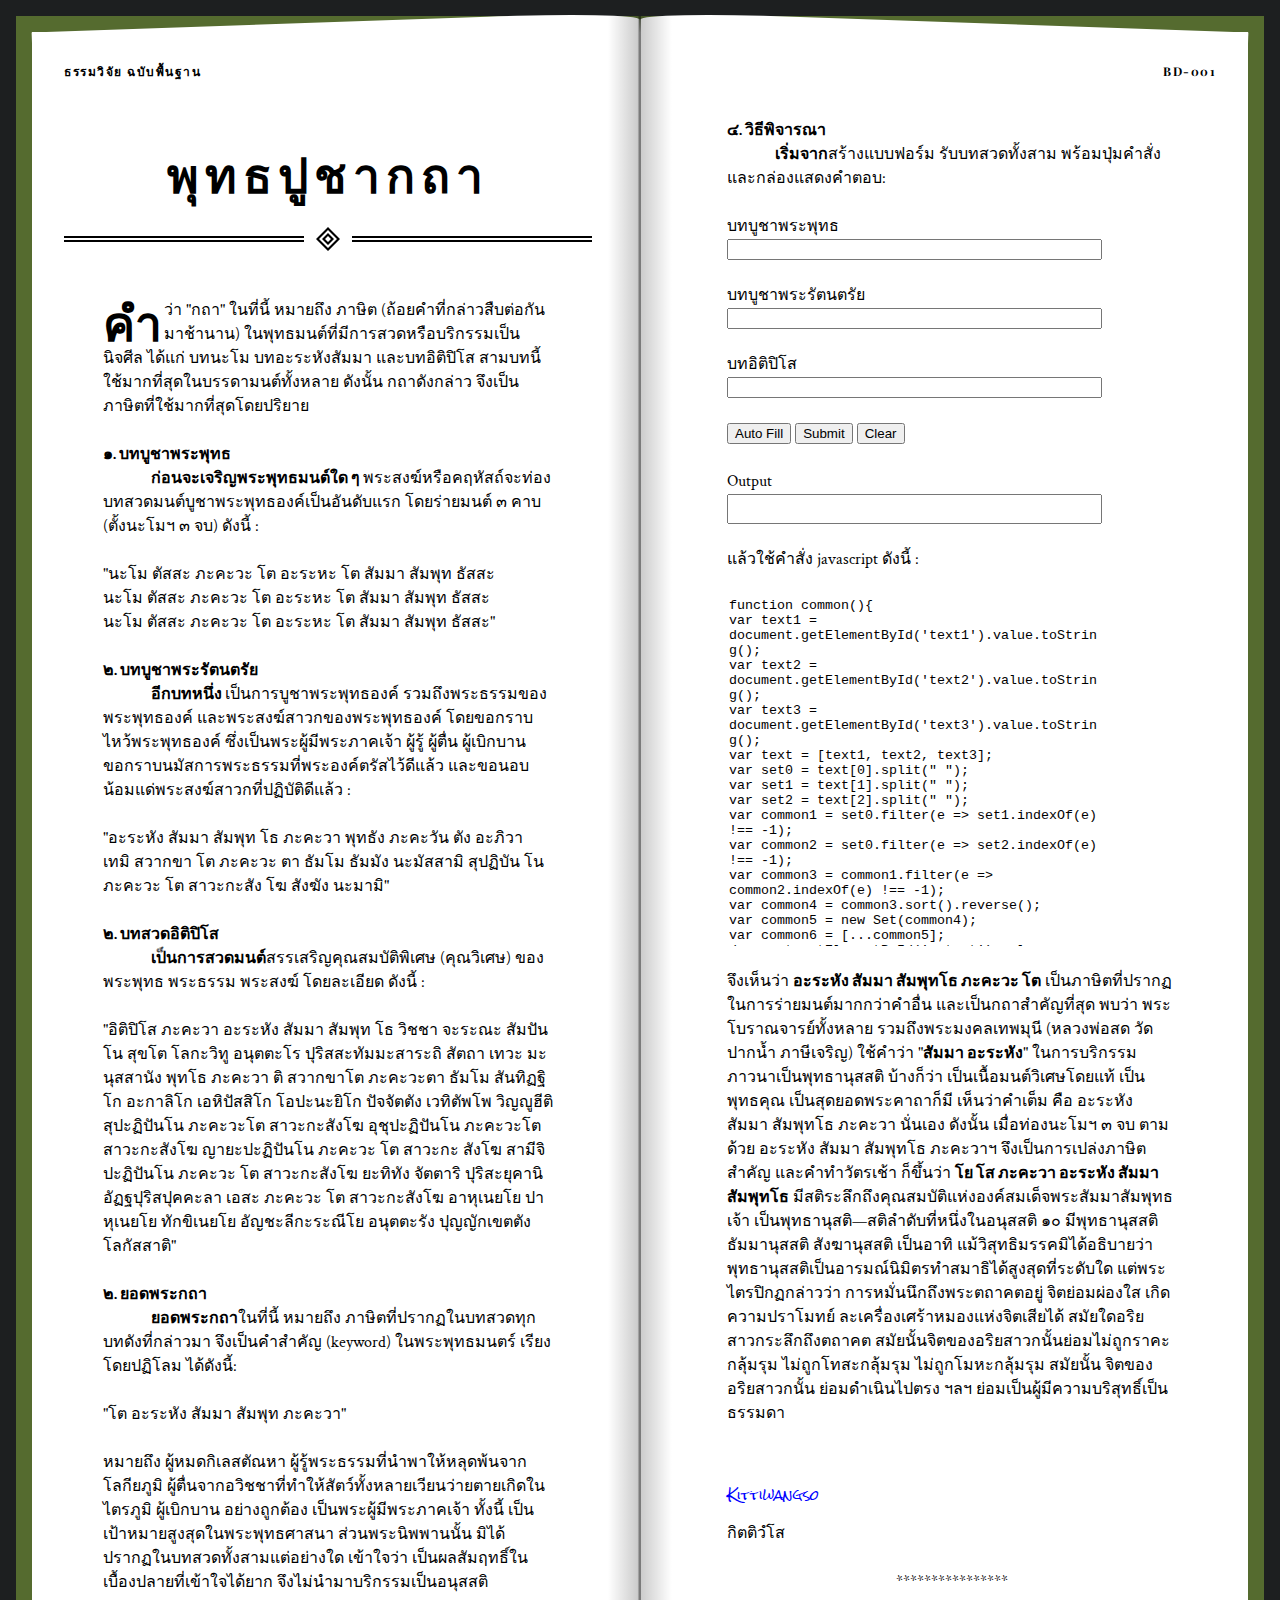
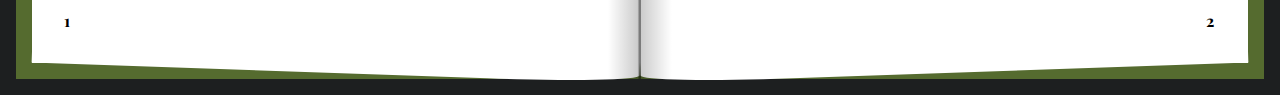
<file: spell.html>
<html>
<head><meta http-equiv="Content-Type" content="text/html; charset=UTF-8">
<link rel="stylesheet" href="book.css">
<title>e-Request | Workflow</title>
	<script src="underscore-min.js"></script>
	<script src="raphael-min.js"></script>
	<script src="sequence-diagram-min.js">	</script>
</head>

<body>

<style>
.spell {
	width:100%
}
.code {
	width:100%;
	border:none;
	height:350px;
	resize:none;
	overflow:hidden
}
.output{
	width:100%;
	height:30px;
	resize:none;
	overflow:hidden
}

</style>

<div id="wrapper">
    <div id="container">

        <section class="open-book">
            <header>
                <h1>ธรรมวิจัย ฉบับพื้นฐาน</h1>
                <h6>BD-001</h6>
            </header>
            <article>
    <h2 class="chapter-title">พุทธปูชากถา<br></h2>

<p>คำว่า "กถา" ในที่นี้ หมายถึง ภาษิต (ถ้อยคำที่กล่าวสืบต่อกันมาช้านาน) ในพุทธมนต์ที่มีการสวดหรือบริกรรมเป็นนิจศีล ได้แก่ บทนะโม บทอะระหังสัมมา และบทอิติปิโส สามบทนี้ใช้มากที่สุดในบรรดามนต์ทั้งหลาย ดังนั้น กถาดังกล่าว จึงเป็นภาษิตที่ใช้มากที่สุดโดยปริยาย 

</p><br>
<dd>
<strong>๑. บทบูชาพระพุทธ</strong>
</dd>

<p>
</p><p><b>ก่อนจะเจริญพระพุทธมนต์ใด ๆ </b> พระสงฆ์หรือคฤหัสถ์จะท่องบทสวดมนต์บูชาพระพุทธองค์เป็นอันดับแรก โดยร่ายมนต์ ๓ คาบ (ตั้งนะโมฯ ๓ จบ) ดังนี้ :<br><br>
<dd>
"นะโม ตัสสะ ภะคะวะ โต อะระหะ โต สัมมา สัมพุท ธัสสะ<br>
นะโม ตัสสะ ภะคะวะ โต อะระหะ โต สัมมา สัมพุท ธัสสะ<br>
นะโม ตัสสะ ภะคะวะ โต อะระหะ โต สัมมา สัมพุท ธัสสะ"
</dd>

</p><br>
<dd>
<strong>๒. บทบูชาพระรัตนตรัย</strong>
</dd>

<p><b>อีกบทหนึ่ง </b> เป็นการบูชาพระพุทธองค์ รวมถึงพระธรรมของพระพุทธองค์ และพระสงฆ์สาวกของพระพุทธองค์  โดยขอกราบไหว้พระพุทธองค์ ซึ่งเป็นพระผู้มีพระภาคเจ้า ผู้รู้ ผู้ตื่น ผู้เบิกบาน ขอกราบนมัสการพระธรรมที่พระองค์ตรัสไว้ดีแล้ว และขอนอบน้อมแด่พระสงฆ์สาวกที่ปฏิบัติดีแล้ว :<br><br>
<dd>
"อะระหัง สัมมา สัมพุท โธ ภะคะวา พุทธัง ภะคะวัน ตัง อะภิวา เทมิ สวากขา โต ภะคะวะ ตา ธัมโม ธัมมัง นะมัสสามิ สุปฏิบัน โน ภะคะวะ โต สาวะกะสัง โฆ สังฆัง นะมามิ"<br>


</dd>
<dd><br>
<strong>๒. บทสวดอิติปิโส</strong>
</dd>
<p><b>เป็นการสวดมนต์</b>สรรเสริญคุณสมบัติพิเศษ (คุณวิเศษ) ของพระพุทธ พระธรรม พระสงฆ์ โดยละเอียด ดังนี้ :<br><br>
"อิติปิโส ภะคะวา อะระหัง สัมมา สัมพุท โธ วิชชา จะระณะ สัมปันโน สุขโต โลกะวิทู อนุตตะโร ปุริสสะทัมมะสาระถิ สัตถา เทวะ มะนุสสานัง พุทโธ ภะคะวา ติ
สวากขาโต ภะคะวะตา ธัมโม สันทิฏฐิโก อะกาลิโก เอหิปัสสิโก โอปะนะยิโก ปัจจัตตัง เวทิตัพโพ วิญญูฮีติ สุปะฏิปันโน ภะคะวะโต สาวะกะสังโฆ อุชุปะฏิปันโน ภะคะวะโต สาวะกะสังโฆ
ญายะปะฏิปันโน ภะคะวะ โต สาวะกะ สังโฆ สามีจิปะฏิปันโน ภะคะวะ โต สาวะกะสังโฆ ยะทิทัง จัตตาริ ปุริสะยุคานิ อัฏฐปุริสปุคคะลา เอสะ ภะคะวะ โต สาวะกะสังโฆ 
อาหุเนยโย ปาหุเนยโย ทักขิเนยโย อัญชะลีกะระณีโย อนุตตะรัง ปุญญักเขตตัง โลกัสสาติ"
<br>

<dd><br>
<strong>๒. ยอดพระกถา</strong>
</dd>
<p><b>ยอดพระกถา</b>ในที่นี้ หมายถึง ภาษิตที่ปรากฏในบทสวดทุกบทดังที่กล่าวมา จึงเป็นคำสำคัญ (keyword) ในพระพุทธมนตร์ เรียงโดยปฏิโลม ได้ดังนี้:<br><br>
"โต อะระหัง สัมมา สัมพุท ภะคะวา"
<dd><br>
หมายถึง ผู้หมดกิเลสตัณหา ผู้รู้พระธรรมที่นำพาให้หลุดพ้นจากโลกียภูมิ ผู้ตื่นจากอวิชชาที่ทำให้สัตว์ทั้งหลายเวียนว่ายตายเกิดในไตรภูมิ ผู้เบิกบาน อย่างถูกต้อง เป็นพระผู้มีพระภาคเจ้า ทั้งนี้ เป็นเป้าหมายสูงสุดในพระพุทธศาสนา ส่วนพระนิพพานนั้น มิได้ปรากฏในบทสวดทั้งสามแต่อย่างใด เข้าใจว่า เป็นผลสัมฤทธิ์ในเบื้องปลายที่เข้าใจได้ยาก จึงไม่นำมาบริกรรมเป็นอนุสสติ
</p>

<dd><br>
<strong>๔. วิธีพิจารณา</strong>
</dd>
<p><b>เริ่มจาก</b>สร้างแบบฟอร์ม รับบทสวดทั้งสาม พร้อมปุ่มคำสั่ง และกล่องแสดงคำตอบ:<br><br>
<label for='text1'>บทบูชาพระพุทธ</lable><br>
<input class="spell" id='text1'></input><br><br>

<label for='text2'>บทบูชาพระรัตนตรัย</lable><br>
<input class="spell" id='text2'></input><br><br>

<label for='text3'>บทอิติปิโส</lable><br>
<input class="spell" id='text3'></input><br><br>

<input type="button" onclick='autoFill()' value="Auto Fill">

<input type="button" onclick='common()' value="Submit">
<input type="button" onclick='clearBox()' value="Clear">

<br><br>
<label for='output'>Output</lable><br>
<textarea id='output' class='output'></textarea>
<br><br>

<dd>แล้วใช้คำสั่ง javascript ดังนี้ :</strong><br><br>

<textarea class='code'>
function common(){
var text1 = document.getElementById('text1').value.toString();
var text2 = document.getElementById('text2').value.toString();
var text3 = document.getElementById('text3').value.toString();
var text = [text1, text2, text3];
var set0 = text[0].split(" ");
var set1 = text[1].split(" ");
var set2 = text[2].split(" ");
var common1 = set0.filter(e => set1.indexOf(e) !== -1);
var common2 = set0.filter(e => set2.indexOf(e) !== -1);
var common3 = common1.filter(e => common2.indexOf(e) !== -1);
var common4 = common3.sort().reverse();
var common5 = new Set(common4);
var common6 = [...common5];
document.getElementById('output').value = common6;

</textarea>
<br><br>
จึงเห็นว่า <strong>อะระหัง สัมมา สัมพุทโธ ภะคะวะ โต</strong> เป็นภาษิตที่ปรากฏในการร่ายมนต์มากกว่าคำอื่น และเป็นกถาสำคัญที่สุด พบว่า พระโบราณจารย์ทั้งหลาย รวมถึงพระมงคลเทพมุนี (หลวงพ่อสด วัดปากน้ำ ภาษีเจริญ) ใช้คำว่า "<strong>สัมมา อะระหัง</strong>" ในการบริกรรมภาวนาเป็นพุทธานุสสติ บ้างก็ว่า เป็นเนื้อมนต์วิเศษโดยแท้ เป็นพุทธคุณ เป็นสุดยอดพระคาถาก็มี เห็นว่าคำเต็ม คือ อะระหัง สัมมา สัมพุทโธ ภะคะวา นั่นเอง ดังนั้น เมื่อท่องนะโมฯ ๓ จบ ตามด้วย อะระหัง สัมมา สัมพุทโธ ภะคะวาฯ จึงเป็นการเปล่งภาษิตสำคัญ และคำทำวัตรเช้า ก็ขึ้นว่า <strong>โย โส ภะคะวา อะระหัง สัมมาสัมพุทโธ</strong> มีสติระลึกถึงคุณสมบัติแห่งองค์สมเด็จพระสัมมาสัมพุทธเจ้า เป็นพุทธานุสติ&mdash;สติลำดับที่หนึ่งในอนุสสติ ๑๐ มีพุทธานุสสติ ธัมมานุสสติ สังฆานุสสติ เป็นอาทิ แม้วิสุทธิมรรคมิได้อธิบายว่าพุทธานุสสติเป็นอารมณ์นิมิตรทำสมาธิได้สูงสุดที่ระดับใด แต่พระไตรปิกฏกล่าวว่า การหมั่นนึกถึงพระตถาคตอยู่ จิตย่อมผ่องใส เกิดความปราโมทย์ ละเครื่องเศร้าหมองแห่งจิตเสียได้ สมัยใดอริยสาวกระลึกถึงตถาคต สมัยนั้นจิตของอริยสาวกนั้นย่อมไม่ถูกราคะกลุ้มรุม ไม่ถูกโทสะกลุ้มรุม ไม่ถูกโมหะกลุ้มรุม สมัยนั้น จิตของอริยสาวกนั้น ย่อมดำเนินไปตรง ฯลฯ ย่อมเป็นผู้มีความบริสุทธิ์เป็นธรรมดา

<br><br>
<br><br>
<left><sup style="color:blue;align:left">Kittiwangso</sup></left><br>
กิตติวํโส<br><br>
<center>****************</center>


            </article>
            <footer>
                <ol id="page-numbers">
                    <li>1</li>
                    <li>2</li>
                </ol>
            </footer>
        </section>

    </div>
</div>
<script>
function common(){
var text1 = document.getElementById('text1').value.toString();
var text2 = document.getElementById('text2').value.toString();
var text3 = document.getElementById('text3').value.toString();

var text = 	[text1, text2, text3];

var set0 = text[0].split(" ");
var set1 = text[1].split(" ");
var set2 = text[2].split(" ");

var common1 = set0.filter(e => set1.indexOf(e) !== -1);
var common2 = set0.filter(e => set2.indexOf(e) !== -1);
var common3 = common1.filter(e => common2.indexOf(e) !== -1);
var common4 = common3.sort().reverse();
var common5 = new Set(common4);
var common6 = [...common5];
document.getElementById('output').value = common6;
}

function clearBox(){
	document.getElementById('text1').value="";
	document.getElementById('text2').value="";
	document.getElementById('text3').value="";
	document.getElementById('output').value="";
}

function autoFill(){
	document.getElementById('text1').value='นะโม ตัสสะ ภะคะวะ โต อะระหะ [ อะระหัง ] โต สัมมา สัมพุท ธัสสะ นะโม ตัสสะ ภะคะวะ โต อะระหะ [ อะระหัง ] โต สัมมา สัมพุท ธัสสะ นะโม ตัสสะ ภะคะวะ โต อะระหะ [ อะระหัง ] โต สัมมา สัมพุท ธัสสะ';
	document.getElementById('text2').value='อะระหัง สัมมา สัมพุท โธ ภะคะวา พุทธัง ภะคะวัน ตัง อะภิวา เทมิ สวากขา โต ภะคะวะ ตา ธัมโม ธัมมัง นะมัสสามิ สุปฏิบัน โน ภะคะวะ โต สาวะกะสัง โฆ สังฆัง นะมามิ';
	document.getElementById('text3').value='อิติปิโส ภะคะวา อะระหัง สัมมา สัมพุท โธ วิชชา จะระณะ สัมปันโน สุขโต โลกะวิทู อนุตตะโร ปุริสสะทัมมะสาระถิ สัตถา เทวะ มะนุสสานัง พุทโธ ภะคะวา ติ สวากขาโต ภะคะวะตา ธัมโม สันทิฏฐิโก อะกาลิโก เอหิปัสสิโก โอปะนะยิโก ปัจจัตตัง เวทิตัพโพ วิญญูฮีติ สุปะฏิปันโน ภะคะวะโต สาวะกะสังโฆ อุชุปะฏิปันโน ภะคะวะโต สาวะกะสังโฆ ญายะปะฏิปันโน ภะคะวะ โต สาวะกะ สังโฆ สามีจิปะฏิปันโน ภะคะวะ โต สาวะกะสังโฆ ยะทิทัง จัตตาริ ปุริสะยุคานิ อัฏฐปุริสปุคคะลา เอสะ ภะคะวะ โต สาวะกะสังโฆ อาหุเนยโย ปาหุเนยโย ทักขิเนยโย อัญชะลีกะระณีโย อนุตตะรัง ปุญญักเขตตัง โลกัสสาติ';
	document.getElementById('output').value="";
}

</script>

</body></html>
</file>
<file: book.css>
@import url(https://fonts.googleapis.com/css?family=Crimson+Text:400,700,900,400italic,700italic,900italic|Playfair+Display:400,700,900,400italic,700italic,900italic|Rock+Salt:400);

*,
:before,
:after {
    box-sizing: border-box;
}

.w {
  height: 18px;
  width: 18px;
  background-color: #fff;
  border-radius: 50%;
  display: inline-block;
  text-align: center;
  font: 14px Arial, sans-serif;
  border: 1px solid #000;

}

.b {
  height: 18px;
  width: 18px;
  background-color: black;
  border-radius: 50%;
  display: inline-block;
  text-align: center;
  font: 14px Arial, sans-serif;
  border: 1px solid #000;
  color: white;

}

/* Numbered lists like 1, 1.1, 2.2.1... */
/*
.open-book article ol li {display:block;} /* hide original list counter */ 
.open-book article ol > li:first-child {counter-reset: item;} /* reset counter */
.open-book article ol > li {counter-increment: item; position: relative;} /* increment counter */
*/
.open-book article ol > li:before {content:counters(item, ".") ". "; position: absolute; margin-right: 100%; right: 10px;} /* print counter */


body {
    background-color: #1d1f20;
    color: #e5e5e5;
    font: 16px/1.25 'Crimson Text', sans-serif;
    margin: 0;

}

#wrapper {
    margin-left: auto;
    margin-right: auto;
    max-width: 80em;
}

#container {
    float: left;
    padding: 1em;
    width: 100%;
}



/*** OPEN BOOK ***/

.open-book {
    background: #fff; // paper color
    box-shadow: rgba(0,0,0,0.5) 0 1em 3em;
    color: #000;
    padding: 2em;
}


.open-book * {
    position: relative;
}

/* Highlight */
.open-book *::-moz-selection {
    background: rgba(222,255,0,0.75);
}

.open-book *::selection {
    background: rgba(222,255,0,0.75);
}

/* Header/Footer */
.open-book header {
    padding-bottom: 1em;
}

.open-book header *,
.open-book footer * {
    font: 700 1em/1.25 'Playfair Display', sans-serif;
    letter-spacing: 0.125em;
    margin: 0;
}

.open-book header * {
    font-size: 0.75em;
    text-transform: uppercase;
}

.open-book footer {
    padding-top: 1em;
}

.open-book footer #page-numbers {
    display: none;
    list-style: none;
    padding: 0;
    text-align: left;
}

.open-book footer #page-numbers > li:last-child {
    text-align: right;
}

/* Chapter Title */
.open-book .chapter-title {
    background: url([data-uri]) bottom center no-repeat;
    background-size: 0.5em 0.5em;
    font: 700 7vw/1.25 'Playfair Display', sans-serif;
    letter-spacing: 0.125em;
    margin: 0 0 1em 0;
    padding: 1em 0;
    position: relative;
    text-align: center;
    text-transform: uppercase;
}

.open-book .chapter-title:before,
.open-book .chapter-title:after {
    border: solid 0 #000;
    border-width: 0.05em 0;
    bottom: calc((0.125em / 2) * 3);
    content: '';
    height: 0.15em;
    position: absolute;
    width: calc(50% - (1em / 2));
}

.open-book .chapter-title:before {
    left: 0;
}

.open-book .chapter-title:after {
    right: 0;
}

/* Body Copy */
.open-book article {
    line-height: 1.5;
}

.open-book article *:not(.chapter-title):not(hr):not(dl) {
    margin: 0 auto;
    max-width: 28.125em;
}

.open-book article p {
    text-indent: 2em;
}

.open-book .chapter-title + p:first-of-type {
    text-indent: 0;
}

.open-book .chapter-title + p:first-of-type:first-letter {
    float: left;
    font: 700 3em/0.65 'Playfair Display', sans-serif;
    padding: 0.15em 0.05em 0 0;
    text-transform: uppercase;
}

.open-book article > ul,
.open-book article > ol {
    padding-left: 3em;
}

.open-book article > ul ul {
    padding-left: 1em;
}



.open-book a {
    background: url([data-uri]) bottom repeat-x;
    background-size: auto 0.25em;
    color: inherit;
    text-decoration: none;
}


.open-book s,
.open-book strike {
    background: url([data-uri]) center repeat-x;
    background-size: auto 0.5em;
    color: rgba(0,0,0,0.5);
    text-decoration: none;
}

.open-book sup {
    color: #cc0000;
    font-family: 'Rock Salt', cursive;
    left: 0;
    margin-top: -1em!important;
    max-width: 100%!important;
    position: absolute;
    text-align: center;
    width: 100%;
}

.open-book mark {
    background: linear-gradient(to bottom, rgba(222,255,0,1) 0%,rgba(222,255,0,0.5) 60%,rgba(222,255,0,1) 100%);
}

.open-book mark.pink {
    background: linear-gradient(to bottom, rgba(255,69,190,1) 0%,rgba(255,107,203,0.5) 60%,rgba(255,107,203,1) 100%);
}

.open-book mark.blue {
    background: linear-gradient(to bottom, rgba(73,179,255,1) 0%,rgba(107,193,255,0.5) 60%,rgba(107,193,255,1) 100%);
}

.open-book mark.green {
    background: linear-gradient(to bottom, rgba(67,226,15,1) 0%,rgba(39,229,54,0.5) 60%,rgba(39,229,54,1) 100%);
}

.open-book mark.orange {
    background: linear-gradient(to bottom, rgba(255,134,9,1) 0%,rgba(255,177,34,0.5) 60%,rgba(255,177,34,1) 100%);
}

.open-book hr {
    background-color: #000;
    border: 0;
    height: 2px;
    margin: 1em 0;
}

.open-book dl {
    border: solid 0 #ccc;
    border-width: 0.0625em 0;
    break-inside: avoid-column;
    margin: 1em auto;
    padding: 1em 0;
}



/*** MEDIA QUERIES ***/
@media only screen and ( min-width: 50em ) {

    .open-book {
        margin: 1em;
        position: relative;
    }

    .open-book:before {
        background-color: #556B2F; // #8B4513; cover color
        border-radius: 0.25em;
        bottom: -1em;
        content: '';
        left: -1em;
        position: absolute;
        right: -1em;
        top: -1em;
        z-index: -1;
    }

    .open-book:after {
        background: linear-gradient(to right, transparent 0%,rgba(0,0,0,0.2) 46%,rgba(0,0,0,0.5) 49%,rgba(0,0,0,0.6) 50%,rgba(0,0,0,0.5) 51%,rgba(0,0,0,0.2) 52%,transparent 100%);
        bottom: -1em;
        content: '';
        left: 50%;
        position: absolute;
        top: -1em;
        transform: translate(-50%,0);
        width: 4em;
        z-index: 1;
    }

    .open-book > * {
        column-count: 2;
        column-gap: 6em;
        position: relative;
        z-index: 1;
    }

    /* Header/Footer */
    .open-book header:before,
    .open-book header:after,
    .open-book footer:before,
    .open-book footer:after {
        background: #fff;
        border-radius: 25%;
        content: '';
        height: 2em;
        position: absolute;
        z-index: -1;
        width: calc(50% + 2em);
    }

    .open-book header:before,
    .open-book footer:before,
    .open-book footer:after {
        border-top-left-radius: 0;
    }

    .open-book header:after,
    .open-book footer:before,
    .open-book footer:after {
        border-top-right-radius: 0;
    }

    .open-book header:before,
    .open-book header:after,
    .open-book footer:after {
        border-bottom-right-radius: 0;
    }

    .open-book header:before,
    .open-book header:after,
    .open-book footer:before {
        border-bottom-left-radius: 0;
    }

    .open-book header:before,
    .open-book header:after {
        top: -2.65em;
    }

    .open-book header:before,
    .open-book footer:before {
        right: 50%;
    }

    .open-book header:before {
        transform: rotate(-2deg);
    }

    .open-book header:after,
    .open-book footer:after {
        left: 50%;
    }

    .open-book header:after {
        transform: rotate(2deg);
    }

    .open-book footer:before,
    .open-book footer:after {
        bottom: -2.65em;
    }

    .open-book footer:before {
        transform: rotate(2deg);
    }

    .open-book footer:after {
        transform: rotate(-2deg);
    }

    .open-book header > *:last-child,
    .open-book footer > *:last-child {
        text-align: right;
    }

    .open-book footer #page-numbers {
        display: block;
    }

    /* Chapter Title */
    .open-book .chapter-title {
        font-size: 3em;
    }

    .open-book .chapter-title:before,
    .open-book .chapter-title:after {
        height: 0.125em;
    }

    /* Body Copy */
    .open-book article p {
        text-indent: 3em;
    }

    .open-book article > ul,
    .open-book article > ol {
        padding-left: 4em;
    }

}
</file>
